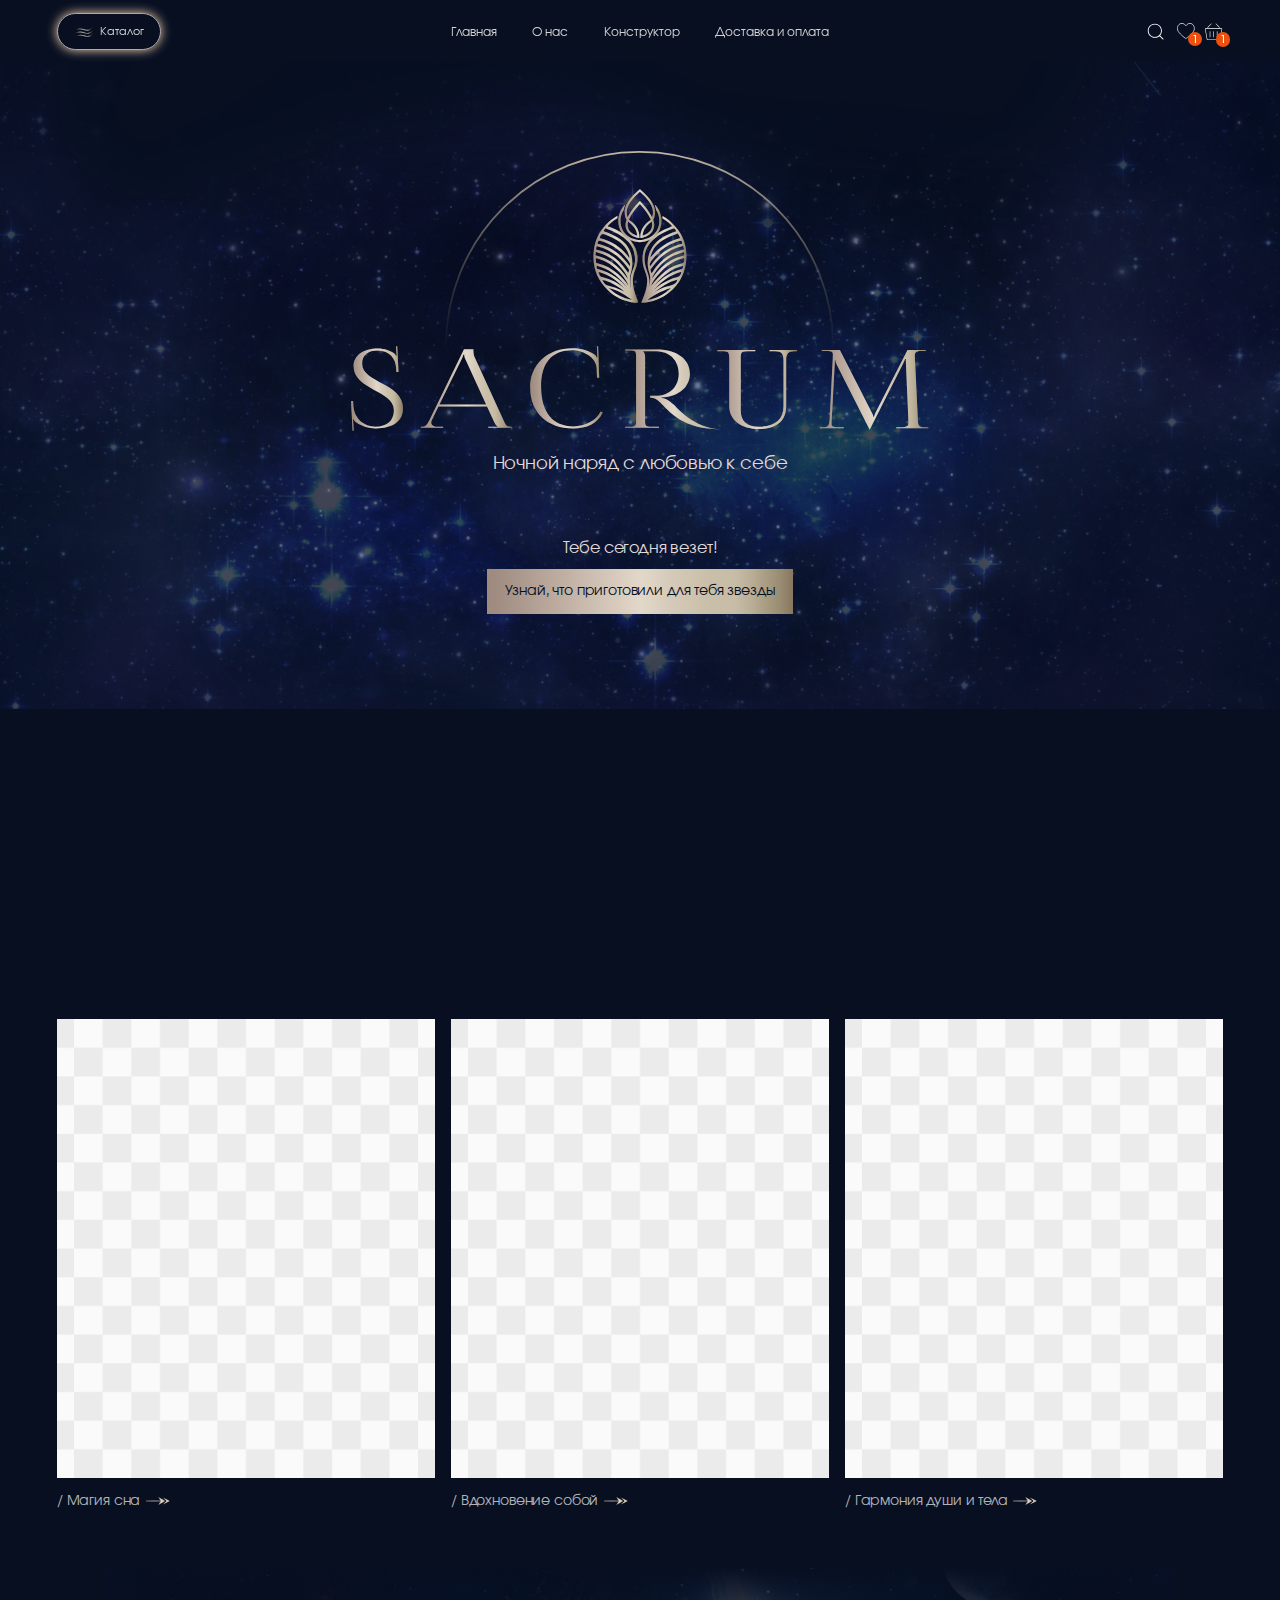
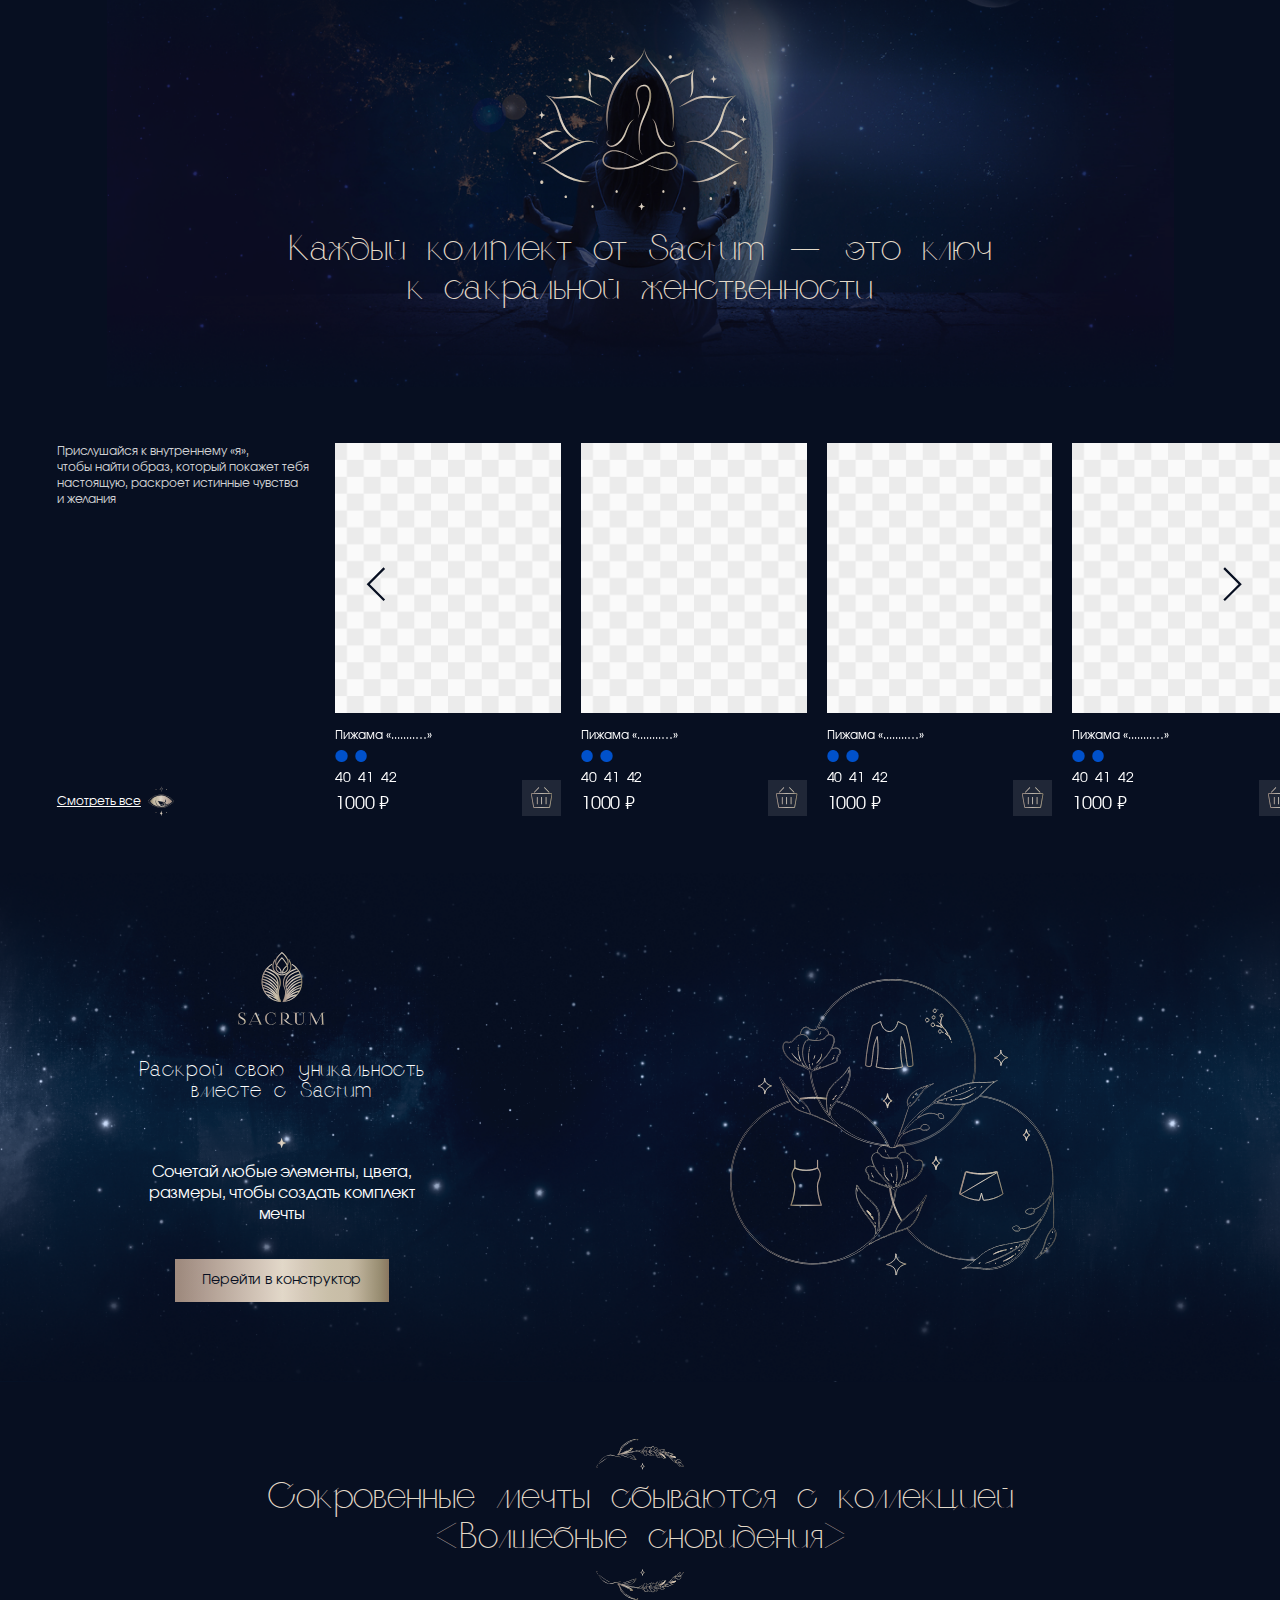
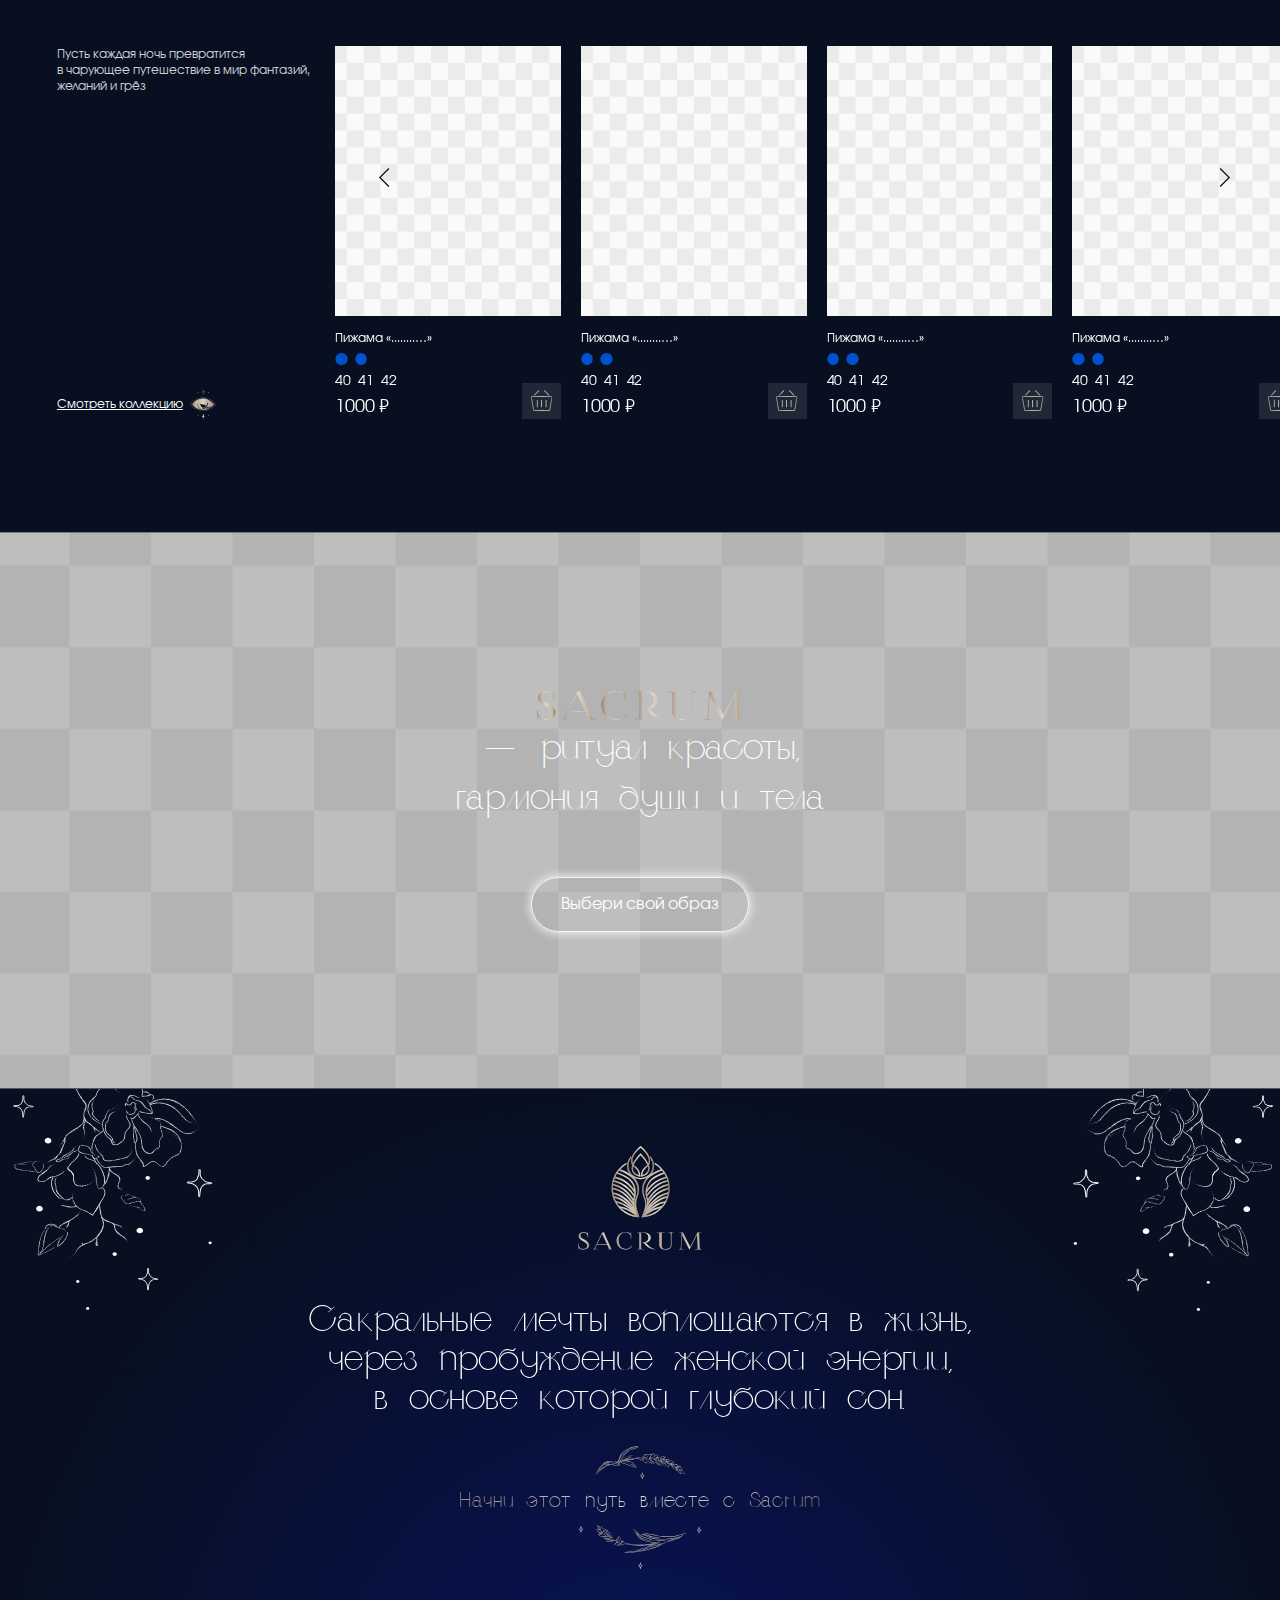
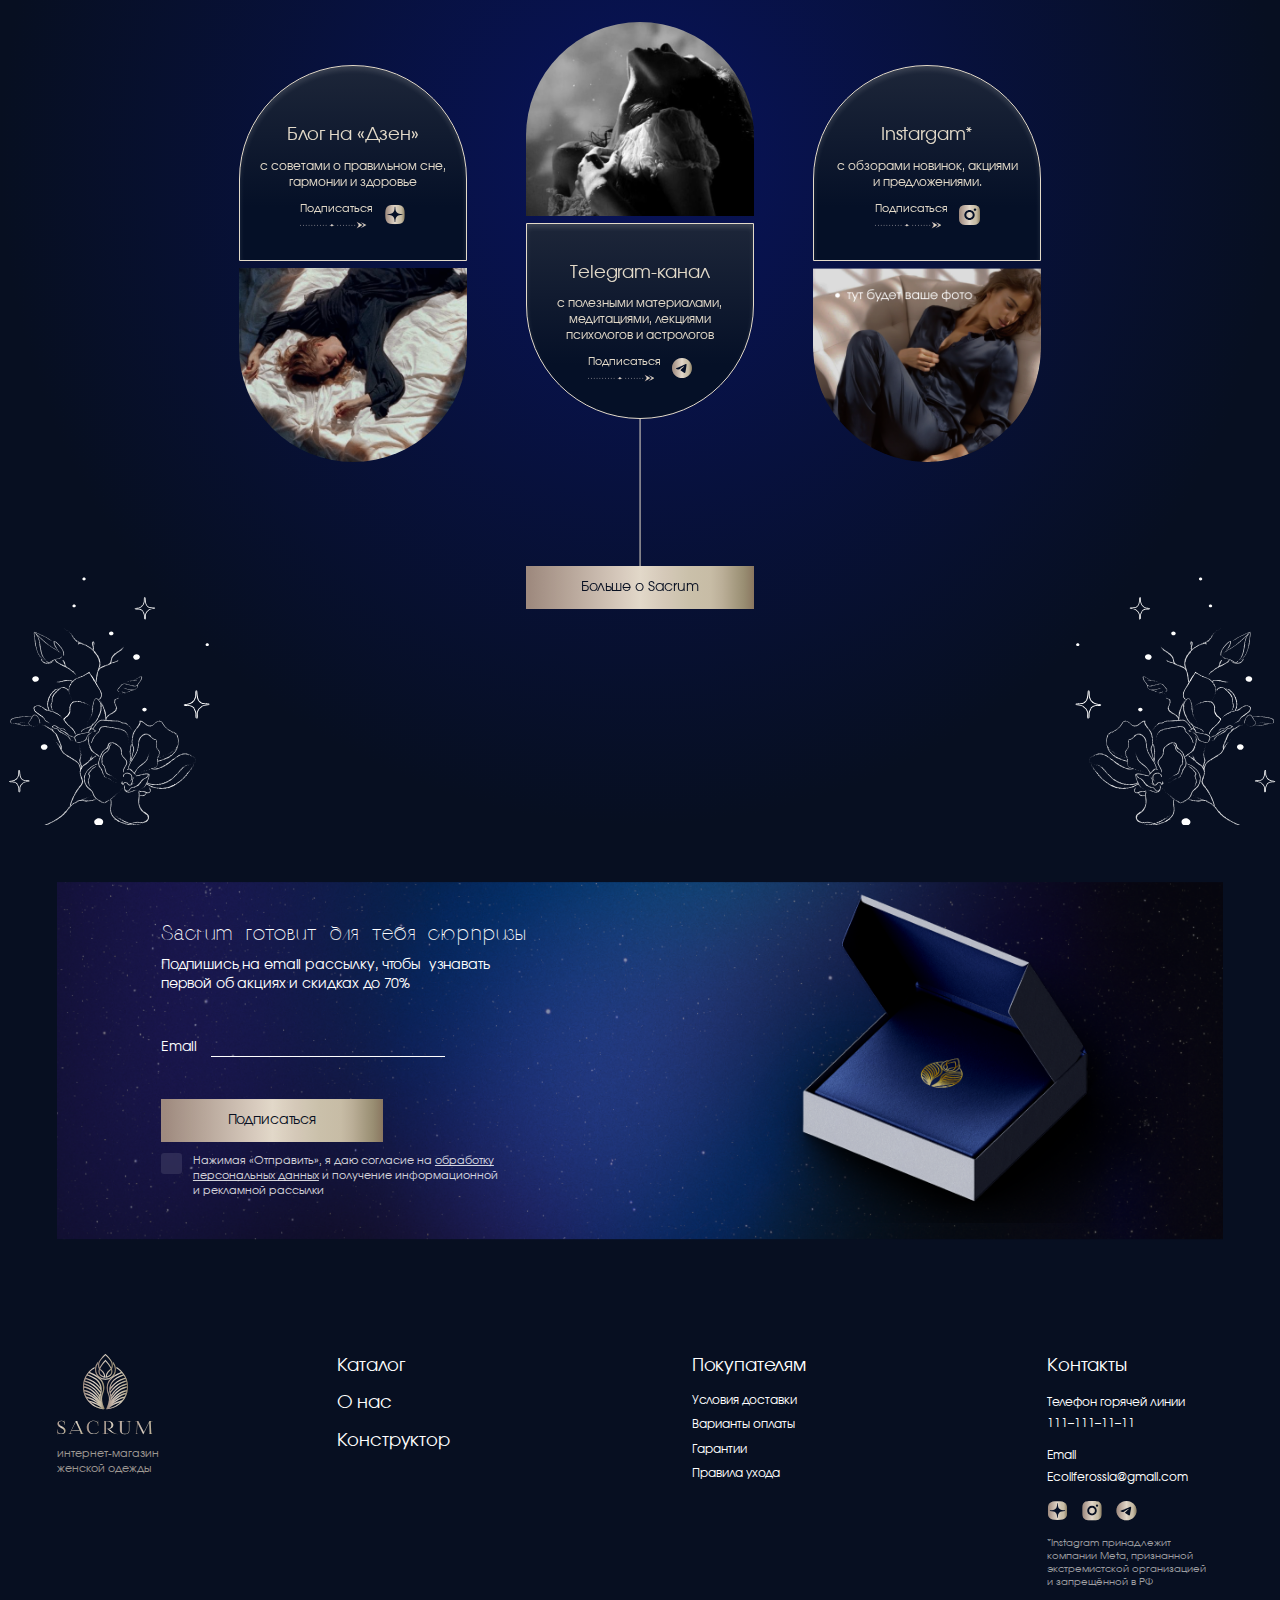
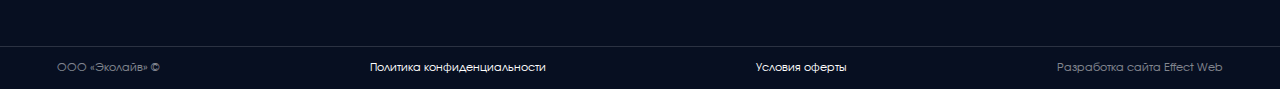
<file: index.html>
<!DOCTYPE html>
<html lang="ru">

<head>
    <meta charset="UTF-8">
    <meta name="viewport" content="width=device-width, initial-scale=1.0">
    <title>Sacrum</title>
    <link rel="stylesheet" href="https://cdn.jsdelivr.net/npm/swiper@11/swiper-bundle.min.css" />
    <script src="https://cdn.jsdelivr.net/npm/swiper@11/swiper-bundle.min.js"></script>
    <script src="https://code.jquery.com/jquery-3.7.1.min.js"></script>


    <link rel="stylesheet" href="asssets/fonts/stylesheet.css">
    <link rel="stylesheet" href="asssets/css/style.css">
</head>

<body class="main_page">
    <header id="header">
        <div class="container">
            <div class="header__wrap">
                <div class="header__left">
                    <button class="header__menu_mobile">
                        <svg width="16" height="16" viewBox="0 0 16 16" fill="none" xmlns="http://www.w3.org/2000/svg">
                            <rect y="2.5" width="16" height="1" rx="0.5" fill="white" />
                            <rect y="7.5" width="16" height="1" rx="0.5" fill="white" />
                            <rect y="12.5" width="16" height="1" rx="0.5" fill="white" />
                        </svg>
                    </button>
                    <a href="" class="header__catalog">
                        <svg xmlns="http://www.w3.org/2000/svg" width="23" height="14" viewBox="0 0 23 14" fill="none">
                            <path
                                d="M19.6706 3.54545C20.0762 3.13131 20.3989 2.69123 20.6531 2.27413C20.4246 2.83539 20.1066 3.44894 19.667 4.02527C19.0148 4.88043 18.0957 5.65274 16.8019 6.05386C15.5074 6.45516 13.8243 6.48911 11.6373 5.84365C7.06087 4.49291 4.35578 4.66365 2.78465 5.19126C2.49229 5.28944 2.23955 5.39987 2.02169 5.5149C2.30848 5.25791 2.6692 4.99351 3.11728 4.75664C4.69691 3.92161 7.38927 3.41518 11.8087 4.83391L11.8546 4.69109L11.8087 4.83391C13.8027 5.47398 15.411 5.51955 16.7027 5.21838C17.9949 4.91711 18.9598 4.27127 19.6706 3.54545ZM20.0391 7.05153C20.4447 6.63738 20.7674 6.19731 21.0216 5.78021C20.7931 6.34147 20.4751 6.95502 20.0356 7.53135C19.3833 8.38651 18.4642 9.15882 17.1704 9.55994C15.8759 9.96124 14.1928 9.99519 12.0058 9.34973C7.42937 7.99899 4.72428 8.16973 3.15315 8.69734C2.86079 8.79552 2.60805 8.90595 2.3902 9.02098C2.67698 8.76398 3.0377 8.49959 3.48578 8.26272C5.06541 7.42769 7.75778 6.92125 12.1772 8.33998L12.2231 8.19716L12.1772 8.33999C14.1712 8.98006 15.7795 9.02563 17.0712 8.72446C18.3634 8.42318 19.3283 7.77735 20.0391 7.05153ZM20.4076 10.5576C20.8132 10.1435 21.1359 9.70339 21.3901 9.28629C21.1616 9.84755 20.8436 10.4611 20.4041 11.0374C19.7518 11.8926 18.8327 12.6649 17.5389 13.066C16.2444 13.4673 14.5613 13.5013 12.3743 12.8558C7.79788 11.5051 5.09278 11.6758 3.52165 12.2034C3.2293 12.3016 2.97656 12.412 2.7587 12.5271C3.04549 12.2701 3.4062 12.0057 3.85429 11.7688C5.43391 10.9338 8.12628 10.4273 12.5457 11.8461L12.5916 11.7032L12.5457 11.8461C14.5397 12.4861 16.148 12.5317 17.4397 12.2305C18.7319 11.9293 19.6969 11.2834 20.4076 10.5576Z"
                                fill="url(#paint0_linear_2001_634)" />
                            <path
                                d="M19.6706 3.54545C20.0762 3.13131 20.3989 2.69123 20.6531 2.27413C20.4246 2.83539 20.1066 3.44894 19.667 4.02527C19.0148 4.88043 18.0957 5.65274 16.8019 6.05386C15.5074 6.45516 13.8243 6.48911 11.6373 5.84365C7.06087 4.49291 4.35578 4.66365 2.78465 5.19126C2.49229 5.28944 2.23955 5.39987 2.02169 5.5149C2.30848 5.25791 2.6692 4.99351 3.11728 4.75664C4.69691 3.92161 7.38927 3.41518 11.8087 4.83391L11.8546 4.69109L11.8087 4.83391C13.8027 5.47398 15.411 5.51955 16.7027 5.21838C17.9949 4.91711 18.9598 4.27127 19.6706 3.54545ZM20.0391 7.05153C20.4447 6.63738 20.7674 6.19731 21.0216 5.78021C20.7931 6.34147 20.4751 6.95502 20.0356 7.53135C19.3833 8.38651 18.4642 9.15882 17.1704 9.55994C15.8759 9.96124 14.1928 9.99519 12.0058 9.34973C7.42937 7.99899 4.72428 8.16973 3.15315 8.69734C2.86079 8.79552 2.60805 8.90595 2.3902 9.02098C2.67698 8.76398 3.0377 8.49959 3.48578 8.26272C5.06541 7.42769 7.75778 6.92125 12.1772 8.33998L12.2231 8.19716L12.1772 8.33999C14.1712 8.98006 15.7795 9.02563 17.0712 8.72446C18.3634 8.42318 19.3283 7.77735 20.0391 7.05153ZM20.4076 10.5576C20.8132 10.1435 21.1359 9.70339 21.3901 9.28629C21.1616 9.84755 20.8436 10.4611 20.4041 11.0374C19.7518 11.8926 18.8327 12.6649 17.5389 13.066C16.2444 13.4673 14.5613 13.5013 12.3743 12.8558C7.79788 11.5051 5.09278 11.6758 3.52165 12.2034C3.2293 12.3016 2.97656 12.412 2.7587 12.5271C3.04549 12.2701 3.4062 12.0057 3.85429 11.7688C5.43391 10.9338 8.12628 10.4273 12.5457 11.8461L12.5916 11.7032L12.5457 11.8461C14.5397 12.4861 16.148 12.5317 17.4397 12.2305C18.7319 11.9293 19.6969 11.2834 20.4076 10.5576Z"
                                fill="#FFE9BF" fill-opacity="0.24" style="mix-blend-mode:saturation" />
                            <path
                                d="M19.6706 3.54545C20.0762 3.13131 20.3989 2.69123 20.6531 2.27413C20.4246 2.83539 20.1066 3.44894 19.667 4.02527C19.0148 4.88043 18.0957 5.65274 16.8019 6.05386C15.5074 6.45516 13.8243 6.48911 11.6373 5.84365C7.06087 4.49291 4.35578 4.66365 2.78465 5.19126C2.49229 5.28944 2.23955 5.39987 2.02169 5.5149C2.30848 5.25791 2.6692 4.99351 3.11728 4.75664C4.69691 3.92161 7.38927 3.41518 11.8087 4.83391L11.8546 4.69109L11.8087 4.83391C13.8027 5.47398 15.411 5.51955 16.7027 5.21838C17.9949 4.91711 18.9598 4.27127 19.6706 3.54545ZM20.0391 7.05153C20.4447 6.63738 20.7674 6.19731 21.0216 5.78021C20.7931 6.34147 20.4751 6.95502 20.0356 7.53135C19.3833 8.38651 18.4642 9.15882 17.1704 9.55994C15.8759 9.96124 14.1928 9.99519 12.0058 9.34973C7.42937 7.99899 4.72428 8.16973 3.15315 8.69734C2.86079 8.79552 2.60805 8.90595 2.3902 9.02098C2.67698 8.76398 3.0377 8.49959 3.48578 8.26272C5.06541 7.42769 7.75778 6.92125 12.1772 8.33998L12.2231 8.19716L12.1772 8.33999C14.1712 8.98006 15.7795 9.02563 17.0712 8.72446C18.3634 8.42318 19.3283 7.77735 20.0391 7.05153ZM20.4076 10.5576C20.8132 10.1435 21.1359 9.70339 21.3901 9.28629C21.1616 9.84755 20.8436 10.4611 20.4041 11.0374C19.7518 11.8926 18.8327 12.6649 17.5389 13.066C16.2444 13.4673 14.5613 13.5013 12.3743 12.8558C7.79788 11.5051 5.09278 11.6758 3.52165 12.2034C3.2293 12.3016 2.97656 12.412 2.7587 12.5271C3.04549 12.2701 3.4062 12.0057 3.85429 11.7688C5.43391 10.9338 8.12628 10.4273 12.5457 11.8461L12.5916 11.7032L12.5457 11.8461C14.5397 12.4861 16.148 12.5317 17.4397 12.2305C18.7319 11.9293 19.6969 11.2834 20.4076 10.5576Z"
                                stroke="#070F21" stroke-width="0.3" stroke-linejoin="round" />
                            <defs>
                                <linearGradient id="paint0_linear_2001_634" x1="0.917638" y1="6.99844" x2="22.1735"
                                    y2="6.99844" gradientUnits="userSpaceOnUse">
                                    <stop offset="0.0186222" stop-color="#9A8C84" />
                                    <stop offset="0.4235" stop-color="#D3CCC5" />
                                    <stop offset="0.4999" stop-color="#DED9D1" />
                                    <stop offset="0.5991" stop-color="#D1CAC0" />
                                    <stop offset="0.7129" stop-color="#C7C0B1" />
                                    <stop offset="0.8064" stop-color="#C4BCAC" />
                                    <stop offset="0.8566" stop-color="#B8AF9E" />
                                    <stop offset="0.9516" stop-color="#978E78" />
                                    <stop offset="0.9972" stop-color="#867664" />
                                </linearGradient>
                            </defs>
                        </svg>
                        Каталог
                    </a>
                </div>
                <div class="header__center">
                    <nav>
                        <ul>
                            <li>
                                <a href="">
                                    Главная
                                </a>
                            </li>
                            <li>
                                <a href="">
                                    О нас
                                </a>
                            </li>
                            <li>
                                <a href="">
                                    Конструктор
                                </a>
                            </li>
                            <li>
                                <a href="">
                                    Доставка и оплата
                                </a>
                            </li>
                        </ul>
                    </nav>
                </div>
                <div class="header__right">
                    <div class="header__search__wrap">
                        <input type="text" placeholder="Начните вводить">
                        <button>
                            <svg width="24" height="24" viewBox="0 0 24 24" fill="none"
                                xmlns="http://www.w3.org/2000/svg">
                                <path
                                    d="M20.0313 20.7901C20.4913 21.2501 21.2013 20.5401 20.7413 20.0901L16.9913 16.3301C18.3071 14.8748 19.0343 12.982 19.0313 11.0201C19.0313 6.63006 15.4613 3.06006 11.0713 3.06006C6.68133 3.06006 3.11133 6.63006 3.11133 11.0201C3.11133 15.4101 6.68133 18.9801 11.0713 18.9801C13.0513 18.9801 14.8813 18.2501 16.2813 17.0401L20.0313 20.7901ZM4.11033 11.0201C4.11033 7.18006 7.24033 4.06006 11.0703 4.06006C14.9103 4.06006 18.0303 7.18006 18.0303 11.0201C18.0303 14.8601 14.9103 17.9801 11.0703 17.9801C7.24033 17.9801 4.11033 14.8601 4.11033 11.0201Z"
                                    fill="white" />
                            </svg>
                        </button>
                    </div>
                    <button class="header__search">
                        <svg width="24" height="24" viewBox="0 0 24 24" fill="none" xmlns="http://www.w3.org/2000/svg">
                            <path
                                d="M20.0313 20.7901C20.4913 21.2501 21.2013 20.5401 20.7413 20.0901L16.9913 16.3301C18.3071 14.8748 19.0343 12.982 19.0313 11.0201C19.0313 6.63006 15.4613 3.06006 11.0713 3.06006C6.68133 3.06006 3.11133 6.63006 3.11133 11.0201C3.11133 15.4101 6.68133 18.9801 11.0713 18.9801C13.0513 18.9801 14.8813 18.2501 16.2813 17.0401L20.0313 20.7901ZM4.11033 11.0201C4.11033 7.18006 7.24033 4.06006 11.0703 4.06006C14.9103 4.06006 18.0303 7.18006 18.0303 11.0201C18.0303 14.8601 14.9103 17.9801 11.0703 17.9801C7.24033 17.9801 4.11033 14.8601 4.11033 11.0201Z"
                                fill="white" />
                        </svg>
                    </button>
                    <a href="" class="header__wishlist">
                        <svg width="20" height="19" viewBox="0 0 20 19" fill="none" xmlns="http://www.w3.org/2000/svg">
                            <path
                                d="M9.99953 17.6128C9.99953 17.6128 15.9229 13.4997 18.5027 9.54631C21.0569 5.63304 18.5968 1.28397 15.7002 0.553356C11.8537 -0.417776 9.99953 3.34117 9.99953 3.34117C9.99953 3.34117 8.1456 -0.417776 4.29912 0.553356C1.40222 1.2845 -1.05727 5.63357 1.4964 9.54631C4.07616 13.4997 9.99953 17.6128 9.99953 17.6128Z"
                                stroke="white" stroke-width="0.798191" stroke-linejoin="round" />
                        </svg>

                        <span>
                            1
                        </span>
                    </a>
                    <a href="" class="header__cart">
                        <svg width="20" height="20" viewBox="0 0 20 20" fill="none" xmlns="http://www.w3.org/2000/svg">
                            <path
                                d="M13.6665 9.33512C13.8512 9.33512 13.9998 9.48379 13.9998 9.66846V15.6685C13.9998 15.8531 13.8512 16.0018 13.6665 16.0018C13.4818 16.0018 13.3332 15.8531 13.3332 15.6685V9.66846C13.3332 9.48379 13.4818 9.33512 13.6665 9.33512ZM9.66649 9.33512C9.85116 9.33512 9.99982 9.48379 9.99982 9.66846V15.6685C9.99982 15.8531 9.85116 16.0018 9.66649 16.0018C9.48182 16.0018 9.33316 15.8531 9.33316 15.6685V9.66846C9.33316 9.48379 9.48182 9.33512 9.66649 9.33512ZM5.66649 9.33512C5.85116 9.33512 5.99982 9.48379 5.99982 9.66846V15.6685C5.99982 15.8531 5.85116 16.0018 5.66649 16.0018C5.48182 16.0018 5.33316 15.8531 5.33316 15.6685V9.66846C5.33316 9.48379 5.48182 9.33512 5.66649 9.33512ZM12.3505 0.668457C12.4372 0.668457 12.5192 0.707124 12.5792 0.768457L16.5725 4.76846C16.8672 5.06512 16.3992 5.53846 16.1012 5.24046L12.1078 1.24046C11.8932 1.02846 12.0112 0.668457 12.3505 0.668457ZM6.98249 0.668457C6.89582 0.668457 6.81382 0.707124 6.75382 0.768457L2.76049 4.76846C2.46582 5.06512 2.93382 5.53846 3.23182 5.24046L7.22516 1.24046C7.44116 1.02846 7.32249 0.668457 6.98316 0.668457H6.98249ZM0.999824 6.00179C0.723824 6.00179 0.46849 6.10846 0.275824 6.28979C0.0824903 6.47112 -0.0481764 6.75646 0.00515694 7.05912L2.00516 18.3925C2.04649 18.6258 2.14049 18.8525 2.30716 19.0325C2.47382 19.2111 2.72449 19.3351 3.00049 19.3351H16.3338C16.6098 19.3351 16.8605 19.2111 17.0272 19.0318C17.1938 18.8518 17.2872 18.6265 17.3285 18.3918L19.3285 7.05846C19.3818 6.75646 19.2505 6.47179 19.0578 6.28979C18.8638 6.10846 18.6092 6.00179 18.3332 6.00179H0.999824ZM0.999824 6.66846H18.3332C18.6665 6.66846 18.7092 6.80512 18.6718 6.94446L16.6718 18.2778C16.5918 18.5738 16.5185 18.6685 16.3332 18.6685H2.99982C2.75649 18.6685 2.72649 18.5218 2.66116 18.2778L0.661157 6.94446C0.619824 6.72446 0.833157 6.66846 0.999824 6.66846Z"
                                fill="white" />
                        </svg>

                        <span>
                            1
                        </span>
                    </a>
                </div>
            </div>
        </div>
    </header>
    <section class="promo">
        <div class="container">
            <div class="promo__wrap">
                <img src="asssets/images/promo_logo.svg" alt="" class="promo__logo">
                <div class="promo__subtitle">
                    Ночной наряд с любовью к себе
                </div>
                <div class="promo__text">
                    Тебе сегодня везет!
                </div>
                <button class="promo__btn">
                    Узнай, что приготовили для тебя звезды
                </button>
            </div>
        </div>
    </section>
    <section class="category">
        <div class="container">
            <div class="category__wrap">
                <a href="" class="category__item">
                    <div class="category__item__img">
                        <img src="asssets/images/category.png" alt="">
                    </div>
                    <div class="category__item__text">
                        / Магия сна
                        <svg xmlns="http://www.w3.org/2000/svg" width="27" height="9" viewBox="0 0 27 9" fill="none">
                            <g clip-path="url(#clip0_103_9426)">
                                <path d="M17.7593 4.12988H0V4.8521H17.7593V4.12988Z"
                                    fill="url(#paint0_linear_103_9426)" />
                                <path d="M17.7593 4.12988H0V4.8521H17.7593V4.12988Z" fill="#FFE9BF" fill-opacity="0.24"
                                    style="mix-blend-mode:saturation" />
                                <path d="M18.8516 0.5L26.8516 4.5L18.8516 8.5L23.259 4.5L18.8516 0.5Z"
                                    fill="url(#paint1_linear_103_9426)" />
                                <path d="M18.8516 0.5L26.8516 4.5L18.8516 8.5L23.259 4.5L18.8516 0.5Z" fill="#FFE9BF"
                                    fill-opacity="0.24" style="mix-blend-mode:saturation" />
                                <path d="M13.7773 0L21.5736 4.5L13.7773 9L16.5736 4.5L13.7773 0Z"
                                    fill="url(#paint2_linear_103_9426)" />
                                <path d="M13.7773 0L21.5736 4.5L13.7773 9L16.5736 4.5L13.7773 0Z" fill="#FFE9BF"
                                    fill-opacity="0.24" style="mix-blend-mode:saturation" />
                            </g>
                            <defs>
                                <linearGradient id="paint0_linear_103_9426" x1="0.00627332" y1="4.49091" x2="17.8299"
                                    y2="4.49091" gradientUnits="userSpaceOnUse">
                                    <stop offset="0.0186222" stop-color="#9A8C84" />
                                    <stop offset="0.4235" stop-color="#D3CCC5" />
                                    <stop offset="0.4999" stop-color="#DED9D1" />
                                    <stop offset="0.5991" stop-color="#D1CAC0" />
                                    <stop offset="0.7129" stop-color="#C7C0B1" />
                                    <stop offset="0.8064" stop-color="#C4BCAC" />
                                    <stop offset="0.8566" stop-color="#B8AF9E" />
                                    <stop offset="0.9516" stop-color="#978E78" />
                                    <stop offset="0.9972" stop-color="#867664" />
                                </linearGradient>
                                <linearGradient id="paint1_linear_103_9426" x1="18.8544" y1="4.49907" x2="26.8834"
                                    y2="4.49907" gradientUnits="userSpaceOnUse">
                                    <stop offset="0.0186222" stop-color="#9A8C84" />
                                    <stop offset="0.4235" stop-color="#D3CCC5" />
                                    <stop offset="0.4999" stop-color="#DED9D1" />
                                    <stop offset="0.5991" stop-color="#D1CAC0" />
                                    <stop offset="0.7129" stop-color="#C7C0B1" />
                                    <stop offset="0.8064" stop-color="#C4BCAC" />
                                    <stop offset="0.8566" stop-color="#B8AF9E" />
                                    <stop offset="0.9516" stop-color="#978E78" />
                                    <stop offset="0.9972" stop-color="#867664" />
                                </linearGradient>
                                <linearGradient id="paint2_linear_103_9426" x1="13.7801" y1="4.49895" x2="21.6047"
                                    y2="4.49895" gradientUnits="userSpaceOnUse">
                                    <stop offset="0.0186222" stop-color="#9A8C84" />
                                    <stop offset="0.4235" stop-color="#D3CCC5" />
                                    <stop offset="0.4999" stop-color="#DED9D1" />
                                    <stop offset="0.5991" stop-color="#D1CAC0" />
                                    <stop offset="0.7129" stop-color="#C7C0B1" />
                                    <stop offset="0.8064" stop-color="#C4BCAC" />
                                    <stop offset="0.8566" stop-color="#B8AF9E" />
                                    <stop offset="0.9516" stop-color="#978E78" />
                                    <stop offset="0.9972" stop-color="#867664" />
                                </linearGradient>
                                <clipPath id="clip0_103_9426">
                                    <rect width="26.8519" height="9" fill="white" />
                                </clipPath>
                            </defs>
                        </svg>
                    </div>
                </a>
                <a href="" class="category__item">
                    <div class="category__item__img">
                        <img src="asssets/images/category.png" alt="">
                    </div>
                    <div class="category__item__text">
                        / Вдохновение собой
                        <svg xmlns="http://www.w3.org/2000/svg" width="27" height="9" viewBox="0 0 27 9" fill="none">
                            <g clip-path="url(#clip0_103_9426)">
                                <path d="M17.7593 4.12988H0V4.8521H17.7593V4.12988Z"
                                    fill="url(#paint0_linear_103_9426)" />
                                <path d="M17.7593 4.12988H0V4.8521H17.7593V4.12988Z" fill="#FFE9BF" fill-opacity="0.24"
                                    style="mix-blend-mode:saturation" />
                                <path d="M18.8516 0.5L26.8516 4.5L18.8516 8.5L23.259 4.5L18.8516 0.5Z"
                                    fill="url(#paint1_linear_103_9426)" />
                                <path d="M18.8516 0.5L26.8516 4.5L18.8516 8.5L23.259 4.5L18.8516 0.5Z" fill="#FFE9BF"
                                    fill-opacity="0.24" style="mix-blend-mode:saturation" />
                                <path d="M13.7773 0L21.5736 4.5L13.7773 9L16.5736 4.5L13.7773 0Z"
                                    fill="url(#paint2_linear_103_9426)" />
                                <path d="M13.7773 0L21.5736 4.5L13.7773 9L16.5736 4.5L13.7773 0Z" fill="#FFE9BF"
                                    fill-opacity="0.24" style="mix-blend-mode:saturation" />
                            </g>
                            <defs>
                                <linearGradient id="paint0_linear_103_9426" x1="0.00627332" y1="4.49091" x2="17.8299"
                                    y2="4.49091" gradientUnits="userSpaceOnUse">
                                    <stop offset="0.0186222" stop-color="#9A8C84" />
                                    <stop offset="0.4235" stop-color="#D3CCC5" />
                                    <stop offset="0.4999" stop-color="#DED9D1" />
                                    <stop offset="0.5991" stop-color="#D1CAC0" />
                                    <stop offset="0.7129" stop-color="#C7C0B1" />
                                    <stop offset="0.8064" stop-color="#C4BCAC" />
                                    <stop offset="0.8566" stop-color="#B8AF9E" />
                                    <stop offset="0.9516" stop-color="#978E78" />
                                    <stop offset="0.9972" stop-color="#867664" />
                                </linearGradient>
                                <linearGradient id="paint1_linear_103_9426" x1="18.8544" y1="4.49907" x2="26.8834"
                                    y2="4.49907" gradientUnits="userSpaceOnUse">
                                    <stop offset="0.0186222" stop-color="#9A8C84" />
                                    <stop offset="0.4235" stop-color="#D3CCC5" />
                                    <stop offset="0.4999" stop-color="#DED9D1" />
                                    <stop offset="0.5991" stop-color="#D1CAC0" />
                                    <stop offset="0.7129" stop-color="#C7C0B1" />
                                    <stop offset="0.8064" stop-color="#C4BCAC" />
                                    <stop offset="0.8566" stop-color="#B8AF9E" />
                                    <stop offset="0.9516" stop-color="#978E78" />
                                    <stop offset="0.9972" stop-color="#867664" />
                                </linearGradient>
                                <linearGradient id="paint2_linear_103_9426" x1="13.7801" y1="4.49895" x2="21.6047"
                                    y2="4.49895" gradientUnits="userSpaceOnUse">
                                    <stop offset="0.0186222" stop-color="#9A8C84" />
                                    <stop offset="0.4235" stop-color="#D3CCC5" />
                                    <stop offset="0.4999" stop-color="#DED9D1" />
                                    <stop offset="0.5991" stop-color="#D1CAC0" />
                                    <stop offset="0.7129" stop-color="#C7C0B1" />
                                    <stop offset="0.8064" stop-color="#C4BCAC" />
                                    <stop offset="0.8566" stop-color="#B8AF9E" />
                                    <stop offset="0.9516" stop-color="#978E78" />
                                    <stop offset="0.9972" stop-color="#867664" />
                                </linearGradient>
                                <clipPath id="clip0_103_9426">
                                    <rect width="26.8519" height="9" fill="white" />
                                </clipPath>
                            </defs>
                        </svg>
                    </div>
                </a>
                <a href="" class="category__item">
                    <div class="category__item__img">
                        <img src="asssets/images/category.png" alt="">
                    </div>
                    <div class="category__item__text">
                        / Гармония души и тела
                        <svg xmlns="http://www.w3.org/2000/svg" width="27" height="9" viewBox="0 0 27 9" fill="none">
                            <g clip-path="url(#clip0_103_9426)">
                                <path d="M17.7593 4.12988H0V4.8521H17.7593V4.12988Z"
                                    fill="url(#paint0_linear_103_9426)" />
                                <path d="M17.7593 4.12988H0V4.8521H17.7593V4.12988Z" fill="#FFE9BF" fill-opacity="0.24"
                                    style="mix-blend-mode:saturation" />
                                <path d="M18.8516 0.5L26.8516 4.5L18.8516 8.5L23.259 4.5L18.8516 0.5Z"
                                    fill="url(#paint1_linear_103_9426)" />
                                <path d="M18.8516 0.5L26.8516 4.5L18.8516 8.5L23.259 4.5L18.8516 0.5Z" fill="#FFE9BF"
                                    fill-opacity="0.24" style="mix-blend-mode:saturation" />
                                <path d="M13.7773 0L21.5736 4.5L13.7773 9L16.5736 4.5L13.7773 0Z"
                                    fill="url(#paint2_linear_103_9426)" />
                                <path d="M13.7773 0L21.5736 4.5L13.7773 9L16.5736 4.5L13.7773 0Z" fill="#FFE9BF"
                                    fill-opacity="0.24" style="mix-blend-mode:saturation" />
                            </g>
                            <defs>
                                <linearGradient id="paint0_linear_103_9426" x1="0.00627332" y1="4.49091" x2="17.8299"
                                    y2="4.49091" gradientUnits="userSpaceOnUse">
                                    <stop offset="0.0186222" stop-color="#9A8C84" />
                                    <stop offset="0.4235" stop-color="#D3CCC5" />
                                    <stop offset="0.4999" stop-color="#DED9D1" />
                                    <stop offset="0.5991" stop-color="#D1CAC0" />
                                    <stop offset="0.7129" stop-color="#C7C0B1" />
                                    <stop offset="0.8064" stop-color="#C4BCAC" />
                                    <stop offset="0.8566" stop-color="#B8AF9E" />
                                    <stop offset="0.9516" stop-color="#978E78" />
                                    <stop offset="0.9972" stop-color="#867664" />
                                </linearGradient>
                                <linearGradient id="paint1_linear_103_9426" x1="18.8544" y1="4.49907" x2="26.8834"
                                    y2="4.49907" gradientUnits="userSpaceOnUse">
                                    <stop offset="0.0186222" stop-color="#9A8C84" />
                                    <stop offset="0.4235" stop-color="#D3CCC5" />
                                    <stop offset="0.4999" stop-color="#DED9D1" />
                                    <stop offset="0.5991" stop-color="#D1CAC0" />
                                    <stop offset="0.7129" stop-color="#C7C0B1" />
                                    <stop offset="0.8064" stop-color="#C4BCAC" />
                                    <stop offset="0.8566" stop-color="#B8AF9E" />
                                    <stop offset="0.9516" stop-color="#978E78" />
                                    <stop offset="0.9972" stop-color="#867664" />
                                </linearGradient>
                                <linearGradient id="paint2_linear_103_9426" x1="13.7801" y1="4.49895" x2="21.6047"
                                    y2="4.49895" gradientUnits="userSpaceOnUse">
                                    <stop offset="0.0186222" stop-color="#9A8C84" />
                                    <stop offset="0.4235" stop-color="#D3CCC5" />
                                    <stop offset="0.4999" stop-color="#DED9D1" />
                                    <stop offset="0.5991" stop-color="#D1CAC0" />
                                    <stop offset="0.7129" stop-color="#C7C0B1" />
                                    <stop offset="0.8064" stop-color="#C4BCAC" />
                                    <stop offset="0.8566" stop-color="#B8AF9E" />
                                    <stop offset="0.9516" stop-color="#978E78" />
                                    <stop offset="0.9972" stop-color="#867664" />
                                </linearGradient>
                                <clipPath id="clip0_103_9426">
                                    <rect width="26.8519" height="9" fill="white" />
                                </clipPath>
                            </defs>
                        </svg>
                    </div>
                </a>
            </div>
        </div>
    </section>
    <section class="baner">
        <div class="container">
            <div class="baner__wrap">
                <div class="baner__logo">
                    <img src="asssets/images/baner_logo.svg" alt="">
                </div>
                <div class="baner__text">
                    Каждый комплект от Sacrum — это ключ
                    к сакральной женственности
                </div>
            </div>
        </div>
    </section>
    <section class="main_catalog">
        <div class="main_catalog__wrap">
            <div class="main_catalog__left">
                <div class="main_catalog__text">
                    Прислушайся к внутреннему «я», чтобы найти образ, который покажет тебя настоящую, раскроет истинные
                    чувства
                    и желания
                </div>
                <a href="" class="main_catalog__btn">
                    Смотреть все
                    <img src="asssets/images/cat_btn.svg" alt="">
                </a>
            </div>
            <div class="main_catalog__right">
                <div class="swiper main_catalog__swiper">
                    <div class="swiper-wrapper">
                        <div class="swiper-slide">
                            <a href="" class="main_catalog__slide__container">
                                <div class="main_catalog__slide__img">
                                    <img src="asssets/images/catalog.png" alt="">
                                </div>
                                <div class="main_catalog__slide__name">
                                    Пижама «........…»
                                </div>
                                <div class="main_catalog__slide__info">
                                    <div class="left">
                                        <div class="main_catalog__slide__color">
                                            <img src="asssets/images/color.png" alt="">
                                            <img src="asssets/images/color.png" alt="">
                                        </div>
                                        <div class="main_catalog__slide__size">
                                            <span>
                                                40
                                            </span>
                                            <span>
                                                41
                                            </span>
                                            <span>
                                                42
                                            </span>
                                        </div>
                                        <div class="main_catalog__slide__price">
                                            1000 ₽
                                        </div>
                                    </div>
                                    <div class="right">
                                        <button class="main_catalog__slide__btn addproduct_popup__open">
                                            <svg xmlns="http://www.w3.org/2000/svg" width="24" height="24"
                                                viewBox="0 0 24 24" fill="none">
                                                <path
                                                    d="M16.9615 11.1727C17.1906 11.1727 17.375 11.3572 17.375 11.5862V19.0291C17.375 19.2582 17.1906 19.4426 16.9615 19.4426C16.7325 19.4426 16.5481 19.2582 16.5481 19.0291V11.5862C16.5481 11.3572 16.7325 11.1727 16.9615 11.1727ZM11.9996 11.1727C12.2287 11.1727 12.4131 11.3572 12.4131 11.5862V19.0291C12.4131 19.2582 12.2287 19.4426 11.9996 19.4426C11.7705 19.4426 11.5861 19.2582 11.5861 19.0291V11.5862C11.5861 11.3572 11.7705 11.1727 11.9996 11.1727ZM7.03767 11.1727C7.26675 11.1727 7.45117 11.3572 7.45117 11.5862V19.0291C7.45117 19.2582 7.26675 19.4426 7.03767 19.4426C6.8086 19.4426 6.62418 19.2582 6.62418 19.0291V11.5862C6.62418 11.3572 6.8086 11.1727 7.03767 11.1727ZM15.3291 0.421875C15.4366 0.421875 15.5383 0.46984 15.6127 0.545923L20.5664 5.50786C20.9319 5.87587 20.3514 6.46303 19.9817 6.09337L15.028 1.13143C14.7618 0.868449 14.9081 0.421875 15.3291 0.421875ZM8.67015 0.421875C8.56264 0.421875 8.46092 0.46984 8.38649 0.545923L3.43283 5.50786C3.0673 5.87587 3.64784 6.46303 4.01751 6.09337L8.97118 1.13143C9.23912 0.868449 9.09192 0.421875 8.67098 0.421875H8.67015ZM1.24875 7.03779C0.906372 7.03779 0.589635 7.17011 0.350635 7.39505C0.110808 7.61999 -0.0512822 7.97394 0.014877 8.3494L2.49585 22.4082C2.54712 22.6977 2.66372 22.9788 2.87047 23.2021C3.07722 23.4238 3.38817 23.5776 3.73054 23.5776H20.2703C20.6127 23.5776 20.9237 23.4238 21.1304 23.2013C21.3372 22.978 21.4529 22.6985 21.5042 22.4074L23.9852 8.34857C24.0513 7.97394 23.8884 7.62082 23.6494 7.39505C23.4088 7.17011 23.0928 7.03779 22.7505 7.03779H1.24875ZM1.24875 7.86478H22.7505C23.164 7.86478 23.2169 8.03431 23.1706 8.20716L20.6896 22.266C20.5904 22.6332 20.4994 22.7506 20.2695 22.7506H3.72971C3.42786 22.7506 3.39065 22.5687 3.3096 22.266L0.828635 8.20716C0.777361 7.93425 1.042 7.86478 1.24875 7.86478Z"
                                                    fill="url(#paint0_linear_2001_76)" />
                                                <path
                                                    d="M16.9615 11.1727C17.1906 11.1727 17.375 11.3572 17.375 11.5862V19.0291C17.375 19.2582 17.1906 19.4426 16.9615 19.4426C16.7325 19.4426 16.5481 19.2582 16.5481 19.0291V11.5862C16.5481 11.3572 16.7325 11.1727 16.9615 11.1727ZM11.9996 11.1727C12.2287 11.1727 12.4131 11.3572 12.4131 11.5862V19.0291C12.4131 19.2582 12.2287 19.4426 11.9996 19.4426C11.7705 19.4426 11.5861 19.2582 11.5861 19.0291V11.5862C11.5861 11.3572 11.7705 11.1727 11.9996 11.1727ZM7.03767 11.1727C7.26675 11.1727 7.45117 11.3572 7.45117 11.5862V19.0291C7.45117 19.2582 7.26675 19.4426 7.03767 19.4426C6.8086 19.4426 6.62418 19.2582 6.62418 19.0291V11.5862C6.62418 11.3572 6.8086 11.1727 7.03767 11.1727ZM15.3291 0.421875C15.4366 0.421875 15.5383 0.46984 15.6127 0.545923L20.5664 5.50786C20.9319 5.87587 20.3514 6.46303 19.9817 6.09337L15.028 1.13143C14.7618 0.868449 14.9081 0.421875 15.3291 0.421875ZM8.67015 0.421875C8.56264 0.421875 8.46092 0.46984 8.38649 0.545923L3.43283 5.50786C3.0673 5.87587 3.64784 6.46303 4.01751 6.09337L8.97118 1.13143C9.23912 0.868449 9.09192 0.421875 8.67098 0.421875H8.67015ZM1.24875 7.03779C0.906372 7.03779 0.589635 7.17011 0.350635 7.39505C0.110808 7.61999 -0.0512822 7.97394 0.014877 8.3494L2.49585 22.4082C2.54712 22.6977 2.66372 22.9788 2.87047 23.2021C3.07722 23.4238 3.38817 23.5776 3.73054 23.5776H20.2703C20.6127 23.5776 20.9237 23.4238 21.1304 23.2013C21.3372 22.978 21.4529 22.6985 21.5042 22.4074L23.9852 8.34857C24.0513 7.97394 23.8884 7.62082 23.6494 7.39505C23.4088 7.17011 23.0928 7.03779 22.7505 7.03779H1.24875ZM1.24875 7.86478H22.7505C23.164 7.86478 23.2169 8.03431 23.1706 8.20716L20.6896 22.266C20.5904 22.6332 20.4994 22.7506 20.2695 22.7506H3.72971C3.42786 22.7506 3.39065 22.5687 3.3096 22.266L0.828635 8.20716C0.777361 7.93425 1.042 7.86478 1.24875 7.86478Z"
                                                    fill="#FFE9BF" fill-opacity="0.24"
                                                    style="mix-blend-mode:saturation" />
                                                <defs>
                                                    <linearGradient id="paint0_linear_2001_76" x1="0.00847781"
                                                        y1="11.997" x2="24.0955" y2="11.997"
                                                        gradientUnits="userSpaceOnUse">
                                                        <stop offset="0.0186222" stop-color="#9A8C84" />
                                                        <stop offset="0.4235" stop-color="#D3CCC5" />
                                                        <stop offset="0.4999" stop-color="#DED9D1" />
                                                        <stop offset="0.5991" stop-color="#D1CAC0" />
                                                        <stop offset="0.7129" stop-color="#C7C0B1" />
                                                        <stop offset="0.8064" stop-color="#C4BCAC" />
                                                        <stop offset="0.8566" stop-color="#B8AF9E" />
                                                        <stop offset="0.9516" stop-color="#978E78" />
                                                        <stop offset="0.9972" stop-color="#867664" />
                                                    </linearGradient>
                                                </defs>
                                            </svg>
                                        </button>
                                    </div>
                                </div>

                            </a>
                        </div>
                        <div class="swiper-slide">
                            <a href="" class="main_catalog__slide__container">
                                <div class="main_catalog__slide__img">
                                    <img src="asssets/images/catalog.png" alt="">
                                </div>
                                <div class="main_catalog__slide__name">
                                    Пижама «........…»
                                </div>
                                <div class="main_catalog__slide__info">
                                    <div class="left">
                                        <div class="main_catalog__slide__color">
                                            <img src="asssets/images/color.png" alt="">
                                            <img src="asssets/images/color.png" alt="">
                                        </div>
                                        <div class="main_catalog__slide__size">
                                            <span>
                                                40
                                            </span>
                                            <span>
                                                41
                                            </span>
                                            <span>
                                                42
                                            </span>
                                        </div>
                                        <div class="main_catalog__slide__price">
                                            1000 ₽
                                        </div>
                                    </div>
                                    <div class="right">
                                        <button class="main_catalog__slide__btn addproduct_popup__open">
                                            <svg xmlns="http://www.w3.org/2000/svg" width="24" height="24"
                                                viewBox="0 0 24 24" fill="none">
                                                <path
                                                    d="M16.9615 11.1727C17.1906 11.1727 17.375 11.3572 17.375 11.5862V19.0291C17.375 19.2582 17.1906 19.4426 16.9615 19.4426C16.7325 19.4426 16.5481 19.2582 16.5481 19.0291V11.5862C16.5481 11.3572 16.7325 11.1727 16.9615 11.1727ZM11.9996 11.1727C12.2287 11.1727 12.4131 11.3572 12.4131 11.5862V19.0291C12.4131 19.2582 12.2287 19.4426 11.9996 19.4426C11.7705 19.4426 11.5861 19.2582 11.5861 19.0291V11.5862C11.5861 11.3572 11.7705 11.1727 11.9996 11.1727ZM7.03767 11.1727C7.26675 11.1727 7.45117 11.3572 7.45117 11.5862V19.0291C7.45117 19.2582 7.26675 19.4426 7.03767 19.4426C6.8086 19.4426 6.62418 19.2582 6.62418 19.0291V11.5862C6.62418 11.3572 6.8086 11.1727 7.03767 11.1727ZM15.3291 0.421875C15.4366 0.421875 15.5383 0.46984 15.6127 0.545923L20.5664 5.50786C20.9319 5.87587 20.3514 6.46303 19.9817 6.09337L15.028 1.13143C14.7618 0.868449 14.9081 0.421875 15.3291 0.421875ZM8.67015 0.421875C8.56264 0.421875 8.46092 0.46984 8.38649 0.545923L3.43283 5.50786C3.0673 5.87587 3.64784 6.46303 4.01751 6.09337L8.97118 1.13143C9.23912 0.868449 9.09192 0.421875 8.67098 0.421875H8.67015ZM1.24875 7.03779C0.906372 7.03779 0.589635 7.17011 0.350635 7.39505C0.110808 7.61999 -0.0512822 7.97394 0.014877 8.3494L2.49585 22.4082C2.54712 22.6977 2.66372 22.9788 2.87047 23.2021C3.07722 23.4238 3.38817 23.5776 3.73054 23.5776H20.2703C20.6127 23.5776 20.9237 23.4238 21.1304 23.2013C21.3372 22.978 21.4529 22.6985 21.5042 22.4074L23.9852 8.34857C24.0513 7.97394 23.8884 7.62082 23.6494 7.39505C23.4088 7.17011 23.0928 7.03779 22.7505 7.03779H1.24875ZM1.24875 7.86478H22.7505C23.164 7.86478 23.2169 8.03431 23.1706 8.20716L20.6896 22.266C20.5904 22.6332 20.4994 22.7506 20.2695 22.7506H3.72971C3.42786 22.7506 3.39065 22.5687 3.3096 22.266L0.828635 8.20716C0.777361 7.93425 1.042 7.86478 1.24875 7.86478Z"
                                                    fill="url(#paint0_linear_2001_76)" />
                                                <path
                                                    d="M16.9615 11.1727C17.1906 11.1727 17.375 11.3572 17.375 11.5862V19.0291C17.375 19.2582 17.1906 19.4426 16.9615 19.4426C16.7325 19.4426 16.5481 19.2582 16.5481 19.0291V11.5862C16.5481 11.3572 16.7325 11.1727 16.9615 11.1727ZM11.9996 11.1727C12.2287 11.1727 12.4131 11.3572 12.4131 11.5862V19.0291C12.4131 19.2582 12.2287 19.4426 11.9996 19.4426C11.7705 19.4426 11.5861 19.2582 11.5861 19.0291V11.5862C11.5861 11.3572 11.7705 11.1727 11.9996 11.1727ZM7.03767 11.1727C7.26675 11.1727 7.45117 11.3572 7.45117 11.5862V19.0291C7.45117 19.2582 7.26675 19.4426 7.03767 19.4426C6.8086 19.4426 6.62418 19.2582 6.62418 19.0291V11.5862C6.62418 11.3572 6.8086 11.1727 7.03767 11.1727ZM15.3291 0.421875C15.4366 0.421875 15.5383 0.46984 15.6127 0.545923L20.5664 5.50786C20.9319 5.87587 20.3514 6.46303 19.9817 6.09337L15.028 1.13143C14.7618 0.868449 14.9081 0.421875 15.3291 0.421875ZM8.67015 0.421875C8.56264 0.421875 8.46092 0.46984 8.38649 0.545923L3.43283 5.50786C3.0673 5.87587 3.64784 6.46303 4.01751 6.09337L8.97118 1.13143C9.23912 0.868449 9.09192 0.421875 8.67098 0.421875H8.67015ZM1.24875 7.03779C0.906372 7.03779 0.589635 7.17011 0.350635 7.39505C0.110808 7.61999 -0.0512822 7.97394 0.014877 8.3494L2.49585 22.4082C2.54712 22.6977 2.66372 22.9788 2.87047 23.2021C3.07722 23.4238 3.38817 23.5776 3.73054 23.5776H20.2703C20.6127 23.5776 20.9237 23.4238 21.1304 23.2013C21.3372 22.978 21.4529 22.6985 21.5042 22.4074L23.9852 8.34857C24.0513 7.97394 23.8884 7.62082 23.6494 7.39505C23.4088 7.17011 23.0928 7.03779 22.7505 7.03779H1.24875ZM1.24875 7.86478H22.7505C23.164 7.86478 23.2169 8.03431 23.1706 8.20716L20.6896 22.266C20.5904 22.6332 20.4994 22.7506 20.2695 22.7506H3.72971C3.42786 22.7506 3.39065 22.5687 3.3096 22.266L0.828635 8.20716C0.777361 7.93425 1.042 7.86478 1.24875 7.86478Z"
                                                    fill="#FFE9BF" fill-opacity="0.24"
                                                    style="mix-blend-mode:saturation" />
                                                <defs>
                                                    <linearGradient id="paint0_linear_2001_76" x1="0.00847781"
                                                        y1="11.997" x2="24.0955" y2="11.997"
                                                        gradientUnits="userSpaceOnUse">
                                                        <stop offset="0.0186222" stop-color="#9A8C84" />
                                                        <stop offset="0.4235" stop-color="#D3CCC5" />
                                                        <stop offset="0.4999" stop-color="#DED9D1" />
                                                        <stop offset="0.5991" stop-color="#D1CAC0" />
                                                        <stop offset="0.7129" stop-color="#C7C0B1" />
                                                        <stop offset="0.8064" stop-color="#C4BCAC" />
                                                        <stop offset="0.8566" stop-color="#B8AF9E" />
                                                        <stop offset="0.9516" stop-color="#978E78" />
                                                        <stop offset="0.9972" stop-color="#867664" />
                                                    </linearGradient>
                                                </defs>
                                            </svg>
                                        </button>
                                    </div>
                                </div>

                            </a>
                        </div>
                        <div class="swiper-slide">
                            <a href="" class="main_catalog__slide__container">
                                <div class="main_catalog__slide__img">
                                    <img src="asssets/images/catalog.png" alt="">
                                </div>
                                <div class="main_catalog__slide__name">
                                    Пижама «........…»
                                </div>
                                <div class="main_catalog__slide__info">
                                    <div class="left">
                                        <div class="main_catalog__slide__color">
                                            <img src="asssets/images/color.png" alt="">
                                            <img src="asssets/images/color.png" alt="">
                                        </div>
                                        <div class="main_catalog__slide__size">
                                            <span>
                                                40
                                            </span>
                                            <span>
                                                41
                                            </span>
                                            <span>
                                                42
                                            </span>
                                        </div>
                                        <div class="main_catalog__slide__price">
                                            1000 ₽
                                        </div>
                                    </div>
                                    <div class="right">
                                        <button class="main_catalog__slide__btn addproduct_popup__open">
                                            <svg xmlns="http://www.w3.org/2000/svg" width="24" height="24"
                                                viewBox="0 0 24 24" fill="none">
                                                <path
                                                    d="M16.9615 11.1727C17.1906 11.1727 17.375 11.3572 17.375 11.5862V19.0291C17.375 19.2582 17.1906 19.4426 16.9615 19.4426C16.7325 19.4426 16.5481 19.2582 16.5481 19.0291V11.5862C16.5481 11.3572 16.7325 11.1727 16.9615 11.1727ZM11.9996 11.1727C12.2287 11.1727 12.4131 11.3572 12.4131 11.5862V19.0291C12.4131 19.2582 12.2287 19.4426 11.9996 19.4426C11.7705 19.4426 11.5861 19.2582 11.5861 19.0291V11.5862C11.5861 11.3572 11.7705 11.1727 11.9996 11.1727ZM7.03767 11.1727C7.26675 11.1727 7.45117 11.3572 7.45117 11.5862V19.0291C7.45117 19.2582 7.26675 19.4426 7.03767 19.4426C6.8086 19.4426 6.62418 19.2582 6.62418 19.0291V11.5862C6.62418 11.3572 6.8086 11.1727 7.03767 11.1727ZM15.3291 0.421875C15.4366 0.421875 15.5383 0.46984 15.6127 0.545923L20.5664 5.50786C20.9319 5.87587 20.3514 6.46303 19.9817 6.09337L15.028 1.13143C14.7618 0.868449 14.9081 0.421875 15.3291 0.421875ZM8.67015 0.421875C8.56264 0.421875 8.46092 0.46984 8.38649 0.545923L3.43283 5.50786C3.0673 5.87587 3.64784 6.46303 4.01751 6.09337L8.97118 1.13143C9.23912 0.868449 9.09192 0.421875 8.67098 0.421875H8.67015ZM1.24875 7.03779C0.906372 7.03779 0.589635 7.17011 0.350635 7.39505C0.110808 7.61999 -0.0512822 7.97394 0.014877 8.3494L2.49585 22.4082C2.54712 22.6977 2.66372 22.9788 2.87047 23.2021C3.07722 23.4238 3.38817 23.5776 3.73054 23.5776H20.2703C20.6127 23.5776 20.9237 23.4238 21.1304 23.2013C21.3372 22.978 21.4529 22.6985 21.5042 22.4074L23.9852 8.34857C24.0513 7.97394 23.8884 7.62082 23.6494 7.39505C23.4088 7.17011 23.0928 7.03779 22.7505 7.03779H1.24875ZM1.24875 7.86478H22.7505C23.164 7.86478 23.2169 8.03431 23.1706 8.20716L20.6896 22.266C20.5904 22.6332 20.4994 22.7506 20.2695 22.7506H3.72971C3.42786 22.7506 3.39065 22.5687 3.3096 22.266L0.828635 8.20716C0.777361 7.93425 1.042 7.86478 1.24875 7.86478Z"
                                                    fill="url(#paint0_linear_2001_76)" />
                                                <path
                                                    d="M16.9615 11.1727C17.1906 11.1727 17.375 11.3572 17.375 11.5862V19.0291C17.375 19.2582 17.1906 19.4426 16.9615 19.4426C16.7325 19.4426 16.5481 19.2582 16.5481 19.0291V11.5862C16.5481 11.3572 16.7325 11.1727 16.9615 11.1727ZM11.9996 11.1727C12.2287 11.1727 12.4131 11.3572 12.4131 11.5862V19.0291C12.4131 19.2582 12.2287 19.4426 11.9996 19.4426C11.7705 19.4426 11.5861 19.2582 11.5861 19.0291V11.5862C11.5861 11.3572 11.7705 11.1727 11.9996 11.1727ZM7.03767 11.1727C7.26675 11.1727 7.45117 11.3572 7.45117 11.5862V19.0291C7.45117 19.2582 7.26675 19.4426 7.03767 19.4426C6.8086 19.4426 6.62418 19.2582 6.62418 19.0291V11.5862C6.62418 11.3572 6.8086 11.1727 7.03767 11.1727ZM15.3291 0.421875C15.4366 0.421875 15.5383 0.46984 15.6127 0.545923L20.5664 5.50786C20.9319 5.87587 20.3514 6.46303 19.9817 6.09337L15.028 1.13143C14.7618 0.868449 14.9081 0.421875 15.3291 0.421875ZM8.67015 0.421875C8.56264 0.421875 8.46092 0.46984 8.38649 0.545923L3.43283 5.50786C3.0673 5.87587 3.64784 6.46303 4.01751 6.09337L8.97118 1.13143C9.23912 0.868449 9.09192 0.421875 8.67098 0.421875H8.67015ZM1.24875 7.03779C0.906372 7.03779 0.589635 7.17011 0.350635 7.39505C0.110808 7.61999 -0.0512822 7.97394 0.014877 8.3494L2.49585 22.4082C2.54712 22.6977 2.66372 22.9788 2.87047 23.2021C3.07722 23.4238 3.38817 23.5776 3.73054 23.5776H20.2703C20.6127 23.5776 20.9237 23.4238 21.1304 23.2013C21.3372 22.978 21.4529 22.6985 21.5042 22.4074L23.9852 8.34857C24.0513 7.97394 23.8884 7.62082 23.6494 7.39505C23.4088 7.17011 23.0928 7.03779 22.7505 7.03779H1.24875ZM1.24875 7.86478H22.7505C23.164 7.86478 23.2169 8.03431 23.1706 8.20716L20.6896 22.266C20.5904 22.6332 20.4994 22.7506 20.2695 22.7506H3.72971C3.42786 22.7506 3.39065 22.5687 3.3096 22.266L0.828635 8.20716C0.777361 7.93425 1.042 7.86478 1.24875 7.86478Z"
                                                    fill="#FFE9BF" fill-opacity="0.24"
                                                    style="mix-blend-mode:saturation" />
                                                <defs>
                                                    <linearGradient id="paint0_linear_2001_76" x1="0.00847781"
                                                        y1="11.997" x2="24.0955" y2="11.997"
                                                        gradientUnits="userSpaceOnUse">
                                                        <stop offset="0.0186222" stop-color="#9A8C84" />
                                                        <stop offset="0.4235" stop-color="#D3CCC5" />
                                                        <stop offset="0.4999" stop-color="#DED9D1" />
                                                        <stop offset="0.5991" stop-color="#D1CAC0" />
                                                        <stop offset="0.7129" stop-color="#C7C0B1" />
                                                        <stop offset="0.8064" stop-color="#C4BCAC" />
                                                        <stop offset="0.8566" stop-color="#B8AF9E" />
                                                        <stop offset="0.9516" stop-color="#978E78" />
                                                        <stop offset="0.9972" stop-color="#867664" />
                                                    </linearGradient>
                                                </defs>
                                            </svg>
                                        </button>
                                    </div>
                                </div>

                            </a>
                        </div>
                        <div class="swiper-slide">
                            <a href="" class="main_catalog__slide__container">
                                <div class="main_catalog__slide__img">
                                    <img src="asssets/images/catalog.png" alt="">
                                </div>
                                <div class="main_catalog__slide__name">
                                    Пижама «........…»
                                </div>
                                <div class="main_catalog__slide__info">
                                    <div class="left">
                                        <div class="main_catalog__slide__color">
                                            <img src="asssets/images/color.png" alt="">
                                            <img src="asssets/images/color.png" alt="">
                                        </div>
                                        <div class="main_catalog__slide__size">
                                            <span>
                                                40
                                            </span>
                                            <span>
                                                41
                                            </span>
                                            <span>
                                                42
                                            </span>
                                        </div>
                                        <div class="main_catalog__slide__price">
                                            1000 ₽
                                        </div>
                                    </div>
                                    <div class="right">
                                        <button class="main_catalog__slide__btn addproduct_popup__open">
                                            <svg xmlns="http://www.w3.org/2000/svg" width="24" height="24"
                                                viewBox="0 0 24 24" fill="none">
                                                <path
                                                    d="M16.9615 11.1727C17.1906 11.1727 17.375 11.3572 17.375 11.5862V19.0291C17.375 19.2582 17.1906 19.4426 16.9615 19.4426C16.7325 19.4426 16.5481 19.2582 16.5481 19.0291V11.5862C16.5481 11.3572 16.7325 11.1727 16.9615 11.1727ZM11.9996 11.1727C12.2287 11.1727 12.4131 11.3572 12.4131 11.5862V19.0291C12.4131 19.2582 12.2287 19.4426 11.9996 19.4426C11.7705 19.4426 11.5861 19.2582 11.5861 19.0291V11.5862C11.5861 11.3572 11.7705 11.1727 11.9996 11.1727ZM7.03767 11.1727C7.26675 11.1727 7.45117 11.3572 7.45117 11.5862V19.0291C7.45117 19.2582 7.26675 19.4426 7.03767 19.4426C6.8086 19.4426 6.62418 19.2582 6.62418 19.0291V11.5862C6.62418 11.3572 6.8086 11.1727 7.03767 11.1727ZM15.3291 0.421875C15.4366 0.421875 15.5383 0.46984 15.6127 0.545923L20.5664 5.50786C20.9319 5.87587 20.3514 6.46303 19.9817 6.09337L15.028 1.13143C14.7618 0.868449 14.9081 0.421875 15.3291 0.421875ZM8.67015 0.421875C8.56264 0.421875 8.46092 0.46984 8.38649 0.545923L3.43283 5.50786C3.0673 5.87587 3.64784 6.46303 4.01751 6.09337L8.97118 1.13143C9.23912 0.868449 9.09192 0.421875 8.67098 0.421875H8.67015ZM1.24875 7.03779C0.906372 7.03779 0.589635 7.17011 0.350635 7.39505C0.110808 7.61999 -0.0512822 7.97394 0.014877 8.3494L2.49585 22.4082C2.54712 22.6977 2.66372 22.9788 2.87047 23.2021C3.07722 23.4238 3.38817 23.5776 3.73054 23.5776H20.2703C20.6127 23.5776 20.9237 23.4238 21.1304 23.2013C21.3372 22.978 21.4529 22.6985 21.5042 22.4074L23.9852 8.34857C24.0513 7.97394 23.8884 7.62082 23.6494 7.39505C23.4088 7.17011 23.0928 7.03779 22.7505 7.03779H1.24875ZM1.24875 7.86478H22.7505C23.164 7.86478 23.2169 8.03431 23.1706 8.20716L20.6896 22.266C20.5904 22.6332 20.4994 22.7506 20.2695 22.7506H3.72971C3.42786 22.7506 3.39065 22.5687 3.3096 22.266L0.828635 8.20716C0.777361 7.93425 1.042 7.86478 1.24875 7.86478Z"
                                                    fill="url(#paint0_linear_2001_76)" />
                                                <path
                                                    d="M16.9615 11.1727C17.1906 11.1727 17.375 11.3572 17.375 11.5862V19.0291C17.375 19.2582 17.1906 19.4426 16.9615 19.4426C16.7325 19.4426 16.5481 19.2582 16.5481 19.0291V11.5862C16.5481 11.3572 16.7325 11.1727 16.9615 11.1727ZM11.9996 11.1727C12.2287 11.1727 12.4131 11.3572 12.4131 11.5862V19.0291C12.4131 19.2582 12.2287 19.4426 11.9996 19.4426C11.7705 19.4426 11.5861 19.2582 11.5861 19.0291V11.5862C11.5861 11.3572 11.7705 11.1727 11.9996 11.1727ZM7.03767 11.1727C7.26675 11.1727 7.45117 11.3572 7.45117 11.5862V19.0291C7.45117 19.2582 7.26675 19.4426 7.03767 19.4426C6.8086 19.4426 6.62418 19.2582 6.62418 19.0291V11.5862C6.62418 11.3572 6.8086 11.1727 7.03767 11.1727ZM15.3291 0.421875C15.4366 0.421875 15.5383 0.46984 15.6127 0.545923L20.5664 5.50786C20.9319 5.87587 20.3514 6.46303 19.9817 6.09337L15.028 1.13143C14.7618 0.868449 14.9081 0.421875 15.3291 0.421875ZM8.67015 0.421875C8.56264 0.421875 8.46092 0.46984 8.38649 0.545923L3.43283 5.50786C3.0673 5.87587 3.64784 6.46303 4.01751 6.09337L8.97118 1.13143C9.23912 0.868449 9.09192 0.421875 8.67098 0.421875H8.67015ZM1.24875 7.03779C0.906372 7.03779 0.589635 7.17011 0.350635 7.39505C0.110808 7.61999 -0.0512822 7.97394 0.014877 8.3494L2.49585 22.4082C2.54712 22.6977 2.66372 22.9788 2.87047 23.2021C3.07722 23.4238 3.38817 23.5776 3.73054 23.5776H20.2703C20.6127 23.5776 20.9237 23.4238 21.1304 23.2013C21.3372 22.978 21.4529 22.6985 21.5042 22.4074L23.9852 8.34857C24.0513 7.97394 23.8884 7.62082 23.6494 7.39505C23.4088 7.17011 23.0928 7.03779 22.7505 7.03779H1.24875ZM1.24875 7.86478H22.7505C23.164 7.86478 23.2169 8.03431 23.1706 8.20716L20.6896 22.266C20.5904 22.6332 20.4994 22.7506 20.2695 22.7506H3.72971C3.42786 22.7506 3.39065 22.5687 3.3096 22.266L0.828635 8.20716C0.777361 7.93425 1.042 7.86478 1.24875 7.86478Z"
                                                    fill="#FFE9BF" fill-opacity="0.24"
                                                    style="mix-blend-mode:saturation" />
                                                <defs>
                                                    <linearGradient id="paint0_linear_2001_76" x1="0.00847781"
                                                        y1="11.997" x2="24.0955" y2="11.997"
                                                        gradientUnits="userSpaceOnUse">
                                                        <stop offset="0.0186222" stop-color="#9A8C84" />
                                                        <stop offset="0.4235" stop-color="#D3CCC5" />
                                                        <stop offset="0.4999" stop-color="#DED9D1" />
                                                        <stop offset="0.5991" stop-color="#D1CAC0" />
                                                        <stop offset="0.7129" stop-color="#C7C0B1" />
                                                        <stop offset="0.8064" stop-color="#C4BCAC" />
                                                        <stop offset="0.8566" stop-color="#B8AF9E" />
                                                        <stop offset="0.9516" stop-color="#978E78" />
                                                        <stop offset="0.9972" stop-color="#867664" />
                                                    </linearGradient>
                                                </defs>
                                            </svg>
                                        </button>
                                    </div>
                                </div>

                            </a>
                        </div>
                        <div class="swiper-slide">
                            <a href="" class="main_catalog__slide__container">
                                <div class="main_catalog__slide__img">
                                    <img src="asssets/images/catalog.png" alt="">
                                </div>
                                <div class="main_catalog__slide__name">
                                    Пижама «........…»
                                </div>
                                <div class="main_catalog__slide__info">
                                    <div class="left">
                                        <div class="main_catalog__slide__color">
                                            <img src="asssets/images/color.png" alt="">
                                            <img src="asssets/images/color.png" alt="">
                                        </div>
                                        <div class="main_catalog__slide__size">
                                            <span>
                                                40
                                            </span>
                                            <span>
                                                41
                                            </span>
                                            <span>
                                                42
                                            </span>
                                        </div>
                                        <div class="main_catalog__slide__price">
                                            1000 ₽
                                        </div>
                                    </div>
                                    <div class="right">
                                        <button class="main_catalog__slide__btn addproduct_popup__open">
                                            <svg xmlns="http://www.w3.org/2000/svg" width="24" height="24"
                                                viewBox="0 0 24 24" fill="none">
                                                <path
                                                    d="M16.9615 11.1727C17.1906 11.1727 17.375 11.3572 17.375 11.5862V19.0291C17.375 19.2582 17.1906 19.4426 16.9615 19.4426C16.7325 19.4426 16.5481 19.2582 16.5481 19.0291V11.5862C16.5481 11.3572 16.7325 11.1727 16.9615 11.1727ZM11.9996 11.1727C12.2287 11.1727 12.4131 11.3572 12.4131 11.5862V19.0291C12.4131 19.2582 12.2287 19.4426 11.9996 19.4426C11.7705 19.4426 11.5861 19.2582 11.5861 19.0291V11.5862C11.5861 11.3572 11.7705 11.1727 11.9996 11.1727ZM7.03767 11.1727C7.26675 11.1727 7.45117 11.3572 7.45117 11.5862V19.0291C7.45117 19.2582 7.26675 19.4426 7.03767 19.4426C6.8086 19.4426 6.62418 19.2582 6.62418 19.0291V11.5862C6.62418 11.3572 6.8086 11.1727 7.03767 11.1727ZM15.3291 0.421875C15.4366 0.421875 15.5383 0.46984 15.6127 0.545923L20.5664 5.50786C20.9319 5.87587 20.3514 6.46303 19.9817 6.09337L15.028 1.13143C14.7618 0.868449 14.9081 0.421875 15.3291 0.421875ZM8.67015 0.421875C8.56264 0.421875 8.46092 0.46984 8.38649 0.545923L3.43283 5.50786C3.0673 5.87587 3.64784 6.46303 4.01751 6.09337L8.97118 1.13143C9.23912 0.868449 9.09192 0.421875 8.67098 0.421875H8.67015ZM1.24875 7.03779C0.906372 7.03779 0.589635 7.17011 0.350635 7.39505C0.110808 7.61999 -0.0512822 7.97394 0.014877 8.3494L2.49585 22.4082C2.54712 22.6977 2.66372 22.9788 2.87047 23.2021C3.07722 23.4238 3.38817 23.5776 3.73054 23.5776H20.2703C20.6127 23.5776 20.9237 23.4238 21.1304 23.2013C21.3372 22.978 21.4529 22.6985 21.5042 22.4074L23.9852 8.34857C24.0513 7.97394 23.8884 7.62082 23.6494 7.39505C23.4088 7.17011 23.0928 7.03779 22.7505 7.03779H1.24875ZM1.24875 7.86478H22.7505C23.164 7.86478 23.2169 8.03431 23.1706 8.20716L20.6896 22.266C20.5904 22.6332 20.4994 22.7506 20.2695 22.7506H3.72971C3.42786 22.7506 3.39065 22.5687 3.3096 22.266L0.828635 8.20716C0.777361 7.93425 1.042 7.86478 1.24875 7.86478Z"
                                                    fill="url(#paint0_linear_2001_76)" />
                                                <path
                                                    d="M16.9615 11.1727C17.1906 11.1727 17.375 11.3572 17.375 11.5862V19.0291C17.375 19.2582 17.1906 19.4426 16.9615 19.4426C16.7325 19.4426 16.5481 19.2582 16.5481 19.0291V11.5862C16.5481 11.3572 16.7325 11.1727 16.9615 11.1727ZM11.9996 11.1727C12.2287 11.1727 12.4131 11.3572 12.4131 11.5862V19.0291C12.4131 19.2582 12.2287 19.4426 11.9996 19.4426C11.7705 19.4426 11.5861 19.2582 11.5861 19.0291V11.5862C11.5861 11.3572 11.7705 11.1727 11.9996 11.1727ZM7.03767 11.1727C7.26675 11.1727 7.45117 11.3572 7.45117 11.5862V19.0291C7.45117 19.2582 7.26675 19.4426 7.03767 19.4426C6.8086 19.4426 6.62418 19.2582 6.62418 19.0291V11.5862C6.62418 11.3572 6.8086 11.1727 7.03767 11.1727ZM15.3291 0.421875C15.4366 0.421875 15.5383 0.46984 15.6127 0.545923L20.5664 5.50786C20.9319 5.87587 20.3514 6.46303 19.9817 6.09337L15.028 1.13143C14.7618 0.868449 14.9081 0.421875 15.3291 0.421875ZM8.67015 0.421875C8.56264 0.421875 8.46092 0.46984 8.38649 0.545923L3.43283 5.50786C3.0673 5.87587 3.64784 6.46303 4.01751 6.09337L8.97118 1.13143C9.23912 0.868449 9.09192 0.421875 8.67098 0.421875H8.67015ZM1.24875 7.03779C0.906372 7.03779 0.589635 7.17011 0.350635 7.39505C0.110808 7.61999 -0.0512822 7.97394 0.014877 8.3494L2.49585 22.4082C2.54712 22.6977 2.66372 22.9788 2.87047 23.2021C3.07722 23.4238 3.38817 23.5776 3.73054 23.5776H20.2703C20.6127 23.5776 20.9237 23.4238 21.1304 23.2013C21.3372 22.978 21.4529 22.6985 21.5042 22.4074L23.9852 8.34857C24.0513 7.97394 23.8884 7.62082 23.6494 7.39505C23.4088 7.17011 23.0928 7.03779 22.7505 7.03779H1.24875ZM1.24875 7.86478H22.7505C23.164 7.86478 23.2169 8.03431 23.1706 8.20716L20.6896 22.266C20.5904 22.6332 20.4994 22.7506 20.2695 22.7506H3.72971C3.42786 22.7506 3.39065 22.5687 3.3096 22.266L0.828635 8.20716C0.777361 7.93425 1.042 7.86478 1.24875 7.86478Z"
                                                    fill="#FFE9BF" fill-opacity="0.24"
                                                    style="mix-blend-mode:saturation" />
                                                <defs>
                                                    <linearGradient id="paint0_linear_2001_76" x1="0.00847781"
                                                        y1="11.997" x2="24.0955" y2="11.997"
                                                        gradientUnits="userSpaceOnUse">
                                                        <stop offset="0.0186222" stop-color="#9A8C84" />
                                                        <stop offset="0.4235" stop-color="#D3CCC5" />
                                                        <stop offset="0.4999" stop-color="#DED9D1" />
                                                        <stop offset="0.5991" stop-color="#D1CAC0" />
                                                        <stop offset="0.7129" stop-color="#C7C0B1" />
                                                        <stop offset="0.8064" stop-color="#C4BCAC" />
                                                        <stop offset="0.8566" stop-color="#B8AF9E" />
                                                        <stop offset="0.9516" stop-color="#978E78" />
                                                        <stop offset="0.9972" stop-color="#867664" />
                                                    </linearGradient>
                                                </defs>
                                            </svg>
                                        </button>
                                    </div>
                                </div>

                            </a>
                        </div>
                        <div class="swiper-slide">
                            <a href="" class="main_catalog__slide__container">
                                <div class="main_catalog__slide__img">
                                    <img src="asssets/images/catalog.png" alt="">
                                </div>
                                <div class="main_catalog__slide__name">
                                    Пижама «........…»
                                </div>
                                <div class="main_catalog__slide__info">
                                    <div class="left">
                                        <div class="main_catalog__slide__color">
                                            <img src="asssets/images/color.png" alt="">
                                            <img src="asssets/images/color.png" alt="">
                                        </div>
                                        <div class="main_catalog__slide__size">
                                            <span>
                                                40
                                            </span>
                                            <span>
                                                41
                                            </span>
                                            <span>
                                                42
                                            </span>
                                        </div>
                                        <div class="main_catalog__slide__price">
                                            1000 ₽
                                        </div>
                                    </div>
                                    <div class="right">
                                        <button class="main_catalog__slide__btn addproduct_popup__open">
                                            <svg xmlns="http://www.w3.org/2000/svg" width="24" height="24"
                                                viewBox="0 0 24 24" fill="none">
                                                <path
                                                    d="M16.9615 11.1727C17.1906 11.1727 17.375 11.3572 17.375 11.5862V19.0291C17.375 19.2582 17.1906 19.4426 16.9615 19.4426C16.7325 19.4426 16.5481 19.2582 16.5481 19.0291V11.5862C16.5481 11.3572 16.7325 11.1727 16.9615 11.1727ZM11.9996 11.1727C12.2287 11.1727 12.4131 11.3572 12.4131 11.5862V19.0291C12.4131 19.2582 12.2287 19.4426 11.9996 19.4426C11.7705 19.4426 11.5861 19.2582 11.5861 19.0291V11.5862C11.5861 11.3572 11.7705 11.1727 11.9996 11.1727ZM7.03767 11.1727C7.26675 11.1727 7.45117 11.3572 7.45117 11.5862V19.0291C7.45117 19.2582 7.26675 19.4426 7.03767 19.4426C6.8086 19.4426 6.62418 19.2582 6.62418 19.0291V11.5862C6.62418 11.3572 6.8086 11.1727 7.03767 11.1727ZM15.3291 0.421875C15.4366 0.421875 15.5383 0.46984 15.6127 0.545923L20.5664 5.50786C20.9319 5.87587 20.3514 6.46303 19.9817 6.09337L15.028 1.13143C14.7618 0.868449 14.9081 0.421875 15.3291 0.421875ZM8.67015 0.421875C8.56264 0.421875 8.46092 0.46984 8.38649 0.545923L3.43283 5.50786C3.0673 5.87587 3.64784 6.46303 4.01751 6.09337L8.97118 1.13143C9.23912 0.868449 9.09192 0.421875 8.67098 0.421875H8.67015ZM1.24875 7.03779C0.906372 7.03779 0.589635 7.17011 0.350635 7.39505C0.110808 7.61999 -0.0512822 7.97394 0.014877 8.3494L2.49585 22.4082C2.54712 22.6977 2.66372 22.9788 2.87047 23.2021C3.07722 23.4238 3.38817 23.5776 3.73054 23.5776H20.2703C20.6127 23.5776 20.9237 23.4238 21.1304 23.2013C21.3372 22.978 21.4529 22.6985 21.5042 22.4074L23.9852 8.34857C24.0513 7.97394 23.8884 7.62082 23.6494 7.39505C23.4088 7.17011 23.0928 7.03779 22.7505 7.03779H1.24875ZM1.24875 7.86478H22.7505C23.164 7.86478 23.2169 8.03431 23.1706 8.20716L20.6896 22.266C20.5904 22.6332 20.4994 22.7506 20.2695 22.7506H3.72971C3.42786 22.7506 3.39065 22.5687 3.3096 22.266L0.828635 8.20716C0.777361 7.93425 1.042 7.86478 1.24875 7.86478Z"
                                                    fill="url(#paint0_linear_2001_76)" />
                                                <path
                                                    d="M16.9615 11.1727C17.1906 11.1727 17.375 11.3572 17.375 11.5862V19.0291C17.375 19.2582 17.1906 19.4426 16.9615 19.4426C16.7325 19.4426 16.5481 19.2582 16.5481 19.0291V11.5862C16.5481 11.3572 16.7325 11.1727 16.9615 11.1727ZM11.9996 11.1727C12.2287 11.1727 12.4131 11.3572 12.4131 11.5862V19.0291C12.4131 19.2582 12.2287 19.4426 11.9996 19.4426C11.7705 19.4426 11.5861 19.2582 11.5861 19.0291V11.5862C11.5861 11.3572 11.7705 11.1727 11.9996 11.1727ZM7.03767 11.1727C7.26675 11.1727 7.45117 11.3572 7.45117 11.5862V19.0291C7.45117 19.2582 7.26675 19.4426 7.03767 19.4426C6.8086 19.4426 6.62418 19.2582 6.62418 19.0291V11.5862C6.62418 11.3572 6.8086 11.1727 7.03767 11.1727ZM15.3291 0.421875C15.4366 0.421875 15.5383 0.46984 15.6127 0.545923L20.5664 5.50786C20.9319 5.87587 20.3514 6.46303 19.9817 6.09337L15.028 1.13143C14.7618 0.868449 14.9081 0.421875 15.3291 0.421875ZM8.67015 0.421875C8.56264 0.421875 8.46092 0.46984 8.38649 0.545923L3.43283 5.50786C3.0673 5.87587 3.64784 6.46303 4.01751 6.09337L8.97118 1.13143C9.23912 0.868449 9.09192 0.421875 8.67098 0.421875H8.67015ZM1.24875 7.03779C0.906372 7.03779 0.589635 7.17011 0.350635 7.39505C0.110808 7.61999 -0.0512822 7.97394 0.014877 8.3494L2.49585 22.4082C2.54712 22.6977 2.66372 22.9788 2.87047 23.2021C3.07722 23.4238 3.38817 23.5776 3.73054 23.5776H20.2703C20.6127 23.5776 20.9237 23.4238 21.1304 23.2013C21.3372 22.978 21.4529 22.6985 21.5042 22.4074L23.9852 8.34857C24.0513 7.97394 23.8884 7.62082 23.6494 7.39505C23.4088 7.17011 23.0928 7.03779 22.7505 7.03779H1.24875ZM1.24875 7.86478H22.7505C23.164 7.86478 23.2169 8.03431 23.1706 8.20716L20.6896 22.266C20.5904 22.6332 20.4994 22.7506 20.2695 22.7506H3.72971C3.42786 22.7506 3.39065 22.5687 3.3096 22.266L0.828635 8.20716C0.777361 7.93425 1.042 7.86478 1.24875 7.86478Z"
                                                    fill="#FFE9BF" fill-opacity="0.24"
                                                    style="mix-blend-mode:saturation" />
                                                <defs>
                                                    <linearGradient id="paint0_linear_2001_76" x1="0.00847781"
                                                        y1="11.997" x2="24.0955" y2="11.997"
                                                        gradientUnits="userSpaceOnUse">
                                                        <stop offset="0.0186222" stop-color="#9A8C84" />
                                                        <stop offset="0.4235" stop-color="#D3CCC5" />
                                                        <stop offset="0.4999" stop-color="#DED9D1" />
                                                        <stop offset="0.5991" stop-color="#D1CAC0" />
                                                        <stop offset="0.7129" stop-color="#C7C0B1" />
                                                        <stop offset="0.8064" stop-color="#C4BCAC" />
                                                        <stop offset="0.8566" stop-color="#B8AF9E" />
                                                        <stop offset="0.9516" stop-color="#978E78" />
                                                        <stop offset="0.9972" stop-color="#867664" />
                                                    </linearGradient>
                                                </defs>
                                            </svg>
                                        </button>
                                    </div>
                                </div>

                            </a>
                        </div>

                    </div>
                    <button class="main_catalog__swiper__prev">
                        <svg xmlns="http://www.w3.org/2000/svg" width="50" height="50" viewBox="0 0 50 50" fill="none">
                            <mask id="mask0_160_14481" style="mask-type:alpha" maskUnits="userSpaceOnUse" x="0" y="0"
                                width="50" height="50">
                                <rect width="50" height="50" fill="#D9D9D9" />
                            </mask>
                            <g mask="url(#mask0_160_14481)">
                                <path
                                    d="M20.8333 43.9577L1.875 24.9993L20.8333 6.04102L22.6042 7.81185L5.41667 24.9993L22.6042 42.1868L20.8333 43.9577Z"
                                    fill="#070F21" />
                            </g>
                        </svg>
                    </button>
                    <button class="main_catalog__swiper__next">
                        <svg xmlns="http://www.w3.org/2000/svg" width="50" height="50" viewBox="0 0 50 50" fill="none">
                            <mask id="mask0_160_14484" style="mask-type:alpha" maskUnits="userSpaceOnUse" x="0" y="0"
                                width="50" height="50">
                                <rect width="50" height="50" transform="matrix(-1 0 0 1 50 0)" fill="#D9D9D9" />
                            </mask>
                            <g mask="url(#mask0_160_14484)">
                                <path
                                    d="M29.1667 43.9577L48.125 24.9993L29.1667 6.04102L27.3958 7.81185L44.5833 24.9993L27.3958 42.1868L29.1667 43.9577Z"
                                    fill="#070F21" />
                            </g>
                        </svg>
                    </button>
                </div>
            </div>
            <div class="main_catalog__mobile">
                <a href="" class="">
                    Смотреть все
                    <img src="asssets/images/cat_btn.svg" alt="">
                </a>
            </div>
        </div>
    </section>
    <section class="baner_two">
        <div class="container">
            <div class="baner_two__wrap">
                <div class="baner_two__content">
                    <img src="asssets/images/baner_ico.svg" alt="" class="ico">
                    <div class="baner_two__title">
                        Раскрой свою уникальность вместе с Sacrum
                    </div>
                    <div class="baner_two__text">
                        Cочетай любые элементы, цвета, размеры, чтобы создать комплект мечты
                    </div>
                    <a href="" class="baner_two__btn">
                        Перейти в конструктор
                    </a>
                </div>
                <img src="asssets/images/baner2_logo.svg" alt="" class="baner_two__img">
            </div>

        </div>

    </section>
    <section class="catalog_two">
        <div class="container">
            <div class="catalog_two__wrap">
                <div class="catalog_two__title">
                    <div class="ico">
                        <img src="asssets/images/catalog_title1.svg" alt="">
                    </div>
                    <div class="title">
                        Сокровенные мечты сбываются с коллекцией «Волшебные сновидения»
                    </div>
                    <div class="ico">
                        <img src="asssets/images/catalog_title2.svg" alt="">
                    </div>
                </div>
            </div>
        </div>
        <div class="catalog_two__bottom">
            <div class="catalog_two__left">
                <div class="catalog_two__text">
                    Пусть каждая ночь превратится в чарующее путешествие в мир фантазий, желаний и грёз
                </div>
                <a href="" class="catalog_two__btn">
                    Смотреть коллекцию
                    <img src="asssets/images/cat_btn.svg" alt="">
                </a>
            </div>
            <div class="catalog_two__right">
                <div class="swiper catalog_two__swiper">
                    <div class="swiper-wrapper">
                        <div class="swiper-slide">
                            <a href="" class="catalog_two__slide__container">
                                <div class="catalog_two__slide__img">
                                    <img src="asssets/images/catalog.png" alt="">
                                </div>
                                <div class="catalog_two__slide__name">
                                    Пижама «........…»
                                </div>
                                <div class="catalog_two__slide__info">
                                    <div class="left">
                                        <div class="catalog_two__slide__color">
                                            <img src="asssets/images/color.png" alt="">
                                            <img src="asssets/images/color.png" alt="">
                                        </div>
                                        <div class="catalog_two__slide__size">
                                            <span>
                                                40
                                            </span>
                                            <span>
                                                41
                                            </span>
                                            <span>
                                                42
                                            </span>
                                        </div>
                                        <div class="catalog_two__slide__price">
                                            1000 ₽
                                        </div>
                                    </div>
                                    <div class="right">
                                        <button class="catalog_two__slide__btn addproduct_popup__open">
                                            <svg xmlns="http://www.w3.org/2000/svg" width="24" height="24"
                                                viewBox="0 0 24 24" fill="none">
                                                <path
                                                    d="M16.9615 11.1727C17.1906 11.1727 17.375 11.3572 17.375 11.5862V19.0291C17.375 19.2582 17.1906 19.4426 16.9615 19.4426C16.7325 19.4426 16.5481 19.2582 16.5481 19.0291V11.5862C16.5481 11.3572 16.7325 11.1727 16.9615 11.1727ZM11.9996 11.1727C12.2287 11.1727 12.4131 11.3572 12.4131 11.5862V19.0291C12.4131 19.2582 12.2287 19.4426 11.9996 19.4426C11.7705 19.4426 11.5861 19.2582 11.5861 19.0291V11.5862C11.5861 11.3572 11.7705 11.1727 11.9996 11.1727ZM7.03767 11.1727C7.26675 11.1727 7.45117 11.3572 7.45117 11.5862V19.0291C7.45117 19.2582 7.26675 19.4426 7.03767 19.4426C6.8086 19.4426 6.62418 19.2582 6.62418 19.0291V11.5862C6.62418 11.3572 6.8086 11.1727 7.03767 11.1727ZM15.3291 0.421875C15.4366 0.421875 15.5383 0.46984 15.6127 0.545923L20.5664 5.50786C20.9319 5.87587 20.3514 6.46303 19.9817 6.09337L15.028 1.13143C14.7618 0.868449 14.9081 0.421875 15.3291 0.421875ZM8.67015 0.421875C8.56264 0.421875 8.46092 0.46984 8.38649 0.545923L3.43283 5.50786C3.0673 5.87587 3.64784 6.46303 4.01751 6.09337L8.97118 1.13143C9.23912 0.868449 9.09192 0.421875 8.67098 0.421875H8.67015ZM1.24875 7.03779C0.906372 7.03779 0.589635 7.17011 0.350635 7.39505C0.110808 7.61999 -0.0512822 7.97394 0.014877 8.3494L2.49585 22.4082C2.54712 22.6977 2.66372 22.9788 2.87047 23.2021C3.07722 23.4238 3.38817 23.5776 3.73054 23.5776H20.2703C20.6127 23.5776 20.9237 23.4238 21.1304 23.2013C21.3372 22.978 21.4529 22.6985 21.5042 22.4074L23.9852 8.34857C24.0513 7.97394 23.8884 7.62082 23.6494 7.39505C23.4088 7.17011 23.0928 7.03779 22.7505 7.03779H1.24875ZM1.24875 7.86478H22.7505C23.164 7.86478 23.2169 8.03431 23.1706 8.20716L20.6896 22.266C20.5904 22.6332 20.4994 22.7506 20.2695 22.7506H3.72971C3.42786 22.7506 3.39065 22.5687 3.3096 22.266L0.828635 8.20716C0.777361 7.93425 1.042 7.86478 1.24875 7.86478Z"
                                                    fill="url(#paint0_linear_2001_76)" />
                                                <path
                                                    d="M16.9615 11.1727C17.1906 11.1727 17.375 11.3572 17.375 11.5862V19.0291C17.375 19.2582 17.1906 19.4426 16.9615 19.4426C16.7325 19.4426 16.5481 19.2582 16.5481 19.0291V11.5862C16.5481 11.3572 16.7325 11.1727 16.9615 11.1727ZM11.9996 11.1727C12.2287 11.1727 12.4131 11.3572 12.4131 11.5862V19.0291C12.4131 19.2582 12.2287 19.4426 11.9996 19.4426C11.7705 19.4426 11.5861 19.2582 11.5861 19.0291V11.5862C11.5861 11.3572 11.7705 11.1727 11.9996 11.1727ZM7.03767 11.1727C7.26675 11.1727 7.45117 11.3572 7.45117 11.5862V19.0291C7.45117 19.2582 7.26675 19.4426 7.03767 19.4426C6.8086 19.4426 6.62418 19.2582 6.62418 19.0291V11.5862C6.62418 11.3572 6.8086 11.1727 7.03767 11.1727ZM15.3291 0.421875C15.4366 0.421875 15.5383 0.46984 15.6127 0.545923L20.5664 5.50786C20.9319 5.87587 20.3514 6.46303 19.9817 6.09337L15.028 1.13143C14.7618 0.868449 14.9081 0.421875 15.3291 0.421875ZM8.67015 0.421875C8.56264 0.421875 8.46092 0.46984 8.38649 0.545923L3.43283 5.50786C3.0673 5.87587 3.64784 6.46303 4.01751 6.09337L8.97118 1.13143C9.23912 0.868449 9.09192 0.421875 8.67098 0.421875H8.67015ZM1.24875 7.03779C0.906372 7.03779 0.589635 7.17011 0.350635 7.39505C0.110808 7.61999 -0.0512822 7.97394 0.014877 8.3494L2.49585 22.4082C2.54712 22.6977 2.66372 22.9788 2.87047 23.2021C3.07722 23.4238 3.38817 23.5776 3.73054 23.5776H20.2703C20.6127 23.5776 20.9237 23.4238 21.1304 23.2013C21.3372 22.978 21.4529 22.6985 21.5042 22.4074L23.9852 8.34857C24.0513 7.97394 23.8884 7.62082 23.6494 7.39505C23.4088 7.17011 23.0928 7.03779 22.7505 7.03779H1.24875ZM1.24875 7.86478H22.7505C23.164 7.86478 23.2169 8.03431 23.1706 8.20716L20.6896 22.266C20.5904 22.6332 20.4994 22.7506 20.2695 22.7506H3.72971C3.42786 22.7506 3.39065 22.5687 3.3096 22.266L0.828635 8.20716C0.777361 7.93425 1.042 7.86478 1.24875 7.86478Z"
                                                    fill="#FFE9BF" fill-opacity="0.24"
                                                    style="mix-blend-mode:saturation" />
                                                <defs>
                                                    <linearGradient id="paint0_linear_2001_76" x1="0.00847781"
                                                        y1="11.997" x2="24.0955" y2="11.997"
                                                        gradientUnits="userSpaceOnUse">
                                                        <stop offset="0.0186222" stop-color="#9A8C84" />
                                                        <stop offset="0.4235" stop-color="#D3CCC5" />
                                                        <stop offset="0.4999" stop-color="#DED9D1" />
                                                        <stop offset="0.5991" stop-color="#D1CAC0" />
                                                        <stop offset="0.7129" stop-color="#C7C0B1" />
                                                        <stop offset="0.8064" stop-color="#C4BCAC" />
                                                        <stop offset="0.8566" stop-color="#B8AF9E" />
                                                        <stop offset="0.9516" stop-color="#978E78" />
                                                        <stop offset="0.9972" stop-color="#867664" />
                                                    </linearGradient>
                                                </defs>
                                            </svg>
                                        </button>
                                    </div>
                                </div>

                            </a>
                        </div>
                        <div class="swiper-slide">
                            <a href="" class="catalog_two__slide__container">
                                <div class="catalog_two__slide__img">
                                    <img src="asssets/images/catalog.png" alt="">
                                </div>
                                <div class="catalog_two__slide__name">
                                    Пижама «........…»
                                </div>
                                <div class="catalog_two__slide__info">
                                    <div class="left">
                                        <div class="catalog_two__slide__color">
                                            <img src="asssets/images/color.png" alt="">
                                            <img src="asssets/images/color.png" alt="">
                                        </div>
                                        <div class="catalog_two__slide__size">
                                            <span>
                                                40
                                            </span>
                                            <span>
                                                41
                                            </span>
                                            <span>
                                                42
                                            </span>
                                        </div>
                                        <div class="catalog_two__slide__price">
                                            1000 ₽
                                        </div>
                                    </div>
                                    <div class="right">
                                        <button class="catalog_two__slide__btn addproduct_popup__open">
                                            <svg xmlns="http://www.w3.org/2000/svg" width="24" height="24"
                                                viewBox="0 0 24 24" fill="none">
                                                <path
                                                    d="M16.9615 11.1727C17.1906 11.1727 17.375 11.3572 17.375 11.5862V19.0291C17.375 19.2582 17.1906 19.4426 16.9615 19.4426C16.7325 19.4426 16.5481 19.2582 16.5481 19.0291V11.5862C16.5481 11.3572 16.7325 11.1727 16.9615 11.1727ZM11.9996 11.1727C12.2287 11.1727 12.4131 11.3572 12.4131 11.5862V19.0291C12.4131 19.2582 12.2287 19.4426 11.9996 19.4426C11.7705 19.4426 11.5861 19.2582 11.5861 19.0291V11.5862C11.5861 11.3572 11.7705 11.1727 11.9996 11.1727ZM7.03767 11.1727C7.26675 11.1727 7.45117 11.3572 7.45117 11.5862V19.0291C7.45117 19.2582 7.26675 19.4426 7.03767 19.4426C6.8086 19.4426 6.62418 19.2582 6.62418 19.0291V11.5862C6.62418 11.3572 6.8086 11.1727 7.03767 11.1727ZM15.3291 0.421875C15.4366 0.421875 15.5383 0.46984 15.6127 0.545923L20.5664 5.50786C20.9319 5.87587 20.3514 6.46303 19.9817 6.09337L15.028 1.13143C14.7618 0.868449 14.9081 0.421875 15.3291 0.421875ZM8.67015 0.421875C8.56264 0.421875 8.46092 0.46984 8.38649 0.545923L3.43283 5.50786C3.0673 5.87587 3.64784 6.46303 4.01751 6.09337L8.97118 1.13143C9.23912 0.868449 9.09192 0.421875 8.67098 0.421875H8.67015ZM1.24875 7.03779C0.906372 7.03779 0.589635 7.17011 0.350635 7.39505C0.110808 7.61999 -0.0512822 7.97394 0.014877 8.3494L2.49585 22.4082C2.54712 22.6977 2.66372 22.9788 2.87047 23.2021C3.07722 23.4238 3.38817 23.5776 3.73054 23.5776H20.2703C20.6127 23.5776 20.9237 23.4238 21.1304 23.2013C21.3372 22.978 21.4529 22.6985 21.5042 22.4074L23.9852 8.34857C24.0513 7.97394 23.8884 7.62082 23.6494 7.39505C23.4088 7.17011 23.0928 7.03779 22.7505 7.03779H1.24875ZM1.24875 7.86478H22.7505C23.164 7.86478 23.2169 8.03431 23.1706 8.20716L20.6896 22.266C20.5904 22.6332 20.4994 22.7506 20.2695 22.7506H3.72971C3.42786 22.7506 3.39065 22.5687 3.3096 22.266L0.828635 8.20716C0.777361 7.93425 1.042 7.86478 1.24875 7.86478Z"
                                                    fill="url(#paint0_linear_2001_76)" />
                                                <path
                                                    d="M16.9615 11.1727C17.1906 11.1727 17.375 11.3572 17.375 11.5862V19.0291C17.375 19.2582 17.1906 19.4426 16.9615 19.4426C16.7325 19.4426 16.5481 19.2582 16.5481 19.0291V11.5862C16.5481 11.3572 16.7325 11.1727 16.9615 11.1727ZM11.9996 11.1727C12.2287 11.1727 12.4131 11.3572 12.4131 11.5862V19.0291C12.4131 19.2582 12.2287 19.4426 11.9996 19.4426C11.7705 19.4426 11.5861 19.2582 11.5861 19.0291V11.5862C11.5861 11.3572 11.7705 11.1727 11.9996 11.1727ZM7.03767 11.1727C7.26675 11.1727 7.45117 11.3572 7.45117 11.5862V19.0291C7.45117 19.2582 7.26675 19.4426 7.03767 19.4426C6.8086 19.4426 6.62418 19.2582 6.62418 19.0291V11.5862C6.62418 11.3572 6.8086 11.1727 7.03767 11.1727ZM15.3291 0.421875C15.4366 0.421875 15.5383 0.46984 15.6127 0.545923L20.5664 5.50786C20.9319 5.87587 20.3514 6.46303 19.9817 6.09337L15.028 1.13143C14.7618 0.868449 14.9081 0.421875 15.3291 0.421875ZM8.67015 0.421875C8.56264 0.421875 8.46092 0.46984 8.38649 0.545923L3.43283 5.50786C3.0673 5.87587 3.64784 6.46303 4.01751 6.09337L8.97118 1.13143C9.23912 0.868449 9.09192 0.421875 8.67098 0.421875H8.67015ZM1.24875 7.03779C0.906372 7.03779 0.589635 7.17011 0.350635 7.39505C0.110808 7.61999 -0.0512822 7.97394 0.014877 8.3494L2.49585 22.4082C2.54712 22.6977 2.66372 22.9788 2.87047 23.2021C3.07722 23.4238 3.38817 23.5776 3.73054 23.5776H20.2703C20.6127 23.5776 20.9237 23.4238 21.1304 23.2013C21.3372 22.978 21.4529 22.6985 21.5042 22.4074L23.9852 8.34857C24.0513 7.97394 23.8884 7.62082 23.6494 7.39505C23.4088 7.17011 23.0928 7.03779 22.7505 7.03779H1.24875ZM1.24875 7.86478H22.7505C23.164 7.86478 23.2169 8.03431 23.1706 8.20716L20.6896 22.266C20.5904 22.6332 20.4994 22.7506 20.2695 22.7506H3.72971C3.42786 22.7506 3.39065 22.5687 3.3096 22.266L0.828635 8.20716C0.777361 7.93425 1.042 7.86478 1.24875 7.86478Z"
                                                    fill="#FFE9BF" fill-opacity="0.24"
                                                    style="mix-blend-mode:saturation" />
                                                <defs>
                                                    <linearGradient id="paint0_linear_2001_76" x1="0.00847781"
                                                        y1="11.997" x2="24.0955" y2="11.997"
                                                        gradientUnits="userSpaceOnUse">
                                                        <stop offset="0.0186222" stop-color="#9A8C84" />
                                                        <stop offset="0.4235" stop-color="#D3CCC5" />
                                                        <stop offset="0.4999" stop-color="#DED9D1" />
                                                        <stop offset="0.5991" stop-color="#D1CAC0" />
                                                        <stop offset="0.7129" stop-color="#C7C0B1" />
                                                        <stop offset="0.8064" stop-color="#C4BCAC" />
                                                        <stop offset="0.8566" stop-color="#B8AF9E" />
                                                        <stop offset="0.9516" stop-color="#978E78" />
                                                        <stop offset="0.9972" stop-color="#867664" />
                                                    </linearGradient>
                                                </defs>
                                            </svg>
                                        </button>
                                    </div>
                                </div>

                            </a>
                        </div>
                        <div class="swiper-slide">
                            <a href="" class="catalog_two__slide__container">
                                <div class="catalog_two__slide__img">
                                    <img src="asssets/images/catalog.png" alt="">
                                </div>
                                <div class="catalog_two__slide__name">
                                    Пижама «........…»
                                </div>
                                <div class="catalog_two__slide__info">
                                    <div class="left">
                                        <div class="catalog_two__slide__color">
                                            <img src="asssets/images/color.png" alt="">
                                            <img src="asssets/images/color.png" alt="">
                                        </div>
                                        <div class="catalog_two__slide__size">
                                            <span>
                                                40
                                            </span>
                                            <span>
                                                41
                                            </span>
                                            <span>
                                                42
                                            </span>
                                        </div>
                                        <div class="catalog_two__slide__price">
                                            1000 ₽
                                        </div>
                                    </div>
                                    <div class="right">
                                        <button class="catalog_two__slide__btn addproduct_popup__open">
                                            <svg xmlns="http://www.w3.org/2000/svg" width="24" height="24"
                                                viewBox="0 0 24 24" fill="none">
                                                <path
                                                    d="M16.9615 11.1727C17.1906 11.1727 17.375 11.3572 17.375 11.5862V19.0291C17.375 19.2582 17.1906 19.4426 16.9615 19.4426C16.7325 19.4426 16.5481 19.2582 16.5481 19.0291V11.5862C16.5481 11.3572 16.7325 11.1727 16.9615 11.1727ZM11.9996 11.1727C12.2287 11.1727 12.4131 11.3572 12.4131 11.5862V19.0291C12.4131 19.2582 12.2287 19.4426 11.9996 19.4426C11.7705 19.4426 11.5861 19.2582 11.5861 19.0291V11.5862C11.5861 11.3572 11.7705 11.1727 11.9996 11.1727ZM7.03767 11.1727C7.26675 11.1727 7.45117 11.3572 7.45117 11.5862V19.0291C7.45117 19.2582 7.26675 19.4426 7.03767 19.4426C6.8086 19.4426 6.62418 19.2582 6.62418 19.0291V11.5862C6.62418 11.3572 6.8086 11.1727 7.03767 11.1727ZM15.3291 0.421875C15.4366 0.421875 15.5383 0.46984 15.6127 0.545923L20.5664 5.50786C20.9319 5.87587 20.3514 6.46303 19.9817 6.09337L15.028 1.13143C14.7618 0.868449 14.9081 0.421875 15.3291 0.421875ZM8.67015 0.421875C8.56264 0.421875 8.46092 0.46984 8.38649 0.545923L3.43283 5.50786C3.0673 5.87587 3.64784 6.46303 4.01751 6.09337L8.97118 1.13143C9.23912 0.868449 9.09192 0.421875 8.67098 0.421875H8.67015ZM1.24875 7.03779C0.906372 7.03779 0.589635 7.17011 0.350635 7.39505C0.110808 7.61999 -0.0512822 7.97394 0.014877 8.3494L2.49585 22.4082C2.54712 22.6977 2.66372 22.9788 2.87047 23.2021C3.07722 23.4238 3.38817 23.5776 3.73054 23.5776H20.2703C20.6127 23.5776 20.9237 23.4238 21.1304 23.2013C21.3372 22.978 21.4529 22.6985 21.5042 22.4074L23.9852 8.34857C24.0513 7.97394 23.8884 7.62082 23.6494 7.39505C23.4088 7.17011 23.0928 7.03779 22.7505 7.03779H1.24875ZM1.24875 7.86478H22.7505C23.164 7.86478 23.2169 8.03431 23.1706 8.20716L20.6896 22.266C20.5904 22.6332 20.4994 22.7506 20.2695 22.7506H3.72971C3.42786 22.7506 3.39065 22.5687 3.3096 22.266L0.828635 8.20716C0.777361 7.93425 1.042 7.86478 1.24875 7.86478Z"
                                                    fill="url(#paint0_linear_2001_76)" />
                                                <path
                                                    d="M16.9615 11.1727C17.1906 11.1727 17.375 11.3572 17.375 11.5862V19.0291C17.375 19.2582 17.1906 19.4426 16.9615 19.4426C16.7325 19.4426 16.5481 19.2582 16.5481 19.0291V11.5862C16.5481 11.3572 16.7325 11.1727 16.9615 11.1727ZM11.9996 11.1727C12.2287 11.1727 12.4131 11.3572 12.4131 11.5862V19.0291C12.4131 19.2582 12.2287 19.4426 11.9996 19.4426C11.7705 19.4426 11.5861 19.2582 11.5861 19.0291V11.5862C11.5861 11.3572 11.7705 11.1727 11.9996 11.1727ZM7.03767 11.1727C7.26675 11.1727 7.45117 11.3572 7.45117 11.5862V19.0291C7.45117 19.2582 7.26675 19.4426 7.03767 19.4426C6.8086 19.4426 6.62418 19.2582 6.62418 19.0291V11.5862C6.62418 11.3572 6.8086 11.1727 7.03767 11.1727ZM15.3291 0.421875C15.4366 0.421875 15.5383 0.46984 15.6127 0.545923L20.5664 5.50786C20.9319 5.87587 20.3514 6.46303 19.9817 6.09337L15.028 1.13143C14.7618 0.868449 14.9081 0.421875 15.3291 0.421875ZM8.67015 0.421875C8.56264 0.421875 8.46092 0.46984 8.38649 0.545923L3.43283 5.50786C3.0673 5.87587 3.64784 6.46303 4.01751 6.09337L8.97118 1.13143C9.23912 0.868449 9.09192 0.421875 8.67098 0.421875H8.67015ZM1.24875 7.03779C0.906372 7.03779 0.589635 7.17011 0.350635 7.39505C0.110808 7.61999 -0.0512822 7.97394 0.014877 8.3494L2.49585 22.4082C2.54712 22.6977 2.66372 22.9788 2.87047 23.2021C3.07722 23.4238 3.38817 23.5776 3.73054 23.5776H20.2703C20.6127 23.5776 20.9237 23.4238 21.1304 23.2013C21.3372 22.978 21.4529 22.6985 21.5042 22.4074L23.9852 8.34857C24.0513 7.97394 23.8884 7.62082 23.6494 7.39505C23.4088 7.17011 23.0928 7.03779 22.7505 7.03779H1.24875ZM1.24875 7.86478H22.7505C23.164 7.86478 23.2169 8.03431 23.1706 8.20716L20.6896 22.266C20.5904 22.6332 20.4994 22.7506 20.2695 22.7506H3.72971C3.42786 22.7506 3.39065 22.5687 3.3096 22.266L0.828635 8.20716C0.777361 7.93425 1.042 7.86478 1.24875 7.86478Z"
                                                    fill="#FFE9BF" fill-opacity="0.24"
                                                    style="mix-blend-mode:saturation" />
                                                <defs>
                                                    <linearGradient id="paint0_linear_2001_76" x1="0.00847781"
                                                        y1="11.997" x2="24.0955" y2="11.997"
                                                        gradientUnits="userSpaceOnUse">
                                                        <stop offset="0.0186222" stop-color="#9A8C84" />
                                                        <stop offset="0.4235" stop-color="#D3CCC5" />
                                                        <stop offset="0.4999" stop-color="#DED9D1" />
                                                        <stop offset="0.5991" stop-color="#D1CAC0" />
                                                        <stop offset="0.7129" stop-color="#C7C0B1" />
                                                        <stop offset="0.8064" stop-color="#C4BCAC" />
                                                        <stop offset="0.8566" stop-color="#B8AF9E" />
                                                        <stop offset="0.9516" stop-color="#978E78" />
                                                        <stop offset="0.9972" stop-color="#867664" />
                                                    </linearGradient>
                                                </defs>
                                            </svg>
                                        </button>
                                    </div>
                                </div>

                            </a>
                        </div>
                        <div class="swiper-slide">
                            <a href="" class="catalog_two__slide__container">
                                <div class="catalog_two__slide__img">
                                    <img src="asssets/images/catalog.png" alt="">
                                </div>
                                <div class="catalog_two__slide__name">
                                    Пижама «........…»
                                </div>
                                <div class="catalog_two__slide__info">
                                    <div class="left">
                                        <div class="catalog_two__slide__color">
                                            <img src="asssets/images/color.png" alt="">
                                            <img src="asssets/images/color.png" alt="">
                                        </div>
                                        <div class="catalog_two__slide__size">
                                            <span>
                                                40
                                            </span>
                                            <span>
                                                41
                                            </span>
                                            <span>
                                                42
                                            </span>
                                        </div>
                                        <div class="catalog_two__slide__price">
                                            1000 ₽
                                        </div>
                                    </div>
                                    <div class="right">
                                        <button class="catalog_two__slide__btn addproduct_popup__open">
                                            <svg xmlns="http://www.w3.org/2000/svg" width="24" height="24"
                                                viewBox="0 0 24 24" fill="none">
                                                <path
                                                    d="M16.9615 11.1727C17.1906 11.1727 17.375 11.3572 17.375 11.5862V19.0291C17.375 19.2582 17.1906 19.4426 16.9615 19.4426C16.7325 19.4426 16.5481 19.2582 16.5481 19.0291V11.5862C16.5481 11.3572 16.7325 11.1727 16.9615 11.1727ZM11.9996 11.1727C12.2287 11.1727 12.4131 11.3572 12.4131 11.5862V19.0291C12.4131 19.2582 12.2287 19.4426 11.9996 19.4426C11.7705 19.4426 11.5861 19.2582 11.5861 19.0291V11.5862C11.5861 11.3572 11.7705 11.1727 11.9996 11.1727ZM7.03767 11.1727C7.26675 11.1727 7.45117 11.3572 7.45117 11.5862V19.0291C7.45117 19.2582 7.26675 19.4426 7.03767 19.4426C6.8086 19.4426 6.62418 19.2582 6.62418 19.0291V11.5862C6.62418 11.3572 6.8086 11.1727 7.03767 11.1727ZM15.3291 0.421875C15.4366 0.421875 15.5383 0.46984 15.6127 0.545923L20.5664 5.50786C20.9319 5.87587 20.3514 6.46303 19.9817 6.09337L15.028 1.13143C14.7618 0.868449 14.9081 0.421875 15.3291 0.421875ZM8.67015 0.421875C8.56264 0.421875 8.46092 0.46984 8.38649 0.545923L3.43283 5.50786C3.0673 5.87587 3.64784 6.46303 4.01751 6.09337L8.97118 1.13143C9.23912 0.868449 9.09192 0.421875 8.67098 0.421875H8.67015ZM1.24875 7.03779C0.906372 7.03779 0.589635 7.17011 0.350635 7.39505C0.110808 7.61999 -0.0512822 7.97394 0.014877 8.3494L2.49585 22.4082C2.54712 22.6977 2.66372 22.9788 2.87047 23.2021C3.07722 23.4238 3.38817 23.5776 3.73054 23.5776H20.2703C20.6127 23.5776 20.9237 23.4238 21.1304 23.2013C21.3372 22.978 21.4529 22.6985 21.5042 22.4074L23.9852 8.34857C24.0513 7.97394 23.8884 7.62082 23.6494 7.39505C23.4088 7.17011 23.0928 7.03779 22.7505 7.03779H1.24875ZM1.24875 7.86478H22.7505C23.164 7.86478 23.2169 8.03431 23.1706 8.20716L20.6896 22.266C20.5904 22.6332 20.4994 22.7506 20.2695 22.7506H3.72971C3.42786 22.7506 3.39065 22.5687 3.3096 22.266L0.828635 8.20716C0.777361 7.93425 1.042 7.86478 1.24875 7.86478Z"
                                                    fill="url(#paint0_linear_2001_76)" />
                                                <path
                                                    d="M16.9615 11.1727C17.1906 11.1727 17.375 11.3572 17.375 11.5862V19.0291C17.375 19.2582 17.1906 19.4426 16.9615 19.4426C16.7325 19.4426 16.5481 19.2582 16.5481 19.0291V11.5862C16.5481 11.3572 16.7325 11.1727 16.9615 11.1727ZM11.9996 11.1727C12.2287 11.1727 12.4131 11.3572 12.4131 11.5862V19.0291C12.4131 19.2582 12.2287 19.4426 11.9996 19.4426C11.7705 19.4426 11.5861 19.2582 11.5861 19.0291V11.5862C11.5861 11.3572 11.7705 11.1727 11.9996 11.1727ZM7.03767 11.1727C7.26675 11.1727 7.45117 11.3572 7.45117 11.5862V19.0291C7.45117 19.2582 7.26675 19.4426 7.03767 19.4426C6.8086 19.4426 6.62418 19.2582 6.62418 19.0291V11.5862C6.62418 11.3572 6.8086 11.1727 7.03767 11.1727ZM15.3291 0.421875C15.4366 0.421875 15.5383 0.46984 15.6127 0.545923L20.5664 5.50786C20.9319 5.87587 20.3514 6.46303 19.9817 6.09337L15.028 1.13143C14.7618 0.868449 14.9081 0.421875 15.3291 0.421875ZM8.67015 0.421875C8.56264 0.421875 8.46092 0.46984 8.38649 0.545923L3.43283 5.50786C3.0673 5.87587 3.64784 6.46303 4.01751 6.09337L8.97118 1.13143C9.23912 0.868449 9.09192 0.421875 8.67098 0.421875H8.67015ZM1.24875 7.03779C0.906372 7.03779 0.589635 7.17011 0.350635 7.39505C0.110808 7.61999 -0.0512822 7.97394 0.014877 8.3494L2.49585 22.4082C2.54712 22.6977 2.66372 22.9788 2.87047 23.2021C3.07722 23.4238 3.38817 23.5776 3.73054 23.5776H20.2703C20.6127 23.5776 20.9237 23.4238 21.1304 23.2013C21.3372 22.978 21.4529 22.6985 21.5042 22.4074L23.9852 8.34857C24.0513 7.97394 23.8884 7.62082 23.6494 7.39505C23.4088 7.17011 23.0928 7.03779 22.7505 7.03779H1.24875ZM1.24875 7.86478H22.7505C23.164 7.86478 23.2169 8.03431 23.1706 8.20716L20.6896 22.266C20.5904 22.6332 20.4994 22.7506 20.2695 22.7506H3.72971C3.42786 22.7506 3.39065 22.5687 3.3096 22.266L0.828635 8.20716C0.777361 7.93425 1.042 7.86478 1.24875 7.86478Z"
                                                    fill="#FFE9BF" fill-opacity="0.24"
                                                    style="mix-blend-mode:saturation" />
                                                <defs>
                                                    <linearGradient id="paint0_linear_2001_76" x1="0.00847781"
                                                        y1="11.997" x2="24.0955" y2="11.997"
                                                        gradientUnits="userSpaceOnUse">
                                                        <stop offset="0.0186222" stop-color="#9A8C84" />
                                                        <stop offset="0.4235" stop-color="#D3CCC5" />
                                                        <stop offset="0.4999" stop-color="#DED9D1" />
                                                        <stop offset="0.5991" stop-color="#D1CAC0" />
                                                        <stop offset="0.7129" stop-color="#C7C0B1" />
                                                        <stop offset="0.8064" stop-color="#C4BCAC" />
                                                        <stop offset="0.8566" stop-color="#B8AF9E" />
                                                        <stop offset="0.9516" stop-color="#978E78" />
                                                        <stop offset="0.9972" stop-color="#867664" />
                                                    </linearGradient>
                                                </defs>
                                            </svg>
                                        </button>
                                    </div>
                                </div>

                            </a>
                        </div>
                        <div class="swiper-slide">
                            <a href="" class="catalog_two__slide__container">
                                <div class="catalog_two__slide__img">
                                    <img src="asssets/images/catalog.png" alt="">
                                </div>
                                <div class="catalog_two__slide__name">
                                    Пижама «........…»
                                </div>
                                <div class="catalog_two__slide__info">
                                    <div class="left">
                                        <div class="catalog_two__slide__color">
                                            <img src="asssets/images/color.png" alt="">
                                            <img src="asssets/images/color.png" alt="">
                                        </div>
                                        <div class="catalog_two__slide__size">
                                            <span>
                                                40
                                            </span>
                                            <span>
                                                41
                                            </span>
                                            <span>
                                                42
                                            </span>
                                        </div>
                                        <div class="catalog_two__slide__price">
                                            1000 ₽
                                        </div>
                                    </div>
                                    <div class="right">
                                        <button class="catalog_two__slide__btn addproduct_popup__open">
                                            <svg xmlns="http://www.w3.org/2000/svg" width="24" height="24"
                                                viewBox="0 0 24 24" fill="none">
                                                <path
                                                    d="M16.9615 11.1727C17.1906 11.1727 17.375 11.3572 17.375 11.5862V19.0291C17.375 19.2582 17.1906 19.4426 16.9615 19.4426C16.7325 19.4426 16.5481 19.2582 16.5481 19.0291V11.5862C16.5481 11.3572 16.7325 11.1727 16.9615 11.1727ZM11.9996 11.1727C12.2287 11.1727 12.4131 11.3572 12.4131 11.5862V19.0291C12.4131 19.2582 12.2287 19.4426 11.9996 19.4426C11.7705 19.4426 11.5861 19.2582 11.5861 19.0291V11.5862C11.5861 11.3572 11.7705 11.1727 11.9996 11.1727ZM7.03767 11.1727C7.26675 11.1727 7.45117 11.3572 7.45117 11.5862V19.0291C7.45117 19.2582 7.26675 19.4426 7.03767 19.4426C6.8086 19.4426 6.62418 19.2582 6.62418 19.0291V11.5862C6.62418 11.3572 6.8086 11.1727 7.03767 11.1727ZM15.3291 0.421875C15.4366 0.421875 15.5383 0.46984 15.6127 0.545923L20.5664 5.50786C20.9319 5.87587 20.3514 6.46303 19.9817 6.09337L15.028 1.13143C14.7618 0.868449 14.9081 0.421875 15.3291 0.421875ZM8.67015 0.421875C8.56264 0.421875 8.46092 0.46984 8.38649 0.545923L3.43283 5.50786C3.0673 5.87587 3.64784 6.46303 4.01751 6.09337L8.97118 1.13143C9.23912 0.868449 9.09192 0.421875 8.67098 0.421875H8.67015ZM1.24875 7.03779C0.906372 7.03779 0.589635 7.17011 0.350635 7.39505C0.110808 7.61999 -0.0512822 7.97394 0.014877 8.3494L2.49585 22.4082C2.54712 22.6977 2.66372 22.9788 2.87047 23.2021C3.07722 23.4238 3.38817 23.5776 3.73054 23.5776H20.2703C20.6127 23.5776 20.9237 23.4238 21.1304 23.2013C21.3372 22.978 21.4529 22.6985 21.5042 22.4074L23.9852 8.34857C24.0513 7.97394 23.8884 7.62082 23.6494 7.39505C23.4088 7.17011 23.0928 7.03779 22.7505 7.03779H1.24875ZM1.24875 7.86478H22.7505C23.164 7.86478 23.2169 8.03431 23.1706 8.20716L20.6896 22.266C20.5904 22.6332 20.4994 22.7506 20.2695 22.7506H3.72971C3.42786 22.7506 3.39065 22.5687 3.3096 22.266L0.828635 8.20716C0.777361 7.93425 1.042 7.86478 1.24875 7.86478Z"
                                                    fill="url(#paint0_linear_2001_76)" />
                                                <path
                                                    d="M16.9615 11.1727C17.1906 11.1727 17.375 11.3572 17.375 11.5862V19.0291C17.375 19.2582 17.1906 19.4426 16.9615 19.4426C16.7325 19.4426 16.5481 19.2582 16.5481 19.0291V11.5862C16.5481 11.3572 16.7325 11.1727 16.9615 11.1727ZM11.9996 11.1727C12.2287 11.1727 12.4131 11.3572 12.4131 11.5862V19.0291C12.4131 19.2582 12.2287 19.4426 11.9996 19.4426C11.7705 19.4426 11.5861 19.2582 11.5861 19.0291V11.5862C11.5861 11.3572 11.7705 11.1727 11.9996 11.1727ZM7.03767 11.1727C7.26675 11.1727 7.45117 11.3572 7.45117 11.5862V19.0291C7.45117 19.2582 7.26675 19.4426 7.03767 19.4426C6.8086 19.4426 6.62418 19.2582 6.62418 19.0291V11.5862C6.62418 11.3572 6.8086 11.1727 7.03767 11.1727ZM15.3291 0.421875C15.4366 0.421875 15.5383 0.46984 15.6127 0.545923L20.5664 5.50786C20.9319 5.87587 20.3514 6.46303 19.9817 6.09337L15.028 1.13143C14.7618 0.868449 14.9081 0.421875 15.3291 0.421875ZM8.67015 0.421875C8.56264 0.421875 8.46092 0.46984 8.38649 0.545923L3.43283 5.50786C3.0673 5.87587 3.64784 6.46303 4.01751 6.09337L8.97118 1.13143C9.23912 0.868449 9.09192 0.421875 8.67098 0.421875H8.67015ZM1.24875 7.03779C0.906372 7.03779 0.589635 7.17011 0.350635 7.39505C0.110808 7.61999 -0.0512822 7.97394 0.014877 8.3494L2.49585 22.4082C2.54712 22.6977 2.66372 22.9788 2.87047 23.2021C3.07722 23.4238 3.38817 23.5776 3.73054 23.5776H20.2703C20.6127 23.5776 20.9237 23.4238 21.1304 23.2013C21.3372 22.978 21.4529 22.6985 21.5042 22.4074L23.9852 8.34857C24.0513 7.97394 23.8884 7.62082 23.6494 7.39505C23.4088 7.17011 23.0928 7.03779 22.7505 7.03779H1.24875ZM1.24875 7.86478H22.7505C23.164 7.86478 23.2169 8.03431 23.1706 8.20716L20.6896 22.266C20.5904 22.6332 20.4994 22.7506 20.2695 22.7506H3.72971C3.42786 22.7506 3.39065 22.5687 3.3096 22.266L0.828635 8.20716C0.777361 7.93425 1.042 7.86478 1.24875 7.86478Z"
                                                    fill="#FFE9BF" fill-opacity="0.24"
                                                    style="mix-blend-mode:saturation" />
                                                <defs>
                                                    <linearGradient id="paint0_linear_2001_76" x1="0.00847781"
                                                        y1="11.997" x2="24.0955" y2="11.997"
                                                        gradientUnits="userSpaceOnUse">
                                                        <stop offset="0.0186222" stop-color="#9A8C84" />
                                                        <stop offset="0.4235" stop-color="#D3CCC5" />
                                                        <stop offset="0.4999" stop-color="#DED9D1" />
                                                        <stop offset="0.5991" stop-color="#D1CAC0" />
                                                        <stop offset="0.7129" stop-color="#C7C0B1" />
                                                        <stop offset="0.8064" stop-color="#C4BCAC" />
                                                        <stop offset="0.8566" stop-color="#B8AF9E" />
                                                        <stop offset="0.9516" stop-color="#978E78" />
                                                        <stop offset="0.9972" stop-color="#867664" />
                                                    </linearGradient>
                                                </defs>
                                            </svg>
                                        </button>
                                    </div>
                                </div>

                            </a>
                        </div>
                        <div class="swiper-slide">
                            <a href="" class="catalog_two__slide__container">
                                <div class="catalog_two__slide__img">
                                    <img src="asssets/images/catalog.png" alt="">
                                </div>
                                <div class="catalog_two__slide__name">
                                    Пижама «........…»
                                </div>
                                <div class="catalog_two__slide__info">
                                    <div class="left">
                                        <div class="catalog_two__slide__color">
                                            <img src="asssets/images/color.png" alt="">
                                            <img src="asssets/images/color.png" alt="">
                                        </div>
                                        <div class="catalog_two__slide__size">
                                            <span>
                                                40
                                            </span>
                                            <span>
                                                41
                                            </span>
                                            <span>
                                                42
                                            </span>
                                        </div>
                                        <div class="catalog_two__slide__price">
                                            1000 ₽
                                        </div>
                                    </div>
                                    <div class="right">
                                        <button class="catalog_two__slide__btn addproduct_popup__open">
                                            <svg xmlns="http://www.w3.org/2000/svg" width="24" height="24"
                                                viewBox="0 0 24 24" fill="none">
                                                <path
                                                    d="M16.9615 11.1727C17.1906 11.1727 17.375 11.3572 17.375 11.5862V19.0291C17.375 19.2582 17.1906 19.4426 16.9615 19.4426C16.7325 19.4426 16.5481 19.2582 16.5481 19.0291V11.5862C16.5481 11.3572 16.7325 11.1727 16.9615 11.1727ZM11.9996 11.1727C12.2287 11.1727 12.4131 11.3572 12.4131 11.5862V19.0291C12.4131 19.2582 12.2287 19.4426 11.9996 19.4426C11.7705 19.4426 11.5861 19.2582 11.5861 19.0291V11.5862C11.5861 11.3572 11.7705 11.1727 11.9996 11.1727ZM7.03767 11.1727C7.26675 11.1727 7.45117 11.3572 7.45117 11.5862V19.0291C7.45117 19.2582 7.26675 19.4426 7.03767 19.4426C6.8086 19.4426 6.62418 19.2582 6.62418 19.0291V11.5862C6.62418 11.3572 6.8086 11.1727 7.03767 11.1727ZM15.3291 0.421875C15.4366 0.421875 15.5383 0.46984 15.6127 0.545923L20.5664 5.50786C20.9319 5.87587 20.3514 6.46303 19.9817 6.09337L15.028 1.13143C14.7618 0.868449 14.9081 0.421875 15.3291 0.421875ZM8.67015 0.421875C8.56264 0.421875 8.46092 0.46984 8.38649 0.545923L3.43283 5.50786C3.0673 5.87587 3.64784 6.46303 4.01751 6.09337L8.97118 1.13143C9.23912 0.868449 9.09192 0.421875 8.67098 0.421875H8.67015ZM1.24875 7.03779C0.906372 7.03779 0.589635 7.17011 0.350635 7.39505C0.110808 7.61999 -0.0512822 7.97394 0.014877 8.3494L2.49585 22.4082C2.54712 22.6977 2.66372 22.9788 2.87047 23.2021C3.07722 23.4238 3.38817 23.5776 3.73054 23.5776H20.2703C20.6127 23.5776 20.9237 23.4238 21.1304 23.2013C21.3372 22.978 21.4529 22.6985 21.5042 22.4074L23.9852 8.34857C24.0513 7.97394 23.8884 7.62082 23.6494 7.39505C23.4088 7.17011 23.0928 7.03779 22.7505 7.03779H1.24875ZM1.24875 7.86478H22.7505C23.164 7.86478 23.2169 8.03431 23.1706 8.20716L20.6896 22.266C20.5904 22.6332 20.4994 22.7506 20.2695 22.7506H3.72971C3.42786 22.7506 3.39065 22.5687 3.3096 22.266L0.828635 8.20716C0.777361 7.93425 1.042 7.86478 1.24875 7.86478Z"
                                                    fill="url(#paint0_linear_2001_76)" />
                                                <path
                                                    d="M16.9615 11.1727C17.1906 11.1727 17.375 11.3572 17.375 11.5862V19.0291C17.375 19.2582 17.1906 19.4426 16.9615 19.4426C16.7325 19.4426 16.5481 19.2582 16.5481 19.0291V11.5862C16.5481 11.3572 16.7325 11.1727 16.9615 11.1727ZM11.9996 11.1727C12.2287 11.1727 12.4131 11.3572 12.4131 11.5862V19.0291C12.4131 19.2582 12.2287 19.4426 11.9996 19.4426C11.7705 19.4426 11.5861 19.2582 11.5861 19.0291V11.5862C11.5861 11.3572 11.7705 11.1727 11.9996 11.1727ZM7.03767 11.1727C7.26675 11.1727 7.45117 11.3572 7.45117 11.5862V19.0291C7.45117 19.2582 7.26675 19.4426 7.03767 19.4426C6.8086 19.4426 6.62418 19.2582 6.62418 19.0291V11.5862C6.62418 11.3572 6.8086 11.1727 7.03767 11.1727ZM15.3291 0.421875C15.4366 0.421875 15.5383 0.46984 15.6127 0.545923L20.5664 5.50786C20.9319 5.87587 20.3514 6.46303 19.9817 6.09337L15.028 1.13143C14.7618 0.868449 14.9081 0.421875 15.3291 0.421875ZM8.67015 0.421875C8.56264 0.421875 8.46092 0.46984 8.38649 0.545923L3.43283 5.50786C3.0673 5.87587 3.64784 6.46303 4.01751 6.09337L8.97118 1.13143C9.23912 0.868449 9.09192 0.421875 8.67098 0.421875H8.67015ZM1.24875 7.03779C0.906372 7.03779 0.589635 7.17011 0.350635 7.39505C0.110808 7.61999 -0.0512822 7.97394 0.014877 8.3494L2.49585 22.4082C2.54712 22.6977 2.66372 22.9788 2.87047 23.2021C3.07722 23.4238 3.38817 23.5776 3.73054 23.5776H20.2703C20.6127 23.5776 20.9237 23.4238 21.1304 23.2013C21.3372 22.978 21.4529 22.6985 21.5042 22.4074L23.9852 8.34857C24.0513 7.97394 23.8884 7.62082 23.6494 7.39505C23.4088 7.17011 23.0928 7.03779 22.7505 7.03779H1.24875ZM1.24875 7.86478H22.7505C23.164 7.86478 23.2169 8.03431 23.1706 8.20716L20.6896 22.266C20.5904 22.6332 20.4994 22.7506 20.2695 22.7506H3.72971C3.42786 22.7506 3.39065 22.5687 3.3096 22.266L0.828635 8.20716C0.777361 7.93425 1.042 7.86478 1.24875 7.86478Z"
                                                    fill="#FFE9BF" fill-opacity="0.24"
                                                    style="mix-blend-mode:saturation" />
                                                <defs>
                                                    <linearGradient id="paint0_linear_2001_76" x1="0.00847781"
                                                        y1="11.997" x2="24.0955" y2="11.997"
                                                        gradientUnits="userSpaceOnUse">
                                                        <stop offset="0.0186222" stop-color="#9A8C84" />
                                                        <stop offset="0.4235" stop-color="#D3CCC5" />
                                                        <stop offset="0.4999" stop-color="#DED9D1" />
                                                        <stop offset="0.5991" stop-color="#D1CAC0" />
                                                        <stop offset="0.7129" stop-color="#C7C0B1" />
                                                        <stop offset="0.8064" stop-color="#C4BCAC" />
                                                        <stop offset="0.8566" stop-color="#B8AF9E" />
                                                        <stop offset="0.9516" stop-color="#978E78" />
                                                        <stop offset="0.9972" stop-color="#867664" />
                                                    </linearGradient>
                                                </defs>
                                            </svg>
                                        </button>
                                    </div>
                                </div>

                            </a>
                        </div>
                        <div class="swiper-slide">
                            <a href="" class="catalog_two__slide__container">
                                <div class="catalog_two__slide__img">
                                    <img src="asssets/images/catalog.png" alt="">
                                </div>
                                <div class="catalog_two__slide__name">
                                    Пижама «........…»
                                </div>
                                <div class="catalog_two__slide__info">
                                    <div class="left">
                                        <div class="catalog_two__slide__color">
                                            <img src="asssets/images/color.png" alt="">
                                            <img src="asssets/images/color.png" alt="">
                                        </div>
                                        <div class="catalog_two__slide__size">
                                            <span>
                                                40
                                            </span>
                                            <span>
                                                41
                                            </span>
                                            <span>
                                                42
                                            </span>
                                        </div>
                                        <div class="catalog_two__slide__price">
                                            1000 ₽
                                        </div>
                                    </div>
                                    <div class="right">
                                        <button class="catalog_two__slide__btn addproduct_popup__open">
                                            <svg xmlns="http://www.w3.org/2000/svg" width="24" height="24"
                                                viewBox="0 0 24 24" fill="none">
                                                <path
                                                    d="M16.9615 11.1727C17.1906 11.1727 17.375 11.3572 17.375 11.5862V19.0291C17.375 19.2582 17.1906 19.4426 16.9615 19.4426C16.7325 19.4426 16.5481 19.2582 16.5481 19.0291V11.5862C16.5481 11.3572 16.7325 11.1727 16.9615 11.1727ZM11.9996 11.1727C12.2287 11.1727 12.4131 11.3572 12.4131 11.5862V19.0291C12.4131 19.2582 12.2287 19.4426 11.9996 19.4426C11.7705 19.4426 11.5861 19.2582 11.5861 19.0291V11.5862C11.5861 11.3572 11.7705 11.1727 11.9996 11.1727ZM7.03767 11.1727C7.26675 11.1727 7.45117 11.3572 7.45117 11.5862V19.0291C7.45117 19.2582 7.26675 19.4426 7.03767 19.4426C6.8086 19.4426 6.62418 19.2582 6.62418 19.0291V11.5862C6.62418 11.3572 6.8086 11.1727 7.03767 11.1727ZM15.3291 0.421875C15.4366 0.421875 15.5383 0.46984 15.6127 0.545923L20.5664 5.50786C20.9319 5.87587 20.3514 6.46303 19.9817 6.09337L15.028 1.13143C14.7618 0.868449 14.9081 0.421875 15.3291 0.421875ZM8.67015 0.421875C8.56264 0.421875 8.46092 0.46984 8.38649 0.545923L3.43283 5.50786C3.0673 5.87587 3.64784 6.46303 4.01751 6.09337L8.97118 1.13143C9.23912 0.868449 9.09192 0.421875 8.67098 0.421875H8.67015ZM1.24875 7.03779C0.906372 7.03779 0.589635 7.17011 0.350635 7.39505C0.110808 7.61999 -0.0512822 7.97394 0.014877 8.3494L2.49585 22.4082C2.54712 22.6977 2.66372 22.9788 2.87047 23.2021C3.07722 23.4238 3.38817 23.5776 3.73054 23.5776H20.2703C20.6127 23.5776 20.9237 23.4238 21.1304 23.2013C21.3372 22.978 21.4529 22.6985 21.5042 22.4074L23.9852 8.34857C24.0513 7.97394 23.8884 7.62082 23.6494 7.39505C23.4088 7.17011 23.0928 7.03779 22.7505 7.03779H1.24875ZM1.24875 7.86478H22.7505C23.164 7.86478 23.2169 8.03431 23.1706 8.20716L20.6896 22.266C20.5904 22.6332 20.4994 22.7506 20.2695 22.7506H3.72971C3.42786 22.7506 3.39065 22.5687 3.3096 22.266L0.828635 8.20716C0.777361 7.93425 1.042 7.86478 1.24875 7.86478Z"
                                                    fill="url(#paint0_linear_2001_76)" />
                                                <path
                                                    d="M16.9615 11.1727C17.1906 11.1727 17.375 11.3572 17.375 11.5862V19.0291C17.375 19.2582 17.1906 19.4426 16.9615 19.4426C16.7325 19.4426 16.5481 19.2582 16.5481 19.0291V11.5862C16.5481 11.3572 16.7325 11.1727 16.9615 11.1727ZM11.9996 11.1727C12.2287 11.1727 12.4131 11.3572 12.4131 11.5862V19.0291C12.4131 19.2582 12.2287 19.4426 11.9996 19.4426C11.7705 19.4426 11.5861 19.2582 11.5861 19.0291V11.5862C11.5861 11.3572 11.7705 11.1727 11.9996 11.1727ZM7.03767 11.1727C7.26675 11.1727 7.45117 11.3572 7.45117 11.5862V19.0291C7.45117 19.2582 7.26675 19.4426 7.03767 19.4426C6.8086 19.4426 6.62418 19.2582 6.62418 19.0291V11.5862C6.62418 11.3572 6.8086 11.1727 7.03767 11.1727ZM15.3291 0.421875C15.4366 0.421875 15.5383 0.46984 15.6127 0.545923L20.5664 5.50786C20.9319 5.87587 20.3514 6.46303 19.9817 6.09337L15.028 1.13143C14.7618 0.868449 14.9081 0.421875 15.3291 0.421875ZM8.67015 0.421875C8.56264 0.421875 8.46092 0.46984 8.38649 0.545923L3.43283 5.50786C3.0673 5.87587 3.64784 6.46303 4.01751 6.09337L8.97118 1.13143C9.23912 0.868449 9.09192 0.421875 8.67098 0.421875H8.67015ZM1.24875 7.03779C0.906372 7.03779 0.589635 7.17011 0.350635 7.39505C0.110808 7.61999 -0.0512822 7.97394 0.014877 8.3494L2.49585 22.4082C2.54712 22.6977 2.66372 22.9788 2.87047 23.2021C3.07722 23.4238 3.38817 23.5776 3.73054 23.5776H20.2703C20.6127 23.5776 20.9237 23.4238 21.1304 23.2013C21.3372 22.978 21.4529 22.6985 21.5042 22.4074L23.9852 8.34857C24.0513 7.97394 23.8884 7.62082 23.6494 7.39505C23.4088 7.17011 23.0928 7.03779 22.7505 7.03779H1.24875ZM1.24875 7.86478H22.7505C23.164 7.86478 23.2169 8.03431 23.1706 8.20716L20.6896 22.266C20.5904 22.6332 20.4994 22.7506 20.2695 22.7506H3.72971C3.42786 22.7506 3.39065 22.5687 3.3096 22.266L0.828635 8.20716C0.777361 7.93425 1.042 7.86478 1.24875 7.86478Z"
                                                    fill="#FFE9BF" fill-opacity="0.24"
                                                    style="mix-blend-mode:saturation" />
                                                <defs>
                                                    <linearGradient id="paint0_linear_2001_76" x1="0.00847781"
                                                        y1="11.997" x2="24.0955" y2="11.997"
                                                        gradientUnits="userSpaceOnUse">
                                                        <stop offset="0.0186222" stop-color="#9A8C84" />
                                                        <stop offset="0.4235" stop-color="#D3CCC5" />
                                                        <stop offset="0.4999" stop-color="#DED9D1" />
                                                        <stop offset="0.5991" stop-color="#D1CAC0" />
                                                        <stop offset="0.7129" stop-color="#C7C0B1" />
                                                        <stop offset="0.8064" stop-color="#C4BCAC" />
                                                        <stop offset="0.8566" stop-color="#B8AF9E" />
                                                        <stop offset="0.9516" stop-color="#978E78" />
                                                        <stop offset="0.9972" stop-color="#867664" />
                                                    </linearGradient>
                                                </defs>
                                            </svg>
                                        </button>
                                    </div>
                                </div>

                            </a>
                        </div>
                        <div class="swiper-slide">
                            <a href="" class="catalog_two__slide__container">
                                <div class="catalog_two__slide__img">
                                    <img src="asssets/images/catalog.png" alt="">
                                </div>
                                <div class="catalog_two__slide__name">
                                    Пижама «........…»
                                </div>
                                <div class="catalog_two__slide__info">
                                    <div class="left">
                                        <div class="catalog_two__slide__color">
                                            <img src="asssets/images/color.png" alt="">
                                            <img src="asssets/images/color.png" alt="">
                                        </div>
                                        <div class="catalog_two__slide__size">
                                            <span>
                                                40
                                            </span>
                                            <span>
                                                41
                                            </span>
                                            <span>
                                                42
                                            </span>
                                        </div>
                                        <div class="catalog_two__slide__price">
                                            1000 ₽
                                        </div>
                                    </div>
                                    <div class="right">
                                        <button class="catalog_two__slide__btn addproduct_popup__open">
                                            <svg xmlns="http://www.w3.org/2000/svg" width="24" height="24"
                                                viewBox="0 0 24 24" fill="none">
                                                <path
                                                    d="M16.9615 11.1727C17.1906 11.1727 17.375 11.3572 17.375 11.5862V19.0291C17.375 19.2582 17.1906 19.4426 16.9615 19.4426C16.7325 19.4426 16.5481 19.2582 16.5481 19.0291V11.5862C16.5481 11.3572 16.7325 11.1727 16.9615 11.1727ZM11.9996 11.1727C12.2287 11.1727 12.4131 11.3572 12.4131 11.5862V19.0291C12.4131 19.2582 12.2287 19.4426 11.9996 19.4426C11.7705 19.4426 11.5861 19.2582 11.5861 19.0291V11.5862C11.5861 11.3572 11.7705 11.1727 11.9996 11.1727ZM7.03767 11.1727C7.26675 11.1727 7.45117 11.3572 7.45117 11.5862V19.0291C7.45117 19.2582 7.26675 19.4426 7.03767 19.4426C6.8086 19.4426 6.62418 19.2582 6.62418 19.0291V11.5862C6.62418 11.3572 6.8086 11.1727 7.03767 11.1727ZM15.3291 0.421875C15.4366 0.421875 15.5383 0.46984 15.6127 0.545923L20.5664 5.50786C20.9319 5.87587 20.3514 6.46303 19.9817 6.09337L15.028 1.13143C14.7618 0.868449 14.9081 0.421875 15.3291 0.421875ZM8.67015 0.421875C8.56264 0.421875 8.46092 0.46984 8.38649 0.545923L3.43283 5.50786C3.0673 5.87587 3.64784 6.46303 4.01751 6.09337L8.97118 1.13143C9.23912 0.868449 9.09192 0.421875 8.67098 0.421875H8.67015ZM1.24875 7.03779C0.906372 7.03779 0.589635 7.17011 0.350635 7.39505C0.110808 7.61999 -0.0512822 7.97394 0.014877 8.3494L2.49585 22.4082C2.54712 22.6977 2.66372 22.9788 2.87047 23.2021C3.07722 23.4238 3.38817 23.5776 3.73054 23.5776H20.2703C20.6127 23.5776 20.9237 23.4238 21.1304 23.2013C21.3372 22.978 21.4529 22.6985 21.5042 22.4074L23.9852 8.34857C24.0513 7.97394 23.8884 7.62082 23.6494 7.39505C23.4088 7.17011 23.0928 7.03779 22.7505 7.03779H1.24875ZM1.24875 7.86478H22.7505C23.164 7.86478 23.2169 8.03431 23.1706 8.20716L20.6896 22.266C20.5904 22.6332 20.4994 22.7506 20.2695 22.7506H3.72971C3.42786 22.7506 3.39065 22.5687 3.3096 22.266L0.828635 8.20716C0.777361 7.93425 1.042 7.86478 1.24875 7.86478Z"
                                                    fill="url(#paint0_linear_2001_76)" />
                                                <path
                                                    d="M16.9615 11.1727C17.1906 11.1727 17.375 11.3572 17.375 11.5862V19.0291C17.375 19.2582 17.1906 19.4426 16.9615 19.4426C16.7325 19.4426 16.5481 19.2582 16.5481 19.0291V11.5862C16.5481 11.3572 16.7325 11.1727 16.9615 11.1727ZM11.9996 11.1727C12.2287 11.1727 12.4131 11.3572 12.4131 11.5862V19.0291C12.4131 19.2582 12.2287 19.4426 11.9996 19.4426C11.7705 19.4426 11.5861 19.2582 11.5861 19.0291V11.5862C11.5861 11.3572 11.7705 11.1727 11.9996 11.1727ZM7.03767 11.1727C7.26675 11.1727 7.45117 11.3572 7.45117 11.5862V19.0291C7.45117 19.2582 7.26675 19.4426 7.03767 19.4426C6.8086 19.4426 6.62418 19.2582 6.62418 19.0291V11.5862C6.62418 11.3572 6.8086 11.1727 7.03767 11.1727ZM15.3291 0.421875C15.4366 0.421875 15.5383 0.46984 15.6127 0.545923L20.5664 5.50786C20.9319 5.87587 20.3514 6.46303 19.9817 6.09337L15.028 1.13143C14.7618 0.868449 14.9081 0.421875 15.3291 0.421875ZM8.67015 0.421875C8.56264 0.421875 8.46092 0.46984 8.38649 0.545923L3.43283 5.50786C3.0673 5.87587 3.64784 6.46303 4.01751 6.09337L8.97118 1.13143C9.23912 0.868449 9.09192 0.421875 8.67098 0.421875H8.67015ZM1.24875 7.03779C0.906372 7.03779 0.589635 7.17011 0.350635 7.39505C0.110808 7.61999 -0.0512822 7.97394 0.014877 8.3494L2.49585 22.4082C2.54712 22.6977 2.66372 22.9788 2.87047 23.2021C3.07722 23.4238 3.38817 23.5776 3.73054 23.5776H20.2703C20.6127 23.5776 20.9237 23.4238 21.1304 23.2013C21.3372 22.978 21.4529 22.6985 21.5042 22.4074L23.9852 8.34857C24.0513 7.97394 23.8884 7.62082 23.6494 7.39505C23.4088 7.17011 23.0928 7.03779 22.7505 7.03779H1.24875ZM1.24875 7.86478H22.7505C23.164 7.86478 23.2169 8.03431 23.1706 8.20716L20.6896 22.266C20.5904 22.6332 20.4994 22.7506 20.2695 22.7506H3.72971C3.42786 22.7506 3.39065 22.5687 3.3096 22.266L0.828635 8.20716C0.777361 7.93425 1.042 7.86478 1.24875 7.86478Z"
                                                    fill="#FFE9BF" fill-opacity="0.24"
                                                    style="mix-blend-mode:saturation" />
                                                <defs>
                                                    <linearGradient id="paint0_linear_2001_76" x1="0.00847781"
                                                        y1="11.997" x2="24.0955" y2="11.997"
                                                        gradientUnits="userSpaceOnUse">
                                                        <stop offset="0.0186222" stop-color="#9A8C84" />
                                                        <stop offset="0.4235" stop-color="#D3CCC5" />
                                                        <stop offset="0.4999" stop-color="#DED9D1" />
                                                        <stop offset="0.5991" stop-color="#D1CAC0" />
                                                        <stop offset="0.7129" stop-color="#C7C0B1" />
                                                        <stop offset="0.8064" stop-color="#C4BCAC" />
                                                        <stop offset="0.8566" stop-color="#B8AF9E" />
                                                        <stop offset="0.9516" stop-color="#978E78" />
                                                        <stop offset="0.9972" stop-color="#867664" />
                                                    </linearGradient>
                                                </defs>
                                            </svg>
                                        </button>
                                    </div>
                                </div>

                            </a>
                        </div>

                    </div>
                    <button class="catalog_two__swiper__prev">
                        <svg xmlns="http://www.w3.org/2000/svg" width="50" height="50" viewBox="0 0 50 50" fill="none">
                            <mask id="mask0_160_14481" style="mask-type:alpha" maskUnits="userSpaceOnUse" x="0" y="0"
                                width="50" height="50">
                                <rect width="50" height="50" fill="#D9D9D9" />
                            </mask>
                            <g mask="url(#mask0_160_14481)">
                                <path
                                    d="M20.8333 43.9577L1.875 24.9993L20.8333 6.04102L22.6042 7.81185L5.41667 24.9993L22.6042 42.1868L20.8333 43.9577Z"
                                    fill="#070F21" />
                            </g>
                        </svg>
                    </button>
                    <button class="catalog_two__swiper__next">
                        <svg xmlns="http://www.w3.org/2000/svg" width="50" height="50" viewBox="0 0 50 50" fill="none">
                            <mask id="mask0_160_14484" style="mask-type:alpha" maskUnits="userSpaceOnUse" x="0" y="0"
                                width="50" height="50">
                                <rect width="50" height="50" transform="matrix(-1 0 0 1 50 0)" fill="#D9D9D9" />
                            </mask>
                            <g mask="url(#mask0_160_14484)">
                                <path
                                    d="M29.1667 43.9577L48.125 24.9993L29.1667 6.04102L27.3958 7.81185L44.5833 24.9993L27.3958 42.1868L29.1667 43.9577Z"
                                    fill="#070F21" />
                            </g>
                        </svg>
                    </button>
                </div>
            </div>
            <div class="catalog_two__mobile">
                <a href="" class="">
                    Смотреть коллекцию
                    <img src="asssets/images/cat_btn.svg" alt="">
                </a>
            </div>
        </div>
    </section>
    <section class="video_baner">
        <div class="container">
            <div class="video_baner__wrap">
                <div class="video_baner__logo">
                    <img src="asssets/images/video_baner_logo.svg" alt="">
                </div>
                <div class="video_baner__text">
                    <p>— ритуал красоты, </p>
                    <p>гармония души и тела</p>
                </div>
                <a href="" class="video_baner__btn">
                    Выбери свой образ
                </a>
            </div>
        </div>
    </section>
    <section class="socies">
        <img src="asssets/images/soc1.svg" alt="" class="soc_bg1">
        <img src="asssets/images/soc2.svg" alt="" class="soc_bg2">
        <img src="asssets/images/soc3.svg" alt="" class="soc_bg3">
        <img src="asssets/images/soc4.svg" alt="" class="soc_bg4">
        <img src="asssets/images/soc1_mob.svg" alt="" class="soc_bg1_mob">
        <img src="asssets/images/soc2_mob.svg" alt="" class="soc_bg2_mob">
        <img src="asssets/images/soc3_mob.svg" alt="" class="soc_bg3_mob">
        <img src="asssets/images/soc4_mob.svg" alt="" class="soc_bg4_mob">
        <div class="container">
            <div class="socies__wrap">
                <div class="socies__ico">
                    <img src="asssets/images/baner_ico.svg" alt="">
                </div>
                <div class="socies__subtitle">
                    Сакральные мечты воплощаются в жизнь, через пробуждение женской энергии, в основе которой
                    глубокий сон.
                </div>
                <div class="socies__text">
                    <div class="ico">
                        <img src="asssets/images/socies__text1.svg" alt="">
                    </div>
                    <div class="text">
                        Начни этот путь вместе с Sacrum
                    </div>
                    <div class="ico">
                        <img src="asssets/images/socies__text2.svg" alt="">
                    </div>
                </div>
                <div class="socies__main">
                    <div class="socies__main__left">
                        <div class="socies__main__content">
                            <div class="top">
                                <div class="name">
                                    Блог на «Дзен»
                                </div>
                                <div class="text">
                                    с советами о правильном сне, гармонии и здоровье
                                </div>
                                <a href="">
                                    Подписаться
                                    <svg xmlns="http://www.w3.org/2000/svg" width="75" height="9" viewBox="0 0 75 9"
                                        fill="none">
                                        <path
                                            d="M1.06138 4.89809C1.05268 5.17649 0.800388 5.44619 0.530692 5.45489C0.269696 5.46359 0 5.17649 0 4.89809C0 4.6284 0.278396 4.3587 0.556791 4.3674C0.800388 4.3674 1.09618 4.6284 1.06138 4.89809Z"
                                            fill="url(#paint0_linear_103_11389)" />
                                        <path
                                            d="M1.06138 4.89809C1.05268 5.17649 0.800388 5.44619 0.530692 5.45489C0.269696 5.46359 0 5.17649 0 4.89809C0 4.6284 0.278396 4.3587 0.556791 4.3674C0.800388 4.3674 1.09618 4.6284 1.06138 4.89809Z"
                                            fill="#FFE9BF" fill-opacity="0.24" style="mix-blend-mode:saturation" />
                                        <path
                                            d="M4.2733 4.89809C4.2646 5.17649 4.0123 5.44619 3.74261 5.45489C3.48161 5.46359 3.21191 5.17649 3.21191 4.89809C3.21191 4.6284 3.49031 4.3587 3.76871 4.3674C4.0123 4.3674 4.3081 4.6284 4.2733 4.89809Z"
                                            fill="url(#paint1_linear_103_11389)" />
                                        <path
                                            d="M4.2733 4.89809C4.2646 5.17649 4.0123 5.44619 3.74261 5.45489C3.48161 5.46359 3.21191 5.17649 3.21191 4.89809C3.21191 4.6284 3.49031 4.3587 3.76871 4.3674C4.0123 4.3674 4.3081 4.6284 4.2733 4.89809Z"
                                            fill="#FFE9BF" fill-opacity="0.24" style="mix-blend-mode:saturation" />
                                        <path
                                            d="M7.46666 4.89809C7.45796 5.17649 7.20566 5.44619 6.93597 5.45489C6.67497 5.46359 6.40527 5.17649 6.40527 4.89809C6.40527 4.6284 6.68367 4.3587 6.96206 4.3674C7.19696 4.3674 7.49276 4.6284 7.46666 4.89809Z"
                                            fill="url(#paint2_linear_103_11389)" />
                                        <path
                                            d="M7.46666 4.89809C7.45796 5.17649 7.20566 5.44619 6.93597 5.45489C6.67497 5.46359 6.40527 5.17649 6.40527 4.89809C6.40527 4.6284 6.68367 4.3587 6.96206 4.3674C7.19696 4.3674 7.49276 4.6284 7.46666 4.89809Z"
                                            fill="#FFE9BF" fill-opacity="0.24" style="mix-blend-mode:saturation" />
                                        <path
                                            d="M10.6688 4.89809C10.6601 5.17649 10.4078 5.44619 10.1381 5.45489C9.87712 5.46359 9.60742 5.17649 9.60742 4.89809C9.60742 4.6284 9.88582 4.3587 10.1642 4.3674C10.3991 4.3674 10.6949 4.6284 10.6688 4.89809Z"
                                            fill="url(#paint3_linear_103_11389)" />
                                        <path
                                            d="M10.6688 4.89809C10.6601 5.17649 10.4078 5.44619 10.1381 5.45489C9.87712 5.46359 9.60742 5.17649 9.60742 4.89809C9.60742 4.6284 9.88582 4.3587 10.1642 4.3674C10.3991 4.3674 10.6949 4.6284 10.6688 4.89809Z"
                                            fill="#FFE9BF" fill-opacity="0.24" style="mix-blend-mode:saturation" />
                                        <path
                                            d="M13.8544 4.89809C13.8457 5.17649 13.5934 5.44619 13.3237 5.45489C13.0627 5.46359 12.793 5.17649 12.793 4.89809C12.793 4.6284 13.0714 4.3587 13.3498 4.3674C13.5934 4.3674 13.8892 4.6284 13.8544 4.89809Z"
                                            fill="url(#paint4_linear_103_11389)" />
                                        <path
                                            d="M13.8544 4.89809C13.8457 5.17649 13.5934 5.44619 13.3237 5.45489C13.0627 5.46359 12.793 5.17649 12.793 4.89809C12.793 4.6284 13.0714 4.3587 13.3498 4.3674C13.5934 4.3674 13.8892 4.6284 13.8544 4.89809Z"
                                            fill="#FFE9BF" fill-opacity="0.24" style="mix-blend-mode:saturation" />
                                        <path
                                            d="M17.0663 4.89809C17.0576 5.17649 16.8053 5.44619 16.5356 5.45489C16.2746 5.46359 16.0049 5.17649 16.0049 4.89809C16.0049 4.6284 16.2833 4.3587 16.5617 4.3674C16.8053 4.3674 17.1011 4.6284 17.0663 4.89809Z"
                                            fill="url(#paint5_linear_103_11389)" />
                                        <path
                                            d="M17.0663 4.89809C17.0576 5.17649 16.8053 5.44619 16.5356 5.45489C16.2746 5.46359 16.0049 5.17649 16.0049 4.89809C16.0049 4.6284 16.2833 4.3587 16.5617 4.3674C16.8053 4.3674 17.1011 4.6284 17.0663 4.89809Z"
                                            fill="#FFE9BF" fill-opacity="0.24" style="mix-blend-mode:saturation" />
                                        <path
                                            d="M20.2596 4.89809C20.2509 5.17649 19.9986 5.44619 19.7289 5.45489C19.4679 5.46359 19.1982 5.17649 19.1982 4.89809C19.1982 4.6284 19.4766 4.3587 19.755 4.3674C19.9986 4.3674 20.2944 4.6284 20.2596 4.89809Z"
                                            fill="url(#paint6_linear_103_11389)" />
                                        <path
                                            d="M20.2596 4.89809C20.2509 5.17649 19.9986 5.44619 19.7289 5.45489C19.4679 5.46359 19.1982 5.17649 19.1982 4.89809C19.1982 4.6284 19.4766 4.3587 19.755 4.3674C19.9986 4.3674 20.2944 4.6284 20.2596 4.89809Z"
                                            fill="#FFE9BF" fill-opacity="0.24" style="mix-blend-mode:saturation" />
                                        <path
                                            d="M23.4715 4.89809C23.4628 5.17649 23.2105 5.44619 22.9408 5.45489C22.6799 5.46359 22.4102 5.17649 22.4102 4.89809C22.4102 4.6284 22.6886 4.3587 22.9669 4.3674C23.2018 4.3674 23.4976 4.6284 23.4715 4.89809Z"
                                            fill="url(#paint7_linear_103_11389)" />
                                        <path
                                            d="M23.4715 4.89809C23.4628 5.17649 23.2105 5.44619 22.9408 5.45489C22.6799 5.46359 22.4102 5.17649 22.4102 4.89809C22.4102 4.6284 22.6886 4.3587 22.9669 4.3674C23.2018 4.3674 23.4976 4.6284 23.4715 4.89809Z"
                                            fill="#FFE9BF" fill-opacity="0.24" style="mix-blend-mode:saturation" />
                                        <path
                                            d="M26.6659 4.89809C26.6572 5.17649 26.4049 5.44619 26.1352 5.45489C25.8742 5.46359 25.6045 5.17649 25.6045 4.89809C25.6045 4.6284 25.8829 4.3587 26.1613 4.3674C26.3962 4.3674 26.692 4.6284 26.6659 4.89809Z"
                                            fill="url(#paint8_linear_103_11389)" />
                                        <path
                                            d="M26.6659 4.89809C26.6572 5.17649 26.4049 5.44619 26.1352 5.45489C25.8742 5.46359 25.6045 5.17649 25.6045 4.89809C25.6045 4.6284 25.8829 4.3587 26.1613 4.3674C26.3962 4.3674 26.692 4.6284 26.6659 4.89809Z"
                                            fill="#FFE9BF" fill-opacity="0.24" style="mix-blend-mode:saturation" />
                                        <path
                                            d="M29.8553 4.89809C29.8466 5.17649 29.5943 5.44619 29.3246 5.45489C29.0636 5.46359 28.7939 5.17649 28.7939 4.89809C28.7939 4.6284 29.0723 4.3587 29.3507 4.3674C29.5943 4.3674 29.8901 4.6284 29.8553 4.89809Z"
                                            fill="url(#paint9_linear_103_11389)" />
                                        <path
                                            d="M29.8553 4.89809C29.8466 5.17649 29.5943 5.44619 29.3246 5.45489C29.0636 5.46359 28.7939 5.17649 28.7939 4.89809C28.7939 4.6284 29.0723 4.3587 29.3507 4.3674C29.5943 4.3674 29.8901 4.6284 29.8553 4.89809Z"
                                            fill="#FFE9BF" fill-opacity="0.24" style="mix-blend-mode:saturation" />
                                        <path
                                            d="M43.0184 4.89809C43.0097 5.17649 42.7574 5.44619 42.4877 5.45489C42.2267 5.46359 41.957 5.17649 41.957 4.89809C41.957 4.6284 42.2354 4.3587 42.5138 4.3674C42.7574 4.3674 43.0532 4.6284 43.0184 4.89809Z"
                                            fill="url(#paint10_linear_103_11389)" />
                                        <path
                                            d="M43.0184 4.89809C43.0097 5.17649 42.7574 5.44619 42.4877 5.45489C42.2267 5.46359 41.957 5.17649 41.957 4.89809C41.957 4.6284 42.2354 4.3587 42.5138 4.3674C42.7574 4.3674 43.0532 4.6284 43.0184 4.89809Z"
                                            fill="#FFE9BF" fill-opacity="0.24" style="mix-blend-mode:saturation" />
                                        <path
                                            d="M46.2137 4.89809C46.205 5.17649 45.9527 5.44619 45.683 5.45489C45.422 5.46359 45.1523 5.17649 45.1523 4.89809C45.1523 4.6284 45.4307 4.3587 45.7091 4.3674C45.9527 4.3674 46.2485 4.6284 46.2137 4.89809Z"
                                            fill="url(#paint11_linear_103_11389)" />
                                        <path
                                            d="M46.2137 4.89809C46.205 5.17649 45.9527 5.44619 45.683 5.45489C45.422 5.46359 45.1523 5.17649 45.1523 4.89809C45.1523 4.6284 45.4307 4.3587 45.7091 4.3674C45.9527 4.3674 46.2485 4.6284 46.2137 4.89809Z"
                                            fill="#FFE9BF" fill-opacity="0.24" style="mix-blend-mode:saturation" />
                                        <path
                                            d="M49.4071 4.89809C49.3984 5.17649 49.1461 5.44619 48.8764 5.45489C48.6154 5.46359 48.3457 5.17649 48.3457 4.89809C48.3457 4.6284 48.6241 4.3587 48.9025 4.3674C49.1461 4.3674 49.4419 4.6284 49.4071 4.89809Z"
                                            fill="url(#paint12_linear_103_11389)" />
                                        <path
                                            d="M49.4071 4.89809C49.3984 5.17649 49.1461 5.44619 48.8764 5.45489C48.6154 5.46359 48.3457 5.17649 48.3457 4.89809C48.3457 4.6284 48.6241 4.3587 48.9025 4.3674C49.1461 4.3674 49.4419 4.6284 49.4071 4.89809Z"
                                            fill="#FFE9BF" fill-opacity="0.24" style="mix-blend-mode:saturation" />
                                        <path
                                            d="M52.619 4.89809C52.6103 5.17649 52.358 5.44619 52.0883 5.45489C51.8273 5.46359 51.5576 5.17649 51.5576 4.89809C51.5576 4.6284 51.836 4.3587 52.1144 4.3674C52.3493 4.3674 52.6451 4.6284 52.619 4.89809Z"
                                            fill="url(#paint13_linear_103_11389)" />
                                        <path
                                            d="M52.619 4.89809C52.6103 5.17649 52.358 5.44619 52.0883 5.45489C51.8273 5.46359 51.5576 5.17649 51.5576 4.89809C51.5576 4.6284 51.836 4.3587 52.1144 4.3674C52.3493 4.3674 52.6451 4.6284 52.619 4.89809Z"
                                            fill="#FFE9BF" fill-opacity="0.24" style="mix-blend-mode:saturation" />
                                        <path
                                            d="M55.8124 4.89809C55.8037 5.17649 55.5514 5.44619 55.2817 5.45489C55.0207 5.46359 54.751 5.17649 54.751 4.89809C54.751 4.6284 55.0294 4.3587 55.3078 4.3674C55.5427 4.3674 55.8385 4.6284 55.8124 4.89809Z"
                                            fill="url(#paint14_linear_103_11389)" />
                                        <path
                                            d="M55.8124 4.89809C55.8037 5.17649 55.5514 5.44619 55.2817 5.45489C55.0207 5.46359 54.751 5.17649 54.751 4.89809C54.751 4.6284 55.0294 4.3587 55.3078 4.3674C55.5427 4.3674 55.8385 4.6284 55.8124 4.89809Z"
                                            fill="#FFE9BF" fill-opacity="0.24" style="mix-blend-mode:saturation" />
                                        <path
                                            d="M59.0038 4.89809C58.9951 5.17649 58.7428 5.44619 58.4731 5.45489C58.2121 5.46359 57.9424 5.17649 57.9424 4.89809C57.9424 4.6284 58.2208 4.3587 58.4992 4.3674C58.7428 4.3674 59.0386 4.6284 59.0038 4.89809Z"
                                            fill="url(#paint15_linear_103_11389)" />
                                        <path
                                            d="M59.0038 4.89809C58.9951 5.17649 58.7428 5.44619 58.4731 5.45489C58.2121 5.46359 57.9424 5.17649 57.9424 4.89809C57.9424 4.6284 58.2208 4.3587 58.4992 4.3674C58.7428 4.3674 59.0386 4.6284 59.0038 4.89809Z"
                                            fill="#FFE9BF" fill-opacity="0.24" style="mix-blend-mode:saturation" />
                                        <path
                                            d="M62.2137 4.89809C62.205 5.17649 61.9527 5.44619 61.683 5.45489C61.422 5.46359 61.1523 5.17649 61.1523 4.89809C61.1523 4.6284 61.4307 4.3587 61.7091 4.3674C61.9527 4.3674 62.2485 4.6284 62.2137 4.89809Z"
                                            fill="url(#paint16_linear_103_11389)" />
                                        <path
                                            d="M62.2137 4.89809C62.205 5.17649 61.9527 5.44619 61.683 5.45489C61.422 5.46359 61.1523 5.17649 61.1523 4.89809C61.1523 4.6284 61.4307 4.3587 61.7091 4.3674C61.9527 4.3674 62.2485 4.6284 62.2137 4.89809Z"
                                            fill="#FFE9BF" fill-opacity="0.24" style="mix-blend-mode:saturation" />
                                        <path
                                            d="M68.0938 1.19238L75.0004 4.64572L68.0938 8.09906L71.8988 4.64572L68.0938 1.19238Z"
                                            fill="url(#paint17_linear_103_11389)" />
                                        <path
                                            d="M68.0938 1.19238L75.0004 4.64572L68.0938 8.09906L71.8988 4.64572L68.0938 1.19238Z"
                                            fill="#FFE9BF" fill-opacity="0.24" style="mix-blend-mode:saturation" />
                                        <path
                                            d="M63.7129 0.762695L70.4437 4.6477L63.7129 8.5327L66.127 4.6477L63.7129 0.762695Z"
                                            fill="url(#paint18_linear_103_11389)" />
                                        <path
                                            d="M63.7129 0.762695L70.4437 4.6477L63.7129 8.5327L66.127 4.6477L63.7129 0.762695Z"
                                            fill="#FFE9BF" fill-opacity="0.24" style="mix-blend-mode:saturation" />
                                        <path
                                            d="M35.9006 3.39258C35.9006 3.39258 35.4784 3.95549 34.6868 4.41286C33.3147 4.67672 31.626 4.81745 31.626 4.81745C31.626 4.81745 33.3147 4.95818 34.6868 5.22204C35.4784 5.67941 35.9006 6.24232 35.9006 6.24232C35.9006 6.24232 36.3228 5.67941 37.1144 5.22204C38.4865 4.95818 40.1752 4.81745 40.1752 4.81745C40.1752 4.81745 38.4865 4.67672 37.1144 4.41286C36.3404 3.94963 35.9006 3.39258 35.9006 3.39258Z"
                                            fill="url(#paint19_linear_103_11389)" />
                                        <path
                                            d="M35.9006 3.39258C35.9006 3.39258 35.4784 3.95549 34.6868 4.41286C33.3147 4.67672 31.626 4.81745 31.626 4.81745C31.626 4.81745 33.3147 4.95818 34.6868 5.22204C35.4784 5.67941 35.9006 6.24232 35.9006 6.24232C35.9006 6.24232 36.3228 5.67941 37.1144 5.22204C38.4865 4.95818 40.1752 4.81745 40.1752 4.81745C40.1752 4.81745 38.4865 4.67672 37.1144 4.41286C36.3404 3.94963 35.9006 3.39258 35.9006 3.39258Z"
                                            fill="#FFE9BF" fill-opacity="0.24" style="mix-blend-mode:saturation" />
                                        <defs>
                                            <linearGradient id="paint0_linear_103_11389" x1="0.531971" y1="5.45469"
                                                x2="0.531971" y2="4.36287" gradientUnits="userSpaceOnUse">
                                                <stop offset="0.0186222" stop-color="#9A8C84" />
                                                <stop offset="0.4235" stop-color="#D3CCC5" />
                                                <stop offset="0.4999" stop-color="#DED9D1" />
                                                <stop offset="0.5991" stop-color="#D1CAC0" />
                                                <stop offset="0.7129" stop-color="#C7C0B1" />
                                                <stop offset="0.8064" stop-color="#C4BCAC" />
                                                <stop offset="0.8566" stop-color="#B8AF9E" />
                                                <stop offset="0.9516" stop-color="#978E78" />
                                                <stop offset="0.9972" stop-color="#867664" />
                                            </linearGradient>
                                            <linearGradient id="paint1_linear_103_11389" x1="3.74388" y1="5.45469"
                                                x2="3.74388" y2="4.36287" gradientUnits="userSpaceOnUse">
                                                <stop offset="0.0186222" stop-color="#9A8C84" />
                                                <stop offset="0.4235" stop-color="#D3CCC5" />
                                                <stop offset="0.4999" stop-color="#DED9D1" />
                                                <stop offset="0.5991" stop-color="#D1CAC0" />
                                                <stop offset="0.7129" stop-color="#C7C0B1" />
                                                <stop offset="0.8064" stop-color="#C4BCAC" />
                                                <stop offset="0.8566" stop-color="#B8AF9E" />
                                                <stop offset="0.9516" stop-color="#978E78" />
                                                <stop offset="0.9972" stop-color="#867664" />
                                            </linearGradient>
                                            <linearGradient id="paint2_linear_103_11389" x1="6.93665" y1="5.45469"
                                                x2="6.93665" y2="4.36287" gradientUnits="userSpaceOnUse">
                                                <stop offset="0.0186222" stop-color="#9A8C84" />
                                                <stop offset="0.4235" stop-color="#D3CCC5" />
                                                <stop offset="0.4999" stop-color="#DED9D1" />
                                                <stop offset="0.5991" stop-color="#D1CAC0" />
                                                <stop offset="0.7129" stop-color="#C7C0B1" />
                                                <stop offset="0.8064" stop-color="#C4BCAC" />
                                                <stop offset="0.8566" stop-color="#B8AF9E" />
                                                <stop offset="0.9516" stop-color="#978E78" />
                                                <stop offset="0.9972" stop-color="#867664" />
                                            </linearGradient>
                                            <linearGradient id="paint3_linear_103_11389" x1="10.1388" y1="5.45469"
                                                x2="10.1388" y2="4.36287" gradientUnits="userSpaceOnUse">
                                                <stop offset="0.0186222" stop-color="#9A8C84" />
                                                <stop offset="0.4235" stop-color="#D3CCC5" />
                                                <stop offset="0.4999" stop-color="#DED9D1" />
                                                <stop offset="0.5991" stop-color="#D1CAC0" />
                                                <stop offset="0.7129" stop-color="#C7C0B1" />
                                                <stop offset="0.8064" stop-color="#C4BCAC" />
                                                <stop offset="0.8566" stop-color="#B8AF9E" />
                                                <stop offset="0.9516" stop-color="#978E78" />
                                                <stop offset="0.9972" stop-color="#867664" />
                                            </linearGradient>
                                            <linearGradient id="paint4_linear_103_11389" x1="13.3249" y1="5.45469"
                                                x2="13.3249" y2="4.36287" gradientUnits="userSpaceOnUse">
                                                <stop offset="0.0186222" stop-color="#9A8C84" />
                                                <stop offset="0.4235" stop-color="#D3CCC5" />
                                                <stop offset="0.4999" stop-color="#DED9D1" />
                                                <stop offset="0.5991" stop-color="#D1CAC0" />
                                                <stop offset="0.7129" stop-color="#C7C0B1" />
                                                <stop offset="0.8064" stop-color="#C4BCAC" />
                                                <stop offset="0.8566" stop-color="#B8AF9E" />
                                                <stop offset="0.9516" stop-color="#978E78" />
                                                <stop offset="0.9972" stop-color="#867664" />
                                            </linearGradient>
                                            <linearGradient id="paint5_linear_103_11389" x1="16.5369" y1="5.45469"
                                                x2="16.5369" y2="4.36287" gradientUnits="userSpaceOnUse">
                                                <stop offset="0.0186222" stop-color="#9A8C84" />
                                                <stop offset="0.4235" stop-color="#D3CCC5" />
                                                <stop offset="0.4999" stop-color="#DED9D1" />
                                                <stop offset="0.5991" stop-color="#D1CAC0" />
                                                <stop offset="0.7129" stop-color="#C7C0B1" />
                                                <stop offset="0.8064" stop-color="#C4BCAC" />
                                                <stop offset="0.8566" stop-color="#B8AF9E" />
                                                <stop offset="0.9516" stop-color="#978E78" />
                                                <stop offset="0.9972" stop-color="#867664" />
                                            </linearGradient>
                                            <linearGradient id="paint6_linear_103_11389" x1="19.7302" y1="5.45469"
                                                x2="19.7302" y2="4.36287" gradientUnits="userSpaceOnUse">
                                                <stop offset="0.0186222" stop-color="#9A8C84" />
                                                <stop offset="0.4235" stop-color="#D3CCC5" />
                                                <stop offset="0.4999" stop-color="#DED9D1" />
                                                <stop offset="0.5991" stop-color="#D1CAC0" />
                                                <stop offset="0.7129" stop-color="#C7C0B1" />
                                                <stop offset="0.8064" stop-color="#C4BCAC" />
                                                <stop offset="0.8566" stop-color="#B8AF9E" />
                                                <stop offset="0.9516" stop-color="#978E78" />
                                                <stop offset="0.9972" stop-color="#867664" />
                                            </linearGradient>
                                            <linearGradient id="paint7_linear_103_11389" x1="22.9415" y1="5.45469"
                                                x2="22.9415" y2="4.36287" gradientUnits="userSpaceOnUse">
                                                <stop offset="0.0186222" stop-color="#9A8C84" />
                                                <stop offset="0.4235" stop-color="#D3CCC5" />
                                                <stop offset="0.4999" stop-color="#DED9D1" />
                                                <stop offset="0.5991" stop-color="#D1CAC0" />
                                                <stop offset="0.7129" stop-color="#C7C0B1" />
                                                <stop offset="0.8064" stop-color="#C4BCAC" />
                                                <stop offset="0.8566" stop-color="#B8AF9E" />
                                                <stop offset="0.9516" stop-color="#978E78" />
                                                <stop offset="0.9972" stop-color="#867664" />
                                            </linearGradient>
                                            <linearGradient id="paint8_linear_103_11389" x1="26.1359" y1="5.45469"
                                                x2="26.1359" y2="4.36287" gradientUnits="userSpaceOnUse">
                                                <stop offset="0.0186222" stop-color="#9A8C84" />
                                                <stop offset="0.4235" stop-color="#D3CCC5" />
                                                <stop offset="0.4999" stop-color="#DED9D1" />
                                                <stop offset="0.5991" stop-color="#D1CAC0" />
                                                <stop offset="0.7129" stop-color="#C7C0B1" />
                                                <stop offset="0.8064" stop-color="#C4BCAC" />
                                                <stop offset="0.8566" stop-color="#B8AF9E" />
                                                <stop offset="0.9516" stop-color="#978E78" />
                                                <stop offset="0.9972" stop-color="#867664" />
                                            </linearGradient>
                                            <linearGradient id="paint9_linear_103_11389" x1="29.3259" y1="5.45469"
                                                x2="29.3259" y2="4.36287" gradientUnits="userSpaceOnUse">
                                                <stop offset="0.0186222" stop-color="#9A8C84" />
                                                <stop offset="0.4235" stop-color="#D3CCC5" />
                                                <stop offset="0.4999" stop-color="#DED9D1" />
                                                <stop offset="0.5991" stop-color="#D1CAC0" />
                                                <stop offset="0.7129" stop-color="#C7C0B1" />
                                                <stop offset="0.8064" stop-color="#C4BCAC" />
                                                <stop offset="0.8566" stop-color="#B8AF9E" />
                                                <stop offset="0.9516" stop-color="#978E78" />
                                                <stop offset="0.9972" stop-color="#867664" />
                                            </linearGradient>
                                            <linearGradient id="paint10_linear_103_11389" x1="42.489" y1="5.45469"
                                                x2="42.489" y2="4.36287" gradientUnits="userSpaceOnUse">
                                                <stop offset="0.0186222" stop-color="#9A8C84" />
                                                <stop offset="0.4235" stop-color="#D3CCC5" />
                                                <stop offset="0.4999" stop-color="#DED9D1" />
                                                <stop offset="0.5991" stop-color="#D1CAC0" />
                                                <stop offset="0.7129" stop-color="#C7C0B1" />
                                                <stop offset="0.8064" stop-color="#C4BCAC" />
                                                <stop offset="0.8566" stop-color="#B8AF9E" />
                                                <stop offset="0.9516" stop-color="#978E78" />
                                                <stop offset="0.9972" stop-color="#867664" />
                                            </linearGradient>
                                            <linearGradient id="paint11_linear_103_11389" x1="45.6843" y1="5.45469"
                                                x2="45.6843" y2="4.36287" gradientUnits="userSpaceOnUse">
                                                <stop offset="0.0186222" stop-color="#9A8C84" />
                                                <stop offset="0.4235" stop-color="#D3CCC5" />
                                                <stop offset="0.4999" stop-color="#DED9D1" />
                                                <stop offset="0.5991" stop-color="#D1CAC0" />
                                                <stop offset="0.7129" stop-color="#C7C0B1" />
                                                <stop offset="0.8064" stop-color="#C4BCAC" />
                                                <stop offset="0.8566" stop-color="#B8AF9E" />
                                                <stop offset="0.9516" stop-color="#978E78" />
                                                <stop offset="0.9972" stop-color="#867664" />
                                            </linearGradient>
                                            <linearGradient id="paint12_linear_103_11389" x1="48.8777" y1="5.45469"
                                                x2="48.8777" y2="4.36287" gradientUnits="userSpaceOnUse">
                                                <stop offset="0.0186222" stop-color="#9A8C84" />
                                                <stop offset="0.4235" stop-color="#D3CCC5" />
                                                <stop offset="0.4999" stop-color="#DED9D1" />
                                                <stop offset="0.5991" stop-color="#D1CAC0" />
                                                <stop offset="0.7129" stop-color="#C7C0B1" />
                                                <stop offset="0.8064" stop-color="#C4BCAC" />
                                                <stop offset="0.8566" stop-color="#B8AF9E" />
                                                <stop offset="0.9516" stop-color="#978E78" />
                                                <stop offset="0.9972" stop-color="#867664" />
                                            </linearGradient>
                                            <linearGradient id="paint13_linear_103_11389" x1="52.089" y1="5.45469"
                                                x2="52.089" y2="4.36287" gradientUnits="userSpaceOnUse">
                                                <stop offset="0.0186222" stop-color="#9A8C84" />
                                                <stop offset="0.4235" stop-color="#D3CCC5" />
                                                <stop offset="0.4999" stop-color="#DED9D1" />
                                                <stop offset="0.5991" stop-color="#D1CAC0" />
                                                <stop offset="0.7129" stop-color="#C7C0B1" />
                                                <stop offset="0.8064" stop-color="#C4BCAC" />
                                                <stop offset="0.8566" stop-color="#B8AF9E" />
                                                <stop offset="0.9516" stop-color="#978E78" />
                                                <stop offset="0.9972" stop-color="#867664" />
                                            </linearGradient>
                                            <linearGradient id="paint14_linear_103_11389" x1="55.2823" y1="5.45469"
                                                x2="55.2823" y2="4.36287" gradientUnits="userSpaceOnUse">
                                                <stop offset="0.0186222" stop-color="#9A8C84" />
                                                <stop offset="0.4235" stop-color="#D3CCC5" />
                                                <stop offset="0.4999" stop-color="#DED9D1" />
                                                <stop offset="0.5991" stop-color="#D1CAC0" />
                                                <stop offset="0.7129" stop-color="#C7C0B1" />
                                                <stop offset="0.8064" stop-color="#C4BCAC" />
                                                <stop offset="0.8566" stop-color="#B8AF9E" />
                                                <stop offset="0.9516" stop-color="#978E78" />
                                                <stop offset="0.9972" stop-color="#867664" />
                                            </linearGradient>
                                            <linearGradient id="paint15_linear_103_11389" x1="58.4744" y1="5.45469"
                                                x2="58.4744" y2="4.36287" gradientUnits="userSpaceOnUse">
                                                <stop offset="0.0186222" stop-color="#9A8C84" />
                                                <stop offset="0.4235" stop-color="#D3CCC5" />
                                                <stop offset="0.4999" stop-color="#DED9D1" />
                                                <stop offset="0.5991" stop-color="#D1CAC0" />
                                                <stop offset="0.7129" stop-color="#C7C0B1" />
                                                <stop offset="0.8064" stop-color="#C4BCAC" />
                                                <stop offset="0.8566" stop-color="#B8AF9E" />
                                                <stop offset="0.9516" stop-color="#978E78" />
                                                <stop offset="0.9972" stop-color="#867664" />
                                            </linearGradient>
                                            <linearGradient id="paint16_linear_103_11389" x1="61.6843" y1="5.45469"
                                                x2="61.6843" y2="4.36287" gradientUnits="userSpaceOnUse">
                                                <stop offset="0.0186222" stop-color="#9A8C84" />
                                                <stop offset="0.4235" stop-color="#D3CCC5" />
                                                <stop offset="0.4999" stop-color="#DED9D1" />
                                                <stop offset="0.5991" stop-color="#D1CAC0" />
                                                <stop offset="0.7129" stop-color="#C7C0B1" />
                                                <stop offset="0.8064" stop-color="#C4BCAC" />
                                                <stop offset="0.8566" stop-color="#B8AF9E" />
                                                <stop offset="0.9516" stop-color="#978E78" />
                                                <stop offset="0.9972" stop-color="#867664" />
                                            </linearGradient>
                                            <linearGradient id="paint17_linear_103_11389" x1="68.0962" y1="4.64491"
                                                x2="75.0279" y2="4.64491" gradientUnits="userSpaceOnUse">
                                                <stop offset="0.0186222" stop-color="#9A8C84" />
                                                <stop offset="0.4235" stop-color="#D3CCC5" />
                                                <stop offset="0.4999" stop-color="#DED9D1" />
                                                <stop offset="0.5991" stop-color="#D1CAC0" />
                                                <stop offset="0.7129" stop-color="#C7C0B1" />
                                                <stop offset="0.8064" stop-color="#C4BCAC" />
                                                <stop offset="0.8566" stop-color="#B8AF9E" />
                                                <stop offset="0.9516" stop-color="#978E78" />
                                                <stop offset="0.9972" stop-color="#867664" />
                                            </linearGradient>
                                            <linearGradient id="paint18_linear_103_11389" x1="63.7153" y1="4.64679"
                                                x2="70.4705" y2="4.64679" gradientUnits="userSpaceOnUse">
                                                <stop offset="0.0186222" stop-color="#9A8C84" />
                                                <stop offset="0.4235" stop-color="#D3CCC5" />
                                                <stop offset="0.4999" stop-color="#DED9D1" />
                                                <stop offset="0.5991" stop-color="#D1CAC0" />
                                                <stop offset="0.7129" stop-color="#C7C0B1" />
                                                <stop offset="0.8064" stop-color="#C4BCAC" />
                                                <stop offset="0.8566" stop-color="#B8AF9E" />
                                                <stop offset="0.9516" stop-color="#978E78" />
                                                <stop offset="0.9972" stop-color="#867664" />
                                            </linearGradient>
                                            <linearGradient id="paint19_linear_103_11389" x1="31.629" y1="4.81712"
                                                x2="40.2092" y2="4.81712" gradientUnits="userSpaceOnUse">
                                                <stop offset="0.0186222" stop-color="#9A8C84" />
                                                <stop offset="0.4235" stop-color="#D3CCC5" />
                                                <stop offset="0.4999" stop-color="#DED9D1" />
                                                <stop offset="0.5991" stop-color="#D1CAC0" />
                                                <stop offset="0.7129" stop-color="#C7C0B1" />
                                                <stop offset="0.8064" stop-color="#C4BCAC" />
                                                <stop offset="0.8566" stop-color="#B8AF9E" />
                                                <stop offset="0.9516" stop-color="#978E78" />
                                                <stop offset="0.9972" stop-color="#867664" />
                                            </linearGradient>
                                        </defs>
                                    </svg>
                                </a>
                            </div>
                            <div class="bottom">
                                <img src="asssets/images/soc_item1.png" alt="">
                            </div>
                        </div>
                    </div>
                    <div class="socies__main__center">
                        <div class="socies__main__content">
                            <div class="top">
                                <img src="asssets/images/soc_item2.png" alt="">
                            </div>
                            <div class="bottom">
                                <div class="name">
                                    Telegram-канал
                                </div>
                                <div class="text">
                                    с полезными материалами, медитациями, лекциями психологов и астрологов
                                </div>
                                <a href="">
                                    Подписаться
                                    <svg xmlns="http://www.w3.org/2000/svg" width="75" height="9" viewBox="0 0 75 9"
                                        fill="none">
                                        <path
                                            d="M1.06138 4.89809C1.05268 5.17649 0.800388 5.44619 0.530692 5.45489C0.269696 5.46359 0 5.17649 0 4.89809C0 4.6284 0.278396 4.3587 0.556791 4.3674C0.800388 4.3674 1.09618 4.6284 1.06138 4.89809Z"
                                            fill="url(#paint0_linear_103_11389)" />
                                        <path
                                            d="M1.06138 4.89809C1.05268 5.17649 0.800388 5.44619 0.530692 5.45489C0.269696 5.46359 0 5.17649 0 4.89809C0 4.6284 0.278396 4.3587 0.556791 4.3674C0.800388 4.3674 1.09618 4.6284 1.06138 4.89809Z"
                                            fill="#FFE9BF" fill-opacity="0.24" style="mix-blend-mode:saturation" />
                                        <path
                                            d="M4.2733 4.89809C4.2646 5.17649 4.0123 5.44619 3.74261 5.45489C3.48161 5.46359 3.21191 5.17649 3.21191 4.89809C3.21191 4.6284 3.49031 4.3587 3.76871 4.3674C4.0123 4.3674 4.3081 4.6284 4.2733 4.89809Z"
                                            fill="url(#paint1_linear_103_11389)" />
                                        <path
                                            d="M4.2733 4.89809C4.2646 5.17649 4.0123 5.44619 3.74261 5.45489C3.48161 5.46359 3.21191 5.17649 3.21191 4.89809C3.21191 4.6284 3.49031 4.3587 3.76871 4.3674C4.0123 4.3674 4.3081 4.6284 4.2733 4.89809Z"
                                            fill="#FFE9BF" fill-opacity="0.24" style="mix-blend-mode:saturation" />
                                        <path
                                            d="M7.46666 4.89809C7.45796 5.17649 7.20566 5.44619 6.93597 5.45489C6.67497 5.46359 6.40527 5.17649 6.40527 4.89809C6.40527 4.6284 6.68367 4.3587 6.96206 4.3674C7.19696 4.3674 7.49276 4.6284 7.46666 4.89809Z"
                                            fill="url(#paint2_linear_103_11389)" />
                                        <path
                                            d="M7.46666 4.89809C7.45796 5.17649 7.20566 5.44619 6.93597 5.45489C6.67497 5.46359 6.40527 5.17649 6.40527 4.89809C6.40527 4.6284 6.68367 4.3587 6.96206 4.3674C7.19696 4.3674 7.49276 4.6284 7.46666 4.89809Z"
                                            fill="#FFE9BF" fill-opacity="0.24" style="mix-blend-mode:saturation" />
                                        <path
                                            d="M10.6688 4.89809C10.6601 5.17649 10.4078 5.44619 10.1381 5.45489C9.87712 5.46359 9.60742 5.17649 9.60742 4.89809C9.60742 4.6284 9.88582 4.3587 10.1642 4.3674C10.3991 4.3674 10.6949 4.6284 10.6688 4.89809Z"
                                            fill="url(#paint3_linear_103_11389)" />
                                        <path
                                            d="M10.6688 4.89809C10.6601 5.17649 10.4078 5.44619 10.1381 5.45489C9.87712 5.46359 9.60742 5.17649 9.60742 4.89809C9.60742 4.6284 9.88582 4.3587 10.1642 4.3674C10.3991 4.3674 10.6949 4.6284 10.6688 4.89809Z"
                                            fill="#FFE9BF" fill-opacity="0.24" style="mix-blend-mode:saturation" />
                                        <path
                                            d="M13.8544 4.89809C13.8457 5.17649 13.5934 5.44619 13.3237 5.45489C13.0627 5.46359 12.793 5.17649 12.793 4.89809C12.793 4.6284 13.0714 4.3587 13.3498 4.3674C13.5934 4.3674 13.8892 4.6284 13.8544 4.89809Z"
                                            fill="url(#paint4_linear_103_11389)" />
                                        <path
                                            d="M13.8544 4.89809C13.8457 5.17649 13.5934 5.44619 13.3237 5.45489C13.0627 5.46359 12.793 5.17649 12.793 4.89809C12.793 4.6284 13.0714 4.3587 13.3498 4.3674C13.5934 4.3674 13.8892 4.6284 13.8544 4.89809Z"
                                            fill="#FFE9BF" fill-opacity="0.24" style="mix-blend-mode:saturation" />
                                        <path
                                            d="M17.0663 4.89809C17.0576 5.17649 16.8053 5.44619 16.5356 5.45489C16.2746 5.46359 16.0049 5.17649 16.0049 4.89809C16.0049 4.6284 16.2833 4.3587 16.5617 4.3674C16.8053 4.3674 17.1011 4.6284 17.0663 4.89809Z"
                                            fill="url(#paint5_linear_103_11389)" />
                                        <path
                                            d="M17.0663 4.89809C17.0576 5.17649 16.8053 5.44619 16.5356 5.45489C16.2746 5.46359 16.0049 5.17649 16.0049 4.89809C16.0049 4.6284 16.2833 4.3587 16.5617 4.3674C16.8053 4.3674 17.1011 4.6284 17.0663 4.89809Z"
                                            fill="#FFE9BF" fill-opacity="0.24" style="mix-blend-mode:saturation" />
                                        <path
                                            d="M20.2596 4.89809C20.2509 5.17649 19.9986 5.44619 19.7289 5.45489C19.4679 5.46359 19.1982 5.17649 19.1982 4.89809C19.1982 4.6284 19.4766 4.3587 19.755 4.3674C19.9986 4.3674 20.2944 4.6284 20.2596 4.89809Z"
                                            fill="url(#paint6_linear_103_11389)" />
                                        <path
                                            d="M20.2596 4.89809C20.2509 5.17649 19.9986 5.44619 19.7289 5.45489C19.4679 5.46359 19.1982 5.17649 19.1982 4.89809C19.1982 4.6284 19.4766 4.3587 19.755 4.3674C19.9986 4.3674 20.2944 4.6284 20.2596 4.89809Z"
                                            fill="#FFE9BF" fill-opacity="0.24" style="mix-blend-mode:saturation" />
                                        <path
                                            d="M23.4715 4.89809C23.4628 5.17649 23.2105 5.44619 22.9408 5.45489C22.6799 5.46359 22.4102 5.17649 22.4102 4.89809C22.4102 4.6284 22.6886 4.3587 22.9669 4.3674C23.2018 4.3674 23.4976 4.6284 23.4715 4.89809Z"
                                            fill="url(#paint7_linear_103_11389)" />
                                        <path
                                            d="M23.4715 4.89809C23.4628 5.17649 23.2105 5.44619 22.9408 5.45489C22.6799 5.46359 22.4102 5.17649 22.4102 4.89809C22.4102 4.6284 22.6886 4.3587 22.9669 4.3674C23.2018 4.3674 23.4976 4.6284 23.4715 4.89809Z"
                                            fill="#FFE9BF" fill-opacity="0.24" style="mix-blend-mode:saturation" />
                                        <path
                                            d="M26.6659 4.89809C26.6572 5.17649 26.4049 5.44619 26.1352 5.45489C25.8742 5.46359 25.6045 5.17649 25.6045 4.89809C25.6045 4.6284 25.8829 4.3587 26.1613 4.3674C26.3962 4.3674 26.692 4.6284 26.6659 4.89809Z"
                                            fill="url(#paint8_linear_103_11389)" />
                                        <path
                                            d="M26.6659 4.89809C26.6572 5.17649 26.4049 5.44619 26.1352 5.45489C25.8742 5.46359 25.6045 5.17649 25.6045 4.89809C25.6045 4.6284 25.8829 4.3587 26.1613 4.3674C26.3962 4.3674 26.692 4.6284 26.6659 4.89809Z"
                                            fill="#FFE9BF" fill-opacity="0.24" style="mix-blend-mode:saturation" />
                                        <path
                                            d="M29.8553 4.89809C29.8466 5.17649 29.5943 5.44619 29.3246 5.45489C29.0636 5.46359 28.7939 5.17649 28.7939 4.89809C28.7939 4.6284 29.0723 4.3587 29.3507 4.3674C29.5943 4.3674 29.8901 4.6284 29.8553 4.89809Z"
                                            fill="url(#paint9_linear_103_11389)" />
                                        <path
                                            d="M29.8553 4.89809C29.8466 5.17649 29.5943 5.44619 29.3246 5.45489C29.0636 5.46359 28.7939 5.17649 28.7939 4.89809C28.7939 4.6284 29.0723 4.3587 29.3507 4.3674C29.5943 4.3674 29.8901 4.6284 29.8553 4.89809Z"
                                            fill="#FFE9BF" fill-opacity="0.24" style="mix-blend-mode:saturation" />
                                        <path
                                            d="M43.0184 4.89809C43.0097 5.17649 42.7574 5.44619 42.4877 5.45489C42.2267 5.46359 41.957 5.17649 41.957 4.89809C41.957 4.6284 42.2354 4.3587 42.5138 4.3674C42.7574 4.3674 43.0532 4.6284 43.0184 4.89809Z"
                                            fill="url(#paint10_linear_103_11389)" />
                                        <path
                                            d="M43.0184 4.89809C43.0097 5.17649 42.7574 5.44619 42.4877 5.45489C42.2267 5.46359 41.957 5.17649 41.957 4.89809C41.957 4.6284 42.2354 4.3587 42.5138 4.3674C42.7574 4.3674 43.0532 4.6284 43.0184 4.89809Z"
                                            fill="#FFE9BF" fill-opacity="0.24" style="mix-blend-mode:saturation" />
                                        <path
                                            d="M46.2137 4.89809C46.205 5.17649 45.9527 5.44619 45.683 5.45489C45.422 5.46359 45.1523 5.17649 45.1523 4.89809C45.1523 4.6284 45.4307 4.3587 45.7091 4.3674C45.9527 4.3674 46.2485 4.6284 46.2137 4.89809Z"
                                            fill="url(#paint11_linear_103_11389)" />
                                        <path
                                            d="M46.2137 4.89809C46.205 5.17649 45.9527 5.44619 45.683 5.45489C45.422 5.46359 45.1523 5.17649 45.1523 4.89809C45.1523 4.6284 45.4307 4.3587 45.7091 4.3674C45.9527 4.3674 46.2485 4.6284 46.2137 4.89809Z"
                                            fill="#FFE9BF" fill-opacity="0.24" style="mix-blend-mode:saturation" />
                                        <path
                                            d="M49.4071 4.89809C49.3984 5.17649 49.1461 5.44619 48.8764 5.45489C48.6154 5.46359 48.3457 5.17649 48.3457 4.89809C48.3457 4.6284 48.6241 4.3587 48.9025 4.3674C49.1461 4.3674 49.4419 4.6284 49.4071 4.89809Z"
                                            fill="url(#paint12_linear_103_11389)" />
                                        <path
                                            d="M49.4071 4.89809C49.3984 5.17649 49.1461 5.44619 48.8764 5.45489C48.6154 5.46359 48.3457 5.17649 48.3457 4.89809C48.3457 4.6284 48.6241 4.3587 48.9025 4.3674C49.1461 4.3674 49.4419 4.6284 49.4071 4.89809Z"
                                            fill="#FFE9BF" fill-opacity="0.24" style="mix-blend-mode:saturation" />
                                        <path
                                            d="M52.619 4.89809C52.6103 5.17649 52.358 5.44619 52.0883 5.45489C51.8273 5.46359 51.5576 5.17649 51.5576 4.89809C51.5576 4.6284 51.836 4.3587 52.1144 4.3674C52.3493 4.3674 52.6451 4.6284 52.619 4.89809Z"
                                            fill="url(#paint13_linear_103_11389)" />
                                        <path
                                            d="M52.619 4.89809C52.6103 5.17649 52.358 5.44619 52.0883 5.45489C51.8273 5.46359 51.5576 5.17649 51.5576 4.89809C51.5576 4.6284 51.836 4.3587 52.1144 4.3674C52.3493 4.3674 52.6451 4.6284 52.619 4.89809Z"
                                            fill="#FFE9BF" fill-opacity="0.24" style="mix-blend-mode:saturation" />
                                        <path
                                            d="M55.8124 4.89809C55.8037 5.17649 55.5514 5.44619 55.2817 5.45489C55.0207 5.46359 54.751 5.17649 54.751 4.89809C54.751 4.6284 55.0294 4.3587 55.3078 4.3674C55.5427 4.3674 55.8385 4.6284 55.8124 4.89809Z"
                                            fill="url(#paint14_linear_103_11389)" />
                                        <path
                                            d="M55.8124 4.89809C55.8037 5.17649 55.5514 5.44619 55.2817 5.45489C55.0207 5.46359 54.751 5.17649 54.751 4.89809C54.751 4.6284 55.0294 4.3587 55.3078 4.3674C55.5427 4.3674 55.8385 4.6284 55.8124 4.89809Z"
                                            fill="#FFE9BF" fill-opacity="0.24" style="mix-blend-mode:saturation" />
                                        <path
                                            d="M59.0038 4.89809C58.9951 5.17649 58.7428 5.44619 58.4731 5.45489C58.2121 5.46359 57.9424 5.17649 57.9424 4.89809C57.9424 4.6284 58.2208 4.3587 58.4992 4.3674C58.7428 4.3674 59.0386 4.6284 59.0038 4.89809Z"
                                            fill="url(#paint15_linear_103_11389)" />
                                        <path
                                            d="M59.0038 4.89809C58.9951 5.17649 58.7428 5.44619 58.4731 5.45489C58.2121 5.46359 57.9424 5.17649 57.9424 4.89809C57.9424 4.6284 58.2208 4.3587 58.4992 4.3674C58.7428 4.3674 59.0386 4.6284 59.0038 4.89809Z"
                                            fill="#FFE9BF" fill-opacity="0.24" style="mix-blend-mode:saturation" />
                                        <path
                                            d="M62.2137 4.89809C62.205 5.17649 61.9527 5.44619 61.683 5.45489C61.422 5.46359 61.1523 5.17649 61.1523 4.89809C61.1523 4.6284 61.4307 4.3587 61.7091 4.3674C61.9527 4.3674 62.2485 4.6284 62.2137 4.89809Z"
                                            fill="url(#paint16_linear_103_11389)" />
                                        <path
                                            d="M62.2137 4.89809C62.205 5.17649 61.9527 5.44619 61.683 5.45489C61.422 5.46359 61.1523 5.17649 61.1523 4.89809C61.1523 4.6284 61.4307 4.3587 61.7091 4.3674C61.9527 4.3674 62.2485 4.6284 62.2137 4.89809Z"
                                            fill="#FFE9BF" fill-opacity="0.24" style="mix-blend-mode:saturation" />
                                        <path
                                            d="M68.0938 1.19238L75.0004 4.64572L68.0938 8.09906L71.8988 4.64572L68.0938 1.19238Z"
                                            fill="url(#paint17_linear_103_11389)" />
                                        <path
                                            d="M68.0938 1.19238L75.0004 4.64572L68.0938 8.09906L71.8988 4.64572L68.0938 1.19238Z"
                                            fill="#FFE9BF" fill-opacity="0.24" style="mix-blend-mode:saturation" />
                                        <path
                                            d="M63.7129 0.762695L70.4437 4.6477L63.7129 8.5327L66.127 4.6477L63.7129 0.762695Z"
                                            fill="url(#paint18_linear_103_11389)" />
                                        <path
                                            d="M63.7129 0.762695L70.4437 4.6477L63.7129 8.5327L66.127 4.6477L63.7129 0.762695Z"
                                            fill="#FFE9BF" fill-opacity="0.24" style="mix-blend-mode:saturation" />
                                        <path
                                            d="M35.9006 3.39258C35.9006 3.39258 35.4784 3.95549 34.6868 4.41286C33.3147 4.67672 31.626 4.81745 31.626 4.81745C31.626 4.81745 33.3147 4.95818 34.6868 5.22204C35.4784 5.67941 35.9006 6.24232 35.9006 6.24232C35.9006 6.24232 36.3228 5.67941 37.1144 5.22204C38.4865 4.95818 40.1752 4.81745 40.1752 4.81745C40.1752 4.81745 38.4865 4.67672 37.1144 4.41286C36.3404 3.94963 35.9006 3.39258 35.9006 3.39258Z"
                                            fill="url(#paint19_linear_103_11389)" />
                                        <path
                                            d="M35.9006 3.39258C35.9006 3.39258 35.4784 3.95549 34.6868 4.41286C33.3147 4.67672 31.626 4.81745 31.626 4.81745C31.626 4.81745 33.3147 4.95818 34.6868 5.22204C35.4784 5.67941 35.9006 6.24232 35.9006 6.24232C35.9006 6.24232 36.3228 5.67941 37.1144 5.22204C38.4865 4.95818 40.1752 4.81745 40.1752 4.81745C40.1752 4.81745 38.4865 4.67672 37.1144 4.41286C36.3404 3.94963 35.9006 3.39258 35.9006 3.39258Z"
                                            fill="#FFE9BF" fill-opacity="0.24" style="mix-blend-mode:saturation" />
                                        <defs>
                                            <linearGradient id="paint0_linear_103_11389" x1="0.531971" y1="5.45469"
                                                x2="0.531971" y2="4.36287" gradientUnits="userSpaceOnUse">
                                                <stop offset="0.0186222" stop-color="#9A8C84" />
                                                <stop offset="0.4235" stop-color="#D3CCC5" />
                                                <stop offset="0.4999" stop-color="#DED9D1" />
                                                <stop offset="0.5991" stop-color="#D1CAC0" />
                                                <stop offset="0.7129" stop-color="#C7C0B1" />
                                                <stop offset="0.8064" stop-color="#C4BCAC" />
                                                <stop offset="0.8566" stop-color="#B8AF9E" />
                                                <stop offset="0.9516" stop-color="#978E78" />
                                                <stop offset="0.9972" stop-color="#867664" />
                                            </linearGradient>
                                            <linearGradient id="paint1_linear_103_11389" x1="3.74388" y1="5.45469"
                                                x2="3.74388" y2="4.36287" gradientUnits="userSpaceOnUse">
                                                <stop offset="0.0186222" stop-color="#9A8C84" />
                                                <stop offset="0.4235" stop-color="#D3CCC5" />
                                                <stop offset="0.4999" stop-color="#DED9D1" />
                                                <stop offset="0.5991" stop-color="#D1CAC0" />
                                                <stop offset="0.7129" stop-color="#C7C0B1" />
                                                <stop offset="0.8064" stop-color="#C4BCAC" />
                                                <stop offset="0.8566" stop-color="#B8AF9E" />
                                                <stop offset="0.9516" stop-color="#978E78" />
                                                <stop offset="0.9972" stop-color="#867664" />
                                            </linearGradient>
                                            <linearGradient id="paint2_linear_103_11389" x1="6.93665" y1="5.45469"
                                                x2="6.93665" y2="4.36287" gradientUnits="userSpaceOnUse">
                                                <stop offset="0.0186222" stop-color="#9A8C84" />
                                                <stop offset="0.4235" stop-color="#D3CCC5" />
                                                <stop offset="0.4999" stop-color="#DED9D1" />
                                                <stop offset="0.5991" stop-color="#D1CAC0" />
                                                <stop offset="0.7129" stop-color="#C7C0B1" />
                                                <stop offset="0.8064" stop-color="#C4BCAC" />
                                                <stop offset="0.8566" stop-color="#B8AF9E" />
                                                <stop offset="0.9516" stop-color="#978E78" />
                                                <stop offset="0.9972" stop-color="#867664" />
                                            </linearGradient>
                                            <linearGradient id="paint3_linear_103_11389" x1="10.1388" y1="5.45469"
                                                x2="10.1388" y2="4.36287" gradientUnits="userSpaceOnUse">
                                                <stop offset="0.0186222" stop-color="#9A8C84" />
                                                <stop offset="0.4235" stop-color="#D3CCC5" />
                                                <stop offset="0.4999" stop-color="#DED9D1" />
                                                <stop offset="0.5991" stop-color="#D1CAC0" />
                                                <stop offset="0.7129" stop-color="#C7C0B1" />
                                                <stop offset="0.8064" stop-color="#C4BCAC" />
                                                <stop offset="0.8566" stop-color="#B8AF9E" />
                                                <stop offset="0.9516" stop-color="#978E78" />
                                                <stop offset="0.9972" stop-color="#867664" />
                                            </linearGradient>
                                            <linearGradient id="paint4_linear_103_11389" x1="13.3249" y1="5.45469"
                                                x2="13.3249" y2="4.36287" gradientUnits="userSpaceOnUse">
                                                <stop offset="0.0186222" stop-color="#9A8C84" />
                                                <stop offset="0.4235" stop-color="#D3CCC5" />
                                                <stop offset="0.4999" stop-color="#DED9D1" />
                                                <stop offset="0.5991" stop-color="#D1CAC0" />
                                                <stop offset="0.7129" stop-color="#C7C0B1" />
                                                <stop offset="0.8064" stop-color="#C4BCAC" />
                                                <stop offset="0.8566" stop-color="#B8AF9E" />
                                                <stop offset="0.9516" stop-color="#978E78" />
                                                <stop offset="0.9972" stop-color="#867664" />
                                            </linearGradient>
                                            <linearGradient id="paint5_linear_103_11389" x1="16.5369" y1="5.45469"
                                                x2="16.5369" y2="4.36287" gradientUnits="userSpaceOnUse">
                                                <stop offset="0.0186222" stop-color="#9A8C84" />
                                                <stop offset="0.4235" stop-color="#D3CCC5" />
                                                <stop offset="0.4999" stop-color="#DED9D1" />
                                                <stop offset="0.5991" stop-color="#D1CAC0" />
                                                <stop offset="0.7129" stop-color="#C7C0B1" />
                                                <stop offset="0.8064" stop-color="#C4BCAC" />
                                                <stop offset="0.8566" stop-color="#B8AF9E" />
                                                <stop offset="0.9516" stop-color="#978E78" />
                                                <stop offset="0.9972" stop-color="#867664" />
                                            </linearGradient>
                                            <linearGradient id="paint6_linear_103_11389" x1="19.7302" y1="5.45469"
                                                x2="19.7302" y2="4.36287" gradientUnits="userSpaceOnUse">
                                                <stop offset="0.0186222" stop-color="#9A8C84" />
                                                <stop offset="0.4235" stop-color="#D3CCC5" />
                                                <stop offset="0.4999" stop-color="#DED9D1" />
                                                <stop offset="0.5991" stop-color="#D1CAC0" />
                                                <stop offset="0.7129" stop-color="#C7C0B1" />
                                                <stop offset="0.8064" stop-color="#C4BCAC" />
                                                <stop offset="0.8566" stop-color="#B8AF9E" />
                                                <stop offset="0.9516" stop-color="#978E78" />
                                                <stop offset="0.9972" stop-color="#867664" />
                                            </linearGradient>
                                            <linearGradient id="paint7_linear_103_11389" x1="22.9415" y1="5.45469"
                                                x2="22.9415" y2="4.36287" gradientUnits="userSpaceOnUse">
                                                <stop offset="0.0186222" stop-color="#9A8C84" />
                                                <stop offset="0.4235" stop-color="#D3CCC5" />
                                                <stop offset="0.4999" stop-color="#DED9D1" />
                                                <stop offset="0.5991" stop-color="#D1CAC0" />
                                                <stop offset="0.7129" stop-color="#C7C0B1" />
                                                <stop offset="0.8064" stop-color="#C4BCAC" />
                                                <stop offset="0.8566" stop-color="#B8AF9E" />
                                                <stop offset="0.9516" stop-color="#978E78" />
                                                <stop offset="0.9972" stop-color="#867664" />
                                            </linearGradient>
                                            <linearGradient id="paint8_linear_103_11389" x1="26.1359" y1="5.45469"
                                                x2="26.1359" y2="4.36287" gradientUnits="userSpaceOnUse">
                                                <stop offset="0.0186222" stop-color="#9A8C84" />
                                                <stop offset="0.4235" stop-color="#D3CCC5" />
                                                <stop offset="0.4999" stop-color="#DED9D1" />
                                                <stop offset="0.5991" stop-color="#D1CAC0" />
                                                <stop offset="0.7129" stop-color="#C7C0B1" />
                                                <stop offset="0.8064" stop-color="#C4BCAC" />
                                                <stop offset="0.8566" stop-color="#B8AF9E" />
                                                <stop offset="0.9516" stop-color="#978E78" />
                                                <stop offset="0.9972" stop-color="#867664" />
                                            </linearGradient>
                                            <linearGradient id="paint9_linear_103_11389" x1="29.3259" y1="5.45469"
                                                x2="29.3259" y2="4.36287" gradientUnits="userSpaceOnUse">
                                                <stop offset="0.0186222" stop-color="#9A8C84" />
                                                <stop offset="0.4235" stop-color="#D3CCC5" />
                                                <stop offset="0.4999" stop-color="#DED9D1" />
                                                <stop offset="0.5991" stop-color="#D1CAC0" />
                                                <stop offset="0.7129" stop-color="#C7C0B1" />
                                                <stop offset="0.8064" stop-color="#C4BCAC" />
                                                <stop offset="0.8566" stop-color="#B8AF9E" />
                                                <stop offset="0.9516" stop-color="#978E78" />
                                                <stop offset="0.9972" stop-color="#867664" />
                                            </linearGradient>
                                            <linearGradient id="paint10_linear_103_11389" x1="42.489" y1="5.45469"
                                                x2="42.489" y2="4.36287" gradientUnits="userSpaceOnUse">
                                                <stop offset="0.0186222" stop-color="#9A8C84" />
                                                <stop offset="0.4235" stop-color="#D3CCC5" />
                                                <stop offset="0.4999" stop-color="#DED9D1" />
                                                <stop offset="0.5991" stop-color="#D1CAC0" />
                                                <stop offset="0.7129" stop-color="#C7C0B1" />
                                                <stop offset="0.8064" stop-color="#C4BCAC" />
                                                <stop offset="0.8566" stop-color="#B8AF9E" />
                                                <stop offset="0.9516" stop-color="#978E78" />
                                                <stop offset="0.9972" stop-color="#867664" />
                                            </linearGradient>
                                            <linearGradient id="paint11_linear_103_11389" x1="45.6843" y1="5.45469"
                                                x2="45.6843" y2="4.36287" gradientUnits="userSpaceOnUse">
                                                <stop offset="0.0186222" stop-color="#9A8C84" />
                                                <stop offset="0.4235" stop-color="#D3CCC5" />
                                                <stop offset="0.4999" stop-color="#DED9D1" />
                                                <stop offset="0.5991" stop-color="#D1CAC0" />
                                                <stop offset="0.7129" stop-color="#C7C0B1" />
                                                <stop offset="0.8064" stop-color="#C4BCAC" />
                                                <stop offset="0.8566" stop-color="#B8AF9E" />
                                                <stop offset="0.9516" stop-color="#978E78" />
                                                <stop offset="0.9972" stop-color="#867664" />
                                            </linearGradient>
                                            <linearGradient id="paint12_linear_103_11389" x1="48.8777" y1="5.45469"
                                                x2="48.8777" y2="4.36287" gradientUnits="userSpaceOnUse">
                                                <stop offset="0.0186222" stop-color="#9A8C84" />
                                                <stop offset="0.4235" stop-color="#D3CCC5" />
                                                <stop offset="0.4999" stop-color="#DED9D1" />
                                                <stop offset="0.5991" stop-color="#D1CAC0" />
                                                <stop offset="0.7129" stop-color="#C7C0B1" />
                                                <stop offset="0.8064" stop-color="#C4BCAC" />
                                                <stop offset="0.8566" stop-color="#B8AF9E" />
                                                <stop offset="0.9516" stop-color="#978E78" />
                                                <stop offset="0.9972" stop-color="#867664" />
                                            </linearGradient>
                                            <linearGradient id="paint13_linear_103_11389" x1="52.089" y1="5.45469"
                                                x2="52.089" y2="4.36287" gradientUnits="userSpaceOnUse">
                                                <stop offset="0.0186222" stop-color="#9A8C84" />
                                                <stop offset="0.4235" stop-color="#D3CCC5" />
                                                <stop offset="0.4999" stop-color="#DED9D1" />
                                                <stop offset="0.5991" stop-color="#D1CAC0" />
                                                <stop offset="0.7129" stop-color="#C7C0B1" />
                                                <stop offset="0.8064" stop-color="#C4BCAC" />
                                                <stop offset="0.8566" stop-color="#B8AF9E" />
                                                <stop offset="0.9516" stop-color="#978E78" />
                                                <stop offset="0.9972" stop-color="#867664" />
                                            </linearGradient>
                                            <linearGradient id="paint14_linear_103_11389" x1="55.2823" y1="5.45469"
                                                x2="55.2823" y2="4.36287" gradientUnits="userSpaceOnUse">
                                                <stop offset="0.0186222" stop-color="#9A8C84" />
                                                <stop offset="0.4235" stop-color="#D3CCC5" />
                                                <stop offset="0.4999" stop-color="#DED9D1" />
                                                <stop offset="0.5991" stop-color="#D1CAC0" />
                                                <stop offset="0.7129" stop-color="#C7C0B1" />
                                                <stop offset="0.8064" stop-color="#C4BCAC" />
                                                <stop offset="0.8566" stop-color="#B8AF9E" />
                                                <stop offset="0.9516" stop-color="#978E78" />
                                                <stop offset="0.9972" stop-color="#867664" />
                                            </linearGradient>
                                            <linearGradient id="paint15_linear_103_11389" x1="58.4744" y1="5.45469"
                                                x2="58.4744" y2="4.36287" gradientUnits="userSpaceOnUse">
                                                <stop offset="0.0186222" stop-color="#9A8C84" />
                                                <stop offset="0.4235" stop-color="#D3CCC5" />
                                                <stop offset="0.4999" stop-color="#DED9D1" />
                                                <stop offset="0.5991" stop-color="#D1CAC0" />
                                                <stop offset="0.7129" stop-color="#C7C0B1" />
                                                <stop offset="0.8064" stop-color="#C4BCAC" />
                                                <stop offset="0.8566" stop-color="#B8AF9E" />
                                                <stop offset="0.9516" stop-color="#978E78" />
                                                <stop offset="0.9972" stop-color="#867664" />
                                            </linearGradient>
                                            <linearGradient id="paint16_linear_103_11389" x1="61.6843" y1="5.45469"
                                                x2="61.6843" y2="4.36287" gradientUnits="userSpaceOnUse">
                                                <stop offset="0.0186222" stop-color="#9A8C84" />
                                                <stop offset="0.4235" stop-color="#D3CCC5" />
                                                <stop offset="0.4999" stop-color="#DED9D1" />
                                                <stop offset="0.5991" stop-color="#D1CAC0" />
                                                <stop offset="0.7129" stop-color="#C7C0B1" />
                                                <stop offset="0.8064" stop-color="#C4BCAC" />
                                                <stop offset="0.8566" stop-color="#B8AF9E" />
                                                <stop offset="0.9516" stop-color="#978E78" />
                                                <stop offset="0.9972" stop-color="#867664" />
                                            </linearGradient>
                                            <linearGradient id="paint17_linear_103_11389" x1="68.0962" y1="4.64491"
                                                x2="75.0279" y2="4.64491" gradientUnits="userSpaceOnUse">
                                                <stop offset="0.0186222" stop-color="#9A8C84" />
                                                <stop offset="0.4235" stop-color="#D3CCC5" />
                                                <stop offset="0.4999" stop-color="#DED9D1" />
                                                <stop offset="0.5991" stop-color="#D1CAC0" />
                                                <stop offset="0.7129" stop-color="#C7C0B1" />
                                                <stop offset="0.8064" stop-color="#C4BCAC" />
                                                <stop offset="0.8566" stop-color="#B8AF9E" />
                                                <stop offset="0.9516" stop-color="#978E78" />
                                                <stop offset="0.9972" stop-color="#867664" />
                                            </linearGradient>
                                            <linearGradient id="paint18_linear_103_11389" x1="63.7153" y1="4.64679"
                                                x2="70.4705" y2="4.64679" gradientUnits="userSpaceOnUse">
                                                <stop offset="0.0186222" stop-color="#9A8C84" />
                                                <stop offset="0.4235" stop-color="#D3CCC5" />
                                                <stop offset="0.4999" stop-color="#DED9D1" />
                                                <stop offset="0.5991" stop-color="#D1CAC0" />
                                                <stop offset="0.7129" stop-color="#C7C0B1" />
                                                <stop offset="0.8064" stop-color="#C4BCAC" />
                                                <stop offset="0.8566" stop-color="#B8AF9E" />
                                                <stop offset="0.9516" stop-color="#978E78" />
                                                <stop offset="0.9972" stop-color="#867664" />
                                            </linearGradient>
                                            <linearGradient id="paint19_linear_103_11389" x1="31.629" y1="4.81712"
                                                x2="40.2092" y2="4.81712" gradientUnits="userSpaceOnUse">
                                                <stop offset="0.0186222" stop-color="#9A8C84" />
                                                <stop offset="0.4235" stop-color="#D3CCC5" />
                                                <stop offset="0.4999" stop-color="#DED9D1" />
                                                <stop offset="0.5991" stop-color="#D1CAC0" />
                                                <stop offset="0.7129" stop-color="#C7C0B1" />
                                                <stop offset="0.8064" stop-color="#C4BCAC" />
                                                <stop offset="0.8566" stop-color="#B8AF9E" />
                                                <stop offset="0.9516" stop-color="#978E78" />
                                                <stop offset="0.9972" stop-color="#867664" />
                                            </linearGradient>
                                        </defs>
                                    </svg>
                                </a>
                            </div>
                        </div>
                        <a href="" class="socies__main__btn">
                            Больше о Sacrum
                        </a>

                    </div>
                    <div class="socies__main__right">
                        <div class="socies__main__content">
                            <div class="top">
                                <div class="name">
                                    Instargam*
                                </div>
                                <div class="text">
                                    с обзорами новинок, акциями и предложениями.
                                </div>
                                <a href="">
                                    Подписаться
                                    <svg xmlns="http://www.w3.org/2000/svg" width="75" height="9" viewBox="0 0 75 9"
                                        fill="none">
                                        <path
                                            d="M1.06138 4.89809C1.05268 5.17649 0.800388 5.44619 0.530692 5.45489C0.269696 5.46359 0 5.17649 0 4.89809C0 4.6284 0.278396 4.3587 0.556791 4.3674C0.800388 4.3674 1.09618 4.6284 1.06138 4.89809Z"
                                            fill="url(#paint0_linear_103_11389)" />
                                        <path
                                            d="M1.06138 4.89809C1.05268 5.17649 0.800388 5.44619 0.530692 5.45489C0.269696 5.46359 0 5.17649 0 4.89809C0 4.6284 0.278396 4.3587 0.556791 4.3674C0.800388 4.3674 1.09618 4.6284 1.06138 4.89809Z"
                                            fill="#FFE9BF" fill-opacity="0.24" style="mix-blend-mode:saturation" />
                                        <path
                                            d="M4.2733 4.89809C4.2646 5.17649 4.0123 5.44619 3.74261 5.45489C3.48161 5.46359 3.21191 5.17649 3.21191 4.89809C3.21191 4.6284 3.49031 4.3587 3.76871 4.3674C4.0123 4.3674 4.3081 4.6284 4.2733 4.89809Z"
                                            fill="url(#paint1_linear_103_11389)" />
                                        <path
                                            d="M4.2733 4.89809C4.2646 5.17649 4.0123 5.44619 3.74261 5.45489C3.48161 5.46359 3.21191 5.17649 3.21191 4.89809C3.21191 4.6284 3.49031 4.3587 3.76871 4.3674C4.0123 4.3674 4.3081 4.6284 4.2733 4.89809Z"
                                            fill="#FFE9BF" fill-opacity="0.24" style="mix-blend-mode:saturation" />
                                        <path
                                            d="M7.46666 4.89809C7.45796 5.17649 7.20566 5.44619 6.93597 5.45489C6.67497 5.46359 6.40527 5.17649 6.40527 4.89809C6.40527 4.6284 6.68367 4.3587 6.96206 4.3674C7.19696 4.3674 7.49276 4.6284 7.46666 4.89809Z"
                                            fill="url(#paint2_linear_103_11389)" />
                                        <path
                                            d="M7.46666 4.89809C7.45796 5.17649 7.20566 5.44619 6.93597 5.45489C6.67497 5.46359 6.40527 5.17649 6.40527 4.89809C6.40527 4.6284 6.68367 4.3587 6.96206 4.3674C7.19696 4.3674 7.49276 4.6284 7.46666 4.89809Z"
                                            fill="#FFE9BF" fill-opacity="0.24" style="mix-blend-mode:saturation" />
                                        <path
                                            d="M10.6688 4.89809C10.6601 5.17649 10.4078 5.44619 10.1381 5.45489C9.87712 5.46359 9.60742 5.17649 9.60742 4.89809C9.60742 4.6284 9.88582 4.3587 10.1642 4.3674C10.3991 4.3674 10.6949 4.6284 10.6688 4.89809Z"
                                            fill="url(#paint3_linear_103_11389)" />
                                        <path
                                            d="M10.6688 4.89809C10.6601 5.17649 10.4078 5.44619 10.1381 5.45489C9.87712 5.46359 9.60742 5.17649 9.60742 4.89809C9.60742 4.6284 9.88582 4.3587 10.1642 4.3674C10.3991 4.3674 10.6949 4.6284 10.6688 4.89809Z"
                                            fill="#FFE9BF" fill-opacity="0.24" style="mix-blend-mode:saturation" />
                                        <path
                                            d="M13.8544 4.89809C13.8457 5.17649 13.5934 5.44619 13.3237 5.45489C13.0627 5.46359 12.793 5.17649 12.793 4.89809C12.793 4.6284 13.0714 4.3587 13.3498 4.3674C13.5934 4.3674 13.8892 4.6284 13.8544 4.89809Z"
                                            fill="url(#paint4_linear_103_11389)" />
                                        <path
                                            d="M13.8544 4.89809C13.8457 5.17649 13.5934 5.44619 13.3237 5.45489C13.0627 5.46359 12.793 5.17649 12.793 4.89809C12.793 4.6284 13.0714 4.3587 13.3498 4.3674C13.5934 4.3674 13.8892 4.6284 13.8544 4.89809Z"
                                            fill="#FFE9BF" fill-opacity="0.24" style="mix-blend-mode:saturation" />
                                        <path
                                            d="M17.0663 4.89809C17.0576 5.17649 16.8053 5.44619 16.5356 5.45489C16.2746 5.46359 16.0049 5.17649 16.0049 4.89809C16.0049 4.6284 16.2833 4.3587 16.5617 4.3674C16.8053 4.3674 17.1011 4.6284 17.0663 4.89809Z"
                                            fill="url(#paint5_linear_103_11389)" />
                                        <path
                                            d="M17.0663 4.89809C17.0576 5.17649 16.8053 5.44619 16.5356 5.45489C16.2746 5.46359 16.0049 5.17649 16.0049 4.89809C16.0049 4.6284 16.2833 4.3587 16.5617 4.3674C16.8053 4.3674 17.1011 4.6284 17.0663 4.89809Z"
                                            fill="#FFE9BF" fill-opacity="0.24" style="mix-blend-mode:saturation" />
                                        <path
                                            d="M20.2596 4.89809C20.2509 5.17649 19.9986 5.44619 19.7289 5.45489C19.4679 5.46359 19.1982 5.17649 19.1982 4.89809C19.1982 4.6284 19.4766 4.3587 19.755 4.3674C19.9986 4.3674 20.2944 4.6284 20.2596 4.89809Z"
                                            fill="url(#paint6_linear_103_11389)" />
                                        <path
                                            d="M20.2596 4.89809C20.2509 5.17649 19.9986 5.44619 19.7289 5.45489C19.4679 5.46359 19.1982 5.17649 19.1982 4.89809C19.1982 4.6284 19.4766 4.3587 19.755 4.3674C19.9986 4.3674 20.2944 4.6284 20.2596 4.89809Z"
                                            fill="#FFE9BF" fill-opacity="0.24" style="mix-blend-mode:saturation" />
                                        <path
                                            d="M23.4715 4.89809C23.4628 5.17649 23.2105 5.44619 22.9408 5.45489C22.6799 5.46359 22.4102 5.17649 22.4102 4.89809C22.4102 4.6284 22.6886 4.3587 22.9669 4.3674C23.2018 4.3674 23.4976 4.6284 23.4715 4.89809Z"
                                            fill="url(#paint7_linear_103_11389)" />
                                        <path
                                            d="M23.4715 4.89809C23.4628 5.17649 23.2105 5.44619 22.9408 5.45489C22.6799 5.46359 22.4102 5.17649 22.4102 4.89809C22.4102 4.6284 22.6886 4.3587 22.9669 4.3674C23.2018 4.3674 23.4976 4.6284 23.4715 4.89809Z"
                                            fill="#FFE9BF" fill-opacity="0.24" style="mix-blend-mode:saturation" />
                                        <path
                                            d="M26.6659 4.89809C26.6572 5.17649 26.4049 5.44619 26.1352 5.45489C25.8742 5.46359 25.6045 5.17649 25.6045 4.89809C25.6045 4.6284 25.8829 4.3587 26.1613 4.3674C26.3962 4.3674 26.692 4.6284 26.6659 4.89809Z"
                                            fill="url(#paint8_linear_103_11389)" />
                                        <path
                                            d="M26.6659 4.89809C26.6572 5.17649 26.4049 5.44619 26.1352 5.45489C25.8742 5.46359 25.6045 5.17649 25.6045 4.89809C25.6045 4.6284 25.8829 4.3587 26.1613 4.3674C26.3962 4.3674 26.692 4.6284 26.6659 4.89809Z"
                                            fill="#FFE9BF" fill-opacity="0.24" style="mix-blend-mode:saturation" />
                                        <path
                                            d="M29.8553 4.89809C29.8466 5.17649 29.5943 5.44619 29.3246 5.45489C29.0636 5.46359 28.7939 5.17649 28.7939 4.89809C28.7939 4.6284 29.0723 4.3587 29.3507 4.3674C29.5943 4.3674 29.8901 4.6284 29.8553 4.89809Z"
                                            fill="url(#paint9_linear_103_11389)" />
                                        <path
                                            d="M29.8553 4.89809C29.8466 5.17649 29.5943 5.44619 29.3246 5.45489C29.0636 5.46359 28.7939 5.17649 28.7939 4.89809C28.7939 4.6284 29.0723 4.3587 29.3507 4.3674C29.5943 4.3674 29.8901 4.6284 29.8553 4.89809Z"
                                            fill="#FFE9BF" fill-opacity="0.24" style="mix-blend-mode:saturation" />
                                        <path
                                            d="M43.0184 4.89809C43.0097 5.17649 42.7574 5.44619 42.4877 5.45489C42.2267 5.46359 41.957 5.17649 41.957 4.89809C41.957 4.6284 42.2354 4.3587 42.5138 4.3674C42.7574 4.3674 43.0532 4.6284 43.0184 4.89809Z"
                                            fill="url(#paint10_linear_103_11389)" />
                                        <path
                                            d="M43.0184 4.89809C43.0097 5.17649 42.7574 5.44619 42.4877 5.45489C42.2267 5.46359 41.957 5.17649 41.957 4.89809C41.957 4.6284 42.2354 4.3587 42.5138 4.3674C42.7574 4.3674 43.0532 4.6284 43.0184 4.89809Z"
                                            fill="#FFE9BF" fill-opacity="0.24" style="mix-blend-mode:saturation" />
                                        <path
                                            d="M46.2137 4.89809C46.205 5.17649 45.9527 5.44619 45.683 5.45489C45.422 5.46359 45.1523 5.17649 45.1523 4.89809C45.1523 4.6284 45.4307 4.3587 45.7091 4.3674C45.9527 4.3674 46.2485 4.6284 46.2137 4.89809Z"
                                            fill="url(#paint11_linear_103_11389)" />
                                        <path
                                            d="M46.2137 4.89809C46.205 5.17649 45.9527 5.44619 45.683 5.45489C45.422 5.46359 45.1523 5.17649 45.1523 4.89809C45.1523 4.6284 45.4307 4.3587 45.7091 4.3674C45.9527 4.3674 46.2485 4.6284 46.2137 4.89809Z"
                                            fill="#FFE9BF" fill-opacity="0.24" style="mix-blend-mode:saturation" />
                                        <path
                                            d="M49.4071 4.89809C49.3984 5.17649 49.1461 5.44619 48.8764 5.45489C48.6154 5.46359 48.3457 5.17649 48.3457 4.89809C48.3457 4.6284 48.6241 4.3587 48.9025 4.3674C49.1461 4.3674 49.4419 4.6284 49.4071 4.89809Z"
                                            fill="url(#paint12_linear_103_11389)" />
                                        <path
                                            d="M49.4071 4.89809C49.3984 5.17649 49.1461 5.44619 48.8764 5.45489C48.6154 5.46359 48.3457 5.17649 48.3457 4.89809C48.3457 4.6284 48.6241 4.3587 48.9025 4.3674C49.1461 4.3674 49.4419 4.6284 49.4071 4.89809Z"
                                            fill="#FFE9BF" fill-opacity="0.24" style="mix-blend-mode:saturation" />
                                        <path
                                            d="M52.619 4.89809C52.6103 5.17649 52.358 5.44619 52.0883 5.45489C51.8273 5.46359 51.5576 5.17649 51.5576 4.89809C51.5576 4.6284 51.836 4.3587 52.1144 4.3674C52.3493 4.3674 52.6451 4.6284 52.619 4.89809Z"
                                            fill="url(#paint13_linear_103_11389)" />
                                        <path
                                            d="M52.619 4.89809C52.6103 5.17649 52.358 5.44619 52.0883 5.45489C51.8273 5.46359 51.5576 5.17649 51.5576 4.89809C51.5576 4.6284 51.836 4.3587 52.1144 4.3674C52.3493 4.3674 52.6451 4.6284 52.619 4.89809Z"
                                            fill="#FFE9BF" fill-opacity="0.24" style="mix-blend-mode:saturation" />
                                        <path
                                            d="M55.8124 4.89809C55.8037 5.17649 55.5514 5.44619 55.2817 5.45489C55.0207 5.46359 54.751 5.17649 54.751 4.89809C54.751 4.6284 55.0294 4.3587 55.3078 4.3674C55.5427 4.3674 55.8385 4.6284 55.8124 4.89809Z"
                                            fill="url(#paint14_linear_103_11389)" />
                                        <path
                                            d="M55.8124 4.89809C55.8037 5.17649 55.5514 5.44619 55.2817 5.45489C55.0207 5.46359 54.751 5.17649 54.751 4.89809C54.751 4.6284 55.0294 4.3587 55.3078 4.3674C55.5427 4.3674 55.8385 4.6284 55.8124 4.89809Z"
                                            fill="#FFE9BF" fill-opacity="0.24" style="mix-blend-mode:saturation" />
                                        <path
                                            d="M59.0038 4.89809C58.9951 5.17649 58.7428 5.44619 58.4731 5.45489C58.2121 5.46359 57.9424 5.17649 57.9424 4.89809C57.9424 4.6284 58.2208 4.3587 58.4992 4.3674C58.7428 4.3674 59.0386 4.6284 59.0038 4.89809Z"
                                            fill="url(#paint15_linear_103_11389)" />
                                        <path
                                            d="M59.0038 4.89809C58.9951 5.17649 58.7428 5.44619 58.4731 5.45489C58.2121 5.46359 57.9424 5.17649 57.9424 4.89809C57.9424 4.6284 58.2208 4.3587 58.4992 4.3674C58.7428 4.3674 59.0386 4.6284 59.0038 4.89809Z"
                                            fill="#FFE9BF" fill-opacity="0.24" style="mix-blend-mode:saturation" />
                                        <path
                                            d="M62.2137 4.89809C62.205 5.17649 61.9527 5.44619 61.683 5.45489C61.422 5.46359 61.1523 5.17649 61.1523 4.89809C61.1523 4.6284 61.4307 4.3587 61.7091 4.3674C61.9527 4.3674 62.2485 4.6284 62.2137 4.89809Z"
                                            fill="url(#paint16_linear_103_11389)" />
                                        <path
                                            d="M62.2137 4.89809C62.205 5.17649 61.9527 5.44619 61.683 5.45489C61.422 5.46359 61.1523 5.17649 61.1523 4.89809C61.1523 4.6284 61.4307 4.3587 61.7091 4.3674C61.9527 4.3674 62.2485 4.6284 62.2137 4.89809Z"
                                            fill="#FFE9BF" fill-opacity="0.24" style="mix-blend-mode:saturation" />
                                        <path
                                            d="M68.0938 1.19238L75.0004 4.64572L68.0938 8.09906L71.8988 4.64572L68.0938 1.19238Z"
                                            fill="url(#paint17_linear_103_11389)" />
                                        <path
                                            d="M68.0938 1.19238L75.0004 4.64572L68.0938 8.09906L71.8988 4.64572L68.0938 1.19238Z"
                                            fill="#FFE9BF" fill-opacity="0.24" style="mix-blend-mode:saturation" />
                                        <path
                                            d="M63.7129 0.762695L70.4437 4.6477L63.7129 8.5327L66.127 4.6477L63.7129 0.762695Z"
                                            fill="url(#paint18_linear_103_11389)" />
                                        <path
                                            d="M63.7129 0.762695L70.4437 4.6477L63.7129 8.5327L66.127 4.6477L63.7129 0.762695Z"
                                            fill="#FFE9BF" fill-opacity="0.24" style="mix-blend-mode:saturation" />
                                        <path
                                            d="M35.9006 3.39258C35.9006 3.39258 35.4784 3.95549 34.6868 4.41286C33.3147 4.67672 31.626 4.81745 31.626 4.81745C31.626 4.81745 33.3147 4.95818 34.6868 5.22204C35.4784 5.67941 35.9006 6.24232 35.9006 6.24232C35.9006 6.24232 36.3228 5.67941 37.1144 5.22204C38.4865 4.95818 40.1752 4.81745 40.1752 4.81745C40.1752 4.81745 38.4865 4.67672 37.1144 4.41286C36.3404 3.94963 35.9006 3.39258 35.9006 3.39258Z"
                                            fill="url(#paint19_linear_103_11389)" />
                                        <path
                                            d="M35.9006 3.39258C35.9006 3.39258 35.4784 3.95549 34.6868 4.41286C33.3147 4.67672 31.626 4.81745 31.626 4.81745C31.626 4.81745 33.3147 4.95818 34.6868 5.22204C35.4784 5.67941 35.9006 6.24232 35.9006 6.24232C35.9006 6.24232 36.3228 5.67941 37.1144 5.22204C38.4865 4.95818 40.1752 4.81745 40.1752 4.81745C40.1752 4.81745 38.4865 4.67672 37.1144 4.41286C36.3404 3.94963 35.9006 3.39258 35.9006 3.39258Z"
                                            fill="#FFE9BF" fill-opacity="0.24" style="mix-blend-mode:saturation" />
                                        <defs>
                                            <linearGradient id="paint0_linear_103_11389" x1="0.531971" y1="5.45469"
                                                x2="0.531971" y2="4.36287" gradientUnits="userSpaceOnUse">
                                                <stop offset="0.0186222" stop-color="#9A8C84" />
                                                <stop offset="0.4235" stop-color="#D3CCC5" />
                                                <stop offset="0.4999" stop-color="#DED9D1" />
                                                <stop offset="0.5991" stop-color="#D1CAC0" />
                                                <stop offset="0.7129" stop-color="#C7C0B1" />
                                                <stop offset="0.8064" stop-color="#C4BCAC" />
                                                <stop offset="0.8566" stop-color="#B8AF9E" />
                                                <stop offset="0.9516" stop-color="#978E78" />
                                                <stop offset="0.9972" stop-color="#867664" />
                                            </linearGradient>
                                            <linearGradient id="paint1_linear_103_11389" x1="3.74388" y1="5.45469"
                                                x2="3.74388" y2="4.36287" gradientUnits="userSpaceOnUse">
                                                <stop offset="0.0186222" stop-color="#9A8C84" />
                                                <stop offset="0.4235" stop-color="#D3CCC5" />
                                                <stop offset="0.4999" stop-color="#DED9D1" />
                                                <stop offset="0.5991" stop-color="#D1CAC0" />
                                                <stop offset="0.7129" stop-color="#C7C0B1" />
                                                <stop offset="0.8064" stop-color="#C4BCAC" />
                                                <stop offset="0.8566" stop-color="#B8AF9E" />
                                                <stop offset="0.9516" stop-color="#978E78" />
                                                <stop offset="0.9972" stop-color="#867664" />
                                            </linearGradient>
                                            <linearGradient id="paint2_linear_103_11389" x1="6.93665" y1="5.45469"
                                                x2="6.93665" y2="4.36287" gradientUnits="userSpaceOnUse">
                                                <stop offset="0.0186222" stop-color="#9A8C84" />
                                                <stop offset="0.4235" stop-color="#D3CCC5" />
                                                <stop offset="0.4999" stop-color="#DED9D1" />
                                                <stop offset="0.5991" stop-color="#D1CAC0" />
                                                <stop offset="0.7129" stop-color="#C7C0B1" />
                                                <stop offset="0.8064" stop-color="#C4BCAC" />
                                                <stop offset="0.8566" stop-color="#B8AF9E" />
                                                <stop offset="0.9516" stop-color="#978E78" />
                                                <stop offset="0.9972" stop-color="#867664" />
                                            </linearGradient>
                                            <linearGradient id="paint3_linear_103_11389" x1="10.1388" y1="5.45469"
                                                x2="10.1388" y2="4.36287" gradientUnits="userSpaceOnUse">
                                                <stop offset="0.0186222" stop-color="#9A8C84" />
                                                <stop offset="0.4235" stop-color="#D3CCC5" />
                                                <stop offset="0.4999" stop-color="#DED9D1" />
                                                <stop offset="0.5991" stop-color="#D1CAC0" />
                                                <stop offset="0.7129" stop-color="#C7C0B1" />
                                                <stop offset="0.8064" stop-color="#C4BCAC" />
                                                <stop offset="0.8566" stop-color="#B8AF9E" />
                                                <stop offset="0.9516" stop-color="#978E78" />
                                                <stop offset="0.9972" stop-color="#867664" />
                                            </linearGradient>
                                            <linearGradient id="paint4_linear_103_11389" x1="13.3249" y1="5.45469"
                                                x2="13.3249" y2="4.36287" gradientUnits="userSpaceOnUse">
                                                <stop offset="0.0186222" stop-color="#9A8C84" />
                                                <stop offset="0.4235" stop-color="#D3CCC5" />
                                                <stop offset="0.4999" stop-color="#DED9D1" />
                                                <stop offset="0.5991" stop-color="#D1CAC0" />
                                                <stop offset="0.7129" stop-color="#C7C0B1" />
                                                <stop offset="0.8064" stop-color="#C4BCAC" />
                                                <stop offset="0.8566" stop-color="#B8AF9E" />
                                                <stop offset="0.9516" stop-color="#978E78" />
                                                <stop offset="0.9972" stop-color="#867664" />
                                            </linearGradient>
                                            <linearGradient id="paint5_linear_103_11389" x1="16.5369" y1="5.45469"
                                                x2="16.5369" y2="4.36287" gradientUnits="userSpaceOnUse">
                                                <stop offset="0.0186222" stop-color="#9A8C84" />
                                                <stop offset="0.4235" stop-color="#D3CCC5" />
                                                <stop offset="0.4999" stop-color="#DED9D1" />
                                                <stop offset="0.5991" stop-color="#D1CAC0" />
                                                <stop offset="0.7129" stop-color="#C7C0B1" />
                                                <stop offset="0.8064" stop-color="#C4BCAC" />
                                                <stop offset="0.8566" stop-color="#B8AF9E" />
                                                <stop offset="0.9516" stop-color="#978E78" />
                                                <stop offset="0.9972" stop-color="#867664" />
                                            </linearGradient>
                                            <linearGradient id="paint6_linear_103_11389" x1="19.7302" y1="5.45469"
                                                x2="19.7302" y2="4.36287" gradientUnits="userSpaceOnUse">
                                                <stop offset="0.0186222" stop-color="#9A8C84" />
                                                <stop offset="0.4235" stop-color="#D3CCC5" />
                                                <stop offset="0.4999" stop-color="#DED9D1" />
                                                <stop offset="0.5991" stop-color="#D1CAC0" />
                                                <stop offset="0.7129" stop-color="#C7C0B1" />
                                                <stop offset="0.8064" stop-color="#C4BCAC" />
                                                <stop offset="0.8566" stop-color="#B8AF9E" />
                                                <stop offset="0.9516" stop-color="#978E78" />
                                                <stop offset="0.9972" stop-color="#867664" />
                                            </linearGradient>
                                            <linearGradient id="paint7_linear_103_11389" x1="22.9415" y1="5.45469"
                                                x2="22.9415" y2="4.36287" gradientUnits="userSpaceOnUse">
                                                <stop offset="0.0186222" stop-color="#9A8C84" />
                                                <stop offset="0.4235" stop-color="#D3CCC5" />
                                                <stop offset="0.4999" stop-color="#DED9D1" />
                                                <stop offset="0.5991" stop-color="#D1CAC0" />
                                                <stop offset="0.7129" stop-color="#C7C0B1" />
                                                <stop offset="0.8064" stop-color="#C4BCAC" />
                                                <stop offset="0.8566" stop-color="#B8AF9E" />
                                                <stop offset="0.9516" stop-color="#978E78" />
                                                <stop offset="0.9972" stop-color="#867664" />
                                            </linearGradient>
                                            <linearGradient id="paint8_linear_103_11389" x1="26.1359" y1="5.45469"
                                                x2="26.1359" y2="4.36287" gradientUnits="userSpaceOnUse">
                                                <stop offset="0.0186222" stop-color="#9A8C84" />
                                                <stop offset="0.4235" stop-color="#D3CCC5" />
                                                <stop offset="0.4999" stop-color="#DED9D1" />
                                                <stop offset="0.5991" stop-color="#D1CAC0" />
                                                <stop offset="0.7129" stop-color="#C7C0B1" />
                                                <stop offset="0.8064" stop-color="#C4BCAC" />
                                                <stop offset="0.8566" stop-color="#B8AF9E" />
                                                <stop offset="0.9516" stop-color="#978E78" />
                                                <stop offset="0.9972" stop-color="#867664" />
                                            </linearGradient>
                                            <linearGradient id="paint9_linear_103_11389" x1="29.3259" y1="5.45469"
                                                x2="29.3259" y2="4.36287" gradientUnits="userSpaceOnUse">
                                                <stop offset="0.0186222" stop-color="#9A8C84" />
                                                <stop offset="0.4235" stop-color="#D3CCC5" />
                                                <stop offset="0.4999" stop-color="#DED9D1" />
                                                <stop offset="0.5991" stop-color="#D1CAC0" />
                                                <stop offset="0.7129" stop-color="#C7C0B1" />
                                                <stop offset="0.8064" stop-color="#C4BCAC" />
                                                <stop offset="0.8566" stop-color="#B8AF9E" />
                                                <stop offset="0.9516" stop-color="#978E78" />
                                                <stop offset="0.9972" stop-color="#867664" />
                                            </linearGradient>
                                            <linearGradient id="paint10_linear_103_11389" x1="42.489" y1="5.45469"
                                                x2="42.489" y2="4.36287" gradientUnits="userSpaceOnUse">
                                                <stop offset="0.0186222" stop-color="#9A8C84" />
                                                <stop offset="0.4235" stop-color="#D3CCC5" />
                                                <stop offset="0.4999" stop-color="#DED9D1" />
                                                <stop offset="0.5991" stop-color="#D1CAC0" />
                                                <stop offset="0.7129" stop-color="#C7C0B1" />
                                                <stop offset="0.8064" stop-color="#C4BCAC" />
                                                <stop offset="0.8566" stop-color="#B8AF9E" />
                                                <stop offset="0.9516" stop-color="#978E78" />
                                                <stop offset="0.9972" stop-color="#867664" />
                                            </linearGradient>
                                            <linearGradient id="paint11_linear_103_11389" x1="45.6843" y1="5.45469"
                                                x2="45.6843" y2="4.36287" gradientUnits="userSpaceOnUse">
                                                <stop offset="0.0186222" stop-color="#9A8C84" />
                                                <stop offset="0.4235" stop-color="#D3CCC5" />
                                                <stop offset="0.4999" stop-color="#DED9D1" />
                                                <stop offset="0.5991" stop-color="#D1CAC0" />
                                                <stop offset="0.7129" stop-color="#C7C0B1" />
                                                <stop offset="0.8064" stop-color="#C4BCAC" />
                                                <stop offset="0.8566" stop-color="#B8AF9E" />
                                                <stop offset="0.9516" stop-color="#978E78" />
                                                <stop offset="0.9972" stop-color="#867664" />
                                            </linearGradient>
                                            <linearGradient id="paint12_linear_103_11389" x1="48.8777" y1="5.45469"
                                                x2="48.8777" y2="4.36287" gradientUnits="userSpaceOnUse">
                                                <stop offset="0.0186222" stop-color="#9A8C84" />
                                                <stop offset="0.4235" stop-color="#D3CCC5" />
                                                <stop offset="0.4999" stop-color="#DED9D1" />
                                                <stop offset="0.5991" stop-color="#D1CAC0" />
                                                <stop offset="0.7129" stop-color="#C7C0B1" />
                                                <stop offset="0.8064" stop-color="#C4BCAC" />
                                                <stop offset="0.8566" stop-color="#B8AF9E" />
                                                <stop offset="0.9516" stop-color="#978E78" />
                                                <stop offset="0.9972" stop-color="#867664" />
                                            </linearGradient>
                                            <linearGradient id="paint13_linear_103_11389" x1="52.089" y1="5.45469"
                                                x2="52.089" y2="4.36287" gradientUnits="userSpaceOnUse">
                                                <stop offset="0.0186222" stop-color="#9A8C84" />
                                                <stop offset="0.4235" stop-color="#D3CCC5" />
                                                <stop offset="0.4999" stop-color="#DED9D1" />
                                                <stop offset="0.5991" stop-color="#D1CAC0" />
                                                <stop offset="0.7129" stop-color="#C7C0B1" />
                                                <stop offset="0.8064" stop-color="#C4BCAC" />
                                                <stop offset="0.8566" stop-color="#B8AF9E" />
                                                <stop offset="0.9516" stop-color="#978E78" />
                                                <stop offset="0.9972" stop-color="#867664" />
                                            </linearGradient>
                                            <linearGradient id="paint14_linear_103_11389" x1="55.2823" y1="5.45469"
                                                x2="55.2823" y2="4.36287" gradientUnits="userSpaceOnUse">
                                                <stop offset="0.0186222" stop-color="#9A8C84" />
                                                <stop offset="0.4235" stop-color="#D3CCC5" />
                                                <stop offset="0.4999" stop-color="#DED9D1" />
                                                <stop offset="0.5991" stop-color="#D1CAC0" />
                                                <stop offset="0.7129" stop-color="#C7C0B1" />
                                                <stop offset="0.8064" stop-color="#C4BCAC" />
                                                <stop offset="0.8566" stop-color="#B8AF9E" />
                                                <stop offset="0.9516" stop-color="#978E78" />
                                                <stop offset="0.9972" stop-color="#867664" />
                                            </linearGradient>
                                            <linearGradient id="paint15_linear_103_11389" x1="58.4744" y1="5.45469"
                                                x2="58.4744" y2="4.36287" gradientUnits="userSpaceOnUse">
                                                <stop offset="0.0186222" stop-color="#9A8C84" />
                                                <stop offset="0.4235" stop-color="#D3CCC5" />
                                                <stop offset="0.4999" stop-color="#DED9D1" />
                                                <stop offset="0.5991" stop-color="#D1CAC0" />
                                                <stop offset="0.7129" stop-color="#C7C0B1" />
                                                <stop offset="0.8064" stop-color="#C4BCAC" />
                                                <stop offset="0.8566" stop-color="#B8AF9E" />
                                                <stop offset="0.9516" stop-color="#978E78" />
                                                <stop offset="0.9972" stop-color="#867664" />
                                            </linearGradient>
                                            <linearGradient id="paint16_linear_103_11389" x1="61.6843" y1="5.45469"
                                                x2="61.6843" y2="4.36287" gradientUnits="userSpaceOnUse">
                                                <stop offset="0.0186222" stop-color="#9A8C84" />
                                                <stop offset="0.4235" stop-color="#D3CCC5" />
                                                <stop offset="0.4999" stop-color="#DED9D1" />
                                                <stop offset="0.5991" stop-color="#D1CAC0" />
                                                <stop offset="0.7129" stop-color="#C7C0B1" />
                                                <stop offset="0.8064" stop-color="#C4BCAC" />
                                                <stop offset="0.8566" stop-color="#B8AF9E" />
                                                <stop offset="0.9516" stop-color="#978E78" />
                                                <stop offset="0.9972" stop-color="#867664" />
                                            </linearGradient>
                                            <linearGradient id="paint17_linear_103_11389" x1="68.0962" y1="4.64491"
                                                x2="75.0279" y2="4.64491" gradientUnits="userSpaceOnUse">
                                                <stop offset="0.0186222" stop-color="#9A8C84" />
                                                <stop offset="0.4235" stop-color="#D3CCC5" />
                                                <stop offset="0.4999" stop-color="#DED9D1" />
                                                <stop offset="0.5991" stop-color="#D1CAC0" />
                                                <stop offset="0.7129" stop-color="#C7C0B1" />
                                                <stop offset="0.8064" stop-color="#C4BCAC" />
                                                <stop offset="0.8566" stop-color="#B8AF9E" />
                                                <stop offset="0.9516" stop-color="#978E78" />
                                                <stop offset="0.9972" stop-color="#867664" />
                                            </linearGradient>
                                            <linearGradient id="paint18_linear_103_11389" x1="63.7153" y1="4.64679"
                                                x2="70.4705" y2="4.64679" gradientUnits="userSpaceOnUse">
                                                <stop offset="0.0186222" stop-color="#9A8C84" />
                                                <stop offset="0.4235" stop-color="#D3CCC5" />
                                                <stop offset="0.4999" stop-color="#DED9D1" />
                                                <stop offset="0.5991" stop-color="#D1CAC0" />
                                                <stop offset="0.7129" stop-color="#C7C0B1" />
                                                <stop offset="0.8064" stop-color="#C4BCAC" />
                                                <stop offset="0.8566" stop-color="#B8AF9E" />
                                                <stop offset="0.9516" stop-color="#978E78" />
                                                <stop offset="0.9972" stop-color="#867664" />
                                            </linearGradient>
                                            <linearGradient id="paint19_linear_103_11389" x1="31.629" y1="4.81712"
                                                x2="40.2092" y2="4.81712" gradientUnits="userSpaceOnUse">
                                                <stop offset="0.0186222" stop-color="#9A8C84" />
                                                <stop offset="0.4235" stop-color="#D3CCC5" />
                                                <stop offset="0.4999" stop-color="#DED9D1" />
                                                <stop offset="0.5991" stop-color="#D1CAC0" />
                                                <stop offset="0.7129" stop-color="#C7C0B1" />
                                                <stop offset="0.8064" stop-color="#C4BCAC" />
                                                <stop offset="0.8566" stop-color="#B8AF9E" />
                                                <stop offset="0.9516" stop-color="#978E78" />
                                                <stop offset="0.9972" stop-color="#867664" />
                                            </linearGradient>
                                        </defs>
                                    </svg>
                                </a>
                            </div>
                            <div class="bottom">
                                <img src="asssets/images/soc_item3.png" alt="">
                            </div>
                        </div>
                        <a href="" class="socies__main__btn_mob">
                            Больше о Sacrum
                        </a>
                    </div>
                </div>
            </div>
        </div>
    </section>
    <section class="subscription">
        <div class="container">
            <div class="subscription__wrap">
                <div class="subscription__content">
                    <div class="subscription__title">
                        Sacrum готовит для тебя сюрпризы
                    </div>
                    <div class="subscription__text">
                        Подпишись на email рассылку, чтобы  узнавать <br> первой об акциях и скидках до 70%
                    </div>
                    <form action="">
                        <div class="subscription__form__line">
                            <label for="">Email</label>
                            <input type="text">
                        </div>
                        <button>
                            Подписаться
                        </button>
                        <div class="checkbox">
                            <input class="custom-checkbox" type="checkbox" id="color-1" name="color-1" value="indigo">
                            <label for="color-1">Нажимая «Отправить», я даю согласие на <a href="">обработку
                                    персональных данных</a> и получение информационной и рекламной рассылки</label>
                        </div>
                    </form>
                </div>
                <img src="asssets/images/subscription_img.png" alt="" class="subscription__img">
            </div>
        </div>
    </section>
    <footer>
        <div class="footer__top">
            <div class="container">
                <div class="footer__wrap">
                    <div class="footer__left">
                        <a href="" class="footer__logo">
                            <img src="asssets/images/footer_logo.svg" alt="">
                        </a>
                        <div class="footer__subtitle">
                            интернет-магазин женской одежды
                        </div>
                    </div>
                    <div class="footer__nav_first">
                        <nav>
                            <ul>
                                <li>
                                    <a href="">
                                        Каталог
                                    </a>
                                </li>
                                <li>
                                    <a href="">
                                        О нас
                                    </a>
                                </li>
                                <li>
                                    <a href="">
                                        Конструктор
                                    </a>
                                </li>
                            </ul>
                        </nav>
                    </div>
                    <div class="footer__nav_second">
                        <div class="name">
                            Покупателям
                        </div>
                        <nav>
                            <ul>
                                <li>
                                    <a href="">
                                        Условия доставки
                                    </a>
                                </li>
                                <li>
                                    <a href="">
                                        Варианты оплаты
                                    </a>
                                </li>
                                <li>
                                    <a href="">
                                        Гарантии
                                    </a>
                                </li>
                                <li>
                                    <a href="">
                                        Правила ухода
                                    </a>
                                </li>
                            </ul>
                        </nav>
                    </div>
                    <div class="footer__contact">
                        <div class="name">
                            Контакты
                        </div>
                        <div class="tel">
                            <span class="text">
                                Телефон горячей линии
                            </span>
                            <a href="" class="">
                                111–111–11–11
                            </a>
                        </div>
                        <div class="mail">
                            <span class="text">
                                Email
                            </span>
                            <a href="">
                                Ecoliferossia@gmail.com
                            </a>
                        </div>
                        <div class="footer_socies">
                            <a href="" class="item">
                                <img src="asssets/images/dzen.svg" alt="">
                            </a>
                            <a href="" class="item">
                                <img src="asssets/images/inst.svg" alt="">
                            </a>
                            <a href="" class="item">
                                <img src="asssets/images/telegram.svg" alt="">
                            </a>
                        </div>
                        <div class="inst__text">
                            *Instagram принадлежит компании Meta, признанной экстремистской организацией и запрещённой
                            в РФ
                        </div>
                    </div>
                </div>
            </div>
        </div>

        <div class="footer__bottom">
            <div class="container">
                <div class="footer__bottom__wrap">
                    <div class="footer__bottom__copyright">
                        ООО «Эколайв» ©
                    </div>
                    <a href="" class="footer__bottom__policy">
                        Политика конфиденциальности
                    </a>
                    <a href="" class="footer__bottom__oferta">
                        Условия оферты
                    </a>
                    <a href="" class="footer__bottom__razrab">
                        Разработка сайта Effect Web
                    </a>
                </div>
            </div>
        </div>
    </footer>
    <div class="mobile_menu">
        <div class="mobile_menu__container">
            <div class="mobile_menu__wrap">
                <div class="mobile_menu__close_btn">
                    <button class="mobile_menu__close">
                        <svg xmlns="http://www.w3.org/2000/svg" width="32" height="32" viewBox="0 0 32 32" fill="none">
                            <path d="M8 8L24 24M24 8L8 24" stroke="white" stroke-width="1.33333"
                                stroke-linecap="round" />
                        </svg>
                    </button>
                </div>
                <div class="mobile_menu__main">
                    <a href="" class="mobile_menu__catalog">
                        Каталог
                    </a>
                    <nav>
                        <ul>
                            <li>
                                <a href="">
                                    Конструктор
                                </a>
                            </li>
                            <li>
                                <a href="">
                                    Главная
                                </a>
                            </li>
                            <li>
                                <a href="">
                                    О нас
                                </a>
                            </li>
                            <li>
                                <a href="">
                                    Доставка и оплата
                                </a>
                            </li>
                            <li>
                                <a href="">
                                    Контакты
                                </a>
                            </li>
                        </ul>
                    </nav>
                </div>
            </div>
        </div>
    </div>
    <div class="popup_bg"></div>
    <div class="addproduct_popup">
        <div class="addproduct_popup__container">
            <button class="addproduct_popup__close">
                <svg xmlns="http://www.w3.org/2000/svg" width="33" height="32" viewBox="0 0 33 32" fill="none">
                    <path d="M8.5 8L24.5 24M24.5 8L8.5 24" stroke="white" stroke-width="1.33333"
                        stroke-linecap="round" />
                </svg>
            </button>
            <div class="addproduct_popup__wrap">
                <form action="">
                    <div class="addproduct_popup__color">
                        <div class="name">
                            Цвет
                        </div>
                        <div class="content">
                            <div class="radio">
                                <input class="custom-radio" type="radio" id="color-2" name="color" value="color2">
                                <label for="color-2">
                                    <img src="asssets/images/color.png" alt="">
                                </label>
                            </div>
                            <div class="radio">
                                <input class="custom-radio" type="radio" id="color-3" name="color" value="color3">
                                <label for="color-3">
                                    <img src="asssets/images/color.png" alt="">
                                </label>
                            </div>
                            <div class="radio">
                                <input class="custom-radio" type="radio" id="color-4" name="color" value="color4">
                                <label for="color-4">
                                    <img src="asssets/images/color.png" alt="">
                                </label>
                            </div>
                            <div class="radio">
                                <input class="custom-radio" type="radio" id="color-5" name="color" value="color5">
                                <label for="color-5">
                                    <img src="asssets/images/color.png" alt="">
                                </label>
                            </div>
                        </div>
                    </div>
                    <div class="addproduct_popup__size">
                        <div class="name">
                            Размер
                        </div>
                        <div class="content">
                            <div class="radio">
                                <input class="custom-radio" type="radio" id="size-1" name="size" value="size">
                                <label for="size-1">41</label>
                            </div>
                            <div class="radio">
                                <input class="custom-radio" type="radio" id="size-2" name="size" value="size">
                                <label for="size-2">42</label>
                            </div>
                            <div class="radio">
                                <input class="custom-radio" type="radio" id="size-3" name="size" value="size">
                                <label for="size-3">43</label>
                            </div>
                            <div class="radio">
                                <input class="custom-radio" type="radio" id="size-4" name="size" value="size">
                                <label for="size-4">44</label>
                            </div>
                        </div>
                    </div>
                    <a href="" class="addproduct_popup__btn">
                        Добавить в корзину
                    </a>
                </form>
            </div>
        </div>
    </div>
    <div class="roll_popup">
        <div class="roll_popup__container">
            <button class="roll_popup__close">
                <svg xmlns="http://www.w3.org/2000/svg" width="33" height="33" viewBox="0 0 33 33" fill="none">
                    <path d="M8.5 8.5L24.5 24.5M24.5 8.5L8.5 24.5" stroke="white" stroke-width="1.33333"
                        stroke-linecap="round" />
                </svg>
            </button>
            <div class="roll_popup__wrap">
                <div class="roll_popup__left">
                    <div class="roll_popup__left__wrap">
                        <div class="roll_popup__arow">
                            <svg width="33" height="23" viewBox="0 0 33 23" fill="none"
                                xmlns="http://www.w3.org/2000/svg">
                                <path
                                    d="M0.631836 0.991719L17.1318 22.9072L32.6318 0.907211C19.9679 -0.263595 13.1422 -0.216521 0.631836 0.991719Z"
                                    fill="url(#paint0_linear_348_5341)" />
                                <path
                                    d="M0.631836 0.991719L17.1318 22.9072L32.6318 0.907211C19.9679 -0.263595 13.1422 -0.216521 0.631836 0.991719Z"
                                    fill="#FFE9BF" fill-opacity="0.24" style="mix-blend-mode:saturation" />
                                <defs>
                                    <linearGradient id="paint0_linear_348_5341" x1="0.64314" y1="11.4793" x2="32.7591"
                                        y2="11.4793" gradientUnits="userSpaceOnUse">
                                        <stop offset="0.0186222" stop-color="#9A8C84" />
                                        <stop offset="0.4235" stop-color="#D3CCC5" />
                                        <stop offset="0.4999" stop-color="#DED9D1" />
                                        <stop offset="0.5991" stop-color="#D1CAC0" />
                                        <stop offset="0.7129" stop-color="#C7C0B1" />
                                        <stop offset="0.8064" stop-color="#C4BCAC" />
                                        <stop offset="0.8566" stop-color="#B8AF9E" />
                                        <stop offset="0.9516" stop-color="#978E78" />
                                        <stop offset="0.9972" stop-color="#867664" />
                                    </linearGradient>
                                </defs>
                            </svg>
                        </div>
                        <div class="roll_popup__wheel" id="wheel">
                            <img src="asssets/images/wheel.svg" alt="">
                        </div>
                        <div class="roll_popup__whell_bg">
                            <svg width="120" height="160" viewBox="0 0 120 160" fill="none"
                                xmlns="http://www.w3.org/2000/svg">
                                <path
                                    d="M70.3586 157.171C60.676 155.893 50.9491 156.508 41.4076 159.093C41.2142 159.145 41.0212 159.198 40.8285 159.252L40.2764 157.232L7.56642 36.5103L0 8.60174C0.195955 8.5481 0.392012 8.49471 0.588182 8.44156C0.853827 8.36958 1.11952 8.29808 1.38527 8.22707C30.9891 0.316397 61.248 -1.61347 91.3695 2.51653C100.961 3.80669 110.517 5.73778 119.905 8.26614L119.568 9.64672L112.505 36.2944L112.09 37.5913L89.0801 124.438L88.8125 125.765L80.4682 157.153L79.9315 159.152C76.7995 158.284 73.6056 157.623 70.3586 157.171Z"
                                    fill="url(#paint0_linear_348_5364)" fill-opacity="0.2" />
                                <defs>
                                    <linearGradient id="paint0_linear_348_5364" x1="0.0423556" y1="79.8088" x2="120.382"
                                        y2="79.8088" gradientUnits="userSpaceOnUse">
                                        <stop offset="0.0186222" stop-color="#9A8C84" />
                                        <stop offset="0.4235" stop-color="#D3CCC5" />
                                        <stop offset="0.4999" stop-color="#DED9D1" />
                                        <stop offset="0.5991" stop-color="#D1CAC0" />
                                        <stop offset="0.7129" stop-color="#C7C0B1" />
                                        <stop offset="0.8064" stop-color="#C4BCAC" />
                                        <stop offset="0.8566" stop-color="#B8AF9E" />
                                        <stop offset="0.9516" stop-color="#978E78" />
                                        <stop offset="0.9972" stop-color="#867664" />
                                    </linearGradient>
                                </defs>
                            </svg>
                        </div>
                        <div class="roll_popup__arrow_center">
                            <img src="asssets/images/roll_arow_center.svg" alt="">
                        </div>
                    </div>
                </div>
                <div class="roll_popup__right">
                    <div class="roll_popup__right__main">
                        <div class="roll_popup__title">
                            <div class="ico">
                                <img src="asssets/images/rol_ico1.svg" alt="">
                            </div>
                            <div class="title">
                                Следуй за космическим компасом вселенной
                            </div>
                            <div class="ico">
                                <img src="asssets/images/rol_ico2.svg" alt="">
                            </div>
                        </div>
                        <div class="roll_popup__text">
                            Путь всего живого пронизан звёздной нитью и окружён гармонией галактик. Каким будет этот
                            путь: чарующим, ярким и творческим или гармоничным, нежным и волшебным. У вселенной уже есть
                            свой план, готова узнать его?
                        </div>
                        <button class="roll_popup__btn" id="spinButton">
                            Крутить колесо фортуны
                        </button>
                    </div>
                    <div class="roll_popup__load">
                        <div class="load__line">
                            <span>
                                <img src="asssets/images/load_star.svg" alt="">
                            </span>
                            <span>
                                <img src="asssets/images/load_star.svg" alt="">
                            </span>
                            <span>
                                <img src="asssets/images/load_star.svg" alt="">
                            </span>
                        </div>
                        <div class="load__text">
                            До получения предсказания осталась пара мгновений
                        </div>
                    </div>
                    <div class="roll_popup__sucsess">
                        <div class="roll_popup__title">
                            <div class="ico">
                                <img src="asssets/images/rol_ico1.svg" alt="">
                            </div>
                            <div class="title">
                                Следуй за космическим компасом вселенной
                            </div>
                            <div class="ico">
                                <img src="asssets/images/rol_ico2.svg" alt="">
                            </div>
                        </div>
                        <div class="roll_popup__text">
                            Путь всего живого пронизан звёздной нитью и окружён гармонией галактик. Каким будет этот
                            путь: чарующим, ярким и творческим или гармоничным, нежным и волшебным. У вселенной уже есть
                            свой план, готова узнать его?
                        </div>
                        <div class="roll_popup__promocod">
                            <div class="star">
                                <img src="asssets/images/load_star.svg" alt="">
                            </div>
                            <div class="content">
                                <div class="line">
                                    <p>Дарим скидку 20% на первый</p>
                                </div>
                                <div class="line">
                                    <p>заказ по промокоду</p>
                                    <button id="copyButton">
                                        <span>
                                            123456
                                        </span>
                                        <img src="asssets/images/copy.svg" alt="">
                                    </button>
                                </div>
                            </div>
                            <div class="star">
                                <img src="asssets/images/load_star.svg" alt="">
                            </div>
                        </div>
                    </div>
                </div>
            </div>
        </div>
    </div>
    <div class="philosophy_popup">
        <div class="philosophy_popup__container">
            <button class="philosophy_popup__close">
                <svg xmlns="http://www.w3.org/2000/svg" width="33" height="32" viewBox="0 0 33 32" fill="none">
                    <path d="M8.5 8L24.5 24M24.5 8L8.5 24" stroke="white" stroke-width="1.33333"
                        stroke-linecap="round" />
                </svg>
            </button>
            <div class="philosophy_popup__wrap">
                <img src="asssets/images/about_logo.svg" alt="" class="logo">
                <div class="philosophy_popup__title">
                    Философия бренда
                </div>
                <div class="philosophy_popup__text">
                    Lorem Ipsum is simply dummy text of the printing and typesetting industry. Lorem Ipsum has been the industry's standard dummy text ever since the 1500s, when an unknown printer took a galley of type and scrambled it to make a type specimen book. It has survived not only five centuries, but also the leap into electronic typesetting, remaining essentially unchanged. It was popularised in the 1960s with the release of Letraset sheets containing Lorem Ipsum passages, and more recently with desktop publishing software like Aldus PageMaker including versions of Lorem Ipsum.
                </div>
            </div>
        </div>
    </div>
    <div class="filter_popup">
        <div class="filter_popup__container">
            <div class="filter_popup__wrap">
                <div class="filter_popup__header">
                    <div class="filter_popup__header_left">
                        <button class="filter_popup__close">
                            <svg xmlns="http://www.w3.org/2000/svg" width="35" height="35" viewBox="0 0 35 35"
                                fill="none">
                                <path d="M21.1519 10.3595L13.8602 17.6512L21.1519 24.9429" stroke="white"
                                    stroke-width="1.45833" stroke-linecap="round" stroke-linejoin="round" />
                            </svg>
                        </button>
                    </div>
                    <div class="filter_popup__header_center">
                        Фильтры
                    </div>
                    <div class="filter_popup__header_right">
                        <button class="filter_popup__clear">
                            Сбросить всё
                        </button>
                    </div>
                </div>
                <div class="filter_popup__main">
                    <button class="filter_popup__sort_btn">
                        Сортировать
                    </button>
                    <details class="filter_category">
                        <summary>Пижамы</summary>
                        <div class="content">
                            <ul>
                                <li>
                                    <a href="">
                                        Гармония души и тела
                                    </a>
                                </li>
                                <li>
                                    <a href="">
                                        Гармония души и тела
                                    </a>
                                </li>
                                <li>
                                    <a href="">
                                        Гармония души и тела
                                    </a>
                                </li>
                            </ul>
                        </div>
                    </details>
                    <details class="filter_news">
                        <summary>Новинки</summary>
                        <div class="content">
                            <ul>
                                <li>
                                    <a href="">
                                        Гармония души и тела
                                    </a>
                                </li>
                                <li>
                                    <a href="">
                                        Гармония души и тела
                                    </a>
                                </li>
                                <li>
                                    <a href="">
                                        Гармония души и тела
                                    </a>
                                </li>
                            </ul>
                        </div>
                    </details>
                    <details class="filter_size">
                        <summary>Размер</summary>
                        <div class="content">
                            <div class="checkbox">
                                <input class="custom-checkbox" type="checkbox" id="size-111" name="filter_size2"
                                    value="ХS">
                                <label for="size-111">ХS </label>
                            </div>
                            <div class="checkbox">
                                <input class="custom-checkbox" type="checkbox" id="size-222" name="filter_size2"
                                    value="S">
                                <label for="size-222">S</label>
                            </div>
                            <div class="checkbox">
                                <input class="custom-checkbox" type="checkbox" id="size-333" name="filter_size2"
                                    value="M">
                                <label for="size-333">M</label>
                            </div>
                            <div class="checkbox">
                                <input class="custom-checkbox" type="checkbox" id="size-444" name="filter_size2"
                                    value="L">
                                <label for="size-444">L</label>
                            </div>

                        </div>
                    </details>
                    <details class="filter_color">
                        <summary>Цвет</summary>
                        <div class="content">
                            <div class="checkbox">
                                <input class="custom-checkbox" type="checkbox" id="color-11" name="filter_color"
                                    value="color-11">
                                <label for="color-11">
                                    <img src="asssets/images/color.png" alt="">
                                </label>
                            </div>
                            <div class="checkbox">
                                <input class="custom-checkbox" type="checkbox" id="color-22" name="filter_color"
                                    value="color-11">
                                <label for="color-22">
                                    <img src="asssets/images/color.png" alt="">
                                </label>
                            </div>
                            <div class="checkbox">
                                <input class="custom-checkbox" type="checkbox" id="color-33" name="filter_color"
                                    value="color-11">
                                <label for="color-33">
                                    <img src="asssets/images/color.png" alt="">
                                </label>
                            </div>
                            <div class="checkbox">
                                <input class="custom-checkbox" type="checkbox" id="color-44" name="filter_color"
                                    value="color-11">
                                <label for="color-44">
                                    <img src="asssets/images/color.png" alt="">
                                </label>
                            </div>
                        </div>
                    </details>
                    <details class="filter_price">
                        <summary>Цена</summary>
                        <div class="content">

                            <div class="custom-wrapper">

                                <div class="price-input-container">
                                    <div class="slider-container">
                                        <div class="price-slider">
                                        </div>
                                    </div>
                                </div>
                                <div class="range-input">
                                    <input type="range" class="min-range" min="0" max="10000" value="2500" step="1">
                                    <input type="range" class="max-range" min="0" max="10000" value="8500" step="1">
                                </div>
                                <div class="price-input">
                                    <div class="price-field">

                                        <input type="number" class="min-input" value="2500">
                                    </div>
                                    <span>
                                        <svg width="15" height="2" viewBox="0 0 15 2" fill="none"
                                            xmlns="http://www.w3.org/2000/svg">
                                            <line x1="0.980713" y1="1" x2="14.0191" y2="1" stroke="white" />
                                        </svg>
                                    </span>
                                    <div class="price-field">

                                        <input type="number" class="max-input" value="8500">
                                    </div>
                                </div>
                            </div>
                        </div>
                    </details>
                    <button class="filter_popup__btn_sucsess">
                        Применить
                    </button>
                </div>
            </div>
        </div>
    </div>
    <div class="sort_popup">
        <div class="sort_popup__container">
            <div class="sort_popup__wrap">
                <div class="sort_popup__header">
                    <button class="sort_popup__close">
                        <svg xmlns="http://www.w3.org/2000/svg" width="35" height="35" viewBox="0 0 35 35" fill="none">
                            <path d="M21.1519 10.3595L13.8602 17.6512L21.1519 24.9429" stroke="white"
                                stroke-width="1.45833" stroke-linecap="round" stroke-linejoin="round" />
                        </svg>
                    </button>
                    <div class="sort_popup__name">
                        Сортировать
                    </div>
                </div>
                <div class="sort_popup__main">
                    <div class="radio">
                        <input class="custom-radio" type="radio" id="sortpopup-1" name="sortpopup" value="indigo">
                        <label for="sortpopup-1">По популярности</label>
                    </div>
                    <div class="radio">
                        <input class="custom-radio" type="radio" id="sortpopup-2" name="sortpopup" value="indigo">
                        <label for="sortpopup-2">По возрастанию цены</label>
                    </div>
                    <div class="radio">
                        <input class="custom-radio" type="radio" id="sortpopup-3" name="sortpopup" value="indigo">
                        <label for="sortpopup-3">По убыванию цены</label>
                    </div>
                    <div class="radio">
                        <input class="custom-radio" type="radio" id="sortpopup-4" name="sortpopup" value="indigo">
                        <label for="sortpopup-4">По новизне</label>
                    </div>

                </div>
            </div>
        </div>
    </div>
    <div class="thankyou_popup">
        <div class="thankyou_popup__container">
            <button class="thankyou_popup__close">
                <svg xmlns="http://www.w3.org/2000/svg" width="33" height="32" viewBox="0 0 33 32" fill="none">
                    <path d="M8.5 8L24.5 24M24.5 8L8.5 24" stroke="white" stroke-width="1.33333"
                        stroke-linecap="round" />
                </svg>
            </button>
            <div class="thankyou_popup__wrap">
                <img src="asssets/images/about_logo.svg" alt="" class="logo">
                <div class="thankyou_popup__title">
                    Благодарим за отзыв!
                </div>
                <div class="thankyou_popup__text">
                    Вы помогаете нам стать чуточку лучше
                </div>
            </div>
        </div>
    </div>
    <div class="charitable_popup">
        <div class="charitable_popup__container">
            <button class="charitable_popup__close">
                <img src="asssets/images/close.svg" alt="" srcset="">
            </button>
            <div class="charitable_popup__wrap">
                <img src="asssets/images/about_logo.svg" alt="" class="logo">
                <div class="charitable_popup__title">
                    <p>
                        Благодарим за покупку. Информацию о заказе направим
                    </p>
                    <p>
                        на указанный e–mail в ближайшее время
                        <img src="asssets/images/hands.svg" alt="">
                    </p>
                </div>
                <div class="charitable_popup__content">
                    <div class="charitable_popup__text">
                        Часть суммы от каждого заказа жертвуем на благотворительность
                    </div>
                    <div class="charitable_popup__value">
                        <div class="text">
                            Выбери кому хочешь помочь
                            <img src="asssets/images/heart.svg" alt="">
                        </div>
                        <div class="list">
                            <div class="radio">
                                <input class="custom-radio" type="radio" id="fond-2" name="fond" value="fond2">
                                <label for="fond-2">
                                    <div class="img">
                                        <img src="asssets/images/fond.png" alt="">
                                    </div>
                                    <div class="name">
                                        Фонд Твори добро
                                    </div>
                                </label>
                            </div>
                            <div class="radio">
                                <input class="custom-radio" type="radio" id="fond-3" name="fond" value="fond3">
                                <label for="fond-3">
                                    <div class="img">
                                        <img src="asssets/images/fond.png" alt="">
                                    </div>
                                    <div class="name">
                                        Фонд Твори добро
                                    </div>
                                </label>
                            </div>
                            <div class="radio">
                                <input class="custom-radio" type="radio" id="fond-4" name="fond" value="fond4">
                                <label for="fond-4">
                                    <div class="img">
                                        <img src="asssets/images/fond.png" alt="">
                                    </div>
                                    <div class="name">
                                        Фонд Твори добро
                                    </div>
                                </label>
                            </div>
                            <div class="radio">
                                <input class="custom-radio" type="radio" id="fond-5" name="fond" value="fond5">
                                <label for="fond-5">
                                    <div class="img">
                                        <img src="asssets/images/fond.png" alt="">
                                    </div>
                                    <div class="name">
                                        Фонд Твори добро
                                    </div>
                                </label>
                            </div>
                            <div class="radio">
                                <input class="custom-radio" type="radio" id="fond-6" name="fond" value="fond6">
                                <label for="fond-6">
                                    <div class="img">
                                        <img src="asssets/images/fond.png" alt="">
                                    </div>
                                    <div class="name">
                                        Фонд Твори добро
                                    </div>
                                </label>
                            </div>
                        </div>
                    </div>
                    <a href="" class="charitable_popup__btn">
                        Помочь фонду
                    </a>
                    <div class="charitable_popup__bottom_text">
                        Каждое маленькое добро, как капля росы на утреннем цветке, наполняет мир светом и гармонией и
                        возвращается вам добром
                    </div>
                </div>
            </div>
        </div>
    </div>
    <div class="tablesize_popup">
        <div class="tablesize_popup__container">
            <button class="tablesize_popup__close">
                <svg xmlns="http://www.w3.org/2000/svg" width="33" height="32" viewBox="0 0 33 32" fill="none">
                    <path d="M8.5 8L24.5 24M24.5 8L8.5 24" stroke="white" stroke-width="1.33333"
                        stroke-linecap="round" />
                </svg>
            </button>
            <div class="tablesize_popup__wrap">
                <div class="tablesize_popup__left">
                    <img src="asssets/images/tablesize.png" alt="">
                </div>
                <div class="tablesize_popup__right">
                    <div class="tablesize_popup__title">
                        Таблица размеров
                    </div>
                    <div class="tablesize_popup__text">
                        Обхват груди (1) : Сантиметровая лента строго горизонтально проходит по наиболее выступающим
                        точкам. <br>
                        Обхват талии (2) : По самой узкой части тела. <br>
                        Обхват бёдер (3) : По наиболее выступающим точкам ягодиц <br>
                    </div>
                    <div class="tablesize_popup__table">
                        <table>
                            <thead>
                                <tr>
                                    <th>
                                        EUR
                                    </th>
                                    <th>
                                        Rus
                                    </th>
                                    <th>
                                        Обхват груди <br>
                                        <span>см</span>

                                    </th>
                                    <th>
                                        Обхват талии <br>
                                        <span>см</span>
                                    </th>
                                    <th>
                                        Рост <br>
                                        <span>см</span>
                                    </th>
                                </tr>
                            </thead>
                            <tr>
                                <td>
                                    xxs
                                </td>
                                <td>
                                    40
                                </td>
                                <td>
                                    76-80
                                </td>
                                <td>
                                    58-62
                                </td>
                                <td>
                                    84-88
                                </td>
                            </tr>
                            <tr>
                                <td>
                                    xxs
                                </td>
                                <td>
                                    40
                                </td>
                                <td>
                                    76-80
                                </td>
                                <td>
                                    58-62
                                </td>
                                <td>
                                    84-88
                                </td>
                            </tr>
                            <tr>
                                <td>
                                    xxs
                                </td>
                                <td>
                                    40
                                </td>
                                <td>
                                    76-80
                                </td>
                                <td>
                                    58-62
                                </td>
                                <td>
                                    84-88
                                </td>
                            </tr>
                            <tr>
                                <td>
                                    xxs
                                </td>
                                <td>
                                    40
                                </td>
                                <td>
                                    76-80
                                </td>
                                <td>
                                    58-62
                                </td>
                                <td>
                                    84-88
                                </td>
                            </tr>
                            <tr>
                                <td>
                                    xxs
                                </td>
                                <td>
                                    40
                                </td>
                                <td>
                                    76-80
                                </td>
                                <td>
                                    58-62
                                </td>
                                <td>
                                    84-88
                                </td>
                            </tr>
                            <tr>
                                <td>
                                    xxs
                                </td>
                                <td>
                                    40
                                </td>
                                <td>
                                    76-80
                                </td>
                                <td>
                                    58-62
                                </td>
                                <td>
                                    84-88
                                </td>
                            </tr>
                            <tr>
                                <td>
                                    xxs
                                </td>
                                <td>
                                    40
                                </td>
                                <td>
                                    76-80
                                </td>
                                <td>
                                    58-62
                                </td>
                                <td>
                                    84-88
                                </td>
                            </tr>
                        </table>
                    </div>
                </div>
            </div>
        </div>
    </div>
    <div class="review_popup">
        <div class="review_popup__container">
            <button class="review_popup__close">
                <svg xmlns="http://www.w3.org/2000/svg" width="33" height="32" viewBox="0 0 33 32" fill="none">
                    <path d="M8.5 8L24.5 24M24.5 8L8.5 24" stroke="white" stroke-width="1.33333"
                        stroke-linecap="round" />
                </svg>
            </button>
            <div class="review_popup__wrap">
                <div class="review_popup__title">
                    Добавьте отзыв
                </div>
                <div class="review_popup__content">
                    <form action="">
                        <input type="text" placeholder="ФИО*">
                        <input type="text" placeholder="E-mail*">
                        <textarea name="" id="" placeholder="Комментарий / Вопрос*"></textarea>
                        <div class="review_popup__btn">
                            <button>
                                Отправить
                            </button>
                            <div class="checkbox">
                                <input class="custom-checkbox" type="checkbox" id="color-1" name="color-1"
                                    value="indigo">
                                <label for="color-1">Нажимая «Отправить», я даю согласие на <a href="">обработку
                                        персональных
                                        данных</a></label>
                            </div>
                        </div>
                    </form>
                </div>
            </div>
        </div>
    </div>
    <div class="wishlist_popup">
        <div class="wishlist_popup__container">
            <div class="wishlist_popup__wrap">
                <div class="wishlist_popup__header">
                    <div class="wishlist_popup__title">
                        Избранное
                    </div>
                    <button class="wishlist_popup__close">
                        <svg xmlns="http://www.w3.org/2000/svg" width="33" height="32" viewBox="0 0 33 32" fill="none">
                            <path d="M8.5 8L24.5 24M24.5 8L8.5 24" stroke="white" stroke-width="1.33333"
                                stroke-linecap="round" />
                        </svg>
                    </button>
                </div>
                <div class="wishlist_popup__main">
                    <div class="wishlist_popup__item">
                        <div class="wishlist_popup__item__img">
                            <img src="asssets/images/product.png" alt="">
                        </div>
                        <div class="wishlist_popup__item__info">
                            <div class="wishlist_popup__item__header">
                                <div class="wishlist_popup__item__name">
                                    Рубашка «Волшебные сновидения»
                                </div>
                                <a href="" class="wishlist_popup__item__delete">
                                    <svg xmlns="http://www.w3.org/2000/svg" width="24" height="24" viewBox="0 0 24 24"
                                        fill="none">
                                        <path d="M6 6L18 18M18 6L6 18" stroke="white" stroke-linecap="round" />
                                    </svg>
                                </a>
                            </div>
                            <div class="wishlist_popup__item__character">
                                <ul>
                                    <li>
                                        Артикул: 123456
                                    </li>
                                    <li>
                                        Цвет: синий
                                    </li>
                                    <li>
                                        Размер: 44
                                    </li>
                                </ul>
                            </div>
                            <div class="wishlist_popup__item__bottom">
                                <div class="wishlist_popup__item__left">
                                    <div class="number" data-step="1" data-min="1" data-max="100">
                                        <input class="number-text" type="text" name="count" value="1">
                                        <a href="#" class="number-minus">
                                            <svg width="8" height="2" viewBox="0 0 8 2" fill="none"
                                                xmlns="http://www.w3.org/2000/svg">
                                                <path d="M8 0.75V1.25H0V0.75H8Z"
                                                    fill="url(#paint0_linear_182_7693)" />
                                                <path d="M8 0.75V1.25H0V0.75H8Z" fill="#FFE9BF"
                                                    fill-opacity="0.24" style="mix-blend-mode:saturation" />
                                                <defs>
                                                    <linearGradient id="paint0_linear_182_7693" x1="0.00282594"
                                                        y1="0.999942" x2="8.03182" y2="0.999942"
                                                        gradientUnits="userSpaceOnUse">
                                                        <stop offset="0.0186222" stop-color="#9A8C84" />
                                                        <stop offset="0.4235" stop-color="#D3CCC5" />
                                                        <stop offset="0.4999" stop-color="#DED9D1" />
                                                        <stop offset="0.5991" stop-color="#D1CAC0" />
                                                        <stop offset="0.7129" stop-color="#C7C0B1" />
                                                        <stop offset="0.8064" stop-color="#C4BCAC" />
                                                        <stop offset="0.8566" stop-color="#B8AF9E" />
                                                        <stop offset="0.9516" stop-color="#978E78" />
                                                        <stop offset="0.9972" stop-color="#867664" />
                                                    </linearGradient>
                                                </defs>
                                            </svg>
                                        </a>
                                        <a href="#" class="number-plus">
                                            <svg width="8" height="8" viewBox="0 0 8 8" fill="none"
                                                xmlns="http://www.w3.org/2000/svg">
                                                <path d="M3.75 0H4.25V8H3.75V0Z"
                                                    fill="url(#paint0_linear_182_7696)" />
                                                <path d="M3.75 0H4.25V8H3.75V0Z" fill="#FFE9BF"
                                                    fill-opacity="0.24" style="mix-blend-mode:saturation" />
                                                <path d="M8 3.74414V4.24414H0V3.74414H8Z"
                                                    fill="url(#paint1_linear_182_7696)" />
                                                <path d="M8 3.74414V4.24414H0V3.74414H8Z" fill="#FFE9BF"
                                                    fill-opacity="0.24" style="mix-blend-mode:saturation" />
                                                <defs>
                                                    <linearGradient id="paint0_linear_182_7696" x1="0.00282594"
                                                        y1="3.99907" x2="8.03182" y2="3.99907"
                                                        gradientUnits="userSpaceOnUse">
                                                        <stop offset="0.0186222" stop-color="#9A8C84" />
                                                        <stop offset="0.4235" stop-color="#D3CCC5" />
                                                        <stop offset="0.4999" stop-color="#DED9D1" />
                                                        <stop offset="0.5991" stop-color="#D1CAC0" />
                                                        <stop offset="0.7129" stop-color="#C7C0B1" />
                                                        <stop offset="0.8064" stop-color="#C4BCAC" />
                                                        <stop offset="0.8566" stop-color="#B8AF9E" />
                                                        <stop offset="0.9516" stop-color="#978E78" />
                                                        <stop offset="0.9972" stop-color="#867664" />
                                                    </linearGradient>
                                                    <linearGradient id="paint1_linear_182_7696" x1="0.00282594"
                                                        y1="3.99907" x2="8.03182" y2="3.99907"
                                                        gradientUnits="userSpaceOnUse">
                                                        <stop offset="0.0186222" stop-color="#9A8C84" />
                                                        <stop offset="0.4235" stop-color="#D3CCC5" />
                                                        <stop offset="0.4999" stop-color="#DED9D1" />
                                                        <stop offset="0.5991" stop-color="#D1CAC0" />
                                                        <stop offset="0.7129" stop-color="#C7C0B1" />
                                                        <stop offset="0.8064" stop-color="#C4BCAC" />
                                                        <stop offset="0.8566" stop-color="#B8AF9E" />
                                                        <stop offset="0.9516" stop-color="#978E78" />
                                                        <stop offset="0.9972" stop-color="#867664" />
                                                    </linearGradient>
                                                </defs>
                                            </svg>
                                        </a>
                                    </div>
                                    <div class="wishlist_popup__item__price">
                                        13 000 ₽
                                    </div>
                                </div>
                                <div class="wishlist_popup__item__right">
                                    <a href="" class="wishlist_popup__item__btn">
                                        Добавить в корзину
                                    </a>
                                </div>
                            </div>
                        </div>
                    </div>
                    <div class="wishlist_popup__item">
                        <div class="wishlist_popup__item__img">
                            <img src="asssets/images/product.png" alt="">
                        </div>
                        <div class="wishlist_popup__item__info">
                            <div class="wishlist_popup__item__header">
                                <div class="wishlist_popup__item__name">
                                    Рубашка «Волшебные сновидения»
                                </div>
                                <a href="" class="wishlist_popup__item__delete">
                                    <svg xmlns="http://www.w3.org/2000/svg" width="24" height="24" viewBox="0 0 24 24"
                                        fill="none">
                                        <path d="M6 6L18 18M18 6L6 18" stroke="white" stroke-linecap="round" />
                                    </svg>
                                </a>
                            </div>
                            <div class="wishlist_popup__item__character">
                                <ul>
                                    <li>
                                        Артикул: 123456
                                    </li>
                                    <li>
                                        Цвет: синий
                                    </li>
                                    <li>
                                        Размер: 44
                                    </li>
                                </ul>
                            </div>
                            <div class="wishlist_popup__item__bottom">
                                <div class="wishlist_popup__item__left">
                                    <div class="number" data-step="1" data-min="1" data-max="100">
                                        <input class="number-text" type="text" name="count" value="1">
                                        <a href="#" class="number-minus">
                                            <svg width="8" height="2" viewBox="0 0 8 2" fill="none"
                                                xmlns="http://www.w3.org/2000/svg">
                                                <path d="M8 0.75V1.25H0V0.75H8Z"
                                                    fill="url(#paint0_linear_182_7693)" />
                                                <path d="M8 0.75V1.25H0V0.75H8Z" fill="#FFE9BF"
                                                    fill-opacity="0.24" style="mix-blend-mode:saturation" />
                                                <defs>
                                                    <linearGradient id="paint0_linear_182_7693" x1="0.00282594"
                                                        y1="0.999942" x2="8.03182" y2="0.999942"
                                                        gradientUnits="userSpaceOnUse">
                                                        <stop offset="0.0186222" stop-color="#9A8C84" />
                                                        <stop offset="0.4235" stop-color="#D3CCC5" />
                                                        <stop offset="0.4999" stop-color="#DED9D1" />
                                                        <stop offset="0.5991" stop-color="#D1CAC0" />
                                                        <stop offset="0.7129" stop-color="#C7C0B1" />
                                                        <stop offset="0.8064" stop-color="#C4BCAC" />
                                                        <stop offset="0.8566" stop-color="#B8AF9E" />
                                                        <stop offset="0.9516" stop-color="#978E78" />
                                                        <stop offset="0.9972" stop-color="#867664" />
                                                    </linearGradient>
                                                </defs>
                                            </svg>
                                        </a>
                                        <a href="#" class="number-plus">
                                            <svg width="8" height="8" viewBox="0 0 8 8" fill="none"
                                                xmlns="http://www.w3.org/2000/svg">
                                                <path d="M3.75 0H4.25V8H3.75V0Z"
                                                    fill="url(#paint0_linear_182_7696)" />
                                                <path d="M3.75 0H4.25V8H3.75V0Z" fill="#FFE9BF"
                                                    fill-opacity="0.24" style="mix-blend-mode:saturation" />
                                                <path d="M8 3.74414V4.24414H0V3.74414H8Z"
                                                    fill="url(#paint1_linear_182_7696)" />
                                                <path d="M8 3.74414V4.24414H0V3.74414H8Z" fill="#FFE9BF"
                                                    fill-opacity="0.24" style="mix-blend-mode:saturation" />
                                                <defs>
                                                    <linearGradient id="paint0_linear_182_7696" x1="0.00282594"
                                                        y1="3.99907" x2="8.03182" y2="3.99907"
                                                        gradientUnits="userSpaceOnUse">
                                                        <stop offset="0.0186222" stop-color="#9A8C84" />
                                                        <stop offset="0.4235" stop-color="#D3CCC5" />
                                                        <stop offset="0.4999" stop-color="#DED9D1" />
                                                        <stop offset="0.5991" stop-color="#D1CAC0" />
                                                        <stop offset="0.7129" stop-color="#C7C0B1" />
                                                        <stop offset="0.8064" stop-color="#C4BCAC" />
                                                        <stop offset="0.8566" stop-color="#B8AF9E" />
                                                        <stop offset="0.9516" stop-color="#978E78" />
                                                        <stop offset="0.9972" stop-color="#867664" />
                                                    </linearGradient>
                                                    <linearGradient id="paint1_linear_182_7696" x1="0.00282594"
                                                        y1="3.99907" x2="8.03182" y2="3.99907"
                                                        gradientUnits="userSpaceOnUse">
                                                        <stop offset="0.0186222" stop-color="#9A8C84" />
                                                        <stop offset="0.4235" stop-color="#D3CCC5" />
                                                        <stop offset="0.4999" stop-color="#DED9D1" />
                                                        <stop offset="0.5991" stop-color="#D1CAC0" />
                                                        <stop offset="0.7129" stop-color="#C7C0B1" />
                                                        <stop offset="0.8064" stop-color="#C4BCAC" />
                                                        <stop offset="0.8566" stop-color="#B8AF9E" />
                                                        <stop offset="0.9516" stop-color="#978E78" />
                                                        <stop offset="0.9972" stop-color="#867664" />
                                                    </linearGradient>
                                                </defs>
                                            </svg>
                                        </a>
                                    </div>
                                    <div class="wishlist_popup__item__price">
                                        13 000 ₽
                                    </div>
                                </div>
                                <div class="wishlist_popup__item__right">
                                    <a href="" class="wishlist_popup__item__btn">
                                        Добавить в корзину
                                    </a>
                                </div>
                            </div>
                        </div>
                    </div>
                    <div class="wishlist_popup__item">
                        <div class="wishlist_popup__item__img">
                            <img src="asssets/images/product.png" alt="">
                        </div>
                        <div class="wishlist_popup__item__info">
                            <div class="wishlist_popup__item__header">
                                <div class="wishlist_popup__item__name">
                                    Рубашка «Волшебные сновидения»
                                </div>
                                <a href="" class="wishlist_popup__item__delete">
                                    <svg xmlns="http://www.w3.org/2000/svg" width="24" height="24" viewBox="0 0 24 24"
                                        fill="none">
                                        <path d="M6 6L18 18M18 6L6 18" stroke="white" stroke-linecap="round" />
                                    </svg>
                                </a>
                            </div>
                            <div class="wishlist_popup__item__character">
                                <ul>
                                    <li>
                                        Артикул: 123456
                                    </li>
                                    <li>
                                        Цвет: синий
                                    </li>
                                    <li>
                                        Размер: 44
                                    </li>
                                </ul>
                            </div>
                            <div class="wishlist_popup__item__bottom">
                                <div class="wishlist_popup__item__left">
                                    <div class="number" data-step="1" data-min="1" data-max="100">
                                        <input class="number-text" type="text" name="count" value="1">
                                        <a href="#" class="number-minus">
                                            <svg width="8" height="2" viewBox="0 0 8 2" fill="none"
                                                xmlns="http://www.w3.org/2000/svg">
                                                <path d="M8 0.75V1.25H0V0.75H8Z"
                                                    fill="url(#paint0_linear_182_7693)" />
                                                <path d="M8 0.75V1.25H0V0.75H8Z" fill="#FFE9BF"
                                                    fill-opacity="0.24" style="mix-blend-mode:saturation" />
                                                <defs>
                                                    <linearGradient id="paint0_linear_182_7693" x1="0.00282594"
                                                        y1="0.999942" x2="8.03182" y2="0.999942"
                                                        gradientUnits="userSpaceOnUse">
                                                        <stop offset="0.0186222" stop-color="#9A8C84" />
                                                        <stop offset="0.4235" stop-color="#D3CCC5" />
                                                        <stop offset="0.4999" stop-color="#DED9D1" />
                                                        <stop offset="0.5991" stop-color="#D1CAC0" />
                                                        <stop offset="0.7129" stop-color="#C7C0B1" />
                                                        <stop offset="0.8064" stop-color="#C4BCAC" />
                                                        <stop offset="0.8566" stop-color="#B8AF9E" />
                                                        <stop offset="0.9516" stop-color="#978E78" />
                                                        <stop offset="0.9972" stop-color="#867664" />
                                                    </linearGradient>
                                                </defs>
                                            </svg>
                                        </a>
                                        <a href="#" class="number-plus">
                                            <svg width="8" height="8" viewBox="0 0 8 8" fill="none"
                                                xmlns="http://www.w3.org/2000/svg">
                                                <path d="M3.75 0H4.25V8H3.75V0Z"
                                                    fill="url(#paint0_linear_182_7696)" />
                                                <path d="M3.75 0H4.25V8H3.75V0Z" fill="#FFE9BF"
                                                    fill-opacity="0.24" style="mix-blend-mode:saturation" />
                                                <path d="M8 3.74414V4.24414H0V3.74414H8Z"
                                                    fill="url(#paint1_linear_182_7696)" />
                                                <path d="M8 3.74414V4.24414H0V3.74414H8Z" fill="#FFE9BF"
                                                    fill-opacity="0.24" style="mix-blend-mode:saturation" />
                                                <defs>
                                                    <linearGradient id="paint0_linear_182_7696" x1="0.00282594"
                                                        y1="3.99907" x2="8.03182" y2="3.99907"
                                                        gradientUnits="userSpaceOnUse">
                                                        <stop offset="0.0186222" stop-color="#9A8C84" />
                                                        <stop offset="0.4235" stop-color="#D3CCC5" />
                                                        <stop offset="0.4999" stop-color="#DED9D1" />
                                                        <stop offset="0.5991" stop-color="#D1CAC0" />
                                                        <stop offset="0.7129" stop-color="#C7C0B1" />
                                                        <stop offset="0.8064" stop-color="#C4BCAC" />
                                                        <stop offset="0.8566" stop-color="#B8AF9E" />
                                                        <stop offset="0.9516" stop-color="#978E78" />
                                                        <stop offset="0.9972" stop-color="#867664" />
                                                    </linearGradient>
                                                    <linearGradient id="paint1_linear_182_7696" x1="0.00282594"
                                                        y1="3.99907" x2="8.03182" y2="3.99907"
                                                        gradientUnits="userSpaceOnUse">
                                                        <stop offset="0.0186222" stop-color="#9A8C84" />
                                                        <stop offset="0.4235" stop-color="#D3CCC5" />
                                                        <stop offset="0.4999" stop-color="#DED9D1" />
                                                        <stop offset="0.5991" stop-color="#D1CAC0" />
                                                        <stop offset="0.7129" stop-color="#C7C0B1" />
                                                        <stop offset="0.8064" stop-color="#C4BCAC" />
                                                        <stop offset="0.8566" stop-color="#B8AF9E" />
                                                        <stop offset="0.9516" stop-color="#978E78" />
                                                        <stop offset="0.9972" stop-color="#867664" />
                                                    </linearGradient>
                                                </defs>
                                            </svg>
                                        </a>
                                    </div>
                                    <div class="wishlist_popup__item__price">
                                        13 000 ₽
                                    </div>
                                </div>
                                <div class="wishlist_popup__item__right">
                                    <a href="" class="wishlist_popup__item__btn">
                                        Товар в корзине
                                    </a>
                                </div>
                            </div>
                        </div>
                    </div>
                </div>
            </div>
        </div>
    </div>
    <script src="asssets/js/app.js"></script>
</body>

</html>
</file>
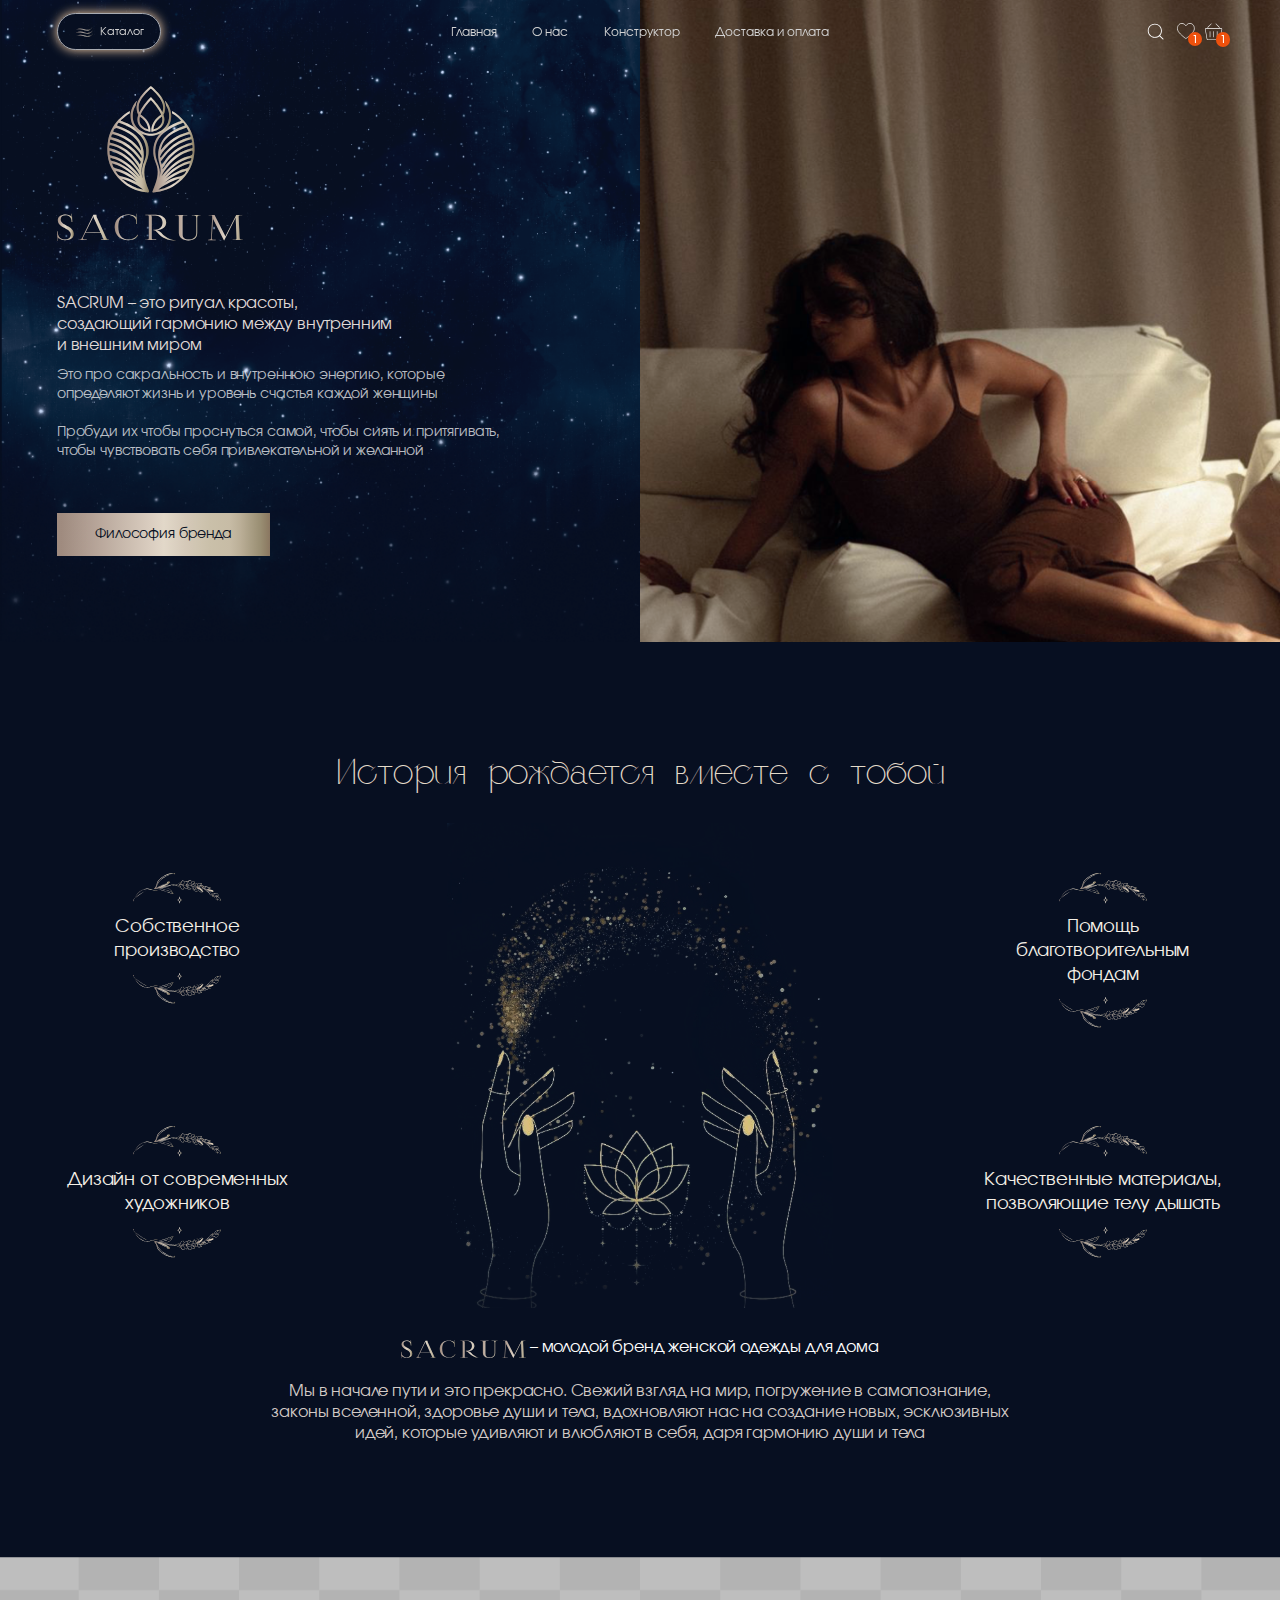
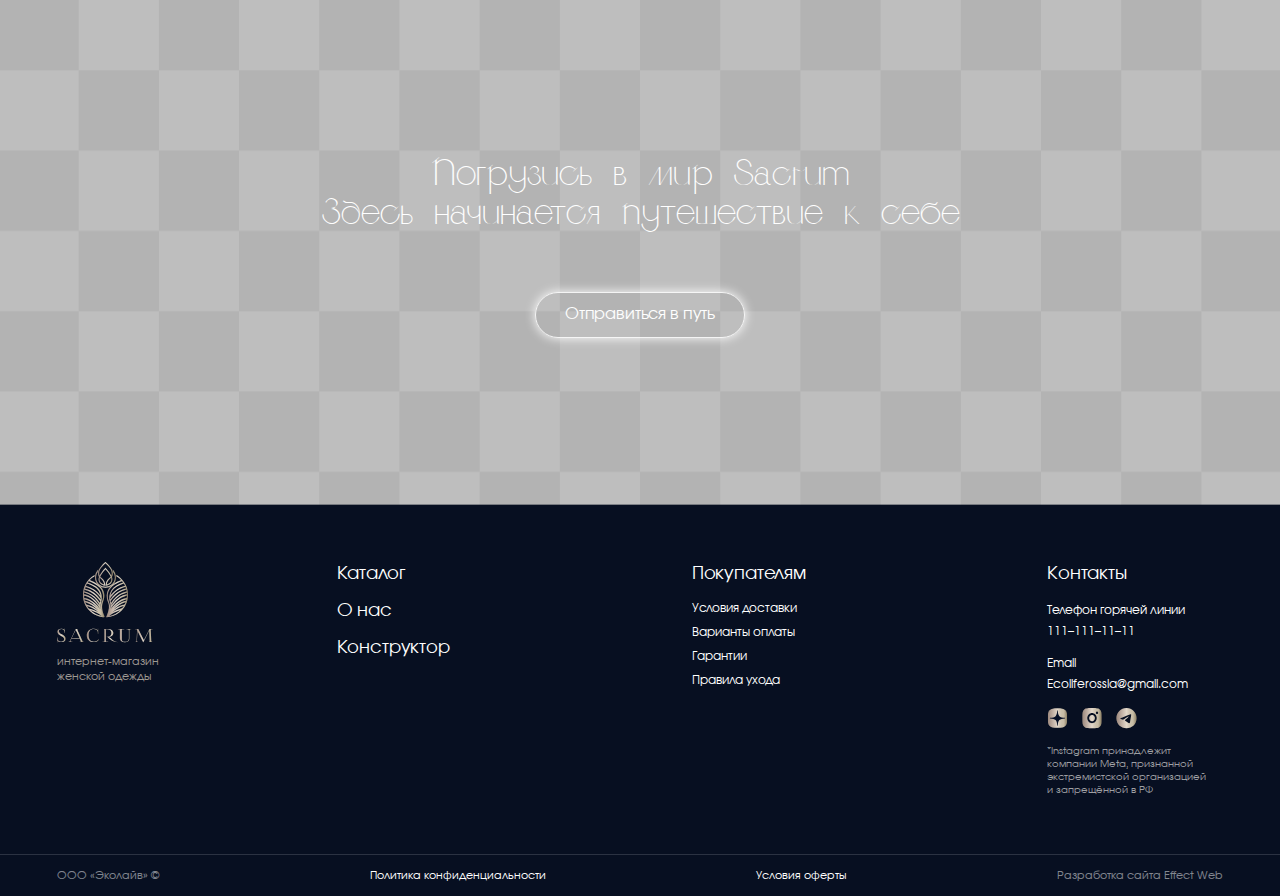
<file: about.html>
<!DOCTYPE html>
<html lang="ru">

<head>
    <meta charset="UTF-8">
    <meta name="viewport" content="width=device-width, initial-scale=1.0">
    <title>Sacrum</title>
    <link rel="stylesheet" href="https://cdn.jsdelivr.net/npm/swiper@11/swiper-bundle.min.css" />
    <script src="https://cdn.jsdelivr.net/npm/swiper@11/swiper-bundle.min.js"></script>
    <script src="https://code.jquery.com/jquery-3.7.1.min.js"></script>


    <link rel="stylesheet" href="asssets/fonts/stylesheet.css">
    <link rel="stylesheet" href="asssets/css/style.css">
</head>

<body>
    <header id="header">
        <div class="container">
            <div class="header__wrap">
                <div class="header__left">
                    <button class="header__menu_mobile">
                        <svg width="16" height="16" viewBox="0 0 16 16" fill="none" xmlns="http://www.w3.org/2000/svg">
                            <rect y="2.5" width="16" height="1" rx="0.5" fill="white" />
                            <rect y="7.5" width="16" height="1" rx="0.5" fill="white" />
                            <rect y="12.5" width="16" height="1" rx="0.5" fill="white" />
                        </svg>
                    </button>
                    <a href="" class="header__catalog">
                        <svg xmlns="http://www.w3.org/2000/svg" width="23" height="14" viewBox="0 0 23 14" fill="none">
                            <path
                                d="M19.6706 3.54545C20.0762 3.13131 20.3989 2.69123 20.6531 2.27413C20.4246 2.83539 20.1066 3.44894 19.667 4.02527C19.0148 4.88043 18.0957 5.65274 16.8019 6.05386C15.5074 6.45516 13.8243 6.48911 11.6373 5.84365C7.06087 4.49291 4.35578 4.66365 2.78465 5.19126C2.49229 5.28944 2.23955 5.39987 2.02169 5.5149C2.30848 5.25791 2.6692 4.99351 3.11728 4.75664C4.69691 3.92161 7.38927 3.41518 11.8087 4.83391L11.8546 4.69109L11.8087 4.83391C13.8027 5.47398 15.411 5.51955 16.7027 5.21838C17.9949 4.91711 18.9598 4.27127 19.6706 3.54545ZM20.0391 7.05153C20.4447 6.63738 20.7674 6.19731 21.0216 5.78021C20.7931 6.34147 20.4751 6.95502 20.0356 7.53135C19.3833 8.38651 18.4642 9.15882 17.1704 9.55994C15.8759 9.96124 14.1928 9.99519 12.0058 9.34973C7.42937 7.99899 4.72428 8.16973 3.15315 8.69734C2.86079 8.79552 2.60805 8.90595 2.3902 9.02098C2.67698 8.76398 3.0377 8.49959 3.48578 8.26272C5.06541 7.42769 7.75778 6.92125 12.1772 8.33998L12.2231 8.19716L12.1772 8.33999C14.1712 8.98006 15.7795 9.02563 17.0712 8.72446C18.3634 8.42318 19.3283 7.77735 20.0391 7.05153ZM20.4076 10.5576C20.8132 10.1435 21.1359 9.70339 21.3901 9.28629C21.1616 9.84755 20.8436 10.4611 20.4041 11.0374C19.7518 11.8926 18.8327 12.6649 17.5389 13.066C16.2444 13.4673 14.5613 13.5013 12.3743 12.8558C7.79788 11.5051 5.09278 11.6758 3.52165 12.2034C3.2293 12.3016 2.97656 12.412 2.7587 12.5271C3.04549 12.2701 3.4062 12.0057 3.85429 11.7688C5.43391 10.9338 8.12628 10.4273 12.5457 11.8461L12.5916 11.7032L12.5457 11.8461C14.5397 12.4861 16.148 12.5317 17.4397 12.2305C18.7319 11.9293 19.6969 11.2834 20.4076 10.5576Z"
                                fill="url(#paint0_linear_2001_634)" />
                            <path
                                d="M19.6706 3.54545C20.0762 3.13131 20.3989 2.69123 20.6531 2.27413C20.4246 2.83539 20.1066 3.44894 19.667 4.02527C19.0148 4.88043 18.0957 5.65274 16.8019 6.05386C15.5074 6.45516 13.8243 6.48911 11.6373 5.84365C7.06087 4.49291 4.35578 4.66365 2.78465 5.19126C2.49229 5.28944 2.23955 5.39987 2.02169 5.5149C2.30848 5.25791 2.6692 4.99351 3.11728 4.75664C4.69691 3.92161 7.38927 3.41518 11.8087 4.83391L11.8546 4.69109L11.8087 4.83391C13.8027 5.47398 15.411 5.51955 16.7027 5.21838C17.9949 4.91711 18.9598 4.27127 19.6706 3.54545ZM20.0391 7.05153C20.4447 6.63738 20.7674 6.19731 21.0216 5.78021C20.7931 6.34147 20.4751 6.95502 20.0356 7.53135C19.3833 8.38651 18.4642 9.15882 17.1704 9.55994C15.8759 9.96124 14.1928 9.99519 12.0058 9.34973C7.42937 7.99899 4.72428 8.16973 3.15315 8.69734C2.86079 8.79552 2.60805 8.90595 2.3902 9.02098C2.67698 8.76398 3.0377 8.49959 3.48578 8.26272C5.06541 7.42769 7.75778 6.92125 12.1772 8.33998L12.2231 8.19716L12.1772 8.33999C14.1712 8.98006 15.7795 9.02563 17.0712 8.72446C18.3634 8.42318 19.3283 7.77735 20.0391 7.05153ZM20.4076 10.5576C20.8132 10.1435 21.1359 9.70339 21.3901 9.28629C21.1616 9.84755 20.8436 10.4611 20.4041 11.0374C19.7518 11.8926 18.8327 12.6649 17.5389 13.066C16.2444 13.4673 14.5613 13.5013 12.3743 12.8558C7.79788 11.5051 5.09278 11.6758 3.52165 12.2034C3.2293 12.3016 2.97656 12.412 2.7587 12.5271C3.04549 12.2701 3.4062 12.0057 3.85429 11.7688C5.43391 10.9338 8.12628 10.4273 12.5457 11.8461L12.5916 11.7032L12.5457 11.8461C14.5397 12.4861 16.148 12.5317 17.4397 12.2305C18.7319 11.9293 19.6969 11.2834 20.4076 10.5576Z"
                                fill="#FFE9BF" fill-opacity="0.24" style="mix-blend-mode:saturation" />
                            <path
                                d="M19.6706 3.54545C20.0762 3.13131 20.3989 2.69123 20.6531 2.27413C20.4246 2.83539 20.1066 3.44894 19.667 4.02527C19.0148 4.88043 18.0957 5.65274 16.8019 6.05386C15.5074 6.45516 13.8243 6.48911 11.6373 5.84365C7.06087 4.49291 4.35578 4.66365 2.78465 5.19126C2.49229 5.28944 2.23955 5.39987 2.02169 5.5149C2.30848 5.25791 2.6692 4.99351 3.11728 4.75664C4.69691 3.92161 7.38927 3.41518 11.8087 4.83391L11.8546 4.69109L11.8087 4.83391C13.8027 5.47398 15.411 5.51955 16.7027 5.21838C17.9949 4.91711 18.9598 4.27127 19.6706 3.54545ZM20.0391 7.05153C20.4447 6.63738 20.7674 6.19731 21.0216 5.78021C20.7931 6.34147 20.4751 6.95502 20.0356 7.53135C19.3833 8.38651 18.4642 9.15882 17.1704 9.55994C15.8759 9.96124 14.1928 9.99519 12.0058 9.34973C7.42937 7.99899 4.72428 8.16973 3.15315 8.69734C2.86079 8.79552 2.60805 8.90595 2.3902 9.02098C2.67698 8.76398 3.0377 8.49959 3.48578 8.26272C5.06541 7.42769 7.75778 6.92125 12.1772 8.33998L12.2231 8.19716L12.1772 8.33999C14.1712 8.98006 15.7795 9.02563 17.0712 8.72446C18.3634 8.42318 19.3283 7.77735 20.0391 7.05153ZM20.4076 10.5576C20.8132 10.1435 21.1359 9.70339 21.3901 9.28629C21.1616 9.84755 20.8436 10.4611 20.4041 11.0374C19.7518 11.8926 18.8327 12.6649 17.5389 13.066C16.2444 13.4673 14.5613 13.5013 12.3743 12.8558C7.79788 11.5051 5.09278 11.6758 3.52165 12.2034C3.2293 12.3016 2.97656 12.412 2.7587 12.5271C3.04549 12.2701 3.4062 12.0057 3.85429 11.7688C5.43391 10.9338 8.12628 10.4273 12.5457 11.8461L12.5916 11.7032L12.5457 11.8461C14.5397 12.4861 16.148 12.5317 17.4397 12.2305C18.7319 11.9293 19.6969 11.2834 20.4076 10.5576Z"
                                stroke="#070F21" stroke-width="0.3" stroke-linejoin="round" />
                            <defs>
                                <linearGradient id="paint0_linear_2001_634" x1="0.917638" y1="6.99844" x2="22.1735"
                                    y2="6.99844" gradientUnits="userSpaceOnUse">
                                    <stop offset="0.0186222" stop-color="#9A8C84" />
                                    <stop offset="0.4235" stop-color="#D3CCC5" />
                                    <stop offset="0.4999" stop-color="#DED9D1" />
                                    <stop offset="0.5991" stop-color="#D1CAC0" />
                                    <stop offset="0.7129" stop-color="#C7C0B1" />
                                    <stop offset="0.8064" stop-color="#C4BCAC" />
                                    <stop offset="0.8566" stop-color="#B8AF9E" />
                                    <stop offset="0.9516" stop-color="#978E78" />
                                    <stop offset="0.9972" stop-color="#867664" />
                                </linearGradient>
                            </defs>
                        </svg>
                        Каталог
                    </a>
                </div>
                <div class="header__center">
                    <nav>
                        <ul>
                            <li>
                                <a href="">
                                    Главная
                                </a>
                            </li>
                            <li>
                                <a href="">
                                    О нас
                                </a>
                            </li>
                            <li>
                                <a href="">
                                    Конструктор
                                </a>
                            </li>
                            <li>
                                <a href="">
                                    Доставка и оплата
                                </a>
                            </li>
                        </ul>
                    </nav>
                </div>
                <div class="header__right">
                    <div class="header__search__wrap">
                        <input type="text" placeholder="Начните вводить">
                        <button>
                            <svg width="24" height="24" viewBox="0 0 24 24" fill="none"
                                xmlns="http://www.w3.org/2000/svg">
                                <path
                                    d="M20.0313 20.7901C20.4913 21.2501 21.2013 20.5401 20.7413 20.0901L16.9913 16.3301C18.3071 14.8748 19.0343 12.982 19.0313 11.0201C19.0313 6.63006 15.4613 3.06006 11.0713 3.06006C6.68133 3.06006 3.11133 6.63006 3.11133 11.0201C3.11133 15.4101 6.68133 18.9801 11.0713 18.9801C13.0513 18.9801 14.8813 18.2501 16.2813 17.0401L20.0313 20.7901ZM4.11033 11.0201C4.11033 7.18006 7.24033 4.06006 11.0703 4.06006C14.9103 4.06006 18.0303 7.18006 18.0303 11.0201C18.0303 14.8601 14.9103 17.9801 11.0703 17.9801C7.24033 17.9801 4.11033 14.8601 4.11033 11.0201Z"
                                    fill="white" />
                            </svg>
                        </button>
                    </div>
                    <button class="header__search">
                        <svg width="24" height="24" viewBox="0 0 24 24" fill="none" xmlns="http://www.w3.org/2000/svg">
                            <path
                                d="M20.0313 20.7901C20.4913 21.2501 21.2013 20.5401 20.7413 20.0901L16.9913 16.3301C18.3071 14.8748 19.0343 12.982 19.0313 11.0201C19.0313 6.63006 15.4613 3.06006 11.0713 3.06006C6.68133 3.06006 3.11133 6.63006 3.11133 11.0201C3.11133 15.4101 6.68133 18.9801 11.0713 18.9801C13.0513 18.9801 14.8813 18.2501 16.2813 17.0401L20.0313 20.7901ZM4.11033 11.0201C4.11033 7.18006 7.24033 4.06006 11.0703 4.06006C14.9103 4.06006 18.0303 7.18006 18.0303 11.0201C18.0303 14.8601 14.9103 17.9801 11.0703 17.9801C7.24033 17.9801 4.11033 14.8601 4.11033 11.0201Z"
                                fill="white" />
                        </svg>
                    </button>
                    <a href="" class="header__wishlist">
                        <svg width="20" height="19" viewBox="0 0 20 19" fill="none" xmlns="http://www.w3.org/2000/svg">
                            <path
                                d="M9.99953 17.6128C9.99953 17.6128 15.9229 13.4997 18.5027 9.54631C21.0569 5.63304 18.5968 1.28397 15.7002 0.553356C11.8537 -0.417776 9.99953 3.34117 9.99953 3.34117C9.99953 3.34117 8.1456 -0.417776 4.29912 0.553356C1.40222 1.2845 -1.05727 5.63357 1.4964 9.54631C4.07616 13.4997 9.99953 17.6128 9.99953 17.6128Z"
                                stroke="white" stroke-width="0.798191" stroke-linejoin="round" />
                        </svg>

                        <span>
                            1
                        </span>
                    </a>
                    <a href="" class="header__cart">
                        <svg width="20" height="20" viewBox="0 0 20 20" fill="none" xmlns="http://www.w3.org/2000/svg">
                            <path
                                d="M13.6665 9.33512C13.8512 9.33512 13.9998 9.48379 13.9998 9.66846V15.6685C13.9998 15.8531 13.8512 16.0018 13.6665 16.0018C13.4818 16.0018 13.3332 15.8531 13.3332 15.6685V9.66846C13.3332 9.48379 13.4818 9.33512 13.6665 9.33512ZM9.66649 9.33512C9.85116 9.33512 9.99982 9.48379 9.99982 9.66846V15.6685C9.99982 15.8531 9.85116 16.0018 9.66649 16.0018C9.48182 16.0018 9.33316 15.8531 9.33316 15.6685V9.66846C9.33316 9.48379 9.48182 9.33512 9.66649 9.33512ZM5.66649 9.33512C5.85116 9.33512 5.99982 9.48379 5.99982 9.66846V15.6685C5.99982 15.8531 5.85116 16.0018 5.66649 16.0018C5.48182 16.0018 5.33316 15.8531 5.33316 15.6685V9.66846C5.33316 9.48379 5.48182 9.33512 5.66649 9.33512ZM12.3505 0.668457C12.4372 0.668457 12.5192 0.707124 12.5792 0.768457L16.5725 4.76846C16.8672 5.06512 16.3992 5.53846 16.1012 5.24046L12.1078 1.24046C11.8932 1.02846 12.0112 0.668457 12.3505 0.668457ZM6.98249 0.668457C6.89582 0.668457 6.81382 0.707124 6.75382 0.768457L2.76049 4.76846C2.46582 5.06512 2.93382 5.53846 3.23182 5.24046L7.22516 1.24046C7.44116 1.02846 7.32249 0.668457 6.98316 0.668457H6.98249ZM0.999824 6.00179C0.723824 6.00179 0.46849 6.10846 0.275824 6.28979C0.0824903 6.47112 -0.0481764 6.75646 0.00515694 7.05912L2.00516 18.3925C2.04649 18.6258 2.14049 18.8525 2.30716 19.0325C2.47382 19.2111 2.72449 19.3351 3.00049 19.3351H16.3338C16.6098 19.3351 16.8605 19.2111 17.0272 19.0318C17.1938 18.8518 17.2872 18.6265 17.3285 18.3918L19.3285 7.05846C19.3818 6.75646 19.2505 6.47179 19.0578 6.28979C18.8638 6.10846 18.6092 6.00179 18.3332 6.00179H0.999824ZM0.999824 6.66846H18.3332C18.6665 6.66846 18.7092 6.80512 18.6718 6.94446L16.6718 18.2778C16.5918 18.5738 16.5185 18.6685 16.3332 18.6685H2.99982C2.75649 18.6685 2.72649 18.5218 2.66116 18.2778L0.661157 6.94446C0.619824 6.72446 0.833157 6.66846 0.999824 6.66846Z"
                                fill="white" />
                        </svg>

                        <span>
                            1
                        </span>
                    </a>
                </div>
            </div>
        </div>
    </header>
    <section class="about_promo">
        <div class="about_promo__wrap">
            <div class="about_promo__left">
                <div class="about_promo__logo">
                    <img src="asssets/images/about_logo.svg" alt="">
                </div>
                <div class="about_promo__subtitle">
                    SACRUM – это ритуал красоты, <br>
                    создающий гармонию между внутренним <br> и внешним миром
                </div>
                <div class="about_promo__text">
                    Это про сакральность и внутреннюю энергию, которые определяют жизнь и уровень счастья каждой женщины
                    <br><br>
                    Пробуди их чтобы проснуться самой, чтобы сиять и притягивать, чтобы чувствовать себя привлекательной
                    и
                    желанной
                </div>
                <button class="about_promo__btn">
                    Философия бренда
                </button>
            </div>
            <div class="about_promo__right">
                <img src="asssets/images/about_img.png" alt="">
            </div>
        </div>

    </section>
    <section class="history">
        <div class="container">
            <div class="history__wrap">
                <div class="history__title">
                    История рождается вместе с тобой
                </div>
                <div class="history__content">
                    <div class="history__col">
                        <div class="history__item">
                            <div class="ico">
                                <img src="asssets/images/history1.svg" alt="">
                            </div>
                            <div class="text">
                                Собственное производство
                            </div>
                            <div class="ico">
                                <img src="asssets/images/history2.svg" alt="">
                            </div>
                        </div>
                        <div class="history__item">
                            <div class="ico">
                                <img src="asssets/images/history1.svg" alt="">
                            </div>
                            <div class="text">
                                Дизайн от современных художников
                            </div>
                            <div class="ico">
                                <img src="asssets/images/history2.svg" alt="">
                            </div>
                        </div>
                    </div>
                    <img src="asssets/images/history_img.svg" alt="" class="history__bg">
                    <div class="history__col">
                        <div class="history__item">
                            <div class="ico">
                                <img src="asssets/images/history1.svg" alt="">
                            </div>
                            <div class="text">
                                Помощь благотворительным фондам
                            </div>
                            <div class="ico">
                                <img src="asssets/images/history2.svg" alt="">
                            </div>
                        </div>
                        <div class="history__item">
                            <div class="ico">
                                <img src="asssets/images/history1.svg" alt="">
                            </div>
                            <div class="text">
                                Качественные материалы, позволяющие телу дышать
                            </div>
                            <div class="ico">
                                <img src="asssets/images/history2.svg" alt="">
                            </div>
                        </div>
                    </div>
                </div>

                <div class="history__bottom">
                    <div class="history__subtitle">
                        <img src="asssets/images/history_logo.svg" alt="">
                        – молодой бренд женской одежды для дома
                    </div>
                    <div class="history__text">
                        Мы в начале пути и это прекрасно. Свежий взгляд на мир, погружение в самопознание, законы
                        вселенной, здоровье души и тела, вдохновляют нас на создание новых, эсклюзивных идей, которые
                        удивляют и влюбляют в себя, даря гармонию души и тела
                    </div>
                </div>
            </div>
        </div>
    </section>
    <section class="way">
        <div class="container">
            <div class="way__wrap">
                <div class="way__title">
                    Погрузись в мир Sacrum <br> Здесь начинается путешествие к себе
                </div>
                <button class="way__btn">
                    Отправиться в путь
                </button>
            </div>
        </div>
    </section>
    <footer>
        <div class="footer__top">
            <div class="container">
                <div class="footer__wrap">
                    <div class="footer__left">
                        <a href="" class="footer__logo">
                            <img src="asssets/images/footer_logo.svg" alt="">
                        </a>
                        <div class="footer__subtitle">
                            интернет-магазин женской одежды
                        </div>
                    </div>
                    <div class="footer__nav_first">
                        <nav>
                            <ul>
                                <li>
                                    <a href="">
                                        Каталог
                                    </a>
                                </li>
                                <li>
                                    <a href="">
                                        О нас
                                    </a>
                                </li>
                                <li>
                                    <a href="">
                                        Конструктор
                                    </a>
                                </li>
                            </ul>
                        </nav>
                    </div>
                    <div class="footer__nav_second">
                        <div class="name">
                            Покупателям
                        </div>
                        <nav>
                            <ul>
                                <li>
                                    <a href="">
                                        Условия доставки
                                    </a>
                                </li>
                                <li>
                                    <a href="">
                                        Варианты оплаты
                                    </a>
                                </li>
                                <li>
                                    <a href="">
                                        Гарантии
                                    </a>
                                </li>
                                <li>
                                    <a href="">
                                        Правила ухода
                                    </a>
                                </li>
                            </ul>
                        </nav>
                    </div>
                    <div class="footer__contact">
                        <div class="name">
                            Контакты
                        </div>
                        <div class="tel">
                            <span class="text">
                                Телефон горячей линии
                            </span>
                            <a href="" class="">
                                111–111–11–11
                            </a>
                        </div>
                        <div class="mail">
                            <span class="text">
                                Email
                            </span>
                            <a href="">
                                Ecoliferossia@gmail.com
                            </a>
                        </div>
                        <div class="footer_socies">
                            <a href="" class="item">
                                <img src="asssets/images/dzen.svg" alt="">
                            </a>
                            <a href="" class="item">
                                <img src="asssets/images/inst.svg" alt="">
                            </a>
                            <a href="" class="item">
                                <img src="asssets/images/telegram.svg" alt="">
                            </a>
                        </div>
                        <div class="inst__text">
                            *Instagram принадлежит компании Meta, признанной экстремистской организацией и запрещённой
                            в РФ
                        </div>
                    </div>
                </div>
            </div>
        </div>

        <div class="footer__bottom">
            <div class="container">
                <div class="footer__bottom__wrap">
                    <div class="footer__bottom__copyright">
                        ООО «Эколайв» ©
                    </div>
                    <a href="" class="footer__bottom__policy">
                        Политика конфиденциальности
                    </a>
                    <a href="" class="footer__bottom__oferta">
                        Условия оферты
                    </a>
                    <a href="" class="footer__bottom__razrab">
                        Разработка сайта Effect Web
                    </a>
                </div>
            </div>
        </div>
    </footer>
    <div class="mobile_menu">
        <div class="mobile_menu__container">
            <div class="mobile_menu__wrap">
                <div class="mobile_menu__close_btn">
                    <button class="mobile_menu__close">
                        <svg xmlns="http://www.w3.org/2000/svg" width="32" height="32" viewBox="0 0 32 32" fill="none">
                            <path d="M8 8L24 24M24 8L8 24" stroke="white" stroke-width="1.33333"
                                stroke-linecap="round" />
                        </svg>
                    </button>
                </div>
                <div class="mobile_menu__main">
                    <a href="" class="mobile_menu__catalog">
                        Каталог
                    </a>
                    <nav>
                        <ul>
                            <li>
                                <a href="">
                                    Конструктор
                                </a>
                            </li>
                            <li>
                                <a href="">
                                    Главная
                                </a>
                            </li>
                            <li>
                                <a href="">
                                    О нас
                                </a>
                            </li>
                            <li>
                                <a href="">
                                    Доставка и оплата
                                </a>
                            </li>
                            <li>
                                <a href="">
                                    Контакты
                                </a>
                            </li>
                        </ul>
                    </nav>
                </div>
            </div>
        </div>
    </div>
    <div class="popup_bg"></div>
    <div class="addproduct_popup">
        <div class="addproduct_popup__container">
            <button class="addproduct_popup__close">
                <svg xmlns="http://www.w3.org/2000/svg" width="33" height="32" viewBox="0 0 33 32" fill="none">
                    <path d="M8.5 8L24.5 24M24.5 8L8.5 24" stroke="white" stroke-width="1.33333"
                        stroke-linecap="round" />
                </svg>
            </button>
            <div class="addproduct_popup__wrap">
                <form action="">
                    <div class="addproduct_popup__color">
                        <div class="name">
                            Цвет
                        </div>
                        <div class="content">
                            <div class="radio">
                                <input class="custom-radio" type="radio" id="color-2" name="color" value="color2">
                                <label for="color-2">
                                    <img src="asssets/images/color.png" alt="">
                                </label>
                            </div>
                            <div class="radio">
                                <input class="custom-radio" type="radio" id="color-3" name="color" value="color3">
                                <label for="color-3">
                                    <img src="asssets/images/color.png" alt="">
                                </label>
                            </div>
                            <div class="radio">
                                <input class="custom-radio" type="radio" id="color-4" name="color" value="color4">
                                <label for="color-4">
                                    <img src="asssets/images/color.png" alt="">
                                </label>
                            </div>
                            <div class="radio">
                                <input class="custom-radio" type="radio" id="color-5" name="color" value="color5">
                                <label for="color-5">
                                    <img src="asssets/images/color.png" alt="">
                                </label>
                            </div>
                        </div>
                    </div>
                    <div class="addproduct_popup__size">
                        <div class="name">
                            Размер
                        </div>
                        <div class="content">
                            <div class="radio">
                                <input class="custom-radio" type="radio" id="size-1" name="size" value="size">
                                <label for="size-1">41</label>
                            </div>
                            <div class="radio">
                                <input class="custom-radio" type="radio" id="size-2" name="size" value="size">
                                <label for="size-2">42</label>
                            </div>
                            <div class="radio">
                                <input class="custom-radio" type="radio" id="size-3" name="size" value="size">
                                <label for="size-3">43</label>
                            </div>
                            <div class="radio">
                                <input class="custom-radio" type="radio" id="size-4" name="size" value="size">
                                <label for="size-4">44</label>
                            </div>
                        </div>
                    </div>
                    <a href="" class="addproduct_popup__btn">
                        Добавить в корзину
                    </a>
                </form>
            </div>
        </div>
    </div>
    <div class="roll_popup">
        <div class="roll_popup__container">
            <button class="roll_popup__close">
                <svg xmlns="http://www.w3.org/2000/svg" width="33" height="33" viewBox="0 0 33 33" fill="none">
                    <path d="M8.5 8.5L24.5 24.5M24.5 8.5L8.5 24.5" stroke="white" stroke-width="1.33333"
                        stroke-linecap="round" />
                </svg>
            </button>
            <div class="roll_popup__wrap">
                <div class="roll_popup__left">
                    <div class="roll_popup__left__wrap">
                        <div class="roll_popup__arow">
                            <svg width="33" height="23" viewBox="0 0 33 23" fill="none"
                                xmlns="http://www.w3.org/2000/svg">
                                <path
                                    d="M0.631836 0.991719L17.1318 22.9072L32.6318 0.907211C19.9679 -0.263595 13.1422 -0.216521 0.631836 0.991719Z"
                                    fill="url(#paint0_linear_348_5341)" />
                                <path
                                    d="M0.631836 0.991719L17.1318 22.9072L32.6318 0.907211C19.9679 -0.263595 13.1422 -0.216521 0.631836 0.991719Z"
                                    fill="#FFE9BF" fill-opacity="0.24" style="mix-blend-mode:saturation" />
                                <defs>
                                    <linearGradient id="paint0_linear_348_5341" x1="0.64314" y1="11.4793" x2="32.7591"
                                        y2="11.4793" gradientUnits="userSpaceOnUse">
                                        <stop offset="0.0186222" stop-color="#9A8C84" />
                                        <stop offset="0.4235" stop-color="#D3CCC5" />
                                        <stop offset="0.4999" stop-color="#DED9D1" />
                                        <stop offset="0.5991" stop-color="#D1CAC0" />
                                        <stop offset="0.7129" stop-color="#C7C0B1" />
                                        <stop offset="0.8064" stop-color="#C4BCAC" />
                                        <stop offset="0.8566" stop-color="#B8AF9E" />
                                        <stop offset="0.9516" stop-color="#978E78" />
                                        <stop offset="0.9972" stop-color="#867664" />
                                    </linearGradient>
                                </defs>
                            </svg>
                        </div>
                        <div class="roll_popup__wheel" id="wheel">
                            <img src="asssets/images/wheel.svg" alt="">
                        </div>
                        <div class="roll_popup__whell_bg">
                            <svg width="120" height="160" viewBox="0 0 120 160" fill="none"
                                xmlns="http://www.w3.org/2000/svg">
                                <path
                                    d="M70.3586 157.171C60.676 155.893 50.9491 156.508 41.4076 159.093C41.2142 159.145 41.0212 159.198 40.8285 159.252L40.2764 157.232L7.56642 36.5103L0 8.60174C0.195955 8.5481 0.392012 8.49471 0.588182 8.44156C0.853827 8.36958 1.11952 8.29808 1.38527 8.22707C30.9891 0.316397 61.248 -1.61347 91.3695 2.51653C100.961 3.80669 110.517 5.73778 119.905 8.26614L119.568 9.64672L112.505 36.2944L112.09 37.5913L89.0801 124.438L88.8125 125.765L80.4682 157.153L79.9315 159.152C76.7995 158.284 73.6056 157.623 70.3586 157.171Z"
                                    fill="url(#paint0_linear_348_5364)" fill-opacity="0.2" />
                                <defs>
                                    <linearGradient id="paint0_linear_348_5364" x1="0.0423556" y1="79.8088" x2="120.382"
                                        y2="79.8088" gradientUnits="userSpaceOnUse">
                                        <stop offset="0.0186222" stop-color="#9A8C84" />
                                        <stop offset="0.4235" stop-color="#D3CCC5" />
                                        <stop offset="0.4999" stop-color="#DED9D1" />
                                        <stop offset="0.5991" stop-color="#D1CAC0" />
                                        <stop offset="0.7129" stop-color="#C7C0B1" />
                                        <stop offset="0.8064" stop-color="#C4BCAC" />
                                        <stop offset="0.8566" stop-color="#B8AF9E" />
                                        <stop offset="0.9516" stop-color="#978E78" />
                                        <stop offset="0.9972" stop-color="#867664" />
                                    </linearGradient>
                                </defs>
                            </svg>
                        </div>
                        <div class="roll_popup__arrow_center">
                            <img src="asssets/images/roll_arow_center.svg" alt="">
                        </div>
                    </div>
                </div>
                <div class="roll_popup__right">
                    <div class="roll_popup__right__main">
                        <div class="roll_popup__title">
                            <div class="ico">
                                <img src="asssets/images/rol_ico1.svg" alt="">
                            </div>
                            <div class="title">
                                Следуй за космическим компасом вселенной
                            </div>
                            <div class="ico">
                                <img src="asssets/images/rol_ico2.svg" alt="">
                            </div>
                        </div>
                        <div class="roll_popup__text">
                            Путь всего живого пронизан звёздной нитью и окружён гармонией галактик. Каким будет этот
                            путь: чарующим, ярким и творческим или гармоничным, нежным и волшебным. У вселенной уже есть
                            свой план, готова узнать его?
                        </div>
                        <button class="roll_popup__btn" id="spinButton">
                            Крутить колесо фортуны
                        </button>
                    </div>
                    <div class="roll_popup__load">
                        <div class="load__line">
                            <span>
                                <img src="asssets/images/load_star.svg" alt="">
                            </span>
                            <span>
                                <img src="asssets/images/load_star.svg" alt="">
                            </span>
                            <span>
                                <img src="asssets/images/load_star.svg" alt="">
                            </span>
                        </div>
                        <div class="load__text">
                            До получения предсказания осталась пара мгновений
                        </div>
                    </div>
                    <div class="roll_popup__sucsess">
                        <div class="roll_popup__title">
                            <div class="ico">
                                <img src="asssets/images/rol_ico1.svg" alt="">
                            </div>
                            <div class="title">
                                Следуй за космическим компасом вселенной
                            </div>
                            <div class="ico">
                                <img src="asssets/images/rol_ico2.svg" alt="">
                            </div>
                        </div>
                        <div class="roll_popup__text">
                            Путь всего живого пронизан звёздной нитью и окружён гармонией галактик. Каким будет этот
                            путь: чарующим, ярким и творческим или гармоничным, нежным и волшебным. У вселенной уже есть
                            свой план, готова узнать его?
                        </div>
                        <div class="roll_popup__promocod">
                            <div class="star">
                                <img src="asssets/images/load_star.svg" alt="">
                            </div>
                            <div class="content">
                                <div class="line">
                                    <p>Дарим скидку 20% на первый</p>
                                </div>
                                <div class="line">
                                    <p>заказ по промокоду</p>
                                    <button id="copyButton">
                                        <span>
                                            123456
                                        </span>
                                        <img src="asssets/images/copy.svg" alt="">
                                    </button>
                                </div>
                            </div>
                            <div class="star">
                                <img src="asssets/images/load_star.svg" alt="">
                            </div>
                        </div>
                    </div>
                </div>
            </div>
        </div>
    </div>
    <div class="philosophy_popup">
        <div class="philosophy_popup__container">
            <button class="philosophy_popup__close">
                <svg xmlns="http://www.w3.org/2000/svg" width="33" height="32" viewBox="0 0 33 32" fill="none">
                    <path d="M8.5 8L24.5 24M24.5 8L8.5 24" stroke="white" stroke-width="1.33333"
                        stroke-linecap="round" />
                </svg>
            </button>
            <div class="philosophy_popup__wrap">
                <img src="asssets/images/about_logo.svg" alt="" class="logo">
                <div class="philosophy_popup__title">
                    Философия бренда
                </div>
                <div class="philosophy_popup__text">
                    Lorem Ipsum is simply dummy text of the printing and typesetting industry. Lorem Ipsum has been the industry's standard dummy text ever since the 1500s, when an unknown printer took a galley of type and scrambled it to make a type specimen book. It has survived not only five centuries, but also the leap into electronic typesetting, remaining essentially unchanged. It was popularised in the 1960s with the release of Letraset sheets containing Lorem Ipsum passages, and more recently with desktop publishing software like Aldus PageMaker including versions of Lorem Ipsum.
                </div>
            </div>
        </div>
    </div>
    <div class="filter_popup">
        <div class="filter_popup__container">
            <div class="filter_popup__wrap">
                <div class="filter_popup__header">
                    <div class="filter_popup__header_left">
                        <button class="filter_popup__close">
                            <svg xmlns="http://www.w3.org/2000/svg" width="35" height="35" viewBox="0 0 35 35"
                                fill="none">
                                <path d="M21.1519 10.3595L13.8602 17.6512L21.1519 24.9429" stroke="white"
                                    stroke-width="1.45833" stroke-linecap="round" stroke-linejoin="round" />
                            </svg>
                        </button>
                    </div>
                    <div class="filter_popup__header_center">
                        Фильтры
                    </div>
                    <div class="filter_popup__header_right">
                        <button class="filter_popup__clear">
                            Сбросить всё
                        </button>
                    </div>
                </div>
                <div class="filter_popup__main">
                    <button class="filter_popup__sort_btn">
                        Сортировать
                    </button>
                    <details class="filter_category">
                        <summary>Пижамы</summary>
                        <div class="content">
                            <ul>
                                <li>
                                    <a href="">
                                        Гармония души и тела
                                    </a>
                                </li>
                                <li>
                                    <a href="">
                                        Гармония души и тела
                                    </a>
                                </li>
                                <li>
                                    <a href="">
                                        Гармония души и тела
                                    </a>
                                </li>
                            </ul>
                        </div>
                    </details>
                    <details class="filter_news">
                        <summary>Новинки</summary>
                        <div class="content">
                            <ul>
                                <li>
                                    <a href="">
                                        Гармония души и тела
                                    </a>
                                </li>
                                <li>
                                    <a href="">
                                        Гармония души и тела
                                    </a>
                                </li>
                                <li>
                                    <a href="">
                                        Гармония души и тела
                                    </a>
                                </li>
                            </ul>
                        </div>
                    </details>
                    <details class="filter_size">
                        <summary>Размер</summary>
                        <div class="content">
                            <div class="checkbox">
                                <input class="custom-checkbox" type="checkbox" id="size-111" name="filter_size2"
                                    value="ХS">
                                <label for="size-111">ХS </label>
                            </div>
                            <div class="checkbox">
                                <input class="custom-checkbox" type="checkbox" id="size-222" name="filter_size2"
                                    value="S">
                                <label for="size-222">S</label>
                            </div>
                            <div class="checkbox">
                                <input class="custom-checkbox" type="checkbox" id="size-333" name="filter_size2"
                                    value="M">
                                <label for="size-333">M</label>
                            </div>
                            <div class="checkbox">
                                <input class="custom-checkbox" type="checkbox" id="size-444" name="filter_size2"
                                    value="L">
                                <label for="size-444">L</label>
                            </div>

                        </div>
                    </details>
                    <details class="filter_color">
                        <summary>Цвет</summary>
                        <div class="content">
                            <div class="checkbox">
                                <input class="custom-checkbox" type="checkbox" id="color-11" name="filter_color"
                                    value="color-11">
                                <label for="color-11">
                                    <img src="asssets/images/color.png" alt="">
                                </label>
                            </div>
                            <div class="checkbox">
                                <input class="custom-checkbox" type="checkbox" id="color-22" name="filter_color"
                                    value="color-11">
                                <label for="color-22">
                                    <img src="asssets/images/color.png" alt="">
                                </label>
                            </div>
                            <div class="checkbox">
                                <input class="custom-checkbox" type="checkbox" id="color-33" name="filter_color"
                                    value="color-11">
                                <label for="color-33">
                                    <img src="asssets/images/color.png" alt="">
                                </label>
                            </div>
                            <div class="checkbox">
                                <input class="custom-checkbox" type="checkbox" id="color-44" name="filter_color"
                                    value="color-11">
                                <label for="color-44">
                                    <img src="asssets/images/color.png" alt="">
                                </label>
                            </div>
                        </div>
                    </details>
                    <details class="filter_price">
                        <summary>Цена</summary>
                        <div class="content">

                            <div class="custom-wrapper">

                                <div class="price-input-container">
                                    <div class="slider-container">
                                        <div class="price-slider">
                                        </div>
                                    </div>
                                </div>
                                <div class="range-input">
                                    <input type="range" class="min-range" min="0" max="10000" value="2500" step="1">
                                    <input type="range" class="max-range" min="0" max="10000" value="8500" step="1">
                                </div>
                                <div class="price-input">
                                    <div class="price-field">

                                        <input type="number" class="min-input" value="2500">
                                    </div>
                                    <span>
                                        <svg width="15" height="2" viewBox="0 0 15 2" fill="none"
                                            xmlns="http://www.w3.org/2000/svg">
                                            <line x1="0.980713" y1="1" x2="14.0191" y2="1" stroke="white" />
                                        </svg>
                                    </span>
                                    <div class="price-field">

                                        <input type="number" class="max-input" value="8500">
                                    </div>
                                </div>
                            </div>
                        </div>
                    </details>
                    <button class="filter_popup__btn_sucsess">
                        Применить
                    </button>
                </div>
            </div>
        </div>
    </div>
    <div class="sort_popup">
        <div class="sort_popup__container">
            <div class="sort_popup__wrap">
                <div class="sort_popup__header">
                    <button class="sort_popup__close">
                        <svg xmlns="http://www.w3.org/2000/svg" width="35" height="35" viewBox="0 0 35 35" fill="none">
                            <path d="M21.1519 10.3595L13.8602 17.6512L21.1519 24.9429" stroke="white"
                                stroke-width="1.45833" stroke-linecap="round" stroke-linejoin="round" />
                        </svg>
                    </button>
                    <div class="sort_popup__name">
                        Сортировать
                    </div>
                </div>
                <div class="sort_popup__main">
                    <div class="radio">
                        <input class="custom-radio" type="radio" id="sortpopup-1" name="sortpopup" value="indigo">
                        <label for="sortpopup-1">По популярности</label>
                    </div>
                    <div class="radio">
                        <input class="custom-radio" type="radio" id="sortpopup-2" name="sortpopup" value="indigo">
                        <label for="sortpopup-2">По возрастанию цены</label>
                    </div>
                    <div class="radio">
                        <input class="custom-radio" type="radio" id="sortpopup-3" name="sortpopup" value="indigo">
                        <label for="sortpopup-3">По убыванию цены</label>
                    </div>
                    <div class="radio">
                        <input class="custom-radio" type="radio" id="sortpopup-4" name="sortpopup" value="indigo">
                        <label for="sortpopup-4">По новизне</label>
                    </div>

                </div>
            </div>
        </div>
    </div>
    <div class="thankyou_popup">
        <div class="thankyou_popup__container">
            <button class="thankyou_popup__close">
                <svg xmlns="http://www.w3.org/2000/svg" width="33" height="32" viewBox="0 0 33 32" fill="none">
                    <path d="M8.5 8L24.5 24M24.5 8L8.5 24" stroke="white" stroke-width="1.33333"
                        stroke-linecap="round" />
                </svg>
            </button>
            <div class="thankyou_popup__wrap">
                <img src="asssets/images/about_logo.svg" alt="" class="logo">
                <div class="thankyou_popup__title">
                    Благодарим за отзыв!
                </div>
                <div class="thankyou_popup__text">
                    Вы помогаете нам стать чуточку лучше
                </div>
            </div>
        </div>
    </div>
    <div class="charitable_popup">
        <div class="charitable_popup__container">
            <button class="charitable_popup__close">
                <img src="asssets/images/close.svg" alt="" srcset="">
            </button>
            <div class="charitable_popup__wrap">
                <img src="asssets/images/about_logo.svg" alt="" class="logo">
                <div class="charitable_popup__title">
                    <p>
                        Благодарим за покупку. Информацию о заказе направим
                    </p>
                    <p>
                        на указанный e–mail в ближайшее время
                        <img src="asssets/images/hands.svg" alt="">
                    </p>
                </div>
                <div class="charitable_popup__content">
                    <div class="charitable_popup__text">
                        Часть суммы от каждого заказа жертвуем на благотворительность
                    </div>
                    <div class="charitable_popup__value">
                        <div class="text">
                            Выбери кому хочешь помочь
                            <img src="asssets/images/heart.svg" alt="">
                        </div>
                        <div class="list">
                            <div class="radio">
                                <input class="custom-radio" type="radio" id="fond-2" name="fond" value="fond2">
                                <label for="fond-2">
                                    <div class="img">
                                        <img src="asssets/images/fond.png" alt="">
                                    </div>
                                    <div class="name">
                                        Фонд Твори добро
                                    </div>
                                </label>
                            </div>
                            <div class="radio">
                                <input class="custom-radio" type="radio" id="fond-3" name="fond" value="fond3">
                                <label for="fond-3">
                                    <div class="img">
                                        <img src="asssets/images/fond.png" alt="">
                                    </div>
                                    <div class="name">
                                        Фонд Твори добро
                                    </div>
                                </label>
                            </div>
                            <div class="radio">
                                <input class="custom-radio" type="radio" id="fond-4" name="fond" value="fond4">
                                <label for="fond-4">
                                    <div class="img">
                                        <img src="asssets/images/fond.png" alt="">
                                    </div>
                                    <div class="name">
                                        Фонд Твори добро
                                    </div>
                                </label>
                            </div>
                            <div class="radio">
                                <input class="custom-radio" type="radio" id="fond-5" name="fond" value="fond5">
                                <label for="fond-5">
                                    <div class="img">
                                        <img src="asssets/images/fond.png" alt="">
                                    </div>
                                    <div class="name">
                                        Фонд Твори добро
                                    </div>
                                </label>
                            </div>
                            <div class="radio">
                                <input class="custom-radio" type="radio" id="fond-6" name="fond" value="fond6">
                                <label for="fond-6">
                                    <div class="img">
                                        <img src="asssets/images/fond.png" alt="">
                                    </div>
                                    <div class="name">
                                        Фонд Твори добро
                                    </div>
                                </label>
                            </div>
                        </div>
                    </div>
                    <a href="" class="charitable_popup__btn">
                        Помочь фонду
                    </a>
                    <div class="charitable_popup__bottom_text">
                        Каждое маленькое добро, как капля росы на утреннем цветке, наполняет мир светом и гармонией и
                        возвращается вам добром
                    </div>
                </div>
            </div>
        </div>
    </div>
    <div class="tablesize_popup">
        <div class="tablesize_popup__container">
            <button class="tablesize_popup__close">
                <svg xmlns="http://www.w3.org/2000/svg" width="33" height="32" viewBox="0 0 33 32" fill="none">
                    <path d="M8.5 8L24.5 24M24.5 8L8.5 24" stroke="white" stroke-width="1.33333"
                        stroke-linecap="round" />
                </svg>
            </button>
            <div class="tablesize_popup__wrap">
                <div class="tablesize_popup__left">
                    <img src="asssets/images/tablesize.png" alt="">
                </div>
                <div class="tablesize_popup__right">
                    <div class="tablesize_popup__title">
                        Таблица размеров
                    </div>
                    <div class="tablesize_popup__text">
                        Обхват груди (1) : Сантиметровая лента строго горизонтально проходит по наиболее выступающим
                        точкам. <br>
                        Обхват талии (2) : По самой узкой части тела. <br>
                        Обхват бёдер (3) : По наиболее выступающим точкам ягодиц <br>
                    </div>
                    <div class="tablesize_popup__table">
                        <table>
                            <thead>
                                <tr>
                                    <th>
                                        EUR
                                    </th>
                                    <th>
                                        Rus
                                    </th>
                                    <th>
                                        Обхват груди <br>
                                        <span>см</span>

                                    </th>
                                    <th>
                                        Обхват талии <br>
                                        <span>см</span>
                                    </th>
                                    <th>
                                        Рост <br>
                                        <span>см</span>
                                    </th>
                                </tr>
                            </thead>
                            <tr>
                                <td>
                                    xxs
                                </td>
                                <td>
                                    40
                                </td>
                                <td>
                                    76-80
                                </td>
                                <td>
                                    58-62
                                </td>
                                <td>
                                    84-88
                                </td>
                            </tr>
                            <tr>
                                <td>
                                    xxs
                                </td>
                                <td>
                                    40
                                </td>
                                <td>
                                    76-80
                                </td>
                                <td>
                                    58-62
                                </td>
                                <td>
                                    84-88
                                </td>
                            </tr>
                            <tr>
                                <td>
                                    xxs
                                </td>
                                <td>
                                    40
                                </td>
                                <td>
                                    76-80
                                </td>
                                <td>
                                    58-62
                                </td>
                                <td>
                                    84-88
                                </td>
                            </tr>
                            <tr>
                                <td>
                                    xxs
                                </td>
                                <td>
                                    40
                                </td>
                                <td>
                                    76-80
                                </td>
                                <td>
                                    58-62
                                </td>
                                <td>
                                    84-88
                                </td>
                            </tr>
                            <tr>
                                <td>
                                    xxs
                                </td>
                                <td>
                                    40
                                </td>
                                <td>
                                    76-80
                                </td>
                                <td>
                                    58-62
                                </td>
                                <td>
                                    84-88
                                </td>
                            </tr>
                            <tr>
                                <td>
                                    xxs
                                </td>
                                <td>
                                    40
                                </td>
                                <td>
                                    76-80
                                </td>
                                <td>
                                    58-62
                                </td>
                                <td>
                                    84-88
                                </td>
                            </tr>
                            <tr>
                                <td>
                                    xxs
                                </td>
                                <td>
                                    40
                                </td>
                                <td>
                                    76-80
                                </td>
                                <td>
                                    58-62
                                </td>
                                <td>
                                    84-88
                                </td>
                            </tr>
                        </table>
                    </div>
                </div>
            </div>
        </div>
    </div>
    <div class="review_popup">
        <div class="review_popup__container">
            <button class="review_popup__close">
                <svg xmlns="http://www.w3.org/2000/svg" width="33" height="32" viewBox="0 0 33 32" fill="none">
                    <path d="M8.5 8L24.5 24M24.5 8L8.5 24" stroke="white" stroke-width="1.33333"
                        stroke-linecap="round" />
                </svg>
            </button>
            <div class="review_popup__wrap">
                <div class="review_popup__title">
                    Добавьте отзыв
                </div>
                <div class="review_popup__content">
                    <form action="">
                        <input type="text" placeholder="ФИО*">
                        <input type="text" placeholder="E-mail*">
                        <textarea name="" id="" placeholder="Комментарий / Вопрос*"></textarea>
                        <div class="review_popup__btn">
                            <button>
                                Отправить
                            </button>
                            <div class="checkbox">
                                <input class="custom-checkbox" type="checkbox" id="color-1" name="color-1"
                                    value="indigo">
                                <label for="color-1">Нажимая «Отправить», я даю согласие на <a href="">обработку
                                        персональных
                                        данных</a></label>
                            </div>
                        </div>
                    </form>
                </div>
            </div>
        </div>
    </div>
    <div class="wishlist_popup">
        <div class="wishlist_popup__container">
            <div class="wishlist_popup__wrap">
                <div class="wishlist_popup__header">
                    <div class="wishlist_popup__title">
                        Избранное
                    </div>
                    <button class="wishlist_popup__close">
                        <svg xmlns="http://www.w3.org/2000/svg" width="33" height="32" viewBox="0 0 33 32" fill="none">
                            <path d="M8.5 8L24.5 24M24.5 8L8.5 24" stroke="white" stroke-width="1.33333"
                                stroke-linecap="round" />
                        </svg>
                    </button>
                </div>
                <div class="wishlist_popup__main">
                    <div class="wishlist_popup__item">
                        <div class="wishlist_popup__item__img">
                            <img src="asssets/images/product.png" alt="">
                        </div>
                        <div class="wishlist_popup__item__info">
                            <div class="wishlist_popup__item__header">
                                <div class="wishlist_popup__item__name">
                                    Рубашка «Волшебные сновидения»
                                </div>
                                <a href="" class="wishlist_popup__item__delete">
                                    <svg xmlns="http://www.w3.org/2000/svg" width="24" height="24" viewBox="0 0 24 24"
                                        fill="none">
                                        <path d="M6 6L18 18M18 6L6 18" stroke="white" stroke-linecap="round" />
                                    </svg>
                                </a>
                            </div>
                            <div class="wishlist_popup__item__character">
                                <ul>
                                    <li>
                                        Артикул: 123456
                                    </li>
                                    <li>
                                        Цвет: синий
                                    </li>
                                    <li>
                                        Размер: 44
                                    </li>
                                </ul>
                            </div>
                            <div class="wishlist_popup__item__bottom">
                                <div class="wishlist_popup__item__left">
                                    <div class="number" data-step="1" data-min="1" data-max="100">
                                        <input class="number-text" type="text" name="count" value="1">
                                        <a href="#" class="number-minus">
                                            <svg width="8" height="2" viewBox="0 0 8 2" fill="none"
                                                xmlns="http://www.w3.org/2000/svg">
                                                <path d="M8 0.75V1.25H0V0.75H8Z"
                                                    fill="url(#paint0_linear_182_7693)" />
                                                <path d="M8 0.75V1.25H0V0.75H8Z" fill="#FFE9BF"
                                                    fill-opacity="0.24" style="mix-blend-mode:saturation" />
                                                <defs>
                                                    <linearGradient id="paint0_linear_182_7693" x1="0.00282594"
                                                        y1="0.999942" x2="8.03182" y2="0.999942"
                                                        gradientUnits="userSpaceOnUse">
                                                        <stop offset="0.0186222" stop-color="#9A8C84" />
                                                        <stop offset="0.4235" stop-color="#D3CCC5" />
                                                        <stop offset="0.4999" stop-color="#DED9D1" />
                                                        <stop offset="0.5991" stop-color="#D1CAC0" />
                                                        <stop offset="0.7129" stop-color="#C7C0B1" />
                                                        <stop offset="0.8064" stop-color="#C4BCAC" />
                                                        <stop offset="0.8566" stop-color="#B8AF9E" />
                                                        <stop offset="0.9516" stop-color="#978E78" />
                                                        <stop offset="0.9972" stop-color="#867664" />
                                                    </linearGradient>
                                                </defs>
                                            </svg>
                                        </a>
                                        <a href="#" class="number-plus">
                                            <svg width="8" height="8" viewBox="0 0 8 8" fill="none"
                                                xmlns="http://www.w3.org/2000/svg">
                                                <path d="M3.75 0H4.25V8H3.75V0Z"
                                                    fill="url(#paint0_linear_182_7696)" />
                                                <path d="M3.75 0H4.25V8H3.75V0Z" fill="#FFE9BF"
                                                    fill-opacity="0.24" style="mix-blend-mode:saturation" />
                                                <path d="M8 3.74414V4.24414H0V3.74414H8Z"
                                                    fill="url(#paint1_linear_182_7696)" />
                                                <path d="M8 3.74414V4.24414H0V3.74414H8Z" fill="#FFE9BF"
                                                    fill-opacity="0.24" style="mix-blend-mode:saturation" />
                                                <defs>
                                                    <linearGradient id="paint0_linear_182_7696" x1="0.00282594"
                                                        y1="3.99907" x2="8.03182" y2="3.99907"
                                                        gradientUnits="userSpaceOnUse">
                                                        <stop offset="0.0186222" stop-color="#9A8C84" />
                                                        <stop offset="0.4235" stop-color="#D3CCC5" />
                                                        <stop offset="0.4999" stop-color="#DED9D1" />
                                                        <stop offset="0.5991" stop-color="#D1CAC0" />
                                                        <stop offset="0.7129" stop-color="#C7C0B1" />
                                                        <stop offset="0.8064" stop-color="#C4BCAC" />
                                                        <stop offset="0.8566" stop-color="#B8AF9E" />
                                                        <stop offset="0.9516" stop-color="#978E78" />
                                                        <stop offset="0.9972" stop-color="#867664" />
                                                    </linearGradient>
                                                    <linearGradient id="paint1_linear_182_7696" x1="0.00282594"
                                                        y1="3.99907" x2="8.03182" y2="3.99907"
                                                        gradientUnits="userSpaceOnUse">
                                                        <stop offset="0.0186222" stop-color="#9A8C84" />
                                                        <stop offset="0.4235" stop-color="#D3CCC5" />
                                                        <stop offset="0.4999" stop-color="#DED9D1" />
                                                        <stop offset="0.5991" stop-color="#D1CAC0" />
                                                        <stop offset="0.7129" stop-color="#C7C0B1" />
                                                        <stop offset="0.8064" stop-color="#C4BCAC" />
                                                        <stop offset="0.8566" stop-color="#B8AF9E" />
                                                        <stop offset="0.9516" stop-color="#978E78" />
                                                        <stop offset="0.9972" stop-color="#867664" />
                                                    </linearGradient>
                                                </defs>
                                            </svg>
                                        </a>
                                    </div>
                                    <div class="wishlist_popup__item__price">
                                        13 000 ₽
                                    </div>
                                </div>
                                <div class="wishlist_popup__item__right">
                                    <a href="" class="wishlist_popup__item__btn">
                                        Добавить в корзину
                                    </a>
                                </div>
                            </div>
                        </div>
                    </div>
                    <div class="wishlist_popup__item">
                        <div class="wishlist_popup__item__img">
                            <img src="asssets/images/product.png" alt="">
                        </div>
                        <div class="wishlist_popup__item__info">
                            <div class="wishlist_popup__item__header">
                                <div class="wishlist_popup__item__name">
                                    Рубашка «Волшебные сновидения»
                                </div>
                                <a href="" class="wishlist_popup__item__delete">
                                    <svg xmlns="http://www.w3.org/2000/svg" width="24" height="24" viewBox="0 0 24 24"
                                        fill="none">
                                        <path d="M6 6L18 18M18 6L6 18" stroke="white" stroke-linecap="round" />
                                    </svg>
                                </a>
                            </div>
                            <div class="wishlist_popup__item__character">
                                <ul>
                                    <li>
                                        Артикул: 123456
                                    </li>
                                    <li>
                                        Цвет: синий
                                    </li>
                                    <li>
                                        Размер: 44
                                    </li>
                                </ul>
                            </div>
                            <div class="wishlist_popup__item__bottom">
                                <div class="wishlist_popup__item__left">
                                    <div class="number" data-step="1" data-min="1" data-max="100">
                                        <input class="number-text" type="text" name="count" value="1">
                                        <a href="#" class="number-minus">
                                            <svg width="8" height="2" viewBox="0 0 8 2" fill="none"
                                                xmlns="http://www.w3.org/2000/svg">
                                                <path d="M8 0.75V1.25H0V0.75H8Z"
                                                    fill="url(#paint0_linear_182_7693)" />
                                                <path d="M8 0.75V1.25H0V0.75H8Z" fill="#FFE9BF"
                                                    fill-opacity="0.24" style="mix-blend-mode:saturation" />
                                                <defs>
                                                    <linearGradient id="paint0_linear_182_7693" x1="0.00282594"
                                                        y1="0.999942" x2="8.03182" y2="0.999942"
                                                        gradientUnits="userSpaceOnUse">
                                                        <stop offset="0.0186222" stop-color="#9A8C84" />
                                                        <stop offset="0.4235" stop-color="#D3CCC5" />
                                                        <stop offset="0.4999" stop-color="#DED9D1" />
                                                        <stop offset="0.5991" stop-color="#D1CAC0" />
                                                        <stop offset="0.7129" stop-color="#C7C0B1" />
                                                        <stop offset="0.8064" stop-color="#C4BCAC" />
                                                        <stop offset="0.8566" stop-color="#B8AF9E" />
                                                        <stop offset="0.9516" stop-color="#978E78" />
                                                        <stop offset="0.9972" stop-color="#867664" />
                                                    </linearGradient>
                                                </defs>
                                            </svg>
                                        </a>
                                        <a href="#" class="number-plus">
                                            <svg width="8" height="8" viewBox="0 0 8 8" fill="none"
                                                xmlns="http://www.w3.org/2000/svg">
                                                <path d="M3.75 0H4.25V8H3.75V0Z"
                                                    fill="url(#paint0_linear_182_7696)" />
                                                <path d="M3.75 0H4.25V8H3.75V0Z" fill="#FFE9BF"
                                                    fill-opacity="0.24" style="mix-blend-mode:saturation" />
                                                <path d="M8 3.74414V4.24414H0V3.74414H8Z"
                                                    fill="url(#paint1_linear_182_7696)" />
                                                <path d="M8 3.74414V4.24414H0V3.74414H8Z" fill="#FFE9BF"
                                                    fill-opacity="0.24" style="mix-blend-mode:saturation" />
                                                <defs>
                                                    <linearGradient id="paint0_linear_182_7696" x1="0.00282594"
                                                        y1="3.99907" x2="8.03182" y2="3.99907"
                                                        gradientUnits="userSpaceOnUse">
                                                        <stop offset="0.0186222" stop-color="#9A8C84" />
                                                        <stop offset="0.4235" stop-color="#D3CCC5" />
                                                        <stop offset="0.4999" stop-color="#DED9D1" />
                                                        <stop offset="0.5991" stop-color="#D1CAC0" />
                                                        <stop offset="0.7129" stop-color="#C7C0B1" />
                                                        <stop offset="0.8064" stop-color="#C4BCAC" />
                                                        <stop offset="0.8566" stop-color="#B8AF9E" />
                                                        <stop offset="0.9516" stop-color="#978E78" />
                                                        <stop offset="0.9972" stop-color="#867664" />
                                                    </linearGradient>
                                                    <linearGradient id="paint1_linear_182_7696" x1="0.00282594"
                                                        y1="3.99907" x2="8.03182" y2="3.99907"
                                                        gradientUnits="userSpaceOnUse">
                                                        <stop offset="0.0186222" stop-color="#9A8C84" />
                                                        <stop offset="0.4235" stop-color="#D3CCC5" />
                                                        <stop offset="0.4999" stop-color="#DED9D1" />
                                                        <stop offset="0.5991" stop-color="#D1CAC0" />
                                                        <stop offset="0.7129" stop-color="#C7C0B1" />
                                                        <stop offset="0.8064" stop-color="#C4BCAC" />
                                                        <stop offset="0.8566" stop-color="#B8AF9E" />
                                                        <stop offset="0.9516" stop-color="#978E78" />
                                                        <stop offset="0.9972" stop-color="#867664" />
                                                    </linearGradient>
                                                </defs>
                                            </svg>
                                        </a>
                                    </div>
                                    <div class="wishlist_popup__item__price">
                                        13 000 ₽
                                    </div>
                                </div>
                                <div class="wishlist_popup__item__right">
                                    <a href="" class="wishlist_popup__item__btn">
                                        Добавить в корзину
                                    </a>
                                </div>
                            </div>
                        </div>
                    </div>
                    <div class="wishlist_popup__item">
                        <div class="wishlist_popup__item__img">
                            <img src="asssets/images/product.png" alt="">
                        </div>
                        <div class="wishlist_popup__item__info">
                            <div class="wishlist_popup__item__header">
                                <div class="wishlist_popup__item__name">
                                    Рубашка «Волшебные сновидения»
                                </div>
                                <a href="" class="wishlist_popup__item__delete">
                                    <svg xmlns="http://www.w3.org/2000/svg" width="24" height="24" viewBox="0 0 24 24"
                                        fill="none">
                                        <path d="M6 6L18 18M18 6L6 18" stroke="white" stroke-linecap="round" />
                                    </svg>
                                </a>
                            </div>
                            <div class="wishlist_popup__item__character">
                                <ul>
                                    <li>
                                        Артикул: 123456
                                    </li>
                                    <li>
                                        Цвет: синий
                                    </li>
                                    <li>
                                        Размер: 44
                                    </li>
                                </ul>
                            </div>
                            <div class="wishlist_popup__item__bottom">
                                <div class="wishlist_popup__item__left">
                                    <div class="number" data-step="1" data-min="1" data-max="100">
                                        <input class="number-text" type="text" name="count" value="1">
                                        <a href="#" class="number-minus">
                                            <svg width="8" height="2" viewBox="0 0 8 2" fill="none"
                                                xmlns="http://www.w3.org/2000/svg">
                                                <path d="M8 0.75V1.25H0V0.75H8Z"
                                                    fill="url(#paint0_linear_182_7693)" />
                                                <path d="M8 0.75V1.25H0V0.75H8Z" fill="#FFE9BF"
                                                    fill-opacity="0.24" style="mix-blend-mode:saturation" />
                                                <defs>
                                                    <linearGradient id="paint0_linear_182_7693" x1="0.00282594"
                                                        y1="0.999942" x2="8.03182" y2="0.999942"
                                                        gradientUnits="userSpaceOnUse">
                                                        <stop offset="0.0186222" stop-color="#9A8C84" />
                                                        <stop offset="0.4235" stop-color="#D3CCC5" />
                                                        <stop offset="0.4999" stop-color="#DED9D1" />
                                                        <stop offset="0.5991" stop-color="#D1CAC0" />
                                                        <stop offset="0.7129" stop-color="#C7C0B1" />
                                                        <stop offset="0.8064" stop-color="#C4BCAC" />
                                                        <stop offset="0.8566" stop-color="#B8AF9E" />
                                                        <stop offset="0.9516" stop-color="#978E78" />
                                                        <stop offset="0.9972" stop-color="#867664" />
                                                    </linearGradient>
                                                </defs>
                                            </svg>
                                        </a>
                                        <a href="#" class="number-plus">
                                            <svg width="8" height="8" viewBox="0 0 8 8" fill="none"
                                                xmlns="http://www.w3.org/2000/svg">
                                                <path d="M3.75 0H4.25V8H3.75V0Z"
                                                    fill="url(#paint0_linear_182_7696)" />
                                                <path d="M3.75 0H4.25V8H3.75V0Z" fill="#FFE9BF"
                                                    fill-opacity="0.24" style="mix-blend-mode:saturation" />
                                                <path d="M8 3.74414V4.24414H0V3.74414H8Z"
                                                    fill="url(#paint1_linear_182_7696)" />
                                                <path d="M8 3.74414V4.24414H0V3.74414H8Z" fill="#FFE9BF"
                                                    fill-opacity="0.24" style="mix-blend-mode:saturation" />
                                                <defs>
                                                    <linearGradient id="paint0_linear_182_7696" x1="0.00282594"
                                                        y1="3.99907" x2="8.03182" y2="3.99907"
                                                        gradientUnits="userSpaceOnUse">
                                                        <stop offset="0.0186222" stop-color="#9A8C84" />
                                                        <stop offset="0.4235" stop-color="#D3CCC5" />
                                                        <stop offset="0.4999" stop-color="#DED9D1" />
                                                        <stop offset="0.5991" stop-color="#D1CAC0" />
                                                        <stop offset="0.7129" stop-color="#C7C0B1" />
                                                        <stop offset="0.8064" stop-color="#C4BCAC" />
                                                        <stop offset="0.8566" stop-color="#B8AF9E" />
                                                        <stop offset="0.9516" stop-color="#978E78" />
                                                        <stop offset="0.9972" stop-color="#867664" />
                                                    </linearGradient>
                                                    <linearGradient id="paint1_linear_182_7696" x1="0.00282594"
                                                        y1="3.99907" x2="8.03182" y2="3.99907"
                                                        gradientUnits="userSpaceOnUse">
                                                        <stop offset="0.0186222" stop-color="#9A8C84" />
                                                        <stop offset="0.4235" stop-color="#D3CCC5" />
                                                        <stop offset="0.4999" stop-color="#DED9D1" />
                                                        <stop offset="0.5991" stop-color="#D1CAC0" />
                                                        <stop offset="0.7129" stop-color="#C7C0B1" />
                                                        <stop offset="0.8064" stop-color="#C4BCAC" />
                                                        <stop offset="0.8566" stop-color="#B8AF9E" />
                                                        <stop offset="0.9516" stop-color="#978E78" />
                                                        <stop offset="0.9972" stop-color="#867664" />
                                                    </linearGradient>
                                                </defs>
                                            </svg>
                                        </a>
                                    </div>
                                    <div class="wishlist_popup__item__price">
                                        13 000 ₽
                                    </div>
                                </div>
                                <div class="wishlist_popup__item__right">
                                    <a href="" class="wishlist_popup__item__btn">
                                        Товар в корзине
                                    </a>
                                </div>
                            </div>
                        </div>
                    </div>
                </div>
            </div>
        </div>
    </div>
    <script src="asssets/js/app.js"></script>
</body>

</html>
</file>
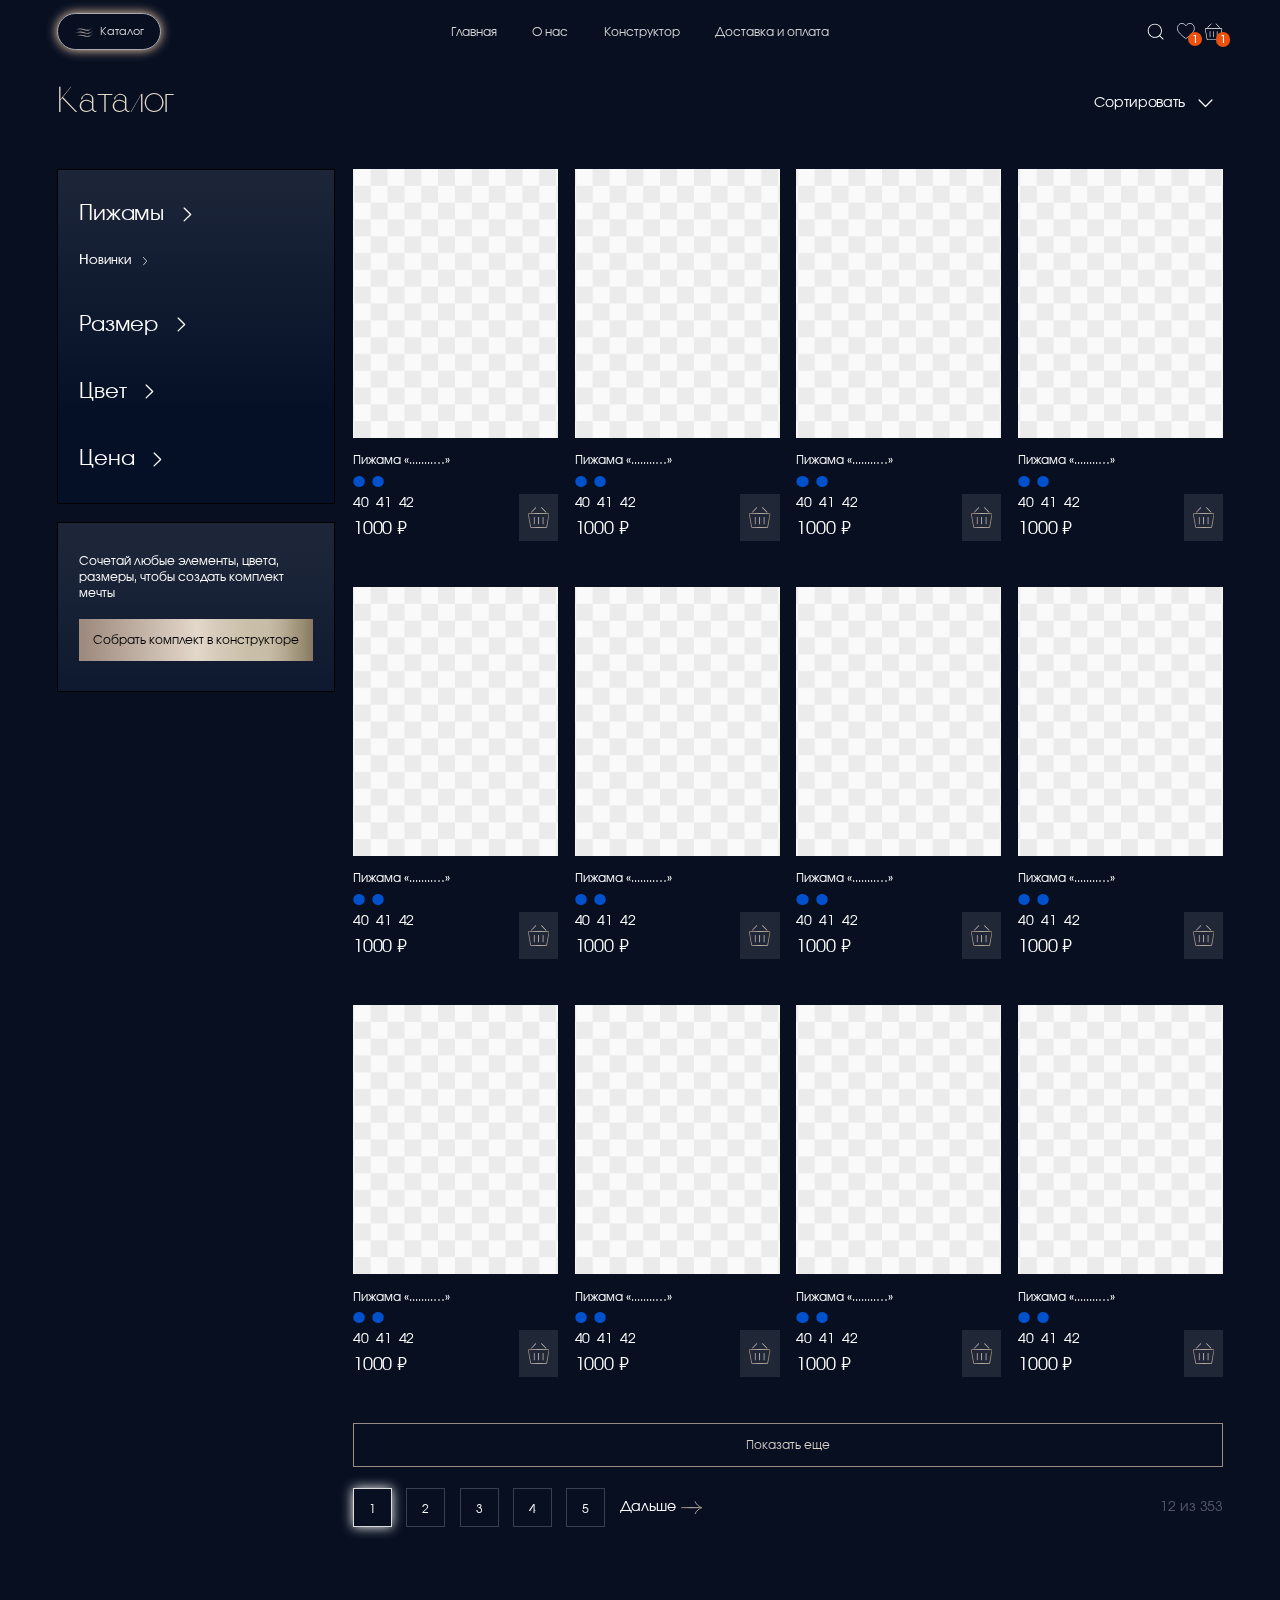
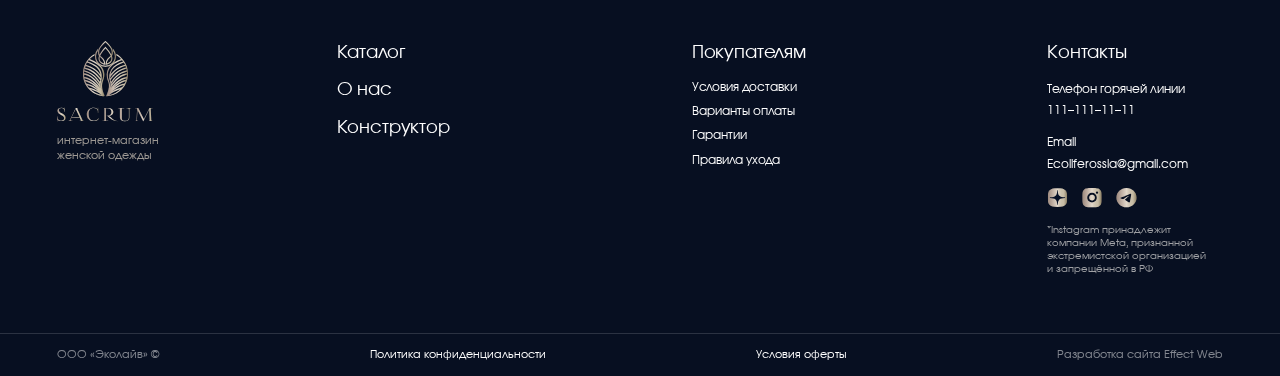
<file: catalog.html>
<!DOCTYPE html>
<html lang="ru">

<head>
    <meta charset="UTF-8">
    <meta name="viewport" content="width=device-width, initial-scale=1.0">
    <title>Sacrum</title>
    <link rel="stylesheet" href="https://cdn.jsdelivr.net/npm/swiper@11/swiper-bundle.min.css" />
    <script src="https://cdn.jsdelivr.net/npm/swiper@11/swiper-bundle.min.js"></script>
    <script src="https://code.jquery.com/jquery-3.7.1.min.js"></script>


    <link rel="stylesheet" href="asssets/fonts/stylesheet.css">
    <link rel="stylesheet" href="asssets/css/style.css">
</head>

<body>
    <header id="header">
        <div class="container">
            <div class="header__wrap">
                <div class="header__left">
                    <button class="header__menu_mobile">
                        <svg width="16" height="16" viewBox="0 0 16 16" fill="none" xmlns="http://www.w3.org/2000/svg">
                            <rect y="2.5" width="16" height="1" rx="0.5" fill="white" />
                            <rect y="7.5" width="16" height="1" rx="0.5" fill="white" />
                            <rect y="12.5" width="16" height="1" rx="0.5" fill="white" />
                        </svg>
                    </button>
                    <a href="" class="header__catalog">
                        <svg xmlns="http://www.w3.org/2000/svg" width="23" height="14" viewBox="0 0 23 14" fill="none">
                            <path
                                d="M19.6706 3.54545C20.0762 3.13131 20.3989 2.69123 20.6531 2.27413C20.4246 2.83539 20.1066 3.44894 19.667 4.02527C19.0148 4.88043 18.0957 5.65274 16.8019 6.05386C15.5074 6.45516 13.8243 6.48911 11.6373 5.84365C7.06087 4.49291 4.35578 4.66365 2.78465 5.19126C2.49229 5.28944 2.23955 5.39987 2.02169 5.5149C2.30848 5.25791 2.6692 4.99351 3.11728 4.75664C4.69691 3.92161 7.38927 3.41518 11.8087 4.83391L11.8546 4.69109L11.8087 4.83391C13.8027 5.47398 15.411 5.51955 16.7027 5.21838C17.9949 4.91711 18.9598 4.27127 19.6706 3.54545ZM20.0391 7.05153C20.4447 6.63738 20.7674 6.19731 21.0216 5.78021C20.7931 6.34147 20.4751 6.95502 20.0356 7.53135C19.3833 8.38651 18.4642 9.15882 17.1704 9.55994C15.8759 9.96124 14.1928 9.99519 12.0058 9.34973C7.42937 7.99899 4.72428 8.16973 3.15315 8.69734C2.86079 8.79552 2.60805 8.90595 2.3902 9.02098C2.67698 8.76398 3.0377 8.49959 3.48578 8.26272C5.06541 7.42769 7.75778 6.92125 12.1772 8.33998L12.2231 8.19716L12.1772 8.33999C14.1712 8.98006 15.7795 9.02563 17.0712 8.72446C18.3634 8.42318 19.3283 7.77735 20.0391 7.05153ZM20.4076 10.5576C20.8132 10.1435 21.1359 9.70339 21.3901 9.28629C21.1616 9.84755 20.8436 10.4611 20.4041 11.0374C19.7518 11.8926 18.8327 12.6649 17.5389 13.066C16.2444 13.4673 14.5613 13.5013 12.3743 12.8558C7.79788 11.5051 5.09278 11.6758 3.52165 12.2034C3.2293 12.3016 2.97656 12.412 2.7587 12.5271C3.04549 12.2701 3.4062 12.0057 3.85429 11.7688C5.43391 10.9338 8.12628 10.4273 12.5457 11.8461L12.5916 11.7032L12.5457 11.8461C14.5397 12.4861 16.148 12.5317 17.4397 12.2305C18.7319 11.9293 19.6969 11.2834 20.4076 10.5576Z"
                                fill="url(#paint0_linear_2001_634)" />
                            <path
                                d="M19.6706 3.54545C20.0762 3.13131 20.3989 2.69123 20.6531 2.27413C20.4246 2.83539 20.1066 3.44894 19.667 4.02527C19.0148 4.88043 18.0957 5.65274 16.8019 6.05386C15.5074 6.45516 13.8243 6.48911 11.6373 5.84365C7.06087 4.49291 4.35578 4.66365 2.78465 5.19126C2.49229 5.28944 2.23955 5.39987 2.02169 5.5149C2.30848 5.25791 2.6692 4.99351 3.11728 4.75664C4.69691 3.92161 7.38927 3.41518 11.8087 4.83391L11.8546 4.69109L11.8087 4.83391C13.8027 5.47398 15.411 5.51955 16.7027 5.21838C17.9949 4.91711 18.9598 4.27127 19.6706 3.54545ZM20.0391 7.05153C20.4447 6.63738 20.7674 6.19731 21.0216 5.78021C20.7931 6.34147 20.4751 6.95502 20.0356 7.53135C19.3833 8.38651 18.4642 9.15882 17.1704 9.55994C15.8759 9.96124 14.1928 9.99519 12.0058 9.34973C7.42937 7.99899 4.72428 8.16973 3.15315 8.69734C2.86079 8.79552 2.60805 8.90595 2.3902 9.02098C2.67698 8.76398 3.0377 8.49959 3.48578 8.26272C5.06541 7.42769 7.75778 6.92125 12.1772 8.33998L12.2231 8.19716L12.1772 8.33999C14.1712 8.98006 15.7795 9.02563 17.0712 8.72446C18.3634 8.42318 19.3283 7.77735 20.0391 7.05153ZM20.4076 10.5576C20.8132 10.1435 21.1359 9.70339 21.3901 9.28629C21.1616 9.84755 20.8436 10.4611 20.4041 11.0374C19.7518 11.8926 18.8327 12.6649 17.5389 13.066C16.2444 13.4673 14.5613 13.5013 12.3743 12.8558C7.79788 11.5051 5.09278 11.6758 3.52165 12.2034C3.2293 12.3016 2.97656 12.412 2.7587 12.5271C3.04549 12.2701 3.4062 12.0057 3.85429 11.7688C5.43391 10.9338 8.12628 10.4273 12.5457 11.8461L12.5916 11.7032L12.5457 11.8461C14.5397 12.4861 16.148 12.5317 17.4397 12.2305C18.7319 11.9293 19.6969 11.2834 20.4076 10.5576Z"
                                fill="#FFE9BF" fill-opacity="0.24" style="mix-blend-mode:saturation" />
                            <path
                                d="M19.6706 3.54545C20.0762 3.13131 20.3989 2.69123 20.6531 2.27413C20.4246 2.83539 20.1066 3.44894 19.667 4.02527C19.0148 4.88043 18.0957 5.65274 16.8019 6.05386C15.5074 6.45516 13.8243 6.48911 11.6373 5.84365C7.06087 4.49291 4.35578 4.66365 2.78465 5.19126C2.49229 5.28944 2.23955 5.39987 2.02169 5.5149C2.30848 5.25791 2.6692 4.99351 3.11728 4.75664C4.69691 3.92161 7.38927 3.41518 11.8087 4.83391L11.8546 4.69109L11.8087 4.83391C13.8027 5.47398 15.411 5.51955 16.7027 5.21838C17.9949 4.91711 18.9598 4.27127 19.6706 3.54545ZM20.0391 7.05153C20.4447 6.63738 20.7674 6.19731 21.0216 5.78021C20.7931 6.34147 20.4751 6.95502 20.0356 7.53135C19.3833 8.38651 18.4642 9.15882 17.1704 9.55994C15.8759 9.96124 14.1928 9.99519 12.0058 9.34973C7.42937 7.99899 4.72428 8.16973 3.15315 8.69734C2.86079 8.79552 2.60805 8.90595 2.3902 9.02098C2.67698 8.76398 3.0377 8.49959 3.48578 8.26272C5.06541 7.42769 7.75778 6.92125 12.1772 8.33998L12.2231 8.19716L12.1772 8.33999C14.1712 8.98006 15.7795 9.02563 17.0712 8.72446C18.3634 8.42318 19.3283 7.77735 20.0391 7.05153ZM20.4076 10.5576C20.8132 10.1435 21.1359 9.70339 21.3901 9.28629C21.1616 9.84755 20.8436 10.4611 20.4041 11.0374C19.7518 11.8926 18.8327 12.6649 17.5389 13.066C16.2444 13.4673 14.5613 13.5013 12.3743 12.8558C7.79788 11.5051 5.09278 11.6758 3.52165 12.2034C3.2293 12.3016 2.97656 12.412 2.7587 12.5271C3.04549 12.2701 3.4062 12.0057 3.85429 11.7688C5.43391 10.9338 8.12628 10.4273 12.5457 11.8461L12.5916 11.7032L12.5457 11.8461C14.5397 12.4861 16.148 12.5317 17.4397 12.2305C18.7319 11.9293 19.6969 11.2834 20.4076 10.5576Z"
                                stroke="#070F21" stroke-width="0.3" stroke-linejoin="round" />
                            <defs>
                                <linearGradient id="paint0_linear_2001_634" x1="0.917638" y1="6.99844" x2="22.1735"
                                    y2="6.99844" gradientUnits="userSpaceOnUse">
                                    <stop offset="0.0186222" stop-color="#9A8C84" />
                                    <stop offset="0.4235" stop-color="#D3CCC5" />
                                    <stop offset="0.4999" stop-color="#DED9D1" />
                                    <stop offset="0.5991" stop-color="#D1CAC0" />
                                    <stop offset="0.7129" stop-color="#C7C0B1" />
                                    <stop offset="0.8064" stop-color="#C4BCAC" />
                                    <stop offset="0.8566" stop-color="#B8AF9E" />
                                    <stop offset="0.9516" stop-color="#978E78" />
                                    <stop offset="0.9972" stop-color="#867664" />
                                </linearGradient>
                            </defs>
                        </svg>
                        Каталог
                    </a>
                </div>
                <div class="header__center">
                    <nav>
                        <ul>
                            <li>
                                <a href="">
                                    Главная
                                </a>
                            </li>
                            <li>
                                <a href="">
                                    О нас
                                </a>
                            </li>
                            <li>
                                <a href="">
                                    Конструктор
                                </a>
                            </li>
                            <li>
                                <a href="">
                                    Доставка и оплата
                                </a>
                            </li>
                        </ul>
                    </nav>
                </div>
                <div class="header__right">
                    <div class="header__search__wrap">
                        <input type="text" placeholder="Начните вводить">
                        <button>
                            <svg width="24" height="24" viewBox="0 0 24 24" fill="none"
                                xmlns="http://www.w3.org/2000/svg">
                                <path
                                    d="M20.0313 20.7901C20.4913 21.2501 21.2013 20.5401 20.7413 20.0901L16.9913 16.3301C18.3071 14.8748 19.0343 12.982 19.0313 11.0201C19.0313 6.63006 15.4613 3.06006 11.0713 3.06006C6.68133 3.06006 3.11133 6.63006 3.11133 11.0201C3.11133 15.4101 6.68133 18.9801 11.0713 18.9801C13.0513 18.9801 14.8813 18.2501 16.2813 17.0401L20.0313 20.7901ZM4.11033 11.0201C4.11033 7.18006 7.24033 4.06006 11.0703 4.06006C14.9103 4.06006 18.0303 7.18006 18.0303 11.0201C18.0303 14.8601 14.9103 17.9801 11.0703 17.9801C7.24033 17.9801 4.11033 14.8601 4.11033 11.0201Z"
                                    fill="white" />
                            </svg>
                        </button>
                    </div>
                    <button class="header__search">
                        <svg width="24" height="24" viewBox="0 0 24 24" fill="none" xmlns="http://www.w3.org/2000/svg">
                            <path
                                d="M20.0313 20.7901C20.4913 21.2501 21.2013 20.5401 20.7413 20.0901L16.9913 16.3301C18.3071 14.8748 19.0343 12.982 19.0313 11.0201C19.0313 6.63006 15.4613 3.06006 11.0713 3.06006C6.68133 3.06006 3.11133 6.63006 3.11133 11.0201C3.11133 15.4101 6.68133 18.9801 11.0713 18.9801C13.0513 18.9801 14.8813 18.2501 16.2813 17.0401L20.0313 20.7901ZM4.11033 11.0201C4.11033 7.18006 7.24033 4.06006 11.0703 4.06006C14.9103 4.06006 18.0303 7.18006 18.0303 11.0201C18.0303 14.8601 14.9103 17.9801 11.0703 17.9801C7.24033 17.9801 4.11033 14.8601 4.11033 11.0201Z"
                                fill="white" />
                        </svg>
                    </button>
                    <a href="" class="header__wishlist">
                        <svg width="20" height="19" viewBox="0 0 20 19" fill="none" xmlns="http://www.w3.org/2000/svg">
                            <path
                                d="M9.99953 17.6128C9.99953 17.6128 15.9229 13.4997 18.5027 9.54631C21.0569 5.63304 18.5968 1.28397 15.7002 0.553356C11.8537 -0.417776 9.99953 3.34117 9.99953 3.34117C9.99953 3.34117 8.1456 -0.417776 4.29912 0.553356C1.40222 1.2845 -1.05727 5.63357 1.4964 9.54631C4.07616 13.4997 9.99953 17.6128 9.99953 17.6128Z"
                                stroke="white" stroke-width="0.798191" stroke-linejoin="round" />
                        </svg>

                        <span>
                            1
                        </span>
                    </a>
                    <a href="" class="header__cart">
                        <svg width="20" height="20" viewBox="0 0 20 20" fill="none" xmlns="http://www.w3.org/2000/svg">
                            <path
                                d="M13.6665 9.33512C13.8512 9.33512 13.9998 9.48379 13.9998 9.66846V15.6685C13.9998 15.8531 13.8512 16.0018 13.6665 16.0018C13.4818 16.0018 13.3332 15.8531 13.3332 15.6685V9.66846C13.3332 9.48379 13.4818 9.33512 13.6665 9.33512ZM9.66649 9.33512C9.85116 9.33512 9.99982 9.48379 9.99982 9.66846V15.6685C9.99982 15.8531 9.85116 16.0018 9.66649 16.0018C9.48182 16.0018 9.33316 15.8531 9.33316 15.6685V9.66846C9.33316 9.48379 9.48182 9.33512 9.66649 9.33512ZM5.66649 9.33512C5.85116 9.33512 5.99982 9.48379 5.99982 9.66846V15.6685C5.99982 15.8531 5.85116 16.0018 5.66649 16.0018C5.48182 16.0018 5.33316 15.8531 5.33316 15.6685V9.66846C5.33316 9.48379 5.48182 9.33512 5.66649 9.33512ZM12.3505 0.668457C12.4372 0.668457 12.5192 0.707124 12.5792 0.768457L16.5725 4.76846C16.8672 5.06512 16.3992 5.53846 16.1012 5.24046L12.1078 1.24046C11.8932 1.02846 12.0112 0.668457 12.3505 0.668457ZM6.98249 0.668457C6.89582 0.668457 6.81382 0.707124 6.75382 0.768457L2.76049 4.76846C2.46582 5.06512 2.93382 5.53846 3.23182 5.24046L7.22516 1.24046C7.44116 1.02846 7.32249 0.668457 6.98316 0.668457H6.98249ZM0.999824 6.00179C0.723824 6.00179 0.46849 6.10846 0.275824 6.28979C0.0824903 6.47112 -0.0481764 6.75646 0.00515694 7.05912L2.00516 18.3925C2.04649 18.6258 2.14049 18.8525 2.30716 19.0325C2.47382 19.2111 2.72449 19.3351 3.00049 19.3351H16.3338C16.6098 19.3351 16.8605 19.2111 17.0272 19.0318C17.1938 18.8518 17.2872 18.6265 17.3285 18.3918L19.3285 7.05846C19.3818 6.75646 19.2505 6.47179 19.0578 6.28979C18.8638 6.10846 18.6092 6.00179 18.3332 6.00179H0.999824ZM0.999824 6.66846H18.3332C18.6665 6.66846 18.7092 6.80512 18.6718 6.94446L16.6718 18.2778C16.5918 18.5738 16.5185 18.6685 16.3332 18.6685H2.99982C2.75649 18.6685 2.72649 18.5218 2.66116 18.2778L0.661157 6.94446C0.619824 6.72446 0.833157 6.66846 0.999824 6.66846Z"
                                fill="white" />
                        </svg>

                        <span>
                            1
                        </span>
                    </a>
                </div>
            </div>
        </div>
    </header>
    <section class="catalog">
        <div class="container">
            <div class="catalog__wrap">
                <div class="catalog__header">
                    <div class="catalog__title">
                        <h1>
                            Каталог
                        </h1>
                    </div>
                    <div class="catalog__sort">
                        <button class="sort">
                            Сортировать
                        </button>
                        <div class="sort__content">
                            <button>
                                По популярности
                            </button>
                            <button>
                                По возрастанию цены
                            </button>
                            <button class="checkedsort">
                                По убыванию цены
                            </button>
                            <button>
                                По новизне
                            </button>
                        </div>
                    </div>
                    <button class="catalog__filter_btn_mobile">
                        <svg xmlns="http://www.w3.org/2000/svg" width="20" height="21" viewBox="0 0 20 21" fill="none">
                            <path
                                d="M19.25 10.4999H6.895M2.534 10.4999H0.75M2.534 10.4999C2.534 9.92172 2.76368 9.36723 3.17251 8.9584C3.58134 8.54957 4.13583 8.31989 4.714 8.31989C5.29217 8.31989 5.84666 8.54957 6.25549 8.9584C6.66432 9.36723 6.894 9.92172 6.894 10.4999C6.894 11.0781 6.66432 11.6326 6.25549 12.0414C5.84666 12.4502 5.29217 12.6799 4.714 12.6799C4.13583 12.6799 3.58134 12.4502 3.17251 12.0414C2.76368 11.6326 2.534 11.0781 2.534 10.4999ZM19.25 17.1069H13.502M13.502 17.1069C13.502 17.6852 13.2718 18.2403 12.8628 18.6492C12.4539 19.0582 11.8993 19.2879 11.321 19.2879C10.7428 19.2879 10.1883 19.0572 9.77951 18.6484C9.37068 18.2396 9.141 17.6851 9.141 17.1069M13.502 17.1069C13.502 16.5286 13.2718 15.9745 12.8628 15.5655C12.4539 15.1566 11.8993 14.9269 11.321 14.9269C10.7428 14.9269 10.1883 15.1566 9.77951 15.5654C9.37068 15.9742 9.141 16.5287 9.141 17.1069M9.141 17.1069H0.75M19.25 3.89289H16.145M11.784 3.89289H0.75M11.784 3.89289C11.784 3.31472 12.0137 2.76023 12.4225 2.3514C12.8313 1.94257 13.3858 1.71289 13.964 1.71289C14.2503 1.71289 14.5338 1.76928 14.7983 1.87883C15.0627 1.98839 15.3031 2.14897 15.5055 2.3514C15.7079 2.55383 15.8685 2.79415 15.9781 3.05864C16.0876 3.32313 16.144 3.60661 16.144 3.89289C16.144 4.17917 16.0876 4.46265 15.9781 4.72714C15.8685 4.99163 15.7079 5.23195 15.5055 5.43438C15.3031 5.63681 15.0627 5.79739 14.7983 5.90695C14.5338 6.0165 14.2503 6.07289 13.964 6.07289C13.3858 6.07289 12.8313 5.84321 12.4225 5.43438C12.0137 5.02555 11.784 4.47106 11.784 3.89289Z"
                                stroke="white" stroke-width="1.5" stroke-miterlimit="10" stroke-linecap="round" />
                        </svg>
                    </button>
                </div>
                <script>
                    function openSort() {
                        $('.catalog__sort .sort__content').toggleClass('active');
                    }

                    $('.catalog__sort .sort').on('click', function (event) {
                        event.preventDefault();
                        openSort();
                    });
                    $(document).on('click', function (e) {
                        if (!$(e.target).closest('.catalog__sort .sort__content').length && !$(e.target).closest('.catalog__sort .sort').length) {
                            $('.catalog__sort .sort__content').removeClass('active');
                        }
                    });
                </script>
                <div class="catalog__main">
                    <div class="catalog__filter">
                        <div class="filter">
                            <details class="filter_category">
                                <summary>Пижамы</summary>
                                <div class="content">
                                    <ul>
                                        <li>
                                            <a href="">
                                                Гармония души и тела
                                            </a>
                                        </li>
                                        <li>
                                            <a href="">
                                                Гармония души и тела
                                            </a>
                                        </li>
                                        <li>
                                            <a href="">
                                                Гармония души и тела
                                            </a>
                                        </li>
                                    </ul>
                                </div>
                            </details>
                            <details class="filter_news">
                                <summary>Новинки</summary>
                                <div class="content">
                                    <ul>
                                        <li>
                                            <a href="">
                                                Гармония души и тела
                                            </a>
                                        </li>
                                        <li>
                                            <a href="">
                                                Гармония души и тела
                                            </a>
                                        </li>
                                        <li>
                                            <a href="">
                                                Гармония души и тела
                                            </a>
                                        </li>
                                    </ul>
                                </div>
                            </details>
                            <details class="filter_size">
                                <summary>Размер</summary>
                                <div class="content">
                                    <div class="checkbox">
                                        <input class="custom-checkbox" type="checkbox" id="size-11" name="filter_size"
                                            value="ХS">
                                        <label for="size-11">ХS </label>
                                    </div>
                                    <div class="checkbox">
                                        <input class="custom-checkbox" type="checkbox" id="size-22" name="filter_size"
                                            value="S">
                                        <label for="size-22">S</label>
                                    </div>
                                    <div class="checkbox">
                                        <input class="custom-checkbox" type="checkbox" id="size-33" name="filter_size"
                                            value="M">
                                        <label for="size-33">M</label>
                                    </div>
                                    <div class="checkbox">
                                        <input class="custom-checkbox" type="checkbox" id="size-44" name="filter_size"
                                            value="L">
                                        <label for="size-44">L</label>
                                    </div>

                                </div>
                            </details>
                            <details class="filter_color">
                                <summary>Цвет</summary>
                                <div class="content">
                                    <div class="checkbox">
                                        <input class="custom-checkbox" type="checkbox" id="color-11" name="filter_color"
                                            value="color-11">
                                        <label for="color-11">
                                            <img src="asssets/images/color.png" alt="">
                                        </label>
                                    </div>
                                    <div class="checkbox">
                                        <input class="custom-checkbox" type="checkbox" id="color-22" name="filter_color"
                                            value="color-11">
                                        <label for="color-22">
                                            <img src="asssets/images/color.png" alt="">
                                        </label>
                                    </div>
                                    <div class="checkbox">
                                        <input class="custom-checkbox" type="checkbox" id="color-33" name="filter_color"
                                            value="color-11">
                                        <label for="color-33">
                                            <img src="asssets/images/color.png" alt="">
                                        </label>
                                    </div>
                                    <div class="checkbox">
                                        <input class="custom-checkbox" type="checkbox" id="color-44" name="filter_color"
                                            value="color-11">
                                        <label for="color-44">
                                            <img src="asssets/images/color.png" alt="">
                                        </label>
                                    </div>
                                </div>
                            </details>
                            <details class="filter_price">
                                <summary>Цена</summary>
                                <div class="content">

                                    <div class="custom-wrapper">

                                        <div class="price-input-container">
                                            <div class="slider-container">
                                                <div class="price-slider">
                                                </div>
                                            </div>
                                        </div>
                                        <div class="range-input">
                                            <input type="range" class="min-range" min="0" max="10000" value="2500"
                                                step="1">
                                            <input type="range" class="max-range" min="0" max="10000" value="8500"
                                                step="1">
                                        </div>
                                        <div class="price-input">
                                            <div class="price-field">

                                                <input type="number" class="min-input" value="2500">
                                            </div>
                                            <span>
                                                <svg width="15" height="2" viewBox="0 0 15 2" fill="none"
                                                    xmlns="http://www.w3.org/2000/svg">
                                                    <line x1="0.980713" y1="1" x2="14.0191" y2="1" stroke="white" />
                                                </svg>
                                            </span>
                                            <div class="price-field">

                                                <input type="number" class="max-input" value="8500">
                                            </div>
                                        </div>
                                    </div>
                                </div>
                            </details>
                        </div>
                        <div class="catalog_construktor">
                            <div class="catalog_construktor__text">
                                Cочетай любые элементы, цвета, размеры, чтобы создать комплект мечты
                            </div>
                            <a href="" class="catalog_construktor__btn">
                                Собрать комплект в конструкторе
                            </a>
                        </div>
                    </div>
                    <div class="catalog__content">
                        <div class="catalog__products">
                            <div class="catalog__item">
                                <div class="catalog__item__img">
                                    <img src="asssets/images/catalog.png" alt="">
                                </div>
                                <div class="catalog__item__info">
                                    <div class="catalog__item__name">
                                        Пижама «........…»
                                    </div>
                                    <div class="catalog__item__content">
                                        <div class="catalog__item__variation">
                                            <div class="catalog__item__color">
                                                <img src="asssets/images/color.png" alt="">
                                                <img src="asssets/images/color.png" alt="">
                                            </div>
                                            <div class="catalog__item__size">
                                                <span>
                                                    40
                                                </span>
                                                <span>
                                                    41
                                                </span>
                                                <span>
                                                    42
                                                </span>
                                            </div>
                                            <div class="catalog__item__price">
                                                1000 ₽
                                            </div>
                                        </div>
                                        <div class="catalog__item__btn">
                                            <button>
                                                <svg xmlns="http://www.w3.org/2000/svg" width="24" height="24"
                                                    viewBox="0 0 24 24" fill="none">
                                                    <path
                                                        d="M16.9615 11.1727C17.1906 11.1727 17.375 11.3572 17.375 11.5862V19.0291C17.375 19.2582 17.1906 19.4426 16.9615 19.4426C16.7325 19.4426 16.5481 19.2582 16.5481 19.0291V11.5862C16.5481 11.3572 16.7325 11.1727 16.9615 11.1727ZM11.9996 11.1727C12.2287 11.1727 12.4131 11.3572 12.4131 11.5862V19.0291C12.4131 19.2582 12.2287 19.4426 11.9996 19.4426C11.7705 19.4426 11.5861 19.2582 11.5861 19.0291V11.5862C11.5861 11.3572 11.7705 11.1727 11.9996 11.1727ZM7.03767 11.1727C7.26675 11.1727 7.45117 11.3572 7.45117 11.5862V19.0291C7.45117 19.2582 7.26675 19.4426 7.03767 19.4426C6.8086 19.4426 6.62418 19.2582 6.62418 19.0291V11.5862C6.62418 11.3572 6.8086 11.1727 7.03767 11.1727ZM15.3291 0.421875C15.4366 0.421875 15.5383 0.46984 15.6127 0.545923L20.5664 5.50786C20.9319 5.87587 20.3514 6.46303 19.9817 6.09337L15.028 1.13143C14.7618 0.868449 14.9081 0.421875 15.3291 0.421875ZM8.67015 0.421875C8.56264 0.421875 8.46092 0.46984 8.38649 0.545923L3.43283 5.50786C3.0673 5.87587 3.64784 6.46303 4.01751 6.09337L8.97118 1.13143C9.23912 0.868449 9.09192 0.421875 8.67098 0.421875H8.67015ZM1.24875 7.03779C0.906372 7.03779 0.589635 7.17011 0.350635 7.39505C0.110808 7.61999 -0.0512822 7.97394 0.014877 8.3494L2.49585 22.4082C2.54712 22.6977 2.66372 22.9788 2.87047 23.2021C3.07722 23.4238 3.38817 23.5776 3.73054 23.5776H20.2703C20.6127 23.5776 20.9237 23.4238 21.1304 23.2013C21.3372 22.978 21.4529 22.6985 21.5042 22.4074L23.9852 8.34857C24.0513 7.97394 23.8884 7.62082 23.6494 7.39505C23.4088 7.17011 23.0928 7.03779 22.7505 7.03779H1.24875ZM1.24875 7.86478H22.7505C23.164 7.86478 23.2169 8.03431 23.1706 8.20716L20.6896 22.266C20.5904 22.6332 20.4994 22.7506 20.2695 22.7506H3.72971C3.42786 22.7506 3.39065 22.5687 3.3096 22.266L0.828635 8.20716C0.777361 7.93425 1.042 7.86478 1.24875 7.86478Z"
                                                        fill="url(#paint0_linear_2001_76)" />
                                                    <path
                                                        d="M16.9615 11.1727C17.1906 11.1727 17.375 11.3572 17.375 11.5862V19.0291C17.375 19.2582 17.1906 19.4426 16.9615 19.4426C16.7325 19.4426 16.5481 19.2582 16.5481 19.0291V11.5862C16.5481 11.3572 16.7325 11.1727 16.9615 11.1727ZM11.9996 11.1727C12.2287 11.1727 12.4131 11.3572 12.4131 11.5862V19.0291C12.4131 19.2582 12.2287 19.4426 11.9996 19.4426C11.7705 19.4426 11.5861 19.2582 11.5861 19.0291V11.5862C11.5861 11.3572 11.7705 11.1727 11.9996 11.1727ZM7.03767 11.1727C7.26675 11.1727 7.45117 11.3572 7.45117 11.5862V19.0291C7.45117 19.2582 7.26675 19.4426 7.03767 19.4426C6.8086 19.4426 6.62418 19.2582 6.62418 19.0291V11.5862C6.62418 11.3572 6.8086 11.1727 7.03767 11.1727ZM15.3291 0.421875C15.4366 0.421875 15.5383 0.46984 15.6127 0.545923L20.5664 5.50786C20.9319 5.87587 20.3514 6.46303 19.9817 6.09337L15.028 1.13143C14.7618 0.868449 14.9081 0.421875 15.3291 0.421875ZM8.67015 0.421875C8.56264 0.421875 8.46092 0.46984 8.38649 0.545923L3.43283 5.50786C3.0673 5.87587 3.64784 6.46303 4.01751 6.09337L8.97118 1.13143C9.23912 0.868449 9.09192 0.421875 8.67098 0.421875H8.67015ZM1.24875 7.03779C0.906372 7.03779 0.589635 7.17011 0.350635 7.39505C0.110808 7.61999 -0.0512822 7.97394 0.014877 8.3494L2.49585 22.4082C2.54712 22.6977 2.66372 22.9788 2.87047 23.2021C3.07722 23.4238 3.38817 23.5776 3.73054 23.5776H20.2703C20.6127 23.5776 20.9237 23.4238 21.1304 23.2013C21.3372 22.978 21.4529 22.6985 21.5042 22.4074L23.9852 8.34857C24.0513 7.97394 23.8884 7.62082 23.6494 7.39505C23.4088 7.17011 23.0928 7.03779 22.7505 7.03779H1.24875ZM1.24875 7.86478H22.7505C23.164 7.86478 23.2169 8.03431 23.1706 8.20716L20.6896 22.266C20.5904 22.6332 20.4994 22.7506 20.2695 22.7506H3.72971C3.42786 22.7506 3.39065 22.5687 3.3096 22.266L0.828635 8.20716C0.777361 7.93425 1.042 7.86478 1.24875 7.86478Z"
                                                        fill="#FFE9BF" fill-opacity="0.24"
                                                        style="mix-blend-mode:saturation" />
                                                    <defs>
                                                        <linearGradient id="paint0_linear_2001_76" x1="0.00847781"
                                                            y1="11.997" x2="24.0955" y2="11.997"
                                                            gradientUnits="userSpaceOnUse">
                                                            <stop offset="0.0186222" stop-color="#9A8C84" />
                                                            <stop offset="0.4235" stop-color="#D3CCC5" />
                                                            <stop offset="0.4999" stop-color="#DED9D1" />
                                                            <stop offset="0.5991" stop-color="#D1CAC0" />
                                                            <stop offset="0.7129" stop-color="#C7C0B1" />
                                                            <stop offset="0.8064" stop-color="#C4BCAC" />
                                                            <stop offset="0.8566" stop-color="#B8AF9E" />
                                                            <stop offset="0.9516" stop-color="#978E78" />
                                                            <stop offset="0.9972" stop-color="#867664" />
                                                        </linearGradient>
                                                    </defs>
                                                </svg>
                                            </button>
                                        </div>
                                    </div>
                                </div>
                            </div>
                            <div class="catalog__item">
                                <div class="catalog__item__img">
                                    <img src="asssets/images/catalog.png" alt="">
                                </div>
                                <div class="catalog__item__info">
                                    <div class="catalog__item__name">
                                        Пижама «........…»
                                    </div>
                                    <div class="catalog__item__content">
                                        <div class="catalog__item__variation">
                                            <div class="catalog__item__color">
                                                <img src="asssets/images/color.png" alt="">
                                                <img src="asssets/images/color.png" alt="">
                                            </div>
                                            <div class="catalog__item__size">
                                                <span>
                                                    40
                                                </span>
                                                <span>
                                                    41
                                                </span>
                                                <span>
                                                    42
                                                </span>
                                            </div>
                                            <div class="catalog__item__price">
                                                1000 ₽
                                            </div>
                                        </div>
                                        <div class="catalog__item__btn">
                                            <button>
                                                <svg xmlns="http://www.w3.org/2000/svg" width="24" height="24"
                                                    viewBox="0 0 24 24" fill="none">
                                                    <path
                                                        d="M16.9615 11.1727C17.1906 11.1727 17.375 11.3572 17.375 11.5862V19.0291C17.375 19.2582 17.1906 19.4426 16.9615 19.4426C16.7325 19.4426 16.5481 19.2582 16.5481 19.0291V11.5862C16.5481 11.3572 16.7325 11.1727 16.9615 11.1727ZM11.9996 11.1727C12.2287 11.1727 12.4131 11.3572 12.4131 11.5862V19.0291C12.4131 19.2582 12.2287 19.4426 11.9996 19.4426C11.7705 19.4426 11.5861 19.2582 11.5861 19.0291V11.5862C11.5861 11.3572 11.7705 11.1727 11.9996 11.1727ZM7.03767 11.1727C7.26675 11.1727 7.45117 11.3572 7.45117 11.5862V19.0291C7.45117 19.2582 7.26675 19.4426 7.03767 19.4426C6.8086 19.4426 6.62418 19.2582 6.62418 19.0291V11.5862C6.62418 11.3572 6.8086 11.1727 7.03767 11.1727ZM15.3291 0.421875C15.4366 0.421875 15.5383 0.46984 15.6127 0.545923L20.5664 5.50786C20.9319 5.87587 20.3514 6.46303 19.9817 6.09337L15.028 1.13143C14.7618 0.868449 14.9081 0.421875 15.3291 0.421875ZM8.67015 0.421875C8.56264 0.421875 8.46092 0.46984 8.38649 0.545923L3.43283 5.50786C3.0673 5.87587 3.64784 6.46303 4.01751 6.09337L8.97118 1.13143C9.23912 0.868449 9.09192 0.421875 8.67098 0.421875H8.67015ZM1.24875 7.03779C0.906372 7.03779 0.589635 7.17011 0.350635 7.39505C0.110808 7.61999 -0.0512822 7.97394 0.014877 8.3494L2.49585 22.4082C2.54712 22.6977 2.66372 22.9788 2.87047 23.2021C3.07722 23.4238 3.38817 23.5776 3.73054 23.5776H20.2703C20.6127 23.5776 20.9237 23.4238 21.1304 23.2013C21.3372 22.978 21.4529 22.6985 21.5042 22.4074L23.9852 8.34857C24.0513 7.97394 23.8884 7.62082 23.6494 7.39505C23.4088 7.17011 23.0928 7.03779 22.7505 7.03779H1.24875ZM1.24875 7.86478H22.7505C23.164 7.86478 23.2169 8.03431 23.1706 8.20716L20.6896 22.266C20.5904 22.6332 20.4994 22.7506 20.2695 22.7506H3.72971C3.42786 22.7506 3.39065 22.5687 3.3096 22.266L0.828635 8.20716C0.777361 7.93425 1.042 7.86478 1.24875 7.86478Z"
                                                        fill="url(#paint0_linear_2001_76)" />
                                                    <path
                                                        d="M16.9615 11.1727C17.1906 11.1727 17.375 11.3572 17.375 11.5862V19.0291C17.375 19.2582 17.1906 19.4426 16.9615 19.4426C16.7325 19.4426 16.5481 19.2582 16.5481 19.0291V11.5862C16.5481 11.3572 16.7325 11.1727 16.9615 11.1727ZM11.9996 11.1727C12.2287 11.1727 12.4131 11.3572 12.4131 11.5862V19.0291C12.4131 19.2582 12.2287 19.4426 11.9996 19.4426C11.7705 19.4426 11.5861 19.2582 11.5861 19.0291V11.5862C11.5861 11.3572 11.7705 11.1727 11.9996 11.1727ZM7.03767 11.1727C7.26675 11.1727 7.45117 11.3572 7.45117 11.5862V19.0291C7.45117 19.2582 7.26675 19.4426 7.03767 19.4426C6.8086 19.4426 6.62418 19.2582 6.62418 19.0291V11.5862C6.62418 11.3572 6.8086 11.1727 7.03767 11.1727ZM15.3291 0.421875C15.4366 0.421875 15.5383 0.46984 15.6127 0.545923L20.5664 5.50786C20.9319 5.87587 20.3514 6.46303 19.9817 6.09337L15.028 1.13143C14.7618 0.868449 14.9081 0.421875 15.3291 0.421875ZM8.67015 0.421875C8.56264 0.421875 8.46092 0.46984 8.38649 0.545923L3.43283 5.50786C3.0673 5.87587 3.64784 6.46303 4.01751 6.09337L8.97118 1.13143C9.23912 0.868449 9.09192 0.421875 8.67098 0.421875H8.67015ZM1.24875 7.03779C0.906372 7.03779 0.589635 7.17011 0.350635 7.39505C0.110808 7.61999 -0.0512822 7.97394 0.014877 8.3494L2.49585 22.4082C2.54712 22.6977 2.66372 22.9788 2.87047 23.2021C3.07722 23.4238 3.38817 23.5776 3.73054 23.5776H20.2703C20.6127 23.5776 20.9237 23.4238 21.1304 23.2013C21.3372 22.978 21.4529 22.6985 21.5042 22.4074L23.9852 8.34857C24.0513 7.97394 23.8884 7.62082 23.6494 7.39505C23.4088 7.17011 23.0928 7.03779 22.7505 7.03779H1.24875ZM1.24875 7.86478H22.7505C23.164 7.86478 23.2169 8.03431 23.1706 8.20716L20.6896 22.266C20.5904 22.6332 20.4994 22.7506 20.2695 22.7506H3.72971C3.42786 22.7506 3.39065 22.5687 3.3096 22.266L0.828635 8.20716C0.777361 7.93425 1.042 7.86478 1.24875 7.86478Z"
                                                        fill="#FFE9BF" fill-opacity="0.24"
                                                        style="mix-blend-mode:saturation" />
                                                    <defs>
                                                        <linearGradient id="paint0_linear_2001_76" x1="0.00847781"
                                                            y1="11.997" x2="24.0955" y2="11.997"
                                                            gradientUnits="userSpaceOnUse">
                                                            <stop offset="0.0186222" stop-color="#9A8C84" />
                                                            <stop offset="0.4235" stop-color="#D3CCC5" />
                                                            <stop offset="0.4999" stop-color="#DED9D1" />
                                                            <stop offset="0.5991" stop-color="#D1CAC0" />
                                                            <stop offset="0.7129" stop-color="#C7C0B1" />
                                                            <stop offset="0.8064" stop-color="#C4BCAC" />
                                                            <stop offset="0.8566" stop-color="#B8AF9E" />
                                                            <stop offset="0.9516" stop-color="#978E78" />
                                                            <stop offset="0.9972" stop-color="#867664" />
                                                        </linearGradient>
                                                    </defs>
                                                </svg>
                                            </button>
                                        </div>
                                    </div>
                                </div>
                            </div>
                            <div class="catalog__item">
                                <div class="catalog__item__img">
                                    <img src="asssets/images/catalog.png" alt="">
                                </div>
                                <div class="catalog__item__info">
                                    <div class="catalog__item__name">
                                        Пижама «........…»
                                    </div>
                                    <div class="catalog__item__content">
                                        <div class="catalog__item__variation">
                                            <div class="catalog__item__color">
                                                <img src="asssets/images/color.png" alt="">
                                                <img src="asssets/images/color.png" alt="">
                                            </div>
                                            <div class="catalog__item__size">
                                                <span>
                                                    40
                                                </span>
                                                <span>
                                                    41
                                                </span>
                                                <span>
                                                    42
                                                </span>
                                            </div>
                                            <div class="catalog__item__price">
                                                1000 ₽
                                            </div>
                                        </div>
                                        <div class="catalog__item__btn">
                                            <button>
                                                <svg xmlns="http://www.w3.org/2000/svg" width="24" height="24"
                                                    viewBox="0 0 24 24" fill="none">
                                                    <path
                                                        d="M16.9615 11.1727C17.1906 11.1727 17.375 11.3572 17.375 11.5862V19.0291C17.375 19.2582 17.1906 19.4426 16.9615 19.4426C16.7325 19.4426 16.5481 19.2582 16.5481 19.0291V11.5862C16.5481 11.3572 16.7325 11.1727 16.9615 11.1727ZM11.9996 11.1727C12.2287 11.1727 12.4131 11.3572 12.4131 11.5862V19.0291C12.4131 19.2582 12.2287 19.4426 11.9996 19.4426C11.7705 19.4426 11.5861 19.2582 11.5861 19.0291V11.5862C11.5861 11.3572 11.7705 11.1727 11.9996 11.1727ZM7.03767 11.1727C7.26675 11.1727 7.45117 11.3572 7.45117 11.5862V19.0291C7.45117 19.2582 7.26675 19.4426 7.03767 19.4426C6.8086 19.4426 6.62418 19.2582 6.62418 19.0291V11.5862C6.62418 11.3572 6.8086 11.1727 7.03767 11.1727ZM15.3291 0.421875C15.4366 0.421875 15.5383 0.46984 15.6127 0.545923L20.5664 5.50786C20.9319 5.87587 20.3514 6.46303 19.9817 6.09337L15.028 1.13143C14.7618 0.868449 14.9081 0.421875 15.3291 0.421875ZM8.67015 0.421875C8.56264 0.421875 8.46092 0.46984 8.38649 0.545923L3.43283 5.50786C3.0673 5.87587 3.64784 6.46303 4.01751 6.09337L8.97118 1.13143C9.23912 0.868449 9.09192 0.421875 8.67098 0.421875H8.67015ZM1.24875 7.03779C0.906372 7.03779 0.589635 7.17011 0.350635 7.39505C0.110808 7.61999 -0.0512822 7.97394 0.014877 8.3494L2.49585 22.4082C2.54712 22.6977 2.66372 22.9788 2.87047 23.2021C3.07722 23.4238 3.38817 23.5776 3.73054 23.5776H20.2703C20.6127 23.5776 20.9237 23.4238 21.1304 23.2013C21.3372 22.978 21.4529 22.6985 21.5042 22.4074L23.9852 8.34857C24.0513 7.97394 23.8884 7.62082 23.6494 7.39505C23.4088 7.17011 23.0928 7.03779 22.7505 7.03779H1.24875ZM1.24875 7.86478H22.7505C23.164 7.86478 23.2169 8.03431 23.1706 8.20716L20.6896 22.266C20.5904 22.6332 20.4994 22.7506 20.2695 22.7506H3.72971C3.42786 22.7506 3.39065 22.5687 3.3096 22.266L0.828635 8.20716C0.777361 7.93425 1.042 7.86478 1.24875 7.86478Z"
                                                        fill="url(#paint0_linear_2001_76)" />
                                                    <path
                                                        d="M16.9615 11.1727C17.1906 11.1727 17.375 11.3572 17.375 11.5862V19.0291C17.375 19.2582 17.1906 19.4426 16.9615 19.4426C16.7325 19.4426 16.5481 19.2582 16.5481 19.0291V11.5862C16.5481 11.3572 16.7325 11.1727 16.9615 11.1727ZM11.9996 11.1727C12.2287 11.1727 12.4131 11.3572 12.4131 11.5862V19.0291C12.4131 19.2582 12.2287 19.4426 11.9996 19.4426C11.7705 19.4426 11.5861 19.2582 11.5861 19.0291V11.5862C11.5861 11.3572 11.7705 11.1727 11.9996 11.1727ZM7.03767 11.1727C7.26675 11.1727 7.45117 11.3572 7.45117 11.5862V19.0291C7.45117 19.2582 7.26675 19.4426 7.03767 19.4426C6.8086 19.4426 6.62418 19.2582 6.62418 19.0291V11.5862C6.62418 11.3572 6.8086 11.1727 7.03767 11.1727ZM15.3291 0.421875C15.4366 0.421875 15.5383 0.46984 15.6127 0.545923L20.5664 5.50786C20.9319 5.87587 20.3514 6.46303 19.9817 6.09337L15.028 1.13143C14.7618 0.868449 14.9081 0.421875 15.3291 0.421875ZM8.67015 0.421875C8.56264 0.421875 8.46092 0.46984 8.38649 0.545923L3.43283 5.50786C3.0673 5.87587 3.64784 6.46303 4.01751 6.09337L8.97118 1.13143C9.23912 0.868449 9.09192 0.421875 8.67098 0.421875H8.67015ZM1.24875 7.03779C0.906372 7.03779 0.589635 7.17011 0.350635 7.39505C0.110808 7.61999 -0.0512822 7.97394 0.014877 8.3494L2.49585 22.4082C2.54712 22.6977 2.66372 22.9788 2.87047 23.2021C3.07722 23.4238 3.38817 23.5776 3.73054 23.5776H20.2703C20.6127 23.5776 20.9237 23.4238 21.1304 23.2013C21.3372 22.978 21.4529 22.6985 21.5042 22.4074L23.9852 8.34857C24.0513 7.97394 23.8884 7.62082 23.6494 7.39505C23.4088 7.17011 23.0928 7.03779 22.7505 7.03779H1.24875ZM1.24875 7.86478H22.7505C23.164 7.86478 23.2169 8.03431 23.1706 8.20716L20.6896 22.266C20.5904 22.6332 20.4994 22.7506 20.2695 22.7506H3.72971C3.42786 22.7506 3.39065 22.5687 3.3096 22.266L0.828635 8.20716C0.777361 7.93425 1.042 7.86478 1.24875 7.86478Z"
                                                        fill="#FFE9BF" fill-opacity="0.24"
                                                        style="mix-blend-mode:saturation" />
                                                    <defs>
                                                        <linearGradient id="paint0_linear_2001_76" x1="0.00847781"
                                                            y1="11.997" x2="24.0955" y2="11.997"
                                                            gradientUnits="userSpaceOnUse">
                                                            <stop offset="0.0186222" stop-color="#9A8C84" />
                                                            <stop offset="0.4235" stop-color="#D3CCC5" />
                                                            <stop offset="0.4999" stop-color="#DED9D1" />
                                                            <stop offset="0.5991" stop-color="#D1CAC0" />
                                                            <stop offset="0.7129" stop-color="#C7C0B1" />
                                                            <stop offset="0.8064" stop-color="#C4BCAC" />
                                                            <stop offset="0.8566" stop-color="#B8AF9E" />
                                                            <stop offset="0.9516" stop-color="#978E78" />
                                                            <stop offset="0.9972" stop-color="#867664" />
                                                        </linearGradient>
                                                    </defs>
                                                </svg>
                                            </button>
                                        </div>
                                    </div>
                                </div>
                            </div>
                            <div class="catalog__item">
                                <div class="catalog__item__img">
                                    <img src="asssets/images/catalog.png" alt="">
                                </div>
                                <div class="catalog__item__info">
                                    <div class="catalog__item__name">
                                        Пижама «........…»
                                    </div>
                                    <div class="catalog__item__content">
                                        <div class="catalog__item__variation">
                                            <div class="catalog__item__color">
                                                <img src="asssets/images/color.png" alt="">
                                                <img src="asssets/images/color.png" alt="">
                                            </div>
                                            <div class="catalog__item__size">
                                                <span>
                                                    40
                                                </span>
                                                <span>
                                                    41
                                                </span>
                                                <span>
                                                    42
                                                </span>
                                            </div>
                                            <div class="catalog__item__price">
                                                1000 ₽
                                            </div>
                                        </div>
                                        <div class="catalog__item__btn">
                                            <button>
                                                <svg xmlns="http://www.w3.org/2000/svg" width="24" height="24"
                                                    viewBox="0 0 24 24" fill="none">
                                                    <path
                                                        d="M16.9615 11.1727C17.1906 11.1727 17.375 11.3572 17.375 11.5862V19.0291C17.375 19.2582 17.1906 19.4426 16.9615 19.4426C16.7325 19.4426 16.5481 19.2582 16.5481 19.0291V11.5862C16.5481 11.3572 16.7325 11.1727 16.9615 11.1727ZM11.9996 11.1727C12.2287 11.1727 12.4131 11.3572 12.4131 11.5862V19.0291C12.4131 19.2582 12.2287 19.4426 11.9996 19.4426C11.7705 19.4426 11.5861 19.2582 11.5861 19.0291V11.5862C11.5861 11.3572 11.7705 11.1727 11.9996 11.1727ZM7.03767 11.1727C7.26675 11.1727 7.45117 11.3572 7.45117 11.5862V19.0291C7.45117 19.2582 7.26675 19.4426 7.03767 19.4426C6.8086 19.4426 6.62418 19.2582 6.62418 19.0291V11.5862C6.62418 11.3572 6.8086 11.1727 7.03767 11.1727ZM15.3291 0.421875C15.4366 0.421875 15.5383 0.46984 15.6127 0.545923L20.5664 5.50786C20.9319 5.87587 20.3514 6.46303 19.9817 6.09337L15.028 1.13143C14.7618 0.868449 14.9081 0.421875 15.3291 0.421875ZM8.67015 0.421875C8.56264 0.421875 8.46092 0.46984 8.38649 0.545923L3.43283 5.50786C3.0673 5.87587 3.64784 6.46303 4.01751 6.09337L8.97118 1.13143C9.23912 0.868449 9.09192 0.421875 8.67098 0.421875H8.67015ZM1.24875 7.03779C0.906372 7.03779 0.589635 7.17011 0.350635 7.39505C0.110808 7.61999 -0.0512822 7.97394 0.014877 8.3494L2.49585 22.4082C2.54712 22.6977 2.66372 22.9788 2.87047 23.2021C3.07722 23.4238 3.38817 23.5776 3.73054 23.5776H20.2703C20.6127 23.5776 20.9237 23.4238 21.1304 23.2013C21.3372 22.978 21.4529 22.6985 21.5042 22.4074L23.9852 8.34857C24.0513 7.97394 23.8884 7.62082 23.6494 7.39505C23.4088 7.17011 23.0928 7.03779 22.7505 7.03779H1.24875ZM1.24875 7.86478H22.7505C23.164 7.86478 23.2169 8.03431 23.1706 8.20716L20.6896 22.266C20.5904 22.6332 20.4994 22.7506 20.2695 22.7506H3.72971C3.42786 22.7506 3.39065 22.5687 3.3096 22.266L0.828635 8.20716C0.777361 7.93425 1.042 7.86478 1.24875 7.86478Z"
                                                        fill="url(#paint0_linear_2001_76)" />
                                                    <path
                                                        d="M16.9615 11.1727C17.1906 11.1727 17.375 11.3572 17.375 11.5862V19.0291C17.375 19.2582 17.1906 19.4426 16.9615 19.4426C16.7325 19.4426 16.5481 19.2582 16.5481 19.0291V11.5862C16.5481 11.3572 16.7325 11.1727 16.9615 11.1727ZM11.9996 11.1727C12.2287 11.1727 12.4131 11.3572 12.4131 11.5862V19.0291C12.4131 19.2582 12.2287 19.4426 11.9996 19.4426C11.7705 19.4426 11.5861 19.2582 11.5861 19.0291V11.5862C11.5861 11.3572 11.7705 11.1727 11.9996 11.1727ZM7.03767 11.1727C7.26675 11.1727 7.45117 11.3572 7.45117 11.5862V19.0291C7.45117 19.2582 7.26675 19.4426 7.03767 19.4426C6.8086 19.4426 6.62418 19.2582 6.62418 19.0291V11.5862C6.62418 11.3572 6.8086 11.1727 7.03767 11.1727ZM15.3291 0.421875C15.4366 0.421875 15.5383 0.46984 15.6127 0.545923L20.5664 5.50786C20.9319 5.87587 20.3514 6.46303 19.9817 6.09337L15.028 1.13143C14.7618 0.868449 14.9081 0.421875 15.3291 0.421875ZM8.67015 0.421875C8.56264 0.421875 8.46092 0.46984 8.38649 0.545923L3.43283 5.50786C3.0673 5.87587 3.64784 6.46303 4.01751 6.09337L8.97118 1.13143C9.23912 0.868449 9.09192 0.421875 8.67098 0.421875H8.67015ZM1.24875 7.03779C0.906372 7.03779 0.589635 7.17011 0.350635 7.39505C0.110808 7.61999 -0.0512822 7.97394 0.014877 8.3494L2.49585 22.4082C2.54712 22.6977 2.66372 22.9788 2.87047 23.2021C3.07722 23.4238 3.38817 23.5776 3.73054 23.5776H20.2703C20.6127 23.5776 20.9237 23.4238 21.1304 23.2013C21.3372 22.978 21.4529 22.6985 21.5042 22.4074L23.9852 8.34857C24.0513 7.97394 23.8884 7.62082 23.6494 7.39505C23.4088 7.17011 23.0928 7.03779 22.7505 7.03779H1.24875ZM1.24875 7.86478H22.7505C23.164 7.86478 23.2169 8.03431 23.1706 8.20716L20.6896 22.266C20.5904 22.6332 20.4994 22.7506 20.2695 22.7506H3.72971C3.42786 22.7506 3.39065 22.5687 3.3096 22.266L0.828635 8.20716C0.777361 7.93425 1.042 7.86478 1.24875 7.86478Z"
                                                        fill="#FFE9BF" fill-opacity="0.24"
                                                        style="mix-blend-mode:saturation" />
                                                    <defs>
                                                        <linearGradient id="paint0_linear_2001_76" x1="0.00847781"
                                                            y1="11.997" x2="24.0955" y2="11.997"
                                                            gradientUnits="userSpaceOnUse">
                                                            <stop offset="0.0186222" stop-color="#9A8C84" />
                                                            <stop offset="0.4235" stop-color="#D3CCC5" />
                                                            <stop offset="0.4999" stop-color="#DED9D1" />
                                                            <stop offset="0.5991" stop-color="#D1CAC0" />
                                                            <stop offset="0.7129" stop-color="#C7C0B1" />
                                                            <stop offset="0.8064" stop-color="#C4BCAC" />
                                                            <stop offset="0.8566" stop-color="#B8AF9E" />
                                                            <stop offset="0.9516" stop-color="#978E78" />
                                                            <stop offset="0.9972" stop-color="#867664" />
                                                        </linearGradient>
                                                    </defs>
                                                </svg>
                                            </button>
                                        </div>
                                    </div>
                                </div>
                            </div>
                            <div class="catalog__item">
                                <div class="catalog__item__img">
                                    <img src="asssets/images/catalog.png" alt="">
                                </div>
                                <div class="catalog__item__info">
                                    <div class="catalog__item__name">
                                        Пижама «........…»
                                    </div>
                                    <div class="catalog__item__content">
                                        <div class="catalog__item__variation">
                                            <div class="catalog__item__color">
                                                <img src="asssets/images/color.png" alt="">
                                                <img src="asssets/images/color.png" alt="">
                                            </div>
                                            <div class="catalog__item__size">
                                                <span>
                                                    40
                                                </span>
                                                <span>
                                                    41
                                                </span>
                                                <span>
                                                    42
                                                </span>
                                            </div>
                                            <div class="catalog__item__price">
                                                1000 ₽
                                            </div>
                                        </div>
                                        <div class="catalog__item__btn">
                                            <button>
                                                <svg xmlns="http://www.w3.org/2000/svg" width="24" height="24"
                                                    viewBox="0 0 24 24" fill="none">
                                                    <path
                                                        d="M16.9615 11.1727C17.1906 11.1727 17.375 11.3572 17.375 11.5862V19.0291C17.375 19.2582 17.1906 19.4426 16.9615 19.4426C16.7325 19.4426 16.5481 19.2582 16.5481 19.0291V11.5862C16.5481 11.3572 16.7325 11.1727 16.9615 11.1727ZM11.9996 11.1727C12.2287 11.1727 12.4131 11.3572 12.4131 11.5862V19.0291C12.4131 19.2582 12.2287 19.4426 11.9996 19.4426C11.7705 19.4426 11.5861 19.2582 11.5861 19.0291V11.5862C11.5861 11.3572 11.7705 11.1727 11.9996 11.1727ZM7.03767 11.1727C7.26675 11.1727 7.45117 11.3572 7.45117 11.5862V19.0291C7.45117 19.2582 7.26675 19.4426 7.03767 19.4426C6.8086 19.4426 6.62418 19.2582 6.62418 19.0291V11.5862C6.62418 11.3572 6.8086 11.1727 7.03767 11.1727ZM15.3291 0.421875C15.4366 0.421875 15.5383 0.46984 15.6127 0.545923L20.5664 5.50786C20.9319 5.87587 20.3514 6.46303 19.9817 6.09337L15.028 1.13143C14.7618 0.868449 14.9081 0.421875 15.3291 0.421875ZM8.67015 0.421875C8.56264 0.421875 8.46092 0.46984 8.38649 0.545923L3.43283 5.50786C3.0673 5.87587 3.64784 6.46303 4.01751 6.09337L8.97118 1.13143C9.23912 0.868449 9.09192 0.421875 8.67098 0.421875H8.67015ZM1.24875 7.03779C0.906372 7.03779 0.589635 7.17011 0.350635 7.39505C0.110808 7.61999 -0.0512822 7.97394 0.014877 8.3494L2.49585 22.4082C2.54712 22.6977 2.66372 22.9788 2.87047 23.2021C3.07722 23.4238 3.38817 23.5776 3.73054 23.5776H20.2703C20.6127 23.5776 20.9237 23.4238 21.1304 23.2013C21.3372 22.978 21.4529 22.6985 21.5042 22.4074L23.9852 8.34857C24.0513 7.97394 23.8884 7.62082 23.6494 7.39505C23.4088 7.17011 23.0928 7.03779 22.7505 7.03779H1.24875ZM1.24875 7.86478H22.7505C23.164 7.86478 23.2169 8.03431 23.1706 8.20716L20.6896 22.266C20.5904 22.6332 20.4994 22.7506 20.2695 22.7506H3.72971C3.42786 22.7506 3.39065 22.5687 3.3096 22.266L0.828635 8.20716C0.777361 7.93425 1.042 7.86478 1.24875 7.86478Z"
                                                        fill="url(#paint0_linear_2001_76)" />
                                                    <path
                                                        d="M16.9615 11.1727C17.1906 11.1727 17.375 11.3572 17.375 11.5862V19.0291C17.375 19.2582 17.1906 19.4426 16.9615 19.4426C16.7325 19.4426 16.5481 19.2582 16.5481 19.0291V11.5862C16.5481 11.3572 16.7325 11.1727 16.9615 11.1727ZM11.9996 11.1727C12.2287 11.1727 12.4131 11.3572 12.4131 11.5862V19.0291C12.4131 19.2582 12.2287 19.4426 11.9996 19.4426C11.7705 19.4426 11.5861 19.2582 11.5861 19.0291V11.5862C11.5861 11.3572 11.7705 11.1727 11.9996 11.1727ZM7.03767 11.1727C7.26675 11.1727 7.45117 11.3572 7.45117 11.5862V19.0291C7.45117 19.2582 7.26675 19.4426 7.03767 19.4426C6.8086 19.4426 6.62418 19.2582 6.62418 19.0291V11.5862C6.62418 11.3572 6.8086 11.1727 7.03767 11.1727ZM15.3291 0.421875C15.4366 0.421875 15.5383 0.46984 15.6127 0.545923L20.5664 5.50786C20.9319 5.87587 20.3514 6.46303 19.9817 6.09337L15.028 1.13143C14.7618 0.868449 14.9081 0.421875 15.3291 0.421875ZM8.67015 0.421875C8.56264 0.421875 8.46092 0.46984 8.38649 0.545923L3.43283 5.50786C3.0673 5.87587 3.64784 6.46303 4.01751 6.09337L8.97118 1.13143C9.23912 0.868449 9.09192 0.421875 8.67098 0.421875H8.67015ZM1.24875 7.03779C0.906372 7.03779 0.589635 7.17011 0.350635 7.39505C0.110808 7.61999 -0.0512822 7.97394 0.014877 8.3494L2.49585 22.4082C2.54712 22.6977 2.66372 22.9788 2.87047 23.2021C3.07722 23.4238 3.38817 23.5776 3.73054 23.5776H20.2703C20.6127 23.5776 20.9237 23.4238 21.1304 23.2013C21.3372 22.978 21.4529 22.6985 21.5042 22.4074L23.9852 8.34857C24.0513 7.97394 23.8884 7.62082 23.6494 7.39505C23.4088 7.17011 23.0928 7.03779 22.7505 7.03779H1.24875ZM1.24875 7.86478H22.7505C23.164 7.86478 23.2169 8.03431 23.1706 8.20716L20.6896 22.266C20.5904 22.6332 20.4994 22.7506 20.2695 22.7506H3.72971C3.42786 22.7506 3.39065 22.5687 3.3096 22.266L0.828635 8.20716C0.777361 7.93425 1.042 7.86478 1.24875 7.86478Z"
                                                        fill="#FFE9BF" fill-opacity="0.24"
                                                        style="mix-blend-mode:saturation" />
                                                    <defs>
                                                        <linearGradient id="paint0_linear_2001_76" x1="0.00847781"
                                                            y1="11.997" x2="24.0955" y2="11.997"
                                                            gradientUnits="userSpaceOnUse">
                                                            <stop offset="0.0186222" stop-color="#9A8C84" />
                                                            <stop offset="0.4235" stop-color="#D3CCC5" />
                                                            <stop offset="0.4999" stop-color="#DED9D1" />
                                                            <stop offset="0.5991" stop-color="#D1CAC0" />
                                                            <stop offset="0.7129" stop-color="#C7C0B1" />
                                                            <stop offset="0.8064" stop-color="#C4BCAC" />
                                                            <stop offset="0.8566" stop-color="#B8AF9E" />
                                                            <stop offset="0.9516" stop-color="#978E78" />
                                                            <stop offset="0.9972" stop-color="#867664" />
                                                        </linearGradient>
                                                    </defs>
                                                </svg>
                                            </button>
                                        </div>
                                    </div>
                                </div>
                            </div>
                            <div class="catalog__item">
                                <div class="catalog__item__img">
                                    <img src="asssets/images/catalog.png" alt="">
                                </div>
                                <div class="catalog__item__info">
                                    <div class="catalog__item__name">
                                        Пижама «........…»
                                    </div>
                                    <div class="catalog__item__content">
                                        <div class="catalog__item__variation">
                                            <div class="catalog__item__color">
                                                <img src="asssets/images/color.png" alt="">
                                                <img src="asssets/images/color.png" alt="">
                                            </div>
                                            <div class="catalog__item__size">
                                                <span>
                                                    40
                                                </span>
                                                <span>
                                                    41
                                                </span>
                                                <span>
                                                    42
                                                </span>
                                            </div>
                                            <div class="catalog__item__price">
                                                1000 ₽
                                            </div>
                                        </div>
                                        <div class="catalog__item__btn">
                                            <button>
                                                <svg xmlns="http://www.w3.org/2000/svg" width="24" height="24"
                                                    viewBox="0 0 24 24" fill="none">
                                                    <path
                                                        d="M16.9615 11.1727C17.1906 11.1727 17.375 11.3572 17.375 11.5862V19.0291C17.375 19.2582 17.1906 19.4426 16.9615 19.4426C16.7325 19.4426 16.5481 19.2582 16.5481 19.0291V11.5862C16.5481 11.3572 16.7325 11.1727 16.9615 11.1727ZM11.9996 11.1727C12.2287 11.1727 12.4131 11.3572 12.4131 11.5862V19.0291C12.4131 19.2582 12.2287 19.4426 11.9996 19.4426C11.7705 19.4426 11.5861 19.2582 11.5861 19.0291V11.5862C11.5861 11.3572 11.7705 11.1727 11.9996 11.1727ZM7.03767 11.1727C7.26675 11.1727 7.45117 11.3572 7.45117 11.5862V19.0291C7.45117 19.2582 7.26675 19.4426 7.03767 19.4426C6.8086 19.4426 6.62418 19.2582 6.62418 19.0291V11.5862C6.62418 11.3572 6.8086 11.1727 7.03767 11.1727ZM15.3291 0.421875C15.4366 0.421875 15.5383 0.46984 15.6127 0.545923L20.5664 5.50786C20.9319 5.87587 20.3514 6.46303 19.9817 6.09337L15.028 1.13143C14.7618 0.868449 14.9081 0.421875 15.3291 0.421875ZM8.67015 0.421875C8.56264 0.421875 8.46092 0.46984 8.38649 0.545923L3.43283 5.50786C3.0673 5.87587 3.64784 6.46303 4.01751 6.09337L8.97118 1.13143C9.23912 0.868449 9.09192 0.421875 8.67098 0.421875H8.67015ZM1.24875 7.03779C0.906372 7.03779 0.589635 7.17011 0.350635 7.39505C0.110808 7.61999 -0.0512822 7.97394 0.014877 8.3494L2.49585 22.4082C2.54712 22.6977 2.66372 22.9788 2.87047 23.2021C3.07722 23.4238 3.38817 23.5776 3.73054 23.5776H20.2703C20.6127 23.5776 20.9237 23.4238 21.1304 23.2013C21.3372 22.978 21.4529 22.6985 21.5042 22.4074L23.9852 8.34857C24.0513 7.97394 23.8884 7.62082 23.6494 7.39505C23.4088 7.17011 23.0928 7.03779 22.7505 7.03779H1.24875ZM1.24875 7.86478H22.7505C23.164 7.86478 23.2169 8.03431 23.1706 8.20716L20.6896 22.266C20.5904 22.6332 20.4994 22.7506 20.2695 22.7506H3.72971C3.42786 22.7506 3.39065 22.5687 3.3096 22.266L0.828635 8.20716C0.777361 7.93425 1.042 7.86478 1.24875 7.86478Z"
                                                        fill="url(#paint0_linear_2001_76)" />
                                                    <path
                                                        d="M16.9615 11.1727C17.1906 11.1727 17.375 11.3572 17.375 11.5862V19.0291C17.375 19.2582 17.1906 19.4426 16.9615 19.4426C16.7325 19.4426 16.5481 19.2582 16.5481 19.0291V11.5862C16.5481 11.3572 16.7325 11.1727 16.9615 11.1727ZM11.9996 11.1727C12.2287 11.1727 12.4131 11.3572 12.4131 11.5862V19.0291C12.4131 19.2582 12.2287 19.4426 11.9996 19.4426C11.7705 19.4426 11.5861 19.2582 11.5861 19.0291V11.5862C11.5861 11.3572 11.7705 11.1727 11.9996 11.1727ZM7.03767 11.1727C7.26675 11.1727 7.45117 11.3572 7.45117 11.5862V19.0291C7.45117 19.2582 7.26675 19.4426 7.03767 19.4426C6.8086 19.4426 6.62418 19.2582 6.62418 19.0291V11.5862C6.62418 11.3572 6.8086 11.1727 7.03767 11.1727ZM15.3291 0.421875C15.4366 0.421875 15.5383 0.46984 15.6127 0.545923L20.5664 5.50786C20.9319 5.87587 20.3514 6.46303 19.9817 6.09337L15.028 1.13143C14.7618 0.868449 14.9081 0.421875 15.3291 0.421875ZM8.67015 0.421875C8.56264 0.421875 8.46092 0.46984 8.38649 0.545923L3.43283 5.50786C3.0673 5.87587 3.64784 6.46303 4.01751 6.09337L8.97118 1.13143C9.23912 0.868449 9.09192 0.421875 8.67098 0.421875H8.67015ZM1.24875 7.03779C0.906372 7.03779 0.589635 7.17011 0.350635 7.39505C0.110808 7.61999 -0.0512822 7.97394 0.014877 8.3494L2.49585 22.4082C2.54712 22.6977 2.66372 22.9788 2.87047 23.2021C3.07722 23.4238 3.38817 23.5776 3.73054 23.5776H20.2703C20.6127 23.5776 20.9237 23.4238 21.1304 23.2013C21.3372 22.978 21.4529 22.6985 21.5042 22.4074L23.9852 8.34857C24.0513 7.97394 23.8884 7.62082 23.6494 7.39505C23.4088 7.17011 23.0928 7.03779 22.7505 7.03779H1.24875ZM1.24875 7.86478H22.7505C23.164 7.86478 23.2169 8.03431 23.1706 8.20716L20.6896 22.266C20.5904 22.6332 20.4994 22.7506 20.2695 22.7506H3.72971C3.42786 22.7506 3.39065 22.5687 3.3096 22.266L0.828635 8.20716C0.777361 7.93425 1.042 7.86478 1.24875 7.86478Z"
                                                        fill="#FFE9BF" fill-opacity="0.24"
                                                        style="mix-blend-mode:saturation" />
                                                    <defs>
                                                        <linearGradient id="paint0_linear_2001_76" x1="0.00847781"
                                                            y1="11.997" x2="24.0955" y2="11.997"
                                                            gradientUnits="userSpaceOnUse">
                                                            <stop offset="0.0186222" stop-color="#9A8C84" />
                                                            <stop offset="0.4235" stop-color="#D3CCC5" />
                                                            <stop offset="0.4999" stop-color="#DED9D1" />
                                                            <stop offset="0.5991" stop-color="#D1CAC0" />
                                                            <stop offset="0.7129" stop-color="#C7C0B1" />
                                                            <stop offset="0.8064" stop-color="#C4BCAC" />
                                                            <stop offset="0.8566" stop-color="#B8AF9E" />
                                                            <stop offset="0.9516" stop-color="#978E78" />
                                                            <stop offset="0.9972" stop-color="#867664" />
                                                        </linearGradient>
                                                    </defs>
                                                </svg>
                                            </button>
                                        </div>
                                    </div>
                                </div>
                            </div>
                            <div class="catalog__item">
                                <div class="catalog__item__img">
                                    <img src="asssets/images/catalog.png" alt="">
                                </div>
                                <div class="catalog__item__info">
                                    <div class="catalog__item__name">
                                        Пижама «........…»
                                    </div>
                                    <div class="catalog__item__content">
                                        <div class="catalog__item__variation">
                                            <div class="catalog__item__color">
                                                <img src="asssets/images/color.png" alt="">
                                                <img src="asssets/images/color.png" alt="">
                                            </div>
                                            <div class="catalog__item__size">
                                                <span>
                                                    40
                                                </span>
                                                <span>
                                                    41
                                                </span>
                                                <span>
                                                    42
                                                </span>
                                            </div>
                                            <div class="catalog__item__price">
                                                1000 ₽
                                            </div>
                                        </div>
                                        <div class="catalog__item__btn">
                                            <button>
                                                <svg xmlns="http://www.w3.org/2000/svg" width="24" height="24"
                                                    viewBox="0 0 24 24" fill="none">
                                                    <path
                                                        d="M16.9615 11.1727C17.1906 11.1727 17.375 11.3572 17.375 11.5862V19.0291C17.375 19.2582 17.1906 19.4426 16.9615 19.4426C16.7325 19.4426 16.5481 19.2582 16.5481 19.0291V11.5862C16.5481 11.3572 16.7325 11.1727 16.9615 11.1727ZM11.9996 11.1727C12.2287 11.1727 12.4131 11.3572 12.4131 11.5862V19.0291C12.4131 19.2582 12.2287 19.4426 11.9996 19.4426C11.7705 19.4426 11.5861 19.2582 11.5861 19.0291V11.5862C11.5861 11.3572 11.7705 11.1727 11.9996 11.1727ZM7.03767 11.1727C7.26675 11.1727 7.45117 11.3572 7.45117 11.5862V19.0291C7.45117 19.2582 7.26675 19.4426 7.03767 19.4426C6.8086 19.4426 6.62418 19.2582 6.62418 19.0291V11.5862C6.62418 11.3572 6.8086 11.1727 7.03767 11.1727ZM15.3291 0.421875C15.4366 0.421875 15.5383 0.46984 15.6127 0.545923L20.5664 5.50786C20.9319 5.87587 20.3514 6.46303 19.9817 6.09337L15.028 1.13143C14.7618 0.868449 14.9081 0.421875 15.3291 0.421875ZM8.67015 0.421875C8.56264 0.421875 8.46092 0.46984 8.38649 0.545923L3.43283 5.50786C3.0673 5.87587 3.64784 6.46303 4.01751 6.09337L8.97118 1.13143C9.23912 0.868449 9.09192 0.421875 8.67098 0.421875H8.67015ZM1.24875 7.03779C0.906372 7.03779 0.589635 7.17011 0.350635 7.39505C0.110808 7.61999 -0.0512822 7.97394 0.014877 8.3494L2.49585 22.4082C2.54712 22.6977 2.66372 22.9788 2.87047 23.2021C3.07722 23.4238 3.38817 23.5776 3.73054 23.5776H20.2703C20.6127 23.5776 20.9237 23.4238 21.1304 23.2013C21.3372 22.978 21.4529 22.6985 21.5042 22.4074L23.9852 8.34857C24.0513 7.97394 23.8884 7.62082 23.6494 7.39505C23.4088 7.17011 23.0928 7.03779 22.7505 7.03779H1.24875ZM1.24875 7.86478H22.7505C23.164 7.86478 23.2169 8.03431 23.1706 8.20716L20.6896 22.266C20.5904 22.6332 20.4994 22.7506 20.2695 22.7506H3.72971C3.42786 22.7506 3.39065 22.5687 3.3096 22.266L0.828635 8.20716C0.777361 7.93425 1.042 7.86478 1.24875 7.86478Z"
                                                        fill="url(#paint0_linear_2001_76)" />
                                                    <path
                                                        d="M16.9615 11.1727C17.1906 11.1727 17.375 11.3572 17.375 11.5862V19.0291C17.375 19.2582 17.1906 19.4426 16.9615 19.4426C16.7325 19.4426 16.5481 19.2582 16.5481 19.0291V11.5862C16.5481 11.3572 16.7325 11.1727 16.9615 11.1727ZM11.9996 11.1727C12.2287 11.1727 12.4131 11.3572 12.4131 11.5862V19.0291C12.4131 19.2582 12.2287 19.4426 11.9996 19.4426C11.7705 19.4426 11.5861 19.2582 11.5861 19.0291V11.5862C11.5861 11.3572 11.7705 11.1727 11.9996 11.1727ZM7.03767 11.1727C7.26675 11.1727 7.45117 11.3572 7.45117 11.5862V19.0291C7.45117 19.2582 7.26675 19.4426 7.03767 19.4426C6.8086 19.4426 6.62418 19.2582 6.62418 19.0291V11.5862C6.62418 11.3572 6.8086 11.1727 7.03767 11.1727ZM15.3291 0.421875C15.4366 0.421875 15.5383 0.46984 15.6127 0.545923L20.5664 5.50786C20.9319 5.87587 20.3514 6.46303 19.9817 6.09337L15.028 1.13143C14.7618 0.868449 14.9081 0.421875 15.3291 0.421875ZM8.67015 0.421875C8.56264 0.421875 8.46092 0.46984 8.38649 0.545923L3.43283 5.50786C3.0673 5.87587 3.64784 6.46303 4.01751 6.09337L8.97118 1.13143C9.23912 0.868449 9.09192 0.421875 8.67098 0.421875H8.67015ZM1.24875 7.03779C0.906372 7.03779 0.589635 7.17011 0.350635 7.39505C0.110808 7.61999 -0.0512822 7.97394 0.014877 8.3494L2.49585 22.4082C2.54712 22.6977 2.66372 22.9788 2.87047 23.2021C3.07722 23.4238 3.38817 23.5776 3.73054 23.5776H20.2703C20.6127 23.5776 20.9237 23.4238 21.1304 23.2013C21.3372 22.978 21.4529 22.6985 21.5042 22.4074L23.9852 8.34857C24.0513 7.97394 23.8884 7.62082 23.6494 7.39505C23.4088 7.17011 23.0928 7.03779 22.7505 7.03779H1.24875ZM1.24875 7.86478H22.7505C23.164 7.86478 23.2169 8.03431 23.1706 8.20716L20.6896 22.266C20.5904 22.6332 20.4994 22.7506 20.2695 22.7506H3.72971C3.42786 22.7506 3.39065 22.5687 3.3096 22.266L0.828635 8.20716C0.777361 7.93425 1.042 7.86478 1.24875 7.86478Z"
                                                        fill="#FFE9BF" fill-opacity="0.24"
                                                        style="mix-blend-mode:saturation" />
                                                    <defs>
                                                        <linearGradient id="paint0_linear_2001_76" x1="0.00847781"
                                                            y1="11.997" x2="24.0955" y2="11.997"
                                                            gradientUnits="userSpaceOnUse">
                                                            <stop offset="0.0186222" stop-color="#9A8C84" />
                                                            <stop offset="0.4235" stop-color="#D3CCC5" />
                                                            <stop offset="0.4999" stop-color="#DED9D1" />
                                                            <stop offset="0.5991" stop-color="#D1CAC0" />
                                                            <stop offset="0.7129" stop-color="#C7C0B1" />
                                                            <stop offset="0.8064" stop-color="#C4BCAC" />
                                                            <stop offset="0.8566" stop-color="#B8AF9E" />
                                                            <stop offset="0.9516" stop-color="#978E78" />
                                                            <stop offset="0.9972" stop-color="#867664" />
                                                        </linearGradient>
                                                    </defs>
                                                </svg>
                                            </button>
                                        </div>
                                    </div>
                                </div>
                            </div>
                            <div class="catalog__item">
                                <div class="catalog__item__img">
                                    <img src="asssets/images/catalog.png" alt="">
                                </div>
                                <div class="catalog__item__info">
                                    <div class="catalog__item__name">
                                        Пижама «........…»
                                    </div>
                                    <div class="catalog__item__content">
                                        <div class="catalog__item__variation">
                                            <div class="catalog__item__color">
                                                <img src="asssets/images/color.png" alt="">
                                                <img src="asssets/images/color.png" alt="">
                                            </div>
                                            <div class="catalog__item__size">
                                                <span>
                                                    40
                                                </span>
                                                <span>
                                                    41
                                                </span>
                                                <span>
                                                    42
                                                </span>
                                            </div>
                                            <div class="catalog__item__price">
                                                1000 ₽
                                            </div>
                                        </div>
                                        <div class="catalog__item__btn">
                                            <button>
                                                <svg xmlns="http://www.w3.org/2000/svg" width="24" height="24"
                                                    viewBox="0 0 24 24" fill="none">
                                                    <path
                                                        d="M16.9615 11.1727C17.1906 11.1727 17.375 11.3572 17.375 11.5862V19.0291C17.375 19.2582 17.1906 19.4426 16.9615 19.4426C16.7325 19.4426 16.5481 19.2582 16.5481 19.0291V11.5862C16.5481 11.3572 16.7325 11.1727 16.9615 11.1727ZM11.9996 11.1727C12.2287 11.1727 12.4131 11.3572 12.4131 11.5862V19.0291C12.4131 19.2582 12.2287 19.4426 11.9996 19.4426C11.7705 19.4426 11.5861 19.2582 11.5861 19.0291V11.5862C11.5861 11.3572 11.7705 11.1727 11.9996 11.1727ZM7.03767 11.1727C7.26675 11.1727 7.45117 11.3572 7.45117 11.5862V19.0291C7.45117 19.2582 7.26675 19.4426 7.03767 19.4426C6.8086 19.4426 6.62418 19.2582 6.62418 19.0291V11.5862C6.62418 11.3572 6.8086 11.1727 7.03767 11.1727ZM15.3291 0.421875C15.4366 0.421875 15.5383 0.46984 15.6127 0.545923L20.5664 5.50786C20.9319 5.87587 20.3514 6.46303 19.9817 6.09337L15.028 1.13143C14.7618 0.868449 14.9081 0.421875 15.3291 0.421875ZM8.67015 0.421875C8.56264 0.421875 8.46092 0.46984 8.38649 0.545923L3.43283 5.50786C3.0673 5.87587 3.64784 6.46303 4.01751 6.09337L8.97118 1.13143C9.23912 0.868449 9.09192 0.421875 8.67098 0.421875H8.67015ZM1.24875 7.03779C0.906372 7.03779 0.589635 7.17011 0.350635 7.39505C0.110808 7.61999 -0.0512822 7.97394 0.014877 8.3494L2.49585 22.4082C2.54712 22.6977 2.66372 22.9788 2.87047 23.2021C3.07722 23.4238 3.38817 23.5776 3.73054 23.5776H20.2703C20.6127 23.5776 20.9237 23.4238 21.1304 23.2013C21.3372 22.978 21.4529 22.6985 21.5042 22.4074L23.9852 8.34857C24.0513 7.97394 23.8884 7.62082 23.6494 7.39505C23.4088 7.17011 23.0928 7.03779 22.7505 7.03779H1.24875ZM1.24875 7.86478H22.7505C23.164 7.86478 23.2169 8.03431 23.1706 8.20716L20.6896 22.266C20.5904 22.6332 20.4994 22.7506 20.2695 22.7506H3.72971C3.42786 22.7506 3.39065 22.5687 3.3096 22.266L0.828635 8.20716C0.777361 7.93425 1.042 7.86478 1.24875 7.86478Z"
                                                        fill="url(#paint0_linear_2001_76)" />
                                                    <path
                                                        d="M16.9615 11.1727C17.1906 11.1727 17.375 11.3572 17.375 11.5862V19.0291C17.375 19.2582 17.1906 19.4426 16.9615 19.4426C16.7325 19.4426 16.5481 19.2582 16.5481 19.0291V11.5862C16.5481 11.3572 16.7325 11.1727 16.9615 11.1727ZM11.9996 11.1727C12.2287 11.1727 12.4131 11.3572 12.4131 11.5862V19.0291C12.4131 19.2582 12.2287 19.4426 11.9996 19.4426C11.7705 19.4426 11.5861 19.2582 11.5861 19.0291V11.5862C11.5861 11.3572 11.7705 11.1727 11.9996 11.1727ZM7.03767 11.1727C7.26675 11.1727 7.45117 11.3572 7.45117 11.5862V19.0291C7.45117 19.2582 7.26675 19.4426 7.03767 19.4426C6.8086 19.4426 6.62418 19.2582 6.62418 19.0291V11.5862C6.62418 11.3572 6.8086 11.1727 7.03767 11.1727ZM15.3291 0.421875C15.4366 0.421875 15.5383 0.46984 15.6127 0.545923L20.5664 5.50786C20.9319 5.87587 20.3514 6.46303 19.9817 6.09337L15.028 1.13143C14.7618 0.868449 14.9081 0.421875 15.3291 0.421875ZM8.67015 0.421875C8.56264 0.421875 8.46092 0.46984 8.38649 0.545923L3.43283 5.50786C3.0673 5.87587 3.64784 6.46303 4.01751 6.09337L8.97118 1.13143C9.23912 0.868449 9.09192 0.421875 8.67098 0.421875H8.67015ZM1.24875 7.03779C0.906372 7.03779 0.589635 7.17011 0.350635 7.39505C0.110808 7.61999 -0.0512822 7.97394 0.014877 8.3494L2.49585 22.4082C2.54712 22.6977 2.66372 22.9788 2.87047 23.2021C3.07722 23.4238 3.38817 23.5776 3.73054 23.5776H20.2703C20.6127 23.5776 20.9237 23.4238 21.1304 23.2013C21.3372 22.978 21.4529 22.6985 21.5042 22.4074L23.9852 8.34857C24.0513 7.97394 23.8884 7.62082 23.6494 7.39505C23.4088 7.17011 23.0928 7.03779 22.7505 7.03779H1.24875ZM1.24875 7.86478H22.7505C23.164 7.86478 23.2169 8.03431 23.1706 8.20716L20.6896 22.266C20.5904 22.6332 20.4994 22.7506 20.2695 22.7506H3.72971C3.42786 22.7506 3.39065 22.5687 3.3096 22.266L0.828635 8.20716C0.777361 7.93425 1.042 7.86478 1.24875 7.86478Z"
                                                        fill="#FFE9BF" fill-opacity="0.24"
                                                        style="mix-blend-mode:saturation" />
                                                    <defs>
                                                        <linearGradient id="paint0_linear_2001_76" x1="0.00847781"
                                                            y1="11.997" x2="24.0955" y2="11.997"
                                                            gradientUnits="userSpaceOnUse">
                                                            <stop offset="0.0186222" stop-color="#9A8C84" />
                                                            <stop offset="0.4235" stop-color="#D3CCC5" />
                                                            <stop offset="0.4999" stop-color="#DED9D1" />
                                                            <stop offset="0.5991" stop-color="#D1CAC0" />
                                                            <stop offset="0.7129" stop-color="#C7C0B1" />
                                                            <stop offset="0.8064" stop-color="#C4BCAC" />
                                                            <stop offset="0.8566" stop-color="#B8AF9E" />
                                                            <stop offset="0.9516" stop-color="#978E78" />
                                                            <stop offset="0.9972" stop-color="#867664" />
                                                        </linearGradient>
                                                    </defs>
                                                </svg>
                                            </button>
                                        </div>
                                    </div>
                                </div>
                            </div>
                            <div class="catalog__item">
                                <div class="catalog__item__img">
                                    <img src="asssets/images/catalog.png" alt="">
                                </div>
                                <div class="catalog__item__info">
                                    <div class="catalog__item__name">
                                        Пижама «........…»
                                    </div>
                                    <div class="catalog__item__content">
                                        <div class="catalog__item__variation">
                                            <div class="catalog__item__color">
                                                <img src="asssets/images/color.png" alt="">
                                                <img src="asssets/images/color.png" alt="">
                                            </div>
                                            <div class="catalog__item__size">
                                                <span>
                                                    40
                                                </span>
                                                <span>
                                                    41
                                                </span>
                                                <span>
                                                    42
                                                </span>
                                            </div>
                                            <div class="catalog__item__price">
                                                1000 ₽
                                            </div>
                                        </div>
                                        <div class="catalog__item__btn">
                                            <button>
                                                <svg xmlns="http://www.w3.org/2000/svg" width="24" height="24"
                                                    viewBox="0 0 24 24" fill="none">
                                                    <path
                                                        d="M16.9615 11.1727C17.1906 11.1727 17.375 11.3572 17.375 11.5862V19.0291C17.375 19.2582 17.1906 19.4426 16.9615 19.4426C16.7325 19.4426 16.5481 19.2582 16.5481 19.0291V11.5862C16.5481 11.3572 16.7325 11.1727 16.9615 11.1727ZM11.9996 11.1727C12.2287 11.1727 12.4131 11.3572 12.4131 11.5862V19.0291C12.4131 19.2582 12.2287 19.4426 11.9996 19.4426C11.7705 19.4426 11.5861 19.2582 11.5861 19.0291V11.5862C11.5861 11.3572 11.7705 11.1727 11.9996 11.1727ZM7.03767 11.1727C7.26675 11.1727 7.45117 11.3572 7.45117 11.5862V19.0291C7.45117 19.2582 7.26675 19.4426 7.03767 19.4426C6.8086 19.4426 6.62418 19.2582 6.62418 19.0291V11.5862C6.62418 11.3572 6.8086 11.1727 7.03767 11.1727ZM15.3291 0.421875C15.4366 0.421875 15.5383 0.46984 15.6127 0.545923L20.5664 5.50786C20.9319 5.87587 20.3514 6.46303 19.9817 6.09337L15.028 1.13143C14.7618 0.868449 14.9081 0.421875 15.3291 0.421875ZM8.67015 0.421875C8.56264 0.421875 8.46092 0.46984 8.38649 0.545923L3.43283 5.50786C3.0673 5.87587 3.64784 6.46303 4.01751 6.09337L8.97118 1.13143C9.23912 0.868449 9.09192 0.421875 8.67098 0.421875H8.67015ZM1.24875 7.03779C0.906372 7.03779 0.589635 7.17011 0.350635 7.39505C0.110808 7.61999 -0.0512822 7.97394 0.014877 8.3494L2.49585 22.4082C2.54712 22.6977 2.66372 22.9788 2.87047 23.2021C3.07722 23.4238 3.38817 23.5776 3.73054 23.5776H20.2703C20.6127 23.5776 20.9237 23.4238 21.1304 23.2013C21.3372 22.978 21.4529 22.6985 21.5042 22.4074L23.9852 8.34857C24.0513 7.97394 23.8884 7.62082 23.6494 7.39505C23.4088 7.17011 23.0928 7.03779 22.7505 7.03779H1.24875ZM1.24875 7.86478H22.7505C23.164 7.86478 23.2169 8.03431 23.1706 8.20716L20.6896 22.266C20.5904 22.6332 20.4994 22.7506 20.2695 22.7506H3.72971C3.42786 22.7506 3.39065 22.5687 3.3096 22.266L0.828635 8.20716C0.777361 7.93425 1.042 7.86478 1.24875 7.86478Z"
                                                        fill="url(#paint0_linear_2001_76)" />
                                                    <path
                                                        d="M16.9615 11.1727C17.1906 11.1727 17.375 11.3572 17.375 11.5862V19.0291C17.375 19.2582 17.1906 19.4426 16.9615 19.4426C16.7325 19.4426 16.5481 19.2582 16.5481 19.0291V11.5862C16.5481 11.3572 16.7325 11.1727 16.9615 11.1727ZM11.9996 11.1727C12.2287 11.1727 12.4131 11.3572 12.4131 11.5862V19.0291C12.4131 19.2582 12.2287 19.4426 11.9996 19.4426C11.7705 19.4426 11.5861 19.2582 11.5861 19.0291V11.5862C11.5861 11.3572 11.7705 11.1727 11.9996 11.1727ZM7.03767 11.1727C7.26675 11.1727 7.45117 11.3572 7.45117 11.5862V19.0291C7.45117 19.2582 7.26675 19.4426 7.03767 19.4426C6.8086 19.4426 6.62418 19.2582 6.62418 19.0291V11.5862C6.62418 11.3572 6.8086 11.1727 7.03767 11.1727ZM15.3291 0.421875C15.4366 0.421875 15.5383 0.46984 15.6127 0.545923L20.5664 5.50786C20.9319 5.87587 20.3514 6.46303 19.9817 6.09337L15.028 1.13143C14.7618 0.868449 14.9081 0.421875 15.3291 0.421875ZM8.67015 0.421875C8.56264 0.421875 8.46092 0.46984 8.38649 0.545923L3.43283 5.50786C3.0673 5.87587 3.64784 6.46303 4.01751 6.09337L8.97118 1.13143C9.23912 0.868449 9.09192 0.421875 8.67098 0.421875H8.67015ZM1.24875 7.03779C0.906372 7.03779 0.589635 7.17011 0.350635 7.39505C0.110808 7.61999 -0.0512822 7.97394 0.014877 8.3494L2.49585 22.4082C2.54712 22.6977 2.66372 22.9788 2.87047 23.2021C3.07722 23.4238 3.38817 23.5776 3.73054 23.5776H20.2703C20.6127 23.5776 20.9237 23.4238 21.1304 23.2013C21.3372 22.978 21.4529 22.6985 21.5042 22.4074L23.9852 8.34857C24.0513 7.97394 23.8884 7.62082 23.6494 7.39505C23.4088 7.17011 23.0928 7.03779 22.7505 7.03779H1.24875ZM1.24875 7.86478H22.7505C23.164 7.86478 23.2169 8.03431 23.1706 8.20716L20.6896 22.266C20.5904 22.6332 20.4994 22.7506 20.2695 22.7506H3.72971C3.42786 22.7506 3.39065 22.5687 3.3096 22.266L0.828635 8.20716C0.777361 7.93425 1.042 7.86478 1.24875 7.86478Z"
                                                        fill="#FFE9BF" fill-opacity="0.24"
                                                        style="mix-blend-mode:saturation" />
                                                    <defs>
                                                        <linearGradient id="paint0_linear_2001_76" x1="0.00847781"
                                                            y1="11.997" x2="24.0955" y2="11.997"
                                                            gradientUnits="userSpaceOnUse">
                                                            <stop offset="0.0186222" stop-color="#9A8C84" />
                                                            <stop offset="0.4235" stop-color="#D3CCC5" />
                                                            <stop offset="0.4999" stop-color="#DED9D1" />
                                                            <stop offset="0.5991" stop-color="#D1CAC0" />
                                                            <stop offset="0.7129" stop-color="#C7C0B1" />
                                                            <stop offset="0.8064" stop-color="#C4BCAC" />
                                                            <stop offset="0.8566" stop-color="#B8AF9E" />
                                                            <stop offset="0.9516" stop-color="#978E78" />
                                                            <stop offset="0.9972" stop-color="#867664" />
                                                        </linearGradient>
                                                    </defs>
                                                </svg>
                                            </button>
                                        </div>
                                    </div>
                                </div>
                            </div>
                            <div class="catalog__item">
                                <div class="catalog__item__img">
                                    <img src="asssets/images/catalog.png" alt="">
                                </div>
                                <div class="catalog__item__info">
                                    <div class="catalog__item__name">
                                        Пижама «........…»
                                    </div>
                                    <div class="catalog__item__content">
                                        <div class="catalog__item__variation">
                                            <div class="catalog__item__color">
                                                <img src="asssets/images/color.png" alt="">
                                                <img src="asssets/images/color.png" alt="">
                                            </div>
                                            <div class="catalog__item__size">
                                                <span>
                                                    40
                                                </span>
                                                <span>
                                                    41
                                                </span>
                                                <span>
                                                    42
                                                </span>
                                            </div>
                                            <div class="catalog__item__price">
                                                1000 ₽
                                            </div>
                                        </div>
                                        <div class="catalog__item__btn">
                                            <button>
                                                <svg xmlns="http://www.w3.org/2000/svg" width="24" height="24"
                                                    viewBox="0 0 24 24" fill="none">
                                                    <path
                                                        d="M16.9615 11.1727C17.1906 11.1727 17.375 11.3572 17.375 11.5862V19.0291C17.375 19.2582 17.1906 19.4426 16.9615 19.4426C16.7325 19.4426 16.5481 19.2582 16.5481 19.0291V11.5862C16.5481 11.3572 16.7325 11.1727 16.9615 11.1727ZM11.9996 11.1727C12.2287 11.1727 12.4131 11.3572 12.4131 11.5862V19.0291C12.4131 19.2582 12.2287 19.4426 11.9996 19.4426C11.7705 19.4426 11.5861 19.2582 11.5861 19.0291V11.5862C11.5861 11.3572 11.7705 11.1727 11.9996 11.1727ZM7.03767 11.1727C7.26675 11.1727 7.45117 11.3572 7.45117 11.5862V19.0291C7.45117 19.2582 7.26675 19.4426 7.03767 19.4426C6.8086 19.4426 6.62418 19.2582 6.62418 19.0291V11.5862C6.62418 11.3572 6.8086 11.1727 7.03767 11.1727ZM15.3291 0.421875C15.4366 0.421875 15.5383 0.46984 15.6127 0.545923L20.5664 5.50786C20.9319 5.87587 20.3514 6.46303 19.9817 6.09337L15.028 1.13143C14.7618 0.868449 14.9081 0.421875 15.3291 0.421875ZM8.67015 0.421875C8.56264 0.421875 8.46092 0.46984 8.38649 0.545923L3.43283 5.50786C3.0673 5.87587 3.64784 6.46303 4.01751 6.09337L8.97118 1.13143C9.23912 0.868449 9.09192 0.421875 8.67098 0.421875H8.67015ZM1.24875 7.03779C0.906372 7.03779 0.589635 7.17011 0.350635 7.39505C0.110808 7.61999 -0.0512822 7.97394 0.014877 8.3494L2.49585 22.4082C2.54712 22.6977 2.66372 22.9788 2.87047 23.2021C3.07722 23.4238 3.38817 23.5776 3.73054 23.5776H20.2703C20.6127 23.5776 20.9237 23.4238 21.1304 23.2013C21.3372 22.978 21.4529 22.6985 21.5042 22.4074L23.9852 8.34857C24.0513 7.97394 23.8884 7.62082 23.6494 7.39505C23.4088 7.17011 23.0928 7.03779 22.7505 7.03779H1.24875ZM1.24875 7.86478H22.7505C23.164 7.86478 23.2169 8.03431 23.1706 8.20716L20.6896 22.266C20.5904 22.6332 20.4994 22.7506 20.2695 22.7506H3.72971C3.42786 22.7506 3.39065 22.5687 3.3096 22.266L0.828635 8.20716C0.777361 7.93425 1.042 7.86478 1.24875 7.86478Z"
                                                        fill="url(#paint0_linear_2001_76)" />
                                                    <path
                                                        d="M16.9615 11.1727C17.1906 11.1727 17.375 11.3572 17.375 11.5862V19.0291C17.375 19.2582 17.1906 19.4426 16.9615 19.4426C16.7325 19.4426 16.5481 19.2582 16.5481 19.0291V11.5862C16.5481 11.3572 16.7325 11.1727 16.9615 11.1727ZM11.9996 11.1727C12.2287 11.1727 12.4131 11.3572 12.4131 11.5862V19.0291C12.4131 19.2582 12.2287 19.4426 11.9996 19.4426C11.7705 19.4426 11.5861 19.2582 11.5861 19.0291V11.5862C11.5861 11.3572 11.7705 11.1727 11.9996 11.1727ZM7.03767 11.1727C7.26675 11.1727 7.45117 11.3572 7.45117 11.5862V19.0291C7.45117 19.2582 7.26675 19.4426 7.03767 19.4426C6.8086 19.4426 6.62418 19.2582 6.62418 19.0291V11.5862C6.62418 11.3572 6.8086 11.1727 7.03767 11.1727ZM15.3291 0.421875C15.4366 0.421875 15.5383 0.46984 15.6127 0.545923L20.5664 5.50786C20.9319 5.87587 20.3514 6.46303 19.9817 6.09337L15.028 1.13143C14.7618 0.868449 14.9081 0.421875 15.3291 0.421875ZM8.67015 0.421875C8.56264 0.421875 8.46092 0.46984 8.38649 0.545923L3.43283 5.50786C3.0673 5.87587 3.64784 6.46303 4.01751 6.09337L8.97118 1.13143C9.23912 0.868449 9.09192 0.421875 8.67098 0.421875H8.67015ZM1.24875 7.03779C0.906372 7.03779 0.589635 7.17011 0.350635 7.39505C0.110808 7.61999 -0.0512822 7.97394 0.014877 8.3494L2.49585 22.4082C2.54712 22.6977 2.66372 22.9788 2.87047 23.2021C3.07722 23.4238 3.38817 23.5776 3.73054 23.5776H20.2703C20.6127 23.5776 20.9237 23.4238 21.1304 23.2013C21.3372 22.978 21.4529 22.6985 21.5042 22.4074L23.9852 8.34857C24.0513 7.97394 23.8884 7.62082 23.6494 7.39505C23.4088 7.17011 23.0928 7.03779 22.7505 7.03779H1.24875ZM1.24875 7.86478H22.7505C23.164 7.86478 23.2169 8.03431 23.1706 8.20716L20.6896 22.266C20.5904 22.6332 20.4994 22.7506 20.2695 22.7506H3.72971C3.42786 22.7506 3.39065 22.5687 3.3096 22.266L0.828635 8.20716C0.777361 7.93425 1.042 7.86478 1.24875 7.86478Z"
                                                        fill="#FFE9BF" fill-opacity="0.24"
                                                        style="mix-blend-mode:saturation" />
                                                    <defs>
                                                        <linearGradient id="paint0_linear_2001_76" x1="0.00847781"
                                                            y1="11.997" x2="24.0955" y2="11.997"
                                                            gradientUnits="userSpaceOnUse">
                                                            <stop offset="0.0186222" stop-color="#9A8C84" />
                                                            <stop offset="0.4235" stop-color="#D3CCC5" />
                                                            <stop offset="0.4999" stop-color="#DED9D1" />
                                                            <stop offset="0.5991" stop-color="#D1CAC0" />
                                                            <stop offset="0.7129" stop-color="#C7C0B1" />
                                                            <stop offset="0.8064" stop-color="#C4BCAC" />
                                                            <stop offset="0.8566" stop-color="#B8AF9E" />
                                                            <stop offset="0.9516" stop-color="#978E78" />
                                                            <stop offset="0.9972" stop-color="#867664" />
                                                        </linearGradient>
                                                    </defs>
                                                </svg>
                                            </button>
                                        </div>
                                    </div>
                                </div>
                            </div>
                            <div class="catalog__item">
                                <div class="catalog__item__img">
                                    <img src="asssets/images/catalog.png" alt="">
                                </div>
                                <div class="catalog__item__info">
                                    <div class="catalog__item__name">
                                        Пижама «........…»
                                    </div>
                                    <div class="catalog__item__content">
                                        <div class="catalog__item__variation">
                                            <div class="catalog__item__color">
                                                <img src="asssets/images/color.png" alt="">
                                                <img src="asssets/images/color.png" alt="">
                                            </div>
                                            <div class="catalog__item__size">
                                                <span>
                                                    40
                                                </span>
                                                <span>
                                                    41
                                                </span>
                                                <span>
                                                    42
                                                </span>
                                            </div>
                                            <div class="catalog__item__price">
                                                1000 ₽
                                            </div>
                                        </div>
                                        <div class="catalog__item__btn">
                                            <button>
                                                <svg xmlns="http://www.w3.org/2000/svg" width="24" height="24"
                                                    viewBox="0 0 24 24" fill="none">
                                                    <path
                                                        d="M16.9615 11.1727C17.1906 11.1727 17.375 11.3572 17.375 11.5862V19.0291C17.375 19.2582 17.1906 19.4426 16.9615 19.4426C16.7325 19.4426 16.5481 19.2582 16.5481 19.0291V11.5862C16.5481 11.3572 16.7325 11.1727 16.9615 11.1727ZM11.9996 11.1727C12.2287 11.1727 12.4131 11.3572 12.4131 11.5862V19.0291C12.4131 19.2582 12.2287 19.4426 11.9996 19.4426C11.7705 19.4426 11.5861 19.2582 11.5861 19.0291V11.5862C11.5861 11.3572 11.7705 11.1727 11.9996 11.1727ZM7.03767 11.1727C7.26675 11.1727 7.45117 11.3572 7.45117 11.5862V19.0291C7.45117 19.2582 7.26675 19.4426 7.03767 19.4426C6.8086 19.4426 6.62418 19.2582 6.62418 19.0291V11.5862C6.62418 11.3572 6.8086 11.1727 7.03767 11.1727ZM15.3291 0.421875C15.4366 0.421875 15.5383 0.46984 15.6127 0.545923L20.5664 5.50786C20.9319 5.87587 20.3514 6.46303 19.9817 6.09337L15.028 1.13143C14.7618 0.868449 14.9081 0.421875 15.3291 0.421875ZM8.67015 0.421875C8.56264 0.421875 8.46092 0.46984 8.38649 0.545923L3.43283 5.50786C3.0673 5.87587 3.64784 6.46303 4.01751 6.09337L8.97118 1.13143C9.23912 0.868449 9.09192 0.421875 8.67098 0.421875H8.67015ZM1.24875 7.03779C0.906372 7.03779 0.589635 7.17011 0.350635 7.39505C0.110808 7.61999 -0.0512822 7.97394 0.014877 8.3494L2.49585 22.4082C2.54712 22.6977 2.66372 22.9788 2.87047 23.2021C3.07722 23.4238 3.38817 23.5776 3.73054 23.5776H20.2703C20.6127 23.5776 20.9237 23.4238 21.1304 23.2013C21.3372 22.978 21.4529 22.6985 21.5042 22.4074L23.9852 8.34857C24.0513 7.97394 23.8884 7.62082 23.6494 7.39505C23.4088 7.17011 23.0928 7.03779 22.7505 7.03779H1.24875ZM1.24875 7.86478H22.7505C23.164 7.86478 23.2169 8.03431 23.1706 8.20716L20.6896 22.266C20.5904 22.6332 20.4994 22.7506 20.2695 22.7506H3.72971C3.42786 22.7506 3.39065 22.5687 3.3096 22.266L0.828635 8.20716C0.777361 7.93425 1.042 7.86478 1.24875 7.86478Z"
                                                        fill="url(#paint0_linear_2001_76)" />
                                                    <path
                                                        d="M16.9615 11.1727C17.1906 11.1727 17.375 11.3572 17.375 11.5862V19.0291C17.375 19.2582 17.1906 19.4426 16.9615 19.4426C16.7325 19.4426 16.5481 19.2582 16.5481 19.0291V11.5862C16.5481 11.3572 16.7325 11.1727 16.9615 11.1727ZM11.9996 11.1727C12.2287 11.1727 12.4131 11.3572 12.4131 11.5862V19.0291C12.4131 19.2582 12.2287 19.4426 11.9996 19.4426C11.7705 19.4426 11.5861 19.2582 11.5861 19.0291V11.5862C11.5861 11.3572 11.7705 11.1727 11.9996 11.1727ZM7.03767 11.1727C7.26675 11.1727 7.45117 11.3572 7.45117 11.5862V19.0291C7.45117 19.2582 7.26675 19.4426 7.03767 19.4426C6.8086 19.4426 6.62418 19.2582 6.62418 19.0291V11.5862C6.62418 11.3572 6.8086 11.1727 7.03767 11.1727ZM15.3291 0.421875C15.4366 0.421875 15.5383 0.46984 15.6127 0.545923L20.5664 5.50786C20.9319 5.87587 20.3514 6.46303 19.9817 6.09337L15.028 1.13143C14.7618 0.868449 14.9081 0.421875 15.3291 0.421875ZM8.67015 0.421875C8.56264 0.421875 8.46092 0.46984 8.38649 0.545923L3.43283 5.50786C3.0673 5.87587 3.64784 6.46303 4.01751 6.09337L8.97118 1.13143C9.23912 0.868449 9.09192 0.421875 8.67098 0.421875H8.67015ZM1.24875 7.03779C0.906372 7.03779 0.589635 7.17011 0.350635 7.39505C0.110808 7.61999 -0.0512822 7.97394 0.014877 8.3494L2.49585 22.4082C2.54712 22.6977 2.66372 22.9788 2.87047 23.2021C3.07722 23.4238 3.38817 23.5776 3.73054 23.5776H20.2703C20.6127 23.5776 20.9237 23.4238 21.1304 23.2013C21.3372 22.978 21.4529 22.6985 21.5042 22.4074L23.9852 8.34857C24.0513 7.97394 23.8884 7.62082 23.6494 7.39505C23.4088 7.17011 23.0928 7.03779 22.7505 7.03779H1.24875ZM1.24875 7.86478H22.7505C23.164 7.86478 23.2169 8.03431 23.1706 8.20716L20.6896 22.266C20.5904 22.6332 20.4994 22.7506 20.2695 22.7506H3.72971C3.42786 22.7506 3.39065 22.5687 3.3096 22.266L0.828635 8.20716C0.777361 7.93425 1.042 7.86478 1.24875 7.86478Z"
                                                        fill="#FFE9BF" fill-opacity="0.24"
                                                        style="mix-blend-mode:saturation" />
                                                    <defs>
                                                        <linearGradient id="paint0_linear_2001_76" x1="0.00847781"
                                                            y1="11.997" x2="24.0955" y2="11.997"
                                                            gradientUnits="userSpaceOnUse">
                                                            <stop offset="0.0186222" stop-color="#9A8C84" />
                                                            <stop offset="0.4235" stop-color="#D3CCC5" />
                                                            <stop offset="0.4999" stop-color="#DED9D1" />
                                                            <stop offset="0.5991" stop-color="#D1CAC0" />
                                                            <stop offset="0.7129" stop-color="#C7C0B1" />
                                                            <stop offset="0.8064" stop-color="#C4BCAC" />
                                                            <stop offset="0.8566" stop-color="#B8AF9E" />
                                                            <stop offset="0.9516" stop-color="#978E78" />
                                                            <stop offset="0.9972" stop-color="#867664" />
                                                        </linearGradient>
                                                    </defs>
                                                </svg>
                                            </button>
                                        </div>
                                    </div>
                                </div>
                            </div>
                            <div class="catalog__item">
                                <div class="catalog__item__img">
                                    <img src="asssets/images/catalog.png" alt="">
                                </div>
                                <div class="catalog__item__info">
                                    <div class="catalog__item__name">
                                        Пижама «........…»
                                    </div>
                                    <div class="catalog__item__content">
                                        <div class="catalog__item__variation">
                                            <div class="catalog__item__color">
                                                <img src="asssets/images/color.png" alt="">
                                                <img src="asssets/images/color.png" alt="">
                                            </div>
                                            <div class="catalog__item__size">
                                                <span>
                                                    40
                                                </span>
                                                <span>
                                                    41
                                                </span>
                                                <span>
                                                    42
                                                </span>
                                            </div>
                                            <div class="catalog__item__price">
                                                1000 ₽
                                            </div>
                                        </div>
                                        <div class="catalog__item__btn">
                                            <button>
                                                <svg xmlns="http://www.w3.org/2000/svg" width="24" height="24"
                                                    viewBox="0 0 24 24" fill="none">
                                                    <path
                                                        d="M16.9615 11.1727C17.1906 11.1727 17.375 11.3572 17.375 11.5862V19.0291C17.375 19.2582 17.1906 19.4426 16.9615 19.4426C16.7325 19.4426 16.5481 19.2582 16.5481 19.0291V11.5862C16.5481 11.3572 16.7325 11.1727 16.9615 11.1727ZM11.9996 11.1727C12.2287 11.1727 12.4131 11.3572 12.4131 11.5862V19.0291C12.4131 19.2582 12.2287 19.4426 11.9996 19.4426C11.7705 19.4426 11.5861 19.2582 11.5861 19.0291V11.5862C11.5861 11.3572 11.7705 11.1727 11.9996 11.1727ZM7.03767 11.1727C7.26675 11.1727 7.45117 11.3572 7.45117 11.5862V19.0291C7.45117 19.2582 7.26675 19.4426 7.03767 19.4426C6.8086 19.4426 6.62418 19.2582 6.62418 19.0291V11.5862C6.62418 11.3572 6.8086 11.1727 7.03767 11.1727ZM15.3291 0.421875C15.4366 0.421875 15.5383 0.46984 15.6127 0.545923L20.5664 5.50786C20.9319 5.87587 20.3514 6.46303 19.9817 6.09337L15.028 1.13143C14.7618 0.868449 14.9081 0.421875 15.3291 0.421875ZM8.67015 0.421875C8.56264 0.421875 8.46092 0.46984 8.38649 0.545923L3.43283 5.50786C3.0673 5.87587 3.64784 6.46303 4.01751 6.09337L8.97118 1.13143C9.23912 0.868449 9.09192 0.421875 8.67098 0.421875H8.67015ZM1.24875 7.03779C0.906372 7.03779 0.589635 7.17011 0.350635 7.39505C0.110808 7.61999 -0.0512822 7.97394 0.014877 8.3494L2.49585 22.4082C2.54712 22.6977 2.66372 22.9788 2.87047 23.2021C3.07722 23.4238 3.38817 23.5776 3.73054 23.5776H20.2703C20.6127 23.5776 20.9237 23.4238 21.1304 23.2013C21.3372 22.978 21.4529 22.6985 21.5042 22.4074L23.9852 8.34857C24.0513 7.97394 23.8884 7.62082 23.6494 7.39505C23.4088 7.17011 23.0928 7.03779 22.7505 7.03779H1.24875ZM1.24875 7.86478H22.7505C23.164 7.86478 23.2169 8.03431 23.1706 8.20716L20.6896 22.266C20.5904 22.6332 20.4994 22.7506 20.2695 22.7506H3.72971C3.42786 22.7506 3.39065 22.5687 3.3096 22.266L0.828635 8.20716C0.777361 7.93425 1.042 7.86478 1.24875 7.86478Z"
                                                        fill="url(#paint0_linear_2001_76)" />
                                                    <path
                                                        d="M16.9615 11.1727C17.1906 11.1727 17.375 11.3572 17.375 11.5862V19.0291C17.375 19.2582 17.1906 19.4426 16.9615 19.4426C16.7325 19.4426 16.5481 19.2582 16.5481 19.0291V11.5862C16.5481 11.3572 16.7325 11.1727 16.9615 11.1727ZM11.9996 11.1727C12.2287 11.1727 12.4131 11.3572 12.4131 11.5862V19.0291C12.4131 19.2582 12.2287 19.4426 11.9996 19.4426C11.7705 19.4426 11.5861 19.2582 11.5861 19.0291V11.5862C11.5861 11.3572 11.7705 11.1727 11.9996 11.1727ZM7.03767 11.1727C7.26675 11.1727 7.45117 11.3572 7.45117 11.5862V19.0291C7.45117 19.2582 7.26675 19.4426 7.03767 19.4426C6.8086 19.4426 6.62418 19.2582 6.62418 19.0291V11.5862C6.62418 11.3572 6.8086 11.1727 7.03767 11.1727ZM15.3291 0.421875C15.4366 0.421875 15.5383 0.46984 15.6127 0.545923L20.5664 5.50786C20.9319 5.87587 20.3514 6.46303 19.9817 6.09337L15.028 1.13143C14.7618 0.868449 14.9081 0.421875 15.3291 0.421875ZM8.67015 0.421875C8.56264 0.421875 8.46092 0.46984 8.38649 0.545923L3.43283 5.50786C3.0673 5.87587 3.64784 6.46303 4.01751 6.09337L8.97118 1.13143C9.23912 0.868449 9.09192 0.421875 8.67098 0.421875H8.67015ZM1.24875 7.03779C0.906372 7.03779 0.589635 7.17011 0.350635 7.39505C0.110808 7.61999 -0.0512822 7.97394 0.014877 8.3494L2.49585 22.4082C2.54712 22.6977 2.66372 22.9788 2.87047 23.2021C3.07722 23.4238 3.38817 23.5776 3.73054 23.5776H20.2703C20.6127 23.5776 20.9237 23.4238 21.1304 23.2013C21.3372 22.978 21.4529 22.6985 21.5042 22.4074L23.9852 8.34857C24.0513 7.97394 23.8884 7.62082 23.6494 7.39505C23.4088 7.17011 23.0928 7.03779 22.7505 7.03779H1.24875ZM1.24875 7.86478H22.7505C23.164 7.86478 23.2169 8.03431 23.1706 8.20716L20.6896 22.266C20.5904 22.6332 20.4994 22.7506 20.2695 22.7506H3.72971C3.42786 22.7506 3.39065 22.5687 3.3096 22.266L0.828635 8.20716C0.777361 7.93425 1.042 7.86478 1.24875 7.86478Z"
                                                        fill="#FFE9BF" fill-opacity="0.24"
                                                        style="mix-blend-mode:saturation" />
                                                    <defs>
                                                        <linearGradient id="paint0_linear_2001_76" x1="0.00847781"
                                                            y1="11.997" x2="24.0955" y2="11.997"
                                                            gradientUnits="userSpaceOnUse">
                                                            <stop offset="0.0186222" stop-color="#9A8C84" />
                                                            <stop offset="0.4235" stop-color="#D3CCC5" />
                                                            <stop offset="0.4999" stop-color="#DED9D1" />
                                                            <stop offset="0.5991" stop-color="#D1CAC0" />
                                                            <stop offset="0.7129" stop-color="#C7C0B1" />
                                                            <stop offset="0.8064" stop-color="#C4BCAC" />
                                                            <stop offset="0.8566" stop-color="#B8AF9E" />
                                                            <stop offset="0.9516" stop-color="#978E78" />
                                                            <stop offset="0.9972" stop-color="#867664" />
                                                        </linearGradient>
                                                    </defs>
                                                </svg>
                                            </button>
                                        </div>
                                    </div>
                                </div>
                            </div>
                        </div>
                        <div class="catalog__content__bottom">
                            <button class="catalog__btn_more">
                                Показать еще
                            </button>
                            <div class="catalog__pagination">
                                <nav>
                                    <ul>
                                        <li>
                                            <span>
                                                1
                                            </span>
                                        </li>
                                        <li>
                                            <a href="">
                                                2
                                            </a>
                                        </li>
                                        <li>
                                            <a href="">
                                                3
                                            </a>
                                        </li>
                                        <li>
                                            <a href="">
                                                4
                                            </a>
                                        </li>
                                        <li>
                                            <a href="">
                                                5
                                            </a>
                                        </li>
                                        <li class="next">
                                            <a href="">
                                                Дальше
                                                <svg xmlns="http://www.w3.org/2000/svg" width="24" height="24"
                                                    viewBox="0 0 24 24" fill="none">
                                                    <path
                                                        d="M16 4.99805C16 5.74005 16.733 6.84805 17.475 7.77805C18.429 8.97805 19.569 10.025 20.876 10.824C21.856 11.423 23.044 11.998 24 11.998M24 11.998C23.044 11.998 21.855 12.573 20.876 13.172C19.569 13.972 18.429 15.019 17.475 16.217C16.733 17.148 16 18.258 16 18.998M24 11.998H0"
                                                        stroke="url(#paint0_linear_249_7470)" />
                                                    <path
                                                        d="M16 4.99805C16 5.74005 16.733 6.84805 17.475 7.77805C18.429 8.97805 19.569 10.025 20.876 10.824C21.856 11.423 23.044 11.998 24 11.998M24 11.998C23.044 11.998 21.855 12.573 20.876 13.172C19.569 13.972 18.429 15.019 17.475 16.217C16.733 17.148 16 18.258 16 18.998M24 11.998H0"
                                                        stroke="#FFE9BF" stroke-opacity="0.24"
                                                        style="mix-blend-mode:saturation" />
                                                    <defs>
                                                        <linearGradient id="paint0_linear_249_7470" x1="0.00847781"
                                                            y1="11.9964" x2="24.0955" y2="11.9964"
                                                            gradientUnits="userSpaceOnUse">
                                                            <stop offset="0.0186222" stop-color="#9A8C84" />
                                                            <stop offset="0.4235" stop-color="#D3CCC5" />
                                                            <stop offset="0.4999" stop-color="#DED9D1" />
                                                            <stop offset="0.5991" stop-color="#D1CAC0" />
                                                            <stop offset="0.7129" stop-color="#C7C0B1" />
                                                            <stop offset="0.8064" stop-color="#C4BCAC" />
                                                            <stop offset="0.8566" stop-color="#B8AF9E" />
                                                            <stop offset="0.9516" stop-color="#978E78" />
                                                            <stop offset="0.9972" stop-color="#867664" />
                                                        </linearGradient>
                                                    </defs>
                                                </svg>
                                            </a>
                                        </li>
                                    </ul>
                                </nav>
                                <div class="catalog__pagination__page">
                                    <span>
                                        12
                                    </span>
                                    из
                                    <span>
                                        353
                                    </span>
                                </div>
                            </div>
                        </div>

                    </div>
                </div>
            </div>
        </div>
    </section>
    <footer>
        <div class="footer__top">
            <div class="container">
                <div class="footer__wrap">
                    <div class="footer__left">
                        <a href="" class="footer__logo">
                            <img src="asssets/images/footer_logo.svg" alt="">
                        </a>
                        <div class="footer__subtitle">
                            интернет-магазин женской одежды
                        </div>
                    </div>
                    <div class="footer__nav_first">
                        <nav>
                            <ul>
                                <li>
                                    <a href="">
                                        Каталог
                                    </a>
                                </li>
                                <li>
                                    <a href="">
                                        О нас
                                    </a>
                                </li>
                                <li>
                                    <a href="">
                                        Конструктор
                                    </a>
                                </li>
                            </ul>
                        </nav>
                    </div>
                    <div class="footer__nav_second">
                        <div class="name">
                            Покупателям
                        </div>
                        <nav>
                            <ul>
                                <li>
                                    <a href="">
                                        Условия доставки
                                    </a>
                                </li>
                                <li>
                                    <a href="">
                                        Варианты оплаты
                                    </a>
                                </li>
                                <li>
                                    <a href="">
                                        Гарантии
                                    </a>
                                </li>
                                <li>
                                    <a href="">
                                        Правила ухода
                                    </a>
                                </li>
                            </ul>
                        </nav>
                    </div>
                    <div class="footer__contact">
                        <div class="name">
                            Контакты
                        </div>
                        <div class="tel">
                            <span class="text">
                                Телефон горячей линии
                            </span>
                            <a href="" class="">
                                111–111–11–11
                            </a>
                        </div>
                        <div class="mail">
                            <span class="text">
                                Email
                            </span>
                            <a href="">
                                Ecoliferossia@gmail.com
                            </a>
                        </div>
                        <div class="footer_socies">
                            <a href="" class="item">
                                <img src="asssets/images/dzen.svg" alt="">
                            </a>
                            <a href="" class="item">
                                <img src="asssets/images/inst.svg" alt="">
                            </a>
                            <a href="" class="item">
                                <img src="asssets/images/telegram.svg" alt="">
                            </a>
                        </div>
                        <div class="inst__text">
                            *Instagram принадлежит компании Meta, признанной экстремистской организацией и запрещённой
                            в РФ
                        </div>
                    </div>
                </div>
            </div>
        </div>

        <div class="footer__bottom">
            <div class="container">
                <div class="footer__bottom__wrap">
                    <div class="footer__bottom__copyright">
                        ООО «Эколайв» ©
                    </div>
                    <a href="" class="footer__bottom__policy">
                        Политика конфиденциальности
                    </a>
                    <a href="" class="footer__bottom__oferta">
                        Условия оферты
                    </a>
                    <a href="" class="footer__bottom__razrab">
                        Разработка сайта Effect Web
                    </a>
                </div>
            </div>
        </div>
    </footer>
    <div class="mobile_menu">
        <div class="mobile_menu__container">
            <div class="mobile_menu__wrap">
                <div class="mobile_menu__close_btn">
                    <button class="mobile_menu__close">
                        <svg xmlns="http://www.w3.org/2000/svg" width="32" height="32" viewBox="0 0 32 32" fill="none">
                            <path d="M8 8L24 24M24 8L8 24" stroke="white" stroke-width="1.33333"
                                stroke-linecap="round" />
                        </svg>
                    </button>
                </div>
                <div class="mobile_menu__main">
                    <a href="" class="mobile_menu__catalog">
                        Каталог
                    </a>
                    <nav>
                        <ul>
                            <li>
                                <a href="">
                                    Конструктор
                                </a>
                            </li>
                            <li>
                                <a href="">
                                    Главная
                                </a>
                            </li>
                            <li>
                                <a href="">
                                    О нас
                                </a>
                            </li>
                            <li>
                                <a href="">
                                    Доставка и оплата
                                </a>
                            </li>
                            <li>
                                <a href="">
                                    Контакты
                                </a>
                            </li>
                        </ul>
                    </nav>
                </div>
            </div>
        </div>
    </div>
    <div class="popup_bg"></div>
    <div class="addproduct_popup">
        <div class="addproduct_popup__container">
            <button class="addproduct_popup__close">
                <svg xmlns="http://www.w3.org/2000/svg" width="33" height="32" viewBox="0 0 33 32" fill="none">
                    <path d="M8.5 8L24.5 24M24.5 8L8.5 24" stroke="white" stroke-width="1.33333"
                        stroke-linecap="round" />
                </svg>
            </button>
            <div class="addproduct_popup__wrap">
                <form action="">
                    <div class="addproduct_popup__color">
                        <div class="name">
                            Цвет
                        </div>
                        <div class="content">
                            <div class="radio">
                                <input class="custom-radio" type="radio" id="color-2" name="color" value="color2">
                                <label for="color-2">
                                    <img src="asssets/images/color.png" alt="">
                                </label>
                            </div>
                            <div class="radio">
                                <input class="custom-radio" type="radio" id="color-3" name="color" value="color3">
                                <label for="color-3">
                                    <img src="asssets/images/color.png" alt="">
                                </label>
                            </div>
                            <div class="radio">
                                <input class="custom-radio" type="radio" id="color-4" name="color" value="color4">
                                <label for="color-4">
                                    <img src="asssets/images/color.png" alt="">
                                </label>
                            </div>
                            <div class="radio">
                                <input class="custom-radio" type="radio" id="color-5" name="color" value="color5">
                                <label for="color-5">
                                    <img src="asssets/images/color.png" alt="">
                                </label>
                            </div>
                        </div>
                    </div>
                    <div class="addproduct_popup__size">
                        <div class="name">
                            Размер
                        </div>
                        <div class="content">
                            <div class="radio">
                                <input class="custom-radio" type="radio" id="size-1" name="size" value="size">
                                <label for="size-1">41</label>
                            </div>
                            <div class="radio">
                                <input class="custom-radio" type="radio" id="size-2" name="size" value="size">
                                <label for="size-2">42</label>
                            </div>
                            <div class="radio">
                                <input class="custom-radio" type="radio" id="size-3" name="size" value="size">
                                <label for="size-3">43</label>
                            </div>
                            <div class="radio">
                                <input class="custom-radio" type="radio" id="size-4" name="size" value="size">
                                <label for="size-4">44</label>
                            </div>
                        </div>
                    </div>
                    <a href="" class="addproduct_popup__btn">
                        Добавить в корзину
                    </a>
                </form>
            </div>
        </div>
    </div>
    <div class="roll_popup">
        <div class="roll_popup__container">
            <button class="roll_popup__close">
                <svg xmlns="http://www.w3.org/2000/svg" width="33" height="33" viewBox="0 0 33 33" fill="none">
                    <path d="M8.5 8.5L24.5 24.5M24.5 8.5L8.5 24.5" stroke="white" stroke-width="1.33333"
                        stroke-linecap="round" />
                </svg>
            </button>
            <div class="roll_popup__wrap">
                <div class="roll_popup__left">
                    <div class="roll_popup__left__wrap">
                        <div class="roll_popup__arow">
                            <svg width="33" height="23" viewBox="0 0 33 23" fill="none"
                                xmlns="http://www.w3.org/2000/svg">
                                <path
                                    d="M0.631836 0.991719L17.1318 22.9072L32.6318 0.907211C19.9679 -0.263595 13.1422 -0.216521 0.631836 0.991719Z"
                                    fill="url(#paint0_linear_348_5341)" />
                                <path
                                    d="M0.631836 0.991719L17.1318 22.9072L32.6318 0.907211C19.9679 -0.263595 13.1422 -0.216521 0.631836 0.991719Z"
                                    fill="#FFE9BF" fill-opacity="0.24" style="mix-blend-mode:saturation" />
                                <defs>
                                    <linearGradient id="paint0_linear_348_5341" x1="0.64314" y1="11.4793" x2="32.7591"
                                        y2="11.4793" gradientUnits="userSpaceOnUse">
                                        <stop offset="0.0186222" stop-color="#9A8C84" />
                                        <stop offset="0.4235" stop-color="#D3CCC5" />
                                        <stop offset="0.4999" stop-color="#DED9D1" />
                                        <stop offset="0.5991" stop-color="#D1CAC0" />
                                        <stop offset="0.7129" stop-color="#C7C0B1" />
                                        <stop offset="0.8064" stop-color="#C4BCAC" />
                                        <stop offset="0.8566" stop-color="#B8AF9E" />
                                        <stop offset="0.9516" stop-color="#978E78" />
                                        <stop offset="0.9972" stop-color="#867664" />
                                    </linearGradient>
                                </defs>
                            </svg>
                        </div>
                        <div class="roll_popup__wheel" id="wheel">
                            <img src="asssets/images/wheel.svg" alt="">
                        </div>
                        <div class="roll_popup__whell_bg">
                            <svg width="120" height="160" viewBox="0 0 120 160" fill="none"
                                xmlns="http://www.w3.org/2000/svg">
                                <path
                                    d="M70.3586 157.171C60.676 155.893 50.9491 156.508 41.4076 159.093C41.2142 159.145 41.0212 159.198 40.8285 159.252L40.2764 157.232L7.56642 36.5103L0 8.60174C0.195955 8.5481 0.392012 8.49471 0.588182 8.44156C0.853827 8.36958 1.11952 8.29808 1.38527 8.22707C30.9891 0.316397 61.248 -1.61347 91.3695 2.51653C100.961 3.80669 110.517 5.73778 119.905 8.26614L119.568 9.64672L112.505 36.2944L112.09 37.5913L89.0801 124.438L88.8125 125.765L80.4682 157.153L79.9315 159.152C76.7995 158.284 73.6056 157.623 70.3586 157.171Z"
                                    fill="url(#paint0_linear_348_5364)" fill-opacity="0.2" />
                                <defs>
                                    <linearGradient id="paint0_linear_348_5364" x1="0.0423556" y1="79.8088" x2="120.382"
                                        y2="79.8088" gradientUnits="userSpaceOnUse">
                                        <stop offset="0.0186222" stop-color="#9A8C84" />
                                        <stop offset="0.4235" stop-color="#D3CCC5" />
                                        <stop offset="0.4999" stop-color="#DED9D1" />
                                        <stop offset="0.5991" stop-color="#D1CAC0" />
                                        <stop offset="0.7129" stop-color="#C7C0B1" />
                                        <stop offset="0.8064" stop-color="#C4BCAC" />
                                        <stop offset="0.8566" stop-color="#B8AF9E" />
                                        <stop offset="0.9516" stop-color="#978E78" />
                                        <stop offset="0.9972" stop-color="#867664" />
                                    </linearGradient>
                                </defs>
                            </svg>
                        </div>
                        <div class="roll_popup__arrow_center">
                            <img src="asssets/images/roll_arow_center.svg" alt="">
                        </div>
                    </div>
                </div>
                <div class="roll_popup__right">
                    <div class="roll_popup__right__main">
                        <div class="roll_popup__title">
                            <div class="ico">
                                <img src="asssets/images/rol_ico1.svg" alt="">
                            </div>
                            <div class="title">
                                Следуй за космическим компасом вселенной
                            </div>
                            <div class="ico">
                                <img src="asssets/images/rol_ico2.svg" alt="">
                            </div>
                        </div>
                        <div class="roll_popup__text">
                            Путь всего живого пронизан звёздной нитью и окружён гармонией галактик. Каким будет этот
                            путь: чарующим, ярким и творческим или гармоничным, нежным и волшебным. У вселенной уже есть
                            свой план, готова узнать его?
                        </div>
                        <button class="roll_popup__btn" id="spinButton">
                            Крутить колесо фортуны
                        </button>
                    </div>
                    <div class="roll_popup__load">
                        <div class="load__line">
                            <span>
                                <img src="asssets/images/load_star.svg" alt="">
                            </span>
                            <span>
                                <img src="asssets/images/load_star.svg" alt="">
                            </span>
                            <span>
                                <img src="asssets/images/load_star.svg" alt="">
                            </span>
                        </div>
                        <div class="load__text">
                            До получения предсказания осталась пара мгновений
                        </div>
                    </div>
                    <div class="roll_popup__sucsess">
                        <div class="roll_popup__title">
                            <div class="ico">
                                <img src="asssets/images/rol_ico1.svg" alt="">
                            </div>
                            <div class="title">
                                Следуй за космическим компасом вселенной
                            </div>
                            <div class="ico">
                                <img src="asssets/images/rol_ico2.svg" alt="">
                            </div>
                        </div>
                        <div class="roll_popup__text">
                            Путь всего живого пронизан звёздной нитью и окружён гармонией галактик. Каким будет этот
                            путь: чарующим, ярким и творческим или гармоничным, нежным и волшебным. У вселенной уже есть
                            свой план, готова узнать его?
                        </div>
                        <div class="roll_popup__promocod">
                            <div class="star">
                                <img src="asssets/images/load_star.svg" alt="">
                            </div>
                            <div class="content">
                                <div class="line">
                                    <p>Дарим скидку 20% на первый</p>
                                </div>
                                <div class="line">
                                    <p>заказ по промокоду</p>
                                    <button id="copyButton">
                                        <span>
                                            123456
                                        </span>
                                        <img src="asssets/images/copy.svg" alt="">
                                    </button>
                                </div>
                            </div>
                            <div class="star">
                                <img src="asssets/images/load_star.svg" alt="">
                            </div>
                        </div>
                    </div>
                </div>
            </div>
        </div>
    </div>
    <div class="philosophy_popup">
        <div class="philosophy_popup__container">
            <button class="philosophy_popup__close">
                <svg xmlns="http://www.w3.org/2000/svg" width="33" height="32" viewBox="0 0 33 32" fill="none">
                    <path d="M8.5 8L24.5 24M24.5 8L8.5 24" stroke="white" stroke-width="1.33333"
                        stroke-linecap="round" />
                </svg>
            </button>
            <div class="philosophy_popup__wrap">
                <img src="asssets/images/about_logo.svg" alt="" class="logo">
                <div class="philosophy_popup__title">
                    Философия бренда
                </div>
                <div class="philosophy_popup__text">
                    Lorem Ipsum is simply dummy text of the printing and typesetting industry. Lorem Ipsum has been the industry's standard dummy text ever since the 1500s, when an unknown printer took a galley of type and scrambled it to make a type specimen book. It has survived not only five centuries, but also the leap into electronic typesetting, remaining essentially unchanged. It was popularised in the 1960s with the release of Letraset sheets containing Lorem Ipsum passages, and more recently with desktop publishing software like Aldus PageMaker including versions of Lorem Ipsum.
                </div>
            </div>
        </div>
    </div>
    <div class="filter_popup">
        <div class="filter_popup__container">
            <div class="filter_popup__wrap">
                <div class="filter_popup__header">
                    <div class="filter_popup__header_left">
                        <button class="filter_popup__close">
                            <svg xmlns="http://www.w3.org/2000/svg" width="35" height="35" viewBox="0 0 35 35"
                                fill="none">
                                <path d="M21.1519 10.3595L13.8602 17.6512L21.1519 24.9429" stroke="white"
                                    stroke-width="1.45833" stroke-linecap="round" stroke-linejoin="round" />
                            </svg>
                        </button>
                    </div>
                    <div class="filter_popup__header_center">
                        Фильтры
                    </div>
                    <div class="filter_popup__header_right">
                        <button class="filter_popup__clear">
                            Сбросить всё
                        </button>
                    </div>
                </div>
                <div class="filter_popup__main">
                    <button class="filter_popup__sort_btn">
                        Сортировать
                    </button>
                    <details class="filter_category">
                        <summary>Пижамы</summary>
                        <div class="content">
                            <ul>
                                <li>
                                    <a href="">
                                        Гармония души и тела
                                    </a>
                                </li>
                                <li>
                                    <a href="">
                                        Гармония души и тела
                                    </a>
                                </li>
                                <li>
                                    <a href="">
                                        Гармония души и тела
                                    </a>
                                </li>
                            </ul>
                        </div>
                    </details>
                    <details class="filter_news">
                        <summary>Новинки</summary>
                        <div class="content">
                            <ul>
                                <li>
                                    <a href="">
                                        Гармония души и тела
                                    </a>
                                </li>
                                <li>
                                    <a href="">
                                        Гармония души и тела
                                    </a>
                                </li>
                                <li>
                                    <a href="">
                                        Гармония души и тела
                                    </a>
                                </li>
                            </ul>
                        </div>
                    </details>
                    <details class="filter_size">
                        <summary>Размер</summary>
                        <div class="content">
                            <div class="checkbox">
                                <input class="custom-checkbox" type="checkbox" id="size-111" name="filter_size2"
                                    value="ХS">
                                <label for="size-111">ХS </label>
                            </div>
                            <div class="checkbox">
                                <input class="custom-checkbox" type="checkbox" id="size-222" name="filter_size2"
                                    value="S">
                                <label for="size-222">S</label>
                            </div>
                            <div class="checkbox">
                                <input class="custom-checkbox" type="checkbox" id="size-333" name="filter_size2"
                                    value="M">
                                <label for="size-333">M</label>
                            </div>
                            <div class="checkbox">
                                <input class="custom-checkbox" type="checkbox" id="size-444" name="filter_size2"
                                    value="L">
                                <label for="size-444">L</label>
                            </div>

                        </div>
                    </details>
                    <details class="filter_color">
                        <summary>Цвет</summary>
                        <div class="content">
                            <div class="checkbox">
                                <input class="custom-checkbox" type="checkbox" id="color-11" name="filter_color"
                                    value="color-11">
                                <label for="color-11">
                                    <img src="asssets/images/color.png" alt="">
                                </label>
                            </div>
                            <div class="checkbox">
                                <input class="custom-checkbox" type="checkbox" id="color-22" name="filter_color"
                                    value="color-11">
                                <label for="color-22">
                                    <img src="asssets/images/color.png" alt="">
                                </label>
                            </div>
                            <div class="checkbox">
                                <input class="custom-checkbox" type="checkbox" id="color-33" name="filter_color"
                                    value="color-11">
                                <label for="color-33">
                                    <img src="asssets/images/color.png" alt="">
                                </label>
                            </div>
                            <div class="checkbox">
                                <input class="custom-checkbox" type="checkbox" id="color-44" name="filter_color"
                                    value="color-11">
                                <label for="color-44">
                                    <img src="asssets/images/color.png" alt="">
                                </label>
                            </div>
                        </div>
                    </details>
                    <details class="filter_price">
                        <summary>Цена</summary>
                        <div class="content">

                            <div class="custom-wrapper">

                                <div class="price-input-container">
                                    <div class="slider-container">
                                        <div class="price-slider">
                                        </div>
                                    </div>
                                </div>
                                <div class="range-input">
                                    <input type="range" class="min-range" min="0" max="10000" value="2500" step="1">
                                    <input type="range" class="max-range" min="0" max="10000" value="8500" step="1">
                                </div>
                                <div class="price-input">
                                    <div class="price-field">

                                        <input type="number" class="min-input" value="2500">
                                    </div>
                                    <span>
                                        <svg width="15" height="2" viewBox="0 0 15 2" fill="none"
                                            xmlns="http://www.w3.org/2000/svg">
                                            <line x1="0.980713" y1="1" x2="14.0191" y2="1" stroke="white" />
                                        </svg>
                                    </span>
                                    <div class="price-field">

                                        <input type="number" class="max-input" value="8500">
                                    </div>
                                </div>
                            </div>
                        </div>
                    </details>
                    <button class="filter_popup__btn_sucsess">
                        Применить
                    </button>
                </div>
            </div>
        </div>
    </div>
    <div class="sort_popup">
        <div class="sort_popup__container">
            <div class="sort_popup__wrap">
                <div class="sort_popup__header">
                    <button class="sort_popup__close">
                        <svg xmlns="http://www.w3.org/2000/svg" width="35" height="35" viewBox="0 0 35 35" fill="none">
                            <path d="M21.1519 10.3595L13.8602 17.6512L21.1519 24.9429" stroke="white"
                                stroke-width="1.45833" stroke-linecap="round" stroke-linejoin="round" />
                        </svg>
                    </button>
                    <div class="sort_popup__name">
                        Сортировать
                    </div>
                </div>
                <div class="sort_popup__main">
                    <div class="radio">
                        <input class="custom-radio" type="radio" id="sortpopup-1" name="sortpopup" value="indigo">
                        <label for="sortpopup-1">По популярности</label>
                    </div>
                    <div class="radio">
                        <input class="custom-radio" type="radio" id="sortpopup-2" name="sortpopup" value="indigo">
                        <label for="sortpopup-2">По возрастанию цены</label>
                    </div>
                    <div class="radio">
                        <input class="custom-radio" type="radio" id="sortpopup-3" name="sortpopup" value="indigo">
                        <label for="sortpopup-3">По убыванию цены</label>
                    </div>
                    <div class="radio">
                        <input class="custom-radio" type="radio" id="sortpopup-4" name="sortpopup" value="indigo">
                        <label for="sortpopup-4">По новизне</label>
                    </div>

                </div>
            </div>
        </div>
    </div>
    <div class="thankyou_popup">
        <div class="thankyou_popup__container">
            <button class="thankyou_popup__close">
                <svg xmlns="http://www.w3.org/2000/svg" width="33" height="32" viewBox="0 0 33 32" fill="none">
                    <path d="M8.5 8L24.5 24M24.5 8L8.5 24" stroke="white" stroke-width="1.33333"
                        stroke-linecap="round" />
                </svg>
            </button>
            <div class="thankyou_popup__wrap">
                <img src="asssets/images/about_logo.svg" alt="" class="logo">
                <div class="thankyou_popup__title">
                    Благодарим за отзыв!
                </div>
                <div class="thankyou_popup__text">
                    Вы помогаете нам стать чуточку лучше
                </div>
            </div>
        </div>
    </div>
    <div class="charitable_popup">
        <div class="charitable_popup__container">
            <button class="charitable_popup__close">
                <img src="asssets/images/close.svg" alt="" srcset="">
            </button>
            <div class="charitable_popup__wrap">
                <img src="asssets/images/about_logo.svg" alt="" class="logo">
                <div class="charitable_popup__title">
                    <p>
                        Благодарим за покупку. Информацию о заказе направим
                    </p>
                    <p>
                        на указанный e–mail в ближайшее время
                        <img src="asssets/images/hands.svg" alt="">
                    </p>
                </div>
                <div class="charitable_popup__content">
                    <div class="charitable_popup__text">
                        Часть суммы от каждого заказа жертвуем на благотворительность
                    </div>
                    <div class="charitable_popup__value">
                        <div class="text">
                            Выбери кому хочешь помочь
                            <img src="asssets/images/heart.svg" alt="">
                        </div>
                        <div class="list">
                            <div class="radio">
                                <input class="custom-radio" type="radio" id="fond-2" name="fond" value="fond2">
                                <label for="fond-2">
                                    <div class="img">
                                        <img src="asssets/images/fond.png" alt="">
                                    </div>
                                    <div class="name">
                                        Фонд Твори добро
                                    </div>
                                </label>
                            </div>
                            <div class="radio">
                                <input class="custom-radio" type="radio" id="fond-3" name="fond" value="fond3">
                                <label for="fond-3">
                                    <div class="img">
                                        <img src="asssets/images/fond.png" alt="">
                                    </div>
                                    <div class="name">
                                        Фонд Твори добро
                                    </div>
                                </label>
                            </div>
                            <div class="radio">
                                <input class="custom-radio" type="radio" id="fond-4" name="fond" value="fond4">
                                <label for="fond-4">
                                    <div class="img">
                                        <img src="asssets/images/fond.png" alt="">
                                    </div>
                                    <div class="name">
                                        Фонд Твори добро
                                    </div>
                                </label>
                            </div>
                            <div class="radio">
                                <input class="custom-radio" type="radio" id="fond-5" name="fond" value="fond5">
                                <label for="fond-5">
                                    <div class="img">
                                        <img src="asssets/images/fond.png" alt="">
                                    </div>
                                    <div class="name">
                                        Фонд Твори добро
                                    </div>
                                </label>
                            </div>
                            <div class="radio">
                                <input class="custom-radio" type="radio" id="fond-6" name="fond" value="fond6">
                                <label for="fond-6">
                                    <div class="img">
                                        <img src="asssets/images/fond.png" alt="">
                                    </div>
                                    <div class="name">
                                        Фонд Твори добро
                                    </div>
                                </label>
                            </div>
                        </div>
                    </div>
                    <a href="" class="charitable_popup__btn">
                        Помочь фонду
                    </a>
                    <div class="charitable_popup__bottom_text">
                        Каждое маленькое добро, как капля росы на утреннем цветке, наполняет мир светом и гармонией и
                        возвращается вам добром
                    </div>
                </div>
            </div>
        </div>
    </div>
    <div class="tablesize_popup">
        <div class="tablesize_popup__container">
            <button class="tablesize_popup__close">
                <svg xmlns="http://www.w3.org/2000/svg" width="33" height="32" viewBox="0 0 33 32" fill="none">
                    <path d="M8.5 8L24.5 24M24.5 8L8.5 24" stroke="white" stroke-width="1.33333"
                        stroke-linecap="round" />
                </svg>
            </button>
            <div class="tablesize_popup__wrap">
                <div class="tablesize_popup__left">
                    <img src="asssets/images/tablesize.png" alt="">
                </div>
                <div class="tablesize_popup__right">
                    <div class="tablesize_popup__title">
                        Таблица размеров
                    </div>
                    <div class="tablesize_popup__text">
                        Обхват груди (1) : Сантиметровая лента строго горизонтально проходит по наиболее выступающим
                        точкам. <br>
                        Обхват талии (2) : По самой узкой части тела. <br>
                        Обхват бёдер (3) : По наиболее выступающим точкам ягодиц <br>
                    </div>
                    <div class="tablesize_popup__table">
                        <table>
                            <thead>
                                <tr>
                                    <th>
                                        EUR
                                    </th>
                                    <th>
                                        Rus
                                    </th>
                                    <th>
                                        Обхват груди <br>
                                        <span>см</span>

                                    </th>
                                    <th>
                                        Обхват талии <br>
                                        <span>см</span>
                                    </th>
                                    <th>
                                        Рост <br>
                                        <span>см</span>
                                    </th>
                                </tr>
                            </thead>
                            <tr>
                                <td>
                                    xxs
                                </td>
                                <td>
                                    40
                                </td>
                                <td>
                                    76-80
                                </td>
                                <td>
                                    58-62
                                </td>
                                <td>
                                    84-88
                                </td>
                            </tr>
                            <tr>
                                <td>
                                    xxs
                                </td>
                                <td>
                                    40
                                </td>
                                <td>
                                    76-80
                                </td>
                                <td>
                                    58-62
                                </td>
                                <td>
                                    84-88
                                </td>
                            </tr>
                            <tr>
                                <td>
                                    xxs
                                </td>
                                <td>
                                    40
                                </td>
                                <td>
                                    76-80
                                </td>
                                <td>
                                    58-62
                                </td>
                                <td>
                                    84-88
                                </td>
                            </tr>
                            <tr>
                                <td>
                                    xxs
                                </td>
                                <td>
                                    40
                                </td>
                                <td>
                                    76-80
                                </td>
                                <td>
                                    58-62
                                </td>
                                <td>
                                    84-88
                                </td>
                            </tr>
                            <tr>
                                <td>
                                    xxs
                                </td>
                                <td>
                                    40
                                </td>
                                <td>
                                    76-80
                                </td>
                                <td>
                                    58-62
                                </td>
                                <td>
                                    84-88
                                </td>
                            </tr>
                            <tr>
                                <td>
                                    xxs
                                </td>
                                <td>
                                    40
                                </td>
                                <td>
                                    76-80
                                </td>
                                <td>
                                    58-62
                                </td>
                                <td>
                                    84-88
                                </td>
                            </tr>
                            <tr>
                                <td>
                                    xxs
                                </td>
                                <td>
                                    40
                                </td>
                                <td>
                                    76-80
                                </td>
                                <td>
                                    58-62
                                </td>
                                <td>
                                    84-88
                                </td>
                            </tr>
                        </table>
                    </div>
                </div>
            </div>
        </div>
    </div>
    <div class="review_popup">
        <div class="review_popup__container">
            <button class="review_popup__close">
                <svg xmlns="http://www.w3.org/2000/svg" width="33" height="32" viewBox="0 0 33 32" fill="none">
                    <path d="M8.5 8L24.5 24M24.5 8L8.5 24" stroke="white" stroke-width="1.33333"
                        stroke-linecap="round" />
                </svg>
            </button>
            <div class="review_popup__wrap">
                <div class="review_popup__title">
                    Добавьте отзыв
                </div>
                <div class="review_popup__content">
                    <form action="">
                        <input type="text" placeholder="ФИО*">
                        <input type="text" placeholder="E-mail*">
                        <textarea name="" id="" placeholder="Комментарий / Вопрос*"></textarea>
                        <div class="review_popup__btn">
                            <button>
                                Отправить
                            </button>
                            <div class="checkbox">
                                <input class="custom-checkbox" type="checkbox" id="color-1" name="color-1"
                                    value="indigo">
                                <label for="color-1">Нажимая «Отправить», я даю согласие на <a href="">обработку
                                        персональных
                                        данных</a></label>
                            </div>
                        </div>
                    </form>
                </div>
            </div>
        </div>
    </div>
    <div class="wishlist_popup">
        <div class="wishlist_popup__container">
            <div class="wishlist_popup__wrap">
                <div class="wishlist_popup__header">
                    <div class="wishlist_popup__title">
                        Избранное
                    </div>
                    <button class="wishlist_popup__close">
                        <svg xmlns="http://www.w3.org/2000/svg" width="33" height="32" viewBox="0 0 33 32" fill="none">
                            <path d="M8.5 8L24.5 24M24.5 8L8.5 24" stroke="white" stroke-width="1.33333"
                                stroke-linecap="round" />
                        </svg>
                    </button>
                </div>
                <div class="wishlist_popup__main">
                    <div class="wishlist_popup__item">
                        <div class="wishlist_popup__item__img">
                            <img src="asssets/images/product.png" alt="">
                        </div>
                        <div class="wishlist_popup__item__info">
                            <div class="wishlist_popup__item__header">
                                <div class="wishlist_popup__item__name">
                                    Рубашка «Волшебные сновидения»
                                </div>
                                <a href="" class="wishlist_popup__item__delete">
                                    <svg xmlns="http://www.w3.org/2000/svg" width="24" height="24" viewBox="0 0 24 24"
                                        fill="none">
                                        <path d="M6 6L18 18M18 6L6 18" stroke="white" stroke-linecap="round" />
                                    </svg>
                                </a>
                            </div>
                            <div class="wishlist_popup__item__character">
                                <ul>
                                    <li>
                                        Артикул: 123456
                                    </li>
                                    <li>
                                        Цвет: синий
                                    </li>
                                    <li>
                                        Размер: 44
                                    </li>
                                </ul>
                            </div>
                            <div class="wishlist_popup__item__bottom">
                                <div class="wishlist_popup__item__left">
                                    <div class="number" data-step="1" data-min="1" data-max="100">
                                        <input class="number-text" type="text" name="count" value="1">
                                        <a href="#" class="number-minus">
                                            <svg width="8" height="2" viewBox="0 0 8 2" fill="none"
                                                xmlns="http://www.w3.org/2000/svg">
                                                <path d="M8 0.75V1.25H0V0.75H8Z"
                                                    fill="url(#paint0_linear_182_7693)" />
                                                <path d="M8 0.75V1.25H0V0.75H8Z" fill="#FFE9BF"
                                                    fill-opacity="0.24" style="mix-blend-mode:saturation" />
                                                <defs>
                                                    <linearGradient id="paint0_linear_182_7693" x1="0.00282594"
                                                        y1="0.999942" x2="8.03182" y2="0.999942"
                                                        gradientUnits="userSpaceOnUse">
                                                        <stop offset="0.0186222" stop-color="#9A8C84" />
                                                        <stop offset="0.4235" stop-color="#D3CCC5" />
                                                        <stop offset="0.4999" stop-color="#DED9D1" />
                                                        <stop offset="0.5991" stop-color="#D1CAC0" />
                                                        <stop offset="0.7129" stop-color="#C7C0B1" />
                                                        <stop offset="0.8064" stop-color="#C4BCAC" />
                                                        <stop offset="0.8566" stop-color="#B8AF9E" />
                                                        <stop offset="0.9516" stop-color="#978E78" />
                                                        <stop offset="0.9972" stop-color="#867664" />
                                                    </linearGradient>
                                                </defs>
                                            </svg>
                                        </a>
                                        <a href="#" class="number-plus">
                                            <svg width="8" height="8" viewBox="0 0 8 8" fill="none"
                                                xmlns="http://www.w3.org/2000/svg">
                                                <path d="M3.75 0H4.25V8H3.75V0Z"
                                                    fill="url(#paint0_linear_182_7696)" />
                                                <path d="M3.75 0H4.25V8H3.75V0Z" fill="#FFE9BF"
                                                    fill-opacity="0.24" style="mix-blend-mode:saturation" />
                                                <path d="M8 3.74414V4.24414H0V3.74414H8Z"
                                                    fill="url(#paint1_linear_182_7696)" />
                                                <path d="M8 3.74414V4.24414H0V3.74414H8Z" fill="#FFE9BF"
                                                    fill-opacity="0.24" style="mix-blend-mode:saturation" />
                                                <defs>
                                                    <linearGradient id="paint0_linear_182_7696" x1="0.00282594"
                                                        y1="3.99907" x2="8.03182" y2="3.99907"
                                                        gradientUnits="userSpaceOnUse">
                                                        <stop offset="0.0186222" stop-color="#9A8C84" />
                                                        <stop offset="0.4235" stop-color="#D3CCC5" />
                                                        <stop offset="0.4999" stop-color="#DED9D1" />
                                                        <stop offset="0.5991" stop-color="#D1CAC0" />
                                                        <stop offset="0.7129" stop-color="#C7C0B1" />
                                                        <stop offset="0.8064" stop-color="#C4BCAC" />
                                                        <stop offset="0.8566" stop-color="#B8AF9E" />
                                                        <stop offset="0.9516" stop-color="#978E78" />
                                                        <stop offset="0.9972" stop-color="#867664" />
                                                    </linearGradient>
                                                    <linearGradient id="paint1_linear_182_7696" x1="0.00282594"
                                                        y1="3.99907" x2="8.03182" y2="3.99907"
                                                        gradientUnits="userSpaceOnUse">
                                                        <stop offset="0.0186222" stop-color="#9A8C84" />
                                                        <stop offset="0.4235" stop-color="#D3CCC5" />
                                                        <stop offset="0.4999" stop-color="#DED9D1" />
                                                        <stop offset="0.5991" stop-color="#D1CAC0" />
                                                        <stop offset="0.7129" stop-color="#C7C0B1" />
                                                        <stop offset="0.8064" stop-color="#C4BCAC" />
                                                        <stop offset="0.8566" stop-color="#B8AF9E" />
                                                        <stop offset="0.9516" stop-color="#978E78" />
                                                        <stop offset="0.9972" stop-color="#867664" />
                                                    </linearGradient>
                                                </defs>
                                            </svg>
                                        </a>
                                    </div>
                                    <div class="wishlist_popup__item__price">
                                        13 000 ₽
                                    </div>
                                </div>
                                <div class="wishlist_popup__item__right">
                                    <a href="" class="wishlist_popup__item__btn">
                                        Добавить в корзину
                                    </a>
                                </div>
                            </div>
                        </div>
                    </div>
                    <div class="wishlist_popup__item">
                        <div class="wishlist_popup__item__img">
                            <img src="asssets/images/product.png" alt="">
                        </div>
                        <div class="wishlist_popup__item__info">
                            <div class="wishlist_popup__item__header">
                                <div class="wishlist_popup__item__name">
                                    Рубашка «Волшебные сновидения»
                                </div>
                                <a href="" class="wishlist_popup__item__delete">
                                    <svg xmlns="http://www.w3.org/2000/svg" width="24" height="24" viewBox="0 0 24 24"
                                        fill="none">
                                        <path d="M6 6L18 18M18 6L6 18" stroke="white" stroke-linecap="round" />
                                    </svg>
                                </a>
                            </div>
                            <div class="wishlist_popup__item__character">
                                <ul>
                                    <li>
                                        Артикул: 123456
                                    </li>
                                    <li>
                                        Цвет: синий
                                    </li>
                                    <li>
                                        Размер: 44
                                    </li>
                                </ul>
                            </div>
                            <div class="wishlist_popup__item__bottom">
                                <div class="wishlist_popup__item__left">
                                    <div class="number" data-step="1" data-min="1" data-max="100">
                                        <input class="number-text" type="text" name="count" value="1">
                                        <a href="#" class="number-minus">
                                            <svg width="8" height="2" viewBox="0 0 8 2" fill="none"
                                                xmlns="http://www.w3.org/2000/svg">
                                                <path d="M8 0.75V1.25H0V0.75H8Z"
                                                    fill="url(#paint0_linear_182_7693)" />
                                                <path d="M8 0.75V1.25H0V0.75H8Z" fill="#FFE9BF"
                                                    fill-opacity="0.24" style="mix-blend-mode:saturation" />
                                                <defs>
                                                    <linearGradient id="paint0_linear_182_7693" x1="0.00282594"
                                                        y1="0.999942" x2="8.03182" y2="0.999942"
                                                        gradientUnits="userSpaceOnUse">
                                                        <stop offset="0.0186222" stop-color="#9A8C84" />
                                                        <stop offset="0.4235" stop-color="#D3CCC5" />
                                                        <stop offset="0.4999" stop-color="#DED9D1" />
                                                        <stop offset="0.5991" stop-color="#D1CAC0" />
                                                        <stop offset="0.7129" stop-color="#C7C0B1" />
                                                        <stop offset="0.8064" stop-color="#C4BCAC" />
                                                        <stop offset="0.8566" stop-color="#B8AF9E" />
                                                        <stop offset="0.9516" stop-color="#978E78" />
                                                        <stop offset="0.9972" stop-color="#867664" />
                                                    </linearGradient>
                                                </defs>
                                            </svg>
                                        </a>
                                        <a href="#" class="number-plus">
                                            <svg width="8" height="8" viewBox="0 0 8 8" fill="none"
                                                xmlns="http://www.w3.org/2000/svg">
                                                <path d="M3.75 0H4.25V8H3.75V0Z"
                                                    fill="url(#paint0_linear_182_7696)" />
                                                <path d="M3.75 0H4.25V8H3.75V0Z" fill="#FFE9BF"
                                                    fill-opacity="0.24" style="mix-blend-mode:saturation" />
                                                <path d="M8 3.74414V4.24414H0V3.74414H8Z"
                                                    fill="url(#paint1_linear_182_7696)" />
                                                <path d="M8 3.74414V4.24414H0V3.74414H8Z" fill="#FFE9BF"
                                                    fill-opacity="0.24" style="mix-blend-mode:saturation" />
                                                <defs>
                                                    <linearGradient id="paint0_linear_182_7696" x1="0.00282594"
                                                        y1="3.99907" x2="8.03182" y2="3.99907"
                                                        gradientUnits="userSpaceOnUse">
                                                        <stop offset="0.0186222" stop-color="#9A8C84" />
                                                        <stop offset="0.4235" stop-color="#D3CCC5" />
                                                        <stop offset="0.4999" stop-color="#DED9D1" />
                                                        <stop offset="0.5991" stop-color="#D1CAC0" />
                                                        <stop offset="0.7129" stop-color="#C7C0B1" />
                                                        <stop offset="0.8064" stop-color="#C4BCAC" />
                                                        <stop offset="0.8566" stop-color="#B8AF9E" />
                                                        <stop offset="0.9516" stop-color="#978E78" />
                                                        <stop offset="0.9972" stop-color="#867664" />
                                                    </linearGradient>
                                                    <linearGradient id="paint1_linear_182_7696" x1="0.00282594"
                                                        y1="3.99907" x2="8.03182" y2="3.99907"
                                                        gradientUnits="userSpaceOnUse">
                                                        <stop offset="0.0186222" stop-color="#9A8C84" />
                                                        <stop offset="0.4235" stop-color="#D3CCC5" />
                                                        <stop offset="0.4999" stop-color="#DED9D1" />
                                                        <stop offset="0.5991" stop-color="#D1CAC0" />
                                                        <stop offset="0.7129" stop-color="#C7C0B1" />
                                                        <stop offset="0.8064" stop-color="#C4BCAC" />
                                                        <stop offset="0.8566" stop-color="#B8AF9E" />
                                                        <stop offset="0.9516" stop-color="#978E78" />
                                                        <stop offset="0.9972" stop-color="#867664" />
                                                    </linearGradient>
                                                </defs>
                                            </svg>
                                        </a>
                                    </div>
                                    <div class="wishlist_popup__item__price">
                                        13 000 ₽
                                    </div>
                                </div>
                                <div class="wishlist_popup__item__right">
                                    <a href="" class="wishlist_popup__item__btn">
                                        Добавить в корзину
                                    </a>
                                </div>
                            </div>
                        </div>
                    </div>
                    <div class="wishlist_popup__item">
                        <div class="wishlist_popup__item__img">
                            <img src="asssets/images/product.png" alt="">
                        </div>
                        <div class="wishlist_popup__item__info">
                            <div class="wishlist_popup__item__header">
                                <div class="wishlist_popup__item__name">
                                    Рубашка «Волшебные сновидения»
                                </div>
                                <a href="" class="wishlist_popup__item__delete">
                                    <svg xmlns="http://www.w3.org/2000/svg" width="24" height="24" viewBox="0 0 24 24"
                                        fill="none">
                                        <path d="M6 6L18 18M18 6L6 18" stroke="white" stroke-linecap="round" />
                                    </svg>
                                </a>
                            </div>
                            <div class="wishlist_popup__item__character">
                                <ul>
                                    <li>
                                        Артикул: 123456
                                    </li>
                                    <li>
                                        Цвет: синий
                                    </li>
                                    <li>
                                        Размер: 44
                                    </li>
                                </ul>
                            </div>
                            <div class="wishlist_popup__item__bottom">
                                <div class="wishlist_popup__item__left">
                                    <div class="number" data-step="1" data-min="1" data-max="100">
                                        <input class="number-text" type="text" name="count" value="1">
                                        <a href="#" class="number-minus">
                                            <svg width="8" height="2" viewBox="0 0 8 2" fill="none"
                                                xmlns="http://www.w3.org/2000/svg">
                                                <path d="M8 0.75V1.25H0V0.75H8Z"
                                                    fill="url(#paint0_linear_182_7693)" />
                                                <path d="M8 0.75V1.25H0V0.75H8Z" fill="#FFE9BF"
                                                    fill-opacity="0.24" style="mix-blend-mode:saturation" />
                                                <defs>
                                                    <linearGradient id="paint0_linear_182_7693" x1="0.00282594"
                                                        y1="0.999942" x2="8.03182" y2="0.999942"
                                                        gradientUnits="userSpaceOnUse">
                                                        <stop offset="0.0186222" stop-color="#9A8C84" />
                                                        <stop offset="0.4235" stop-color="#D3CCC5" />
                                                        <stop offset="0.4999" stop-color="#DED9D1" />
                                                        <stop offset="0.5991" stop-color="#D1CAC0" />
                                                        <stop offset="0.7129" stop-color="#C7C0B1" />
                                                        <stop offset="0.8064" stop-color="#C4BCAC" />
                                                        <stop offset="0.8566" stop-color="#B8AF9E" />
                                                        <stop offset="0.9516" stop-color="#978E78" />
                                                        <stop offset="0.9972" stop-color="#867664" />
                                                    </linearGradient>
                                                </defs>
                                            </svg>
                                        </a>
                                        <a href="#" class="number-plus">
                                            <svg width="8" height="8" viewBox="0 0 8 8" fill="none"
                                                xmlns="http://www.w3.org/2000/svg">
                                                <path d="M3.75 0H4.25V8H3.75V0Z"
                                                    fill="url(#paint0_linear_182_7696)" />
                                                <path d="M3.75 0H4.25V8H3.75V0Z" fill="#FFE9BF"
                                                    fill-opacity="0.24" style="mix-blend-mode:saturation" />
                                                <path d="M8 3.74414V4.24414H0V3.74414H8Z"
                                                    fill="url(#paint1_linear_182_7696)" />
                                                <path d="M8 3.74414V4.24414H0V3.74414H8Z" fill="#FFE9BF"
                                                    fill-opacity="0.24" style="mix-blend-mode:saturation" />
                                                <defs>
                                                    <linearGradient id="paint0_linear_182_7696" x1="0.00282594"
                                                        y1="3.99907" x2="8.03182" y2="3.99907"
                                                        gradientUnits="userSpaceOnUse">
                                                        <stop offset="0.0186222" stop-color="#9A8C84" />
                                                        <stop offset="0.4235" stop-color="#D3CCC5" />
                                                        <stop offset="0.4999" stop-color="#DED9D1" />
                                                        <stop offset="0.5991" stop-color="#D1CAC0" />
                                                        <stop offset="0.7129" stop-color="#C7C0B1" />
                                                        <stop offset="0.8064" stop-color="#C4BCAC" />
                                                        <stop offset="0.8566" stop-color="#B8AF9E" />
                                                        <stop offset="0.9516" stop-color="#978E78" />
                                                        <stop offset="0.9972" stop-color="#867664" />
                                                    </linearGradient>
                                                    <linearGradient id="paint1_linear_182_7696" x1="0.00282594"
                                                        y1="3.99907" x2="8.03182" y2="3.99907"
                                                        gradientUnits="userSpaceOnUse">
                                                        <stop offset="0.0186222" stop-color="#9A8C84" />
                                                        <stop offset="0.4235" stop-color="#D3CCC5" />
                                                        <stop offset="0.4999" stop-color="#DED9D1" />
                                                        <stop offset="0.5991" stop-color="#D1CAC0" />
                                                        <stop offset="0.7129" stop-color="#C7C0B1" />
                                                        <stop offset="0.8064" stop-color="#C4BCAC" />
                                                        <stop offset="0.8566" stop-color="#B8AF9E" />
                                                        <stop offset="0.9516" stop-color="#978E78" />
                                                        <stop offset="0.9972" stop-color="#867664" />
                                                    </linearGradient>
                                                </defs>
                                            </svg>
                                        </a>
                                    </div>
                                    <div class="wishlist_popup__item__price">
                                        13 000 ₽
                                    </div>
                                </div>
                                <div class="wishlist_popup__item__right">
                                    <a href="" class="wishlist_popup__item__btn">
                                        Товар в корзине
                                    </a>
                                </div>
                            </div>
                        </div>
                    </div>
                </div>
            </div>
        </div>
    </div>
    <script src="asssets/js/app.js"></script>
</body>

</html>
</file>
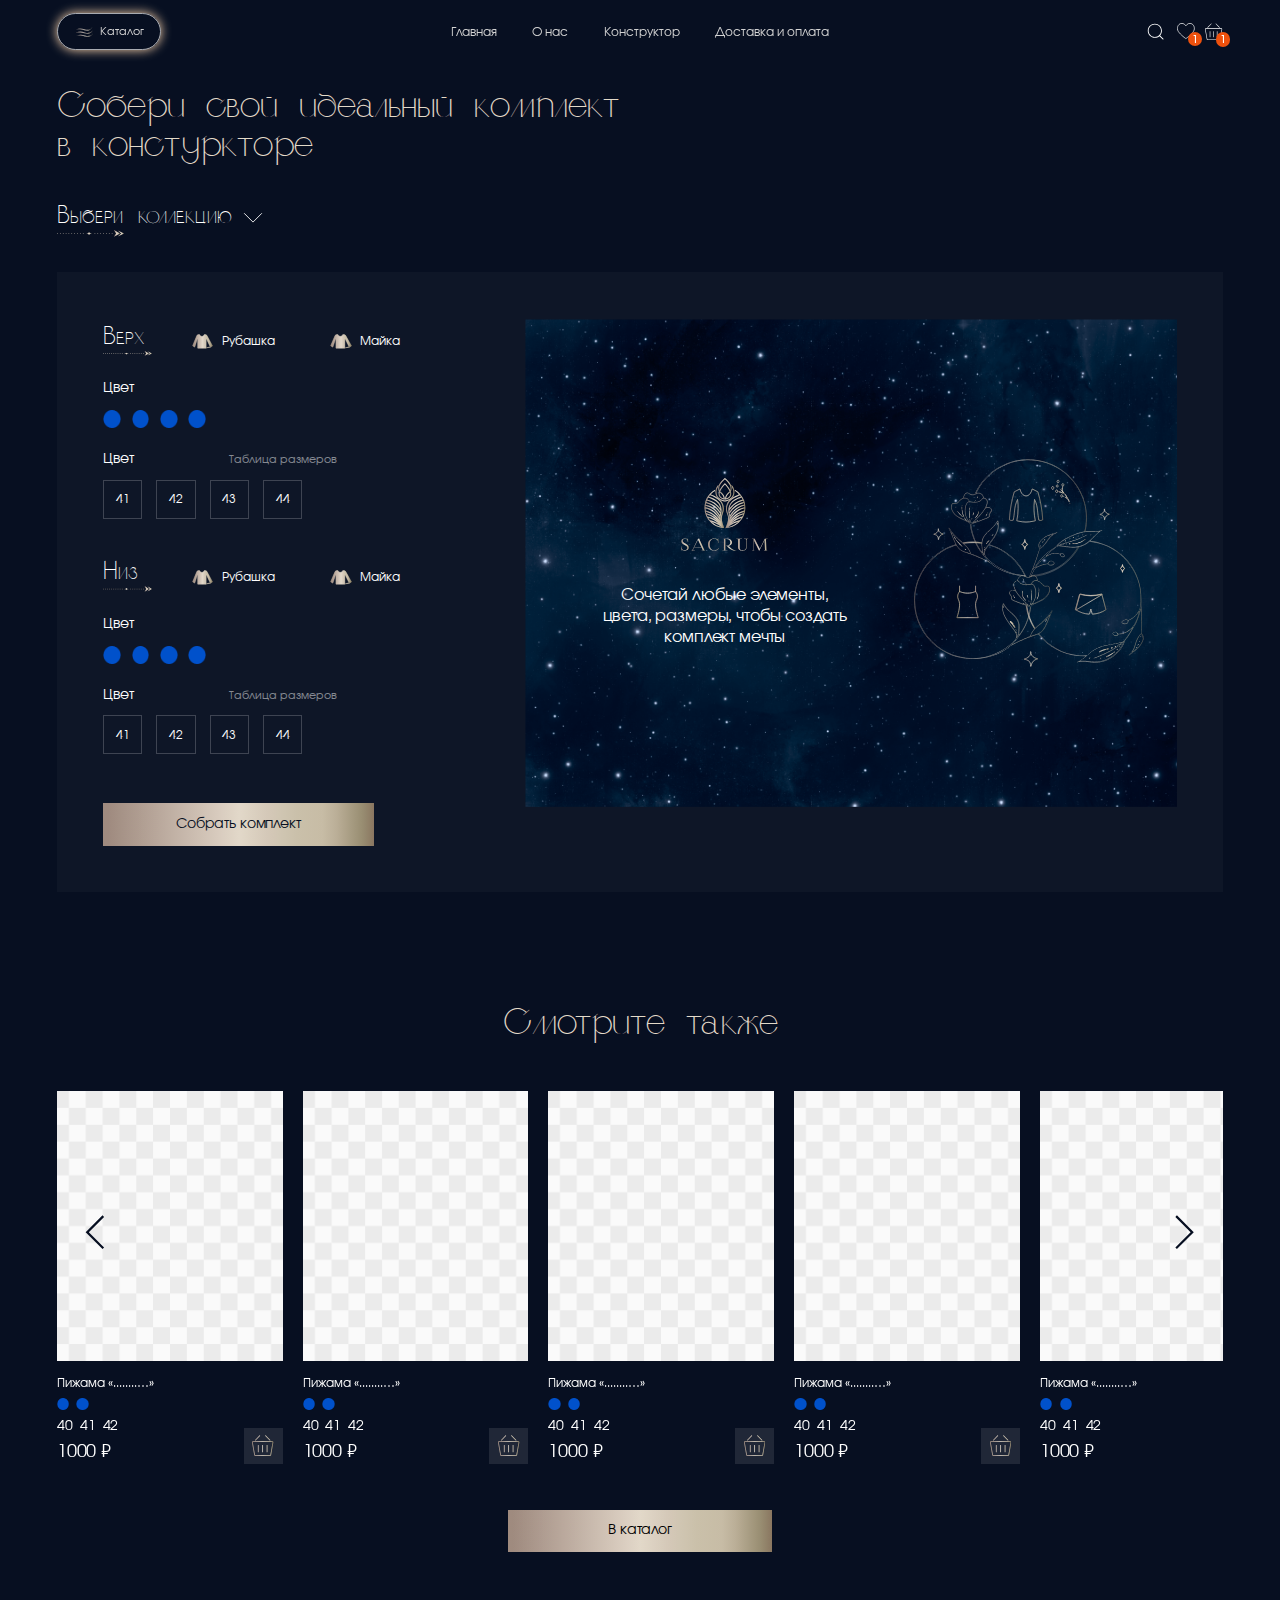
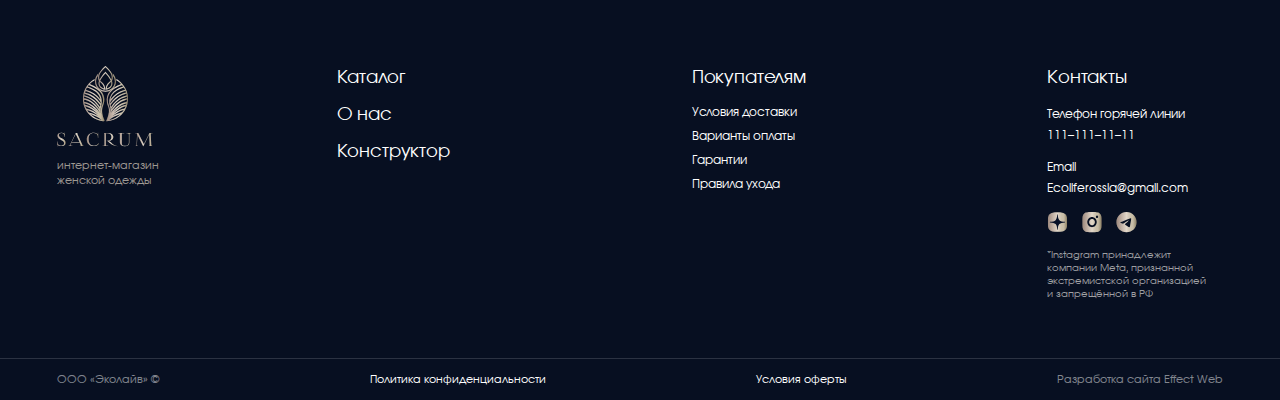
<file: construktor.html>
<!DOCTYPE html>
<html lang="ru">

<head>
    <meta charset="UTF-8">
    <meta name="viewport" content="width=device-width, initial-scale=1.0">
    <title>Sacrum</title>
    <link rel="stylesheet" href="https://cdn.jsdelivr.net/npm/swiper@11/swiper-bundle.min.css" />
    <script src="https://cdn.jsdelivr.net/npm/swiper@11/swiper-bundle.min.js"></script>
    <script src="https://code.jquery.com/jquery-3.7.1.min.js"></script>


    <link rel="stylesheet" href="asssets/fonts/stylesheet.css">
    <link rel="stylesheet" href="asssets/css/style.css">
</head>

<body>
    <header id="header">
        <div class="container">
            <div class="header__wrap">
                <div class="header__left">
                    <button class="header__menu_mobile">
                        <svg width="16" height="16" viewBox="0 0 16 16" fill="none" xmlns="http://www.w3.org/2000/svg">
                            <rect y="2.5" width="16" height="1" rx="0.5" fill="white" />
                            <rect y="7.5" width="16" height="1" rx="0.5" fill="white" />
                            <rect y="12.5" width="16" height="1" rx="0.5" fill="white" />
                        </svg>
                    </button>
                    <a href="" class="header__catalog">
                        <svg xmlns="http://www.w3.org/2000/svg" width="23" height="14" viewBox="0 0 23 14" fill="none">
                            <path
                                d="M19.6706 3.54545C20.0762 3.13131 20.3989 2.69123 20.6531 2.27413C20.4246 2.83539 20.1066 3.44894 19.667 4.02527C19.0148 4.88043 18.0957 5.65274 16.8019 6.05386C15.5074 6.45516 13.8243 6.48911 11.6373 5.84365C7.06087 4.49291 4.35578 4.66365 2.78465 5.19126C2.49229 5.28944 2.23955 5.39987 2.02169 5.5149C2.30848 5.25791 2.6692 4.99351 3.11728 4.75664C4.69691 3.92161 7.38927 3.41518 11.8087 4.83391L11.8546 4.69109L11.8087 4.83391C13.8027 5.47398 15.411 5.51955 16.7027 5.21838C17.9949 4.91711 18.9598 4.27127 19.6706 3.54545ZM20.0391 7.05153C20.4447 6.63738 20.7674 6.19731 21.0216 5.78021C20.7931 6.34147 20.4751 6.95502 20.0356 7.53135C19.3833 8.38651 18.4642 9.15882 17.1704 9.55994C15.8759 9.96124 14.1928 9.99519 12.0058 9.34973C7.42937 7.99899 4.72428 8.16973 3.15315 8.69734C2.86079 8.79552 2.60805 8.90595 2.3902 9.02098C2.67698 8.76398 3.0377 8.49959 3.48578 8.26272C5.06541 7.42769 7.75778 6.92125 12.1772 8.33998L12.2231 8.19716L12.1772 8.33999C14.1712 8.98006 15.7795 9.02563 17.0712 8.72446C18.3634 8.42318 19.3283 7.77735 20.0391 7.05153ZM20.4076 10.5576C20.8132 10.1435 21.1359 9.70339 21.3901 9.28629C21.1616 9.84755 20.8436 10.4611 20.4041 11.0374C19.7518 11.8926 18.8327 12.6649 17.5389 13.066C16.2444 13.4673 14.5613 13.5013 12.3743 12.8558C7.79788 11.5051 5.09278 11.6758 3.52165 12.2034C3.2293 12.3016 2.97656 12.412 2.7587 12.5271C3.04549 12.2701 3.4062 12.0057 3.85429 11.7688C5.43391 10.9338 8.12628 10.4273 12.5457 11.8461L12.5916 11.7032L12.5457 11.8461C14.5397 12.4861 16.148 12.5317 17.4397 12.2305C18.7319 11.9293 19.6969 11.2834 20.4076 10.5576Z"
                                fill="url(#paint0_linear_2001_634)" />
                            <path
                                d="M19.6706 3.54545C20.0762 3.13131 20.3989 2.69123 20.6531 2.27413C20.4246 2.83539 20.1066 3.44894 19.667 4.02527C19.0148 4.88043 18.0957 5.65274 16.8019 6.05386C15.5074 6.45516 13.8243 6.48911 11.6373 5.84365C7.06087 4.49291 4.35578 4.66365 2.78465 5.19126C2.49229 5.28944 2.23955 5.39987 2.02169 5.5149C2.30848 5.25791 2.6692 4.99351 3.11728 4.75664C4.69691 3.92161 7.38927 3.41518 11.8087 4.83391L11.8546 4.69109L11.8087 4.83391C13.8027 5.47398 15.411 5.51955 16.7027 5.21838C17.9949 4.91711 18.9598 4.27127 19.6706 3.54545ZM20.0391 7.05153C20.4447 6.63738 20.7674 6.19731 21.0216 5.78021C20.7931 6.34147 20.4751 6.95502 20.0356 7.53135C19.3833 8.38651 18.4642 9.15882 17.1704 9.55994C15.8759 9.96124 14.1928 9.99519 12.0058 9.34973C7.42937 7.99899 4.72428 8.16973 3.15315 8.69734C2.86079 8.79552 2.60805 8.90595 2.3902 9.02098C2.67698 8.76398 3.0377 8.49959 3.48578 8.26272C5.06541 7.42769 7.75778 6.92125 12.1772 8.33998L12.2231 8.19716L12.1772 8.33999C14.1712 8.98006 15.7795 9.02563 17.0712 8.72446C18.3634 8.42318 19.3283 7.77735 20.0391 7.05153ZM20.4076 10.5576C20.8132 10.1435 21.1359 9.70339 21.3901 9.28629C21.1616 9.84755 20.8436 10.4611 20.4041 11.0374C19.7518 11.8926 18.8327 12.6649 17.5389 13.066C16.2444 13.4673 14.5613 13.5013 12.3743 12.8558C7.79788 11.5051 5.09278 11.6758 3.52165 12.2034C3.2293 12.3016 2.97656 12.412 2.7587 12.5271C3.04549 12.2701 3.4062 12.0057 3.85429 11.7688C5.43391 10.9338 8.12628 10.4273 12.5457 11.8461L12.5916 11.7032L12.5457 11.8461C14.5397 12.4861 16.148 12.5317 17.4397 12.2305C18.7319 11.9293 19.6969 11.2834 20.4076 10.5576Z"
                                fill="#FFE9BF" fill-opacity="0.24" style="mix-blend-mode:saturation" />
                            <path
                                d="M19.6706 3.54545C20.0762 3.13131 20.3989 2.69123 20.6531 2.27413C20.4246 2.83539 20.1066 3.44894 19.667 4.02527C19.0148 4.88043 18.0957 5.65274 16.8019 6.05386C15.5074 6.45516 13.8243 6.48911 11.6373 5.84365C7.06087 4.49291 4.35578 4.66365 2.78465 5.19126C2.49229 5.28944 2.23955 5.39987 2.02169 5.5149C2.30848 5.25791 2.6692 4.99351 3.11728 4.75664C4.69691 3.92161 7.38927 3.41518 11.8087 4.83391L11.8546 4.69109L11.8087 4.83391C13.8027 5.47398 15.411 5.51955 16.7027 5.21838C17.9949 4.91711 18.9598 4.27127 19.6706 3.54545ZM20.0391 7.05153C20.4447 6.63738 20.7674 6.19731 21.0216 5.78021C20.7931 6.34147 20.4751 6.95502 20.0356 7.53135C19.3833 8.38651 18.4642 9.15882 17.1704 9.55994C15.8759 9.96124 14.1928 9.99519 12.0058 9.34973C7.42937 7.99899 4.72428 8.16973 3.15315 8.69734C2.86079 8.79552 2.60805 8.90595 2.3902 9.02098C2.67698 8.76398 3.0377 8.49959 3.48578 8.26272C5.06541 7.42769 7.75778 6.92125 12.1772 8.33998L12.2231 8.19716L12.1772 8.33999C14.1712 8.98006 15.7795 9.02563 17.0712 8.72446C18.3634 8.42318 19.3283 7.77735 20.0391 7.05153ZM20.4076 10.5576C20.8132 10.1435 21.1359 9.70339 21.3901 9.28629C21.1616 9.84755 20.8436 10.4611 20.4041 11.0374C19.7518 11.8926 18.8327 12.6649 17.5389 13.066C16.2444 13.4673 14.5613 13.5013 12.3743 12.8558C7.79788 11.5051 5.09278 11.6758 3.52165 12.2034C3.2293 12.3016 2.97656 12.412 2.7587 12.5271C3.04549 12.2701 3.4062 12.0057 3.85429 11.7688C5.43391 10.9338 8.12628 10.4273 12.5457 11.8461L12.5916 11.7032L12.5457 11.8461C14.5397 12.4861 16.148 12.5317 17.4397 12.2305C18.7319 11.9293 19.6969 11.2834 20.4076 10.5576Z"
                                stroke="#070F21" stroke-width="0.3" stroke-linejoin="round" />
                            <defs>
                                <linearGradient id="paint0_linear_2001_634" x1="0.917638" y1="6.99844" x2="22.1735"
                                    y2="6.99844" gradientUnits="userSpaceOnUse">
                                    <stop offset="0.0186222" stop-color="#9A8C84" />
                                    <stop offset="0.4235" stop-color="#D3CCC5" />
                                    <stop offset="0.4999" stop-color="#DED9D1" />
                                    <stop offset="0.5991" stop-color="#D1CAC0" />
                                    <stop offset="0.7129" stop-color="#C7C0B1" />
                                    <stop offset="0.8064" stop-color="#C4BCAC" />
                                    <stop offset="0.8566" stop-color="#B8AF9E" />
                                    <stop offset="0.9516" stop-color="#978E78" />
                                    <stop offset="0.9972" stop-color="#867664" />
                                </linearGradient>
                            </defs>
                        </svg>
                        Каталог
                    </a>
                </div>
                <div class="header__center">
                    <nav>
                        <ul>
                            <li>
                                <a href="">
                                    Главная
                                </a>
                            </li>
                            <li>
                                <a href="">
                                    О нас
                                </a>
                            </li>
                            <li>
                                <a href="">
                                    Конструктор
                                </a>
                            </li>
                            <li>
                                <a href="">
                                    Доставка и оплата
                                </a>
                            </li>
                        </ul>
                    </nav>
                </div>
                <div class="header__right">
                    <div class="header__search__wrap">
                        <input type="text" placeholder="Начните вводить">
                        <button>
                            <svg width="24" height="24" viewBox="0 0 24 24" fill="none"
                                xmlns="http://www.w3.org/2000/svg">
                                <path
                                    d="M20.0313 20.7901C20.4913 21.2501 21.2013 20.5401 20.7413 20.0901L16.9913 16.3301C18.3071 14.8748 19.0343 12.982 19.0313 11.0201C19.0313 6.63006 15.4613 3.06006 11.0713 3.06006C6.68133 3.06006 3.11133 6.63006 3.11133 11.0201C3.11133 15.4101 6.68133 18.9801 11.0713 18.9801C13.0513 18.9801 14.8813 18.2501 16.2813 17.0401L20.0313 20.7901ZM4.11033 11.0201C4.11033 7.18006 7.24033 4.06006 11.0703 4.06006C14.9103 4.06006 18.0303 7.18006 18.0303 11.0201C18.0303 14.8601 14.9103 17.9801 11.0703 17.9801C7.24033 17.9801 4.11033 14.8601 4.11033 11.0201Z"
                                    fill="white" />
                            </svg>
                        </button>
                    </div>
                    <button class="header__search">
                        <svg width="24" height="24" viewBox="0 0 24 24" fill="none" xmlns="http://www.w3.org/2000/svg">
                            <path
                                d="M20.0313 20.7901C20.4913 21.2501 21.2013 20.5401 20.7413 20.0901L16.9913 16.3301C18.3071 14.8748 19.0343 12.982 19.0313 11.0201C19.0313 6.63006 15.4613 3.06006 11.0713 3.06006C6.68133 3.06006 3.11133 6.63006 3.11133 11.0201C3.11133 15.4101 6.68133 18.9801 11.0713 18.9801C13.0513 18.9801 14.8813 18.2501 16.2813 17.0401L20.0313 20.7901ZM4.11033 11.0201C4.11033 7.18006 7.24033 4.06006 11.0703 4.06006C14.9103 4.06006 18.0303 7.18006 18.0303 11.0201C18.0303 14.8601 14.9103 17.9801 11.0703 17.9801C7.24033 17.9801 4.11033 14.8601 4.11033 11.0201Z"
                                fill="white" />
                        </svg>
                    </button>
                    <a href="" class="header__wishlist">
                        <svg width="20" height="19" viewBox="0 0 20 19" fill="none" xmlns="http://www.w3.org/2000/svg">
                            <path
                                d="M9.99953 17.6128C9.99953 17.6128 15.9229 13.4997 18.5027 9.54631C21.0569 5.63304 18.5968 1.28397 15.7002 0.553356C11.8537 -0.417776 9.99953 3.34117 9.99953 3.34117C9.99953 3.34117 8.1456 -0.417776 4.29912 0.553356C1.40222 1.2845 -1.05727 5.63357 1.4964 9.54631C4.07616 13.4997 9.99953 17.6128 9.99953 17.6128Z"
                                stroke="white" stroke-width="0.798191" stroke-linejoin="round" />
                        </svg>

                        <span>
                            1
                        </span>
                    </a>
                    <a href="" class="header__cart">
                        <svg width="20" height="20" viewBox="0 0 20 20" fill="none" xmlns="http://www.w3.org/2000/svg">
                            <path
                                d="M13.6665 9.33512C13.8512 9.33512 13.9998 9.48379 13.9998 9.66846V15.6685C13.9998 15.8531 13.8512 16.0018 13.6665 16.0018C13.4818 16.0018 13.3332 15.8531 13.3332 15.6685V9.66846C13.3332 9.48379 13.4818 9.33512 13.6665 9.33512ZM9.66649 9.33512C9.85116 9.33512 9.99982 9.48379 9.99982 9.66846V15.6685C9.99982 15.8531 9.85116 16.0018 9.66649 16.0018C9.48182 16.0018 9.33316 15.8531 9.33316 15.6685V9.66846C9.33316 9.48379 9.48182 9.33512 9.66649 9.33512ZM5.66649 9.33512C5.85116 9.33512 5.99982 9.48379 5.99982 9.66846V15.6685C5.99982 15.8531 5.85116 16.0018 5.66649 16.0018C5.48182 16.0018 5.33316 15.8531 5.33316 15.6685V9.66846C5.33316 9.48379 5.48182 9.33512 5.66649 9.33512ZM12.3505 0.668457C12.4372 0.668457 12.5192 0.707124 12.5792 0.768457L16.5725 4.76846C16.8672 5.06512 16.3992 5.53846 16.1012 5.24046L12.1078 1.24046C11.8932 1.02846 12.0112 0.668457 12.3505 0.668457ZM6.98249 0.668457C6.89582 0.668457 6.81382 0.707124 6.75382 0.768457L2.76049 4.76846C2.46582 5.06512 2.93382 5.53846 3.23182 5.24046L7.22516 1.24046C7.44116 1.02846 7.32249 0.668457 6.98316 0.668457H6.98249ZM0.999824 6.00179C0.723824 6.00179 0.46849 6.10846 0.275824 6.28979C0.0824903 6.47112 -0.0481764 6.75646 0.00515694 7.05912L2.00516 18.3925C2.04649 18.6258 2.14049 18.8525 2.30716 19.0325C2.47382 19.2111 2.72449 19.3351 3.00049 19.3351H16.3338C16.6098 19.3351 16.8605 19.2111 17.0272 19.0318C17.1938 18.8518 17.2872 18.6265 17.3285 18.3918L19.3285 7.05846C19.3818 6.75646 19.2505 6.47179 19.0578 6.28979C18.8638 6.10846 18.6092 6.00179 18.3332 6.00179H0.999824ZM0.999824 6.66846H18.3332C18.6665 6.66846 18.7092 6.80512 18.6718 6.94446L16.6718 18.2778C16.5918 18.5738 16.5185 18.6685 16.3332 18.6685H2.99982C2.75649 18.6685 2.72649 18.5218 2.66116 18.2778L0.661157 6.94446C0.619824 6.72446 0.833157 6.66846 0.999824 6.66846Z"
                                fill="white" />
                        </svg>

                        <span>
                            1
                        </span>
                    </a>
                </div>
            </div>
        </div>
    </header>
    <section class="construkrot_page">
        <div class="container">
            <div class="construkrot_page__wrap">
                <div class="construkrot_page__title">
                    <h1>
                        Собери свой идеальный комплект в констуркторе
                    </h1>
                </div>
                <div class="construkrot_page__colection">
                    <button class="construkrot_page__colection__btn">
                        Выбери коллекцию
                        <img src="asssets/images/arrow.svg" alt="">
                    </button>
                    <div class="construkrot_page__colection__content">
                        <button>
                            Коллекция волшебные сноведения
                        </button>
                        <button class="checked">
                            Коллекция волшебная
                        </button>
                        <button>
                            Коллекция волшебная ночь
                        </button>
                        <button>
                            Коллекция чудная 12345
                        </button>
                    </div>
                </div>
                <div class="construkrot_page__main">
                    <div class="construkrot_page__left">
                        <div class="construkrot_page__item">
                            <div class="construkrot_page__item__header">
                                <div class="construkrot_page__item__name">
                                    Верх
                                    <img src="asssets/images/arrow.svg" alt="">
                                </div>
                                <div class="construkrot_page__cloathing_var">
                                    <div class="checkbox">
                                        <input class="custom-checkbox" type="radio" id="cloathing-1" name="cloathing1"
                                            value="indigo">
                                        <label for="cloathing-1">
                                            <img src="asssets/images/rub.svg" alt="">
                                            Рубашка
                                        </label>
                                    </div>
                                    <div class="checkbox">
                                        <input class="custom-checkbox" type="radio" id="cloathing-2" name="cloathing1"
                                            value="indigo">
                                        <label for="cloathing-2">
                                            <img src="asssets/images/rub.svg" alt="">
                                            Майка
                                        </label>
                                    </div>
                                </div>
                            </div>
                            <div class="construkrot_page__item__color">
                                <div class="top">
                                    <div class="name">
                                        Цвет
                                    </div>
                                </div>
                                <div class="content">
                                    <div class="radio">
                                        <input class="custom-radio" type="radio" id="color-23" name="color33"
                                            value="color2">
                                        <label for="color-23">
                                            <img src="asssets/images/color.png" alt="">
                                        </label>
                                    </div>
                                    <div class="radio">
                                        <input class="custom-radio" type="radio" id="color-33" name="color33"
                                            value="color3">
                                        <label for="color-33">
                                            <img src="asssets/images/color.png" alt="">
                                        </label>
                                    </div>
                                    <div class="radio">
                                        <input class="custom-radio" type="radio" id="color-43" name="color33"
                                            value="color4">
                                        <label for="color-43">
                                            <img src="asssets/images/color.png" alt="">
                                        </label>
                                    </div>
                                    <div class="radio">
                                        <input class="custom-radio" type="radio" id="color-53" name="color33"
                                            value="color5">
                                        <label for="color-53">
                                            <img src="asssets/images/color.png" alt="">
                                        </label>
                                    </div>
                                </div>
                            </div>
                            <div class="construkrot_page__item__size">
                                <div class="top">
                                    <div class="name">
                                        Цвет
                                    </div>
                                    <a href="" class="btn_size">
                                        Таблица размеров
                                    </a>
                                </div>
                                <div class="content">
                                    <div class="radio">
                                        <input class="custom-radio" type="radio" id="size-13" name="size33"
                                            value="size">
                                        <label for="size-13">41</label>
                                    </div>
                                    <div class="radio">
                                        <input class="custom-radio" type="radio" id="size-23" name="size33"
                                            value="size">
                                        <label for="size-23">42</label>
                                    </div>
                                    <div class="radio">
                                        <input class="custom-radio" type="radio" id="size-33" name="size33"
                                            value="size">
                                        <label for="size-33">43</label>
                                    </div>
                                    <div class="radio">
                                        <input class="custom-radio" type="radio" id="size-43" name="size33"
                                            value="size">
                                        <label for="size-43">44</label>
                                    </div>
                                </div>
                            </div>
                        </div>
                        <div class="construkrot_page__item">
                            <div class="construkrot_page__item__header">
                                <div class="construkrot_page__item__name">
                                    Низ
                                    <img src="asssets/images/arrow.svg" alt="">
                                </div>
                                <div class="construkrot_page__cloathing_var">
                                    <div class="checkbox">
                                        <input class="custom-checkbox" type="radio" id="cloathing-11" name="cloathing2"
                                            value="indigo">
                                        <label for="cloathing-11">
                                            <img src="asssets/images/rub.svg" alt="">
                                            Рубашка
                                        </label>
                                    </div>
                                    <div class="checkbox">
                                        <input class="custom-checkbox" type="radio" id="cloathing-22" name="cloathing2"
                                            value="indigo">
                                        <label for="cloathing-22">
                                            <img src="asssets/images/rub.svg" alt="">
                                            Майка
                                        </label>
                                    </div>
                                </div>
                            </div>
                            <div class="construkrot_page__item__color">
                                <div class="top">
                                    <div class="name">
                                        Цвет
                                    </div>
                                </div>
                                <div class="content">
                                    <div class="radio">
                                        <input class="custom-radio" type="radio" id="color-23" name="color33"
                                            value="color2">
                                        <label for="color-23">
                                            <img src="asssets/images/color.png" alt="">
                                        </label>
                                    </div>
                                    <div class="radio">
                                        <input class="custom-radio" type="radio" id="color-33" name="color33"
                                            value="color3">
                                        <label for="color-33">
                                            <img src="asssets/images/color.png" alt="">
                                        </label>
                                    </div>
                                    <div class="radio">
                                        <input class="custom-radio" type="radio" id="color-43" name="color33"
                                            value="color4">
                                        <label for="color-43">
                                            <img src="asssets/images/color.png" alt="">
                                        </label>
                                    </div>
                                    <div class="radio">
                                        <input class="custom-radio" type="radio" id="color-53" name="color33"
                                            value="color5">
                                        <label for="color-53">
                                            <img src="asssets/images/color.png" alt="">
                                        </label>
                                    </div>
                                </div>
                            </div>
                            <div class="construkrot_page__item__size">
                                <div class="top">
                                    <div class="name">
                                        Цвет
                                    </div>
                                    <a href="" class="btn_size">
                                        Таблица размеров
                                    </a>
                                </div>
                                <div class="content">
                                    <div class="radio">
                                        <input class="custom-radio" type="radio" id="size-13" name="size33"
                                            value="size">
                                        <label for="size-13">41</label>
                                    </div>
                                    <div class="radio">
                                        <input class="custom-radio" type="radio" id="size-23" name="size33"
                                            value="size">
                                        <label for="size-23">42</label>
                                    </div>
                                    <div class="radio">
                                        <input class="custom-radio" type="radio" id="size-33" name="size33"
                                            value="size">
                                        <label for="size-33">43</label>
                                    </div>
                                    <div class="radio">
                                        <input class="custom-radio" type="radio" id="size-43" name="size33"
                                            value="size">
                                        <label for="size-43">44</label>
                                    </div>
                                </div>
                            </div>
                        </div>
                        <button class="construkrot_page__btn_sucsess">
                            Собрать комплект
                        </button>
                    </div>
                    <div class="construkrot_page__right">
                        <div class="construkrot_page__right_left">
                            <img src="asssets/images/about_logo.svg" alt="" class="ico">
                            <div class="text">
                                Cочетай любые элементы, <br> цвета, размеры, чтобы создать комплект мечты
                            </div>
                        </div>
                        <div class="construkrot_page__right__right">
                            <img src="asssets/images/baner2_logo.svg" alt="">
                        </div>
                    </div>
                </div>
            </div>
        </div>
    </section>
    <section class="seealso">
        <div class="container">
            <div class="seealso__wrap">
                <div class="seealso__title">
                    <h2>
                        Смотрите также
                    </h2>
                </div>
                <div class="seealso__main">
                    <div class="swiper seealso__swiper">
                        <div class="swiper-wrapper">
                            <div class="swiper-slide">
                                <a href="" class="seealso__slide__container">
                                    <div class="seealso__slide__img">
                                        <img src="asssets/images/catalog.png" alt="">
                                    </div>
                                    <div class="seealso__slide__name">
                                        Пижама «........…»
                                    </div>
                                    <div class="seealso__slide__info">
                                        <div class="left">
                                            <div class="seealso__slide__color">
                                                <img src="asssets/images/color.png" alt="">
                                                <img src="asssets/images/color.png" alt="">
                                            </div>
                                            <div class="seealso__slide__size">
                                                <span>
                                                    40
                                                </span>
                                                <span>
                                                    41
                                                </span>
                                                <span>
                                                    42
                                                </span>
                                            </div>
                                            <div class="seealso__slide__price">
                                                1000 ₽
                                            </div>
                                        </div>
                                        <div class="right">
                                            <button class="seealso__slide__btn addproduct_popup__open">
                                                <svg xmlns="http://www.w3.org/2000/svg" width="24" height="24"
                                                    viewBox="0 0 24 24" fill="none">
                                                    <path
                                                        d="M16.9615 11.1727C17.1906 11.1727 17.375 11.3572 17.375 11.5862V19.0291C17.375 19.2582 17.1906 19.4426 16.9615 19.4426C16.7325 19.4426 16.5481 19.2582 16.5481 19.0291V11.5862C16.5481 11.3572 16.7325 11.1727 16.9615 11.1727ZM11.9996 11.1727C12.2287 11.1727 12.4131 11.3572 12.4131 11.5862V19.0291C12.4131 19.2582 12.2287 19.4426 11.9996 19.4426C11.7705 19.4426 11.5861 19.2582 11.5861 19.0291V11.5862C11.5861 11.3572 11.7705 11.1727 11.9996 11.1727ZM7.03767 11.1727C7.26675 11.1727 7.45117 11.3572 7.45117 11.5862V19.0291C7.45117 19.2582 7.26675 19.4426 7.03767 19.4426C6.8086 19.4426 6.62418 19.2582 6.62418 19.0291V11.5862C6.62418 11.3572 6.8086 11.1727 7.03767 11.1727ZM15.3291 0.421875C15.4366 0.421875 15.5383 0.46984 15.6127 0.545923L20.5664 5.50786C20.9319 5.87587 20.3514 6.46303 19.9817 6.09337L15.028 1.13143C14.7618 0.868449 14.9081 0.421875 15.3291 0.421875ZM8.67015 0.421875C8.56264 0.421875 8.46092 0.46984 8.38649 0.545923L3.43283 5.50786C3.0673 5.87587 3.64784 6.46303 4.01751 6.09337L8.97118 1.13143C9.23912 0.868449 9.09192 0.421875 8.67098 0.421875H8.67015ZM1.24875 7.03779C0.906372 7.03779 0.589635 7.17011 0.350635 7.39505C0.110808 7.61999 -0.0512822 7.97394 0.014877 8.3494L2.49585 22.4082C2.54712 22.6977 2.66372 22.9788 2.87047 23.2021C3.07722 23.4238 3.38817 23.5776 3.73054 23.5776H20.2703C20.6127 23.5776 20.9237 23.4238 21.1304 23.2013C21.3372 22.978 21.4529 22.6985 21.5042 22.4074L23.9852 8.34857C24.0513 7.97394 23.8884 7.62082 23.6494 7.39505C23.4088 7.17011 23.0928 7.03779 22.7505 7.03779H1.24875ZM1.24875 7.86478H22.7505C23.164 7.86478 23.2169 8.03431 23.1706 8.20716L20.6896 22.266C20.5904 22.6332 20.4994 22.7506 20.2695 22.7506H3.72971C3.42786 22.7506 3.39065 22.5687 3.3096 22.266L0.828635 8.20716C0.777361 7.93425 1.042 7.86478 1.24875 7.86478Z"
                                                        fill="url(#paint0_linear_2001_76)" />
                                                    <path
                                                        d="M16.9615 11.1727C17.1906 11.1727 17.375 11.3572 17.375 11.5862V19.0291C17.375 19.2582 17.1906 19.4426 16.9615 19.4426C16.7325 19.4426 16.5481 19.2582 16.5481 19.0291V11.5862C16.5481 11.3572 16.7325 11.1727 16.9615 11.1727ZM11.9996 11.1727C12.2287 11.1727 12.4131 11.3572 12.4131 11.5862V19.0291C12.4131 19.2582 12.2287 19.4426 11.9996 19.4426C11.7705 19.4426 11.5861 19.2582 11.5861 19.0291V11.5862C11.5861 11.3572 11.7705 11.1727 11.9996 11.1727ZM7.03767 11.1727C7.26675 11.1727 7.45117 11.3572 7.45117 11.5862V19.0291C7.45117 19.2582 7.26675 19.4426 7.03767 19.4426C6.8086 19.4426 6.62418 19.2582 6.62418 19.0291V11.5862C6.62418 11.3572 6.8086 11.1727 7.03767 11.1727ZM15.3291 0.421875C15.4366 0.421875 15.5383 0.46984 15.6127 0.545923L20.5664 5.50786C20.9319 5.87587 20.3514 6.46303 19.9817 6.09337L15.028 1.13143C14.7618 0.868449 14.9081 0.421875 15.3291 0.421875ZM8.67015 0.421875C8.56264 0.421875 8.46092 0.46984 8.38649 0.545923L3.43283 5.50786C3.0673 5.87587 3.64784 6.46303 4.01751 6.09337L8.97118 1.13143C9.23912 0.868449 9.09192 0.421875 8.67098 0.421875H8.67015ZM1.24875 7.03779C0.906372 7.03779 0.589635 7.17011 0.350635 7.39505C0.110808 7.61999 -0.0512822 7.97394 0.014877 8.3494L2.49585 22.4082C2.54712 22.6977 2.66372 22.9788 2.87047 23.2021C3.07722 23.4238 3.38817 23.5776 3.73054 23.5776H20.2703C20.6127 23.5776 20.9237 23.4238 21.1304 23.2013C21.3372 22.978 21.4529 22.6985 21.5042 22.4074L23.9852 8.34857C24.0513 7.97394 23.8884 7.62082 23.6494 7.39505C23.4088 7.17011 23.0928 7.03779 22.7505 7.03779H1.24875ZM1.24875 7.86478H22.7505C23.164 7.86478 23.2169 8.03431 23.1706 8.20716L20.6896 22.266C20.5904 22.6332 20.4994 22.7506 20.2695 22.7506H3.72971C3.42786 22.7506 3.39065 22.5687 3.3096 22.266L0.828635 8.20716C0.777361 7.93425 1.042 7.86478 1.24875 7.86478Z"
                                                        fill="#FFE9BF" fill-opacity="0.24"
                                                        style="mix-blend-mode:saturation" />
                                                    <defs>
                                                        <linearGradient id="paint0_linear_2001_76" x1="0.00847781"
                                                            y1="11.997" x2="24.0955" y2="11.997"
                                                            gradientUnits="userSpaceOnUse">
                                                            <stop offset="0.0186222" stop-color="#9A8C84" />
                                                            <stop offset="0.4235" stop-color="#D3CCC5" />
                                                            <stop offset="0.4999" stop-color="#DED9D1" />
                                                            <stop offset="0.5991" stop-color="#D1CAC0" />
                                                            <stop offset="0.7129" stop-color="#C7C0B1" />
                                                            <stop offset="0.8064" stop-color="#C4BCAC" />
                                                            <stop offset="0.8566" stop-color="#B8AF9E" />
                                                            <stop offset="0.9516" stop-color="#978E78" />
                                                            <stop offset="0.9972" stop-color="#867664" />
                                                        </linearGradient>
                                                    </defs>
                                                </svg>
                                            </button>
                                        </div>
                                    </div>

                                </a>
                            </div>
                            <div class="swiper-slide">
                                <a href="" class="seealso__slide__container">
                                    <div class="seealso__slide__img">
                                        <img src="asssets/images/catalog.png" alt="">
                                    </div>
                                    <div class="seealso__slide__name">
                                        Пижама «........…»
                                    </div>
                                    <div class="seealso__slide__info">
                                        <div class="left">
                                            <div class="seealso__slide__color">
                                                <img src="asssets/images/color.png" alt="">
                                                <img src="asssets/images/color.png" alt="">
                                            </div>
                                            <div class="seealso__slide__size">
                                                <span>
                                                    40
                                                </span>
                                                <span>
                                                    41
                                                </span>
                                                <span>
                                                    42
                                                </span>
                                            </div>
                                            <div class="seealso__slide__price">
                                                1000 ₽
                                            </div>
                                        </div>
                                        <div class="right">
                                            <button class="seealso__slide__btn addproduct_popup__open">
                                                <svg xmlns="http://www.w3.org/2000/svg" width="24" height="24"
                                                    viewBox="0 0 24 24" fill="none">
                                                    <path
                                                        d="M16.9615 11.1727C17.1906 11.1727 17.375 11.3572 17.375 11.5862V19.0291C17.375 19.2582 17.1906 19.4426 16.9615 19.4426C16.7325 19.4426 16.5481 19.2582 16.5481 19.0291V11.5862C16.5481 11.3572 16.7325 11.1727 16.9615 11.1727ZM11.9996 11.1727C12.2287 11.1727 12.4131 11.3572 12.4131 11.5862V19.0291C12.4131 19.2582 12.2287 19.4426 11.9996 19.4426C11.7705 19.4426 11.5861 19.2582 11.5861 19.0291V11.5862C11.5861 11.3572 11.7705 11.1727 11.9996 11.1727ZM7.03767 11.1727C7.26675 11.1727 7.45117 11.3572 7.45117 11.5862V19.0291C7.45117 19.2582 7.26675 19.4426 7.03767 19.4426C6.8086 19.4426 6.62418 19.2582 6.62418 19.0291V11.5862C6.62418 11.3572 6.8086 11.1727 7.03767 11.1727ZM15.3291 0.421875C15.4366 0.421875 15.5383 0.46984 15.6127 0.545923L20.5664 5.50786C20.9319 5.87587 20.3514 6.46303 19.9817 6.09337L15.028 1.13143C14.7618 0.868449 14.9081 0.421875 15.3291 0.421875ZM8.67015 0.421875C8.56264 0.421875 8.46092 0.46984 8.38649 0.545923L3.43283 5.50786C3.0673 5.87587 3.64784 6.46303 4.01751 6.09337L8.97118 1.13143C9.23912 0.868449 9.09192 0.421875 8.67098 0.421875H8.67015ZM1.24875 7.03779C0.906372 7.03779 0.589635 7.17011 0.350635 7.39505C0.110808 7.61999 -0.0512822 7.97394 0.014877 8.3494L2.49585 22.4082C2.54712 22.6977 2.66372 22.9788 2.87047 23.2021C3.07722 23.4238 3.38817 23.5776 3.73054 23.5776H20.2703C20.6127 23.5776 20.9237 23.4238 21.1304 23.2013C21.3372 22.978 21.4529 22.6985 21.5042 22.4074L23.9852 8.34857C24.0513 7.97394 23.8884 7.62082 23.6494 7.39505C23.4088 7.17011 23.0928 7.03779 22.7505 7.03779H1.24875ZM1.24875 7.86478H22.7505C23.164 7.86478 23.2169 8.03431 23.1706 8.20716L20.6896 22.266C20.5904 22.6332 20.4994 22.7506 20.2695 22.7506H3.72971C3.42786 22.7506 3.39065 22.5687 3.3096 22.266L0.828635 8.20716C0.777361 7.93425 1.042 7.86478 1.24875 7.86478Z"
                                                        fill="url(#paint0_linear_2001_76)" />
                                                    <path
                                                        d="M16.9615 11.1727C17.1906 11.1727 17.375 11.3572 17.375 11.5862V19.0291C17.375 19.2582 17.1906 19.4426 16.9615 19.4426C16.7325 19.4426 16.5481 19.2582 16.5481 19.0291V11.5862C16.5481 11.3572 16.7325 11.1727 16.9615 11.1727ZM11.9996 11.1727C12.2287 11.1727 12.4131 11.3572 12.4131 11.5862V19.0291C12.4131 19.2582 12.2287 19.4426 11.9996 19.4426C11.7705 19.4426 11.5861 19.2582 11.5861 19.0291V11.5862C11.5861 11.3572 11.7705 11.1727 11.9996 11.1727ZM7.03767 11.1727C7.26675 11.1727 7.45117 11.3572 7.45117 11.5862V19.0291C7.45117 19.2582 7.26675 19.4426 7.03767 19.4426C6.8086 19.4426 6.62418 19.2582 6.62418 19.0291V11.5862C6.62418 11.3572 6.8086 11.1727 7.03767 11.1727ZM15.3291 0.421875C15.4366 0.421875 15.5383 0.46984 15.6127 0.545923L20.5664 5.50786C20.9319 5.87587 20.3514 6.46303 19.9817 6.09337L15.028 1.13143C14.7618 0.868449 14.9081 0.421875 15.3291 0.421875ZM8.67015 0.421875C8.56264 0.421875 8.46092 0.46984 8.38649 0.545923L3.43283 5.50786C3.0673 5.87587 3.64784 6.46303 4.01751 6.09337L8.97118 1.13143C9.23912 0.868449 9.09192 0.421875 8.67098 0.421875H8.67015ZM1.24875 7.03779C0.906372 7.03779 0.589635 7.17011 0.350635 7.39505C0.110808 7.61999 -0.0512822 7.97394 0.014877 8.3494L2.49585 22.4082C2.54712 22.6977 2.66372 22.9788 2.87047 23.2021C3.07722 23.4238 3.38817 23.5776 3.73054 23.5776H20.2703C20.6127 23.5776 20.9237 23.4238 21.1304 23.2013C21.3372 22.978 21.4529 22.6985 21.5042 22.4074L23.9852 8.34857C24.0513 7.97394 23.8884 7.62082 23.6494 7.39505C23.4088 7.17011 23.0928 7.03779 22.7505 7.03779H1.24875ZM1.24875 7.86478H22.7505C23.164 7.86478 23.2169 8.03431 23.1706 8.20716L20.6896 22.266C20.5904 22.6332 20.4994 22.7506 20.2695 22.7506H3.72971C3.42786 22.7506 3.39065 22.5687 3.3096 22.266L0.828635 8.20716C0.777361 7.93425 1.042 7.86478 1.24875 7.86478Z"
                                                        fill="#FFE9BF" fill-opacity="0.24"
                                                        style="mix-blend-mode:saturation" />
                                                    <defs>
                                                        <linearGradient id="paint0_linear_2001_76" x1="0.00847781"
                                                            y1="11.997" x2="24.0955" y2="11.997"
                                                            gradientUnits="userSpaceOnUse">
                                                            <stop offset="0.0186222" stop-color="#9A8C84" />
                                                            <stop offset="0.4235" stop-color="#D3CCC5" />
                                                            <stop offset="0.4999" stop-color="#DED9D1" />
                                                            <stop offset="0.5991" stop-color="#D1CAC0" />
                                                            <stop offset="0.7129" stop-color="#C7C0B1" />
                                                            <stop offset="0.8064" stop-color="#C4BCAC" />
                                                            <stop offset="0.8566" stop-color="#B8AF9E" />
                                                            <stop offset="0.9516" stop-color="#978E78" />
                                                            <stop offset="0.9972" stop-color="#867664" />
                                                        </linearGradient>
                                                    </defs>
                                                </svg>
                                            </button>
                                        </div>
                                    </div>

                                </a>
                            </div>
                            <div class="swiper-slide">
                                <a href="" class="seealso__slide__container">
                                    <div class="seealso__slide__img">
                                        <img src="asssets/images/catalog.png" alt="">
                                    </div>
                                    <div class="seealso__slide__name">
                                        Пижама «........…»
                                    </div>
                                    <div class="seealso__slide__info">
                                        <div class="left">
                                            <div class="seealso__slide__color">
                                                <img src="asssets/images/color.png" alt="">
                                                <img src="asssets/images/color.png" alt="">
                                            </div>
                                            <div class="seealso__slide__size">
                                                <span>
                                                    40
                                                </span>
                                                <span>
                                                    41
                                                </span>
                                                <span>
                                                    42
                                                </span>
                                            </div>
                                            <div class="seealso__slide__price">
                                                1000 ₽
                                            </div>
                                        </div>
                                        <div class="right">
                                            <button class="seealso__slide__btn addproduct_popup__open">
                                                <svg xmlns="http://www.w3.org/2000/svg" width="24" height="24"
                                                    viewBox="0 0 24 24" fill="none">
                                                    <path
                                                        d="M16.9615 11.1727C17.1906 11.1727 17.375 11.3572 17.375 11.5862V19.0291C17.375 19.2582 17.1906 19.4426 16.9615 19.4426C16.7325 19.4426 16.5481 19.2582 16.5481 19.0291V11.5862C16.5481 11.3572 16.7325 11.1727 16.9615 11.1727ZM11.9996 11.1727C12.2287 11.1727 12.4131 11.3572 12.4131 11.5862V19.0291C12.4131 19.2582 12.2287 19.4426 11.9996 19.4426C11.7705 19.4426 11.5861 19.2582 11.5861 19.0291V11.5862C11.5861 11.3572 11.7705 11.1727 11.9996 11.1727ZM7.03767 11.1727C7.26675 11.1727 7.45117 11.3572 7.45117 11.5862V19.0291C7.45117 19.2582 7.26675 19.4426 7.03767 19.4426C6.8086 19.4426 6.62418 19.2582 6.62418 19.0291V11.5862C6.62418 11.3572 6.8086 11.1727 7.03767 11.1727ZM15.3291 0.421875C15.4366 0.421875 15.5383 0.46984 15.6127 0.545923L20.5664 5.50786C20.9319 5.87587 20.3514 6.46303 19.9817 6.09337L15.028 1.13143C14.7618 0.868449 14.9081 0.421875 15.3291 0.421875ZM8.67015 0.421875C8.56264 0.421875 8.46092 0.46984 8.38649 0.545923L3.43283 5.50786C3.0673 5.87587 3.64784 6.46303 4.01751 6.09337L8.97118 1.13143C9.23912 0.868449 9.09192 0.421875 8.67098 0.421875H8.67015ZM1.24875 7.03779C0.906372 7.03779 0.589635 7.17011 0.350635 7.39505C0.110808 7.61999 -0.0512822 7.97394 0.014877 8.3494L2.49585 22.4082C2.54712 22.6977 2.66372 22.9788 2.87047 23.2021C3.07722 23.4238 3.38817 23.5776 3.73054 23.5776H20.2703C20.6127 23.5776 20.9237 23.4238 21.1304 23.2013C21.3372 22.978 21.4529 22.6985 21.5042 22.4074L23.9852 8.34857C24.0513 7.97394 23.8884 7.62082 23.6494 7.39505C23.4088 7.17011 23.0928 7.03779 22.7505 7.03779H1.24875ZM1.24875 7.86478H22.7505C23.164 7.86478 23.2169 8.03431 23.1706 8.20716L20.6896 22.266C20.5904 22.6332 20.4994 22.7506 20.2695 22.7506H3.72971C3.42786 22.7506 3.39065 22.5687 3.3096 22.266L0.828635 8.20716C0.777361 7.93425 1.042 7.86478 1.24875 7.86478Z"
                                                        fill="url(#paint0_linear_2001_76)" />
                                                    <path
                                                        d="M16.9615 11.1727C17.1906 11.1727 17.375 11.3572 17.375 11.5862V19.0291C17.375 19.2582 17.1906 19.4426 16.9615 19.4426C16.7325 19.4426 16.5481 19.2582 16.5481 19.0291V11.5862C16.5481 11.3572 16.7325 11.1727 16.9615 11.1727ZM11.9996 11.1727C12.2287 11.1727 12.4131 11.3572 12.4131 11.5862V19.0291C12.4131 19.2582 12.2287 19.4426 11.9996 19.4426C11.7705 19.4426 11.5861 19.2582 11.5861 19.0291V11.5862C11.5861 11.3572 11.7705 11.1727 11.9996 11.1727ZM7.03767 11.1727C7.26675 11.1727 7.45117 11.3572 7.45117 11.5862V19.0291C7.45117 19.2582 7.26675 19.4426 7.03767 19.4426C6.8086 19.4426 6.62418 19.2582 6.62418 19.0291V11.5862C6.62418 11.3572 6.8086 11.1727 7.03767 11.1727ZM15.3291 0.421875C15.4366 0.421875 15.5383 0.46984 15.6127 0.545923L20.5664 5.50786C20.9319 5.87587 20.3514 6.46303 19.9817 6.09337L15.028 1.13143C14.7618 0.868449 14.9081 0.421875 15.3291 0.421875ZM8.67015 0.421875C8.56264 0.421875 8.46092 0.46984 8.38649 0.545923L3.43283 5.50786C3.0673 5.87587 3.64784 6.46303 4.01751 6.09337L8.97118 1.13143C9.23912 0.868449 9.09192 0.421875 8.67098 0.421875H8.67015ZM1.24875 7.03779C0.906372 7.03779 0.589635 7.17011 0.350635 7.39505C0.110808 7.61999 -0.0512822 7.97394 0.014877 8.3494L2.49585 22.4082C2.54712 22.6977 2.66372 22.9788 2.87047 23.2021C3.07722 23.4238 3.38817 23.5776 3.73054 23.5776H20.2703C20.6127 23.5776 20.9237 23.4238 21.1304 23.2013C21.3372 22.978 21.4529 22.6985 21.5042 22.4074L23.9852 8.34857C24.0513 7.97394 23.8884 7.62082 23.6494 7.39505C23.4088 7.17011 23.0928 7.03779 22.7505 7.03779H1.24875ZM1.24875 7.86478H22.7505C23.164 7.86478 23.2169 8.03431 23.1706 8.20716L20.6896 22.266C20.5904 22.6332 20.4994 22.7506 20.2695 22.7506H3.72971C3.42786 22.7506 3.39065 22.5687 3.3096 22.266L0.828635 8.20716C0.777361 7.93425 1.042 7.86478 1.24875 7.86478Z"
                                                        fill="#FFE9BF" fill-opacity="0.24"
                                                        style="mix-blend-mode:saturation" />
                                                    <defs>
                                                        <linearGradient id="paint0_linear_2001_76" x1="0.00847781"
                                                            y1="11.997" x2="24.0955" y2="11.997"
                                                            gradientUnits="userSpaceOnUse">
                                                            <stop offset="0.0186222" stop-color="#9A8C84" />
                                                            <stop offset="0.4235" stop-color="#D3CCC5" />
                                                            <stop offset="0.4999" stop-color="#DED9D1" />
                                                            <stop offset="0.5991" stop-color="#D1CAC0" />
                                                            <stop offset="0.7129" stop-color="#C7C0B1" />
                                                            <stop offset="0.8064" stop-color="#C4BCAC" />
                                                            <stop offset="0.8566" stop-color="#B8AF9E" />
                                                            <stop offset="0.9516" stop-color="#978E78" />
                                                            <stop offset="0.9972" stop-color="#867664" />
                                                        </linearGradient>
                                                    </defs>
                                                </svg>
                                            </button>
                                        </div>
                                    </div>

                                </a>
                            </div>
                            <div class="swiper-slide">
                                <a href="" class="seealso__slide__container">
                                    <div class="seealso__slide__img">
                                        <img src="asssets/images/catalog.png" alt="">
                                    </div>
                                    <div class="seealso__slide__name">
                                        Пижама «........…»
                                    </div>
                                    <div class="seealso__slide__info">
                                        <div class="left">
                                            <div class="seealso__slide__color">
                                                <img src="asssets/images/color.png" alt="">
                                                <img src="asssets/images/color.png" alt="">
                                            </div>
                                            <div class="seealso__slide__size">
                                                <span>
                                                    40
                                                </span>
                                                <span>
                                                    41
                                                </span>
                                                <span>
                                                    42
                                                </span>
                                            </div>
                                            <div class="seealso__slide__price">
                                                1000 ₽
                                            </div>
                                        </div>
                                        <div class="right">
                                            <button class="seealso__slide__btn addproduct_popup__open">
                                                <svg xmlns="http://www.w3.org/2000/svg" width="24" height="24"
                                                    viewBox="0 0 24 24" fill="none">
                                                    <path
                                                        d="M16.9615 11.1727C17.1906 11.1727 17.375 11.3572 17.375 11.5862V19.0291C17.375 19.2582 17.1906 19.4426 16.9615 19.4426C16.7325 19.4426 16.5481 19.2582 16.5481 19.0291V11.5862C16.5481 11.3572 16.7325 11.1727 16.9615 11.1727ZM11.9996 11.1727C12.2287 11.1727 12.4131 11.3572 12.4131 11.5862V19.0291C12.4131 19.2582 12.2287 19.4426 11.9996 19.4426C11.7705 19.4426 11.5861 19.2582 11.5861 19.0291V11.5862C11.5861 11.3572 11.7705 11.1727 11.9996 11.1727ZM7.03767 11.1727C7.26675 11.1727 7.45117 11.3572 7.45117 11.5862V19.0291C7.45117 19.2582 7.26675 19.4426 7.03767 19.4426C6.8086 19.4426 6.62418 19.2582 6.62418 19.0291V11.5862C6.62418 11.3572 6.8086 11.1727 7.03767 11.1727ZM15.3291 0.421875C15.4366 0.421875 15.5383 0.46984 15.6127 0.545923L20.5664 5.50786C20.9319 5.87587 20.3514 6.46303 19.9817 6.09337L15.028 1.13143C14.7618 0.868449 14.9081 0.421875 15.3291 0.421875ZM8.67015 0.421875C8.56264 0.421875 8.46092 0.46984 8.38649 0.545923L3.43283 5.50786C3.0673 5.87587 3.64784 6.46303 4.01751 6.09337L8.97118 1.13143C9.23912 0.868449 9.09192 0.421875 8.67098 0.421875H8.67015ZM1.24875 7.03779C0.906372 7.03779 0.589635 7.17011 0.350635 7.39505C0.110808 7.61999 -0.0512822 7.97394 0.014877 8.3494L2.49585 22.4082C2.54712 22.6977 2.66372 22.9788 2.87047 23.2021C3.07722 23.4238 3.38817 23.5776 3.73054 23.5776H20.2703C20.6127 23.5776 20.9237 23.4238 21.1304 23.2013C21.3372 22.978 21.4529 22.6985 21.5042 22.4074L23.9852 8.34857C24.0513 7.97394 23.8884 7.62082 23.6494 7.39505C23.4088 7.17011 23.0928 7.03779 22.7505 7.03779H1.24875ZM1.24875 7.86478H22.7505C23.164 7.86478 23.2169 8.03431 23.1706 8.20716L20.6896 22.266C20.5904 22.6332 20.4994 22.7506 20.2695 22.7506H3.72971C3.42786 22.7506 3.39065 22.5687 3.3096 22.266L0.828635 8.20716C0.777361 7.93425 1.042 7.86478 1.24875 7.86478Z"
                                                        fill="url(#paint0_linear_2001_76)" />
                                                    <path
                                                        d="M16.9615 11.1727C17.1906 11.1727 17.375 11.3572 17.375 11.5862V19.0291C17.375 19.2582 17.1906 19.4426 16.9615 19.4426C16.7325 19.4426 16.5481 19.2582 16.5481 19.0291V11.5862C16.5481 11.3572 16.7325 11.1727 16.9615 11.1727ZM11.9996 11.1727C12.2287 11.1727 12.4131 11.3572 12.4131 11.5862V19.0291C12.4131 19.2582 12.2287 19.4426 11.9996 19.4426C11.7705 19.4426 11.5861 19.2582 11.5861 19.0291V11.5862C11.5861 11.3572 11.7705 11.1727 11.9996 11.1727ZM7.03767 11.1727C7.26675 11.1727 7.45117 11.3572 7.45117 11.5862V19.0291C7.45117 19.2582 7.26675 19.4426 7.03767 19.4426C6.8086 19.4426 6.62418 19.2582 6.62418 19.0291V11.5862C6.62418 11.3572 6.8086 11.1727 7.03767 11.1727ZM15.3291 0.421875C15.4366 0.421875 15.5383 0.46984 15.6127 0.545923L20.5664 5.50786C20.9319 5.87587 20.3514 6.46303 19.9817 6.09337L15.028 1.13143C14.7618 0.868449 14.9081 0.421875 15.3291 0.421875ZM8.67015 0.421875C8.56264 0.421875 8.46092 0.46984 8.38649 0.545923L3.43283 5.50786C3.0673 5.87587 3.64784 6.46303 4.01751 6.09337L8.97118 1.13143C9.23912 0.868449 9.09192 0.421875 8.67098 0.421875H8.67015ZM1.24875 7.03779C0.906372 7.03779 0.589635 7.17011 0.350635 7.39505C0.110808 7.61999 -0.0512822 7.97394 0.014877 8.3494L2.49585 22.4082C2.54712 22.6977 2.66372 22.9788 2.87047 23.2021C3.07722 23.4238 3.38817 23.5776 3.73054 23.5776H20.2703C20.6127 23.5776 20.9237 23.4238 21.1304 23.2013C21.3372 22.978 21.4529 22.6985 21.5042 22.4074L23.9852 8.34857C24.0513 7.97394 23.8884 7.62082 23.6494 7.39505C23.4088 7.17011 23.0928 7.03779 22.7505 7.03779H1.24875ZM1.24875 7.86478H22.7505C23.164 7.86478 23.2169 8.03431 23.1706 8.20716L20.6896 22.266C20.5904 22.6332 20.4994 22.7506 20.2695 22.7506H3.72971C3.42786 22.7506 3.39065 22.5687 3.3096 22.266L0.828635 8.20716C0.777361 7.93425 1.042 7.86478 1.24875 7.86478Z"
                                                        fill="#FFE9BF" fill-opacity="0.24"
                                                        style="mix-blend-mode:saturation" />
                                                    <defs>
                                                        <linearGradient id="paint0_linear_2001_76" x1="0.00847781"
                                                            y1="11.997" x2="24.0955" y2="11.997"
                                                            gradientUnits="userSpaceOnUse">
                                                            <stop offset="0.0186222" stop-color="#9A8C84" />
                                                            <stop offset="0.4235" stop-color="#D3CCC5" />
                                                            <stop offset="0.4999" stop-color="#DED9D1" />
                                                            <stop offset="0.5991" stop-color="#D1CAC0" />
                                                            <stop offset="0.7129" stop-color="#C7C0B1" />
                                                            <stop offset="0.8064" stop-color="#C4BCAC" />
                                                            <stop offset="0.8566" stop-color="#B8AF9E" />
                                                            <stop offset="0.9516" stop-color="#978E78" />
                                                            <stop offset="0.9972" stop-color="#867664" />
                                                        </linearGradient>
                                                    </defs>
                                                </svg>
                                            </button>
                                        </div>
                                    </div>

                                </a>
                            </div>
                            <div class="swiper-slide">
                                <a href="" class="seealso__slide__container">
                                    <div class="seealso__slide__img">
                                        <img src="asssets/images/catalog.png" alt="">
                                    </div>
                                    <div class="seealso__slide__name">
                                        Пижама «........…»
                                    </div>
                                    <div class="seealso__slide__info">
                                        <div class="left">
                                            <div class="seealso__slide__color">
                                                <img src="asssets/images/color.png" alt="">
                                                <img src="asssets/images/color.png" alt="">
                                            </div>
                                            <div class="seealso__slide__size">
                                                <span>
                                                    40
                                                </span>
                                                <span>
                                                    41
                                                </span>
                                                <span>
                                                    42
                                                </span>
                                            </div>
                                            <div class="seealso__slide__price">
                                                1000 ₽
                                            </div>
                                        </div>
                                        <div class="right">
                                            <button class="seealso__slide__btn addproduct_popup__open">
                                                <svg xmlns="http://www.w3.org/2000/svg" width="24" height="24"
                                                    viewBox="0 0 24 24" fill="none">
                                                    <path
                                                        d="M16.9615 11.1727C17.1906 11.1727 17.375 11.3572 17.375 11.5862V19.0291C17.375 19.2582 17.1906 19.4426 16.9615 19.4426C16.7325 19.4426 16.5481 19.2582 16.5481 19.0291V11.5862C16.5481 11.3572 16.7325 11.1727 16.9615 11.1727ZM11.9996 11.1727C12.2287 11.1727 12.4131 11.3572 12.4131 11.5862V19.0291C12.4131 19.2582 12.2287 19.4426 11.9996 19.4426C11.7705 19.4426 11.5861 19.2582 11.5861 19.0291V11.5862C11.5861 11.3572 11.7705 11.1727 11.9996 11.1727ZM7.03767 11.1727C7.26675 11.1727 7.45117 11.3572 7.45117 11.5862V19.0291C7.45117 19.2582 7.26675 19.4426 7.03767 19.4426C6.8086 19.4426 6.62418 19.2582 6.62418 19.0291V11.5862C6.62418 11.3572 6.8086 11.1727 7.03767 11.1727ZM15.3291 0.421875C15.4366 0.421875 15.5383 0.46984 15.6127 0.545923L20.5664 5.50786C20.9319 5.87587 20.3514 6.46303 19.9817 6.09337L15.028 1.13143C14.7618 0.868449 14.9081 0.421875 15.3291 0.421875ZM8.67015 0.421875C8.56264 0.421875 8.46092 0.46984 8.38649 0.545923L3.43283 5.50786C3.0673 5.87587 3.64784 6.46303 4.01751 6.09337L8.97118 1.13143C9.23912 0.868449 9.09192 0.421875 8.67098 0.421875H8.67015ZM1.24875 7.03779C0.906372 7.03779 0.589635 7.17011 0.350635 7.39505C0.110808 7.61999 -0.0512822 7.97394 0.014877 8.3494L2.49585 22.4082C2.54712 22.6977 2.66372 22.9788 2.87047 23.2021C3.07722 23.4238 3.38817 23.5776 3.73054 23.5776H20.2703C20.6127 23.5776 20.9237 23.4238 21.1304 23.2013C21.3372 22.978 21.4529 22.6985 21.5042 22.4074L23.9852 8.34857C24.0513 7.97394 23.8884 7.62082 23.6494 7.39505C23.4088 7.17011 23.0928 7.03779 22.7505 7.03779H1.24875ZM1.24875 7.86478H22.7505C23.164 7.86478 23.2169 8.03431 23.1706 8.20716L20.6896 22.266C20.5904 22.6332 20.4994 22.7506 20.2695 22.7506H3.72971C3.42786 22.7506 3.39065 22.5687 3.3096 22.266L0.828635 8.20716C0.777361 7.93425 1.042 7.86478 1.24875 7.86478Z"
                                                        fill="url(#paint0_linear_2001_76)" />
                                                    <path
                                                        d="M16.9615 11.1727C17.1906 11.1727 17.375 11.3572 17.375 11.5862V19.0291C17.375 19.2582 17.1906 19.4426 16.9615 19.4426C16.7325 19.4426 16.5481 19.2582 16.5481 19.0291V11.5862C16.5481 11.3572 16.7325 11.1727 16.9615 11.1727ZM11.9996 11.1727C12.2287 11.1727 12.4131 11.3572 12.4131 11.5862V19.0291C12.4131 19.2582 12.2287 19.4426 11.9996 19.4426C11.7705 19.4426 11.5861 19.2582 11.5861 19.0291V11.5862C11.5861 11.3572 11.7705 11.1727 11.9996 11.1727ZM7.03767 11.1727C7.26675 11.1727 7.45117 11.3572 7.45117 11.5862V19.0291C7.45117 19.2582 7.26675 19.4426 7.03767 19.4426C6.8086 19.4426 6.62418 19.2582 6.62418 19.0291V11.5862C6.62418 11.3572 6.8086 11.1727 7.03767 11.1727ZM15.3291 0.421875C15.4366 0.421875 15.5383 0.46984 15.6127 0.545923L20.5664 5.50786C20.9319 5.87587 20.3514 6.46303 19.9817 6.09337L15.028 1.13143C14.7618 0.868449 14.9081 0.421875 15.3291 0.421875ZM8.67015 0.421875C8.56264 0.421875 8.46092 0.46984 8.38649 0.545923L3.43283 5.50786C3.0673 5.87587 3.64784 6.46303 4.01751 6.09337L8.97118 1.13143C9.23912 0.868449 9.09192 0.421875 8.67098 0.421875H8.67015ZM1.24875 7.03779C0.906372 7.03779 0.589635 7.17011 0.350635 7.39505C0.110808 7.61999 -0.0512822 7.97394 0.014877 8.3494L2.49585 22.4082C2.54712 22.6977 2.66372 22.9788 2.87047 23.2021C3.07722 23.4238 3.38817 23.5776 3.73054 23.5776H20.2703C20.6127 23.5776 20.9237 23.4238 21.1304 23.2013C21.3372 22.978 21.4529 22.6985 21.5042 22.4074L23.9852 8.34857C24.0513 7.97394 23.8884 7.62082 23.6494 7.39505C23.4088 7.17011 23.0928 7.03779 22.7505 7.03779H1.24875ZM1.24875 7.86478H22.7505C23.164 7.86478 23.2169 8.03431 23.1706 8.20716L20.6896 22.266C20.5904 22.6332 20.4994 22.7506 20.2695 22.7506H3.72971C3.42786 22.7506 3.39065 22.5687 3.3096 22.266L0.828635 8.20716C0.777361 7.93425 1.042 7.86478 1.24875 7.86478Z"
                                                        fill="#FFE9BF" fill-opacity="0.24"
                                                        style="mix-blend-mode:saturation" />
                                                    <defs>
                                                        <linearGradient id="paint0_linear_2001_76" x1="0.00847781"
                                                            y1="11.997" x2="24.0955" y2="11.997"
                                                            gradientUnits="userSpaceOnUse">
                                                            <stop offset="0.0186222" stop-color="#9A8C84" />
                                                            <stop offset="0.4235" stop-color="#D3CCC5" />
                                                            <stop offset="0.4999" stop-color="#DED9D1" />
                                                            <stop offset="0.5991" stop-color="#D1CAC0" />
                                                            <stop offset="0.7129" stop-color="#C7C0B1" />
                                                            <stop offset="0.8064" stop-color="#C4BCAC" />
                                                            <stop offset="0.8566" stop-color="#B8AF9E" />
                                                            <stop offset="0.9516" stop-color="#978E78" />
                                                            <stop offset="0.9972" stop-color="#867664" />
                                                        </linearGradient>
                                                    </defs>
                                                </svg>
                                            </button>
                                        </div>
                                    </div>

                                </a>
                            </div>
                            <div class="swiper-slide">
                                <a href="" class="seealso__slide__container">
                                    <div class="seealso__slide__img">
                                        <img src="asssets/images/catalog.png" alt="">
                                    </div>
                                    <div class="seealso__slide__name">
                                        Пижама «........…»
                                    </div>
                                    <div class="seealso__slide__info">
                                        <div class="left">
                                            <div class="seealso__slide__color">
                                                <img src="asssets/images/color.png" alt="">
                                                <img src="asssets/images/color.png" alt="">
                                            </div>
                                            <div class="seealso__slide__size">
                                                <span>
                                                    40
                                                </span>
                                                <span>
                                                    41
                                                </span>
                                                <span>
                                                    42
                                                </span>
                                            </div>
                                            <div class="seealso__slide__price">
                                                1000 ₽
                                            </div>
                                        </div>
                                        <div class="right">
                                            <button class="seealso__slide__btn addproduct_popup__open">
                                                <svg xmlns="http://www.w3.org/2000/svg" width="24" height="24"
                                                    viewBox="0 0 24 24" fill="none">
                                                    <path
                                                        d="M16.9615 11.1727C17.1906 11.1727 17.375 11.3572 17.375 11.5862V19.0291C17.375 19.2582 17.1906 19.4426 16.9615 19.4426C16.7325 19.4426 16.5481 19.2582 16.5481 19.0291V11.5862C16.5481 11.3572 16.7325 11.1727 16.9615 11.1727ZM11.9996 11.1727C12.2287 11.1727 12.4131 11.3572 12.4131 11.5862V19.0291C12.4131 19.2582 12.2287 19.4426 11.9996 19.4426C11.7705 19.4426 11.5861 19.2582 11.5861 19.0291V11.5862C11.5861 11.3572 11.7705 11.1727 11.9996 11.1727ZM7.03767 11.1727C7.26675 11.1727 7.45117 11.3572 7.45117 11.5862V19.0291C7.45117 19.2582 7.26675 19.4426 7.03767 19.4426C6.8086 19.4426 6.62418 19.2582 6.62418 19.0291V11.5862C6.62418 11.3572 6.8086 11.1727 7.03767 11.1727ZM15.3291 0.421875C15.4366 0.421875 15.5383 0.46984 15.6127 0.545923L20.5664 5.50786C20.9319 5.87587 20.3514 6.46303 19.9817 6.09337L15.028 1.13143C14.7618 0.868449 14.9081 0.421875 15.3291 0.421875ZM8.67015 0.421875C8.56264 0.421875 8.46092 0.46984 8.38649 0.545923L3.43283 5.50786C3.0673 5.87587 3.64784 6.46303 4.01751 6.09337L8.97118 1.13143C9.23912 0.868449 9.09192 0.421875 8.67098 0.421875H8.67015ZM1.24875 7.03779C0.906372 7.03779 0.589635 7.17011 0.350635 7.39505C0.110808 7.61999 -0.0512822 7.97394 0.014877 8.3494L2.49585 22.4082C2.54712 22.6977 2.66372 22.9788 2.87047 23.2021C3.07722 23.4238 3.38817 23.5776 3.73054 23.5776H20.2703C20.6127 23.5776 20.9237 23.4238 21.1304 23.2013C21.3372 22.978 21.4529 22.6985 21.5042 22.4074L23.9852 8.34857C24.0513 7.97394 23.8884 7.62082 23.6494 7.39505C23.4088 7.17011 23.0928 7.03779 22.7505 7.03779H1.24875ZM1.24875 7.86478H22.7505C23.164 7.86478 23.2169 8.03431 23.1706 8.20716L20.6896 22.266C20.5904 22.6332 20.4994 22.7506 20.2695 22.7506H3.72971C3.42786 22.7506 3.39065 22.5687 3.3096 22.266L0.828635 8.20716C0.777361 7.93425 1.042 7.86478 1.24875 7.86478Z"
                                                        fill="url(#paint0_linear_2001_76)" />
                                                    <path
                                                        d="M16.9615 11.1727C17.1906 11.1727 17.375 11.3572 17.375 11.5862V19.0291C17.375 19.2582 17.1906 19.4426 16.9615 19.4426C16.7325 19.4426 16.5481 19.2582 16.5481 19.0291V11.5862C16.5481 11.3572 16.7325 11.1727 16.9615 11.1727ZM11.9996 11.1727C12.2287 11.1727 12.4131 11.3572 12.4131 11.5862V19.0291C12.4131 19.2582 12.2287 19.4426 11.9996 19.4426C11.7705 19.4426 11.5861 19.2582 11.5861 19.0291V11.5862C11.5861 11.3572 11.7705 11.1727 11.9996 11.1727ZM7.03767 11.1727C7.26675 11.1727 7.45117 11.3572 7.45117 11.5862V19.0291C7.45117 19.2582 7.26675 19.4426 7.03767 19.4426C6.8086 19.4426 6.62418 19.2582 6.62418 19.0291V11.5862C6.62418 11.3572 6.8086 11.1727 7.03767 11.1727ZM15.3291 0.421875C15.4366 0.421875 15.5383 0.46984 15.6127 0.545923L20.5664 5.50786C20.9319 5.87587 20.3514 6.46303 19.9817 6.09337L15.028 1.13143C14.7618 0.868449 14.9081 0.421875 15.3291 0.421875ZM8.67015 0.421875C8.56264 0.421875 8.46092 0.46984 8.38649 0.545923L3.43283 5.50786C3.0673 5.87587 3.64784 6.46303 4.01751 6.09337L8.97118 1.13143C9.23912 0.868449 9.09192 0.421875 8.67098 0.421875H8.67015ZM1.24875 7.03779C0.906372 7.03779 0.589635 7.17011 0.350635 7.39505C0.110808 7.61999 -0.0512822 7.97394 0.014877 8.3494L2.49585 22.4082C2.54712 22.6977 2.66372 22.9788 2.87047 23.2021C3.07722 23.4238 3.38817 23.5776 3.73054 23.5776H20.2703C20.6127 23.5776 20.9237 23.4238 21.1304 23.2013C21.3372 22.978 21.4529 22.6985 21.5042 22.4074L23.9852 8.34857C24.0513 7.97394 23.8884 7.62082 23.6494 7.39505C23.4088 7.17011 23.0928 7.03779 22.7505 7.03779H1.24875ZM1.24875 7.86478H22.7505C23.164 7.86478 23.2169 8.03431 23.1706 8.20716L20.6896 22.266C20.5904 22.6332 20.4994 22.7506 20.2695 22.7506H3.72971C3.42786 22.7506 3.39065 22.5687 3.3096 22.266L0.828635 8.20716C0.777361 7.93425 1.042 7.86478 1.24875 7.86478Z"
                                                        fill="#FFE9BF" fill-opacity="0.24"
                                                        style="mix-blend-mode:saturation" />
                                                    <defs>
                                                        <linearGradient id="paint0_linear_2001_76" x1="0.00847781"
                                                            y1="11.997" x2="24.0955" y2="11.997"
                                                            gradientUnits="userSpaceOnUse">
                                                            <stop offset="0.0186222" stop-color="#9A8C84" />
                                                            <stop offset="0.4235" stop-color="#D3CCC5" />
                                                            <stop offset="0.4999" stop-color="#DED9D1" />
                                                            <stop offset="0.5991" stop-color="#D1CAC0" />
                                                            <stop offset="0.7129" stop-color="#C7C0B1" />
                                                            <stop offset="0.8064" stop-color="#C4BCAC" />
                                                            <stop offset="0.8566" stop-color="#B8AF9E" />
                                                            <stop offset="0.9516" stop-color="#978E78" />
                                                            <stop offset="0.9972" stop-color="#867664" />
                                                        </linearGradient>
                                                    </defs>
                                                </svg>
                                            </button>
                                        </div>
                                    </div>

                                </a>
                            </div>
                            <div class="swiper-slide">
                                <a href="" class="seealso__slide__container">
                                    <div class="seealso__slide__img">
                                        <img src="asssets/images/catalog.png" alt="">
                                    </div>
                                    <div class="seealso__slide__name">
                                        Пижама «........…»
                                    </div>
                                    <div class="seealso__slide__info">
                                        <div class="left">
                                            <div class="seealso__slide__color">
                                                <img src="asssets/images/color.png" alt="">
                                                <img src="asssets/images/color.png" alt="">
                                            </div>
                                            <div class="seealso__slide__size">
                                                <span>
                                                    40
                                                </span>
                                                <span>
                                                    41
                                                </span>
                                                <span>
                                                    42
                                                </span>
                                            </div>
                                            <div class="seealso__slide__price">
                                                1000 ₽
                                            </div>
                                        </div>
                                        <div class="right">
                                            <button class="seealso__slide__btn addproduct_popup__open">
                                                <svg xmlns="http://www.w3.org/2000/svg" width="24" height="24"
                                                    viewBox="0 0 24 24" fill="none">
                                                    <path
                                                        d="M16.9615 11.1727C17.1906 11.1727 17.375 11.3572 17.375 11.5862V19.0291C17.375 19.2582 17.1906 19.4426 16.9615 19.4426C16.7325 19.4426 16.5481 19.2582 16.5481 19.0291V11.5862C16.5481 11.3572 16.7325 11.1727 16.9615 11.1727ZM11.9996 11.1727C12.2287 11.1727 12.4131 11.3572 12.4131 11.5862V19.0291C12.4131 19.2582 12.2287 19.4426 11.9996 19.4426C11.7705 19.4426 11.5861 19.2582 11.5861 19.0291V11.5862C11.5861 11.3572 11.7705 11.1727 11.9996 11.1727ZM7.03767 11.1727C7.26675 11.1727 7.45117 11.3572 7.45117 11.5862V19.0291C7.45117 19.2582 7.26675 19.4426 7.03767 19.4426C6.8086 19.4426 6.62418 19.2582 6.62418 19.0291V11.5862C6.62418 11.3572 6.8086 11.1727 7.03767 11.1727ZM15.3291 0.421875C15.4366 0.421875 15.5383 0.46984 15.6127 0.545923L20.5664 5.50786C20.9319 5.87587 20.3514 6.46303 19.9817 6.09337L15.028 1.13143C14.7618 0.868449 14.9081 0.421875 15.3291 0.421875ZM8.67015 0.421875C8.56264 0.421875 8.46092 0.46984 8.38649 0.545923L3.43283 5.50786C3.0673 5.87587 3.64784 6.46303 4.01751 6.09337L8.97118 1.13143C9.23912 0.868449 9.09192 0.421875 8.67098 0.421875H8.67015ZM1.24875 7.03779C0.906372 7.03779 0.589635 7.17011 0.350635 7.39505C0.110808 7.61999 -0.0512822 7.97394 0.014877 8.3494L2.49585 22.4082C2.54712 22.6977 2.66372 22.9788 2.87047 23.2021C3.07722 23.4238 3.38817 23.5776 3.73054 23.5776H20.2703C20.6127 23.5776 20.9237 23.4238 21.1304 23.2013C21.3372 22.978 21.4529 22.6985 21.5042 22.4074L23.9852 8.34857C24.0513 7.97394 23.8884 7.62082 23.6494 7.39505C23.4088 7.17011 23.0928 7.03779 22.7505 7.03779H1.24875ZM1.24875 7.86478H22.7505C23.164 7.86478 23.2169 8.03431 23.1706 8.20716L20.6896 22.266C20.5904 22.6332 20.4994 22.7506 20.2695 22.7506H3.72971C3.42786 22.7506 3.39065 22.5687 3.3096 22.266L0.828635 8.20716C0.777361 7.93425 1.042 7.86478 1.24875 7.86478Z"
                                                        fill="url(#paint0_linear_2001_76)" />
                                                    <path
                                                        d="M16.9615 11.1727C17.1906 11.1727 17.375 11.3572 17.375 11.5862V19.0291C17.375 19.2582 17.1906 19.4426 16.9615 19.4426C16.7325 19.4426 16.5481 19.2582 16.5481 19.0291V11.5862C16.5481 11.3572 16.7325 11.1727 16.9615 11.1727ZM11.9996 11.1727C12.2287 11.1727 12.4131 11.3572 12.4131 11.5862V19.0291C12.4131 19.2582 12.2287 19.4426 11.9996 19.4426C11.7705 19.4426 11.5861 19.2582 11.5861 19.0291V11.5862C11.5861 11.3572 11.7705 11.1727 11.9996 11.1727ZM7.03767 11.1727C7.26675 11.1727 7.45117 11.3572 7.45117 11.5862V19.0291C7.45117 19.2582 7.26675 19.4426 7.03767 19.4426C6.8086 19.4426 6.62418 19.2582 6.62418 19.0291V11.5862C6.62418 11.3572 6.8086 11.1727 7.03767 11.1727ZM15.3291 0.421875C15.4366 0.421875 15.5383 0.46984 15.6127 0.545923L20.5664 5.50786C20.9319 5.87587 20.3514 6.46303 19.9817 6.09337L15.028 1.13143C14.7618 0.868449 14.9081 0.421875 15.3291 0.421875ZM8.67015 0.421875C8.56264 0.421875 8.46092 0.46984 8.38649 0.545923L3.43283 5.50786C3.0673 5.87587 3.64784 6.46303 4.01751 6.09337L8.97118 1.13143C9.23912 0.868449 9.09192 0.421875 8.67098 0.421875H8.67015ZM1.24875 7.03779C0.906372 7.03779 0.589635 7.17011 0.350635 7.39505C0.110808 7.61999 -0.0512822 7.97394 0.014877 8.3494L2.49585 22.4082C2.54712 22.6977 2.66372 22.9788 2.87047 23.2021C3.07722 23.4238 3.38817 23.5776 3.73054 23.5776H20.2703C20.6127 23.5776 20.9237 23.4238 21.1304 23.2013C21.3372 22.978 21.4529 22.6985 21.5042 22.4074L23.9852 8.34857C24.0513 7.97394 23.8884 7.62082 23.6494 7.39505C23.4088 7.17011 23.0928 7.03779 22.7505 7.03779H1.24875ZM1.24875 7.86478H22.7505C23.164 7.86478 23.2169 8.03431 23.1706 8.20716L20.6896 22.266C20.5904 22.6332 20.4994 22.7506 20.2695 22.7506H3.72971C3.42786 22.7506 3.39065 22.5687 3.3096 22.266L0.828635 8.20716C0.777361 7.93425 1.042 7.86478 1.24875 7.86478Z"
                                                        fill="#FFE9BF" fill-opacity="0.24"
                                                        style="mix-blend-mode:saturation" />
                                                    <defs>
                                                        <linearGradient id="paint0_linear_2001_76" x1="0.00847781"
                                                            y1="11.997" x2="24.0955" y2="11.997"
                                                            gradientUnits="userSpaceOnUse">
                                                            <stop offset="0.0186222" stop-color="#9A8C84" />
                                                            <stop offset="0.4235" stop-color="#D3CCC5" />
                                                            <stop offset="0.4999" stop-color="#DED9D1" />
                                                            <stop offset="0.5991" stop-color="#D1CAC0" />
                                                            <stop offset="0.7129" stop-color="#C7C0B1" />
                                                            <stop offset="0.8064" stop-color="#C4BCAC" />
                                                            <stop offset="0.8566" stop-color="#B8AF9E" />
                                                            <stop offset="0.9516" stop-color="#978E78" />
                                                            <stop offset="0.9972" stop-color="#867664" />
                                                        </linearGradient>
                                                    </defs>
                                                </svg>
                                            </button>
                                        </div>
                                    </div>

                                </a>
                            </div>

                        </div>
                        <button class="seealso__swiper__prev">
                            <svg xmlns="http://www.w3.org/2000/svg" width="50" height="50" viewBox="0 0 50 50"
                                fill="none">
                                <mask id="mask0_179_4120" style="mask-type:alpha" maskUnits="userSpaceOnUse" x="0" y="0"
                                    width="50" height="50">
                                    <rect width="50" height="50" fill="#D9D9D9" />
                                </mask>
                                <g mask="url(#mask0_179_4120)">
                                    <path
                                        d="M20.8333 43.9577L1.875 24.9993L20.8333 6.04102L22.6042 7.81185L5.41667 24.9993L22.6042 42.1868L20.8333 43.9577Z"
                                        fill="#070F21" />
                                </g>
                            </svg>
                        </button>
                        <button class="seealso__swiper__next">
                            <svg xmlns="http://www.w3.org/2000/svg" width="50" height="50" viewBox="0 0 50 50"
                                fill="none">
                                <mask id="mask0_179_4123" style="mask-type:alpha" maskUnits="userSpaceOnUse" x="0" y="0"
                                    width="50" height="50">
                                    <rect width="50" height="50" transform="matrix(-1 0 0 1 50 0)" fill="#D9D9D9" />
                                </mask>
                                <g mask="url(#mask0_179_4123)">
                                    <path
                                        d="M29.1667 43.9577L48.125 24.9993L29.1667 6.04102L27.3958 7.81185L44.5833 24.9993L27.3958 42.1868L29.1667 43.9577Z"
                                        fill="#070F21" />
                                </g>
                            </svg>
                        </button>
                    </div>
                </div>
                <div class="seealso__bottom">
                    <a href="" class="seealso__btn">
                        В каталог
                    </a>
                </div>
            </div>
        </div>
    </section>
    <footer>
        <div class="footer__top">
            <div class="container">
                <div class="footer__wrap">
                    <div class="footer__left">
                        <a href="" class="footer__logo">
                            <img src="asssets/images/footer_logo.svg" alt="">
                        </a>
                        <div class="footer__subtitle">
                            интернет-магазин женской одежды
                        </div>
                    </div>
                    <div class="footer__nav_first">
                        <nav>
                            <ul>
                                <li>
                                    <a href="">
                                        Каталог
                                    </a>
                                </li>
                                <li>
                                    <a href="">
                                        О нас
                                    </a>
                                </li>
                                <li>
                                    <a href="">
                                        Конструктор
                                    </a>
                                </li>
                            </ul>
                        </nav>
                    </div>
                    <div class="footer__nav_second">
                        <div class="name">
                            Покупателям
                        </div>
                        <nav>
                            <ul>
                                <li>
                                    <a href="">
                                        Условия доставки
                                    </a>
                                </li>
                                <li>
                                    <a href="">
                                        Варианты оплаты
                                    </a>
                                </li>
                                <li>
                                    <a href="">
                                        Гарантии
                                    </a>
                                </li>
                                <li>
                                    <a href="">
                                        Правила ухода
                                    </a>
                                </li>
                            </ul>
                        </nav>
                    </div>
                    <div class="footer__contact">
                        <div class="name">
                            Контакты
                        </div>
                        <div class="tel">
                            <span class="text">
                                Телефон горячей линии
                            </span>
                            <a href="" class="">
                                111–111–11–11
                            </a>
                        </div>
                        <div class="mail">
                            <span class="text">
                                Email
                            </span>
                            <a href="">
                                Ecoliferossia@gmail.com
                            </a>
                        </div>
                        <div class="footer_socies">
                            <a href="" class="item">
                                <img src="asssets/images/dzen.svg" alt="">
                            </a>
                            <a href="" class="item">
                                <img src="asssets/images/inst.svg" alt="">
                            </a>
                            <a href="" class="item">
                                <img src="asssets/images/telegram.svg" alt="">
                            </a>
                        </div>
                        <div class="inst__text">
                            *Instagram принадлежит компании Meta, признанной экстремистской организацией и запрещённой
                            в РФ
                        </div>
                    </div>
                </div>
            </div>
        </div>

        <div class="footer__bottom">
            <div class="container">
                <div class="footer__bottom__wrap">
                    <div class="footer__bottom__copyright">
                        ООО «Эколайв» ©
                    </div>
                    <a href="" class="footer__bottom__policy">
                        Политика конфиденциальности
                    </a>
                    <a href="" class="footer__bottom__oferta">
                        Условия оферты
                    </a>
                    <a href="" class="footer__bottom__razrab">
                        Разработка сайта Effect Web
                    </a>
                </div>
            </div>
        </div>
    </footer>
    <div class="mobile_menu">
        <div class="mobile_menu__container">
            <div class="mobile_menu__wrap">
                <div class="mobile_menu__close_btn">
                    <button class="mobile_menu__close">
                        <svg xmlns="http://www.w3.org/2000/svg" width="32" height="32" viewBox="0 0 32 32" fill="none">
                            <path d="M8 8L24 24M24 8L8 24" stroke="white" stroke-width="1.33333"
                                stroke-linecap="round" />
                        </svg>
                    </button>
                </div>
                <div class="mobile_menu__main">
                    <a href="" class="mobile_menu__catalog">
                        Каталог
                    </a>
                    <nav>
                        <ul>
                            <li>
                                <a href="">
                                    Конструктор
                                </a>
                            </li>
                            <li>
                                <a href="">
                                    Главная
                                </a>
                            </li>
                            <li>
                                <a href="">
                                    О нас
                                </a>
                            </li>
                            <li>
                                <a href="">
                                    Доставка и оплата
                                </a>
                            </li>
                            <li>
                                <a href="">
                                    Контакты
                                </a>
                            </li>
                        </ul>
                    </nav>
                </div>
            </div>
        </div>
    </div>
    <div class="popup_bg"></div>
    <div class="addproduct_popup">
        <div class="addproduct_popup__container">
            <button class="addproduct_popup__close">
                <svg xmlns="http://www.w3.org/2000/svg" width="33" height="32" viewBox="0 0 33 32" fill="none">
                    <path d="M8.5 8L24.5 24M24.5 8L8.5 24" stroke="white" stroke-width="1.33333"
                        stroke-linecap="round" />
                </svg>
            </button>
            <div class="addproduct_popup__wrap">
                <form action="">
                    <div class="addproduct_popup__color">
                        <div class="name">
                            Цвет
                        </div>
                        <div class="content">
                            <div class="radio">
                                <input class="custom-radio" type="radio" id="color-2" name="color" value="color2">
                                <label for="color-2">
                                    <img src="asssets/images/color.png" alt="">
                                </label>
                            </div>
                            <div class="radio">
                                <input class="custom-radio" type="radio" id="color-3" name="color" value="color3">
                                <label for="color-3">
                                    <img src="asssets/images/color.png" alt="">
                                </label>
                            </div>
                            <div class="radio">
                                <input class="custom-radio" type="radio" id="color-4" name="color" value="color4">
                                <label for="color-4">
                                    <img src="asssets/images/color.png" alt="">
                                </label>
                            </div>
                            <div class="radio">
                                <input class="custom-radio" type="radio" id="color-5" name="color" value="color5">
                                <label for="color-5">
                                    <img src="asssets/images/color.png" alt="">
                                </label>
                            </div>
                        </div>
                    </div>
                    <div class="addproduct_popup__size">
                        <div class="name">
                            Размер
                        </div>
                        <div class="content">
                            <div class="radio">
                                <input class="custom-radio" type="radio" id="size-1" name="size" value="size">
                                <label for="size-1">41</label>
                            </div>
                            <div class="radio">
                                <input class="custom-radio" type="radio" id="size-2" name="size" value="size">
                                <label for="size-2">42</label>
                            </div>
                            <div class="radio">
                                <input class="custom-radio" type="radio" id="size-3" name="size" value="size">
                                <label for="size-3">43</label>
                            </div>
                            <div class="radio">
                                <input class="custom-radio" type="radio" id="size-4" name="size" value="size">
                                <label for="size-4">44</label>
                            </div>
                        </div>
                    </div>
                    <a href="" class="addproduct_popup__btn">
                        Добавить в корзину
                    </a>
                </form>
            </div>
        </div>
    </div>
    <div class="roll_popup">
        <div class="roll_popup__container">
            <button class="roll_popup__close">
                <svg xmlns="http://www.w3.org/2000/svg" width="33" height="33" viewBox="0 0 33 33" fill="none">
                    <path d="M8.5 8.5L24.5 24.5M24.5 8.5L8.5 24.5" stroke="white" stroke-width="1.33333"
                        stroke-linecap="round" />
                </svg>
            </button>
            <div class="roll_popup__wrap">
                <div class="roll_popup__left">
                    <div class="roll_popup__left__wrap">
                        <div class="roll_popup__arow">
                            <svg width="33" height="23" viewBox="0 0 33 23" fill="none"
                                xmlns="http://www.w3.org/2000/svg">
                                <path
                                    d="M0.631836 0.991719L17.1318 22.9072L32.6318 0.907211C19.9679 -0.263595 13.1422 -0.216521 0.631836 0.991719Z"
                                    fill="url(#paint0_linear_348_5341)" />
                                <path
                                    d="M0.631836 0.991719L17.1318 22.9072L32.6318 0.907211C19.9679 -0.263595 13.1422 -0.216521 0.631836 0.991719Z"
                                    fill="#FFE9BF" fill-opacity="0.24" style="mix-blend-mode:saturation" />
                                <defs>
                                    <linearGradient id="paint0_linear_348_5341" x1="0.64314" y1="11.4793" x2="32.7591"
                                        y2="11.4793" gradientUnits="userSpaceOnUse">
                                        <stop offset="0.0186222" stop-color="#9A8C84" />
                                        <stop offset="0.4235" stop-color="#D3CCC5" />
                                        <stop offset="0.4999" stop-color="#DED9D1" />
                                        <stop offset="0.5991" stop-color="#D1CAC0" />
                                        <stop offset="0.7129" stop-color="#C7C0B1" />
                                        <stop offset="0.8064" stop-color="#C4BCAC" />
                                        <stop offset="0.8566" stop-color="#B8AF9E" />
                                        <stop offset="0.9516" stop-color="#978E78" />
                                        <stop offset="0.9972" stop-color="#867664" />
                                    </linearGradient>
                                </defs>
                            </svg>
                        </div>
                        <div class="roll_popup__wheel" id="wheel">
                            <img src="asssets/images/wheel.svg" alt="">
                        </div>
                        <div class="roll_popup__whell_bg">
                            <svg width="120" height="160" viewBox="0 0 120 160" fill="none"
                                xmlns="http://www.w3.org/2000/svg">
                                <path
                                    d="M70.3586 157.171C60.676 155.893 50.9491 156.508 41.4076 159.093C41.2142 159.145 41.0212 159.198 40.8285 159.252L40.2764 157.232L7.56642 36.5103L0 8.60174C0.195955 8.5481 0.392012 8.49471 0.588182 8.44156C0.853827 8.36958 1.11952 8.29808 1.38527 8.22707C30.9891 0.316397 61.248 -1.61347 91.3695 2.51653C100.961 3.80669 110.517 5.73778 119.905 8.26614L119.568 9.64672L112.505 36.2944L112.09 37.5913L89.0801 124.438L88.8125 125.765L80.4682 157.153L79.9315 159.152C76.7995 158.284 73.6056 157.623 70.3586 157.171Z"
                                    fill="url(#paint0_linear_348_5364)" fill-opacity="0.2" />
                                <defs>
                                    <linearGradient id="paint0_linear_348_5364" x1="0.0423556" y1="79.8088" x2="120.382"
                                        y2="79.8088" gradientUnits="userSpaceOnUse">
                                        <stop offset="0.0186222" stop-color="#9A8C84" />
                                        <stop offset="0.4235" stop-color="#D3CCC5" />
                                        <stop offset="0.4999" stop-color="#DED9D1" />
                                        <stop offset="0.5991" stop-color="#D1CAC0" />
                                        <stop offset="0.7129" stop-color="#C7C0B1" />
                                        <stop offset="0.8064" stop-color="#C4BCAC" />
                                        <stop offset="0.8566" stop-color="#B8AF9E" />
                                        <stop offset="0.9516" stop-color="#978E78" />
                                        <stop offset="0.9972" stop-color="#867664" />
                                    </linearGradient>
                                </defs>
                            </svg>
                        </div>
                        <div class="roll_popup__arrow_center">
                            <img src="asssets/images/roll_arow_center.svg" alt="">
                        </div>
                    </div>
                </div>
                <div class="roll_popup__right">
                    <div class="roll_popup__right__main">
                        <div class="roll_popup__title">
                            <div class="ico">
                                <img src="asssets/images/rol_ico1.svg" alt="">
                            </div>
                            <div class="title">
                                Следуй за космическим компасом вселенной
                            </div>
                            <div class="ico">
                                <img src="asssets/images/rol_ico2.svg" alt="">
                            </div>
                        </div>
                        <div class="roll_popup__text">
                            Путь всего живого пронизан звёздной нитью и окружён гармонией галактик. Каким будет этот
                            путь: чарующим, ярким и творческим или гармоничным, нежным и волшебным. У вселенной уже есть
                            свой план, готова узнать его?
                        </div>
                        <button class="roll_popup__btn" id="spinButton">
                            Крутить колесо фортуны
                        </button>
                    </div>
                    <div class="roll_popup__load">
                        <div class="load__line">
                            <span>
                                <img src="asssets/images/load_star.svg" alt="">
                            </span>
                            <span>
                                <img src="asssets/images/load_star.svg" alt="">
                            </span>
                            <span>
                                <img src="asssets/images/load_star.svg" alt="">
                            </span>
                        </div>
                        <div class="load__text">
                            До получения предсказания осталась пара мгновений
                        </div>
                    </div>
                    <div class="roll_popup__sucsess">
                        <div class="roll_popup__title">
                            <div class="ico">
                                <img src="asssets/images/rol_ico1.svg" alt="">
                            </div>
                            <div class="title">
                                Следуй за космическим компасом вселенной
                            </div>
                            <div class="ico">
                                <img src="asssets/images/rol_ico2.svg" alt="">
                            </div>
                        </div>
                        <div class="roll_popup__text">
                            Путь всего живого пронизан звёздной нитью и окружён гармонией галактик. Каким будет этот
                            путь: чарующим, ярким и творческим или гармоничным, нежным и волшебным. У вселенной уже есть
                            свой план, готова узнать его?
                        </div>
                        <div class="roll_popup__promocod">
                            <div class="star">
                                <img src="asssets/images/load_star.svg" alt="">
                            </div>
                            <div class="content">
                                <div class="line">
                                    <p>Дарим скидку 20% на первый</p>
                                </div>
                                <div class="line">
                                    <p>заказ по промокоду</p>
                                    <button id="copyButton">
                                        <span>
                                            123456
                                        </span>
                                        <img src="asssets/images/copy.svg" alt="">
                                    </button>
                                </div>
                            </div>
                            <div class="star">
                                <img src="asssets/images/load_star.svg" alt="">
                            </div>
                        </div>
                    </div>
                </div>
            </div>
        </div>
    </div>
    <div class="philosophy_popup">
        <div class="philosophy_popup__container">
            <button class="philosophy_popup__close">
                <svg xmlns="http://www.w3.org/2000/svg" width="33" height="32" viewBox="0 0 33 32" fill="none">
                    <path d="M8.5 8L24.5 24M24.5 8L8.5 24" stroke="white" stroke-width="1.33333"
                        stroke-linecap="round" />
                </svg>
            </button>
            <div class="philosophy_popup__wrap">
                <img src="asssets/images/about_logo.svg" alt="" class="logo">
                <div class="philosophy_popup__title">
                    Философия бренда
                </div>
                <div class="philosophy_popup__text">
                    Lorem Ipsum is simply dummy text of the printing and typesetting industry. Lorem Ipsum has been the industry's standard dummy text ever since the 1500s, when an unknown printer took a galley of type and scrambled it to make a type specimen book. It has survived not only five centuries, but also the leap into electronic typesetting, remaining essentially unchanged. It was popularised in the 1960s with the release of Letraset sheets containing Lorem Ipsum passages, and more recently with desktop publishing software like Aldus PageMaker including versions of Lorem Ipsum.
                </div>
            </div>
        </div>
    </div>
    <div class="filter_popup">
        <div class="filter_popup__container">
            <div class="filter_popup__wrap">
                <div class="filter_popup__header">
                    <div class="filter_popup__header_left">
                        <button class="filter_popup__close">
                            <svg xmlns="http://www.w3.org/2000/svg" width="35" height="35" viewBox="0 0 35 35"
                                fill="none">
                                <path d="M21.1519 10.3595L13.8602 17.6512L21.1519 24.9429" stroke="white"
                                    stroke-width="1.45833" stroke-linecap="round" stroke-linejoin="round" />
                            </svg>
                        </button>
                    </div>
                    <div class="filter_popup__header_center">
                        Фильтры
                    </div>
                    <div class="filter_popup__header_right">
                        <button class="filter_popup__clear">
                            Сбросить всё
                        </button>
                    </div>
                </div>
                <div class="filter_popup__main">
                    <button class="filter_popup__sort_btn">
                        Сортировать
                    </button>
                    <details class="filter_category">
                        <summary>Пижамы</summary>
                        <div class="content">
                            <ul>
                                <li>
                                    <a href="">
                                        Гармония души и тела
                                    </a>
                                </li>
                                <li>
                                    <a href="">
                                        Гармония души и тела
                                    </a>
                                </li>
                                <li>
                                    <a href="">
                                        Гармония души и тела
                                    </a>
                                </li>
                            </ul>
                        </div>
                    </details>
                    <details class="filter_news">
                        <summary>Новинки</summary>
                        <div class="content">
                            <ul>
                                <li>
                                    <a href="">
                                        Гармония души и тела
                                    </a>
                                </li>
                                <li>
                                    <a href="">
                                        Гармония души и тела
                                    </a>
                                </li>
                                <li>
                                    <a href="">
                                        Гармония души и тела
                                    </a>
                                </li>
                            </ul>
                        </div>
                    </details>
                    <details class="filter_size">
                        <summary>Размер</summary>
                        <div class="content">
                            <div class="checkbox">
                                <input class="custom-checkbox" type="checkbox" id="size-111" name="filter_size2"
                                    value="ХS">
                                <label for="size-111">ХS </label>
                            </div>
                            <div class="checkbox">
                                <input class="custom-checkbox" type="checkbox" id="size-222" name="filter_size2"
                                    value="S">
                                <label for="size-222">S</label>
                            </div>
                            <div class="checkbox">
                                <input class="custom-checkbox" type="checkbox" id="size-333" name="filter_size2"
                                    value="M">
                                <label for="size-333">M</label>
                            </div>
                            <div class="checkbox">
                                <input class="custom-checkbox" type="checkbox" id="size-444" name="filter_size2"
                                    value="L">
                                <label for="size-444">L</label>
                            </div>

                        </div>
                    </details>
                    <details class="filter_color">
                        <summary>Цвет</summary>
                        <div class="content">
                            <div class="checkbox">
                                <input class="custom-checkbox" type="checkbox" id="color-11" name="filter_color"
                                    value="color-11">
                                <label for="color-11">
                                    <img src="asssets/images/color.png" alt="">
                                </label>
                            </div>
                            <div class="checkbox">
                                <input class="custom-checkbox" type="checkbox" id="color-22" name="filter_color"
                                    value="color-11">
                                <label for="color-22">
                                    <img src="asssets/images/color.png" alt="">
                                </label>
                            </div>
                            <div class="checkbox">
                                <input class="custom-checkbox" type="checkbox" id="color-33" name="filter_color"
                                    value="color-11">
                                <label for="color-33">
                                    <img src="asssets/images/color.png" alt="">
                                </label>
                            </div>
                            <div class="checkbox">
                                <input class="custom-checkbox" type="checkbox" id="color-44" name="filter_color"
                                    value="color-11">
                                <label for="color-44">
                                    <img src="asssets/images/color.png" alt="">
                                </label>
                            </div>
                        </div>
                    </details>
                    <details class="filter_price">
                        <summary>Цена</summary>
                        <div class="content">

                            <div class="custom-wrapper">

                                <div class="price-input-container">
                                    <div class="slider-container">
                                        <div class="price-slider">
                                        </div>
                                    </div>
                                </div>
                                <div class="range-input">
                                    <input type="range" class="min-range" min="0" max="10000" value="2500" step="1">
                                    <input type="range" class="max-range" min="0" max="10000" value="8500" step="1">
                                </div>
                                <div class="price-input">
                                    <div class="price-field">

                                        <input type="number" class="min-input" value="2500">
                                    </div>
                                    <span>
                                        <svg width="15" height="2" viewBox="0 0 15 2" fill="none"
                                            xmlns="http://www.w3.org/2000/svg">
                                            <line x1="0.980713" y1="1" x2="14.0191" y2="1" stroke="white" />
                                        </svg>
                                    </span>
                                    <div class="price-field">

                                        <input type="number" class="max-input" value="8500">
                                    </div>
                                </div>
                            </div>
                        </div>
                    </details>
                    <button class="filter_popup__btn_sucsess">
                        Применить
                    </button>
                </div>
            </div>
        </div>
    </div>
    <div class="sort_popup">
        <div class="sort_popup__container">
            <div class="sort_popup__wrap">
                <div class="sort_popup__header">
                    <button class="sort_popup__close">
                        <svg xmlns="http://www.w3.org/2000/svg" width="35" height="35" viewBox="0 0 35 35" fill="none">
                            <path d="M21.1519 10.3595L13.8602 17.6512L21.1519 24.9429" stroke="white"
                                stroke-width="1.45833" stroke-linecap="round" stroke-linejoin="round" />
                        </svg>
                    </button>
                    <div class="sort_popup__name">
                        Сортировать
                    </div>
                </div>
                <div class="sort_popup__main">
                    <div class="radio">
                        <input class="custom-radio" type="radio" id="sortpopup-1" name="sortpopup" value="indigo">
                        <label for="sortpopup-1">По популярности</label>
                    </div>
                    <div class="radio">
                        <input class="custom-radio" type="radio" id="sortpopup-2" name="sortpopup" value="indigo">
                        <label for="sortpopup-2">По возрастанию цены</label>
                    </div>
                    <div class="radio">
                        <input class="custom-radio" type="radio" id="sortpopup-3" name="sortpopup" value="indigo">
                        <label for="sortpopup-3">По убыванию цены</label>
                    </div>
                    <div class="radio">
                        <input class="custom-radio" type="radio" id="sortpopup-4" name="sortpopup" value="indigo">
                        <label for="sortpopup-4">По новизне</label>
                    </div>

                </div>
            </div>
        </div>
    </div>
    <div class="thankyou_popup">
        <div class="thankyou_popup__container">
            <button class="thankyou_popup__close">
                <svg xmlns="http://www.w3.org/2000/svg" width="33" height="32" viewBox="0 0 33 32" fill="none">
                    <path d="M8.5 8L24.5 24M24.5 8L8.5 24" stroke="white" stroke-width="1.33333"
                        stroke-linecap="round" />
                </svg>
            </button>
            <div class="thankyou_popup__wrap">
                <img src="asssets/images/about_logo.svg" alt="" class="logo">
                <div class="thankyou_popup__title">
                    Благодарим за отзыв!
                </div>
                <div class="thankyou_popup__text">
                    Вы помогаете нам стать чуточку лучше
                </div>
            </div>
        </div>
    </div>
    <div class="charitable_popup">
        <div class="charitable_popup__container">
            <button class="charitable_popup__close">
                <img src="asssets/images/close.svg" alt="" srcset="">
            </button>
            <div class="charitable_popup__wrap">
                <img src="asssets/images/about_logo.svg" alt="" class="logo">
                <div class="charitable_popup__title">
                    <p>
                        Благодарим за покупку. Информацию о заказе направим
                    </p>
                    <p>
                        на указанный e–mail в ближайшее время
                        <img src="asssets/images/hands.svg" alt="">
                    </p>
                </div>
                <div class="charitable_popup__content">
                    <div class="charitable_popup__text">
                        Часть суммы от каждого заказа жертвуем на благотворительность
                    </div>
                    <div class="charitable_popup__value">
                        <div class="text">
                            Выбери кому хочешь помочь
                            <img src="asssets/images/heart.svg" alt="">
                        </div>
                        <div class="list">
                            <div class="radio">
                                <input class="custom-radio" type="radio" id="fond-2" name="fond" value="fond2">
                                <label for="fond-2">
                                    <div class="img">
                                        <img src="asssets/images/fond.png" alt="">
                                    </div>
                                    <div class="name">
                                        Фонд Твори добро
                                    </div>
                                </label>
                            </div>
                            <div class="radio">
                                <input class="custom-radio" type="radio" id="fond-3" name="fond" value="fond3">
                                <label for="fond-3">
                                    <div class="img">
                                        <img src="asssets/images/fond.png" alt="">
                                    </div>
                                    <div class="name">
                                        Фонд Твори добро
                                    </div>
                                </label>
                            </div>
                            <div class="radio">
                                <input class="custom-radio" type="radio" id="fond-4" name="fond" value="fond4">
                                <label for="fond-4">
                                    <div class="img">
                                        <img src="asssets/images/fond.png" alt="">
                                    </div>
                                    <div class="name">
                                        Фонд Твори добро
                                    </div>
                                </label>
                            </div>
                            <div class="radio">
                                <input class="custom-radio" type="radio" id="fond-5" name="fond" value="fond5">
                                <label for="fond-5">
                                    <div class="img">
                                        <img src="asssets/images/fond.png" alt="">
                                    </div>
                                    <div class="name">
                                        Фонд Твори добро
                                    </div>
                                </label>
                            </div>
                            <div class="radio">
                                <input class="custom-radio" type="radio" id="fond-6" name="fond" value="fond6">
                                <label for="fond-6">
                                    <div class="img">
                                        <img src="asssets/images/fond.png" alt="">
                                    </div>
                                    <div class="name">
                                        Фонд Твори добро
                                    </div>
                                </label>
                            </div>
                        </div>
                    </div>
                    <a href="" class="charitable_popup__btn">
                        Помочь фонду
                    </a>
                    <div class="charitable_popup__bottom_text">
                        Каждое маленькое добро, как капля росы на утреннем цветке, наполняет мир светом и гармонией и
                        возвращается вам добром
                    </div>
                </div>
            </div>
        </div>
    </div>
    <div class="tablesize_popup">
        <div class="tablesize_popup__container">
            <button class="tablesize_popup__close">
                <svg xmlns="http://www.w3.org/2000/svg" width="33" height="32" viewBox="0 0 33 32" fill="none">
                    <path d="M8.5 8L24.5 24M24.5 8L8.5 24" stroke="white" stroke-width="1.33333"
                        stroke-linecap="round" />
                </svg>
            </button>
            <div class="tablesize_popup__wrap">
                <div class="tablesize_popup__left">
                    <img src="asssets/images/tablesize.png" alt="">
                </div>
                <div class="tablesize_popup__right">
                    <div class="tablesize_popup__title">
                        Таблица размеров
                    </div>
                    <div class="tablesize_popup__text">
                        Обхват груди (1) : Сантиметровая лента строго горизонтально проходит по наиболее выступающим
                        точкам. <br>
                        Обхват талии (2) : По самой узкой части тела. <br>
                        Обхват бёдер (3) : По наиболее выступающим точкам ягодиц <br>
                    </div>
                    <div class="tablesize_popup__table">
                        <table>
                            <thead>
                                <tr>
                                    <th>
                                        EUR
                                    </th>
                                    <th>
                                        Rus
                                    </th>
                                    <th>
                                        Обхват груди <br>
                                        <span>см</span>

                                    </th>
                                    <th>
                                        Обхват талии <br>
                                        <span>см</span>
                                    </th>
                                    <th>
                                        Рост <br>
                                        <span>см</span>
                                    </th>
                                </tr>
                            </thead>
                            <tr>
                                <td>
                                    xxs
                                </td>
                                <td>
                                    40
                                </td>
                                <td>
                                    76-80
                                </td>
                                <td>
                                    58-62
                                </td>
                                <td>
                                    84-88
                                </td>
                            </tr>
                            <tr>
                                <td>
                                    xxs
                                </td>
                                <td>
                                    40
                                </td>
                                <td>
                                    76-80
                                </td>
                                <td>
                                    58-62
                                </td>
                                <td>
                                    84-88
                                </td>
                            </tr>
                            <tr>
                                <td>
                                    xxs
                                </td>
                                <td>
                                    40
                                </td>
                                <td>
                                    76-80
                                </td>
                                <td>
                                    58-62
                                </td>
                                <td>
                                    84-88
                                </td>
                            </tr>
                            <tr>
                                <td>
                                    xxs
                                </td>
                                <td>
                                    40
                                </td>
                                <td>
                                    76-80
                                </td>
                                <td>
                                    58-62
                                </td>
                                <td>
                                    84-88
                                </td>
                            </tr>
                            <tr>
                                <td>
                                    xxs
                                </td>
                                <td>
                                    40
                                </td>
                                <td>
                                    76-80
                                </td>
                                <td>
                                    58-62
                                </td>
                                <td>
                                    84-88
                                </td>
                            </tr>
                            <tr>
                                <td>
                                    xxs
                                </td>
                                <td>
                                    40
                                </td>
                                <td>
                                    76-80
                                </td>
                                <td>
                                    58-62
                                </td>
                                <td>
                                    84-88
                                </td>
                            </tr>
                            <tr>
                                <td>
                                    xxs
                                </td>
                                <td>
                                    40
                                </td>
                                <td>
                                    76-80
                                </td>
                                <td>
                                    58-62
                                </td>
                                <td>
                                    84-88
                                </td>
                            </tr>
                        </table>
                    </div>
                </div>
            </div>
        </div>
    </div>
    <div class="review_popup">
        <div class="review_popup__container">
            <button class="review_popup__close">
                <svg xmlns="http://www.w3.org/2000/svg" width="33" height="32" viewBox="0 0 33 32" fill="none">
                    <path d="M8.5 8L24.5 24M24.5 8L8.5 24" stroke="white" stroke-width="1.33333"
                        stroke-linecap="round" />
                </svg>
            </button>
            <div class="review_popup__wrap">
                <div class="review_popup__title">
                    Добавьте отзыв
                </div>
                <div class="review_popup__content">
                    <form action="">
                        <input type="text" placeholder="ФИО*">
                        <input type="text" placeholder="E-mail*">
                        <textarea name="" id="" placeholder="Комментарий / Вопрос*"></textarea>
                        <div class="review_popup__btn">
                            <button>
                                Отправить
                            </button>
                            <div class="checkbox">
                                <input class="custom-checkbox" type="checkbox" id="color-1" name="color-1"
                                    value="indigo">
                                <label for="color-1">Нажимая «Отправить», я даю согласие на <a href="">обработку
                                        персональных
                                        данных</a></label>
                            </div>
                        </div>
                    </form>
                </div>
            </div>
        </div>
    </div>
    <div class="wishlist_popup">
        <div class="wishlist_popup__container">
            <div class="wishlist_popup__wrap">
                <div class="wishlist_popup__header">
                    <div class="wishlist_popup__title">
                        Избранное
                    </div>
                    <button class="wishlist_popup__close">
                        <svg xmlns="http://www.w3.org/2000/svg" width="33" height="32" viewBox="0 0 33 32" fill="none">
                            <path d="M8.5 8L24.5 24M24.5 8L8.5 24" stroke="white" stroke-width="1.33333"
                                stroke-linecap="round" />
                        </svg>
                    </button>
                </div>
                <div class="wishlist_popup__main">
                    <div class="wishlist_popup__item">
                        <div class="wishlist_popup__item__img">
                            <img src="asssets/images/product.png" alt="">
                        </div>
                        <div class="wishlist_popup__item__info">
                            <div class="wishlist_popup__item__header">
                                <div class="wishlist_popup__item__name">
                                    Рубашка «Волшебные сновидения»
                                </div>
                                <a href="" class="wishlist_popup__item__delete">
                                    <svg xmlns="http://www.w3.org/2000/svg" width="24" height="24" viewBox="0 0 24 24"
                                        fill="none">
                                        <path d="M6 6L18 18M18 6L6 18" stroke="white" stroke-linecap="round" />
                                    </svg>
                                </a>
                            </div>
                            <div class="wishlist_popup__item__character">
                                <ul>
                                    <li>
                                        Артикул: 123456
                                    </li>
                                    <li>
                                        Цвет: синий
                                    </li>
                                    <li>
                                        Размер: 44
                                    </li>
                                </ul>
                            </div>
                            <div class="wishlist_popup__item__bottom">
                                <div class="wishlist_popup__item__left">
                                    <div class="number" data-step="1" data-min="1" data-max="100">
                                        <input class="number-text" type="text" name="count" value="1">
                                        <a href="#" class="number-minus">
                                            <svg width="8" height="2" viewBox="0 0 8 2" fill="none"
                                                xmlns="http://www.w3.org/2000/svg">
                                                <path d="M8 0.75V1.25H0V0.75H8Z"
                                                    fill="url(#paint0_linear_182_7693)" />
                                                <path d="M8 0.75V1.25H0V0.75H8Z" fill="#FFE9BF"
                                                    fill-opacity="0.24" style="mix-blend-mode:saturation" />
                                                <defs>
                                                    <linearGradient id="paint0_linear_182_7693" x1="0.00282594"
                                                        y1="0.999942" x2="8.03182" y2="0.999942"
                                                        gradientUnits="userSpaceOnUse">
                                                        <stop offset="0.0186222" stop-color="#9A8C84" />
                                                        <stop offset="0.4235" stop-color="#D3CCC5" />
                                                        <stop offset="0.4999" stop-color="#DED9D1" />
                                                        <stop offset="0.5991" stop-color="#D1CAC0" />
                                                        <stop offset="0.7129" stop-color="#C7C0B1" />
                                                        <stop offset="0.8064" stop-color="#C4BCAC" />
                                                        <stop offset="0.8566" stop-color="#B8AF9E" />
                                                        <stop offset="0.9516" stop-color="#978E78" />
                                                        <stop offset="0.9972" stop-color="#867664" />
                                                    </linearGradient>
                                                </defs>
                                            </svg>
                                        </a>
                                        <a href="#" class="number-plus">
                                            <svg width="8" height="8" viewBox="0 0 8 8" fill="none"
                                                xmlns="http://www.w3.org/2000/svg">
                                                <path d="M3.75 0H4.25V8H3.75V0Z"
                                                    fill="url(#paint0_linear_182_7696)" />
                                                <path d="M3.75 0H4.25V8H3.75V0Z" fill="#FFE9BF"
                                                    fill-opacity="0.24" style="mix-blend-mode:saturation" />
                                                <path d="M8 3.74414V4.24414H0V3.74414H8Z"
                                                    fill="url(#paint1_linear_182_7696)" />
                                                <path d="M8 3.74414V4.24414H0V3.74414H8Z" fill="#FFE9BF"
                                                    fill-opacity="0.24" style="mix-blend-mode:saturation" />
                                                <defs>
                                                    <linearGradient id="paint0_linear_182_7696" x1="0.00282594"
                                                        y1="3.99907" x2="8.03182" y2="3.99907"
                                                        gradientUnits="userSpaceOnUse">
                                                        <stop offset="0.0186222" stop-color="#9A8C84" />
                                                        <stop offset="0.4235" stop-color="#D3CCC5" />
                                                        <stop offset="0.4999" stop-color="#DED9D1" />
                                                        <stop offset="0.5991" stop-color="#D1CAC0" />
                                                        <stop offset="0.7129" stop-color="#C7C0B1" />
                                                        <stop offset="0.8064" stop-color="#C4BCAC" />
                                                        <stop offset="0.8566" stop-color="#B8AF9E" />
                                                        <stop offset="0.9516" stop-color="#978E78" />
                                                        <stop offset="0.9972" stop-color="#867664" />
                                                    </linearGradient>
                                                    <linearGradient id="paint1_linear_182_7696" x1="0.00282594"
                                                        y1="3.99907" x2="8.03182" y2="3.99907"
                                                        gradientUnits="userSpaceOnUse">
                                                        <stop offset="0.0186222" stop-color="#9A8C84" />
                                                        <stop offset="0.4235" stop-color="#D3CCC5" />
                                                        <stop offset="0.4999" stop-color="#DED9D1" />
                                                        <stop offset="0.5991" stop-color="#D1CAC0" />
                                                        <stop offset="0.7129" stop-color="#C7C0B1" />
                                                        <stop offset="0.8064" stop-color="#C4BCAC" />
                                                        <stop offset="0.8566" stop-color="#B8AF9E" />
                                                        <stop offset="0.9516" stop-color="#978E78" />
                                                        <stop offset="0.9972" stop-color="#867664" />
                                                    </linearGradient>
                                                </defs>
                                            </svg>
                                        </a>
                                    </div>
                                    <div class="wishlist_popup__item__price">
                                        13 000 ₽
                                    </div>
                                </div>
                                <div class="wishlist_popup__item__right">
                                    <a href="" class="wishlist_popup__item__btn">
                                        Добавить в корзину
                                    </a>
                                </div>
                            </div>
                        </div>
                    </div>
                    <div class="wishlist_popup__item">
                        <div class="wishlist_popup__item__img">
                            <img src="asssets/images/product.png" alt="">
                        </div>
                        <div class="wishlist_popup__item__info">
                            <div class="wishlist_popup__item__header">
                                <div class="wishlist_popup__item__name">
                                    Рубашка «Волшебные сновидения»
                                </div>
                                <a href="" class="wishlist_popup__item__delete">
                                    <svg xmlns="http://www.w3.org/2000/svg" width="24" height="24" viewBox="0 0 24 24"
                                        fill="none">
                                        <path d="M6 6L18 18M18 6L6 18" stroke="white" stroke-linecap="round" />
                                    </svg>
                                </a>
                            </div>
                            <div class="wishlist_popup__item__character">
                                <ul>
                                    <li>
                                        Артикул: 123456
                                    </li>
                                    <li>
                                        Цвет: синий
                                    </li>
                                    <li>
                                        Размер: 44
                                    </li>
                                </ul>
                            </div>
                            <div class="wishlist_popup__item__bottom">
                                <div class="wishlist_popup__item__left">
                                    <div class="number" data-step="1" data-min="1" data-max="100">
                                        <input class="number-text" type="text" name="count" value="1">
                                        <a href="#" class="number-minus">
                                            <svg width="8" height="2" viewBox="0 0 8 2" fill="none"
                                                xmlns="http://www.w3.org/2000/svg">
                                                <path d="M8 0.75V1.25H0V0.75H8Z"
                                                    fill="url(#paint0_linear_182_7693)" />
                                                <path d="M8 0.75V1.25H0V0.75H8Z" fill="#FFE9BF"
                                                    fill-opacity="0.24" style="mix-blend-mode:saturation" />
                                                <defs>
                                                    <linearGradient id="paint0_linear_182_7693" x1="0.00282594"
                                                        y1="0.999942" x2="8.03182" y2="0.999942"
                                                        gradientUnits="userSpaceOnUse">
                                                        <stop offset="0.0186222" stop-color="#9A8C84" />
                                                        <stop offset="0.4235" stop-color="#D3CCC5" />
                                                        <stop offset="0.4999" stop-color="#DED9D1" />
                                                        <stop offset="0.5991" stop-color="#D1CAC0" />
                                                        <stop offset="0.7129" stop-color="#C7C0B1" />
                                                        <stop offset="0.8064" stop-color="#C4BCAC" />
                                                        <stop offset="0.8566" stop-color="#B8AF9E" />
                                                        <stop offset="0.9516" stop-color="#978E78" />
                                                        <stop offset="0.9972" stop-color="#867664" />
                                                    </linearGradient>
                                                </defs>
                                            </svg>
                                        </a>
                                        <a href="#" class="number-plus">
                                            <svg width="8" height="8" viewBox="0 0 8 8" fill="none"
                                                xmlns="http://www.w3.org/2000/svg">
                                                <path d="M3.75 0H4.25V8H3.75V0Z"
                                                    fill="url(#paint0_linear_182_7696)" />
                                                <path d="M3.75 0H4.25V8H3.75V0Z" fill="#FFE9BF"
                                                    fill-opacity="0.24" style="mix-blend-mode:saturation" />
                                                <path d="M8 3.74414V4.24414H0V3.74414H8Z"
                                                    fill="url(#paint1_linear_182_7696)" />
                                                <path d="M8 3.74414V4.24414H0V3.74414H8Z" fill="#FFE9BF"
                                                    fill-opacity="0.24" style="mix-blend-mode:saturation" />
                                                <defs>
                                                    <linearGradient id="paint0_linear_182_7696" x1="0.00282594"
                                                        y1="3.99907" x2="8.03182" y2="3.99907"
                                                        gradientUnits="userSpaceOnUse">
                                                        <stop offset="0.0186222" stop-color="#9A8C84" />
                                                        <stop offset="0.4235" stop-color="#D3CCC5" />
                                                        <stop offset="0.4999" stop-color="#DED9D1" />
                                                        <stop offset="0.5991" stop-color="#D1CAC0" />
                                                        <stop offset="0.7129" stop-color="#C7C0B1" />
                                                        <stop offset="0.8064" stop-color="#C4BCAC" />
                                                        <stop offset="0.8566" stop-color="#B8AF9E" />
                                                        <stop offset="0.9516" stop-color="#978E78" />
                                                        <stop offset="0.9972" stop-color="#867664" />
                                                    </linearGradient>
                                                    <linearGradient id="paint1_linear_182_7696" x1="0.00282594"
                                                        y1="3.99907" x2="8.03182" y2="3.99907"
                                                        gradientUnits="userSpaceOnUse">
                                                        <stop offset="0.0186222" stop-color="#9A8C84" />
                                                        <stop offset="0.4235" stop-color="#D3CCC5" />
                                                        <stop offset="0.4999" stop-color="#DED9D1" />
                                                        <stop offset="0.5991" stop-color="#D1CAC0" />
                                                        <stop offset="0.7129" stop-color="#C7C0B1" />
                                                        <stop offset="0.8064" stop-color="#C4BCAC" />
                                                        <stop offset="0.8566" stop-color="#B8AF9E" />
                                                        <stop offset="0.9516" stop-color="#978E78" />
                                                        <stop offset="0.9972" stop-color="#867664" />
                                                    </linearGradient>
                                                </defs>
                                            </svg>
                                        </a>
                                    </div>
                                    <div class="wishlist_popup__item__price">
                                        13 000 ₽
                                    </div>
                                </div>
                                <div class="wishlist_popup__item__right">
                                    <a href="" class="wishlist_popup__item__btn">
                                        Добавить в корзину
                                    </a>
                                </div>
                            </div>
                        </div>
                    </div>
                    <div class="wishlist_popup__item">
                        <div class="wishlist_popup__item__img">
                            <img src="asssets/images/product.png" alt="">
                        </div>
                        <div class="wishlist_popup__item__info">
                            <div class="wishlist_popup__item__header">
                                <div class="wishlist_popup__item__name">
                                    Рубашка «Волшебные сновидения»
                                </div>
                                <a href="" class="wishlist_popup__item__delete">
                                    <svg xmlns="http://www.w3.org/2000/svg" width="24" height="24" viewBox="0 0 24 24"
                                        fill="none">
                                        <path d="M6 6L18 18M18 6L6 18" stroke="white" stroke-linecap="round" />
                                    </svg>
                                </a>
                            </div>
                            <div class="wishlist_popup__item__character">
                                <ul>
                                    <li>
                                        Артикул: 123456
                                    </li>
                                    <li>
                                        Цвет: синий
                                    </li>
                                    <li>
                                        Размер: 44
                                    </li>
                                </ul>
                            </div>
                            <div class="wishlist_popup__item__bottom">
                                <div class="wishlist_popup__item__left">
                                    <div class="number" data-step="1" data-min="1" data-max="100">
                                        <input class="number-text" type="text" name="count" value="1">
                                        <a href="#" class="number-minus">
                                            <svg width="8" height="2" viewBox="0 0 8 2" fill="none"
                                                xmlns="http://www.w3.org/2000/svg">
                                                <path d="M8 0.75V1.25H0V0.75H8Z"
                                                    fill="url(#paint0_linear_182_7693)" />
                                                <path d="M8 0.75V1.25H0V0.75H8Z" fill="#FFE9BF"
                                                    fill-opacity="0.24" style="mix-blend-mode:saturation" />
                                                <defs>
                                                    <linearGradient id="paint0_linear_182_7693" x1="0.00282594"
                                                        y1="0.999942" x2="8.03182" y2="0.999942"
                                                        gradientUnits="userSpaceOnUse">
                                                        <stop offset="0.0186222" stop-color="#9A8C84" />
                                                        <stop offset="0.4235" stop-color="#D3CCC5" />
                                                        <stop offset="0.4999" stop-color="#DED9D1" />
                                                        <stop offset="0.5991" stop-color="#D1CAC0" />
                                                        <stop offset="0.7129" stop-color="#C7C0B1" />
                                                        <stop offset="0.8064" stop-color="#C4BCAC" />
                                                        <stop offset="0.8566" stop-color="#B8AF9E" />
                                                        <stop offset="0.9516" stop-color="#978E78" />
                                                        <stop offset="0.9972" stop-color="#867664" />
                                                    </linearGradient>
                                                </defs>
                                            </svg>
                                        </a>
                                        <a href="#" class="number-plus">
                                            <svg width="8" height="8" viewBox="0 0 8 8" fill="none"
                                                xmlns="http://www.w3.org/2000/svg">
                                                <path d="M3.75 0H4.25V8H3.75V0Z"
                                                    fill="url(#paint0_linear_182_7696)" />
                                                <path d="M3.75 0H4.25V8H3.75V0Z" fill="#FFE9BF"
                                                    fill-opacity="0.24" style="mix-blend-mode:saturation" />
                                                <path d="M8 3.74414V4.24414H0V3.74414H8Z"
                                                    fill="url(#paint1_linear_182_7696)" />
                                                <path d="M8 3.74414V4.24414H0V3.74414H8Z" fill="#FFE9BF"
                                                    fill-opacity="0.24" style="mix-blend-mode:saturation" />
                                                <defs>
                                                    <linearGradient id="paint0_linear_182_7696" x1="0.00282594"
                                                        y1="3.99907" x2="8.03182" y2="3.99907"
                                                        gradientUnits="userSpaceOnUse">
                                                        <stop offset="0.0186222" stop-color="#9A8C84" />
                                                        <stop offset="0.4235" stop-color="#D3CCC5" />
                                                        <stop offset="0.4999" stop-color="#DED9D1" />
                                                        <stop offset="0.5991" stop-color="#D1CAC0" />
                                                        <stop offset="0.7129" stop-color="#C7C0B1" />
                                                        <stop offset="0.8064" stop-color="#C4BCAC" />
                                                        <stop offset="0.8566" stop-color="#B8AF9E" />
                                                        <stop offset="0.9516" stop-color="#978E78" />
                                                        <stop offset="0.9972" stop-color="#867664" />
                                                    </linearGradient>
                                                    <linearGradient id="paint1_linear_182_7696" x1="0.00282594"
                                                        y1="3.99907" x2="8.03182" y2="3.99907"
                                                        gradientUnits="userSpaceOnUse">
                                                        <stop offset="0.0186222" stop-color="#9A8C84" />
                                                        <stop offset="0.4235" stop-color="#D3CCC5" />
                                                        <stop offset="0.4999" stop-color="#DED9D1" />
                                                        <stop offset="0.5991" stop-color="#D1CAC0" />
                                                        <stop offset="0.7129" stop-color="#C7C0B1" />
                                                        <stop offset="0.8064" stop-color="#C4BCAC" />
                                                        <stop offset="0.8566" stop-color="#B8AF9E" />
                                                        <stop offset="0.9516" stop-color="#978E78" />
                                                        <stop offset="0.9972" stop-color="#867664" />
                                                    </linearGradient>
                                                </defs>
                                            </svg>
                                        </a>
                                    </div>
                                    <div class="wishlist_popup__item__price">
                                        13 000 ₽
                                    </div>
                                </div>
                                <div class="wishlist_popup__item__right">
                                    <a href="" class="wishlist_popup__item__btn">
                                        Товар в корзине
                                    </a>
                                </div>
                            </div>
                        </div>
                    </div>
                </div>
            </div>
        </div>
    </div>
    <script src="asssets/js/app.js"></script>
</body>

</html>
</file>
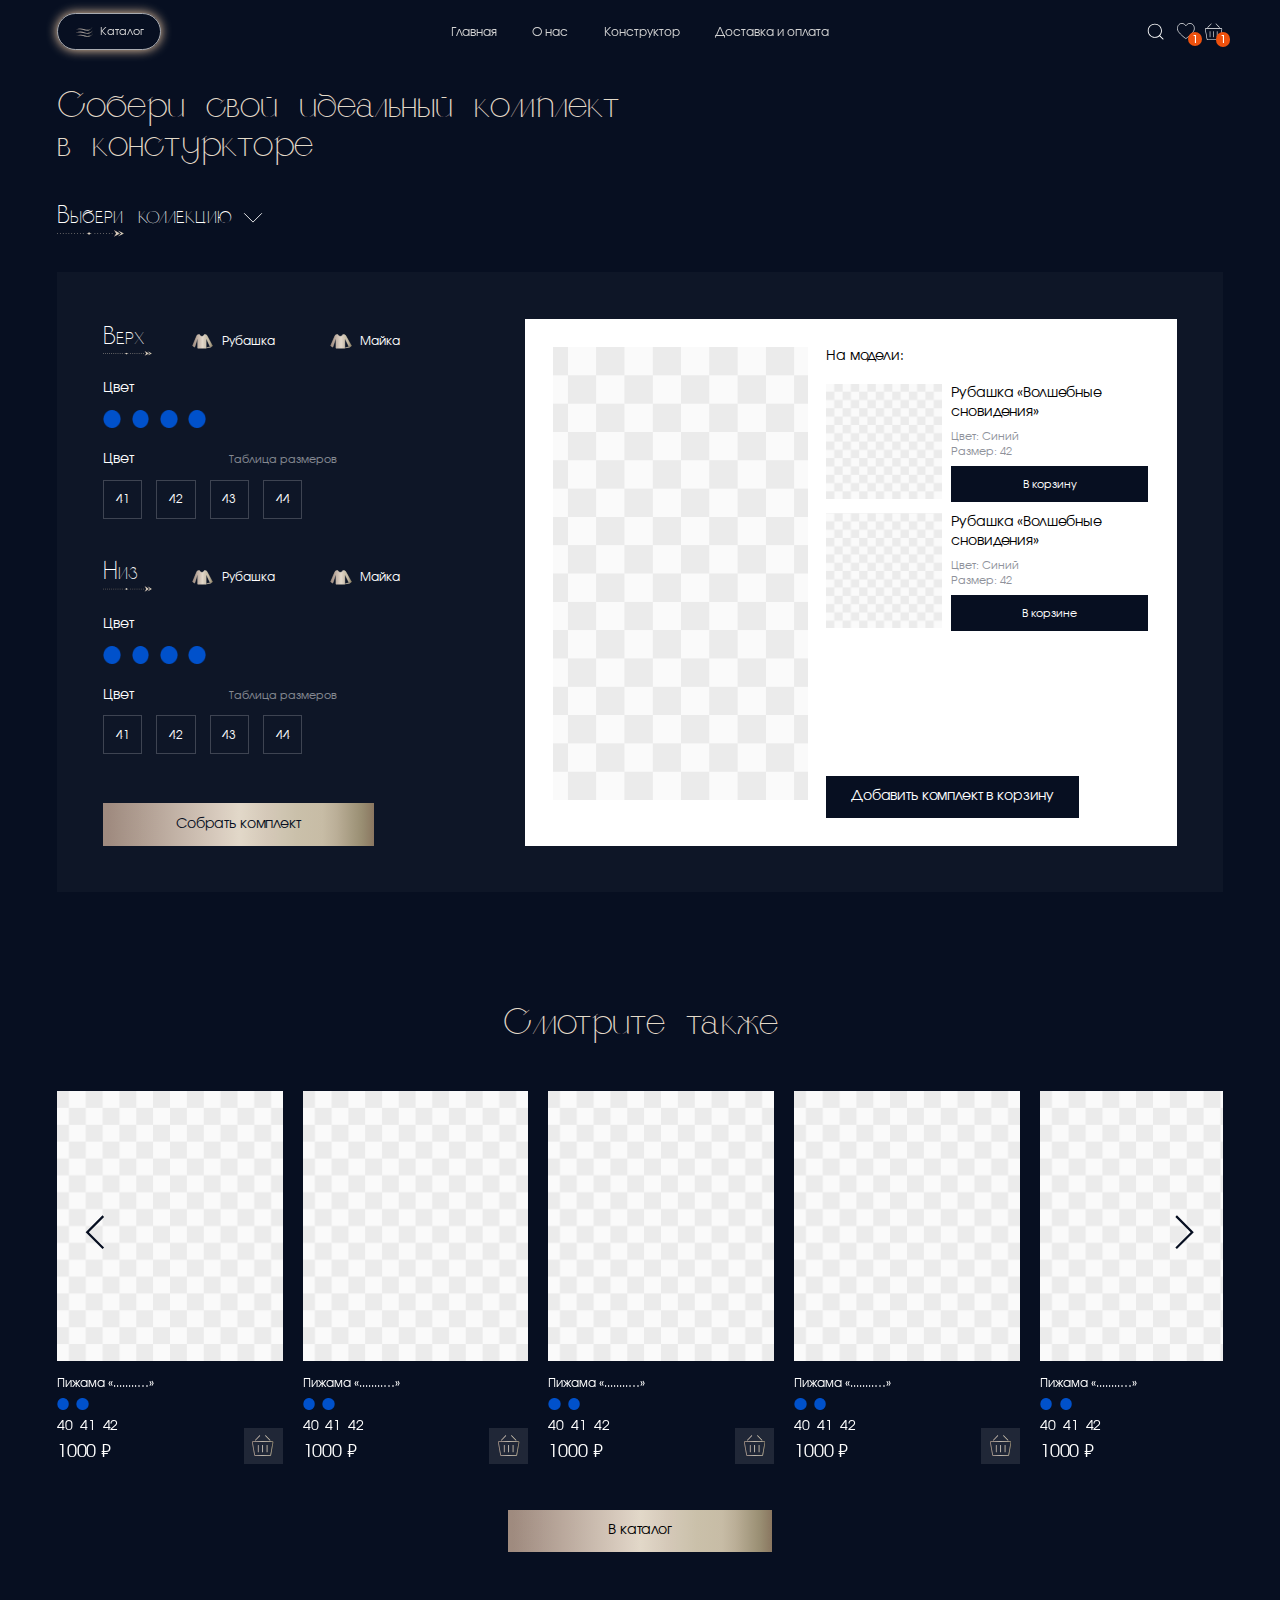
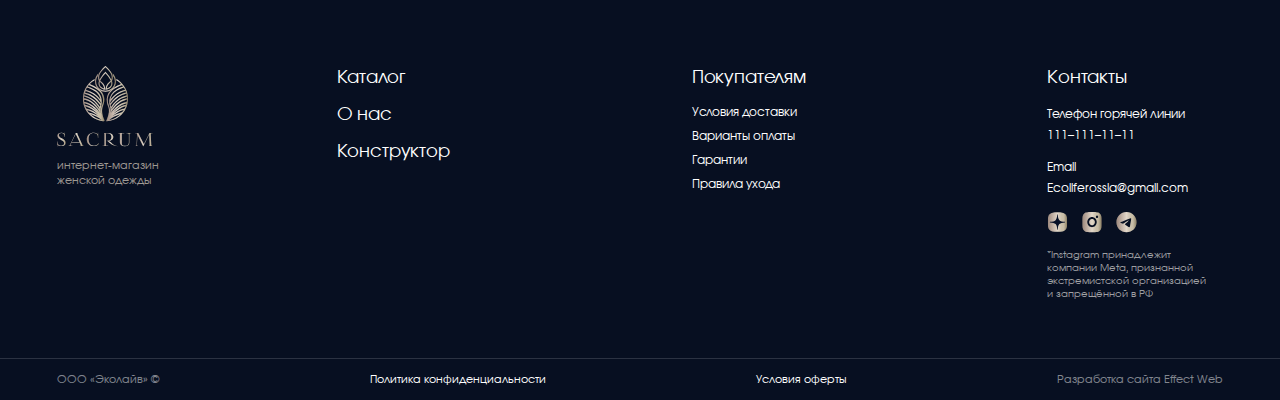
<file: construktor2.html>
<!DOCTYPE html>
<html lang="ru">

<head>
    <meta charset="UTF-8">
    <meta name="viewport" content="width=device-width, initial-scale=1.0">
    <title>Sacrum</title>
    <link rel="stylesheet" href="https://cdn.jsdelivr.net/npm/swiper@11/swiper-bundle.min.css" />
    <script src="https://cdn.jsdelivr.net/npm/swiper@11/swiper-bundle.min.js"></script>
    <script src="https://code.jquery.com/jquery-3.7.1.min.js"></script>


    <link rel="stylesheet" href="asssets/fonts/stylesheet.css">
    <link rel="stylesheet" href="asssets/css/style.css">
</head>

<body>
    <header id="header">
        <div class="container">
            <div class="header__wrap">
                <div class="header__left">
                    <button class="header__menu_mobile">
                        <svg width="16" height="16" viewBox="0 0 16 16" fill="none" xmlns="http://www.w3.org/2000/svg">
                            <rect y="2.5" width="16" height="1" rx="0.5" fill="white" />
                            <rect y="7.5" width="16" height="1" rx="0.5" fill="white" />
                            <rect y="12.5" width="16" height="1" rx="0.5" fill="white" />
                        </svg>
                    </button>
                    <a href="" class="header__catalog">
                        <svg xmlns="http://www.w3.org/2000/svg" width="23" height="14" viewBox="0 0 23 14" fill="none">
                            <path
                                d="M19.6706 3.54545C20.0762 3.13131 20.3989 2.69123 20.6531 2.27413C20.4246 2.83539 20.1066 3.44894 19.667 4.02527C19.0148 4.88043 18.0957 5.65274 16.8019 6.05386C15.5074 6.45516 13.8243 6.48911 11.6373 5.84365C7.06087 4.49291 4.35578 4.66365 2.78465 5.19126C2.49229 5.28944 2.23955 5.39987 2.02169 5.5149C2.30848 5.25791 2.6692 4.99351 3.11728 4.75664C4.69691 3.92161 7.38927 3.41518 11.8087 4.83391L11.8546 4.69109L11.8087 4.83391C13.8027 5.47398 15.411 5.51955 16.7027 5.21838C17.9949 4.91711 18.9598 4.27127 19.6706 3.54545ZM20.0391 7.05153C20.4447 6.63738 20.7674 6.19731 21.0216 5.78021C20.7931 6.34147 20.4751 6.95502 20.0356 7.53135C19.3833 8.38651 18.4642 9.15882 17.1704 9.55994C15.8759 9.96124 14.1928 9.99519 12.0058 9.34973C7.42937 7.99899 4.72428 8.16973 3.15315 8.69734C2.86079 8.79552 2.60805 8.90595 2.3902 9.02098C2.67698 8.76398 3.0377 8.49959 3.48578 8.26272C5.06541 7.42769 7.75778 6.92125 12.1772 8.33998L12.2231 8.19716L12.1772 8.33999C14.1712 8.98006 15.7795 9.02563 17.0712 8.72446C18.3634 8.42318 19.3283 7.77735 20.0391 7.05153ZM20.4076 10.5576C20.8132 10.1435 21.1359 9.70339 21.3901 9.28629C21.1616 9.84755 20.8436 10.4611 20.4041 11.0374C19.7518 11.8926 18.8327 12.6649 17.5389 13.066C16.2444 13.4673 14.5613 13.5013 12.3743 12.8558C7.79788 11.5051 5.09278 11.6758 3.52165 12.2034C3.2293 12.3016 2.97656 12.412 2.7587 12.5271C3.04549 12.2701 3.4062 12.0057 3.85429 11.7688C5.43391 10.9338 8.12628 10.4273 12.5457 11.8461L12.5916 11.7032L12.5457 11.8461C14.5397 12.4861 16.148 12.5317 17.4397 12.2305C18.7319 11.9293 19.6969 11.2834 20.4076 10.5576Z"
                                fill="url(#paint0_linear_2001_634)" />
                            <path
                                d="M19.6706 3.54545C20.0762 3.13131 20.3989 2.69123 20.6531 2.27413C20.4246 2.83539 20.1066 3.44894 19.667 4.02527C19.0148 4.88043 18.0957 5.65274 16.8019 6.05386C15.5074 6.45516 13.8243 6.48911 11.6373 5.84365C7.06087 4.49291 4.35578 4.66365 2.78465 5.19126C2.49229 5.28944 2.23955 5.39987 2.02169 5.5149C2.30848 5.25791 2.6692 4.99351 3.11728 4.75664C4.69691 3.92161 7.38927 3.41518 11.8087 4.83391L11.8546 4.69109L11.8087 4.83391C13.8027 5.47398 15.411 5.51955 16.7027 5.21838C17.9949 4.91711 18.9598 4.27127 19.6706 3.54545ZM20.0391 7.05153C20.4447 6.63738 20.7674 6.19731 21.0216 5.78021C20.7931 6.34147 20.4751 6.95502 20.0356 7.53135C19.3833 8.38651 18.4642 9.15882 17.1704 9.55994C15.8759 9.96124 14.1928 9.99519 12.0058 9.34973C7.42937 7.99899 4.72428 8.16973 3.15315 8.69734C2.86079 8.79552 2.60805 8.90595 2.3902 9.02098C2.67698 8.76398 3.0377 8.49959 3.48578 8.26272C5.06541 7.42769 7.75778 6.92125 12.1772 8.33998L12.2231 8.19716L12.1772 8.33999C14.1712 8.98006 15.7795 9.02563 17.0712 8.72446C18.3634 8.42318 19.3283 7.77735 20.0391 7.05153ZM20.4076 10.5576C20.8132 10.1435 21.1359 9.70339 21.3901 9.28629C21.1616 9.84755 20.8436 10.4611 20.4041 11.0374C19.7518 11.8926 18.8327 12.6649 17.5389 13.066C16.2444 13.4673 14.5613 13.5013 12.3743 12.8558C7.79788 11.5051 5.09278 11.6758 3.52165 12.2034C3.2293 12.3016 2.97656 12.412 2.7587 12.5271C3.04549 12.2701 3.4062 12.0057 3.85429 11.7688C5.43391 10.9338 8.12628 10.4273 12.5457 11.8461L12.5916 11.7032L12.5457 11.8461C14.5397 12.4861 16.148 12.5317 17.4397 12.2305C18.7319 11.9293 19.6969 11.2834 20.4076 10.5576Z"
                                fill="#FFE9BF" fill-opacity="0.24" style="mix-blend-mode:saturation" />
                            <path
                                d="M19.6706 3.54545C20.0762 3.13131 20.3989 2.69123 20.6531 2.27413C20.4246 2.83539 20.1066 3.44894 19.667 4.02527C19.0148 4.88043 18.0957 5.65274 16.8019 6.05386C15.5074 6.45516 13.8243 6.48911 11.6373 5.84365C7.06087 4.49291 4.35578 4.66365 2.78465 5.19126C2.49229 5.28944 2.23955 5.39987 2.02169 5.5149C2.30848 5.25791 2.6692 4.99351 3.11728 4.75664C4.69691 3.92161 7.38927 3.41518 11.8087 4.83391L11.8546 4.69109L11.8087 4.83391C13.8027 5.47398 15.411 5.51955 16.7027 5.21838C17.9949 4.91711 18.9598 4.27127 19.6706 3.54545ZM20.0391 7.05153C20.4447 6.63738 20.7674 6.19731 21.0216 5.78021C20.7931 6.34147 20.4751 6.95502 20.0356 7.53135C19.3833 8.38651 18.4642 9.15882 17.1704 9.55994C15.8759 9.96124 14.1928 9.99519 12.0058 9.34973C7.42937 7.99899 4.72428 8.16973 3.15315 8.69734C2.86079 8.79552 2.60805 8.90595 2.3902 9.02098C2.67698 8.76398 3.0377 8.49959 3.48578 8.26272C5.06541 7.42769 7.75778 6.92125 12.1772 8.33998L12.2231 8.19716L12.1772 8.33999C14.1712 8.98006 15.7795 9.02563 17.0712 8.72446C18.3634 8.42318 19.3283 7.77735 20.0391 7.05153ZM20.4076 10.5576C20.8132 10.1435 21.1359 9.70339 21.3901 9.28629C21.1616 9.84755 20.8436 10.4611 20.4041 11.0374C19.7518 11.8926 18.8327 12.6649 17.5389 13.066C16.2444 13.4673 14.5613 13.5013 12.3743 12.8558C7.79788 11.5051 5.09278 11.6758 3.52165 12.2034C3.2293 12.3016 2.97656 12.412 2.7587 12.5271C3.04549 12.2701 3.4062 12.0057 3.85429 11.7688C5.43391 10.9338 8.12628 10.4273 12.5457 11.8461L12.5916 11.7032L12.5457 11.8461C14.5397 12.4861 16.148 12.5317 17.4397 12.2305C18.7319 11.9293 19.6969 11.2834 20.4076 10.5576Z"
                                stroke="#070F21" stroke-width="0.3" stroke-linejoin="round" />
                            <defs>
                                <linearGradient id="paint0_linear_2001_634" x1="0.917638" y1="6.99844" x2="22.1735"
                                    y2="6.99844" gradientUnits="userSpaceOnUse">
                                    <stop offset="0.0186222" stop-color="#9A8C84" />
                                    <stop offset="0.4235" stop-color="#D3CCC5" />
                                    <stop offset="0.4999" stop-color="#DED9D1" />
                                    <stop offset="0.5991" stop-color="#D1CAC0" />
                                    <stop offset="0.7129" stop-color="#C7C0B1" />
                                    <stop offset="0.8064" stop-color="#C4BCAC" />
                                    <stop offset="0.8566" stop-color="#B8AF9E" />
                                    <stop offset="0.9516" stop-color="#978E78" />
                                    <stop offset="0.9972" stop-color="#867664" />
                                </linearGradient>
                            </defs>
                        </svg>
                        Каталог
                    </a>
                </div>
                <div class="header__center">
                    <nav>
                        <ul>
                            <li>
                                <a href="">
                                    Главная
                                </a>
                            </li>
                            <li>
                                <a href="">
                                    О нас
                                </a>
                            </li>
                            <li>
                                <a href="">
                                    Конструктор
                                </a>
                            </li>
                            <li>
                                <a href="">
                                    Доставка и оплата
                                </a>
                            </li>
                        </ul>
                    </nav>
                </div>
                <div class="header__right">
                    <div class="header__search__wrap">
                        <input type="text" placeholder="Начните вводить">
                        <button>
                            <svg width="24" height="24" viewBox="0 0 24 24" fill="none"
                                xmlns="http://www.w3.org/2000/svg">
                                <path
                                    d="M20.0313 20.7901C20.4913 21.2501 21.2013 20.5401 20.7413 20.0901L16.9913 16.3301C18.3071 14.8748 19.0343 12.982 19.0313 11.0201C19.0313 6.63006 15.4613 3.06006 11.0713 3.06006C6.68133 3.06006 3.11133 6.63006 3.11133 11.0201C3.11133 15.4101 6.68133 18.9801 11.0713 18.9801C13.0513 18.9801 14.8813 18.2501 16.2813 17.0401L20.0313 20.7901ZM4.11033 11.0201C4.11033 7.18006 7.24033 4.06006 11.0703 4.06006C14.9103 4.06006 18.0303 7.18006 18.0303 11.0201C18.0303 14.8601 14.9103 17.9801 11.0703 17.9801C7.24033 17.9801 4.11033 14.8601 4.11033 11.0201Z"
                                    fill="white" />
                            </svg>
                        </button>
                    </div>
                    <button class="header__search">
                        <svg width="24" height="24" viewBox="0 0 24 24" fill="none" xmlns="http://www.w3.org/2000/svg">
                            <path
                                d="M20.0313 20.7901C20.4913 21.2501 21.2013 20.5401 20.7413 20.0901L16.9913 16.3301C18.3071 14.8748 19.0343 12.982 19.0313 11.0201C19.0313 6.63006 15.4613 3.06006 11.0713 3.06006C6.68133 3.06006 3.11133 6.63006 3.11133 11.0201C3.11133 15.4101 6.68133 18.9801 11.0713 18.9801C13.0513 18.9801 14.8813 18.2501 16.2813 17.0401L20.0313 20.7901ZM4.11033 11.0201C4.11033 7.18006 7.24033 4.06006 11.0703 4.06006C14.9103 4.06006 18.0303 7.18006 18.0303 11.0201C18.0303 14.8601 14.9103 17.9801 11.0703 17.9801C7.24033 17.9801 4.11033 14.8601 4.11033 11.0201Z"
                                fill="white" />
                        </svg>
                    </button>
                    <a href="" class="header__wishlist">
                        <svg width="20" height="19" viewBox="0 0 20 19" fill="none" xmlns="http://www.w3.org/2000/svg">
                            <path
                                d="M9.99953 17.6128C9.99953 17.6128 15.9229 13.4997 18.5027 9.54631C21.0569 5.63304 18.5968 1.28397 15.7002 0.553356C11.8537 -0.417776 9.99953 3.34117 9.99953 3.34117C9.99953 3.34117 8.1456 -0.417776 4.29912 0.553356C1.40222 1.2845 -1.05727 5.63357 1.4964 9.54631C4.07616 13.4997 9.99953 17.6128 9.99953 17.6128Z"
                                stroke="white" stroke-width="0.798191" stroke-linejoin="round" />
                        </svg>

                        <span>
                            1
                        </span>
                    </a>
                    <a href="" class="header__cart">
                        <svg width="20" height="20" viewBox="0 0 20 20" fill="none" xmlns="http://www.w3.org/2000/svg">
                            <path
                                d="M13.6665 9.33512C13.8512 9.33512 13.9998 9.48379 13.9998 9.66846V15.6685C13.9998 15.8531 13.8512 16.0018 13.6665 16.0018C13.4818 16.0018 13.3332 15.8531 13.3332 15.6685V9.66846C13.3332 9.48379 13.4818 9.33512 13.6665 9.33512ZM9.66649 9.33512C9.85116 9.33512 9.99982 9.48379 9.99982 9.66846V15.6685C9.99982 15.8531 9.85116 16.0018 9.66649 16.0018C9.48182 16.0018 9.33316 15.8531 9.33316 15.6685V9.66846C9.33316 9.48379 9.48182 9.33512 9.66649 9.33512ZM5.66649 9.33512C5.85116 9.33512 5.99982 9.48379 5.99982 9.66846V15.6685C5.99982 15.8531 5.85116 16.0018 5.66649 16.0018C5.48182 16.0018 5.33316 15.8531 5.33316 15.6685V9.66846C5.33316 9.48379 5.48182 9.33512 5.66649 9.33512ZM12.3505 0.668457C12.4372 0.668457 12.5192 0.707124 12.5792 0.768457L16.5725 4.76846C16.8672 5.06512 16.3992 5.53846 16.1012 5.24046L12.1078 1.24046C11.8932 1.02846 12.0112 0.668457 12.3505 0.668457ZM6.98249 0.668457C6.89582 0.668457 6.81382 0.707124 6.75382 0.768457L2.76049 4.76846C2.46582 5.06512 2.93382 5.53846 3.23182 5.24046L7.22516 1.24046C7.44116 1.02846 7.32249 0.668457 6.98316 0.668457H6.98249ZM0.999824 6.00179C0.723824 6.00179 0.46849 6.10846 0.275824 6.28979C0.0824903 6.47112 -0.0481764 6.75646 0.00515694 7.05912L2.00516 18.3925C2.04649 18.6258 2.14049 18.8525 2.30716 19.0325C2.47382 19.2111 2.72449 19.3351 3.00049 19.3351H16.3338C16.6098 19.3351 16.8605 19.2111 17.0272 19.0318C17.1938 18.8518 17.2872 18.6265 17.3285 18.3918L19.3285 7.05846C19.3818 6.75646 19.2505 6.47179 19.0578 6.28979C18.8638 6.10846 18.6092 6.00179 18.3332 6.00179H0.999824ZM0.999824 6.66846H18.3332C18.6665 6.66846 18.7092 6.80512 18.6718 6.94446L16.6718 18.2778C16.5918 18.5738 16.5185 18.6685 16.3332 18.6685H2.99982C2.75649 18.6685 2.72649 18.5218 2.66116 18.2778L0.661157 6.94446C0.619824 6.72446 0.833157 6.66846 0.999824 6.66846Z"
                                fill="white" />
                        </svg>

                        <span>
                            1
                        </span>
                    </a>
                </div>
            </div>
        </div>
    </header>
    <section class="construkrot_page">
        <div class="container">
            <div class="construkrot_page__wrap">
                <div class="construkrot_page__title">
                    <h1>
                        Собери свой идеальный комплект в констуркторе
                    </h1>
                </div>
                <div class="construkrot_page__colection">
                    <button class="construkrot_page__colection__btn">
                        Выбери коллекцию
                        <img src="asssets/images/arrow.svg" alt="">
                    </button>
                    <div class="construkrot_page__colection__content">
                        <button>
                            Коллекция волшебные сноведения
                        </button>
                        <button class="checked">
                            Коллекция волшебная
                        </button>
                        <button>
                            Коллекция волшебная ночь
                        </button>
                        <button>
                            Коллекция чудная 12345
                        </button>
                    </div>
                </div>
                <div class="construkrot_page__main">
                    <div class="construkrot_page__left">
                        <div class="construkrot_page__item">
                            <div class="construkrot_page__item__header">
                                <div class="construkrot_page__item__name">
                                    Верх
                                    <img src="asssets/images/arrow.svg" alt="">
                                </div>
                                <div class="construkrot_page__cloathing_var">
                                    <div class="checkbox">
                                        <input class="custom-checkbox" type="radio" id="cloathing-1" name="cloathing1"
                                            value="indigo">
                                        <label for="cloathing-1">
                                            <img src="asssets/images/rub.svg" alt="">
                                            Рубашка
                                        </label>
                                    </div>
                                    <div class="checkbox">
                                        <input class="custom-checkbox" type="radio" id="cloathing-2" name="cloathing1"
                                            value="indigo">
                                        <label for="cloathing-2">
                                            <img src="asssets/images/rub.svg" alt="">
                                            Майка
                                        </label>
                                    </div>
                                </div>
                            </div>
                            <div class="construkrot_page__item__color">
                                <div class="top">
                                    <div class="name">
                                        Цвет
                                    </div>
                                </div>
                                <div class="content">
                                    <div class="radio">
                                        <input class="custom-radio" type="radio" id="color-23" name="color33"
                                            value="color2">
                                        <label for="color-23">
                                            <img src="asssets/images/color.png" alt="">
                                        </label>
                                    </div>
                                    <div class="radio">
                                        <input class="custom-radio" type="radio" id="color-33" name="color33"
                                            value="color3">
                                        <label for="color-33">
                                            <img src="asssets/images/color.png" alt="">
                                        </label>
                                    </div>
                                    <div class="radio">
                                        <input class="custom-radio" type="radio" id="color-43" name="color33"
                                            value="color4">
                                        <label for="color-43">
                                            <img src="asssets/images/color.png" alt="">
                                        </label>
                                    </div>
                                    <div class="radio">
                                        <input class="custom-radio" type="radio" id="color-53" name="color33"
                                            value="color5">
                                        <label for="color-53">
                                            <img src="asssets/images/color.png" alt="">
                                        </label>
                                    </div>
                                </div>
                            </div>
                            <div class="construkrot_page__item__size">
                                <div class="top">
                                    <div class="name">
                                        Цвет
                                    </div>
                                    <a href="" class="btn_size">
                                        Таблица размеров
                                    </a>
                                </div>
                                <div class="content">
                                    <div class="radio">
                                        <input class="custom-radio" type="radio" id="size-13" name="size33"
                                            value="size">
                                        <label for="size-13">41</label>
                                    </div>
                                    <div class="radio">
                                        <input class="custom-radio" type="radio" id="size-23" name="size33"
                                            value="size">
                                        <label for="size-23">42</label>
                                    </div>
                                    <div class="radio">
                                        <input class="custom-radio" type="radio" id="size-33" name="size33"
                                            value="size">
                                        <label for="size-33">43</label>
                                    </div>
                                    <div class="radio">
                                        <input class="custom-radio" type="radio" id="size-43" name="size33"
                                            value="size">
                                        <label for="size-43">44</label>
                                    </div>
                                </div>
                            </div>
                        </div>
                        <div class="construkrot_page__item">
                            <div class="construkrot_page__item__header">
                                <div class="construkrot_page__item__name">
                                    Низ
                                    <img src="asssets/images/arrow.svg" alt="">
                                </div>
                                <div class="construkrot_page__cloathing_var">
                                    <div class="checkbox">
                                        <input class="custom-checkbox" type="radio" id="cloathing-11" name="cloathing2"
                                            value="indigo">
                                        <label for="cloathing-11">
                                            <img src="asssets/images/rub.svg" alt="">
                                            Рубашка
                                        </label>
                                    </div>
                                    <div class="checkbox">
                                        <input class="custom-checkbox" type="radio" id="cloathing-22" name="cloathing2"
                                            value="indigo">
                                        <label for="cloathing-22">
                                            <img src="asssets/images/rub.svg" alt="">
                                            Майка
                                        </label>
                                    </div>
                                </div>
                            </div>
                            <div class="construkrot_page__item__color">
                                <div class="top">
                                    <div class="name">
                                        Цвет
                                    </div>
                                </div>
                                <div class="content">
                                    <div class="radio">
                                        <input class="custom-radio" type="radio" id="color-23" name="color33"
                                            value="color2">
                                        <label for="color-23">
                                            <img src="asssets/images/color.png" alt="">
                                        </label>
                                    </div>
                                    <div class="radio">
                                        <input class="custom-radio" type="radio" id="color-33" name="color33"
                                            value="color3">
                                        <label for="color-33">
                                            <img src="asssets/images/color.png" alt="">
                                        </label>
                                    </div>
                                    <div class="radio">
                                        <input class="custom-radio" type="radio" id="color-43" name="color33"
                                            value="color4">
                                        <label for="color-43">
                                            <img src="asssets/images/color.png" alt="">
                                        </label>
                                    </div>
                                    <div class="radio">
                                        <input class="custom-radio" type="radio" id="color-53" name="color33"
                                            value="color5">
                                        <label for="color-53">
                                            <img src="asssets/images/color.png" alt="">
                                        </label>
                                    </div>
                                </div>
                            </div>
                            <div class="construkrot_page__item__size">
                                <div class="top">
                                    <div class="name">
                                        Цвет
                                    </div>
                                    <a href="" class="btn_size">
                                        Таблица размеров
                                    </a>
                                </div>
                                <div class="content">
                                    <div class="radio">
                                        <input class="custom-radio" type="radio" id="size-13" name="size33"
                                            value="size">
                                        <label for="size-13">41</label>
                                    </div>
                                    <div class="radio">
                                        <input class="custom-radio" type="radio" id="size-23" name="size33"
                                            value="size">
                                        <label for="size-23">42</label>
                                    </div>
                                    <div class="radio">
                                        <input class="custom-radio" type="radio" id="size-33" name="size33"
                                            value="size">
                                        <label for="size-33">43</label>
                                    </div>
                                    <div class="radio">
                                        <input class="custom-radio" type="radio" id="size-43" name="size33"
                                            value="size">
                                        <label for="size-43">44</label>
                                    </div>
                                </div>
                            </div>
                        </div>
                        <button class="construkrot_page__btn_sucsess">
                            Собрать комплект
                        </button>
                    </div>
                    <!-- <div class="construkrot_page__right">
                        <div class="construkrot_page__right_left">
                            <img src="asssets/images/about_logo.svg" alt="" class="ico">
                            <div class="text">
                                Cочетай любые элементы, <br> цвета, размеры, чтобы создать комплект мечты
                            </div>
                        </div>
                        <div class="construkrot_page__right__right">
                            <img src="asssets/images/baner2_logo.svg" alt="">
                        </div>
                        
                    </div> -->
                    <div class="construkrot_page__product">
                        <div class="construkrot_page__product__left">
                            <img src="asssets/images/product.png" alt="">
                        </div>
                        <div class="construkrot_page__product__right">
                            <div class="construkrot_page__product__right__title">
                                На модели:
                            </div>
                            <div class="construkrot_page__product__right__content">
                                <div class="construkrot_page__product__item">
                                    <div class="img">
                                        <img src="asssets/images/product.png" alt="">
                                    </div>
                                    <div class="info">
                                        <div class="name">
                                            Рубашка «Волшебные сновидения»
                                        </div>
                                        <ul>
                                            <li>
                                                Цвет: Синий
                                            </li>
                                            <li>
                                                Размер: 42
                                            </li>
                                        </ul>
                                        <a href="" class="add_btn">
                                            В корзину
                                        </a>    
                                    </div>
                                </div>
                                <div class="construkrot_page__product__item">
                                    <div class="img">
                                        <img src="asssets/images/product.png" alt="">
                                    </div>
                                    <div class="info">
                                        <div class="name">
                                            Рубашка «Волшебные сновидения»
                                        </div>
                                        <ul>
                                            <li>
                                                Цвет: Синий
                                            </li>
                                            <li>
                                                Размер: 42
                                            </li>
                                        </ul>
                                        <a href="" class="add_btn">
                                            В корзине
                                        </a>    
                                    </div>
                                </div>
                            </div>
                            <a href="" class="construkrot_page__product__add_btn">
                                Добавить комплект в корзину
                            </a>
                        </div>
                        <a href="" class="construkrot_page__product__add_btn_mobile">
                            Добавить комплект в корзину
                        </a>
                    </div>
                </div>
            </div>
        </div>
    </section>
    <section class="seealso">
        <div class="container">
            <div class="seealso__wrap">
                <div class="seealso__title">
                    <h2>
                        Смотрите также
                    </h2>
                </div>
                <div class="seealso__main">
                    <div class="swiper seealso__swiper">
                        <div class="swiper-wrapper">
                            <div class="swiper-slide">
                                <a href="" class="seealso__slide__container">
                                    <div class="seealso__slide__img">
                                        <img src="asssets/images/catalog.png" alt="">
                                    </div>
                                    <div class="seealso__slide__name">
                                        Пижама «........…»
                                    </div>
                                    <div class="seealso__slide__info">
                                        <div class="left">
                                            <div class="seealso__slide__color">
                                                <img src="asssets/images/color.png" alt="">
                                                <img src="asssets/images/color.png" alt="">
                                            </div>
                                            <div class="seealso__slide__size">
                                                <span>
                                                    40
                                                </span>
                                                <span>
                                                    41
                                                </span>
                                                <span>
                                                    42
                                                </span>
                                            </div>
                                            <div class="seealso__slide__price">
                                                1000 ₽
                                            </div>
                                        </div>
                                        <div class="right">
                                            <button class="seealso__slide__btn addproduct_popup__open">
                                                <svg xmlns="http://www.w3.org/2000/svg" width="24" height="24"
                                                    viewBox="0 0 24 24" fill="none">
                                                    <path
                                                        d="M16.9615 11.1727C17.1906 11.1727 17.375 11.3572 17.375 11.5862V19.0291C17.375 19.2582 17.1906 19.4426 16.9615 19.4426C16.7325 19.4426 16.5481 19.2582 16.5481 19.0291V11.5862C16.5481 11.3572 16.7325 11.1727 16.9615 11.1727ZM11.9996 11.1727C12.2287 11.1727 12.4131 11.3572 12.4131 11.5862V19.0291C12.4131 19.2582 12.2287 19.4426 11.9996 19.4426C11.7705 19.4426 11.5861 19.2582 11.5861 19.0291V11.5862C11.5861 11.3572 11.7705 11.1727 11.9996 11.1727ZM7.03767 11.1727C7.26675 11.1727 7.45117 11.3572 7.45117 11.5862V19.0291C7.45117 19.2582 7.26675 19.4426 7.03767 19.4426C6.8086 19.4426 6.62418 19.2582 6.62418 19.0291V11.5862C6.62418 11.3572 6.8086 11.1727 7.03767 11.1727ZM15.3291 0.421875C15.4366 0.421875 15.5383 0.46984 15.6127 0.545923L20.5664 5.50786C20.9319 5.87587 20.3514 6.46303 19.9817 6.09337L15.028 1.13143C14.7618 0.868449 14.9081 0.421875 15.3291 0.421875ZM8.67015 0.421875C8.56264 0.421875 8.46092 0.46984 8.38649 0.545923L3.43283 5.50786C3.0673 5.87587 3.64784 6.46303 4.01751 6.09337L8.97118 1.13143C9.23912 0.868449 9.09192 0.421875 8.67098 0.421875H8.67015ZM1.24875 7.03779C0.906372 7.03779 0.589635 7.17011 0.350635 7.39505C0.110808 7.61999 -0.0512822 7.97394 0.014877 8.3494L2.49585 22.4082C2.54712 22.6977 2.66372 22.9788 2.87047 23.2021C3.07722 23.4238 3.38817 23.5776 3.73054 23.5776H20.2703C20.6127 23.5776 20.9237 23.4238 21.1304 23.2013C21.3372 22.978 21.4529 22.6985 21.5042 22.4074L23.9852 8.34857C24.0513 7.97394 23.8884 7.62082 23.6494 7.39505C23.4088 7.17011 23.0928 7.03779 22.7505 7.03779H1.24875ZM1.24875 7.86478H22.7505C23.164 7.86478 23.2169 8.03431 23.1706 8.20716L20.6896 22.266C20.5904 22.6332 20.4994 22.7506 20.2695 22.7506H3.72971C3.42786 22.7506 3.39065 22.5687 3.3096 22.266L0.828635 8.20716C0.777361 7.93425 1.042 7.86478 1.24875 7.86478Z"
                                                        fill="url(#paint0_linear_2001_76)" />
                                                    <path
                                                        d="M16.9615 11.1727C17.1906 11.1727 17.375 11.3572 17.375 11.5862V19.0291C17.375 19.2582 17.1906 19.4426 16.9615 19.4426C16.7325 19.4426 16.5481 19.2582 16.5481 19.0291V11.5862C16.5481 11.3572 16.7325 11.1727 16.9615 11.1727ZM11.9996 11.1727C12.2287 11.1727 12.4131 11.3572 12.4131 11.5862V19.0291C12.4131 19.2582 12.2287 19.4426 11.9996 19.4426C11.7705 19.4426 11.5861 19.2582 11.5861 19.0291V11.5862C11.5861 11.3572 11.7705 11.1727 11.9996 11.1727ZM7.03767 11.1727C7.26675 11.1727 7.45117 11.3572 7.45117 11.5862V19.0291C7.45117 19.2582 7.26675 19.4426 7.03767 19.4426C6.8086 19.4426 6.62418 19.2582 6.62418 19.0291V11.5862C6.62418 11.3572 6.8086 11.1727 7.03767 11.1727ZM15.3291 0.421875C15.4366 0.421875 15.5383 0.46984 15.6127 0.545923L20.5664 5.50786C20.9319 5.87587 20.3514 6.46303 19.9817 6.09337L15.028 1.13143C14.7618 0.868449 14.9081 0.421875 15.3291 0.421875ZM8.67015 0.421875C8.56264 0.421875 8.46092 0.46984 8.38649 0.545923L3.43283 5.50786C3.0673 5.87587 3.64784 6.46303 4.01751 6.09337L8.97118 1.13143C9.23912 0.868449 9.09192 0.421875 8.67098 0.421875H8.67015ZM1.24875 7.03779C0.906372 7.03779 0.589635 7.17011 0.350635 7.39505C0.110808 7.61999 -0.0512822 7.97394 0.014877 8.3494L2.49585 22.4082C2.54712 22.6977 2.66372 22.9788 2.87047 23.2021C3.07722 23.4238 3.38817 23.5776 3.73054 23.5776H20.2703C20.6127 23.5776 20.9237 23.4238 21.1304 23.2013C21.3372 22.978 21.4529 22.6985 21.5042 22.4074L23.9852 8.34857C24.0513 7.97394 23.8884 7.62082 23.6494 7.39505C23.4088 7.17011 23.0928 7.03779 22.7505 7.03779H1.24875ZM1.24875 7.86478H22.7505C23.164 7.86478 23.2169 8.03431 23.1706 8.20716L20.6896 22.266C20.5904 22.6332 20.4994 22.7506 20.2695 22.7506H3.72971C3.42786 22.7506 3.39065 22.5687 3.3096 22.266L0.828635 8.20716C0.777361 7.93425 1.042 7.86478 1.24875 7.86478Z"
                                                        fill="#FFE9BF" fill-opacity="0.24"
                                                        style="mix-blend-mode:saturation" />
                                                    <defs>
                                                        <linearGradient id="paint0_linear_2001_76" x1="0.00847781"
                                                            y1="11.997" x2="24.0955" y2="11.997"
                                                            gradientUnits="userSpaceOnUse">
                                                            <stop offset="0.0186222" stop-color="#9A8C84" />
                                                            <stop offset="0.4235" stop-color="#D3CCC5" />
                                                            <stop offset="0.4999" stop-color="#DED9D1" />
                                                            <stop offset="0.5991" stop-color="#D1CAC0" />
                                                            <stop offset="0.7129" stop-color="#C7C0B1" />
                                                            <stop offset="0.8064" stop-color="#C4BCAC" />
                                                            <stop offset="0.8566" stop-color="#B8AF9E" />
                                                            <stop offset="0.9516" stop-color="#978E78" />
                                                            <stop offset="0.9972" stop-color="#867664" />
                                                        </linearGradient>
                                                    </defs>
                                                </svg>
                                            </button>
                                        </div>
                                    </div>

                                </a>
                            </div>
                            <div class="swiper-slide">
                                <a href="" class="seealso__slide__container">
                                    <div class="seealso__slide__img">
                                        <img src="asssets/images/catalog.png" alt="">
                                    </div>
                                    <div class="seealso__slide__name">
                                        Пижама «........…»
                                    </div>
                                    <div class="seealso__slide__info">
                                        <div class="left">
                                            <div class="seealso__slide__color">
                                                <img src="asssets/images/color.png" alt="">
                                                <img src="asssets/images/color.png" alt="">
                                            </div>
                                            <div class="seealso__slide__size">
                                                <span>
                                                    40
                                                </span>
                                                <span>
                                                    41
                                                </span>
                                                <span>
                                                    42
                                                </span>
                                            </div>
                                            <div class="seealso__slide__price">
                                                1000 ₽
                                            </div>
                                        </div>
                                        <div class="right">
                                            <button class="seealso__slide__btn addproduct_popup__open">
                                                <svg xmlns="http://www.w3.org/2000/svg" width="24" height="24"
                                                    viewBox="0 0 24 24" fill="none">
                                                    <path
                                                        d="M16.9615 11.1727C17.1906 11.1727 17.375 11.3572 17.375 11.5862V19.0291C17.375 19.2582 17.1906 19.4426 16.9615 19.4426C16.7325 19.4426 16.5481 19.2582 16.5481 19.0291V11.5862C16.5481 11.3572 16.7325 11.1727 16.9615 11.1727ZM11.9996 11.1727C12.2287 11.1727 12.4131 11.3572 12.4131 11.5862V19.0291C12.4131 19.2582 12.2287 19.4426 11.9996 19.4426C11.7705 19.4426 11.5861 19.2582 11.5861 19.0291V11.5862C11.5861 11.3572 11.7705 11.1727 11.9996 11.1727ZM7.03767 11.1727C7.26675 11.1727 7.45117 11.3572 7.45117 11.5862V19.0291C7.45117 19.2582 7.26675 19.4426 7.03767 19.4426C6.8086 19.4426 6.62418 19.2582 6.62418 19.0291V11.5862C6.62418 11.3572 6.8086 11.1727 7.03767 11.1727ZM15.3291 0.421875C15.4366 0.421875 15.5383 0.46984 15.6127 0.545923L20.5664 5.50786C20.9319 5.87587 20.3514 6.46303 19.9817 6.09337L15.028 1.13143C14.7618 0.868449 14.9081 0.421875 15.3291 0.421875ZM8.67015 0.421875C8.56264 0.421875 8.46092 0.46984 8.38649 0.545923L3.43283 5.50786C3.0673 5.87587 3.64784 6.46303 4.01751 6.09337L8.97118 1.13143C9.23912 0.868449 9.09192 0.421875 8.67098 0.421875H8.67015ZM1.24875 7.03779C0.906372 7.03779 0.589635 7.17011 0.350635 7.39505C0.110808 7.61999 -0.0512822 7.97394 0.014877 8.3494L2.49585 22.4082C2.54712 22.6977 2.66372 22.9788 2.87047 23.2021C3.07722 23.4238 3.38817 23.5776 3.73054 23.5776H20.2703C20.6127 23.5776 20.9237 23.4238 21.1304 23.2013C21.3372 22.978 21.4529 22.6985 21.5042 22.4074L23.9852 8.34857C24.0513 7.97394 23.8884 7.62082 23.6494 7.39505C23.4088 7.17011 23.0928 7.03779 22.7505 7.03779H1.24875ZM1.24875 7.86478H22.7505C23.164 7.86478 23.2169 8.03431 23.1706 8.20716L20.6896 22.266C20.5904 22.6332 20.4994 22.7506 20.2695 22.7506H3.72971C3.42786 22.7506 3.39065 22.5687 3.3096 22.266L0.828635 8.20716C0.777361 7.93425 1.042 7.86478 1.24875 7.86478Z"
                                                        fill="url(#paint0_linear_2001_76)" />
                                                    <path
                                                        d="M16.9615 11.1727C17.1906 11.1727 17.375 11.3572 17.375 11.5862V19.0291C17.375 19.2582 17.1906 19.4426 16.9615 19.4426C16.7325 19.4426 16.5481 19.2582 16.5481 19.0291V11.5862C16.5481 11.3572 16.7325 11.1727 16.9615 11.1727ZM11.9996 11.1727C12.2287 11.1727 12.4131 11.3572 12.4131 11.5862V19.0291C12.4131 19.2582 12.2287 19.4426 11.9996 19.4426C11.7705 19.4426 11.5861 19.2582 11.5861 19.0291V11.5862C11.5861 11.3572 11.7705 11.1727 11.9996 11.1727ZM7.03767 11.1727C7.26675 11.1727 7.45117 11.3572 7.45117 11.5862V19.0291C7.45117 19.2582 7.26675 19.4426 7.03767 19.4426C6.8086 19.4426 6.62418 19.2582 6.62418 19.0291V11.5862C6.62418 11.3572 6.8086 11.1727 7.03767 11.1727ZM15.3291 0.421875C15.4366 0.421875 15.5383 0.46984 15.6127 0.545923L20.5664 5.50786C20.9319 5.87587 20.3514 6.46303 19.9817 6.09337L15.028 1.13143C14.7618 0.868449 14.9081 0.421875 15.3291 0.421875ZM8.67015 0.421875C8.56264 0.421875 8.46092 0.46984 8.38649 0.545923L3.43283 5.50786C3.0673 5.87587 3.64784 6.46303 4.01751 6.09337L8.97118 1.13143C9.23912 0.868449 9.09192 0.421875 8.67098 0.421875H8.67015ZM1.24875 7.03779C0.906372 7.03779 0.589635 7.17011 0.350635 7.39505C0.110808 7.61999 -0.0512822 7.97394 0.014877 8.3494L2.49585 22.4082C2.54712 22.6977 2.66372 22.9788 2.87047 23.2021C3.07722 23.4238 3.38817 23.5776 3.73054 23.5776H20.2703C20.6127 23.5776 20.9237 23.4238 21.1304 23.2013C21.3372 22.978 21.4529 22.6985 21.5042 22.4074L23.9852 8.34857C24.0513 7.97394 23.8884 7.62082 23.6494 7.39505C23.4088 7.17011 23.0928 7.03779 22.7505 7.03779H1.24875ZM1.24875 7.86478H22.7505C23.164 7.86478 23.2169 8.03431 23.1706 8.20716L20.6896 22.266C20.5904 22.6332 20.4994 22.7506 20.2695 22.7506H3.72971C3.42786 22.7506 3.39065 22.5687 3.3096 22.266L0.828635 8.20716C0.777361 7.93425 1.042 7.86478 1.24875 7.86478Z"
                                                        fill="#FFE9BF" fill-opacity="0.24"
                                                        style="mix-blend-mode:saturation" />
                                                    <defs>
                                                        <linearGradient id="paint0_linear_2001_76" x1="0.00847781"
                                                            y1="11.997" x2="24.0955" y2="11.997"
                                                            gradientUnits="userSpaceOnUse">
                                                            <stop offset="0.0186222" stop-color="#9A8C84" />
                                                            <stop offset="0.4235" stop-color="#D3CCC5" />
                                                            <stop offset="0.4999" stop-color="#DED9D1" />
                                                            <stop offset="0.5991" stop-color="#D1CAC0" />
                                                            <stop offset="0.7129" stop-color="#C7C0B1" />
                                                            <stop offset="0.8064" stop-color="#C4BCAC" />
                                                            <stop offset="0.8566" stop-color="#B8AF9E" />
                                                            <stop offset="0.9516" stop-color="#978E78" />
                                                            <stop offset="0.9972" stop-color="#867664" />
                                                        </linearGradient>
                                                    </defs>
                                                </svg>
                                            </button>
                                        </div>
                                    </div>

                                </a>
                            </div>
                            <div class="swiper-slide">
                                <a href="" class="seealso__slide__container">
                                    <div class="seealso__slide__img">
                                        <img src="asssets/images/catalog.png" alt="">
                                    </div>
                                    <div class="seealso__slide__name">
                                        Пижама «........…»
                                    </div>
                                    <div class="seealso__slide__info">
                                        <div class="left">
                                            <div class="seealso__slide__color">
                                                <img src="asssets/images/color.png" alt="">
                                                <img src="asssets/images/color.png" alt="">
                                            </div>
                                            <div class="seealso__slide__size">
                                                <span>
                                                    40
                                                </span>
                                                <span>
                                                    41
                                                </span>
                                                <span>
                                                    42
                                                </span>
                                            </div>
                                            <div class="seealso__slide__price">
                                                1000 ₽
                                            </div>
                                        </div>
                                        <div class="right">
                                            <button class="seealso__slide__btn addproduct_popup__open">
                                                <svg xmlns="http://www.w3.org/2000/svg" width="24" height="24"
                                                    viewBox="0 0 24 24" fill="none">
                                                    <path
                                                        d="M16.9615 11.1727C17.1906 11.1727 17.375 11.3572 17.375 11.5862V19.0291C17.375 19.2582 17.1906 19.4426 16.9615 19.4426C16.7325 19.4426 16.5481 19.2582 16.5481 19.0291V11.5862C16.5481 11.3572 16.7325 11.1727 16.9615 11.1727ZM11.9996 11.1727C12.2287 11.1727 12.4131 11.3572 12.4131 11.5862V19.0291C12.4131 19.2582 12.2287 19.4426 11.9996 19.4426C11.7705 19.4426 11.5861 19.2582 11.5861 19.0291V11.5862C11.5861 11.3572 11.7705 11.1727 11.9996 11.1727ZM7.03767 11.1727C7.26675 11.1727 7.45117 11.3572 7.45117 11.5862V19.0291C7.45117 19.2582 7.26675 19.4426 7.03767 19.4426C6.8086 19.4426 6.62418 19.2582 6.62418 19.0291V11.5862C6.62418 11.3572 6.8086 11.1727 7.03767 11.1727ZM15.3291 0.421875C15.4366 0.421875 15.5383 0.46984 15.6127 0.545923L20.5664 5.50786C20.9319 5.87587 20.3514 6.46303 19.9817 6.09337L15.028 1.13143C14.7618 0.868449 14.9081 0.421875 15.3291 0.421875ZM8.67015 0.421875C8.56264 0.421875 8.46092 0.46984 8.38649 0.545923L3.43283 5.50786C3.0673 5.87587 3.64784 6.46303 4.01751 6.09337L8.97118 1.13143C9.23912 0.868449 9.09192 0.421875 8.67098 0.421875H8.67015ZM1.24875 7.03779C0.906372 7.03779 0.589635 7.17011 0.350635 7.39505C0.110808 7.61999 -0.0512822 7.97394 0.014877 8.3494L2.49585 22.4082C2.54712 22.6977 2.66372 22.9788 2.87047 23.2021C3.07722 23.4238 3.38817 23.5776 3.73054 23.5776H20.2703C20.6127 23.5776 20.9237 23.4238 21.1304 23.2013C21.3372 22.978 21.4529 22.6985 21.5042 22.4074L23.9852 8.34857C24.0513 7.97394 23.8884 7.62082 23.6494 7.39505C23.4088 7.17011 23.0928 7.03779 22.7505 7.03779H1.24875ZM1.24875 7.86478H22.7505C23.164 7.86478 23.2169 8.03431 23.1706 8.20716L20.6896 22.266C20.5904 22.6332 20.4994 22.7506 20.2695 22.7506H3.72971C3.42786 22.7506 3.39065 22.5687 3.3096 22.266L0.828635 8.20716C0.777361 7.93425 1.042 7.86478 1.24875 7.86478Z"
                                                        fill="url(#paint0_linear_2001_76)" />
                                                    <path
                                                        d="M16.9615 11.1727C17.1906 11.1727 17.375 11.3572 17.375 11.5862V19.0291C17.375 19.2582 17.1906 19.4426 16.9615 19.4426C16.7325 19.4426 16.5481 19.2582 16.5481 19.0291V11.5862C16.5481 11.3572 16.7325 11.1727 16.9615 11.1727ZM11.9996 11.1727C12.2287 11.1727 12.4131 11.3572 12.4131 11.5862V19.0291C12.4131 19.2582 12.2287 19.4426 11.9996 19.4426C11.7705 19.4426 11.5861 19.2582 11.5861 19.0291V11.5862C11.5861 11.3572 11.7705 11.1727 11.9996 11.1727ZM7.03767 11.1727C7.26675 11.1727 7.45117 11.3572 7.45117 11.5862V19.0291C7.45117 19.2582 7.26675 19.4426 7.03767 19.4426C6.8086 19.4426 6.62418 19.2582 6.62418 19.0291V11.5862C6.62418 11.3572 6.8086 11.1727 7.03767 11.1727ZM15.3291 0.421875C15.4366 0.421875 15.5383 0.46984 15.6127 0.545923L20.5664 5.50786C20.9319 5.87587 20.3514 6.46303 19.9817 6.09337L15.028 1.13143C14.7618 0.868449 14.9081 0.421875 15.3291 0.421875ZM8.67015 0.421875C8.56264 0.421875 8.46092 0.46984 8.38649 0.545923L3.43283 5.50786C3.0673 5.87587 3.64784 6.46303 4.01751 6.09337L8.97118 1.13143C9.23912 0.868449 9.09192 0.421875 8.67098 0.421875H8.67015ZM1.24875 7.03779C0.906372 7.03779 0.589635 7.17011 0.350635 7.39505C0.110808 7.61999 -0.0512822 7.97394 0.014877 8.3494L2.49585 22.4082C2.54712 22.6977 2.66372 22.9788 2.87047 23.2021C3.07722 23.4238 3.38817 23.5776 3.73054 23.5776H20.2703C20.6127 23.5776 20.9237 23.4238 21.1304 23.2013C21.3372 22.978 21.4529 22.6985 21.5042 22.4074L23.9852 8.34857C24.0513 7.97394 23.8884 7.62082 23.6494 7.39505C23.4088 7.17011 23.0928 7.03779 22.7505 7.03779H1.24875ZM1.24875 7.86478H22.7505C23.164 7.86478 23.2169 8.03431 23.1706 8.20716L20.6896 22.266C20.5904 22.6332 20.4994 22.7506 20.2695 22.7506H3.72971C3.42786 22.7506 3.39065 22.5687 3.3096 22.266L0.828635 8.20716C0.777361 7.93425 1.042 7.86478 1.24875 7.86478Z"
                                                        fill="#FFE9BF" fill-opacity="0.24"
                                                        style="mix-blend-mode:saturation" />
                                                    <defs>
                                                        <linearGradient id="paint0_linear_2001_76" x1="0.00847781"
                                                            y1="11.997" x2="24.0955" y2="11.997"
                                                            gradientUnits="userSpaceOnUse">
                                                            <stop offset="0.0186222" stop-color="#9A8C84" />
                                                            <stop offset="0.4235" stop-color="#D3CCC5" />
                                                            <stop offset="0.4999" stop-color="#DED9D1" />
                                                            <stop offset="0.5991" stop-color="#D1CAC0" />
                                                            <stop offset="0.7129" stop-color="#C7C0B1" />
                                                            <stop offset="0.8064" stop-color="#C4BCAC" />
                                                            <stop offset="0.8566" stop-color="#B8AF9E" />
                                                            <stop offset="0.9516" stop-color="#978E78" />
                                                            <stop offset="0.9972" stop-color="#867664" />
                                                        </linearGradient>
                                                    </defs>
                                                </svg>
                                            </button>
                                        </div>
                                    </div>

                                </a>
                            </div>
                            <div class="swiper-slide">
                                <a href="" class="seealso__slide__container">
                                    <div class="seealso__slide__img">
                                        <img src="asssets/images/catalog.png" alt="">
                                    </div>
                                    <div class="seealso__slide__name">
                                        Пижама «........…»
                                    </div>
                                    <div class="seealso__slide__info">
                                        <div class="left">
                                            <div class="seealso__slide__color">
                                                <img src="asssets/images/color.png" alt="">
                                                <img src="asssets/images/color.png" alt="">
                                            </div>
                                            <div class="seealso__slide__size">
                                                <span>
                                                    40
                                                </span>
                                                <span>
                                                    41
                                                </span>
                                                <span>
                                                    42
                                                </span>
                                            </div>
                                            <div class="seealso__slide__price">
                                                1000 ₽
                                            </div>
                                        </div>
                                        <div class="right">
                                            <button class="seealso__slide__btn addproduct_popup__open">
                                                <svg xmlns="http://www.w3.org/2000/svg" width="24" height="24"
                                                    viewBox="0 0 24 24" fill="none">
                                                    <path
                                                        d="M16.9615 11.1727C17.1906 11.1727 17.375 11.3572 17.375 11.5862V19.0291C17.375 19.2582 17.1906 19.4426 16.9615 19.4426C16.7325 19.4426 16.5481 19.2582 16.5481 19.0291V11.5862C16.5481 11.3572 16.7325 11.1727 16.9615 11.1727ZM11.9996 11.1727C12.2287 11.1727 12.4131 11.3572 12.4131 11.5862V19.0291C12.4131 19.2582 12.2287 19.4426 11.9996 19.4426C11.7705 19.4426 11.5861 19.2582 11.5861 19.0291V11.5862C11.5861 11.3572 11.7705 11.1727 11.9996 11.1727ZM7.03767 11.1727C7.26675 11.1727 7.45117 11.3572 7.45117 11.5862V19.0291C7.45117 19.2582 7.26675 19.4426 7.03767 19.4426C6.8086 19.4426 6.62418 19.2582 6.62418 19.0291V11.5862C6.62418 11.3572 6.8086 11.1727 7.03767 11.1727ZM15.3291 0.421875C15.4366 0.421875 15.5383 0.46984 15.6127 0.545923L20.5664 5.50786C20.9319 5.87587 20.3514 6.46303 19.9817 6.09337L15.028 1.13143C14.7618 0.868449 14.9081 0.421875 15.3291 0.421875ZM8.67015 0.421875C8.56264 0.421875 8.46092 0.46984 8.38649 0.545923L3.43283 5.50786C3.0673 5.87587 3.64784 6.46303 4.01751 6.09337L8.97118 1.13143C9.23912 0.868449 9.09192 0.421875 8.67098 0.421875H8.67015ZM1.24875 7.03779C0.906372 7.03779 0.589635 7.17011 0.350635 7.39505C0.110808 7.61999 -0.0512822 7.97394 0.014877 8.3494L2.49585 22.4082C2.54712 22.6977 2.66372 22.9788 2.87047 23.2021C3.07722 23.4238 3.38817 23.5776 3.73054 23.5776H20.2703C20.6127 23.5776 20.9237 23.4238 21.1304 23.2013C21.3372 22.978 21.4529 22.6985 21.5042 22.4074L23.9852 8.34857C24.0513 7.97394 23.8884 7.62082 23.6494 7.39505C23.4088 7.17011 23.0928 7.03779 22.7505 7.03779H1.24875ZM1.24875 7.86478H22.7505C23.164 7.86478 23.2169 8.03431 23.1706 8.20716L20.6896 22.266C20.5904 22.6332 20.4994 22.7506 20.2695 22.7506H3.72971C3.42786 22.7506 3.39065 22.5687 3.3096 22.266L0.828635 8.20716C0.777361 7.93425 1.042 7.86478 1.24875 7.86478Z"
                                                        fill="url(#paint0_linear_2001_76)" />
                                                    <path
                                                        d="M16.9615 11.1727C17.1906 11.1727 17.375 11.3572 17.375 11.5862V19.0291C17.375 19.2582 17.1906 19.4426 16.9615 19.4426C16.7325 19.4426 16.5481 19.2582 16.5481 19.0291V11.5862C16.5481 11.3572 16.7325 11.1727 16.9615 11.1727ZM11.9996 11.1727C12.2287 11.1727 12.4131 11.3572 12.4131 11.5862V19.0291C12.4131 19.2582 12.2287 19.4426 11.9996 19.4426C11.7705 19.4426 11.5861 19.2582 11.5861 19.0291V11.5862C11.5861 11.3572 11.7705 11.1727 11.9996 11.1727ZM7.03767 11.1727C7.26675 11.1727 7.45117 11.3572 7.45117 11.5862V19.0291C7.45117 19.2582 7.26675 19.4426 7.03767 19.4426C6.8086 19.4426 6.62418 19.2582 6.62418 19.0291V11.5862C6.62418 11.3572 6.8086 11.1727 7.03767 11.1727ZM15.3291 0.421875C15.4366 0.421875 15.5383 0.46984 15.6127 0.545923L20.5664 5.50786C20.9319 5.87587 20.3514 6.46303 19.9817 6.09337L15.028 1.13143C14.7618 0.868449 14.9081 0.421875 15.3291 0.421875ZM8.67015 0.421875C8.56264 0.421875 8.46092 0.46984 8.38649 0.545923L3.43283 5.50786C3.0673 5.87587 3.64784 6.46303 4.01751 6.09337L8.97118 1.13143C9.23912 0.868449 9.09192 0.421875 8.67098 0.421875H8.67015ZM1.24875 7.03779C0.906372 7.03779 0.589635 7.17011 0.350635 7.39505C0.110808 7.61999 -0.0512822 7.97394 0.014877 8.3494L2.49585 22.4082C2.54712 22.6977 2.66372 22.9788 2.87047 23.2021C3.07722 23.4238 3.38817 23.5776 3.73054 23.5776H20.2703C20.6127 23.5776 20.9237 23.4238 21.1304 23.2013C21.3372 22.978 21.4529 22.6985 21.5042 22.4074L23.9852 8.34857C24.0513 7.97394 23.8884 7.62082 23.6494 7.39505C23.4088 7.17011 23.0928 7.03779 22.7505 7.03779H1.24875ZM1.24875 7.86478H22.7505C23.164 7.86478 23.2169 8.03431 23.1706 8.20716L20.6896 22.266C20.5904 22.6332 20.4994 22.7506 20.2695 22.7506H3.72971C3.42786 22.7506 3.39065 22.5687 3.3096 22.266L0.828635 8.20716C0.777361 7.93425 1.042 7.86478 1.24875 7.86478Z"
                                                        fill="#FFE9BF" fill-opacity="0.24"
                                                        style="mix-blend-mode:saturation" />
                                                    <defs>
                                                        <linearGradient id="paint0_linear_2001_76" x1="0.00847781"
                                                            y1="11.997" x2="24.0955" y2="11.997"
                                                            gradientUnits="userSpaceOnUse">
                                                            <stop offset="0.0186222" stop-color="#9A8C84" />
                                                            <stop offset="0.4235" stop-color="#D3CCC5" />
                                                            <stop offset="0.4999" stop-color="#DED9D1" />
                                                            <stop offset="0.5991" stop-color="#D1CAC0" />
                                                            <stop offset="0.7129" stop-color="#C7C0B1" />
                                                            <stop offset="0.8064" stop-color="#C4BCAC" />
                                                            <stop offset="0.8566" stop-color="#B8AF9E" />
                                                            <stop offset="0.9516" stop-color="#978E78" />
                                                            <stop offset="0.9972" stop-color="#867664" />
                                                        </linearGradient>
                                                    </defs>
                                                </svg>
                                            </button>
                                        </div>
                                    </div>

                                </a>
                            </div>
                            <div class="swiper-slide">
                                <a href="" class="seealso__slide__container">
                                    <div class="seealso__slide__img">
                                        <img src="asssets/images/catalog.png" alt="">
                                    </div>
                                    <div class="seealso__slide__name">
                                        Пижама «........…»
                                    </div>
                                    <div class="seealso__slide__info">
                                        <div class="left">
                                            <div class="seealso__slide__color">
                                                <img src="asssets/images/color.png" alt="">
                                                <img src="asssets/images/color.png" alt="">
                                            </div>
                                            <div class="seealso__slide__size">
                                                <span>
                                                    40
                                                </span>
                                                <span>
                                                    41
                                                </span>
                                                <span>
                                                    42
                                                </span>
                                            </div>
                                            <div class="seealso__slide__price">
                                                1000 ₽
                                            </div>
                                        </div>
                                        <div class="right">
                                            <button class="seealso__slide__btn addproduct_popup__open">
                                                <svg xmlns="http://www.w3.org/2000/svg" width="24" height="24"
                                                    viewBox="0 0 24 24" fill="none">
                                                    <path
                                                        d="M16.9615 11.1727C17.1906 11.1727 17.375 11.3572 17.375 11.5862V19.0291C17.375 19.2582 17.1906 19.4426 16.9615 19.4426C16.7325 19.4426 16.5481 19.2582 16.5481 19.0291V11.5862C16.5481 11.3572 16.7325 11.1727 16.9615 11.1727ZM11.9996 11.1727C12.2287 11.1727 12.4131 11.3572 12.4131 11.5862V19.0291C12.4131 19.2582 12.2287 19.4426 11.9996 19.4426C11.7705 19.4426 11.5861 19.2582 11.5861 19.0291V11.5862C11.5861 11.3572 11.7705 11.1727 11.9996 11.1727ZM7.03767 11.1727C7.26675 11.1727 7.45117 11.3572 7.45117 11.5862V19.0291C7.45117 19.2582 7.26675 19.4426 7.03767 19.4426C6.8086 19.4426 6.62418 19.2582 6.62418 19.0291V11.5862C6.62418 11.3572 6.8086 11.1727 7.03767 11.1727ZM15.3291 0.421875C15.4366 0.421875 15.5383 0.46984 15.6127 0.545923L20.5664 5.50786C20.9319 5.87587 20.3514 6.46303 19.9817 6.09337L15.028 1.13143C14.7618 0.868449 14.9081 0.421875 15.3291 0.421875ZM8.67015 0.421875C8.56264 0.421875 8.46092 0.46984 8.38649 0.545923L3.43283 5.50786C3.0673 5.87587 3.64784 6.46303 4.01751 6.09337L8.97118 1.13143C9.23912 0.868449 9.09192 0.421875 8.67098 0.421875H8.67015ZM1.24875 7.03779C0.906372 7.03779 0.589635 7.17011 0.350635 7.39505C0.110808 7.61999 -0.0512822 7.97394 0.014877 8.3494L2.49585 22.4082C2.54712 22.6977 2.66372 22.9788 2.87047 23.2021C3.07722 23.4238 3.38817 23.5776 3.73054 23.5776H20.2703C20.6127 23.5776 20.9237 23.4238 21.1304 23.2013C21.3372 22.978 21.4529 22.6985 21.5042 22.4074L23.9852 8.34857C24.0513 7.97394 23.8884 7.62082 23.6494 7.39505C23.4088 7.17011 23.0928 7.03779 22.7505 7.03779H1.24875ZM1.24875 7.86478H22.7505C23.164 7.86478 23.2169 8.03431 23.1706 8.20716L20.6896 22.266C20.5904 22.6332 20.4994 22.7506 20.2695 22.7506H3.72971C3.42786 22.7506 3.39065 22.5687 3.3096 22.266L0.828635 8.20716C0.777361 7.93425 1.042 7.86478 1.24875 7.86478Z"
                                                        fill="url(#paint0_linear_2001_76)" />
                                                    <path
                                                        d="M16.9615 11.1727C17.1906 11.1727 17.375 11.3572 17.375 11.5862V19.0291C17.375 19.2582 17.1906 19.4426 16.9615 19.4426C16.7325 19.4426 16.5481 19.2582 16.5481 19.0291V11.5862C16.5481 11.3572 16.7325 11.1727 16.9615 11.1727ZM11.9996 11.1727C12.2287 11.1727 12.4131 11.3572 12.4131 11.5862V19.0291C12.4131 19.2582 12.2287 19.4426 11.9996 19.4426C11.7705 19.4426 11.5861 19.2582 11.5861 19.0291V11.5862C11.5861 11.3572 11.7705 11.1727 11.9996 11.1727ZM7.03767 11.1727C7.26675 11.1727 7.45117 11.3572 7.45117 11.5862V19.0291C7.45117 19.2582 7.26675 19.4426 7.03767 19.4426C6.8086 19.4426 6.62418 19.2582 6.62418 19.0291V11.5862C6.62418 11.3572 6.8086 11.1727 7.03767 11.1727ZM15.3291 0.421875C15.4366 0.421875 15.5383 0.46984 15.6127 0.545923L20.5664 5.50786C20.9319 5.87587 20.3514 6.46303 19.9817 6.09337L15.028 1.13143C14.7618 0.868449 14.9081 0.421875 15.3291 0.421875ZM8.67015 0.421875C8.56264 0.421875 8.46092 0.46984 8.38649 0.545923L3.43283 5.50786C3.0673 5.87587 3.64784 6.46303 4.01751 6.09337L8.97118 1.13143C9.23912 0.868449 9.09192 0.421875 8.67098 0.421875H8.67015ZM1.24875 7.03779C0.906372 7.03779 0.589635 7.17011 0.350635 7.39505C0.110808 7.61999 -0.0512822 7.97394 0.014877 8.3494L2.49585 22.4082C2.54712 22.6977 2.66372 22.9788 2.87047 23.2021C3.07722 23.4238 3.38817 23.5776 3.73054 23.5776H20.2703C20.6127 23.5776 20.9237 23.4238 21.1304 23.2013C21.3372 22.978 21.4529 22.6985 21.5042 22.4074L23.9852 8.34857C24.0513 7.97394 23.8884 7.62082 23.6494 7.39505C23.4088 7.17011 23.0928 7.03779 22.7505 7.03779H1.24875ZM1.24875 7.86478H22.7505C23.164 7.86478 23.2169 8.03431 23.1706 8.20716L20.6896 22.266C20.5904 22.6332 20.4994 22.7506 20.2695 22.7506H3.72971C3.42786 22.7506 3.39065 22.5687 3.3096 22.266L0.828635 8.20716C0.777361 7.93425 1.042 7.86478 1.24875 7.86478Z"
                                                        fill="#FFE9BF" fill-opacity="0.24"
                                                        style="mix-blend-mode:saturation" />
                                                    <defs>
                                                        <linearGradient id="paint0_linear_2001_76" x1="0.00847781"
                                                            y1="11.997" x2="24.0955" y2="11.997"
                                                            gradientUnits="userSpaceOnUse">
                                                            <stop offset="0.0186222" stop-color="#9A8C84" />
                                                            <stop offset="0.4235" stop-color="#D3CCC5" />
                                                            <stop offset="0.4999" stop-color="#DED9D1" />
                                                            <stop offset="0.5991" stop-color="#D1CAC0" />
                                                            <stop offset="0.7129" stop-color="#C7C0B1" />
                                                            <stop offset="0.8064" stop-color="#C4BCAC" />
                                                            <stop offset="0.8566" stop-color="#B8AF9E" />
                                                            <stop offset="0.9516" stop-color="#978E78" />
                                                            <stop offset="0.9972" stop-color="#867664" />
                                                        </linearGradient>
                                                    </defs>
                                                </svg>
                                            </button>
                                        </div>
                                    </div>

                                </a>
                            </div>
                            <div class="swiper-slide">
                                <a href="" class="seealso__slide__container">
                                    <div class="seealso__slide__img">
                                        <img src="asssets/images/catalog.png" alt="">
                                    </div>
                                    <div class="seealso__slide__name">
                                        Пижама «........…»
                                    </div>
                                    <div class="seealso__slide__info">
                                        <div class="left">
                                            <div class="seealso__slide__color">
                                                <img src="asssets/images/color.png" alt="">
                                                <img src="asssets/images/color.png" alt="">
                                            </div>
                                            <div class="seealso__slide__size">
                                                <span>
                                                    40
                                                </span>
                                                <span>
                                                    41
                                                </span>
                                                <span>
                                                    42
                                                </span>
                                            </div>
                                            <div class="seealso__slide__price">
                                                1000 ₽
                                            </div>
                                        </div>
                                        <div class="right">
                                            <button class="seealso__slide__btn addproduct_popup__open">
                                                <svg xmlns="http://www.w3.org/2000/svg" width="24" height="24"
                                                    viewBox="0 0 24 24" fill="none">
                                                    <path
                                                        d="M16.9615 11.1727C17.1906 11.1727 17.375 11.3572 17.375 11.5862V19.0291C17.375 19.2582 17.1906 19.4426 16.9615 19.4426C16.7325 19.4426 16.5481 19.2582 16.5481 19.0291V11.5862C16.5481 11.3572 16.7325 11.1727 16.9615 11.1727ZM11.9996 11.1727C12.2287 11.1727 12.4131 11.3572 12.4131 11.5862V19.0291C12.4131 19.2582 12.2287 19.4426 11.9996 19.4426C11.7705 19.4426 11.5861 19.2582 11.5861 19.0291V11.5862C11.5861 11.3572 11.7705 11.1727 11.9996 11.1727ZM7.03767 11.1727C7.26675 11.1727 7.45117 11.3572 7.45117 11.5862V19.0291C7.45117 19.2582 7.26675 19.4426 7.03767 19.4426C6.8086 19.4426 6.62418 19.2582 6.62418 19.0291V11.5862C6.62418 11.3572 6.8086 11.1727 7.03767 11.1727ZM15.3291 0.421875C15.4366 0.421875 15.5383 0.46984 15.6127 0.545923L20.5664 5.50786C20.9319 5.87587 20.3514 6.46303 19.9817 6.09337L15.028 1.13143C14.7618 0.868449 14.9081 0.421875 15.3291 0.421875ZM8.67015 0.421875C8.56264 0.421875 8.46092 0.46984 8.38649 0.545923L3.43283 5.50786C3.0673 5.87587 3.64784 6.46303 4.01751 6.09337L8.97118 1.13143C9.23912 0.868449 9.09192 0.421875 8.67098 0.421875H8.67015ZM1.24875 7.03779C0.906372 7.03779 0.589635 7.17011 0.350635 7.39505C0.110808 7.61999 -0.0512822 7.97394 0.014877 8.3494L2.49585 22.4082C2.54712 22.6977 2.66372 22.9788 2.87047 23.2021C3.07722 23.4238 3.38817 23.5776 3.73054 23.5776H20.2703C20.6127 23.5776 20.9237 23.4238 21.1304 23.2013C21.3372 22.978 21.4529 22.6985 21.5042 22.4074L23.9852 8.34857C24.0513 7.97394 23.8884 7.62082 23.6494 7.39505C23.4088 7.17011 23.0928 7.03779 22.7505 7.03779H1.24875ZM1.24875 7.86478H22.7505C23.164 7.86478 23.2169 8.03431 23.1706 8.20716L20.6896 22.266C20.5904 22.6332 20.4994 22.7506 20.2695 22.7506H3.72971C3.42786 22.7506 3.39065 22.5687 3.3096 22.266L0.828635 8.20716C0.777361 7.93425 1.042 7.86478 1.24875 7.86478Z"
                                                        fill="url(#paint0_linear_2001_76)" />
                                                    <path
                                                        d="M16.9615 11.1727C17.1906 11.1727 17.375 11.3572 17.375 11.5862V19.0291C17.375 19.2582 17.1906 19.4426 16.9615 19.4426C16.7325 19.4426 16.5481 19.2582 16.5481 19.0291V11.5862C16.5481 11.3572 16.7325 11.1727 16.9615 11.1727ZM11.9996 11.1727C12.2287 11.1727 12.4131 11.3572 12.4131 11.5862V19.0291C12.4131 19.2582 12.2287 19.4426 11.9996 19.4426C11.7705 19.4426 11.5861 19.2582 11.5861 19.0291V11.5862C11.5861 11.3572 11.7705 11.1727 11.9996 11.1727ZM7.03767 11.1727C7.26675 11.1727 7.45117 11.3572 7.45117 11.5862V19.0291C7.45117 19.2582 7.26675 19.4426 7.03767 19.4426C6.8086 19.4426 6.62418 19.2582 6.62418 19.0291V11.5862C6.62418 11.3572 6.8086 11.1727 7.03767 11.1727ZM15.3291 0.421875C15.4366 0.421875 15.5383 0.46984 15.6127 0.545923L20.5664 5.50786C20.9319 5.87587 20.3514 6.46303 19.9817 6.09337L15.028 1.13143C14.7618 0.868449 14.9081 0.421875 15.3291 0.421875ZM8.67015 0.421875C8.56264 0.421875 8.46092 0.46984 8.38649 0.545923L3.43283 5.50786C3.0673 5.87587 3.64784 6.46303 4.01751 6.09337L8.97118 1.13143C9.23912 0.868449 9.09192 0.421875 8.67098 0.421875H8.67015ZM1.24875 7.03779C0.906372 7.03779 0.589635 7.17011 0.350635 7.39505C0.110808 7.61999 -0.0512822 7.97394 0.014877 8.3494L2.49585 22.4082C2.54712 22.6977 2.66372 22.9788 2.87047 23.2021C3.07722 23.4238 3.38817 23.5776 3.73054 23.5776H20.2703C20.6127 23.5776 20.9237 23.4238 21.1304 23.2013C21.3372 22.978 21.4529 22.6985 21.5042 22.4074L23.9852 8.34857C24.0513 7.97394 23.8884 7.62082 23.6494 7.39505C23.4088 7.17011 23.0928 7.03779 22.7505 7.03779H1.24875ZM1.24875 7.86478H22.7505C23.164 7.86478 23.2169 8.03431 23.1706 8.20716L20.6896 22.266C20.5904 22.6332 20.4994 22.7506 20.2695 22.7506H3.72971C3.42786 22.7506 3.39065 22.5687 3.3096 22.266L0.828635 8.20716C0.777361 7.93425 1.042 7.86478 1.24875 7.86478Z"
                                                        fill="#FFE9BF" fill-opacity="0.24"
                                                        style="mix-blend-mode:saturation" />
                                                    <defs>
                                                        <linearGradient id="paint0_linear_2001_76" x1="0.00847781"
                                                            y1="11.997" x2="24.0955" y2="11.997"
                                                            gradientUnits="userSpaceOnUse">
                                                            <stop offset="0.0186222" stop-color="#9A8C84" />
                                                            <stop offset="0.4235" stop-color="#D3CCC5" />
                                                            <stop offset="0.4999" stop-color="#DED9D1" />
                                                            <stop offset="0.5991" stop-color="#D1CAC0" />
                                                            <stop offset="0.7129" stop-color="#C7C0B1" />
                                                            <stop offset="0.8064" stop-color="#C4BCAC" />
                                                            <stop offset="0.8566" stop-color="#B8AF9E" />
                                                            <stop offset="0.9516" stop-color="#978E78" />
                                                            <stop offset="0.9972" stop-color="#867664" />
                                                        </linearGradient>
                                                    </defs>
                                                </svg>
                                            </button>
                                        </div>
                                    </div>

                                </a>
                            </div>
                            <div class="swiper-slide">
                                <a href="" class="seealso__slide__container">
                                    <div class="seealso__slide__img">
                                        <img src="asssets/images/catalog.png" alt="">
                                    </div>
                                    <div class="seealso__slide__name">
                                        Пижама «........…»
                                    </div>
                                    <div class="seealso__slide__info">
                                        <div class="left">
                                            <div class="seealso__slide__color">
                                                <img src="asssets/images/color.png" alt="">
                                                <img src="asssets/images/color.png" alt="">
                                            </div>
                                            <div class="seealso__slide__size">
                                                <span>
                                                    40
                                                </span>
                                                <span>
                                                    41
                                                </span>
                                                <span>
                                                    42
                                                </span>
                                            </div>
                                            <div class="seealso__slide__price">
                                                1000 ₽
                                            </div>
                                        </div>
                                        <div class="right">
                                            <button class="seealso__slide__btn addproduct_popup__open">
                                                <svg xmlns="http://www.w3.org/2000/svg" width="24" height="24"
                                                    viewBox="0 0 24 24" fill="none">
                                                    <path
                                                        d="M16.9615 11.1727C17.1906 11.1727 17.375 11.3572 17.375 11.5862V19.0291C17.375 19.2582 17.1906 19.4426 16.9615 19.4426C16.7325 19.4426 16.5481 19.2582 16.5481 19.0291V11.5862C16.5481 11.3572 16.7325 11.1727 16.9615 11.1727ZM11.9996 11.1727C12.2287 11.1727 12.4131 11.3572 12.4131 11.5862V19.0291C12.4131 19.2582 12.2287 19.4426 11.9996 19.4426C11.7705 19.4426 11.5861 19.2582 11.5861 19.0291V11.5862C11.5861 11.3572 11.7705 11.1727 11.9996 11.1727ZM7.03767 11.1727C7.26675 11.1727 7.45117 11.3572 7.45117 11.5862V19.0291C7.45117 19.2582 7.26675 19.4426 7.03767 19.4426C6.8086 19.4426 6.62418 19.2582 6.62418 19.0291V11.5862C6.62418 11.3572 6.8086 11.1727 7.03767 11.1727ZM15.3291 0.421875C15.4366 0.421875 15.5383 0.46984 15.6127 0.545923L20.5664 5.50786C20.9319 5.87587 20.3514 6.46303 19.9817 6.09337L15.028 1.13143C14.7618 0.868449 14.9081 0.421875 15.3291 0.421875ZM8.67015 0.421875C8.56264 0.421875 8.46092 0.46984 8.38649 0.545923L3.43283 5.50786C3.0673 5.87587 3.64784 6.46303 4.01751 6.09337L8.97118 1.13143C9.23912 0.868449 9.09192 0.421875 8.67098 0.421875H8.67015ZM1.24875 7.03779C0.906372 7.03779 0.589635 7.17011 0.350635 7.39505C0.110808 7.61999 -0.0512822 7.97394 0.014877 8.3494L2.49585 22.4082C2.54712 22.6977 2.66372 22.9788 2.87047 23.2021C3.07722 23.4238 3.38817 23.5776 3.73054 23.5776H20.2703C20.6127 23.5776 20.9237 23.4238 21.1304 23.2013C21.3372 22.978 21.4529 22.6985 21.5042 22.4074L23.9852 8.34857C24.0513 7.97394 23.8884 7.62082 23.6494 7.39505C23.4088 7.17011 23.0928 7.03779 22.7505 7.03779H1.24875ZM1.24875 7.86478H22.7505C23.164 7.86478 23.2169 8.03431 23.1706 8.20716L20.6896 22.266C20.5904 22.6332 20.4994 22.7506 20.2695 22.7506H3.72971C3.42786 22.7506 3.39065 22.5687 3.3096 22.266L0.828635 8.20716C0.777361 7.93425 1.042 7.86478 1.24875 7.86478Z"
                                                        fill="url(#paint0_linear_2001_76)" />
                                                    <path
                                                        d="M16.9615 11.1727C17.1906 11.1727 17.375 11.3572 17.375 11.5862V19.0291C17.375 19.2582 17.1906 19.4426 16.9615 19.4426C16.7325 19.4426 16.5481 19.2582 16.5481 19.0291V11.5862C16.5481 11.3572 16.7325 11.1727 16.9615 11.1727ZM11.9996 11.1727C12.2287 11.1727 12.4131 11.3572 12.4131 11.5862V19.0291C12.4131 19.2582 12.2287 19.4426 11.9996 19.4426C11.7705 19.4426 11.5861 19.2582 11.5861 19.0291V11.5862C11.5861 11.3572 11.7705 11.1727 11.9996 11.1727ZM7.03767 11.1727C7.26675 11.1727 7.45117 11.3572 7.45117 11.5862V19.0291C7.45117 19.2582 7.26675 19.4426 7.03767 19.4426C6.8086 19.4426 6.62418 19.2582 6.62418 19.0291V11.5862C6.62418 11.3572 6.8086 11.1727 7.03767 11.1727ZM15.3291 0.421875C15.4366 0.421875 15.5383 0.46984 15.6127 0.545923L20.5664 5.50786C20.9319 5.87587 20.3514 6.46303 19.9817 6.09337L15.028 1.13143C14.7618 0.868449 14.9081 0.421875 15.3291 0.421875ZM8.67015 0.421875C8.56264 0.421875 8.46092 0.46984 8.38649 0.545923L3.43283 5.50786C3.0673 5.87587 3.64784 6.46303 4.01751 6.09337L8.97118 1.13143C9.23912 0.868449 9.09192 0.421875 8.67098 0.421875H8.67015ZM1.24875 7.03779C0.906372 7.03779 0.589635 7.17011 0.350635 7.39505C0.110808 7.61999 -0.0512822 7.97394 0.014877 8.3494L2.49585 22.4082C2.54712 22.6977 2.66372 22.9788 2.87047 23.2021C3.07722 23.4238 3.38817 23.5776 3.73054 23.5776H20.2703C20.6127 23.5776 20.9237 23.4238 21.1304 23.2013C21.3372 22.978 21.4529 22.6985 21.5042 22.4074L23.9852 8.34857C24.0513 7.97394 23.8884 7.62082 23.6494 7.39505C23.4088 7.17011 23.0928 7.03779 22.7505 7.03779H1.24875ZM1.24875 7.86478H22.7505C23.164 7.86478 23.2169 8.03431 23.1706 8.20716L20.6896 22.266C20.5904 22.6332 20.4994 22.7506 20.2695 22.7506H3.72971C3.42786 22.7506 3.39065 22.5687 3.3096 22.266L0.828635 8.20716C0.777361 7.93425 1.042 7.86478 1.24875 7.86478Z"
                                                        fill="#FFE9BF" fill-opacity="0.24"
                                                        style="mix-blend-mode:saturation" />
                                                    <defs>
                                                        <linearGradient id="paint0_linear_2001_76" x1="0.00847781"
                                                            y1="11.997" x2="24.0955" y2="11.997"
                                                            gradientUnits="userSpaceOnUse">
                                                            <stop offset="0.0186222" stop-color="#9A8C84" />
                                                            <stop offset="0.4235" stop-color="#D3CCC5" />
                                                            <stop offset="0.4999" stop-color="#DED9D1" />
                                                            <stop offset="0.5991" stop-color="#D1CAC0" />
                                                            <stop offset="0.7129" stop-color="#C7C0B1" />
                                                            <stop offset="0.8064" stop-color="#C4BCAC" />
                                                            <stop offset="0.8566" stop-color="#B8AF9E" />
                                                            <stop offset="0.9516" stop-color="#978E78" />
                                                            <stop offset="0.9972" stop-color="#867664" />
                                                        </linearGradient>
                                                    </defs>
                                                </svg>
                                            </button>
                                        </div>
                                    </div>

                                </a>
                            </div>

                        </div>
                        <button class="seealso__swiper__prev">
                            <svg xmlns="http://www.w3.org/2000/svg" width="50" height="50" viewBox="0 0 50 50"
                                fill="none">
                                <mask id="mask0_179_4120" style="mask-type:alpha" maskUnits="userSpaceOnUse" x="0" y="0"
                                    width="50" height="50">
                                    <rect width="50" height="50" fill="#D9D9D9" />
                                </mask>
                                <g mask="url(#mask0_179_4120)">
                                    <path
                                        d="M20.8333 43.9577L1.875 24.9993L20.8333 6.04102L22.6042 7.81185L5.41667 24.9993L22.6042 42.1868L20.8333 43.9577Z"
                                        fill="#070F21" />
                                </g>
                            </svg>
                        </button>
                        <button class="seealso__swiper__next">
                            <svg xmlns="http://www.w3.org/2000/svg" width="50" height="50" viewBox="0 0 50 50"
                                fill="none">
                                <mask id="mask0_179_4123" style="mask-type:alpha" maskUnits="userSpaceOnUse" x="0" y="0"
                                    width="50" height="50">
                                    <rect width="50" height="50" transform="matrix(-1 0 0 1 50 0)" fill="#D9D9D9" />
                                </mask>
                                <g mask="url(#mask0_179_4123)">
                                    <path
                                        d="M29.1667 43.9577L48.125 24.9993L29.1667 6.04102L27.3958 7.81185L44.5833 24.9993L27.3958 42.1868L29.1667 43.9577Z"
                                        fill="#070F21" />
                                </g>
                            </svg>
                        </button>
                    </div>
                </div>
                <div class="seealso__bottom">
                    <a href="" class="seealso__btn">
                        В каталог
                    </a>
                </div>
            </div>
        </div>
    </section>
    <footer>
        <div class="footer__top">
            <div class="container">
                <div class="footer__wrap">
                    <div class="footer__left">
                        <a href="" class="footer__logo">
                            <img src="asssets/images/footer_logo.svg" alt="">
                        </a>
                        <div class="footer__subtitle">
                            интернет-магазин женской одежды
                        </div>
                    </div>
                    <div class="footer__nav_first">
                        <nav>
                            <ul>
                                <li>
                                    <a href="">
                                        Каталог
                                    </a>
                                </li>
                                <li>
                                    <a href="">
                                        О нас
                                    </a>
                                </li>
                                <li>
                                    <a href="">
                                        Конструктор
                                    </a>
                                </li>
                            </ul>
                        </nav>
                    </div>
                    <div class="footer__nav_second">
                        <div class="name">
                            Покупателям
                        </div>
                        <nav>
                            <ul>
                                <li>
                                    <a href="">
                                        Условия доставки
                                    </a>
                                </li>
                                <li>
                                    <a href="">
                                        Варианты оплаты
                                    </a>
                                </li>
                                <li>
                                    <a href="">
                                        Гарантии
                                    </a>
                                </li>
                                <li>
                                    <a href="">
                                        Правила ухода
                                    </a>
                                </li>
                            </ul>
                        </nav>
                    </div>
                    <div class="footer__contact">
                        <div class="name">
                            Контакты
                        </div>
                        <div class="tel">
                            <span class="text">
                                Телефон горячей линии
                            </span>
                            <a href="" class="">
                                111–111–11–11
                            </a>
                        </div>
                        <div class="mail">
                            <span class="text">
                                Email
                            </span>
                            <a href="">
                                Ecoliferossia@gmail.com
                            </a>
                        </div>
                        <div class="footer_socies">
                            <a href="" class="item">
                                <img src="asssets/images/dzen.svg" alt="">
                            </a>
                            <a href="" class="item">
                                <img src="asssets/images/inst.svg" alt="">
                            </a>
                            <a href="" class="item">
                                <img src="asssets/images/telegram.svg" alt="">
                            </a>
                        </div>
                        <div class="inst__text">
                            *Instagram принадлежит компании Meta, признанной экстремистской организацией и запрещённой
                            в РФ
                        </div>
                    </div>
                </div>
            </div>
        </div>

        <div class="footer__bottom">
            <div class="container">
                <div class="footer__bottom__wrap">
                    <div class="footer__bottom__copyright">
                        ООО «Эколайв» ©
                    </div>
                    <a href="" class="footer__bottom__policy">
                        Политика конфиденциальности
                    </a>
                    <a href="" class="footer__bottom__oferta">
                        Условия оферты
                    </a>
                    <a href="" class="footer__bottom__razrab">
                        Разработка сайта Effect Web
                    </a>
                </div>
            </div>
        </div>
    </footer>
    <div class="mobile_menu">
        <div class="mobile_menu__container">
            <div class="mobile_menu__wrap">
                <div class="mobile_menu__close_btn">
                    <button class="mobile_menu__close">
                        <svg xmlns="http://www.w3.org/2000/svg" width="32" height="32" viewBox="0 0 32 32" fill="none">
                            <path d="M8 8L24 24M24 8L8 24" stroke="white" stroke-width="1.33333"
                                stroke-linecap="round" />
                        </svg>
                    </button>
                </div>
                <div class="mobile_menu__main">
                    <a href="" class="mobile_menu__catalog">
                        Каталог
                    </a>
                    <nav>
                        <ul>
                            <li>
                                <a href="">
                                    Конструктор
                                </a>
                            </li>
                            <li>
                                <a href="">
                                    Главная
                                </a>
                            </li>
                            <li>
                                <a href="">
                                    О нас
                                </a>
                            </li>
                            <li>
                                <a href="">
                                    Доставка и оплата
                                </a>
                            </li>
                            <li>
                                <a href="">
                                    Контакты
                                </a>
                            </li>
                        </ul>
                    </nav>
                </div>
            </div>
        </div>
    </div>
    <div class="popup_bg"></div>
    <div class="addproduct_popup">
        <div class="addproduct_popup__container">
            <button class="addproduct_popup__close">
                <svg xmlns="http://www.w3.org/2000/svg" width="33" height="32" viewBox="0 0 33 32" fill="none">
                    <path d="M8.5 8L24.5 24M24.5 8L8.5 24" stroke="white" stroke-width="1.33333"
                        stroke-linecap="round" />
                </svg>
            </button>
            <div class="addproduct_popup__wrap">
                <form action="">
                    <div class="addproduct_popup__color">
                        <div class="name">
                            Цвет
                        </div>
                        <div class="content">
                            <div class="radio">
                                <input class="custom-radio" type="radio" id="color-2" name="color" value="color2">
                                <label for="color-2">
                                    <img src="asssets/images/color.png" alt="">
                                </label>
                            </div>
                            <div class="radio">
                                <input class="custom-radio" type="radio" id="color-3" name="color" value="color3">
                                <label for="color-3">
                                    <img src="asssets/images/color.png" alt="">
                                </label>
                            </div>
                            <div class="radio">
                                <input class="custom-radio" type="radio" id="color-4" name="color" value="color4">
                                <label for="color-4">
                                    <img src="asssets/images/color.png" alt="">
                                </label>
                            </div>
                            <div class="radio">
                                <input class="custom-radio" type="radio" id="color-5" name="color" value="color5">
                                <label for="color-5">
                                    <img src="asssets/images/color.png" alt="">
                                </label>
                            </div>
                        </div>
                    </div>
                    <div class="addproduct_popup__size">
                        <div class="name">
                            Размер
                        </div>
                        <div class="content">
                            <div class="radio">
                                <input class="custom-radio" type="radio" id="size-1" name="size" value="size">
                                <label for="size-1">41</label>
                            </div>
                            <div class="radio">
                                <input class="custom-radio" type="radio" id="size-2" name="size" value="size">
                                <label for="size-2">42</label>
                            </div>
                            <div class="radio">
                                <input class="custom-radio" type="radio" id="size-3" name="size" value="size">
                                <label for="size-3">43</label>
                            </div>
                            <div class="radio">
                                <input class="custom-radio" type="radio" id="size-4" name="size" value="size">
                                <label for="size-4">44</label>
                            </div>
                        </div>
                    </div>
                    <a href="" class="addproduct_popup__btn">
                        Добавить в корзину
                    </a>
                </form>
            </div>
        </div>
    </div>
    <div class="roll_popup">
        <div class="roll_popup__container">
            <button class="roll_popup__close">
                <svg xmlns="http://www.w3.org/2000/svg" width="33" height="33" viewBox="0 0 33 33" fill="none">
                    <path d="M8.5 8.5L24.5 24.5M24.5 8.5L8.5 24.5" stroke="white" stroke-width="1.33333"
                        stroke-linecap="round" />
                </svg>
            </button>
            <div class="roll_popup__wrap">
                <div class="roll_popup__left">
                    <div class="roll_popup__left__wrap">
                        <div class="roll_popup__arow">
                            <svg width="33" height="23" viewBox="0 0 33 23" fill="none"
                                xmlns="http://www.w3.org/2000/svg">
                                <path
                                    d="M0.631836 0.991719L17.1318 22.9072L32.6318 0.907211C19.9679 -0.263595 13.1422 -0.216521 0.631836 0.991719Z"
                                    fill="url(#paint0_linear_348_5341)" />
                                <path
                                    d="M0.631836 0.991719L17.1318 22.9072L32.6318 0.907211C19.9679 -0.263595 13.1422 -0.216521 0.631836 0.991719Z"
                                    fill="#FFE9BF" fill-opacity="0.24" style="mix-blend-mode:saturation" />
                                <defs>
                                    <linearGradient id="paint0_linear_348_5341" x1="0.64314" y1="11.4793" x2="32.7591"
                                        y2="11.4793" gradientUnits="userSpaceOnUse">
                                        <stop offset="0.0186222" stop-color="#9A8C84" />
                                        <stop offset="0.4235" stop-color="#D3CCC5" />
                                        <stop offset="0.4999" stop-color="#DED9D1" />
                                        <stop offset="0.5991" stop-color="#D1CAC0" />
                                        <stop offset="0.7129" stop-color="#C7C0B1" />
                                        <stop offset="0.8064" stop-color="#C4BCAC" />
                                        <stop offset="0.8566" stop-color="#B8AF9E" />
                                        <stop offset="0.9516" stop-color="#978E78" />
                                        <stop offset="0.9972" stop-color="#867664" />
                                    </linearGradient>
                                </defs>
                            </svg>
                        </div>
                        <div class="roll_popup__wheel" id="wheel">
                            <img src="asssets/images/wheel.svg" alt="">
                        </div>
                        <div class="roll_popup__whell_bg">
                            <svg width="120" height="160" viewBox="0 0 120 160" fill="none"
                                xmlns="http://www.w3.org/2000/svg">
                                <path
                                    d="M70.3586 157.171C60.676 155.893 50.9491 156.508 41.4076 159.093C41.2142 159.145 41.0212 159.198 40.8285 159.252L40.2764 157.232L7.56642 36.5103L0 8.60174C0.195955 8.5481 0.392012 8.49471 0.588182 8.44156C0.853827 8.36958 1.11952 8.29808 1.38527 8.22707C30.9891 0.316397 61.248 -1.61347 91.3695 2.51653C100.961 3.80669 110.517 5.73778 119.905 8.26614L119.568 9.64672L112.505 36.2944L112.09 37.5913L89.0801 124.438L88.8125 125.765L80.4682 157.153L79.9315 159.152C76.7995 158.284 73.6056 157.623 70.3586 157.171Z"
                                    fill="url(#paint0_linear_348_5364)" fill-opacity="0.2" />
                                <defs>
                                    <linearGradient id="paint0_linear_348_5364" x1="0.0423556" y1="79.8088" x2="120.382"
                                        y2="79.8088" gradientUnits="userSpaceOnUse">
                                        <stop offset="0.0186222" stop-color="#9A8C84" />
                                        <stop offset="0.4235" stop-color="#D3CCC5" />
                                        <stop offset="0.4999" stop-color="#DED9D1" />
                                        <stop offset="0.5991" stop-color="#D1CAC0" />
                                        <stop offset="0.7129" stop-color="#C7C0B1" />
                                        <stop offset="0.8064" stop-color="#C4BCAC" />
                                        <stop offset="0.8566" stop-color="#B8AF9E" />
                                        <stop offset="0.9516" stop-color="#978E78" />
                                        <stop offset="0.9972" stop-color="#867664" />
                                    </linearGradient>
                                </defs>
                            </svg>
                        </div>
                        <div class="roll_popup__arrow_center">
                            <img src="asssets/images/roll_arow_center.svg" alt="">
                        </div>
                    </div>
                </div>
                <div class="roll_popup__right">
                    <div class="roll_popup__right__main">
                        <div class="roll_popup__title">
                            <div class="ico">
                                <img src="asssets/images/rol_ico1.svg" alt="">
                            </div>
                            <div class="title">
                                Следуй за космическим компасом вселенной
                            </div>
                            <div class="ico">
                                <img src="asssets/images/rol_ico2.svg" alt="">
                            </div>
                        </div>
                        <div class="roll_popup__text">
                            Путь всего живого пронизан звёздной нитью и окружён гармонией галактик. Каким будет этот
                            путь: чарующим, ярким и творческим или гармоничным, нежным и волшебным. У вселенной уже есть
                            свой план, готова узнать его?
                        </div>
                        <button class="roll_popup__btn" id="spinButton">
                            Крутить колесо фортуны
                        </button>
                    </div>
                    <div class="roll_popup__load">
                        <div class="load__line">
                            <span>
                                <img src="asssets/images/load_star.svg" alt="">
                            </span>
                            <span>
                                <img src="asssets/images/load_star.svg" alt="">
                            </span>
                            <span>
                                <img src="asssets/images/load_star.svg" alt="">
                            </span>
                        </div>
                        <div class="load__text">
                            До получения предсказания осталась пара мгновений
                        </div>
                    </div>
                    <div class="roll_popup__sucsess">
                        <div class="roll_popup__title">
                            <div class="ico">
                                <img src="asssets/images/rol_ico1.svg" alt="">
                            </div>
                            <div class="title">
                                Следуй за космическим компасом вселенной
                            </div>
                            <div class="ico">
                                <img src="asssets/images/rol_ico2.svg" alt="">
                            </div>
                        </div>
                        <div class="roll_popup__text">
                            Путь всего живого пронизан звёздной нитью и окружён гармонией галактик. Каким будет этот
                            путь: чарующим, ярким и творческим или гармоничным, нежным и волшебным. У вселенной уже есть
                            свой план, готова узнать его?
                        </div>
                        <div class="roll_popup__promocod">
                            <div class="star">
                                <img src="asssets/images/load_star.svg" alt="">
                            </div>
                            <div class="content">
                                <div class="line">
                                    <p>Дарим скидку 20% на первый</p>
                                </div>
                                <div class="line">
                                    <p>заказ по промокоду</p>
                                    <button id="copyButton">
                                        <span>
                                            123456
                                        </span>
                                        <img src="asssets/images/copy.svg" alt="">
                                    </button>
                                </div>
                            </div>
                            <div class="star">
                                <img src="asssets/images/load_star.svg" alt="">
                            </div>
                        </div>
                    </div>
                </div>
            </div>
        </div>
    </div>
    <div class="philosophy_popup">
        <div class="philosophy_popup__container">
            <button class="philosophy_popup__close">
                <svg xmlns="http://www.w3.org/2000/svg" width="33" height="32" viewBox="0 0 33 32" fill="none">
                    <path d="M8.5 8L24.5 24M24.5 8L8.5 24" stroke="white" stroke-width="1.33333"
                        stroke-linecap="round" />
                </svg>
            </button>
            <div class="philosophy_popup__wrap">
                <img src="asssets/images/about_logo.svg" alt="" class="logo">
                <div class="philosophy_popup__title">
                    Философия бренда
                </div>
                <div class="philosophy_popup__text">
                    Lorem Ipsum is simply dummy text of the printing and typesetting industry. Lorem Ipsum has been the industry's standard dummy text ever since the 1500s, when an unknown printer took a galley of type and scrambled it to make a type specimen book. It has survived not only five centuries, but also the leap into electronic typesetting, remaining essentially unchanged. It was popularised in the 1960s with the release of Letraset sheets containing Lorem Ipsum passages, and more recently with desktop publishing software like Aldus PageMaker including versions of Lorem Ipsum.
                </div>
            </div>
        </div>
    </div>
    <div class="filter_popup">
        <div class="filter_popup__container">
            <div class="filter_popup__wrap">
                <div class="filter_popup__header">
                    <div class="filter_popup__header_left">
                        <button class="filter_popup__close">
                            <svg xmlns="http://www.w3.org/2000/svg" width="35" height="35" viewBox="0 0 35 35"
                                fill="none">
                                <path d="M21.1519 10.3595L13.8602 17.6512L21.1519 24.9429" stroke="white"
                                    stroke-width="1.45833" stroke-linecap="round" stroke-linejoin="round" />
                            </svg>
                        </button>
                    </div>
                    <div class="filter_popup__header_center">
                        Фильтры
                    </div>
                    <div class="filter_popup__header_right">
                        <button class="filter_popup__clear">
                            Сбросить всё
                        </button>
                    </div>
                </div>
                <div class="filter_popup__main">
                    <button class="filter_popup__sort_btn">
                        Сортировать
                    </button>
                    <details class="filter_category">
                        <summary>Пижамы</summary>
                        <div class="content">
                            <ul>
                                <li>
                                    <a href="">
                                        Гармония души и тела
                                    </a>
                                </li>
                                <li>
                                    <a href="">
                                        Гармония души и тела
                                    </a>
                                </li>
                                <li>
                                    <a href="">
                                        Гармония души и тела
                                    </a>
                                </li>
                            </ul>
                        </div>
                    </details>
                    <details class="filter_news">
                        <summary>Новинки</summary>
                        <div class="content">
                            <ul>
                                <li>
                                    <a href="">
                                        Гармония души и тела
                                    </a>
                                </li>
                                <li>
                                    <a href="">
                                        Гармония души и тела
                                    </a>
                                </li>
                                <li>
                                    <a href="">
                                        Гармония души и тела
                                    </a>
                                </li>
                            </ul>
                        </div>
                    </details>
                    <details class="filter_size">
                        <summary>Размер</summary>
                        <div class="content">
                            <div class="checkbox">
                                <input class="custom-checkbox" type="checkbox" id="size-111" name="filter_size2"
                                    value="ХS">
                                <label for="size-111">ХS </label>
                            </div>
                            <div class="checkbox">
                                <input class="custom-checkbox" type="checkbox" id="size-222" name="filter_size2"
                                    value="S">
                                <label for="size-222">S</label>
                            </div>
                            <div class="checkbox">
                                <input class="custom-checkbox" type="checkbox" id="size-333" name="filter_size2"
                                    value="M">
                                <label for="size-333">M</label>
                            </div>
                            <div class="checkbox">
                                <input class="custom-checkbox" type="checkbox" id="size-444" name="filter_size2"
                                    value="L">
                                <label for="size-444">L</label>
                            </div>

                        </div>
                    </details>
                    <details class="filter_color">
                        <summary>Цвет</summary>
                        <div class="content">
                            <div class="checkbox">
                                <input class="custom-checkbox" type="checkbox" id="color-11" name="filter_color"
                                    value="color-11">
                                <label for="color-11">
                                    <img src="asssets/images/color.png" alt="">
                                </label>
                            </div>
                            <div class="checkbox">
                                <input class="custom-checkbox" type="checkbox" id="color-22" name="filter_color"
                                    value="color-11">
                                <label for="color-22">
                                    <img src="asssets/images/color.png" alt="">
                                </label>
                            </div>
                            <div class="checkbox">
                                <input class="custom-checkbox" type="checkbox" id="color-33" name="filter_color"
                                    value="color-11">
                                <label for="color-33">
                                    <img src="asssets/images/color.png" alt="">
                                </label>
                            </div>
                            <div class="checkbox">
                                <input class="custom-checkbox" type="checkbox" id="color-44" name="filter_color"
                                    value="color-11">
                                <label for="color-44">
                                    <img src="asssets/images/color.png" alt="">
                                </label>
                            </div>
                        </div>
                    </details>
                    <details class="filter_price">
                        <summary>Цена</summary>
                        <div class="content">

                            <div class="custom-wrapper">

                                <div class="price-input-container">
                                    <div class="slider-container">
                                        <div class="price-slider">
                                        </div>
                                    </div>
                                </div>
                                <div class="range-input">
                                    <input type="range" class="min-range" min="0" max="10000" value="2500" step="1">
                                    <input type="range" class="max-range" min="0" max="10000" value="8500" step="1">
                                </div>
                                <div class="price-input">
                                    <div class="price-field">

                                        <input type="number" class="min-input" value="2500">
                                    </div>
                                    <span>
                                        <svg width="15" height="2" viewBox="0 0 15 2" fill="none"
                                            xmlns="http://www.w3.org/2000/svg">
                                            <line x1="0.980713" y1="1" x2="14.0191" y2="1" stroke="white" />
                                        </svg>
                                    </span>
                                    <div class="price-field">

                                        <input type="number" class="max-input" value="8500">
                                    </div>
                                </div>
                            </div>
                        </div>
                    </details>
                    <button class="filter_popup__btn_sucsess">
                        Применить
                    </button>
                </div>
            </div>
        </div>
    </div>
    <div class="sort_popup">
        <div class="sort_popup__container">
            <div class="sort_popup__wrap">
                <div class="sort_popup__header">
                    <button class="sort_popup__close">
                        <svg xmlns="http://www.w3.org/2000/svg" width="35" height="35" viewBox="0 0 35 35" fill="none">
                            <path d="M21.1519 10.3595L13.8602 17.6512L21.1519 24.9429" stroke="white"
                                stroke-width="1.45833" stroke-linecap="round" stroke-linejoin="round" />
                        </svg>
                    </button>
                    <div class="sort_popup__name">
                        Сортировать
                    </div>
                </div>
                <div class="sort_popup__main">
                    <div class="radio">
                        <input class="custom-radio" type="radio" id="sortpopup-1" name="sortpopup" value="indigo">
                        <label for="sortpopup-1">По популярности</label>
                    </div>
                    <div class="radio">
                        <input class="custom-radio" type="radio" id="sortpopup-2" name="sortpopup" value="indigo">
                        <label for="sortpopup-2">По возрастанию цены</label>
                    </div>
                    <div class="radio">
                        <input class="custom-radio" type="radio" id="sortpopup-3" name="sortpopup" value="indigo">
                        <label for="sortpopup-3">По убыванию цены</label>
                    </div>
                    <div class="radio">
                        <input class="custom-radio" type="radio" id="sortpopup-4" name="sortpopup" value="indigo">
                        <label for="sortpopup-4">По новизне</label>
                    </div>

                </div>
            </div>
        </div>
    </div>
    <div class="thankyou_popup">
        <div class="thankyou_popup__container">
            <button class="thankyou_popup__close">
                <svg xmlns="http://www.w3.org/2000/svg" width="33" height="32" viewBox="0 0 33 32" fill="none">
                    <path d="M8.5 8L24.5 24M24.5 8L8.5 24" stroke="white" stroke-width="1.33333"
                        stroke-linecap="round" />
                </svg>
            </button>
            <div class="thankyou_popup__wrap">
                <img src="asssets/images/about_logo.svg" alt="" class="logo">
                <div class="thankyou_popup__title">
                    Благодарим за отзыв!
                </div>
                <div class="thankyou_popup__text">
                    Вы помогаете нам стать чуточку лучше
                </div>
            </div>
        </div>
    </div>
    <div class="charitable_popup">
        <div class="charitable_popup__container">
            <button class="charitable_popup__close">
                <img src="asssets/images/close.svg" alt="" srcset="">
            </button>
            <div class="charitable_popup__wrap">
                <img src="asssets/images/about_logo.svg" alt="" class="logo">
                <div class="charitable_popup__title">
                    <p>
                        Благодарим за покупку. Информацию о заказе направим
                    </p>
                    <p>
                        на указанный e–mail в ближайшее время
                        <img src="asssets/images/hands.svg" alt="">
                    </p>
                </div>
                <div class="charitable_popup__content">
                    <div class="charitable_popup__text">
                        Часть суммы от каждого заказа жертвуем на благотворительность
                    </div>
                    <div class="charitable_popup__value">
                        <div class="text">
                            Выбери кому хочешь помочь
                            <img src="asssets/images/heart.svg" alt="">
                        </div>
                        <div class="list">
                            <div class="radio">
                                <input class="custom-radio" type="radio" id="fond-2" name="fond" value="fond2">
                                <label for="fond-2">
                                    <div class="img">
                                        <img src="asssets/images/fond.png" alt="">
                                    </div>
                                    <div class="name">
                                        Фонд Твори добро
                                    </div>
                                </label>
                            </div>
                            <div class="radio">
                                <input class="custom-radio" type="radio" id="fond-3" name="fond" value="fond3">
                                <label for="fond-3">
                                    <div class="img">
                                        <img src="asssets/images/fond.png" alt="">
                                    </div>
                                    <div class="name">
                                        Фонд Твори добро
                                    </div>
                                </label>
                            </div>
                            <div class="radio">
                                <input class="custom-radio" type="radio" id="fond-4" name="fond" value="fond4">
                                <label for="fond-4">
                                    <div class="img">
                                        <img src="asssets/images/fond.png" alt="">
                                    </div>
                                    <div class="name">
                                        Фонд Твори добро
                                    </div>
                                </label>
                            </div>
                            <div class="radio">
                                <input class="custom-radio" type="radio" id="fond-5" name="fond" value="fond5">
                                <label for="fond-5">
                                    <div class="img">
                                        <img src="asssets/images/fond.png" alt="">
                                    </div>
                                    <div class="name">
                                        Фонд Твори добро
                                    </div>
                                </label>
                            </div>
                            <div class="radio">
                                <input class="custom-radio" type="radio" id="fond-6" name="fond" value="fond6">
                                <label for="fond-6">
                                    <div class="img">
                                        <img src="asssets/images/fond.png" alt="">
                                    </div>
                                    <div class="name">
                                        Фонд Твори добро
                                    </div>
                                </label>
                            </div>
                        </div>
                    </div>
                    <a href="" class="charitable_popup__btn">
                        Помочь фонду
                    </a>
                    <div class="charitable_popup__bottom_text">
                        Каждое маленькое добро, как капля росы на утреннем цветке, наполняет мир светом и гармонией и
                        возвращается вам добром
                    </div>
                </div>
            </div>
        </div>
    </div>
    <div class="tablesize_popup">
        <div class="tablesize_popup__container">
            <button class="tablesize_popup__close">
                <svg xmlns="http://www.w3.org/2000/svg" width="33" height="32" viewBox="0 0 33 32" fill="none">
                    <path d="M8.5 8L24.5 24M24.5 8L8.5 24" stroke="white" stroke-width="1.33333"
                        stroke-linecap="round" />
                </svg>
            </button>
            <div class="tablesize_popup__wrap">
                <div class="tablesize_popup__left">
                    <img src="asssets/images/tablesize.png" alt="">
                </div>
                <div class="tablesize_popup__right">
                    <div class="tablesize_popup__title">
                        Таблица размеров
                    </div>
                    <div class="tablesize_popup__text">
                        Обхват груди (1) : Сантиметровая лента строго горизонтально проходит по наиболее выступающим
                        точкам. <br>
                        Обхват талии (2) : По самой узкой части тела. <br>
                        Обхват бёдер (3) : По наиболее выступающим точкам ягодиц <br>
                    </div>
                    <div class="tablesize_popup__table">
                        <table>
                            <thead>
                                <tr>
                                    <th>
                                        EUR
                                    </th>
                                    <th>
                                        Rus
                                    </th>
                                    <th>
                                        Обхват груди <br>
                                        <span>см</span>

                                    </th>
                                    <th>
                                        Обхват талии <br>
                                        <span>см</span>
                                    </th>
                                    <th>
                                        Рост <br>
                                        <span>см</span>
                                    </th>
                                </tr>
                            </thead>
                            <tr>
                                <td>
                                    xxs
                                </td>
                                <td>
                                    40
                                </td>
                                <td>
                                    76-80
                                </td>
                                <td>
                                    58-62
                                </td>
                                <td>
                                    84-88
                                </td>
                            </tr>
                            <tr>
                                <td>
                                    xxs
                                </td>
                                <td>
                                    40
                                </td>
                                <td>
                                    76-80
                                </td>
                                <td>
                                    58-62
                                </td>
                                <td>
                                    84-88
                                </td>
                            </tr>
                            <tr>
                                <td>
                                    xxs
                                </td>
                                <td>
                                    40
                                </td>
                                <td>
                                    76-80
                                </td>
                                <td>
                                    58-62
                                </td>
                                <td>
                                    84-88
                                </td>
                            </tr>
                            <tr>
                                <td>
                                    xxs
                                </td>
                                <td>
                                    40
                                </td>
                                <td>
                                    76-80
                                </td>
                                <td>
                                    58-62
                                </td>
                                <td>
                                    84-88
                                </td>
                            </tr>
                            <tr>
                                <td>
                                    xxs
                                </td>
                                <td>
                                    40
                                </td>
                                <td>
                                    76-80
                                </td>
                                <td>
                                    58-62
                                </td>
                                <td>
                                    84-88
                                </td>
                            </tr>
                            <tr>
                                <td>
                                    xxs
                                </td>
                                <td>
                                    40
                                </td>
                                <td>
                                    76-80
                                </td>
                                <td>
                                    58-62
                                </td>
                                <td>
                                    84-88
                                </td>
                            </tr>
                            <tr>
                                <td>
                                    xxs
                                </td>
                                <td>
                                    40
                                </td>
                                <td>
                                    76-80
                                </td>
                                <td>
                                    58-62
                                </td>
                                <td>
                                    84-88
                                </td>
                            </tr>
                        </table>
                    </div>
                </div>
            </div>
        </div>
    </div>
    <div class="review_popup">
        <div class="review_popup__container">
            <button class="review_popup__close">
                <svg xmlns="http://www.w3.org/2000/svg" width="33" height="32" viewBox="0 0 33 32" fill="none">
                    <path d="M8.5 8L24.5 24M24.5 8L8.5 24" stroke="white" stroke-width="1.33333"
                        stroke-linecap="round" />
                </svg>
            </button>
            <div class="review_popup__wrap">
                <div class="review_popup__title">
                    Добавьте отзыв
                </div>
                <div class="review_popup__content">
                    <form action="">
                        <input type="text" placeholder="ФИО*">
                        <input type="text" placeholder="E-mail*">
                        <textarea name="" id="" placeholder="Комментарий / Вопрос*"></textarea>
                        <div class="review_popup__btn">
                            <button>
                                Отправить
                            </button>
                            <div class="checkbox">
                                <input class="custom-checkbox" type="checkbox" id="color-1" name="color-1"
                                    value="indigo">
                                <label for="color-1">Нажимая «Отправить», я даю согласие на <a href="">обработку
                                        персональных
                                        данных</a></label>
                            </div>
                        </div>
                    </form>
                </div>
            </div>
        </div>
    </div>
    <div class="wishlist_popup">
        <div class="wishlist_popup__container">
            <div class="wishlist_popup__wrap">
                <div class="wishlist_popup__header">
                    <div class="wishlist_popup__title">
                        Избранное
                    </div>
                    <button class="wishlist_popup__close">
                        <svg xmlns="http://www.w3.org/2000/svg" width="33" height="32" viewBox="0 0 33 32" fill="none">
                            <path d="M8.5 8L24.5 24M24.5 8L8.5 24" stroke="white" stroke-width="1.33333"
                                stroke-linecap="round" />
                        </svg>
                    </button>
                </div>
                <div class="wishlist_popup__main">
                    <div class="wishlist_popup__item">
                        <div class="wishlist_popup__item__img">
                            <img src="asssets/images/product.png" alt="">
                        </div>
                        <div class="wishlist_popup__item__info">
                            <div class="wishlist_popup__item__header">
                                <div class="wishlist_popup__item__name">
                                    Рубашка «Волшебные сновидения»
                                </div>
                                <a href="" class="wishlist_popup__item__delete">
                                    <svg xmlns="http://www.w3.org/2000/svg" width="24" height="24" viewBox="0 0 24 24"
                                        fill="none">
                                        <path d="M6 6L18 18M18 6L6 18" stroke="white" stroke-linecap="round" />
                                    </svg>
                                </a>
                            </div>
                            <div class="wishlist_popup__item__character">
                                <ul>
                                    <li>
                                        Артикул: 123456
                                    </li>
                                    <li>
                                        Цвет: синий
                                    </li>
                                    <li>
                                        Размер: 44
                                    </li>
                                </ul>
                            </div>
                            <div class="wishlist_popup__item__bottom">
                                <div class="wishlist_popup__item__left">
                                    <div class="number" data-step="1" data-min="1" data-max="100">
                                        <input class="number-text" type="text" name="count" value="1">
                                        <a href="#" class="number-minus">
                                            <svg width="8" height="2" viewBox="0 0 8 2" fill="none"
                                                xmlns="http://www.w3.org/2000/svg">
                                                <path d="M8 0.75V1.25H0V0.75H8Z"
                                                    fill="url(#paint0_linear_182_7693)" />
                                                <path d="M8 0.75V1.25H0V0.75H8Z" fill="#FFE9BF"
                                                    fill-opacity="0.24" style="mix-blend-mode:saturation" />
                                                <defs>
                                                    <linearGradient id="paint0_linear_182_7693" x1="0.00282594"
                                                        y1="0.999942" x2="8.03182" y2="0.999942"
                                                        gradientUnits="userSpaceOnUse">
                                                        <stop offset="0.0186222" stop-color="#9A8C84" />
                                                        <stop offset="0.4235" stop-color="#D3CCC5" />
                                                        <stop offset="0.4999" stop-color="#DED9D1" />
                                                        <stop offset="0.5991" stop-color="#D1CAC0" />
                                                        <stop offset="0.7129" stop-color="#C7C0B1" />
                                                        <stop offset="0.8064" stop-color="#C4BCAC" />
                                                        <stop offset="0.8566" stop-color="#B8AF9E" />
                                                        <stop offset="0.9516" stop-color="#978E78" />
                                                        <stop offset="0.9972" stop-color="#867664" />
                                                    </linearGradient>
                                                </defs>
                                            </svg>
                                        </a>
                                        <a href="#" class="number-plus">
                                            <svg width="8" height="8" viewBox="0 0 8 8" fill="none"
                                                xmlns="http://www.w3.org/2000/svg">
                                                <path d="M3.75 0H4.25V8H3.75V0Z"
                                                    fill="url(#paint0_linear_182_7696)" />
                                                <path d="M3.75 0H4.25V8H3.75V0Z" fill="#FFE9BF"
                                                    fill-opacity="0.24" style="mix-blend-mode:saturation" />
                                                <path d="M8 3.74414V4.24414H0V3.74414H8Z"
                                                    fill="url(#paint1_linear_182_7696)" />
                                                <path d="M8 3.74414V4.24414H0V3.74414H8Z" fill="#FFE9BF"
                                                    fill-opacity="0.24" style="mix-blend-mode:saturation" />
                                                <defs>
                                                    <linearGradient id="paint0_linear_182_7696" x1="0.00282594"
                                                        y1="3.99907" x2="8.03182" y2="3.99907"
                                                        gradientUnits="userSpaceOnUse">
                                                        <stop offset="0.0186222" stop-color="#9A8C84" />
                                                        <stop offset="0.4235" stop-color="#D3CCC5" />
                                                        <stop offset="0.4999" stop-color="#DED9D1" />
                                                        <stop offset="0.5991" stop-color="#D1CAC0" />
                                                        <stop offset="0.7129" stop-color="#C7C0B1" />
                                                        <stop offset="0.8064" stop-color="#C4BCAC" />
                                                        <stop offset="0.8566" stop-color="#B8AF9E" />
                                                        <stop offset="0.9516" stop-color="#978E78" />
                                                        <stop offset="0.9972" stop-color="#867664" />
                                                    </linearGradient>
                                                    <linearGradient id="paint1_linear_182_7696" x1="0.00282594"
                                                        y1="3.99907" x2="8.03182" y2="3.99907"
                                                        gradientUnits="userSpaceOnUse">
                                                        <stop offset="0.0186222" stop-color="#9A8C84" />
                                                        <stop offset="0.4235" stop-color="#D3CCC5" />
                                                        <stop offset="0.4999" stop-color="#DED9D1" />
                                                        <stop offset="0.5991" stop-color="#D1CAC0" />
                                                        <stop offset="0.7129" stop-color="#C7C0B1" />
                                                        <stop offset="0.8064" stop-color="#C4BCAC" />
                                                        <stop offset="0.8566" stop-color="#B8AF9E" />
                                                        <stop offset="0.9516" stop-color="#978E78" />
                                                        <stop offset="0.9972" stop-color="#867664" />
                                                    </linearGradient>
                                                </defs>
                                            </svg>
                                        </a>
                                    </div>
                                    <div class="wishlist_popup__item__price">
                                        13 000 ₽
                                    </div>
                                </div>
                                <div class="wishlist_popup__item__right">
                                    <a href="" class="wishlist_popup__item__btn">
                                        Добавить в корзину
                                    </a>
                                </div>
                            </div>
                        </div>
                    </div>
                    <div class="wishlist_popup__item">
                        <div class="wishlist_popup__item__img">
                            <img src="asssets/images/product.png" alt="">
                        </div>
                        <div class="wishlist_popup__item__info">
                            <div class="wishlist_popup__item__header">
                                <div class="wishlist_popup__item__name">
                                    Рубашка «Волшебные сновидения»
                                </div>
                                <a href="" class="wishlist_popup__item__delete">
                                    <svg xmlns="http://www.w3.org/2000/svg" width="24" height="24" viewBox="0 0 24 24"
                                        fill="none">
                                        <path d="M6 6L18 18M18 6L6 18" stroke="white" stroke-linecap="round" />
                                    </svg>
                                </a>
                            </div>
                            <div class="wishlist_popup__item__character">
                                <ul>
                                    <li>
                                        Артикул: 123456
                                    </li>
                                    <li>
                                        Цвет: синий
                                    </li>
                                    <li>
                                        Размер: 44
                                    </li>
                                </ul>
                            </div>
                            <div class="wishlist_popup__item__bottom">
                                <div class="wishlist_popup__item__left">
                                    <div class="number" data-step="1" data-min="1" data-max="100">
                                        <input class="number-text" type="text" name="count" value="1">
                                        <a href="#" class="number-minus">
                                            <svg width="8" height="2" viewBox="0 0 8 2" fill="none"
                                                xmlns="http://www.w3.org/2000/svg">
                                                <path d="M8 0.75V1.25H0V0.75H8Z"
                                                    fill="url(#paint0_linear_182_7693)" />
                                                <path d="M8 0.75V1.25H0V0.75H8Z" fill="#FFE9BF"
                                                    fill-opacity="0.24" style="mix-blend-mode:saturation" />
                                                <defs>
                                                    <linearGradient id="paint0_linear_182_7693" x1="0.00282594"
                                                        y1="0.999942" x2="8.03182" y2="0.999942"
                                                        gradientUnits="userSpaceOnUse">
                                                        <stop offset="0.0186222" stop-color="#9A8C84" />
                                                        <stop offset="0.4235" stop-color="#D3CCC5" />
                                                        <stop offset="0.4999" stop-color="#DED9D1" />
                                                        <stop offset="0.5991" stop-color="#D1CAC0" />
                                                        <stop offset="0.7129" stop-color="#C7C0B1" />
                                                        <stop offset="0.8064" stop-color="#C4BCAC" />
                                                        <stop offset="0.8566" stop-color="#B8AF9E" />
                                                        <stop offset="0.9516" stop-color="#978E78" />
                                                        <stop offset="0.9972" stop-color="#867664" />
                                                    </linearGradient>
                                                </defs>
                                            </svg>
                                        </a>
                                        <a href="#" class="number-plus">
                                            <svg width="8" height="8" viewBox="0 0 8 8" fill="none"
                                                xmlns="http://www.w3.org/2000/svg">
                                                <path d="M3.75 0H4.25V8H3.75V0Z"
                                                    fill="url(#paint0_linear_182_7696)" />
                                                <path d="M3.75 0H4.25V8H3.75V0Z" fill="#FFE9BF"
                                                    fill-opacity="0.24" style="mix-blend-mode:saturation" />
                                                <path d="M8 3.74414V4.24414H0V3.74414H8Z"
                                                    fill="url(#paint1_linear_182_7696)" />
                                                <path d="M8 3.74414V4.24414H0V3.74414H8Z" fill="#FFE9BF"
                                                    fill-opacity="0.24" style="mix-blend-mode:saturation" />
                                                <defs>
                                                    <linearGradient id="paint0_linear_182_7696" x1="0.00282594"
                                                        y1="3.99907" x2="8.03182" y2="3.99907"
                                                        gradientUnits="userSpaceOnUse">
                                                        <stop offset="0.0186222" stop-color="#9A8C84" />
                                                        <stop offset="0.4235" stop-color="#D3CCC5" />
                                                        <stop offset="0.4999" stop-color="#DED9D1" />
                                                        <stop offset="0.5991" stop-color="#D1CAC0" />
                                                        <stop offset="0.7129" stop-color="#C7C0B1" />
                                                        <stop offset="0.8064" stop-color="#C4BCAC" />
                                                        <stop offset="0.8566" stop-color="#B8AF9E" />
                                                        <stop offset="0.9516" stop-color="#978E78" />
                                                        <stop offset="0.9972" stop-color="#867664" />
                                                    </linearGradient>
                                                    <linearGradient id="paint1_linear_182_7696" x1="0.00282594"
                                                        y1="3.99907" x2="8.03182" y2="3.99907"
                                                        gradientUnits="userSpaceOnUse">
                                                        <stop offset="0.0186222" stop-color="#9A8C84" />
                                                        <stop offset="0.4235" stop-color="#D3CCC5" />
                                                        <stop offset="0.4999" stop-color="#DED9D1" />
                                                        <stop offset="0.5991" stop-color="#D1CAC0" />
                                                        <stop offset="0.7129" stop-color="#C7C0B1" />
                                                        <stop offset="0.8064" stop-color="#C4BCAC" />
                                                        <stop offset="0.8566" stop-color="#B8AF9E" />
                                                        <stop offset="0.9516" stop-color="#978E78" />
                                                        <stop offset="0.9972" stop-color="#867664" />
                                                    </linearGradient>
                                                </defs>
                                            </svg>
                                        </a>
                                    </div>
                                    <div class="wishlist_popup__item__price">
                                        13 000 ₽
                                    </div>
                                </div>
                                <div class="wishlist_popup__item__right">
                                    <a href="" class="wishlist_popup__item__btn">
                                        Добавить в корзину
                                    </a>
                                </div>
                            </div>
                        </div>
                    </div>
                    <div class="wishlist_popup__item">
                        <div class="wishlist_popup__item__img">
                            <img src="asssets/images/product.png" alt="">
                        </div>
                        <div class="wishlist_popup__item__info">
                            <div class="wishlist_popup__item__header">
                                <div class="wishlist_popup__item__name">
                                    Рубашка «Волшебные сновидения»
                                </div>
                                <a href="" class="wishlist_popup__item__delete">
                                    <svg xmlns="http://www.w3.org/2000/svg" width="24" height="24" viewBox="0 0 24 24"
                                        fill="none">
                                        <path d="M6 6L18 18M18 6L6 18" stroke="white" stroke-linecap="round" />
                                    </svg>
                                </a>
                            </div>
                            <div class="wishlist_popup__item__character">
                                <ul>
                                    <li>
                                        Артикул: 123456
                                    </li>
                                    <li>
                                        Цвет: синий
                                    </li>
                                    <li>
                                        Размер: 44
                                    </li>
                                </ul>
                            </div>
                            <div class="wishlist_popup__item__bottom">
                                <div class="wishlist_popup__item__left">
                                    <div class="number" data-step="1" data-min="1" data-max="100">
                                        <input class="number-text" type="text" name="count" value="1">
                                        <a href="#" class="number-minus">
                                            <svg width="8" height="2" viewBox="0 0 8 2" fill="none"
                                                xmlns="http://www.w3.org/2000/svg">
                                                <path d="M8 0.75V1.25H0V0.75H8Z"
                                                    fill="url(#paint0_linear_182_7693)" />
                                                <path d="M8 0.75V1.25H0V0.75H8Z" fill="#FFE9BF"
                                                    fill-opacity="0.24" style="mix-blend-mode:saturation" />
                                                <defs>
                                                    <linearGradient id="paint0_linear_182_7693" x1="0.00282594"
                                                        y1="0.999942" x2="8.03182" y2="0.999942"
                                                        gradientUnits="userSpaceOnUse">
                                                        <stop offset="0.0186222" stop-color="#9A8C84" />
                                                        <stop offset="0.4235" stop-color="#D3CCC5" />
                                                        <stop offset="0.4999" stop-color="#DED9D1" />
                                                        <stop offset="0.5991" stop-color="#D1CAC0" />
                                                        <stop offset="0.7129" stop-color="#C7C0B1" />
                                                        <stop offset="0.8064" stop-color="#C4BCAC" />
                                                        <stop offset="0.8566" stop-color="#B8AF9E" />
                                                        <stop offset="0.9516" stop-color="#978E78" />
                                                        <stop offset="0.9972" stop-color="#867664" />
                                                    </linearGradient>
                                                </defs>
                                            </svg>
                                        </a>
                                        <a href="#" class="number-plus">
                                            <svg width="8" height="8" viewBox="0 0 8 8" fill="none"
                                                xmlns="http://www.w3.org/2000/svg">
                                                <path d="M3.75 0H4.25V8H3.75V0Z"
                                                    fill="url(#paint0_linear_182_7696)" />
                                                <path d="M3.75 0H4.25V8H3.75V0Z" fill="#FFE9BF"
                                                    fill-opacity="0.24" style="mix-blend-mode:saturation" />
                                                <path d="M8 3.74414V4.24414H0V3.74414H8Z"
                                                    fill="url(#paint1_linear_182_7696)" />
                                                <path d="M8 3.74414V4.24414H0V3.74414H8Z" fill="#FFE9BF"
                                                    fill-opacity="0.24" style="mix-blend-mode:saturation" />
                                                <defs>
                                                    <linearGradient id="paint0_linear_182_7696" x1="0.00282594"
                                                        y1="3.99907" x2="8.03182" y2="3.99907"
                                                        gradientUnits="userSpaceOnUse">
                                                        <stop offset="0.0186222" stop-color="#9A8C84" />
                                                        <stop offset="0.4235" stop-color="#D3CCC5" />
                                                        <stop offset="0.4999" stop-color="#DED9D1" />
                                                        <stop offset="0.5991" stop-color="#D1CAC0" />
                                                        <stop offset="0.7129" stop-color="#C7C0B1" />
                                                        <stop offset="0.8064" stop-color="#C4BCAC" />
                                                        <stop offset="0.8566" stop-color="#B8AF9E" />
                                                        <stop offset="0.9516" stop-color="#978E78" />
                                                        <stop offset="0.9972" stop-color="#867664" />
                                                    </linearGradient>
                                                    <linearGradient id="paint1_linear_182_7696" x1="0.00282594"
                                                        y1="3.99907" x2="8.03182" y2="3.99907"
                                                        gradientUnits="userSpaceOnUse">
                                                        <stop offset="0.0186222" stop-color="#9A8C84" />
                                                        <stop offset="0.4235" stop-color="#D3CCC5" />
                                                        <stop offset="0.4999" stop-color="#DED9D1" />
                                                        <stop offset="0.5991" stop-color="#D1CAC0" />
                                                        <stop offset="0.7129" stop-color="#C7C0B1" />
                                                        <stop offset="0.8064" stop-color="#C4BCAC" />
                                                        <stop offset="0.8566" stop-color="#B8AF9E" />
                                                        <stop offset="0.9516" stop-color="#978E78" />
                                                        <stop offset="0.9972" stop-color="#867664" />
                                                    </linearGradient>
                                                </defs>
                                            </svg>
                                        </a>
                                    </div>
                                    <div class="wishlist_popup__item__price">
                                        13 000 ₽
                                    </div>
                                </div>
                                <div class="wishlist_popup__item__right">
                                    <a href="" class="wishlist_popup__item__btn">
                                        Товар в корзине
                                    </a>
                                </div>
                            </div>
                        </div>
                    </div>
                </div>
            </div>
        </div>
    </div>
    <script src="asssets/js/app.js"></script>
</body>

</html>
</file>
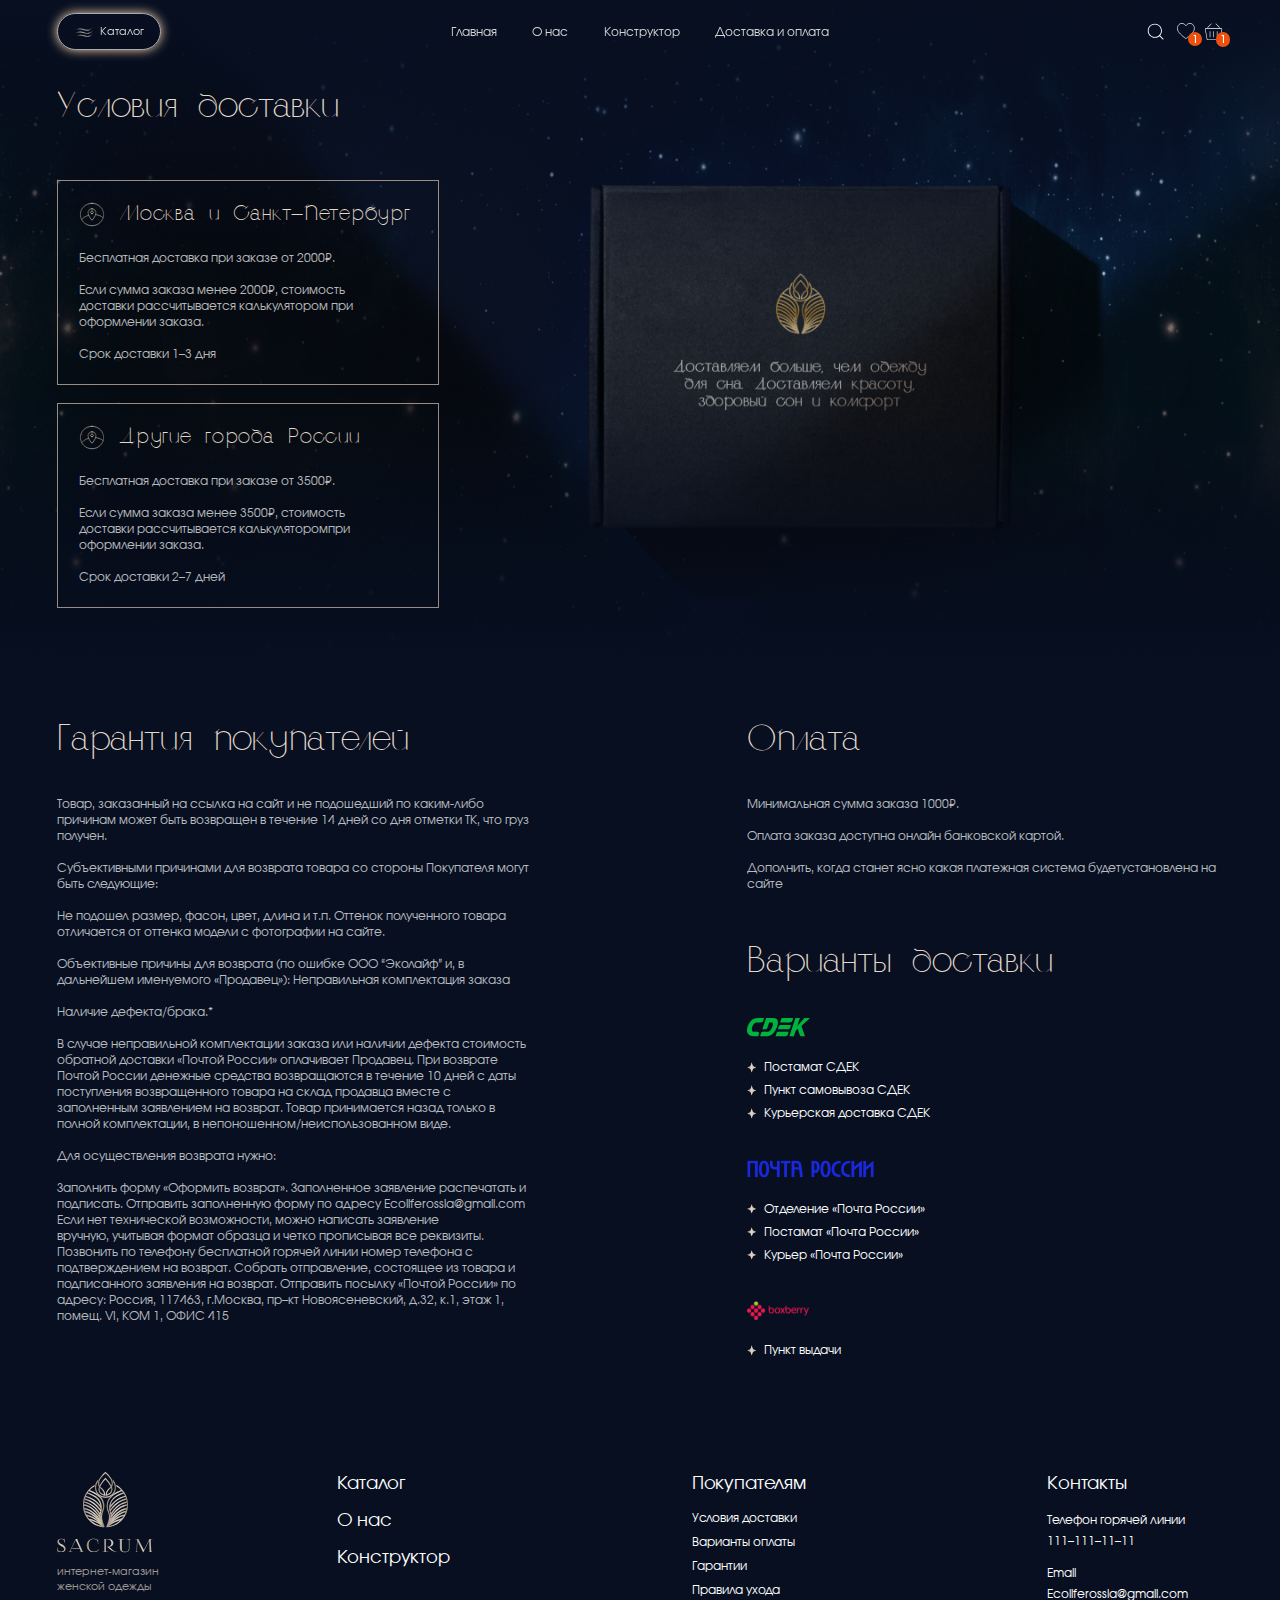
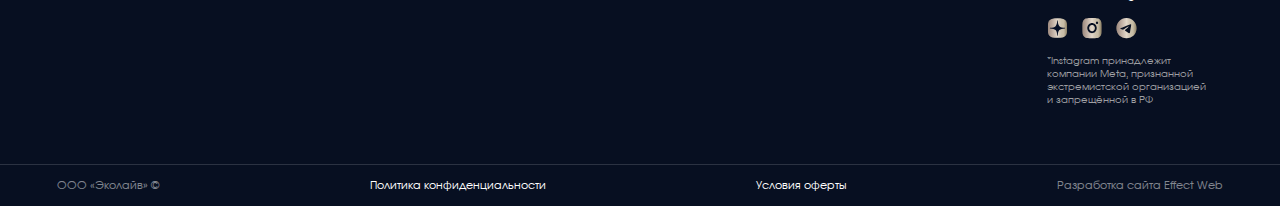
<file: delivery.html>
<!DOCTYPE html>
<html lang="ru">

<head>
    <meta charset="UTF-8">
    <meta name="viewport" content="width=device-width, initial-scale=1.0">
    <title>Sacrum</title>
    <link rel="stylesheet" href="https://cdn.jsdelivr.net/npm/swiper@11/swiper-bundle.min.css" />
    <script src="https://cdn.jsdelivr.net/npm/swiper@11/swiper-bundle.min.js"></script>
    <script src="https://code.jquery.com/jquery-3.7.1.min.js"></script>


    <link rel="stylesheet" href="asssets/fonts/stylesheet.css">
    <link rel="stylesheet" href="asssets/css/style.css">
</head>

<body>
    <header id="header">
        <div class="container">
            <div class="header__wrap">
                <div class="header__left">
                    <button class="header__menu_mobile">
                        <svg width="16" height="16" viewBox="0 0 16 16" fill="none" xmlns="http://www.w3.org/2000/svg">
                            <rect y="2.5" width="16" height="1" rx="0.5" fill="white" />
                            <rect y="7.5" width="16" height="1" rx="0.5" fill="white" />
                            <rect y="12.5" width="16" height="1" rx="0.5" fill="white" />
                        </svg>
                    </button>
                    <a href="" class="header__catalog">
                        <svg xmlns="http://www.w3.org/2000/svg" width="23" height="14" viewBox="0 0 23 14" fill="none">
                            <path
                                d="M19.6706 3.54545C20.0762 3.13131 20.3989 2.69123 20.6531 2.27413C20.4246 2.83539 20.1066 3.44894 19.667 4.02527C19.0148 4.88043 18.0957 5.65274 16.8019 6.05386C15.5074 6.45516 13.8243 6.48911 11.6373 5.84365C7.06087 4.49291 4.35578 4.66365 2.78465 5.19126C2.49229 5.28944 2.23955 5.39987 2.02169 5.5149C2.30848 5.25791 2.6692 4.99351 3.11728 4.75664C4.69691 3.92161 7.38927 3.41518 11.8087 4.83391L11.8546 4.69109L11.8087 4.83391C13.8027 5.47398 15.411 5.51955 16.7027 5.21838C17.9949 4.91711 18.9598 4.27127 19.6706 3.54545ZM20.0391 7.05153C20.4447 6.63738 20.7674 6.19731 21.0216 5.78021C20.7931 6.34147 20.4751 6.95502 20.0356 7.53135C19.3833 8.38651 18.4642 9.15882 17.1704 9.55994C15.8759 9.96124 14.1928 9.99519 12.0058 9.34973C7.42937 7.99899 4.72428 8.16973 3.15315 8.69734C2.86079 8.79552 2.60805 8.90595 2.3902 9.02098C2.67698 8.76398 3.0377 8.49959 3.48578 8.26272C5.06541 7.42769 7.75778 6.92125 12.1772 8.33998L12.2231 8.19716L12.1772 8.33999C14.1712 8.98006 15.7795 9.02563 17.0712 8.72446C18.3634 8.42318 19.3283 7.77735 20.0391 7.05153ZM20.4076 10.5576C20.8132 10.1435 21.1359 9.70339 21.3901 9.28629C21.1616 9.84755 20.8436 10.4611 20.4041 11.0374C19.7518 11.8926 18.8327 12.6649 17.5389 13.066C16.2444 13.4673 14.5613 13.5013 12.3743 12.8558C7.79788 11.5051 5.09278 11.6758 3.52165 12.2034C3.2293 12.3016 2.97656 12.412 2.7587 12.5271C3.04549 12.2701 3.4062 12.0057 3.85429 11.7688C5.43391 10.9338 8.12628 10.4273 12.5457 11.8461L12.5916 11.7032L12.5457 11.8461C14.5397 12.4861 16.148 12.5317 17.4397 12.2305C18.7319 11.9293 19.6969 11.2834 20.4076 10.5576Z"
                                fill="url(#paint0_linear_2001_634)" />
                            <path
                                d="M19.6706 3.54545C20.0762 3.13131 20.3989 2.69123 20.6531 2.27413C20.4246 2.83539 20.1066 3.44894 19.667 4.02527C19.0148 4.88043 18.0957 5.65274 16.8019 6.05386C15.5074 6.45516 13.8243 6.48911 11.6373 5.84365C7.06087 4.49291 4.35578 4.66365 2.78465 5.19126C2.49229 5.28944 2.23955 5.39987 2.02169 5.5149C2.30848 5.25791 2.6692 4.99351 3.11728 4.75664C4.69691 3.92161 7.38927 3.41518 11.8087 4.83391L11.8546 4.69109L11.8087 4.83391C13.8027 5.47398 15.411 5.51955 16.7027 5.21838C17.9949 4.91711 18.9598 4.27127 19.6706 3.54545ZM20.0391 7.05153C20.4447 6.63738 20.7674 6.19731 21.0216 5.78021C20.7931 6.34147 20.4751 6.95502 20.0356 7.53135C19.3833 8.38651 18.4642 9.15882 17.1704 9.55994C15.8759 9.96124 14.1928 9.99519 12.0058 9.34973C7.42937 7.99899 4.72428 8.16973 3.15315 8.69734C2.86079 8.79552 2.60805 8.90595 2.3902 9.02098C2.67698 8.76398 3.0377 8.49959 3.48578 8.26272C5.06541 7.42769 7.75778 6.92125 12.1772 8.33998L12.2231 8.19716L12.1772 8.33999C14.1712 8.98006 15.7795 9.02563 17.0712 8.72446C18.3634 8.42318 19.3283 7.77735 20.0391 7.05153ZM20.4076 10.5576C20.8132 10.1435 21.1359 9.70339 21.3901 9.28629C21.1616 9.84755 20.8436 10.4611 20.4041 11.0374C19.7518 11.8926 18.8327 12.6649 17.5389 13.066C16.2444 13.4673 14.5613 13.5013 12.3743 12.8558C7.79788 11.5051 5.09278 11.6758 3.52165 12.2034C3.2293 12.3016 2.97656 12.412 2.7587 12.5271C3.04549 12.2701 3.4062 12.0057 3.85429 11.7688C5.43391 10.9338 8.12628 10.4273 12.5457 11.8461L12.5916 11.7032L12.5457 11.8461C14.5397 12.4861 16.148 12.5317 17.4397 12.2305C18.7319 11.9293 19.6969 11.2834 20.4076 10.5576Z"
                                fill="#FFE9BF" fill-opacity="0.24" style="mix-blend-mode:saturation" />
                            <path
                                d="M19.6706 3.54545C20.0762 3.13131 20.3989 2.69123 20.6531 2.27413C20.4246 2.83539 20.1066 3.44894 19.667 4.02527C19.0148 4.88043 18.0957 5.65274 16.8019 6.05386C15.5074 6.45516 13.8243 6.48911 11.6373 5.84365C7.06087 4.49291 4.35578 4.66365 2.78465 5.19126C2.49229 5.28944 2.23955 5.39987 2.02169 5.5149C2.30848 5.25791 2.6692 4.99351 3.11728 4.75664C4.69691 3.92161 7.38927 3.41518 11.8087 4.83391L11.8546 4.69109L11.8087 4.83391C13.8027 5.47398 15.411 5.51955 16.7027 5.21838C17.9949 4.91711 18.9598 4.27127 19.6706 3.54545ZM20.0391 7.05153C20.4447 6.63738 20.7674 6.19731 21.0216 5.78021C20.7931 6.34147 20.4751 6.95502 20.0356 7.53135C19.3833 8.38651 18.4642 9.15882 17.1704 9.55994C15.8759 9.96124 14.1928 9.99519 12.0058 9.34973C7.42937 7.99899 4.72428 8.16973 3.15315 8.69734C2.86079 8.79552 2.60805 8.90595 2.3902 9.02098C2.67698 8.76398 3.0377 8.49959 3.48578 8.26272C5.06541 7.42769 7.75778 6.92125 12.1772 8.33998L12.2231 8.19716L12.1772 8.33999C14.1712 8.98006 15.7795 9.02563 17.0712 8.72446C18.3634 8.42318 19.3283 7.77735 20.0391 7.05153ZM20.4076 10.5576C20.8132 10.1435 21.1359 9.70339 21.3901 9.28629C21.1616 9.84755 20.8436 10.4611 20.4041 11.0374C19.7518 11.8926 18.8327 12.6649 17.5389 13.066C16.2444 13.4673 14.5613 13.5013 12.3743 12.8558C7.79788 11.5051 5.09278 11.6758 3.52165 12.2034C3.2293 12.3016 2.97656 12.412 2.7587 12.5271C3.04549 12.2701 3.4062 12.0057 3.85429 11.7688C5.43391 10.9338 8.12628 10.4273 12.5457 11.8461L12.5916 11.7032L12.5457 11.8461C14.5397 12.4861 16.148 12.5317 17.4397 12.2305C18.7319 11.9293 19.6969 11.2834 20.4076 10.5576Z"
                                stroke="#070F21" stroke-width="0.3" stroke-linejoin="round" />
                            <defs>
                                <linearGradient id="paint0_linear_2001_634" x1="0.917638" y1="6.99844" x2="22.1735"
                                    y2="6.99844" gradientUnits="userSpaceOnUse">
                                    <stop offset="0.0186222" stop-color="#9A8C84" />
                                    <stop offset="0.4235" stop-color="#D3CCC5" />
                                    <stop offset="0.4999" stop-color="#DED9D1" />
                                    <stop offset="0.5991" stop-color="#D1CAC0" />
                                    <stop offset="0.7129" stop-color="#C7C0B1" />
                                    <stop offset="0.8064" stop-color="#C4BCAC" />
                                    <stop offset="0.8566" stop-color="#B8AF9E" />
                                    <stop offset="0.9516" stop-color="#978E78" />
                                    <stop offset="0.9972" stop-color="#867664" />
                                </linearGradient>
                            </defs>
                        </svg>
                        Каталог
                    </a>
                </div>
                <div class="header__center">
                    <nav>
                        <ul>
                            <li>
                                <a href="">
                                    Главная
                                </a>
                            </li>
                            <li>
                                <a href="">
                                    О нас
                                </a>
                            </li>
                            <li>
                                <a href="">
                                    Конструктор
                                </a>
                            </li>
                            <li>
                                <a href="">
                                    Доставка и оплата
                                </a>
                            </li>
                        </ul>
                    </nav>
                </div>
                <div class="header__right">
                    <div class="header__search__wrap">
                        <input type="text" placeholder="Начните вводить">
                        <button>
                            <svg width="24" height="24" viewBox="0 0 24 24" fill="none"
                                xmlns="http://www.w3.org/2000/svg">
                                <path
                                    d="M20.0313 20.7901C20.4913 21.2501 21.2013 20.5401 20.7413 20.0901L16.9913 16.3301C18.3071 14.8748 19.0343 12.982 19.0313 11.0201C19.0313 6.63006 15.4613 3.06006 11.0713 3.06006C6.68133 3.06006 3.11133 6.63006 3.11133 11.0201C3.11133 15.4101 6.68133 18.9801 11.0713 18.9801C13.0513 18.9801 14.8813 18.2501 16.2813 17.0401L20.0313 20.7901ZM4.11033 11.0201C4.11033 7.18006 7.24033 4.06006 11.0703 4.06006C14.9103 4.06006 18.0303 7.18006 18.0303 11.0201C18.0303 14.8601 14.9103 17.9801 11.0703 17.9801C7.24033 17.9801 4.11033 14.8601 4.11033 11.0201Z"
                                    fill="white" />
                            </svg>
                        </button>
                    </div>
                    <button class="header__search">
                        <svg width="24" height="24" viewBox="0 0 24 24" fill="none" xmlns="http://www.w3.org/2000/svg">
                            <path
                                d="M20.0313 20.7901C20.4913 21.2501 21.2013 20.5401 20.7413 20.0901L16.9913 16.3301C18.3071 14.8748 19.0343 12.982 19.0313 11.0201C19.0313 6.63006 15.4613 3.06006 11.0713 3.06006C6.68133 3.06006 3.11133 6.63006 3.11133 11.0201C3.11133 15.4101 6.68133 18.9801 11.0713 18.9801C13.0513 18.9801 14.8813 18.2501 16.2813 17.0401L20.0313 20.7901ZM4.11033 11.0201C4.11033 7.18006 7.24033 4.06006 11.0703 4.06006C14.9103 4.06006 18.0303 7.18006 18.0303 11.0201C18.0303 14.8601 14.9103 17.9801 11.0703 17.9801C7.24033 17.9801 4.11033 14.8601 4.11033 11.0201Z"
                                fill="white" />
                        </svg>
                    </button>
                    <a href="" class="header__wishlist">
                        <svg width="20" height="19" viewBox="0 0 20 19" fill="none" xmlns="http://www.w3.org/2000/svg">
                            <path
                                d="M9.99953 17.6128C9.99953 17.6128 15.9229 13.4997 18.5027 9.54631C21.0569 5.63304 18.5968 1.28397 15.7002 0.553356C11.8537 -0.417776 9.99953 3.34117 9.99953 3.34117C9.99953 3.34117 8.1456 -0.417776 4.29912 0.553356C1.40222 1.2845 -1.05727 5.63357 1.4964 9.54631C4.07616 13.4997 9.99953 17.6128 9.99953 17.6128Z"
                                stroke="white" stroke-width="0.798191" stroke-linejoin="round" />
                        </svg>

                        <span>
                            1
                        </span>
                    </a>
                    <a href="" class="header__cart">
                        <svg width="20" height="20" viewBox="0 0 20 20" fill="none" xmlns="http://www.w3.org/2000/svg">
                            <path
                                d="M13.6665 9.33512C13.8512 9.33512 13.9998 9.48379 13.9998 9.66846V15.6685C13.9998 15.8531 13.8512 16.0018 13.6665 16.0018C13.4818 16.0018 13.3332 15.8531 13.3332 15.6685V9.66846C13.3332 9.48379 13.4818 9.33512 13.6665 9.33512ZM9.66649 9.33512C9.85116 9.33512 9.99982 9.48379 9.99982 9.66846V15.6685C9.99982 15.8531 9.85116 16.0018 9.66649 16.0018C9.48182 16.0018 9.33316 15.8531 9.33316 15.6685V9.66846C9.33316 9.48379 9.48182 9.33512 9.66649 9.33512ZM5.66649 9.33512C5.85116 9.33512 5.99982 9.48379 5.99982 9.66846V15.6685C5.99982 15.8531 5.85116 16.0018 5.66649 16.0018C5.48182 16.0018 5.33316 15.8531 5.33316 15.6685V9.66846C5.33316 9.48379 5.48182 9.33512 5.66649 9.33512ZM12.3505 0.668457C12.4372 0.668457 12.5192 0.707124 12.5792 0.768457L16.5725 4.76846C16.8672 5.06512 16.3992 5.53846 16.1012 5.24046L12.1078 1.24046C11.8932 1.02846 12.0112 0.668457 12.3505 0.668457ZM6.98249 0.668457C6.89582 0.668457 6.81382 0.707124 6.75382 0.768457L2.76049 4.76846C2.46582 5.06512 2.93382 5.53846 3.23182 5.24046L7.22516 1.24046C7.44116 1.02846 7.32249 0.668457 6.98316 0.668457H6.98249ZM0.999824 6.00179C0.723824 6.00179 0.46849 6.10846 0.275824 6.28979C0.0824903 6.47112 -0.0481764 6.75646 0.00515694 7.05912L2.00516 18.3925C2.04649 18.6258 2.14049 18.8525 2.30716 19.0325C2.47382 19.2111 2.72449 19.3351 3.00049 19.3351H16.3338C16.6098 19.3351 16.8605 19.2111 17.0272 19.0318C17.1938 18.8518 17.2872 18.6265 17.3285 18.3918L19.3285 7.05846C19.3818 6.75646 19.2505 6.47179 19.0578 6.28979C18.8638 6.10846 18.6092 6.00179 18.3332 6.00179H0.999824ZM0.999824 6.66846H18.3332C18.6665 6.66846 18.7092 6.80512 18.6718 6.94446L16.6718 18.2778C16.5918 18.5738 16.5185 18.6685 16.3332 18.6685H2.99982C2.75649 18.6685 2.72649 18.5218 2.66116 18.2778L0.661157 6.94446C0.619824 6.72446 0.833157 6.66846 0.999824 6.66846Z"
                                fill="white" />
                        </svg>

                        <span>
                            1
                        </span>
                    </a>
                </div>
            </div>
        </div>
    </header>
    <section class="delivery_promo">
        <div class="delivery_promo__top_bg"></div>
        <div class="container">
            <div class="delivery_promo__wrap">
                <div class="delivery_promo__title">
                    <h1>
                        Условия доставки
                    </h1>
                </div>
                <div class="delivery_promo__content">
                    <div class="delivery_promo__item">
                        <div class="delivery_promo__item__title">
                            <img src="asssets/images/del_map.svg" alt="">
                            Москва и Санкт–Петербург
                        </div>
                        <div class="delivery_promo__item__text">
                            Бесплатная доставка при заказе от 2000₽.
                            <br><br>
                            Если сумма заказа менее 2000₽, стоимость доставки рассчитывается калькулятором при
                            оформлении
                            заказа.
                            <br><br>
                            Срок доставки 1–3 дня
                        </div>
                    </div>
                    <div class="delivery_promo__item">
                        <div class="delivery_promo__item__title">
                            <img src="asssets/images/del_map.svg" alt="">
                            Другие города России
                        </div>
                        <div class="delivery_promo__item__text">
                            Бесплатная доставка при заказе от 3500₽.
                            <br><br>
                            Если сумма заказа менее 3500₽, стоимость доставки рассчитывается калькуляторомпри оформлении
                            заказа.
                            <br><br>
                            Срок доставки 2–7 дней
                        </div>
                    </div>
                </div>
            </div>
        </div>
        <div class="delivery_promo__bottom_bg"></div>
    </section>
    <section class="delivery_info">
        <div class="container">
            <div class="delivery_info__wrap">
                <div class="delivery_info__left">
                    <div class="delivery_info__item">
                        <div class="delivery_info__item__name">
                            Гарантия покупателей
                        </div>
                        <div class="delivery_info__item__text">
                            Товар, заказанный на ссылка на сайт и не подошедший по каким-либо причинам может быть
                            возвращен в течение 14 дней со дня отметки ТК, что груз получен.
                            <br><br>
                            Субъективными причинами для возврата товара со стороны Покупателя могут быть следующие:
                            <br><br>
                            Не подошел размер, фасон, цвет, длина и т.п.
                            Оттенок полученного товара отличается от оттенка модели с фотографии на сайте.
                            <br><br>
                            Объективные причины для возврата (по ошибке ООО “Эколайф” и, в дальнейшем именуемого
                            «Продавец»): Неправильная комплектация заказа
                            <br><br>
                            Наличие дефекта/брака.*
                            <br><br>
                            В случае неправильной комплектации заказа или наличии дефекта стоимость обратной доставки
                            «Почтой России» оплачивает Продавец. При возврате Почтой России денежные средства
                            возвращаются в течение 10 дней с даты поступления возвращенного товара на склад продавца
                            вместе с заполненным заявлением на возврат. Товар принимается назад только в полной
                            комплектации, в непоношенном/неиспользованном виде.
                            <br><br>
                            Для осуществления возврата нужно:
                            <br><br>
                            Заполнить форму «Оформить возврат».
                            Заполненное заявление распечатать и подписать.
                            Отправить заполненную форму по адресу Ecoliferossia@gmail.com
                            Если нет технической возможности, можно написать заявление вручную, учитывая формат образца
                            и четко прописывая все реквизиты.
                            Позвонить по телефону бесплатной горячей линии номер телефона с подтверждением на возврат.
                            Собрать отправление, состоящее из товара и подписанного заявления на возврат.
                            Отправить посылку «Почтой России» по адресу: Россия, 117463, г.Москва, пр–кт Новоясеневский,
                            д.32, к.1, этаж 1, помещ. VI, КОМ 1, ОФИС 415
                        </div>
                    </div>
                </div>
                <div class="delivery_info__right">
                    <div class="delivery_info__item">
                        <div class="delivery_info__item__name">
                            Оплата
                        </div>
                        <div class="delivery_info__item__text">
                            Минимальная сумма заказа 1000₽.
                            <br><br>
                            Оплата заказа доступна онлайн банковской картой.
                            <br><br>
                            Дополнить, когда станет ясно какая платежная система будетустановлена на сайте
                        </div>
                    </div>
                    <div class="delivery_info__item">
                        <div class="delivery_info__item__name">
                            Варианты доставки
                        </div>
                        <div class="delivery_info__item__content">
                            <div class="delivery_info__item__list">
                                <img src="asssets/images/cdek.svg" alt="">
                                <ul>
                                    <li>
                                        Постамат СДЕК
                                    </li>
                                    <li>
                                        Пункт самовывоза СДЕК
                                    </li>
                                    <li>
                                        Курьерская доставка СДЕК
                                    </li>
                                </ul>
                            </div>
                            <div class="delivery_info__item__list">
                                <img src="asssets/images/pochta.svg" alt="">
                                <ul>
                                    <li>
                                        Отделение «Почта России»
                                    </li>
                                    <li>
                                        Постамат «Почта России»
                                    </li>
                                    <li>
                                        Курьер «Почта России»
                                    </li>
                                </ul>
                            </div>
                            <div class="delivery_info__item__list">
                                <img src="asssets/images/boxberry.svg" alt="">
                                <ul>
                                    <li>
                                        Пункт выдачи
                                    </li>
                                </ul>
                            </div>
                        </div>

                    </div>
                </div>
            </div>
        </div>
    </section>
    <footer>
        <div class="footer__top">
            <div class="container">
                <div class="footer__wrap">
                    <div class="footer__left">
                        <a href="" class="footer__logo">
                            <img src="asssets/images/footer_logo.svg" alt="">
                        </a>
                        <div class="footer__subtitle">
                            интернет-магазин женской одежды
                        </div>
                    </div>
                    <div class="footer__nav_first">
                        <nav>
                            <ul>
                                <li>
                                    <a href="">
                                        Каталог
                                    </a>
                                </li>
                                <li>
                                    <a href="">
                                        О нас
                                    </a>
                                </li>
                                <li>
                                    <a href="">
                                        Конструктор
                                    </a>
                                </li>
                            </ul>
                        </nav>
                    </div>
                    <div class="footer__nav_second">
                        <div class="name">
                            Покупателям
                        </div>
                        <nav>
                            <ul>
                                <li>
                                    <a href="">
                                        Условия доставки
                                    </a>
                                </li>
                                <li>
                                    <a href="">
                                        Варианты оплаты
                                    </a>
                                </li>
                                <li>
                                    <a href="">
                                        Гарантии
                                    </a>
                                </li>
                                <li>
                                    <a href="">
                                        Правила ухода
                                    </a>
                                </li>
                            </ul>
                        </nav>
                    </div>
                    <div class="footer__contact">
                        <div class="name">
                            Контакты
                        </div>
                        <div class="tel">
                            <span class="text">
                                Телефон горячей линии
                            </span>
                            <a href="" class="">
                                111–111–11–11
                            </a>
                        </div>
                        <div class="mail">
                            <span class="text">
                                Email
                            </span>
                            <a href="">
                                Ecoliferossia@gmail.com
                            </a>
                        </div>
                        <div class="footer_socies">
                            <a href="" class="item">
                                <img src="asssets/images/dzen.svg" alt="">
                            </a>
                            <a href="" class="item">
                                <img src="asssets/images/inst.svg" alt="">
                            </a>
                            <a href="" class="item">
                                <img src="asssets/images/telegram.svg" alt="">
                            </a>
                        </div>
                        <div class="inst__text">
                            *Instagram принадлежит компании Meta, признанной экстремистской организацией и запрещённой
                            в РФ
                        </div>
                    </div>
                </div>
            </div>
        </div>

        <div class="footer__bottom">
            <div class="container">
                <div class="footer__bottom__wrap">
                    <div class="footer__bottom__copyright">
                        ООО «Эколайв» ©
                    </div>
                    <a href="" class="footer__bottom__policy">
                        Политика конфиденциальности
                    </a>
                    <a href="" class="footer__bottom__oferta">
                        Условия оферты
                    </a>
                    <a href="" class="footer__bottom__razrab">
                        Разработка сайта Effect Web
                    </a>
                </div>
            </div>
        </div>
    </footer>
    <div class="mobile_menu">
        <div class="mobile_menu__container">
            <div class="mobile_menu__wrap">
                <div class="mobile_menu__close_btn">
                    <button class="mobile_menu__close">
                        <svg xmlns="http://www.w3.org/2000/svg" width="32" height="32" viewBox="0 0 32 32" fill="none">
                            <path d="M8 8L24 24M24 8L8 24" stroke="white" stroke-width="1.33333"
                                stroke-linecap="round" />
                        </svg>
                    </button>
                </div>
                <div class="mobile_menu__main">
                    <a href="" class="mobile_menu__catalog">
                        Каталог
                    </a>
                    <nav>
                        <ul>
                            <li>
                                <a href="">
                                    Конструктор
                                </a>
                            </li>
                            <li>
                                <a href="">
                                    Главная
                                </a>
                            </li>
                            <li>
                                <a href="">
                                    О нас
                                </a>
                            </li>
                            <li>
                                <a href="">
                                    Доставка и оплата
                                </a>
                            </li>
                            <li>
                                <a href="">
                                    Контакты
                                </a>
                            </li>
                        </ul>
                    </nav>
                </div>
            </div>
        </div>
    </div>
    <div class="popup_bg"></div>
    <div class="addproduct_popup">
        <div class="addproduct_popup__container">
            <button class="addproduct_popup__close">
                <svg xmlns="http://www.w3.org/2000/svg" width="33" height="32" viewBox="0 0 33 32" fill="none">
                    <path d="M8.5 8L24.5 24M24.5 8L8.5 24" stroke="white" stroke-width="1.33333"
                        stroke-linecap="round" />
                </svg>
            </button>
            <div class="addproduct_popup__wrap">
                <form action="">
                    <div class="addproduct_popup__color">
                        <div class="name">
                            Цвет
                        </div>
                        <div class="content">
                            <div class="radio">
                                <input class="custom-radio" type="radio" id="color-2" name="color" value="color2">
                                <label for="color-2">
                                    <img src="asssets/images/color.png" alt="">
                                </label>
                            </div>
                            <div class="radio">
                                <input class="custom-radio" type="radio" id="color-3" name="color" value="color3">
                                <label for="color-3">
                                    <img src="asssets/images/color.png" alt="">
                                </label>
                            </div>
                            <div class="radio">
                                <input class="custom-radio" type="radio" id="color-4" name="color" value="color4">
                                <label for="color-4">
                                    <img src="asssets/images/color.png" alt="">
                                </label>
                            </div>
                            <div class="radio">
                                <input class="custom-radio" type="radio" id="color-5" name="color" value="color5">
                                <label for="color-5">
                                    <img src="asssets/images/color.png" alt="">
                                </label>
                            </div>
                        </div>
                    </div>
                    <div class="addproduct_popup__size">
                        <div class="name">
                            Размер
                        </div>
                        <div class="content">
                            <div class="radio">
                                <input class="custom-radio" type="radio" id="size-1" name="size" value="size">
                                <label for="size-1">41</label>
                            </div>
                            <div class="radio">
                                <input class="custom-radio" type="radio" id="size-2" name="size" value="size">
                                <label for="size-2">42</label>
                            </div>
                            <div class="radio">
                                <input class="custom-radio" type="radio" id="size-3" name="size" value="size">
                                <label for="size-3">43</label>
                            </div>
                            <div class="radio">
                                <input class="custom-radio" type="radio" id="size-4" name="size" value="size">
                                <label for="size-4">44</label>
                            </div>
                        </div>
                    </div>
                    <a href="" class="addproduct_popup__btn">
                        Добавить в корзину
                    </a>
                </form>
            </div>
        </div>
    </div>
    <div class="roll_popup">
        <div class="roll_popup__container">
            <button class="roll_popup__close">
                <svg xmlns="http://www.w3.org/2000/svg" width="33" height="33" viewBox="0 0 33 33" fill="none">
                    <path d="M8.5 8.5L24.5 24.5M24.5 8.5L8.5 24.5" stroke="white" stroke-width="1.33333"
                        stroke-linecap="round" />
                </svg>
            </button>
            <div class="roll_popup__wrap">
                <div class="roll_popup__left">
                    <div class="roll_popup__left__wrap">
                        <div class="roll_popup__arow">
                            <svg width="33" height="23" viewBox="0 0 33 23" fill="none"
                                xmlns="http://www.w3.org/2000/svg">
                                <path
                                    d="M0.631836 0.991719L17.1318 22.9072L32.6318 0.907211C19.9679 -0.263595 13.1422 -0.216521 0.631836 0.991719Z"
                                    fill="url(#paint0_linear_348_5341)" />
                                <path
                                    d="M0.631836 0.991719L17.1318 22.9072L32.6318 0.907211C19.9679 -0.263595 13.1422 -0.216521 0.631836 0.991719Z"
                                    fill="#FFE9BF" fill-opacity="0.24" style="mix-blend-mode:saturation" />
                                <defs>
                                    <linearGradient id="paint0_linear_348_5341" x1="0.64314" y1="11.4793" x2="32.7591"
                                        y2="11.4793" gradientUnits="userSpaceOnUse">
                                        <stop offset="0.0186222" stop-color="#9A8C84" />
                                        <stop offset="0.4235" stop-color="#D3CCC5" />
                                        <stop offset="0.4999" stop-color="#DED9D1" />
                                        <stop offset="0.5991" stop-color="#D1CAC0" />
                                        <stop offset="0.7129" stop-color="#C7C0B1" />
                                        <stop offset="0.8064" stop-color="#C4BCAC" />
                                        <stop offset="0.8566" stop-color="#B8AF9E" />
                                        <stop offset="0.9516" stop-color="#978E78" />
                                        <stop offset="0.9972" stop-color="#867664" />
                                    </linearGradient>
                                </defs>
                            </svg>
                        </div>
                        <div class="roll_popup__wheel" id="wheel">
                            <img src="asssets/images/wheel.svg" alt="">
                        </div>
                        <div class="roll_popup__whell_bg">
                            <svg width="120" height="160" viewBox="0 0 120 160" fill="none"
                                xmlns="http://www.w3.org/2000/svg">
                                <path
                                    d="M70.3586 157.171C60.676 155.893 50.9491 156.508 41.4076 159.093C41.2142 159.145 41.0212 159.198 40.8285 159.252L40.2764 157.232L7.56642 36.5103L0 8.60174C0.195955 8.5481 0.392012 8.49471 0.588182 8.44156C0.853827 8.36958 1.11952 8.29808 1.38527 8.22707C30.9891 0.316397 61.248 -1.61347 91.3695 2.51653C100.961 3.80669 110.517 5.73778 119.905 8.26614L119.568 9.64672L112.505 36.2944L112.09 37.5913L89.0801 124.438L88.8125 125.765L80.4682 157.153L79.9315 159.152C76.7995 158.284 73.6056 157.623 70.3586 157.171Z"
                                    fill="url(#paint0_linear_348_5364)" fill-opacity="0.2" />
                                <defs>
                                    <linearGradient id="paint0_linear_348_5364" x1="0.0423556" y1="79.8088" x2="120.382"
                                        y2="79.8088" gradientUnits="userSpaceOnUse">
                                        <stop offset="0.0186222" stop-color="#9A8C84" />
                                        <stop offset="0.4235" stop-color="#D3CCC5" />
                                        <stop offset="0.4999" stop-color="#DED9D1" />
                                        <stop offset="0.5991" stop-color="#D1CAC0" />
                                        <stop offset="0.7129" stop-color="#C7C0B1" />
                                        <stop offset="0.8064" stop-color="#C4BCAC" />
                                        <stop offset="0.8566" stop-color="#B8AF9E" />
                                        <stop offset="0.9516" stop-color="#978E78" />
                                        <stop offset="0.9972" stop-color="#867664" />
                                    </linearGradient>
                                </defs>
                            </svg>
                        </div>
                        <div class="roll_popup__arrow_center">
                            <img src="asssets/images/roll_arow_center.svg" alt="">
                        </div>
                    </div>
                </div>
                <div class="roll_popup__right">
                    <div class="roll_popup__right__main">
                        <div class="roll_popup__title">
                            <div class="ico">
                                <img src="asssets/images/rol_ico1.svg" alt="">
                            </div>
                            <div class="title">
                                Следуй за космическим компасом вселенной
                            </div>
                            <div class="ico">
                                <img src="asssets/images/rol_ico2.svg" alt="">
                            </div>
                        </div>
                        <div class="roll_popup__text">
                            Путь всего живого пронизан звёздной нитью и окружён гармонией галактик. Каким будет этот
                            путь: чарующим, ярким и творческим или гармоничным, нежным и волшебным. У вселенной уже есть
                            свой план, готова узнать его?
                        </div>
                        <button class="roll_popup__btn" id="spinButton">
                            Крутить колесо фортуны
                        </button>
                    </div>
                    <div class="roll_popup__load">
                        <div class="load__line">
                            <span>
                                <img src="asssets/images/load_star.svg" alt="">
                            </span>
                            <span>
                                <img src="asssets/images/load_star.svg" alt="">
                            </span>
                            <span>
                                <img src="asssets/images/load_star.svg" alt="">
                            </span>
                        </div>
                        <div class="load__text">
                            До получения предсказания осталась пара мгновений
                        </div>
                    </div>
                    <div class="roll_popup__sucsess">
                        <div class="roll_popup__title">
                            <div class="ico">
                                <img src="asssets/images/rol_ico1.svg" alt="">
                            </div>
                            <div class="title">
                                Следуй за космическим компасом вселенной
                            </div>
                            <div class="ico">
                                <img src="asssets/images/rol_ico2.svg" alt="">
                            </div>
                        </div>
                        <div class="roll_popup__text">
                            Путь всего живого пронизан звёздной нитью и окружён гармонией галактик. Каким будет этот
                            путь: чарующим, ярким и творческим или гармоничным, нежным и волшебным. У вселенной уже есть
                            свой план, готова узнать его?
                        </div>
                        <div class="roll_popup__promocod">
                            <div class="star">
                                <img src="asssets/images/load_star.svg" alt="">
                            </div>
                            <div class="content">
                                <div class="line">
                                    <p>Дарим скидку 20% на первый</p>
                                </div>
                                <div class="line">
                                    <p>заказ по промокоду</p>
                                    <button id="copyButton">
                                        <span>
                                            123456
                                        </span>
                                        <img src="asssets/images/copy.svg" alt="">
                                    </button>
                                </div>
                            </div>
                            <div class="star">
                                <img src="asssets/images/load_star.svg" alt="">
                            </div>
                        </div>
                    </div>
                </div>
            </div>
        </div>
    </div>
    <div class="philosophy_popup">
        <div class="philosophy_popup__container">
            <button class="philosophy_popup__close">
                <svg xmlns="http://www.w3.org/2000/svg" width="33" height="32" viewBox="0 0 33 32" fill="none">
                    <path d="M8.5 8L24.5 24M24.5 8L8.5 24" stroke="white" stroke-width="1.33333"
                        stroke-linecap="round" />
                </svg>
            </button>
            <div class="philosophy_popup__wrap">
                <img src="asssets/images/about_logo.svg" alt="" class="logo">
                <div class="philosophy_popup__title">
                    Философия бренда
                </div>
                <div class="philosophy_popup__text">
                    Lorem Ipsum is simply dummy text of the printing and typesetting industry. Lorem Ipsum has been the industry's standard dummy text ever since the 1500s, when an unknown printer took a galley of type and scrambled it to make a type specimen book. It has survived not only five centuries, but also the leap into electronic typesetting, remaining essentially unchanged. It was popularised in the 1960s with the release of Letraset sheets containing Lorem Ipsum passages, and more recently with desktop publishing software like Aldus PageMaker including versions of Lorem Ipsum.
                </div>
            </div>
        </div>
    </div>
    <div class="filter_popup">
        <div class="filter_popup__container">
            <div class="filter_popup__wrap">
                <div class="filter_popup__header">
                    <div class="filter_popup__header_left">
                        <button class="filter_popup__close">
                            <svg xmlns="http://www.w3.org/2000/svg" width="35" height="35" viewBox="0 0 35 35"
                                fill="none">
                                <path d="M21.1519 10.3595L13.8602 17.6512L21.1519 24.9429" stroke="white"
                                    stroke-width="1.45833" stroke-linecap="round" stroke-linejoin="round" />
                            </svg>
                        </button>
                    </div>
                    <div class="filter_popup__header_center">
                        Фильтры
                    </div>
                    <div class="filter_popup__header_right">
                        <button class="filter_popup__clear">
                            Сбросить всё
                        </button>
                    </div>
                </div>
                <div class="filter_popup__main">
                    <button class="filter_popup__sort_btn">
                        Сортировать
                    </button>
                    <details class="filter_category">
                        <summary>Пижамы</summary>
                        <div class="content">
                            <ul>
                                <li>
                                    <a href="">
                                        Гармония души и тела
                                    </a>
                                </li>
                                <li>
                                    <a href="">
                                        Гармония души и тела
                                    </a>
                                </li>
                                <li>
                                    <a href="">
                                        Гармония души и тела
                                    </a>
                                </li>
                            </ul>
                        </div>
                    </details>
                    <details class="filter_news">
                        <summary>Новинки</summary>
                        <div class="content">
                            <ul>
                                <li>
                                    <a href="">
                                        Гармония души и тела
                                    </a>
                                </li>
                                <li>
                                    <a href="">
                                        Гармония души и тела
                                    </a>
                                </li>
                                <li>
                                    <a href="">
                                        Гармония души и тела
                                    </a>
                                </li>
                            </ul>
                        </div>
                    </details>
                    <details class="filter_size">
                        <summary>Размер</summary>
                        <div class="content">
                            <div class="checkbox">
                                <input class="custom-checkbox" type="checkbox" id="size-111" name="filter_size2"
                                    value="ХS">
                                <label for="size-111">ХS </label>
                            </div>
                            <div class="checkbox">
                                <input class="custom-checkbox" type="checkbox" id="size-222" name="filter_size2"
                                    value="S">
                                <label for="size-222">S</label>
                            </div>
                            <div class="checkbox">
                                <input class="custom-checkbox" type="checkbox" id="size-333" name="filter_size2"
                                    value="M">
                                <label for="size-333">M</label>
                            </div>
                            <div class="checkbox">
                                <input class="custom-checkbox" type="checkbox" id="size-444" name="filter_size2"
                                    value="L">
                                <label for="size-444">L</label>
                            </div>

                        </div>
                    </details>
                    <details class="filter_color">
                        <summary>Цвет</summary>
                        <div class="content">
                            <div class="checkbox">
                                <input class="custom-checkbox" type="checkbox" id="color-11" name="filter_color"
                                    value="color-11">
                                <label for="color-11">
                                    <img src="asssets/images/color.png" alt="">
                                </label>
                            </div>
                            <div class="checkbox">
                                <input class="custom-checkbox" type="checkbox" id="color-22" name="filter_color"
                                    value="color-11">
                                <label for="color-22">
                                    <img src="asssets/images/color.png" alt="">
                                </label>
                            </div>
                            <div class="checkbox">
                                <input class="custom-checkbox" type="checkbox" id="color-33" name="filter_color"
                                    value="color-11">
                                <label for="color-33">
                                    <img src="asssets/images/color.png" alt="">
                                </label>
                            </div>
                            <div class="checkbox">
                                <input class="custom-checkbox" type="checkbox" id="color-44" name="filter_color"
                                    value="color-11">
                                <label for="color-44">
                                    <img src="asssets/images/color.png" alt="">
                                </label>
                            </div>
                        </div>
                    </details>
                    <details class="filter_price">
                        <summary>Цена</summary>
                        <div class="content">

                            <div class="custom-wrapper">

                                <div class="price-input-container">
                                    <div class="slider-container">
                                        <div class="price-slider">
                                        </div>
                                    </div>
                                </div>
                                <div class="range-input">
                                    <input type="range" class="min-range" min="0" max="10000" value="2500" step="1">
                                    <input type="range" class="max-range" min="0" max="10000" value="8500" step="1">
                                </div>
                                <div class="price-input">
                                    <div class="price-field">

                                        <input type="number" class="min-input" value="2500">
                                    </div>
                                    <span>
                                        <svg width="15" height="2" viewBox="0 0 15 2" fill="none"
                                            xmlns="http://www.w3.org/2000/svg">
                                            <line x1="0.980713" y1="1" x2="14.0191" y2="1" stroke="white" />
                                        </svg>
                                    </span>
                                    <div class="price-field">

                                        <input type="number" class="max-input" value="8500">
                                    </div>
                                </div>
                            </div>
                        </div>
                    </details>
                    <button class="filter_popup__btn_sucsess">
                        Применить
                    </button>
                </div>
            </div>
        </div>
    </div>
    <div class="sort_popup">
        <div class="sort_popup__container">
            <div class="sort_popup__wrap">
                <div class="sort_popup__header">
                    <button class="sort_popup__close">
                        <svg xmlns="http://www.w3.org/2000/svg" width="35" height="35" viewBox="0 0 35 35" fill="none">
                            <path d="M21.1519 10.3595L13.8602 17.6512L21.1519 24.9429" stroke="white"
                                stroke-width="1.45833" stroke-linecap="round" stroke-linejoin="round" />
                        </svg>
                    </button>
                    <div class="sort_popup__name">
                        Сортировать
                    </div>
                </div>
                <div class="sort_popup__main">
                    <div class="radio">
                        <input class="custom-radio" type="radio" id="sortpopup-1" name="sortpopup" value="indigo">
                        <label for="sortpopup-1">По популярности</label>
                    </div>
                    <div class="radio">
                        <input class="custom-radio" type="radio" id="sortpopup-2" name="sortpopup" value="indigo">
                        <label for="sortpopup-2">По возрастанию цены</label>
                    </div>
                    <div class="radio">
                        <input class="custom-radio" type="radio" id="sortpopup-3" name="sortpopup" value="indigo">
                        <label for="sortpopup-3">По убыванию цены</label>
                    </div>
                    <div class="radio">
                        <input class="custom-radio" type="radio" id="sortpopup-4" name="sortpopup" value="indigo">
                        <label for="sortpopup-4">По новизне</label>
                    </div>

                </div>
            </div>
        </div>
    </div>
    <div class="thankyou_popup">
        <div class="thankyou_popup__container">
            <button class="thankyou_popup__close">
                <svg xmlns="http://www.w3.org/2000/svg" width="33" height="32" viewBox="0 0 33 32" fill="none">
                    <path d="M8.5 8L24.5 24M24.5 8L8.5 24" stroke="white" stroke-width="1.33333"
                        stroke-linecap="round" />
                </svg>
            </button>
            <div class="thankyou_popup__wrap">
                <img src="asssets/images/about_logo.svg" alt="" class="logo">
                <div class="thankyou_popup__title">
                    Благодарим за отзыв!
                </div>
                <div class="thankyou_popup__text">
                    Вы помогаете нам стать чуточку лучше
                </div>
            </div>
        </div>
    </div>
    <div class="charitable_popup">
        <div class="charitable_popup__container">
            <button class="charitable_popup__close">
                <img src="asssets/images/close.svg" alt="" srcset="">
            </button>
            <div class="charitable_popup__wrap">
                <img src="asssets/images/about_logo.svg" alt="" class="logo">
                <div class="charitable_popup__title">
                    <p>
                        Благодарим за покупку. Информацию о заказе направим
                    </p>
                    <p>
                        на указанный e–mail в ближайшее время
                        <img src="asssets/images/hands.svg" alt="">
                    </p>
                </div>
                <div class="charitable_popup__content">
                    <div class="charitable_popup__text">
                        Часть суммы от каждого заказа жертвуем на благотворительность
                    </div>
                    <div class="charitable_popup__value">
                        <div class="text">
                            Выбери кому хочешь помочь
                            <img src="asssets/images/heart.svg" alt="">
                        </div>
                        <div class="list">
                            <div class="radio">
                                <input class="custom-radio" type="radio" id="fond-2" name="fond" value="fond2">
                                <label for="fond-2">
                                    <div class="img">
                                        <img src="asssets/images/fond.png" alt="">
                                    </div>
                                    <div class="name">
                                        Фонд Твори добро
                                    </div>
                                </label>
                            </div>
                            <div class="radio">
                                <input class="custom-radio" type="radio" id="fond-3" name="fond" value="fond3">
                                <label for="fond-3">
                                    <div class="img">
                                        <img src="asssets/images/fond.png" alt="">
                                    </div>
                                    <div class="name">
                                        Фонд Твори добро
                                    </div>
                                </label>
                            </div>
                            <div class="radio">
                                <input class="custom-radio" type="radio" id="fond-4" name="fond" value="fond4">
                                <label for="fond-4">
                                    <div class="img">
                                        <img src="asssets/images/fond.png" alt="">
                                    </div>
                                    <div class="name">
                                        Фонд Твори добро
                                    </div>
                                </label>
                            </div>
                            <div class="radio">
                                <input class="custom-radio" type="radio" id="fond-5" name="fond" value="fond5">
                                <label for="fond-5">
                                    <div class="img">
                                        <img src="asssets/images/fond.png" alt="">
                                    </div>
                                    <div class="name">
                                        Фонд Твори добро
                                    </div>
                                </label>
                            </div>
                            <div class="radio">
                                <input class="custom-radio" type="radio" id="fond-6" name="fond" value="fond6">
                                <label for="fond-6">
                                    <div class="img">
                                        <img src="asssets/images/fond.png" alt="">
                                    </div>
                                    <div class="name">
                                        Фонд Твори добро
                                    </div>
                                </label>
                            </div>
                        </div>
                    </div>
                    <a href="" class="charitable_popup__btn">
                        Помочь фонду
                    </a>
                    <div class="charitable_popup__bottom_text">
                        Каждое маленькое добро, как капля росы на утреннем цветке, наполняет мир светом и гармонией и
                        возвращается вам добром
                    </div>
                </div>
            </div>
        </div>
    </div>
    <div class="tablesize_popup">
        <div class="tablesize_popup__container">
            <button class="tablesize_popup__close">
                <svg xmlns="http://www.w3.org/2000/svg" width="33" height="32" viewBox="0 0 33 32" fill="none">
                    <path d="M8.5 8L24.5 24M24.5 8L8.5 24" stroke="white" stroke-width="1.33333"
                        stroke-linecap="round" />
                </svg>
            </button>
            <div class="tablesize_popup__wrap">
                <div class="tablesize_popup__left">
                    <img src="asssets/images/tablesize.png" alt="">
                </div>
                <div class="tablesize_popup__right">
                    <div class="tablesize_popup__title">
                        Таблица размеров
                    </div>
                    <div class="tablesize_popup__text">
                        Обхват груди (1) : Сантиметровая лента строго горизонтально проходит по наиболее выступающим
                        точкам. <br>
                        Обхват талии (2) : По самой узкой части тела. <br>
                        Обхват бёдер (3) : По наиболее выступающим точкам ягодиц <br>
                    </div>
                    <div class="tablesize_popup__table">
                        <table>
                            <thead>
                                <tr>
                                    <th>
                                        EUR
                                    </th>
                                    <th>
                                        Rus
                                    </th>
                                    <th>
                                        Обхват груди <br>
                                        <span>см</span>

                                    </th>
                                    <th>
                                        Обхват талии <br>
                                        <span>см</span>
                                    </th>
                                    <th>
                                        Рост <br>
                                        <span>см</span>
                                    </th>
                                </tr>
                            </thead>
                            <tr>
                                <td>
                                    xxs
                                </td>
                                <td>
                                    40
                                </td>
                                <td>
                                    76-80
                                </td>
                                <td>
                                    58-62
                                </td>
                                <td>
                                    84-88
                                </td>
                            </tr>
                            <tr>
                                <td>
                                    xxs
                                </td>
                                <td>
                                    40
                                </td>
                                <td>
                                    76-80
                                </td>
                                <td>
                                    58-62
                                </td>
                                <td>
                                    84-88
                                </td>
                            </tr>
                            <tr>
                                <td>
                                    xxs
                                </td>
                                <td>
                                    40
                                </td>
                                <td>
                                    76-80
                                </td>
                                <td>
                                    58-62
                                </td>
                                <td>
                                    84-88
                                </td>
                            </tr>
                            <tr>
                                <td>
                                    xxs
                                </td>
                                <td>
                                    40
                                </td>
                                <td>
                                    76-80
                                </td>
                                <td>
                                    58-62
                                </td>
                                <td>
                                    84-88
                                </td>
                            </tr>
                            <tr>
                                <td>
                                    xxs
                                </td>
                                <td>
                                    40
                                </td>
                                <td>
                                    76-80
                                </td>
                                <td>
                                    58-62
                                </td>
                                <td>
                                    84-88
                                </td>
                            </tr>
                            <tr>
                                <td>
                                    xxs
                                </td>
                                <td>
                                    40
                                </td>
                                <td>
                                    76-80
                                </td>
                                <td>
                                    58-62
                                </td>
                                <td>
                                    84-88
                                </td>
                            </tr>
                            <tr>
                                <td>
                                    xxs
                                </td>
                                <td>
                                    40
                                </td>
                                <td>
                                    76-80
                                </td>
                                <td>
                                    58-62
                                </td>
                                <td>
                                    84-88
                                </td>
                            </tr>
                        </table>
                    </div>
                </div>
            </div>
        </div>
    </div>
    <div class="review_popup">
        <div class="review_popup__container">
            <button class="review_popup__close">
                <svg xmlns="http://www.w3.org/2000/svg" width="33" height="32" viewBox="0 0 33 32" fill="none">
                    <path d="M8.5 8L24.5 24M24.5 8L8.5 24" stroke="white" stroke-width="1.33333"
                        stroke-linecap="round" />
                </svg>
            </button>
            <div class="review_popup__wrap">
                <div class="review_popup__title">
                    Добавьте отзыв
                </div>
                <div class="review_popup__content">
                    <form action="">
                        <input type="text" placeholder="ФИО*">
                        <input type="text" placeholder="E-mail*">
                        <textarea name="" id="" placeholder="Комментарий / Вопрос*"></textarea>
                        <div class="review_popup__btn">
                            <button>
                                Отправить
                            </button>
                            <div class="checkbox">
                                <input class="custom-checkbox" type="checkbox" id="color-1" name="color-1"
                                    value="indigo">
                                <label for="color-1">Нажимая «Отправить», я даю согласие на <a href="">обработку
                                        персональных
                                        данных</a></label>
                            </div>
                        </div>
                    </form>
                </div>
            </div>
        </div>
    </div>
    <div class="wishlist_popup">
        <div class="wishlist_popup__container">
            <div class="wishlist_popup__wrap">
                <div class="wishlist_popup__header">
                    <div class="wishlist_popup__title">
                        Избранное
                    </div>
                    <button class="wishlist_popup__close">
                        <svg xmlns="http://www.w3.org/2000/svg" width="33" height="32" viewBox="0 0 33 32" fill="none">
                            <path d="M8.5 8L24.5 24M24.5 8L8.5 24" stroke="white" stroke-width="1.33333"
                                stroke-linecap="round" />
                        </svg>
                    </button>
                </div>
                <div class="wishlist_popup__main">
                    <div class="wishlist_popup__item">
                        <div class="wishlist_popup__item__img">
                            <img src="asssets/images/product.png" alt="">
                        </div>
                        <div class="wishlist_popup__item__info">
                            <div class="wishlist_popup__item__header">
                                <div class="wishlist_popup__item__name">
                                    Рубашка «Волшебные сновидения»
                                </div>
                                <a href="" class="wishlist_popup__item__delete">
                                    <svg xmlns="http://www.w3.org/2000/svg" width="24" height="24" viewBox="0 0 24 24"
                                        fill="none">
                                        <path d="M6 6L18 18M18 6L6 18" stroke="white" stroke-linecap="round" />
                                    </svg>
                                </a>
                            </div>
                            <div class="wishlist_popup__item__character">
                                <ul>
                                    <li>
                                        Артикул: 123456
                                    </li>
                                    <li>
                                        Цвет: синий
                                    </li>
                                    <li>
                                        Размер: 44
                                    </li>
                                </ul>
                            </div>
                            <div class="wishlist_popup__item__bottom">
                                <div class="wishlist_popup__item__left">
                                    <div class="number" data-step="1" data-min="1" data-max="100">
                                        <input class="number-text" type="text" name="count" value="1">
                                        <a href="#" class="number-minus">
                                            <svg width="8" height="2" viewBox="0 0 8 2" fill="none"
                                                xmlns="http://www.w3.org/2000/svg">
                                                <path d="M8 0.75V1.25H0V0.75H8Z"
                                                    fill="url(#paint0_linear_182_7693)" />
                                                <path d="M8 0.75V1.25H0V0.75H8Z" fill="#FFE9BF"
                                                    fill-opacity="0.24" style="mix-blend-mode:saturation" />
                                                <defs>
                                                    <linearGradient id="paint0_linear_182_7693" x1="0.00282594"
                                                        y1="0.999942" x2="8.03182" y2="0.999942"
                                                        gradientUnits="userSpaceOnUse">
                                                        <stop offset="0.0186222" stop-color="#9A8C84" />
                                                        <stop offset="0.4235" stop-color="#D3CCC5" />
                                                        <stop offset="0.4999" stop-color="#DED9D1" />
                                                        <stop offset="0.5991" stop-color="#D1CAC0" />
                                                        <stop offset="0.7129" stop-color="#C7C0B1" />
                                                        <stop offset="0.8064" stop-color="#C4BCAC" />
                                                        <stop offset="0.8566" stop-color="#B8AF9E" />
                                                        <stop offset="0.9516" stop-color="#978E78" />
                                                        <stop offset="0.9972" stop-color="#867664" />
                                                    </linearGradient>
                                                </defs>
                                            </svg>
                                        </a>
                                        <a href="#" class="number-plus">
                                            <svg width="8" height="8" viewBox="0 0 8 8" fill="none"
                                                xmlns="http://www.w3.org/2000/svg">
                                                <path d="M3.75 0H4.25V8H3.75V0Z"
                                                    fill="url(#paint0_linear_182_7696)" />
                                                <path d="M3.75 0H4.25V8H3.75V0Z" fill="#FFE9BF"
                                                    fill-opacity="0.24" style="mix-blend-mode:saturation" />
                                                <path d="M8 3.74414V4.24414H0V3.74414H8Z"
                                                    fill="url(#paint1_linear_182_7696)" />
                                                <path d="M8 3.74414V4.24414H0V3.74414H8Z" fill="#FFE9BF"
                                                    fill-opacity="0.24" style="mix-blend-mode:saturation" />
                                                <defs>
                                                    <linearGradient id="paint0_linear_182_7696" x1="0.00282594"
                                                        y1="3.99907" x2="8.03182" y2="3.99907"
                                                        gradientUnits="userSpaceOnUse">
                                                        <stop offset="0.0186222" stop-color="#9A8C84" />
                                                        <stop offset="0.4235" stop-color="#D3CCC5" />
                                                        <stop offset="0.4999" stop-color="#DED9D1" />
                                                        <stop offset="0.5991" stop-color="#D1CAC0" />
                                                        <stop offset="0.7129" stop-color="#C7C0B1" />
                                                        <stop offset="0.8064" stop-color="#C4BCAC" />
                                                        <stop offset="0.8566" stop-color="#B8AF9E" />
                                                        <stop offset="0.9516" stop-color="#978E78" />
                                                        <stop offset="0.9972" stop-color="#867664" />
                                                    </linearGradient>
                                                    <linearGradient id="paint1_linear_182_7696" x1="0.00282594"
                                                        y1="3.99907" x2="8.03182" y2="3.99907"
                                                        gradientUnits="userSpaceOnUse">
                                                        <stop offset="0.0186222" stop-color="#9A8C84" />
                                                        <stop offset="0.4235" stop-color="#D3CCC5" />
                                                        <stop offset="0.4999" stop-color="#DED9D1" />
                                                        <stop offset="0.5991" stop-color="#D1CAC0" />
                                                        <stop offset="0.7129" stop-color="#C7C0B1" />
                                                        <stop offset="0.8064" stop-color="#C4BCAC" />
                                                        <stop offset="0.8566" stop-color="#B8AF9E" />
                                                        <stop offset="0.9516" stop-color="#978E78" />
                                                        <stop offset="0.9972" stop-color="#867664" />
                                                    </linearGradient>
                                                </defs>
                                            </svg>
                                        </a>
                                    </div>
                                    <div class="wishlist_popup__item__price">
                                        13 000 ₽
                                    </div>
                                </div>
                                <div class="wishlist_popup__item__right">
                                    <a href="" class="wishlist_popup__item__btn">
                                        Добавить в корзину
                                    </a>
                                </div>
                            </div>
                        </div>
                    </div>
                    <div class="wishlist_popup__item">
                        <div class="wishlist_popup__item__img">
                            <img src="asssets/images/product.png" alt="">
                        </div>
                        <div class="wishlist_popup__item__info">
                            <div class="wishlist_popup__item__header">
                                <div class="wishlist_popup__item__name">
                                    Рубашка «Волшебные сновидения»
                                </div>
                                <a href="" class="wishlist_popup__item__delete">
                                    <svg xmlns="http://www.w3.org/2000/svg" width="24" height="24" viewBox="0 0 24 24"
                                        fill="none">
                                        <path d="M6 6L18 18M18 6L6 18" stroke="white" stroke-linecap="round" />
                                    </svg>
                                </a>
                            </div>
                            <div class="wishlist_popup__item__character">
                                <ul>
                                    <li>
                                        Артикул: 123456
                                    </li>
                                    <li>
                                        Цвет: синий
                                    </li>
                                    <li>
                                        Размер: 44
                                    </li>
                                </ul>
                            </div>
                            <div class="wishlist_popup__item__bottom">
                                <div class="wishlist_popup__item__left">
                                    <div class="number" data-step="1" data-min="1" data-max="100">
                                        <input class="number-text" type="text" name="count" value="1">
                                        <a href="#" class="number-minus">
                                            <svg width="8" height="2" viewBox="0 0 8 2" fill="none"
                                                xmlns="http://www.w3.org/2000/svg">
                                                <path d="M8 0.75V1.25H0V0.75H8Z"
                                                    fill="url(#paint0_linear_182_7693)" />
                                                <path d="M8 0.75V1.25H0V0.75H8Z" fill="#FFE9BF"
                                                    fill-opacity="0.24" style="mix-blend-mode:saturation" />
                                                <defs>
                                                    <linearGradient id="paint0_linear_182_7693" x1="0.00282594"
                                                        y1="0.999942" x2="8.03182" y2="0.999942"
                                                        gradientUnits="userSpaceOnUse">
                                                        <stop offset="0.0186222" stop-color="#9A8C84" />
                                                        <stop offset="0.4235" stop-color="#D3CCC5" />
                                                        <stop offset="0.4999" stop-color="#DED9D1" />
                                                        <stop offset="0.5991" stop-color="#D1CAC0" />
                                                        <stop offset="0.7129" stop-color="#C7C0B1" />
                                                        <stop offset="0.8064" stop-color="#C4BCAC" />
                                                        <stop offset="0.8566" stop-color="#B8AF9E" />
                                                        <stop offset="0.9516" stop-color="#978E78" />
                                                        <stop offset="0.9972" stop-color="#867664" />
                                                    </linearGradient>
                                                </defs>
                                            </svg>
                                        </a>
                                        <a href="#" class="number-plus">
                                            <svg width="8" height="8" viewBox="0 0 8 8" fill="none"
                                                xmlns="http://www.w3.org/2000/svg">
                                                <path d="M3.75 0H4.25V8H3.75V0Z"
                                                    fill="url(#paint0_linear_182_7696)" />
                                                <path d="M3.75 0H4.25V8H3.75V0Z" fill="#FFE9BF"
                                                    fill-opacity="0.24" style="mix-blend-mode:saturation" />
                                                <path d="M8 3.74414V4.24414H0V3.74414H8Z"
                                                    fill="url(#paint1_linear_182_7696)" />
                                                <path d="M8 3.74414V4.24414H0V3.74414H8Z" fill="#FFE9BF"
                                                    fill-opacity="0.24" style="mix-blend-mode:saturation" />
                                                <defs>
                                                    <linearGradient id="paint0_linear_182_7696" x1="0.00282594"
                                                        y1="3.99907" x2="8.03182" y2="3.99907"
                                                        gradientUnits="userSpaceOnUse">
                                                        <stop offset="0.0186222" stop-color="#9A8C84" />
                                                        <stop offset="0.4235" stop-color="#D3CCC5" />
                                                        <stop offset="0.4999" stop-color="#DED9D1" />
                                                        <stop offset="0.5991" stop-color="#D1CAC0" />
                                                        <stop offset="0.7129" stop-color="#C7C0B1" />
                                                        <stop offset="0.8064" stop-color="#C4BCAC" />
                                                        <stop offset="0.8566" stop-color="#B8AF9E" />
                                                        <stop offset="0.9516" stop-color="#978E78" />
                                                        <stop offset="0.9972" stop-color="#867664" />
                                                    </linearGradient>
                                                    <linearGradient id="paint1_linear_182_7696" x1="0.00282594"
                                                        y1="3.99907" x2="8.03182" y2="3.99907"
                                                        gradientUnits="userSpaceOnUse">
                                                        <stop offset="0.0186222" stop-color="#9A8C84" />
                                                        <stop offset="0.4235" stop-color="#D3CCC5" />
                                                        <stop offset="0.4999" stop-color="#DED9D1" />
                                                        <stop offset="0.5991" stop-color="#D1CAC0" />
                                                        <stop offset="0.7129" stop-color="#C7C0B1" />
                                                        <stop offset="0.8064" stop-color="#C4BCAC" />
                                                        <stop offset="0.8566" stop-color="#B8AF9E" />
                                                        <stop offset="0.9516" stop-color="#978E78" />
                                                        <stop offset="0.9972" stop-color="#867664" />
                                                    </linearGradient>
                                                </defs>
                                            </svg>
                                        </a>
                                    </div>
                                    <div class="wishlist_popup__item__price">
                                        13 000 ₽
                                    </div>
                                </div>
                                <div class="wishlist_popup__item__right">
                                    <a href="" class="wishlist_popup__item__btn">
                                        Добавить в корзину
                                    </a>
                                </div>
                            </div>
                        </div>
                    </div>
                    <div class="wishlist_popup__item">
                        <div class="wishlist_popup__item__img">
                            <img src="asssets/images/product.png" alt="">
                        </div>
                        <div class="wishlist_popup__item__info">
                            <div class="wishlist_popup__item__header">
                                <div class="wishlist_popup__item__name">
                                    Рубашка «Волшебные сновидения»
                                </div>
                                <a href="" class="wishlist_popup__item__delete">
                                    <svg xmlns="http://www.w3.org/2000/svg" width="24" height="24" viewBox="0 0 24 24"
                                        fill="none">
                                        <path d="M6 6L18 18M18 6L6 18" stroke="white" stroke-linecap="round" />
                                    </svg>
                                </a>
                            </div>
                            <div class="wishlist_popup__item__character">
                                <ul>
                                    <li>
                                        Артикул: 123456
                                    </li>
                                    <li>
                                        Цвет: синий
                                    </li>
                                    <li>
                                        Размер: 44
                                    </li>
                                </ul>
                            </div>
                            <div class="wishlist_popup__item__bottom">
                                <div class="wishlist_popup__item__left">
                                    <div class="number" data-step="1" data-min="1" data-max="100">
                                        <input class="number-text" type="text" name="count" value="1">
                                        <a href="#" class="number-minus">
                                            <svg width="8" height="2" viewBox="0 0 8 2" fill="none"
                                                xmlns="http://www.w3.org/2000/svg">
                                                <path d="M8 0.75V1.25H0V0.75H8Z"
                                                    fill="url(#paint0_linear_182_7693)" />
                                                <path d="M8 0.75V1.25H0V0.75H8Z" fill="#FFE9BF"
                                                    fill-opacity="0.24" style="mix-blend-mode:saturation" />
                                                <defs>
                                                    <linearGradient id="paint0_linear_182_7693" x1="0.00282594"
                                                        y1="0.999942" x2="8.03182" y2="0.999942"
                                                        gradientUnits="userSpaceOnUse">
                                                        <stop offset="0.0186222" stop-color="#9A8C84" />
                                                        <stop offset="0.4235" stop-color="#D3CCC5" />
                                                        <stop offset="0.4999" stop-color="#DED9D1" />
                                                        <stop offset="0.5991" stop-color="#D1CAC0" />
                                                        <stop offset="0.7129" stop-color="#C7C0B1" />
                                                        <stop offset="0.8064" stop-color="#C4BCAC" />
                                                        <stop offset="0.8566" stop-color="#B8AF9E" />
                                                        <stop offset="0.9516" stop-color="#978E78" />
                                                        <stop offset="0.9972" stop-color="#867664" />
                                                    </linearGradient>
                                                </defs>
                                            </svg>
                                        </a>
                                        <a href="#" class="number-plus">
                                            <svg width="8" height="8" viewBox="0 0 8 8" fill="none"
                                                xmlns="http://www.w3.org/2000/svg">
                                                <path d="M3.75 0H4.25V8H3.75V0Z"
                                                    fill="url(#paint0_linear_182_7696)" />
                                                <path d="M3.75 0H4.25V8H3.75V0Z" fill="#FFE9BF"
                                                    fill-opacity="0.24" style="mix-blend-mode:saturation" />
                                                <path d="M8 3.74414V4.24414H0V3.74414H8Z"
                                                    fill="url(#paint1_linear_182_7696)" />
                                                <path d="M8 3.74414V4.24414H0V3.74414H8Z" fill="#FFE9BF"
                                                    fill-opacity="0.24" style="mix-blend-mode:saturation" />
                                                <defs>
                                                    <linearGradient id="paint0_linear_182_7696" x1="0.00282594"
                                                        y1="3.99907" x2="8.03182" y2="3.99907"
                                                        gradientUnits="userSpaceOnUse">
                                                        <stop offset="0.0186222" stop-color="#9A8C84" />
                                                        <stop offset="0.4235" stop-color="#D3CCC5" />
                                                        <stop offset="0.4999" stop-color="#DED9D1" />
                                                        <stop offset="0.5991" stop-color="#D1CAC0" />
                                                        <stop offset="0.7129" stop-color="#C7C0B1" />
                                                        <stop offset="0.8064" stop-color="#C4BCAC" />
                                                        <stop offset="0.8566" stop-color="#B8AF9E" />
                                                        <stop offset="0.9516" stop-color="#978E78" />
                                                        <stop offset="0.9972" stop-color="#867664" />
                                                    </linearGradient>
                                                    <linearGradient id="paint1_linear_182_7696" x1="0.00282594"
                                                        y1="3.99907" x2="8.03182" y2="3.99907"
                                                        gradientUnits="userSpaceOnUse">
                                                        <stop offset="0.0186222" stop-color="#9A8C84" />
                                                        <stop offset="0.4235" stop-color="#D3CCC5" />
                                                        <stop offset="0.4999" stop-color="#DED9D1" />
                                                        <stop offset="0.5991" stop-color="#D1CAC0" />
                                                        <stop offset="0.7129" stop-color="#C7C0B1" />
                                                        <stop offset="0.8064" stop-color="#C4BCAC" />
                                                        <stop offset="0.8566" stop-color="#B8AF9E" />
                                                        <stop offset="0.9516" stop-color="#978E78" />
                                                        <stop offset="0.9972" stop-color="#867664" />
                                                    </linearGradient>
                                                </defs>
                                            </svg>
                                        </a>
                                    </div>
                                    <div class="wishlist_popup__item__price">
                                        13 000 ₽
                                    </div>
                                </div>
                                <div class="wishlist_popup__item__right">
                                    <a href="" class="wishlist_popup__item__btn">
                                        Товар в корзине
                                    </a>
                                </div>
                            </div>
                        </div>
                    </div>
                </div>
            </div>
        </div>
    </div>
    <script src="asssets/js/app.js"></script>
</body>

</html>
</file>
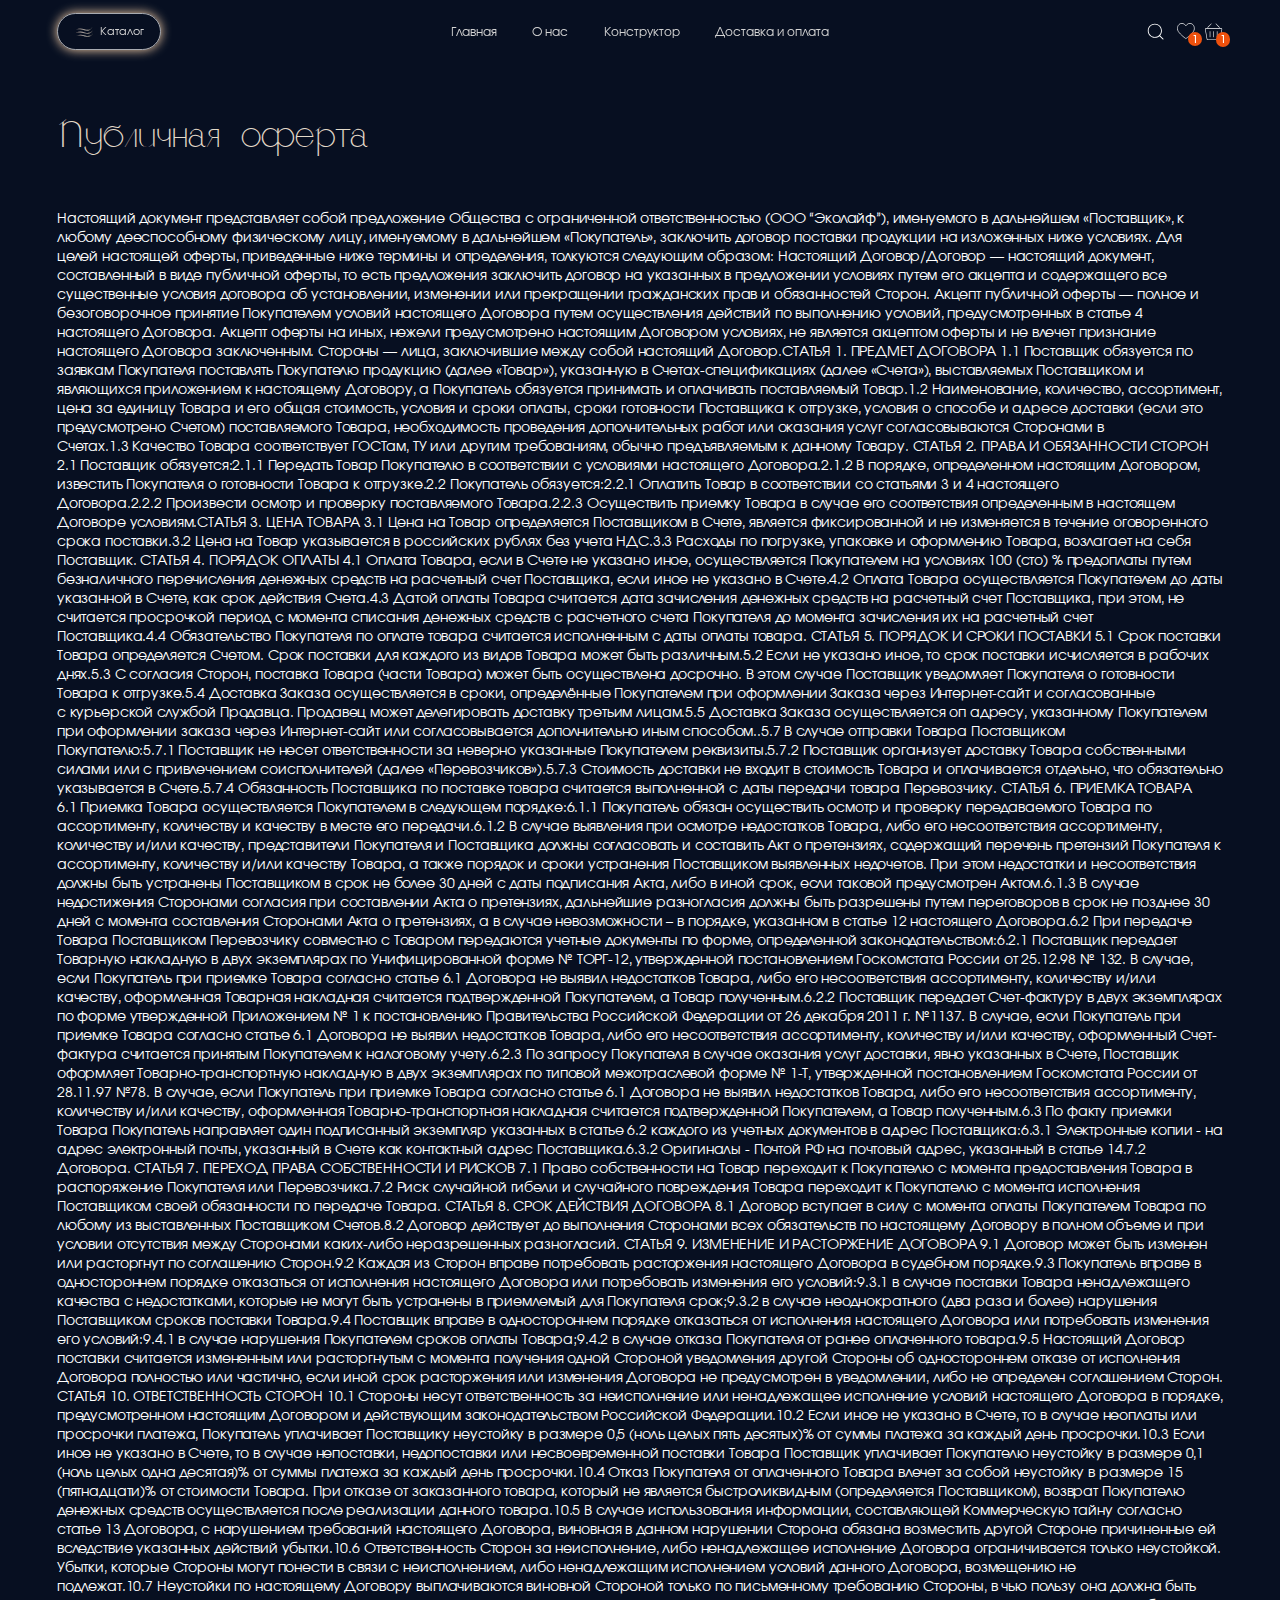
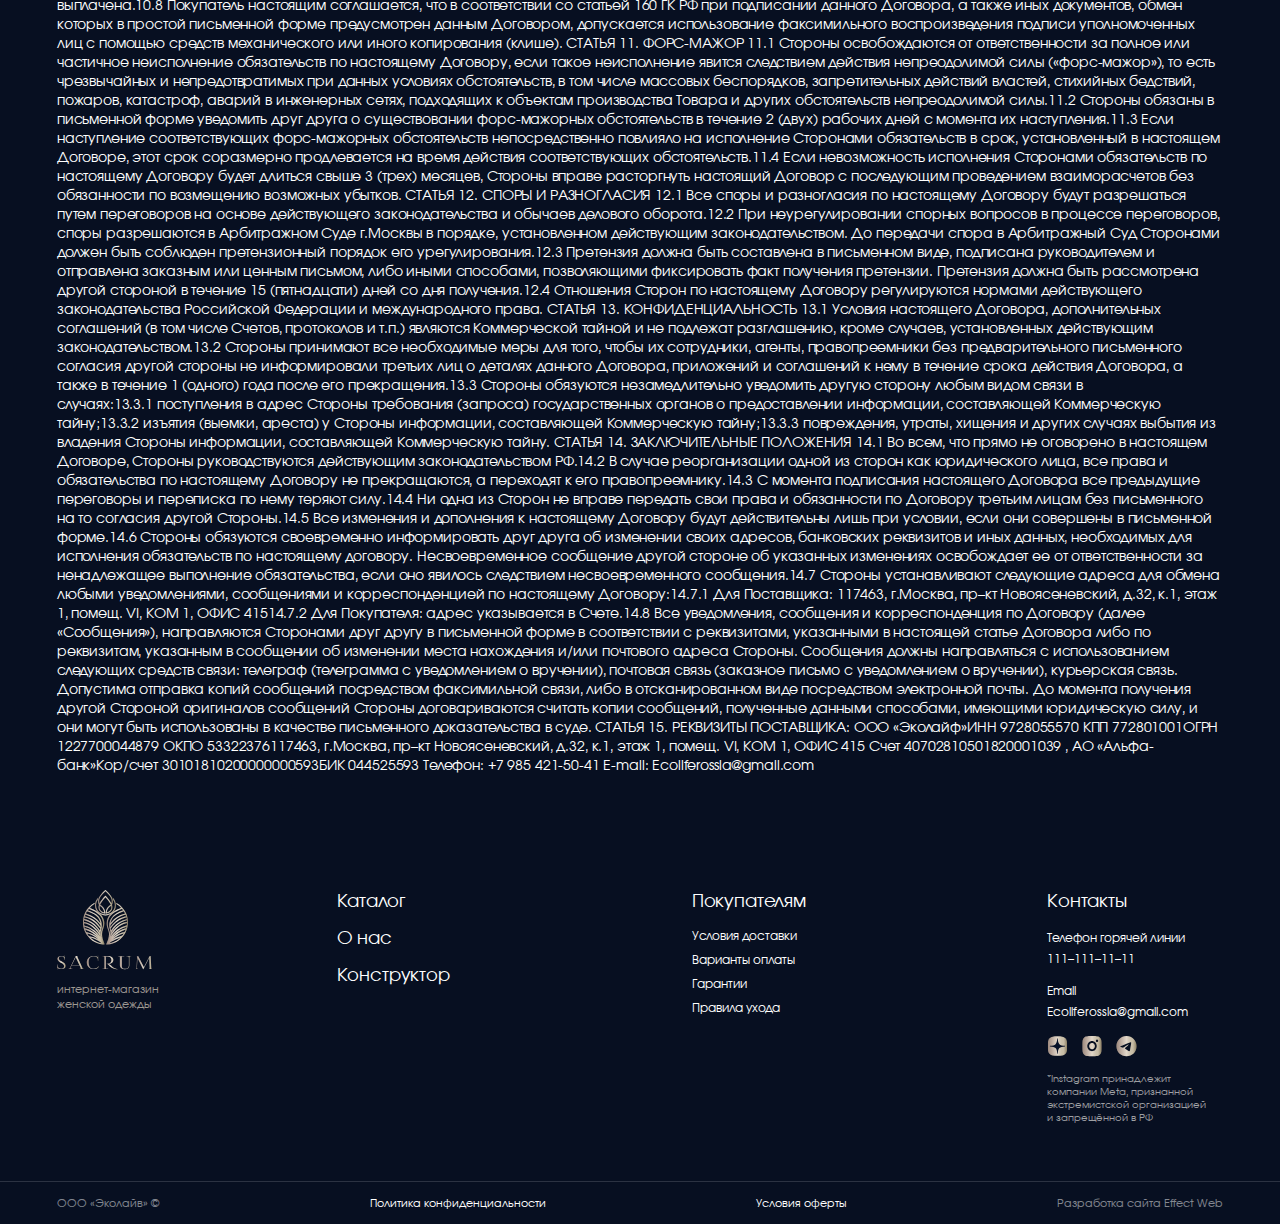
<file: oferta.html>
<!DOCTYPE html>
<html lang="ru">

<head>
    <meta charset="UTF-8">
    <meta name="viewport" content="width=device-width, initial-scale=1.0">
    <title>Sacrum</title>
    <link rel="stylesheet" href="https://cdn.jsdelivr.net/npm/swiper@11/swiper-bundle.min.css" />
    <script src="https://cdn.jsdelivr.net/npm/swiper@11/swiper-bundle.min.js"></script>
    <script src="https://code.jquery.com/jquery-3.7.1.min.js"></script>


    <link rel="stylesheet" href="asssets/fonts/stylesheet.css">
    <link rel="stylesheet" href="asssets/css/style.css">
</head>

<body>
    <header id="header">
        <div class="container">
            <div class="header__wrap">
                <div class="header__left">
                    <button class="header__menu_mobile">
                        <svg width="16" height="16" viewBox="0 0 16 16" fill="none" xmlns="http://www.w3.org/2000/svg">
                            <rect y="2.5" width="16" height="1" rx="0.5" fill="white" />
                            <rect y="7.5" width="16" height="1" rx="0.5" fill="white" />
                            <rect y="12.5" width="16" height="1" rx="0.5" fill="white" />
                        </svg>
                    </button>
                    <a href="" class="header__catalog">
                        <svg xmlns="http://www.w3.org/2000/svg" width="23" height="14" viewBox="0 0 23 14" fill="none">
                            <path
                                d="M19.6706 3.54545C20.0762 3.13131 20.3989 2.69123 20.6531 2.27413C20.4246 2.83539 20.1066 3.44894 19.667 4.02527C19.0148 4.88043 18.0957 5.65274 16.8019 6.05386C15.5074 6.45516 13.8243 6.48911 11.6373 5.84365C7.06087 4.49291 4.35578 4.66365 2.78465 5.19126C2.49229 5.28944 2.23955 5.39987 2.02169 5.5149C2.30848 5.25791 2.6692 4.99351 3.11728 4.75664C4.69691 3.92161 7.38927 3.41518 11.8087 4.83391L11.8546 4.69109L11.8087 4.83391C13.8027 5.47398 15.411 5.51955 16.7027 5.21838C17.9949 4.91711 18.9598 4.27127 19.6706 3.54545ZM20.0391 7.05153C20.4447 6.63738 20.7674 6.19731 21.0216 5.78021C20.7931 6.34147 20.4751 6.95502 20.0356 7.53135C19.3833 8.38651 18.4642 9.15882 17.1704 9.55994C15.8759 9.96124 14.1928 9.99519 12.0058 9.34973C7.42937 7.99899 4.72428 8.16973 3.15315 8.69734C2.86079 8.79552 2.60805 8.90595 2.3902 9.02098C2.67698 8.76398 3.0377 8.49959 3.48578 8.26272C5.06541 7.42769 7.75778 6.92125 12.1772 8.33998L12.2231 8.19716L12.1772 8.33999C14.1712 8.98006 15.7795 9.02563 17.0712 8.72446C18.3634 8.42318 19.3283 7.77735 20.0391 7.05153ZM20.4076 10.5576C20.8132 10.1435 21.1359 9.70339 21.3901 9.28629C21.1616 9.84755 20.8436 10.4611 20.4041 11.0374C19.7518 11.8926 18.8327 12.6649 17.5389 13.066C16.2444 13.4673 14.5613 13.5013 12.3743 12.8558C7.79788 11.5051 5.09278 11.6758 3.52165 12.2034C3.2293 12.3016 2.97656 12.412 2.7587 12.5271C3.04549 12.2701 3.4062 12.0057 3.85429 11.7688C5.43391 10.9338 8.12628 10.4273 12.5457 11.8461L12.5916 11.7032L12.5457 11.8461C14.5397 12.4861 16.148 12.5317 17.4397 12.2305C18.7319 11.9293 19.6969 11.2834 20.4076 10.5576Z"
                                fill="url(#paint0_linear_2001_634)" />
                            <path
                                d="M19.6706 3.54545C20.0762 3.13131 20.3989 2.69123 20.6531 2.27413C20.4246 2.83539 20.1066 3.44894 19.667 4.02527C19.0148 4.88043 18.0957 5.65274 16.8019 6.05386C15.5074 6.45516 13.8243 6.48911 11.6373 5.84365C7.06087 4.49291 4.35578 4.66365 2.78465 5.19126C2.49229 5.28944 2.23955 5.39987 2.02169 5.5149C2.30848 5.25791 2.6692 4.99351 3.11728 4.75664C4.69691 3.92161 7.38927 3.41518 11.8087 4.83391L11.8546 4.69109L11.8087 4.83391C13.8027 5.47398 15.411 5.51955 16.7027 5.21838C17.9949 4.91711 18.9598 4.27127 19.6706 3.54545ZM20.0391 7.05153C20.4447 6.63738 20.7674 6.19731 21.0216 5.78021C20.7931 6.34147 20.4751 6.95502 20.0356 7.53135C19.3833 8.38651 18.4642 9.15882 17.1704 9.55994C15.8759 9.96124 14.1928 9.99519 12.0058 9.34973C7.42937 7.99899 4.72428 8.16973 3.15315 8.69734C2.86079 8.79552 2.60805 8.90595 2.3902 9.02098C2.67698 8.76398 3.0377 8.49959 3.48578 8.26272C5.06541 7.42769 7.75778 6.92125 12.1772 8.33998L12.2231 8.19716L12.1772 8.33999C14.1712 8.98006 15.7795 9.02563 17.0712 8.72446C18.3634 8.42318 19.3283 7.77735 20.0391 7.05153ZM20.4076 10.5576C20.8132 10.1435 21.1359 9.70339 21.3901 9.28629C21.1616 9.84755 20.8436 10.4611 20.4041 11.0374C19.7518 11.8926 18.8327 12.6649 17.5389 13.066C16.2444 13.4673 14.5613 13.5013 12.3743 12.8558C7.79788 11.5051 5.09278 11.6758 3.52165 12.2034C3.2293 12.3016 2.97656 12.412 2.7587 12.5271C3.04549 12.2701 3.4062 12.0057 3.85429 11.7688C5.43391 10.9338 8.12628 10.4273 12.5457 11.8461L12.5916 11.7032L12.5457 11.8461C14.5397 12.4861 16.148 12.5317 17.4397 12.2305C18.7319 11.9293 19.6969 11.2834 20.4076 10.5576Z"
                                fill="#FFE9BF" fill-opacity="0.24" style="mix-blend-mode:saturation" />
                            <path
                                d="M19.6706 3.54545C20.0762 3.13131 20.3989 2.69123 20.6531 2.27413C20.4246 2.83539 20.1066 3.44894 19.667 4.02527C19.0148 4.88043 18.0957 5.65274 16.8019 6.05386C15.5074 6.45516 13.8243 6.48911 11.6373 5.84365C7.06087 4.49291 4.35578 4.66365 2.78465 5.19126C2.49229 5.28944 2.23955 5.39987 2.02169 5.5149C2.30848 5.25791 2.6692 4.99351 3.11728 4.75664C4.69691 3.92161 7.38927 3.41518 11.8087 4.83391L11.8546 4.69109L11.8087 4.83391C13.8027 5.47398 15.411 5.51955 16.7027 5.21838C17.9949 4.91711 18.9598 4.27127 19.6706 3.54545ZM20.0391 7.05153C20.4447 6.63738 20.7674 6.19731 21.0216 5.78021C20.7931 6.34147 20.4751 6.95502 20.0356 7.53135C19.3833 8.38651 18.4642 9.15882 17.1704 9.55994C15.8759 9.96124 14.1928 9.99519 12.0058 9.34973C7.42937 7.99899 4.72428 8.16973 3.15315 8.69734C2.86079 8.79552 2.60805 8.90595 2.3902 9.02098C2.67698 8.76398 3.0377 8.49959 3.48578 8.26272C5.06541 7.42769 7.75778 6.92125 12.1772 8.33998L12.2231 8.19716L12.1772 8.33999C14.1712 8.98006 15.7795 9.02563 17.0712 8.72446C18.3634 8.42318 19.3283 7.77735 20.0391 7.05153ZM20.4076 10.5576C20.8132 10.1435 21.1359 9.70339 21.3901 9.28629C21.1616 9.84755 20.8436 10.4611 20.4041 11.0374C19.7518 11.8926 18.8327 12.6649 17.5389 13.066C16.2444 13.4673 14.5613 13.5013 12.3743 12.8558C7.79788 11.5051 5.09278 11.6758 3.52165 12.2034C3.2293 12.3016 2.97656 12.412 2.7587 12.5271C3.04549 12.2701 3.4062 12.0057 3.85429 11.7688C5.43391 10.9338 8.12628 10.4273 12.5457 11.8461L12.5916 11.7032L12.5457 11.8461C14.5397 12.4861 16.148 12.5317 17.4397 12.2305C18.7319 11.9293 19.6969 11.2834 20.4076 10.5576Z"
                                stroke="#070F21" stroke-width="0.3" stroke-linejoin="round" />
                            <defs>
                                <linearGradient id="paint0_linear_2001_634" x1="0.917638" y1="6.99844" x2="22.1735"
                                    y2="6.99844" gradientUnits="userSpaceOnUse">
                                    <stop offset="0.0186222" stop-color="#9A8C84" />
                                    <stop offset="0.4235" stop-color="#D3CCC5" />
                                    <stop offset="0.4999" stop-color="#DED9D1" />
                                    <stop offset="0.5991" stop-color="#D1CAC0" />
                                    <stop offset="0.7129" stop-color="#C7C0B1" />
                                    <stop offset="0.8064" stop-color="#C4BCAC" />
                                    <stop offset="0.8566" stop-color="#B8AF9E" />
                                    <stop offset="0.9516" stop-color="#978E78" />
                                    <stop offset="0.9972" stop-color="#867664" />
                                </linearGradient>
                            </defs>
                        </svg>
                        Каталог
                    </a>
                </div>
                <div class="header__center">
                    <nav>
                        <ul>
                            <li>
                                <a href="">
                                    Главная
                                </a>
                            </li>
                            <li>
                                <a href="">
                                    О нас
                                </a>
                            </li>
                            <li>
                                <a href="">
                                    Конструктор
                                </a>
                            </li>
                            <li>
                                <a href="">
                                    Доставка и оплата
                                </a>
                            </li>
                        </ul>
                    </nav>
                </div>
                <div class="header__right">
                    <div class="header__search__wrap">
                        <input type="text" placeholder="Начните вводить">
                        <button>
                            <svg width="24" height="24" viewBox="0 0 24 24" fill="none"
                                xmlns="http://www.w3.org/2000/svg">
                                <path
                                    d="M20.0313 20.7901C20.4913 21.2501 21.2013 20.5401 20.7413 20.0901L16.9913 16.3301C18.3071 14.8748 19.0343 12.982 19.0313 11.0201C19.0313 6.63006 15.4613 3.06006 11.0713 3.06006C6.68133 3.06006 3.11133 6.63006 3.11133 11.0201C3.11133 15.4101 6.68133 18.9801 11.0713 18.9801C13.0513 18.9801 14.8813 18.2501 16.2813 17.0401L20.0313 20.7901ZM4.11033 11.0201C4.11033 7.18006 7.24033 4.06006 11.0703 4.06006C14.9103 4.06006 18.0303 7.18006 18.0303 11.0201C18.0303 14.8601 14.9103 17.9801 11.0703 17.9801C7.24033 17.9801 4.11033 14.8601 4.11033 11.0201Z"
                                    fill="white" />
                            </svg>
                        </button>
                    </div>
                    <button class="header__search">
                        <svg width="24" height="24" viewBox="0 0 24 24" fill="none" xmlns="http://www.w3.org/2000/svg">
                            <path
                                d="M20.0313 20.7901C20.4913 21.2501 21.2013 20.5401 20.7413 20.0901L16.9913 16.3301C18.3071 14.8748 19.0343 12.982 19.0313 11.0201C19.0313 6.63006 15.4613 3.06006 11.0713 3.06006C6.68133 3.06006 3.11133 6.63006 3.11133 11.0201C3.11133 15.4101 6.68133 18.9801 11.0713 18.9801C13.0513 18.9801 14.8813 18.2501 16.2813 17.0401L20.0313 20.7901ZM4.11033 11.0201C4.11033 7.18006 7.24033 4.06006 11.0703 4.06006C14.9103 4.06006 18.0303 7.18006 18.0303 11.0201C18.0303 14.8601 14.9103 17.9801 11.0703 17.9801C7.24033 17.9801 4.11033 14.8601 4.11033 11.0201Z"
                                fill="white" />
                        </svg>
                    </button>
                    <a href="" class="header__wishlist">
                        <svg width="20" height="19" viewBox="0 0 20 19" fill="none" xmlns="http://www.w3.org/2000/svg">
                            <path
                                d="M9.99953 17.6128C9.99953 17.6128 15.9229 13.4997 18.5027 9.54631C21.0569 5.63304 18.5968 1.28397 15.7002 0.553356C11.8537 -0.417776 9.99953 3.34117 9.99953 3.34117C9.99953 3.34117 8.1456 -0.417776 4.29912 0.553356C1.40222 1.2845 -1.05727 5.63357 1.4964 9.54631C4.07616 13.4997 9.99953 17.6128 9.99953 17.6128Z"
                                stroke="white" stroke-width="0.798191" stroke-linejoin="round" />
                        </svg>

                        <span>
                            1
                        </span>
                    </a>
                    <a href="" class="header__cart">
                        <svg width="20" height="20" viewBox="0 0 20 20" fill="none" xmlns="http://www.w3.org/2000/svg">
                            <path
                                d="M13.6665 9.33512C13.8512 9.33512 13.9998 9.48379 13.9998 9.66846V15.6685C13.9998 15.8531 13.8512 16.0018 13.6665 16.0018C13.4818 16.0018 13.3332 15.8531 13.3332 15.6685V9.66846C13.3332 9.48379 13.4818 9.33512 13.6665 9.33512ZM9.66649 9.33512C9.85116 9.33512 9.99982 9.48379 9.99982 9.66846V15.6685C9.99982 15.8531 9.85116 16.0018 9.66649 16.0018C9.48182 16.0018 9.33316 15.8531 9.33316 15.6685V9.66846C9.33316 9.48379 9.48182 9.33512 9.66649 9.33512ZM5.66649 9.33512C5.85116 9.33512 5.99982 9.48379 5.99982 9.66846V15.6685C5.99982 15.8531 5.85116 16.0018 5.66649 16.0018C5.48182 16.0018 5.33316 15.8531 5.33316 15.6685V9.66846C5.33316 9.48379 5.48182 9.33512 5.66649 9.33512ZM12.3505 0.668457C12.4372 0.668457 12.5192 0.707124 12.5792 0.768457L16.5725 4.76846C16.8672 5.06512 16.3992 5.53846 16.1012 5.24046L12.1078 1.24046C11.8932 1.02846 12.0112 0.668457 12.3505 0.668457ZM6.98249 0.668457C6.89582 0.668457 6.81382 0.707124 6.75382 0.768457L2.76049 4.76846C2.46582 5.06512 2.93382 5.53846 3.23182 5.24046L7.22516 1.24046C7.44116 1.02846 7.32249 0.668457 6.98316 0.668457H6.98249ZM0.999824 6.00179C0.723824 6.00179 0.46849 6.10846 0.275824 6.28979C0.0824903 6.47112 -0.0481764 6.75646 0.00515694 7.05912L2.00516 18.3925C2.04649 18.6258 2.14049 18.8525 2.30716 19.0325C2.47382 19.2111 2.72449 19.3351 3.00049 19.3351H16.3338C16.6098 19.3351 16.8605 19.2111 17.0272 19.0318C17.1938 18.8518 17.2872 18.6265 17.3285 18.3918L19.3285 7.05846C19.3818 6.75646 19.2505 6.47179 19.0578 6.28979C18.8638 6.10846 18.6092 6.00179 18.3332 6.00179H0.999824ZM0.999824 6.66846H18.3332C18.6665 6.66846 18.7092 6.80512 18.6718 6.94446L16.6718 18.2778C16.5918 18.5738 16.5185 18.6685 16.3332 18.6685H2.99982C2.75649 18.6685 2.72649 18.5218 2.66116 18.2778L0.661157 6.94446C0.619824 6.72446 0.833157 6.66846 0.999824 6.66846Z"
                                fill="white" />
                        </svg>

                        <span>
                            1
                        </span>
                    </a>
                </div>
            </div>
        </div>
    </header>
    <section class="oferta">
        <div class="container">
            <div class="oferta__wrap">
                <div class="oferta__title">
                    <h1>
                        Публичная оферта
                    </h1>
                </div>
                <div class="oferta__text">
                    Настоящий документ представляет собой предложение Общества с ограниченной ответственностью (ООО
                    “Эколайф”), именуемого в дальнейшем «Поставщик», к любому дееспособному физическому лицу, именуемому
                    в дальнейшем «Покупатель», заключить договор поставки продукции на изложенных ниже условиях. Для
                    целей настоящей оферты, приведенные ниже термины и определения, толкуются следующим образом:
                    Настоящий Договор/Договор — настоящий документ, составленный в виде публичной оферты, то есть
                    предложения заключить договор на указанных в предложении условиях путем его акцепта и содержащего
                    все существенные условия договора об установлении, изменении или прекращении гражданских прав и
                    обязанностей Сторон.
                    Акцепт публичной оферты — полное и безоговорочное принятие Покупателем условий настоящего Договора
                    путем осуществления действий по выполнению условий, предусмотренных в статье 4 настоящего Договора.
                    Акцепт оферты на иных, нежели предусмотрено настоящим Договором условиях, не является акцептом
                    оферты и не влечет признание настоящего Договора заключенным.
                    Стороны — лица, заключившие между собой настоящий Договор.СТАТЬЯ 1. ПРЕДМЕТ ДОГОВОРА
                    1.1 Поставщик обязуется по заявкам Покупателя поставлять Покупателю продукцию (далее «Товар»),
                    указанную в Счетах-спецификациях (далее «Счета»), выставляемых Поставщиком и являющихся приложением
                    к настоящему Договору, а Покупатель обязуется принимать и оплачивать поставляемый
                    Товар.1.2 Наименование, количество, ассортимент, цена за единицу Товара и его общая стоимость,
                    условия и сроки оплаты, сроки готовности Поставщика к отгрузке, условия о способе и адресе доставки
                    (если это предусмотрено Счетом) поставляемого Товара, необходимость проведения дополнительных работ
                    или оказания услуг согласовываются Сторонами в Счетах.1.3 Качество Товара соответствует ГОСТам, ТУ
                    или другим требованиям, обычно предъявляемым к данному Товару.

                    СТАТЬЯ 2. ПРАВА И ОБЯЗАННОСТИ СТОРОН
                    2.1 Поставщик обязуется:2.1.1 Передать Товар Покупателю в соответствии с условиями настоящего
                    Договора.2.1.2 В порядке, определенном настоящим Договором, известить Покупателя о готовности Товара
                    к отгрузке.2.2 Покупатель обязуется:2.2.1 Оплатить Товар в соответствии со статьями 3 и 4 настоящего
                    Договора.2.2.2 Произвести осмотр и проверку поставляемого Товара.2.2.3 Осуществить приемку Товара в
                    случае его соответствия определенным в настоящем Договоре условиям.СТАТЬЯ 3. ЦЕНА ТОВАРА
                    3.1 Цена на Товар определяется Поставщиком в Счете, является фиксированной и не изменяется в течение
                    оговоренного срока поставки.3.2 Цена на Товар указывается в российских рублях без учета
                    НДС.3.3 Расходы по погрузке, упаковке и оформлению Товара, возлагает на себя Поставщик.

                    СТАТЬЯ 4. ПОРЯДОК ОПЛАТЫ
                    4.1 Оплата Товара, если в Счете не указано иное, осуществляется Покупателем на условиях 100 (сто) %
                    предоплаты путем безналичного перечисления денежных средств на расчетный счет Поставщика, если иное
                    не указано в Счете.4.2 Оплата Товара осуществляется Покупателем до даты указанной в Счете, как срок
                    действия Счета.4.3 Датой оплаты Товара считается дата зачисления денежных средств на расчетный счет
                    Поставщика, при этом, не считается просрочкой период с момента списания денежных средств с
                    расчетного счета Покупателя до момента зачисления их на расчетный счет Поставщика.4.4 Обязательство
                    Покупателя по оплате товара считается исполненным с даты оплаты товара.

                    СТАТЬЯ 5. ПОРЯДОК И СРОКИ ПОСТАВКИ
                    5.1 Срок поставки Товара определяется Счетом. Срок поставки для каждого из видов Товара может быть
                    различным.5.2 Если не указано иное, то срок поставки исчисляется в рабочих днях.5.3 С согласия
                    Сторон, поставка Товара (части Товара) может быть осуществлена досрочно. В этом случае Поставщик
                    уведомляет Покупателя о готовности Товара к отгрузке.5.4 Доставка Заказа осуществляется в сроки,
                    определённые Покупателем при оформлении Заказа через Интернет-сайт и согласованные с курьерской
                    службой Продавца. Продавец может делегировать доставку третьим лицам.5.5 Доставка Заказа
                    осуществляется оп адресу, указанному Покупателем при оформлении заказа через Интернет-сайт
                    или согласовывается дополнительно иным способом..5.7 В случае отправки Товара Поставщиком
                    Покупателю:5.7.1 Поставщик не несет ответственности за неверно указанные Покупателем
                    реквизиты.5.7.2 Поставщик организует доставку Товара собственными силами или с привлечением
                    соисполнителей (далее «Перевозчиков»).5.7.3 Стоимость доставки не входит в стоимость Товара и
                    оплачивается отдельно, что обязательно указывается в Счете.5.7.4 Обязанность Поставщика по поставке
                    товара считается выполненной с даты передачи товара Перевозчику.

                    СТАТЬЯ 6. ПРИЕМКА ТОВАРА
                    6.1 Приемка Товара осуществляется Покупателем в следующем порядке:6.1.1 Покупатель обязан
                    осуществить осмотр и проверку передаваемого Товара по ассортименту, количеству и качеству в месте
                    его передачи.6.1.2 В случае выявления при осмотре недостатков Товара, либо его несоответствия
                    ассортименту, количеству и/или качеству, представители Покупателя и Поставщика должны согласовать и
                    составить Акт о претензиях, содержащий перечень претензий Покупателя к ассортименту, количеству
                    и/или качеству Товара, а также порядок и сроки устранения Поставщиком выявленных недочетов. При этом
                    недостатки и несоответствия должны быть устранены Поставщиком в срок не более 30 дней с даты
                    подписания Акта, либо в иной срок, если таковой предусмотрен Актом.6.1.3 В случае недостижения
                    Сторонами согласия при составлении Акта о претензиях, дальнейшие разногласия должны быть разрешены
                    путем переговоров в срок не позднее 30 дней с момента составления Сторонами Акта о претензиях, а в
                    случае невозможности – в порядке, указанном в статье 12 настоящего Договора.6.2 При передаче Товара
                    Поставщиком Перевозчику совместно с Товаром передаются учетные документы по форме, определенной
                    законодательством:6.2.1 Поставщик передает Товарную накладную в двух экземплярах по Унифицированной
                    форме № ТОРГ-12, утвержденной постановлением Госкомстата России от 25.12.98 № 132. В случае, если
                    Покупатель при приемке Товара согласно статье 6.1 Договора не выявил недостатков Товара, либо его
                    несоответствия ассортименту, количеству и/или качеству, оформленная Товарная накладная считается
                    подтвержденной Покупателем, а Товар полученным.6.2.2 Поставщик передает Счет-фактуру в двух
                    экземплярах по форме утвержденной Приложением № 1 к постановлению Правительства Российской Федерации
                    от 26 декабря 2011 г. №1137. В случае, если Покупатель при приемке Товара согласно статье 6.1
                    Договора не выявил недостатков Товара, либо его несоответствия ассортименту, количеству и/или
                    качеству, оформленный Счет-фактура считается принятым Покупателем к налоговому учету.6.2.3 По
                    запросу Покупателя в случае оказания услуг доставки, явно указанных в Счете, Поставщик оформляет
                    Товарно-транспортную накладную в двух экземплярах по типовой межотраслевой форме № 1-Т, утвержденной
                    постановлением Госкомстата России от 28.11.97 №78. В случае, если Покупатель при приемке Товара
                    согласно статье 6.1 Договора не выявил недостатков Товара, либо его несоответствия ассортименту,
                    количеству и/или качеству, оформленная Товарно-транспортная накладная считается подтвержденной
                    Покупателем, а Товар полученным.6.3 По факту приемки Товара Покупатель направляет один подписанный
                    экземпляр указанных в статье 6.2 каждого из учетных документов в адрес Поставщика:6.3.1 Электронные
                    копии - на адрес электронный почты, указанный в Счете как контактный адрес
                    Поставщика.6.3.2 Оригиналы - Почтой РФ на почтовый адрес, указанный в статье 14.7.2 Договора.

                    СТАТЬЯ 7. ПЕРЕХОД ПРАВА СОБСТВЕННОСТИ И РИСКОВ
                    7.1 Право собственности на Товар переходит к Покупателю с момента предоставления Товара в
                    распоряжение Покупателя или Перевозчика.7.2 Риск случайной гибели и случайного повреждения Товара
                    переходит к Покупателю с момента исполнения Поставщиком своей обязанности по передаче Товара.

                    СТАТЬЯ 8. СРОК ДЕЙСТВИЯ ДОГОВОРА
                    8.1 Договор вступает в силу с момента оплаты Покупателем Товара по любому из выставленных
                    Поставщиком Счетов.8.2 Договор действует до выполнения Сторонами всех обязательств по настоящему
                    Договору в полном объеме и при условии отсутствия между Сторонами каких-либо неразрешенных
                    разногласий.

                    СТАТЬЯ 9. ИЗМЕНЕНИЕ И РАСТОРЖЕНИЕ ДОГОВОРА
                    9.1 Договор может быть изменен или расторгнут по соглашению Сторон.9.2 Каждая из Сторон вправе
                    потребовать расторжения настоящего Договора в судебном порядке.9.3 Покупатель вправе в одностороннем
                    порядке отказаться от исполнения настоящего Договора или потребовать изменения его условий:9.3.1 в
                    случае поставки Товара ненадлежащего качества с недостатками, которые не могут быть устранены в
                    приемлемый для Покупателя срок;9.3.2 в случае неоднократного (два раза и более) нарушения
                    Поставщиком сроков поставки Товара.9.4 Поставщик вправе в одностороннем порядке отказаться от
                    исполнения настоящего Договора или потребовать изменения его условий:9.4.1 в случае нарушения
                    Покупателем сроков оплаты Товара;9.4.2 в случае отказа Покупателя от ранее оплаченного
                    товара.9.5 Настоящий Договор поставки считается измененным или расторгнутым с момента получения
                    одной Стороной уведомления другой Стороны об одностороннем отказе от исполнения Договора полностью
                    или частично, если иной срок расторжения или изменения Договора не предусмотрен в уведомлении, либо
                    не определен соглашением Сторон.

                    СТАТЬЯ 10. ОТВЕТСТВЕННОСТЬ СТОРОН

                    10.1 Стороны несут ответственность за неисполнение или ненадлежащее исполнение условий настоящего
                    Договора в порядке, предусмотренном настоящим Договором и действующим законодательством Российской
                    Федерации.10.2 Если иное не указано в Счете, то в случае неоплаты или просрочки платежа, Покупатель
                    уплачивает Поставщику неустойку в размере 0,5 (ноль целых пять десятых)% от суммы платежа за каждый
                    день просрочки.10.3 Если иное не указано в Счете, то в случае непоставки, недопоставки или
                    несвоевременной поставки Товара Поставщик уплачивает Покупателю неустойку в размере 0,1 (ноль целых
                    одна десятая)% от суммы платежа за каждый день просрочки.10.4 Отказ Покупателя от оплаченного Товара
                    влечет за собой неустойку в размере 15 (пятнадцати)% от стоимости Товара. При отказе от заказанного
                    товара, который не является быстроликвидным (определяется Поставщиком), возврат Покупателю денежных
                    средств осуществляется после реализации данного товара.10.5 В случае использования информации,
                    составляющей Коммерческую тайну согласно статье 13 Договора, с нарушением требований настоящего
                    Договора, виновная в данном нарушении Сторона обязана возместить другой Стороне причиненные ей
                    вследствие указанных действий убытки.10.6 Ответственность Сторон за неисполнение, либо ненадлежащее
                    исполнение Договора ограничивается только неустойкой. Убытки, которые Стороны могут понести в связи
                    с неисполнением, либо ненадлежащим исполнением условий данного Договора, возмещению не
                    подлежат.10.7 Неустойки по настоящему Договору выплачиваются виновной Стороной только по письменному
                    требованию Стороны, в чью пользу она должна быть выплачена.10.8 Покупатель настоящим соглашается,
                    что в соответствии со статьей 160 ГК РФ при подписании данного Договора, а также иных документов,
                    обмен которых в простой письменной форме предусмотрен данным Договором, допускается использование
                    факсимильного воспроизведения подписи уполномоченных лиц с помощью средств механического или иного
                    копирования (клише).

                    СТАТЬЯ 11. ФОРС-МАЖОР
                    11.1 Стороны освобождаются от ответственности за полное или частичное неисполнение обязательств по
                    настоящему Договору, если такое неисполнение явится следствием действия непреодолимой силы
                    («форс-мажор»), то есть чрезвычайных и непредотвратимых при данных условиях обстоятельств, в том
                    числе массовых беспорядков, запретительных действий властей, стихийных бедствий, пожаров, катастроф,
                    аварий в инженерных сетях, подходящих к объектам производства Товара и других обстоятельств
                    непреодолимой силы.11.2 Стороны обязаны в письменной форме уведомить друг друга о существовании
                    форс-мажорных обстоятельств в течение 2 (двух) рабочих дней с момента их наступления.11.3 Если
                    наступление соответствующих форс-мажорных обстоятельств непосредственно повлияло на исполнение
                    Сторонами обязательств в срок, установленный в настоящем Договоре, этот срок соразмерно продлевается
                    на время действия соответствующих обстоятельств.11.4 Если невозможность исполнения Сторонами
                    обязательств по настоящему Договору будет длиться свыше 3 (трех) месяцев, Стороны вправе расторгнуть
                    настоящий Договор с последующим проведением взаиморасчетов без обязанности по возмещению возможных
                    убытков.

                    СТАТЬЯ 12. СПОРЫ И РАЗНОГЛАСИЯ
                    12.1 Все споры и разногласия по настоящему Договору будут разрешаться путем переговоров на основе
                    действующего законодательства и обычаев делового оборота.12.2 При неурегулировании спорных вопросов
                    в процессе переговоров, споры разрешаются в Арбитражном Суде г.Москвы в порядке, установленном
                    действующим законодательством. До передачи спора в Арбитражный Суд Сторонами должен быть соблюден
                    претензионный порядок его урегулирования.12.3 Претензия должна быть составлена в письменном виде,
                    подписана руководителем и отправлена заказным или ценным письмом, либо иными способами, позволяющими
                    фиксировать факт получения претензии. Претензия должна быть рассмотрена другой стороной в течение 15
                    (пятнадцати) дней со дня получения.12.4 Отношения Сторон по настоящему Договору регулируются нормами
                    действующего законодательства Российской Федерации и международного права.

                    СТАТЬЯ 13. КОНФИДЕНЦИАЛЬНОСТЬ
                    13.1 Условия настоящего Договора, дополнительных соглашений (в том числе Счетов, протоколов и т.п.)
                    являются Коммерческой тайной и не подлежат разглашению, кроме случаев, установленных действующим
                    законодательством.13.2 Стороны принимают все необходимые меры для того, чтобы их сотрудники, агенты,
                    правопреемники без предварительного письменного согласия другой стороны не информировали третьих лиц
                    о деталях данного Договора, приложений и соглашений к нему в течение срока действия Договора, а
                    также в течение 1 (одного) года после его прекращения.13.3 Стороны обязуются незамедлительно
                    уведомить другую сторону любым видом связи в случаях:13.3.1 поступления в адрес Стороны требования
                    (запроса) государственных органов о предоставлении информации, составляющей Коммерческую
                    тайну;13.3.2 изъятия (выемки, ареста) у Стороны информации, составляющей Коммерческую
                    тайну;13.3.3 повреждения, утраты, хищения и других случаях выбытия из владения Стороны информации,
                    составляющей Коммерческую тайну.

                    СТАТЬЯ 14. ЗАКЛЮЧИТЕЛЬНЫЕ ПОЛОЖЕНИЯ
                    14.1 Во всем, что прямо не оговорено в настоящем Договоре, Стороны руководствуются действующим
                    законодательством РФ.14.2 В случае реорганизации одной из сторон как юридического лица, все права и
                    обязательства по настоящему Договору не прекращаются, а переходят к его правопреемнику.14.3 С
                    момента подписания настоящего Договора все предыдущие переговоры и переписка по нему теряют
                    силу.14.4 Ни одна из Сторон не вправе передать свои права и обязанности по Договору третьим лицам
                    без письменного на то согласия другой Стороны.14.5 Все изменения и дополнения к настоящему Договору
                    будут действительны лишь при условии, если они совершены в письменной форме.14.6 Стороны обязуются
                    своевременно информировать друг друга об изменении своих адресов, банковских реквизитов и иных
                    данных, необходимых для исполнения обязательств по настоящему договору. Несвоевременное сообщение
                    другой стороне об указанных изменениях освобождает ее от ответственности за ненадлежащее выполнение
                    обязательства, если оно явилось следствием несвоевременного сообщения.14.7 Стороны устанавливают
                    следующие адреса для обмена любыми уведомлениями, сообщениями и корреспонденцией по настоящему
                    Договору:14.7.1 Для Поставщика: 117463, г.Москва, пр–кт Новоясеневский, д.32, к.1, этаж 1, помещ.
                    VI, КОМ 1, ОФИС 41514.7.2 Для Покупателя: адрес указывается в Счете.14.8 Все уведомления, сообщения
                    и корреспонденция по Договору (далее «Сообщения»), направляются Сторонами друг другу в письменной
                    форме в соответствии с реквизитами, указанными в настоящей статье Договора либо по реквизитам,
                    указанным в сообщении об изменении места нахождения и/или почтового адреса Стороны. Сообщения должны
                    направляться с использованием следующих средств связи: телеграф (телеграмма с уведомлением о
                    вручении), почтовая связь (заказное письмо с уведомлением о вручении), курьерская связь. Допустима
                    отправка копий сообщений посредством факсимильной связи, либо в отсканированном виде посредством
                    электронной почты. До момента получения другой Стороной оригиналов сообщений Стороны договариваются
                    считать копии сообщений, полученные данными способами, имеющими юридическую силу, и они могут быть
                    использованы в качестве письменного доказательства в суде.

                    СТАТЬЯ 15. РЕКВИЗИТЫ ПОСТАВЩИКА:

                    ООО «Эколайф»ИНН 9728055570
                    КПП 772801001ОГРН 1227700044879
                    ОКПО 53322376117463, г.Москва, пр–кт Новоясеневский, д.32, к.1, этаж 1, помещ. VI, КОМ 1, ОФИС 415
                    Счет 40702810501820001039 , АО «Альфа-банк»Кор/счет 30101810200000000593БИК 044525593
                    Телефон: +7 985 421-50-41
                    E-mail: Ecoliferossia@gmail.com
                </div>
            </div>
        </div>
    </section>

    <footer>
        <div class="footer__top">
            <div class="container">
                <div class="footer__wrap">
                    <div class="footer__left">
                        <a href="" class="footer__logo">
                            <img src="asssets/images/footer_logo.svg" alt="">
                        </a>
                        <div class="footer__subtitle">
                            интернет-магазин женской одежды
                        </div>
                    </div>
                    <div class="footer__nav_first">
                        <nav>
                            <ul>
                                <li>
                                    <a href="">
                                        Каталог
                                    </a>
                                </li>
                                <li>
                                    <a href="">
                                        О нас
                                    </a>
                                </li>
                                <li>
                                    <a href="">
                                        Конструктор
                                    </a>
                                </li>
                            </ul>
                        </nav>
                    </div>
                    <div class="footer__nav_second">
                        <div class="name">
                            Покупателям
                        </div>
                        <nav>
                            <ul>
                                <li>
                                    <a href="">
                                        Условия доставки
                                    </a>
                                </li>
                                <li>
                                    <a href="">
                                        Варианты оплаты
                                    </a>
                                </li>
                                <li>
                                    <a href="">
                                        Гарантии
                                    </a>
                                </li>
                                <li>
                                    <a href="">
                                        Правила ухода
                                    </a>
                                </li>
                            </ul>
                        </nav>
                    </div>
                    <div class="footer__contact">
                        <div class="name">
                            Контакты
                        </div>
                        <div class="tel">
                            <span class="text">
                                Телефон горячей линии
                            </span>
                            <a href="" class="">
                                111–111–11–11
                            </a>
                        </div>
                        <div class="mail">
                            <span class="text">
                                Email
                            </span>
                            <a href="">
                                Ecoliferossia@gmail.com
                            </a>
                        </div>
                        <div class="footer_socies">
                            <a href="" class="item">
                                <img src="asssets/images/dzen.svg" alt="">
                            </a>
                            <a href="" class="item">
                                <img src="asssets/images/inst.svg" alt="">
                            </a>
                            <a href="" class="item">
                                <img src="asssets/images/telegram.svg" alt="">
                            </a>
                        </div>
                        <div class="inst__text">
                            *Instagram принадлежит компании Meta, признанной экстремистской организацией и запрещённой
                            в РФ
                        </div>
                    </div>
                </div>
            </div>
        </div>

        <div class="footer__bottom">
            <div class="container">
                <div class="footer__bottom__wrap">
                    <div class="footer__bottom__copyright">
                        ООО «Эколайв» ©
                    </div>
                    <a href="" class="footer__bottom__policy">
                        Политика конфиденциальности
                    </a>
                    <a href="" class="footer__bottom__oferta">
                        Условия оферты
                    </a>
                    <a href="" class="footer__bottom__razrab">
                        Разработка сайта Effect Web
                    </a>
                </div>
            </div>
        </div>
    </footer>
    <div class="mobile_menu">
        <div class="mobile_menu__container">
            <div class="mobile_menu__wrap">
                <div class="mobile_menu__close_btn">
                    <button class="mobile_menu__close">
                        <svg xmlns="http://www.w3.org/2000/svg" width="32" height="32" viewBox="0 0 32 32" fill="none">
                            <path d="M8 8L24 24M24 8L8 24" stroke="white" stroke-width="1.33333"
                                stroke-linecap="round" />
                        </svg>
                    </button>
                </div>
                <div class="mobile_menu__main">
                    <a href="" class="mobile_menu__catalog">
                        Каталог
                    </a>
                    <nav>
                        <ul>
                            <li>
                                <a href="">
                                    Конструктор
                                </a>
                            </li>
                            <li>
                                <a href="">
                                    Главная
                                </a>
                            </li>
                            <li>
                                <a href="">
                                    О нас
                                </a>
                            </li>
                            <li>
                                <a href="">
                                    Доставка и оплата
                                </a>
                            </li>
                            <li>
                                <a href="">
                                    Контакты
                                </a>
                            </li>
                        </ul>
                    </nav>
                </div>
            </div>
        </div>
    </div>
    <div class="popup_bg"></div>
    <div class="addproduct_popup">
        <div class="addproduct_popup__container">
            <button class="addproduct_popup__close">
                <svg xmlns="http://www.w3.org/2000/svg" width="33" height="32" viewBox="0 0 33 32" fill="none">
                    <path d="M8.5 8L24.5 24M24.5 8L8.5 24" stroke="white" stroke-width="1.33333"
                        stroke-linecap="round" />
                </svg>
            </button>
            <div class="addproduct_popup__wrap">
                <form action="">
                    <div class="addproduct_popup__color">
                        <div class="name">
                            Цвет
                        </div>
                        <div class="content">
                            <div class="radio">
                                <input class="custom-radio" type="radio" id="color-2" name="color" value="color2">
                                <label for="color-2">
                                    <img src="asssets/images/color.png" alt="">
                                </label>
                            </div>
                            <div class="radio">
                                <input class="custom-radio" type="radio" id="color-3" name="color" value="color3">
                                <label for="color-3">
                                    <img src="asssets/images/color.png" alt="">
                                </label>
                            </div>
                            <div class="radio">
                                <input class="custom-radio" type="radio" id="color-4" name="color" value="color4">
                                <label for="color-4">
                                    <img src="asssets/images/color.png" alt="">
                                </label>
                            </div>
                            <div class="radio">
                                <input class="custom-radio" type="radio" id="color-5" name="color" value="color5">
                                <label for="color-5">
                                    <img src="asssets/images/color.png" alt="">
                                </label>
                            </div>
                        </div>
                    </div>
                    <div class="addproduct_popup__size">
                        <div class="name">
                            Размер
                        </div>
                        <div class="content">
                            <div class="radio">
                                <input class="custom-radio" type="radio" id="size-1" name="size" value="size">
                                <label for="size-1">41</label>
                            </div>
                            <div class="radio">
                                <input class="custom-radio" type="radio" id="size-2" name="size" value="size">
                                <label for="size-2">42</label>
                            </div>
                            <div class="radio">
                                <input class="custom-radio" type="radio" id="size-3" name="size" value="size">
                                <label for="size-3">43</label>
                            </div>
                            <div class="radio">
                                <input class="custom-radio" type="radio" id="size-4" name="size" value="size">
                                <label for="size-4">44</label>
                            </div>
                        </div>
                    </div>
                    <a href="" class="addproduct_popup__btn">
                        Добавить в корзину
                    </a>
                </form>
            </div>
        </div>
    </div>
    <div class="roll_popup">
        <div class="roll_popup__container">
            <button class="roll_popup__close">
                <svg xmlns="http://www.w3.org/2000/svg" width="33" height="33" viewBox="0 0 33 33" fill="none">
                    <path d="M8.5 8.5L24.5 24.5M24.5 8.5L8.5 24.5" stroke="white" stroke-width="1.33333"
                        stroke-linecap="round" />
                </svg>
            </button>
            <div class="roll_popup__wrap">
                <div class="roll_popup__left">
                    <div class="roll_popup__left__wrap">
                        <div class="roll_popup__arow">
                            <svg width="33" height="23" viewBox="0 0 33 23" fill="none"
                                xmlns="http://www.w3.org/2000/svg">
                                <path
                                    d="M0.631836 0.991719L17.1318 22.9072L32.6318 0.907211C19.9679 -0.263595 13.1422 -0.216521 0.631836 0.991719Z"
                                    fill="url(#paint0_linear_348_5341)" />
                                <path
                                    d="M0.631836 0.991719L17.1318 22.9072L32.6318 0.907211C19.9679 -0.263595 13.1422 -0.216521 0.631836 0.991719Z"
                                    fill="#FFE9BF" fill-opacity="0.24" style="mix-blend-mode:saturation" />
                                <defs>
                                    <linearGradient id="paint0_linear_348_5341" x1="0.64314" y1="11.4793" x2="32.7591"
                                        y2="11.4793" gradientUnits="userSpaceOnUse">
                                        <stop offset="0.0186222" stop-color="#9A8C84" />
                                        <stop offset="0.4235" stop-color="#D3CCC5" />
                                        <stop offset="0.4999" stop-color="#DED9D1" />
                                        <stop offset="0.5991" stop-color="#D1CAC0" />
                                        <stop offset="0.7129" stop-color="#C7C0B1" />
                                        <stop offset="0.8064" stop-color="#C4BCAC" />
                                        <stop offset="0.8566" stop-color="#B8AF9E" />
                                        <stop offset="0.9516" stop-color="#978E78" />
                                        <stop offset="0.9972" stop-color="#867664" />
                                    </linearGradient>
                                </defs>
                            </svg>
                        </div>
                        <div class="roll_popup__wheel" id="wheel">
                            <img src="asssets/images/wheel.svg" alt="">
                        </div>
                        <div class="roll_popup__whell_bg">
                            <svg width="120" height="160" viewBox="0 0 120 160" fill="none"
                                xmlns="http://www.w3.org/2000/svg">
                                <path
                                    d="M70.3586 157.171C60.676 155.893 50.9491 156.508 41.4076 159.093C41.2142 159.145 41.0212 159.198 40.8285 159.252L40.2764 157.232L7.56642 36.5103L0 8.60174C0.195955 8.5481 0.392012 8.49471 0.588182 8.44156C0.853827 8.36958 1.11952 8.29808 1.38527 8.22707C30.9891 0.316397 61.248 -1.61347 91.3695 2.51653C100.961 3.80669 110.517 5.73778 119.905 8.26614L119.568 9.64672L112.505 36.2944L112.09 37.5913L89.0801 124.438L88.8125 125.765L80.4682 157.153L79.9315 159.152C76.7995 158.284 73.6056 157.623 70.3586 157.171Z"
                                    fill="url(#paint0_linear_348_5364)" fill-opacity="0.2" />
                                <defs>
                                    <linearGradient id="paint0_linear_348_5364" x1="0.0423556" y1="79.8088" x2="120.382"
                                        y2="79.8088" gradientUnits="userSpaceOnUse">
                                        <stop offset="0.0186222" stop-color="#9A8C84" />
                                        <stop offset="0.4235" stop-color="#D3CCC5" />
                                        <stop offset="0.4999" stop-color="#DED9D1" />
                                        <stop offset="0.5991" stop-color="#D1CAC0" />
                                        <stop offset="0.7129" stop-color="#C7C0B1" />
                                        <stop offset="0.8064" stop-color="#C4BCAC" />
                                        <stop offset="0.8566" stop-color="#B8AF9E" />
                                        <stop offset="0.9516" stop-color="#978E78" />
                                        <stop offset="0.9972" stop-color="#867664" />
                                    </linearGradient>
                                </defs>
                            </svg>
                        </div>
                        <div class="roll_popup__arrow_center">
                            <img src="asssets/images/roll_arow_center.svg" alt="">
                        </div>
                    </div>
                </div>
                <div class="roll_popup__right">
                    <div class="roll_popup__right__main">
                        <div class="roll_popup__title">
                            <div class="ico">
                                <img src="asssets/images/rol_ico1.svg" alt="">
                            </div>
                            <div class="title">
                                Следуй за космическим компасом вселенной
                            </div>
                            <div class="ico">
                                <img src="asssets/images/rol_ico2.svg" alt="">
                            </div>
                        </div>
                        <div class="roll_popup__text">
                            Путь всего живого пронизан звёздной нитью и окружён гармонией галактик. Каким будет этот
                            путь: чарующим, ярким и творческим или гармоничным, нежным и волшебным. У вселенной уже есть
                            свой план, готова узнать его?
                        </div>
                        <button class="roll_popup__btn" id="spinButton">
                            Крутить колесо фортуны
                        </button>
                    </div>
                    <div class="roll_popup__load">
                        <div class="load__line">
                            <span>
                                <img src="asssets/images/load_star.svg" alt="">
                            </span>
                            <span>
                                <img src="asssets/images/load_star.svg" alt="">
                            </span>
                            <span>
                                <img src="asssets/images/load_star.svg" alt="">
                            </span>
                        </div>
                        <div class="load__text">
                            До получения предсказания осталась пара мгновений
                        </div>
                    </div>
                    <div class="roll_popup__sucsess">
                        <div class="roll_popup__title">
                            <div class="ico">
                                <img src="asssets/images/rol_ico1.svg" alt="">
                            </div>
                            <div class="title">
                                Следуй за космическим компасом вселенной
                            </div>
                            <div class="ico">
                                <img src="asssets/images/rol_ico2.svg" alt="">
                            </div>
                        </div>
                        <div class="roll_popup__text">
                            Путь всего живого пронизан звёздной нитью и окружён гармонией галактик. Каким будет этот
                            путь: чарующим, ярким и творческим или гармоничным, нежным и волшебным. У вселенной уже есть
                            свой план, готова узнать его?
                        </div>
                        <div class="roll_popup__promocod">
                            <div class="star">
                                <img src="asssets/images/load_star.svg" alt="">
                            </div>
                            <div class="content">
                                <div class="line">
                                    <p>Дарим скидку 20% на первый</p>
                                </div>
                                <div class="line">
                                    <p>заказ по промокоду</p>
                                    <button id="copyButton">
                                        <span>
                                            123456
                                        </span>
                                        <img src="asssets/images/copy.svg" alt="">
                                    </button>
                                </div>
                            </div>
                            <div class="star">
                                <img src="asssets/images/load_star.svg" alt="">
                            </div>
                        </div>
                    </div>
                </div>
            </div>
        </div>
    </div>
    <div class="philosophy_popup">
        <div class="philosophy_popup__container">
            <button class="philosophy_popup__close">
                <svg xmlns="http://www.w3.org/2000/svg" width="33" height="32" viewBox="0 0 33 32" fill="none">
                    <path d="M8.5 8L24.5 24M24.5 8L8.5 24" stroke="white" stroke-width="1.33333"
                        stroke-linecap="round" />
                </svg>
            </button>
            <div class="philosophy_popup__wrap">
                <img src="asssets/images/about_logo.svg" alt="" class="logo">
                <div class="philosophy_popup__title">
                    Философия бренда
                </div>
                <div class="philosophy_popup__text">
                    Lorem Ipsum is simply dummy text of the printing and typesetting industry. Lorem Ipsum has been the industry's standard dummy text ever since the 1500s, when an unknown printer took a galley of type and scrambled it to make a type specimen book. It has survived not only five centuries, but also the leap into electronic typesetting, remaining essentially unchanged. It was popularised in the 1960s with the release of Letraset sheets containing Lorem Ipsum passages, and more recently with desktop publishing software like Aldus PageMaker including versions of Lorem Ipsum.
                </div>
            </div>
        </div>
    </div>
    <div class="filter_popup">
        <div class="filter_popup__container">
            <div class="filter_popup__wrap">
                <div class="filter_popup__header">
                    <div class="filter_popup__header_left">
                        <button class="filter_popup__close">
                            <svg xmlns="http://www.w3.org/2000/svg" width="35" height="35" viewBox="0 0 35 35"
                                fill="none">
                                <path d="M21.1519 10.3595L13.8602 17.6512L21.1519 24.9429" stroke="white"
                                    stroke-width="1.45833" stroke-linecap="round" stroke-linejoin="round" />
                            </svg>
                        </button>
                    </div>
                    <div class="filter_popup__header_center">
                        Фильтры
                    </div>
                    <div class="filter_popup__header_right">
                        <button class="filter_popup__clear">
                            Сбросить всё
                        </button>
                    </div>
                </div>
                <div class="filter_popup__main">
                    <button class="filter_popup__sort_btn">
                        Сортировать
                    </button>
                    <details class="filter_category">
                        <summary>Пижамы</summary>
                        <div class="content">
                            <ul>
                                <li>
                                    <a href="">
                                        Гармония души и тела
                                    </a>
                                </li>
                                <li>
                                    <a href="">
                                        Гармония души и тела
                                    </a>
                                </li>
                                <li>
                                    <a href="">
                                        Гармония души и тела
                                    </a>
                                </li>
                            </ul>
                        </div>
                    </details>
                    <details class="filter_news">
                        <summary>Новинки</summary>
                        <div class="content">
                            <ul>
                                <li>
                                    <a href="">
                                        Гармония души и тела
                                    </a>
                                </li>
                                <li>
                                    <a href="">
                                        Гармония души и тела
                                    </a>
                                </li>
                                <li>
                                    <a href="">
                                        Гармония души и тела
                                    </a>
                                </li>
                            </ul>
                        </div>
                    </details>
                    <details class="filter_size">
                        <summary>Размер</summary>
                        <div class="content">
                            <div class="checkbox">
                                <input class="custom-checkbox" type="checkbox" id="size-111" name="filter_size2"
                                    value="ХS">
                                <label for="size-111">ХS </label>
                            </div>
                            <div class="checkbox">
                                <input class="custom-checkbox" type="checkbox" id="size-222" name="filter_size2"
                                    value="S">
                                <label for="size-222">S</label>
                            </div>
                            <div class="checkbox">
                                <input class="custom-checkbox" type="checkbox" id="size-333" name="filter_size2"
                                    value="M">
                                <label for="size-333">M</label>
                            </div>
                            <div class="checkbox">
                                <input class="custom-checkbox" type="checkbox" id="size-444" name="filter_size2"
                                    value="L">
                                <label for="size-444">L</label>
                            </div>

                        </div>
                    </details>
                    <details class="filter_color">
                        <summary>Цвет</summary>
                        <div class="content">
                            <div class="checkbox">
                                <input class="custom-checkbox" type="checkbox" id="color-11" name="filter_color"
                                    value="color-11">
                                <label for="color-11">
                                    <img src="asssets/images/color.png" alt="">
                                </label>
                            </div>
                            <div class="checkbox">
                                <input class="custom-checkbox" type="checkbox" id="color-22" name="filter_color"
                                    value="color-11">
                                <label for="color-22">
                                    <img src="asssets/images/color.png" alt="">
                                </label>
                            </div>
                            <div class="checkbox">
                                <input class="custom-checkbox" type="checkbox" id="color-33" name="filter_color"
                                    value="color-11">
                                <label for="color-33">
                                    <img src="asssets/images/color.png" alt="">
                                </label>
                            </div>
                            <div class="checkbox">
                                <input class="custom-checkbox" type="checkbox" id="color-44" name="filter_color"
                                    value="color-11">
                                <label for="color-44">
                                    <img src="asssets/images/color.png" alt="">
                                </label>
                            </div>
                        </div>
                    </details>
                    <details class="filter_price">
                        <summary>Цена</summary>
                        <div class="content">

                            <div class="custom-wrapper">

                                <div class="price-input-container">
                                    <div class="slider-container">
                                        <div class="price-slider">
                                        </div>
                                    </div>
                                </div>
                                <div class="range-input">
                                    <input type="range" class="min-range" min="0" max="10000" value="2500" step="1">
                                    <input type="range" class="max-range" min="0" max="10000" value="8500" step="1">
                                </div>
                                <div class="price-input">
                                    <div class="price-field">

                                        <input type="number" class="min-input" value="2500">
                                    </div>
                                    <span>
                                        <svg width="15" height="2" viewBox="0 0 15 2" fill="none"
                                            xmlns="http://www.w3.org/2000/svg">
                                            <line x1="0.980713" y1="1" x2="14.0191" y2="1" stroke="white" />
                                        </svg>
                                    </span>
                                    <div class="price-field">

                                        <input type="number" class="max-input" value="8500">
                                    </div>
                                </div>
                            </div>
                        </div>
                    </details>
                    <button class="filter_popup__btn_sucsess">
                        Применить
                    </button>
                </div>
            </div>
        </div>
    </div>
    <div class="sort_popup">
        <div class="sort_popup__container">
            <div class="sort_popup__wrap">
                <div class="sort_popup__header">
                    <button class="sort_popup__close">
                        <svg xmlns="http://www.w3.org/2000/svg" width="35" height="35" viewBox="0 0 35 35" fill="none">
                            <path d="M21.1519 10.3595L13.8602 17.6512L21.1519 24.9429" stroke="white"
                                stroke-width="1.45833" stroke-linecap="round" stroke-linejoin="round" />
                        </svg>
                    </button>
                    <div class="sort_popup__name">
                        Сортировать
                    </div>
                </div>
                <div class="sort_popup__main">
                    <div class="radio">
                        <input class="custom-radio" type="radio" id="sortpopup-1" name="sortpopup" value="indigo">
                        <label for="sortpopup-1">По популярности</label>
                    </div>
                    <div class="radio">
                        <input class="custom-radio" type="radio" id="sortpopup-2" name="sortpopup" value="indigo">
                        <label for="sortpopup-2">По возрастанию цены</label>
                    </div>
                    <div class="radio">
                        <input class="custom-radio" type="radio" id="sortpopup-3" name="sortpopup" value="indigo">
                        <label for="sortpopup-3">По убыванию цены</label>
                    </div>
                    <div class="radio">
                        <input class="custom-radio" type="radio" id="sortpopup-4" name="sortpopup" value="indigo">
                        <label for="sortpopup-4">По новизне</label>
                    </div>

                </div>
            </div>
        </div>
    </div>
    <div class="thankyou_popup">
        <div class="thankyou_popup__container">
            <button class="thankyou_popup__close">
                <svg xmlns="http://www.w3.org/2000/svg" width="33" height="32" viewBox="0 0 33 32" fill="none">
                    <path d="M8.5 8L24.5 24M24.5 8L8.5 24" stroke="white" stroke-width="1.33333"
                        stroke-linecap="round" />
                </svg>
            </button>
            <div class="thankyou_popup__wrap">
                <img src="asssets/images/about_logo.svg" alt="" class="logo">
                <div class="thankyou_popup__title">
                    Благодарим за отзыв!
                </div>
                <div class="thankyou_popup__text">
                    Вы помогаете нам стать чуточку лучше
                </div>
            </div>
        </div>
    </div>
    <div class="charitable_popup">
        <div class="charitable_popup__container">
            <button class="charitable_popup__close">
                <img src="asssets/images/close.svg" alt="" srcset="">
            </button>
            <div class="charitable_popup__wrap">
                <img src="asssets/images/about_logo.svg" alt="" class="logo">
                <div class="charitable_popup__title">
                    <p>
                        Благодарим за покупку. Информацию о заказе направим
                    </p>
                    <p>
                        на указанный e–mail в ближайшее время
                        <img src="asssets/images/hands.svg" alt="">
                    </p>
                </div>
                <div class="charitable_popup__content">
                    <div class="charitable_popup__text">
                        Часть суммы от каждого заказа жертвуем на благотворительность
                    </div>
                    <div class="charitable_popup__value">
                        <div class="text">
                            Выбери кому хочешь помочь
                            <img src="asssets/images/heart.svg" alt="">
                        </div>
                        <div class="list">
                            <div class="radio">
                                <input class="custom-radio" type="radio" id="fond-2" name="fond" value="fond2">
                                <label for="fond-2">
                                    <div class="img">
                                        <img src="asssets/images/fond.png" alt="">
                                    </div>
                                    <div class="name">
                                        Фонд Твори добро
                                    </div>
                                </label>
                            </div>
                            <div class="radio">
                                <input class="custom-radio" type="radio" id="fond-3" name="fond" value="fond3">
                                <label for="fond-3">
                                    <div class="img">
                                        <img src="asssets/images/fond.png" alt="">
                                    </div>
                                    <div class="name">
                                        Фонд Твори добро
                                    </div>
                                </label>
                            </div>
                            <div class="radio">
                                <input class="custom-radio" type="radio" id="fond-4" name="fond" value="fond4">
                                <label for="fond-4">
                                    <div class="img">
                                        <img src="asssets/images/fond.png" alt="">
                                    </div>
                                    <div class="name">
                                        Фонд Твори добро
                                    </div>
                                </label>
                            </div>
                            <div class="radio">
                                <input class="custom-radio" type="radio" id="fond-5" name="fond" value="fond5">
                                <label for="fond-5">
                                    <div class="img">
                                        <img src="asssets/images/fond.png" alt="">
                                    </div>
                                    <div class="name">
                                        Фонд Твори добро
                                    </div>
                                </label>
                            </div>
                            <div class="radio">
                                <input class="custom-radio" type="radio" id="fond-6" name="fond" value="fond6">
                                <label for="fond-6">
                                    <div class="img">
                                        <img src="asssets/images/fond.png" alt="">
                                    </div>
                                    <div class="name">
                                        Фонд Твори добро
                                    </div>
                                </label>
                            </div>
                        </div>
                    </div>
                    <a href="" class="charitable_popup__btn">
                        Помочь фонду
                    </a>
                    <div class="charitable_popup__bottom_text">
                        Каждое маленькое добро, как капля росы на утреннем цветке, наполняет мир светом и гармонией и
                        возвращается вам добром
                    </div>
                </div>
            </div>
        </div>
    </div>
    <div class="tablesize_popup">
        <div class="tablesize_popup__container">
            <button class="tablesize_popup__close">
                <svg xmlns="http://www.w3.org/2000/svg" width="33" height="32" viewBox="0 0 33 32" fill="none">
                    <path d="M8.5 8L24.5 24M24.5 8L8.5 24" stroke="white" stroke-width="1.33333"
                        stroke-linecap="round" />
                </svg>
            </button>
            <div class="tablesize_popup__wrap">
                <div class="tablesize_popup__left">
                    <img src="asssets/images/tablesize.png" alt="">
                </div>
                <div class="tablesize_popup__right">
                    <div class="tablesize_popup__title">
                        Таблица размеров
                    </div>
                    <div class="tablesize_popup__text">
                        Обхват груди (1) : Сантиметровая лента строго горизонтально проходит по наиболее выступающим
                        точкам. <br>
                        Обхват талии (2) : По самой узкой части тела. <br>
                        Обхват бёдер (3) : По наиболее выступающим точкам ягодиц <br>
                    </div>
                    <div class="tablesize_popup__table">
                        <table>
                            <thead>
                                <tr>
                                    <th>
                                        EUR
                                    </th>
                                    <th>
                                        Rus
                                    </th>
                                    <th>
                                        Обхват груди <br>
                                        <span>см</span>

                                    </th>
                                    <th>
                                        Обхват талии <br>
                                        <span>см</span>
                                    </th>
                                    <th>
                                        Рост <br>
                                        <span>см</span>
                                    </th>
                                </tr>
                            </thead>
                            <tr>
                                <td>
                                    xxs
                                </td>
                                <td>
                                    40
                                </td>
                                <td>
                                    76-80
                                </td>
                                <td>
                                    58-62
                                </td>
                                <td>
                                    84-88
                                </td>
                            </tr>
                            <tr>
                                <td>
                                    xxs
                                </td>
                                <td>
                                    40
                                </td>
                                <td>
                                    76-80
                                </td>
                                <td>
                                    58-62
                                </td>
                                <td>
                                    84-88
                                </td>
                            </tr>
                            <tr>
                                <td>
                                    xxs
                                </td>
                                <td>
                                    40
                                </td>
                                <td>
                                    76-80
                                </td>
                                <td>
                                    58-62
                                </td>
                                <td>
                                    84-88
                                </td>
                            </tr>
                            <tr>
                                <td>
                                    xxs
                                </td>
                                <td>
                                    40
                                </td>
                                <td>
                                    76-80
                                </td>
                                <td>
                                    58-62
                                </td>
                                <td>
                                    84-88
                                </td>
                            </tr>
                            <tr>
                                <td>
                                    xxs
                                </td>
                                <td>
                                    40
                                </td>
                                <td>
                                    76-80
                                </td>
                                <td>
                                    58-62
                                </td>
                                <td>
                                    84-88
                                </td>
                            </tr>
                            <tr>
                                <td>
                                    xxs
                                </td>
                                <td>
                                    40
                                </td>
                                <td>
                                    76-80
                                </td>
                                <td>
                                    58-62
                                </td>
                                <td>
                                    84-88
                                </td>
                            </tr>
                            <tr>
                                <td>
                                    xxs
                                </td>
                                <td>
                                    40
                                </td>
                                <td>
                                    76-80
                                </td>
                                <td>
                                    58-62
                                </td>
                                <td>
                                    84-88
                                </td>
                            </tr>
                        </table>
                    </div>
                </div>
            </div>
        </div>
    </div>
    <div class="review_popup">
        <div class="review_popup__container">
            <button class="review_popup__close">
                <svg xmlns="http://www.w3.org/2000/svg" width="33" height="32" viewBox="0 0 33 32" fill="none">
                    <path d="M8.5 8L24.5 24M24.5 8L8.5 24" stroke="white" stroke-width="1.33333"
                        stroke-linecap="round" />
                </svg>
            </button>
            <div class="review_popup__wrap">
                <div class="review_popup__title">
                    Добавьте отзыв
                </div>
                <div class="review_popup__content">
                    <form action="">
                        <input type="text" placeholder="ФИО*">
                        <input type="text" placeholder="E-mail*">
                        <textarea name="" id="" placeholder="Комментарий / Вопрос*"></textarea>
                        <div class="review_popup__btn">
                            <button>
                                Отправить
                            </button>
                            <div class="checkbox">
                                <input class="custom-checkbox" type="checkbox" id="color-1" name="color-1"
                                    value="indigo">
                                <label for="color-1">Нажимая «Отправить», я даю согласие на <a href="">обработку
                                        персональных
                                        данных</a></label>
                            </div>
                        </div>
                    </form>
                </div>
            </div>
        </div>
    </div>
    <div class="wishlist_popup">
        <div class="wishlist_popup__container">
            <div class="wishlist_popup__wrap">
                <div class="wishlist_popup__header">
                    <div class="wishlist_popup__title">
                        Избранное
                    </div>
                    <button class="wishlist_popup__close">
                        <svg xmlns="http://www.w3.org/2000/svg" width="33" height="32" viewBox="0 0 33 32" fill="none">
                            <path d="M8.5 8L24.5 24M24.5 8L8.5 24" stroke="white" stroke-width="1.33333"
                                stroke-linecap="round" />
                        </svg>
                    </button>
                </div>
                <div class="wishlist_popup__main">
                    <div class="wishlist_popup__item">
                        <div class="wishlist_popup__item__img">
                            <img src="asssets/images/product.png" alt="">
                        </div>
                        <div class="wishlist_popup__item__info">
                            <div class="wishlist_popup__item__header">
                                <div class="wishlist_popup__item__name">
                                    Рубашка «Волшебные сновидения»
                                </div>
                                <a href="" class="wishlist_popup__item__delete">
                                    <svg xmlns="http://www.w3.org/2000/svg" width="24" height="24" viewBox="0 0 24 24"
                                        fill="none">
                                        <path d="M6 6L18 18M18 6L6 18" stroke="white" stroke-linecap="round" />
                                    </svg>
                                </a>
                            </div>
                            <div class="wishlist_popup__item__character">
                                <ul>
                                    <li>
                                        Артикул: 123456
                                    </li>
                                    <li>
                                        Цвет: синий
                                    </li>
                                    <li>
                                        Размер: 44
                                    </li>
                                </ul>
                            </div>
                            <div class="wishlist_popup__item__bottom">
                                <div class="wishlist_popup__item__left">
                                    <div class="number" data-step="1" data-min="1" data-max="100">
                                        <input class="number-text" type="text" name="count" value="1">
                                        <a href="#" class="number-minus">
                                            <svg width="8" height="2" viewBox="0 0 8 2" fill="none"
                                                xmlns="http://www.w3.org/2000/svg">
                                                <path d="M8 0.75V1.25H0V0.75H8Z"
                                                    fill="url(#paint0_linear_182_7693)" />
                                                <path d="M8 0.75V1.25H0V0.75H8Z" fill="#FFE9BF"
                                                    fill-opacity="0.24" style="mix-blend-mode:saturation" />
                                                <defs>
                                                    <linearGradient id="paint0_linear_182_7693" x1="0.00282594"
                                                        y1="0.999942" x2="8.03182" y2="0.999942"
                                                        gradientUnits="userSpaceOnUse">
                                                        <stop offset="0.0186222" stop-color="#9A8C84" />
                                                        <stop offset="0.4235" stop-color="#D3CCC5" />
                                                        <stop offset="0.4999" stop-color="#DED9D1" />
                                                        <stop offset="0.5991" stop-color="#D1CAC0" />
                                                        <stop offset="0.7129" stop-color="#C7C0B1" />
                                                        <stop offset="0.8064" stop-color="#C4BCAC" />
                                                        <stop offset="0.8566" stop-color="#B8AF9E" />
                                                        <stop offset="0.9516" stop-color="#978E78" />
                                                        <stop offset="0.9972" stop-color="#867664" />
                                                    </linearGradient>
                                                </defs>
                                            </svg>
                                        </a>
                                        <a href="#" class="number-plus">
                                            <svg width="8" height="8" viewBox="0 0 8 8" fill="none"
                                                xmlns="http://www.w3.org/2000/svg">
                                                <path d="M3.75 0H4.25V8H3.75V0Z"
                                                    fill="url(#paint0_linear_182_7696)" />
                                                <path d="M3.75 0H4.25V8H3.75V0Z" fill="#FFE9BF"
                                                    fill-opacity="0.24" style="mix-blend-mode:saturation" />
                                                <path d="M8 3.74414V4.24414H0V3.74414H8Z"
                                                    fill="url(#paint1_linear_182_7696)" />
                                                <path d="M8 3.74414V4.24414H0V3.74414H8Z" fill="#FFE9BF"
                                                    fill-opacity="0.24" style="mix-blend-mode:saturation" />
                                                <defs>
                                                    <linearGradient id="paint0_linear_182_7696" x1="0.00282594"
                                                        y1="3.99907" x2="8.03182" y2="3.99907"
                                                        gradientUnits="userSpaceOnUse">
                                                        <stop offset="0.0186222" stop-color="#9A8C84" />
                                                        <stop offset="0.4235" stop-color="#D3CCC5" />
                                                        <stop offset="0.4999" stop-color="#DED9D1" />
                                                        <stop offset="0.5991" stop-color="#D1CAC0" />
                                                        <stop offset="0.7129" stop-color="#C7C0B1" />
                                                        <stop offset="0.8064" stop-color="#C4BCAC" />
                                                        <stop offset="0.8566" stop-color="#B8AF9E" />
                                                        <stop offset="0.9516" stop-color="#978E78" />
                                                        <stop offset="0.9972" stop-color="#867664" />
                                                    </linearGradient>
                                                    <linearGradient id="paint1_linear_182_7696" x1="0.00282594"
                                                        y1="3.99907" x2="8.03182" y2="3.99907"
                                                        gradientUnits="userSpaceOnUse">
                                                        <stop offset="0.0186222" stop-color="#9A8C84" />
                                                        <stop offset="0.4235" stop-color="#D3CCC5" />
                                                        <stop offset="0.4999" stop-color="#DED9D1" />
                                                        <stop offset="0.5991" stop-color="#D1CAC0" />
                                                        <stop offset="0.7129" stop-color="#C7C0B1" />
                                                        <stop offset="0.8064" stop-color="#C4BCAC" />
                                                        <stop offset="0.8566" stop-color="#B8AF9E" />
                                                        <stop offset="0.9516" stop-color="#978E78" />
                                                        <stop offset="0.9972" stop-color="#867664" />
                                                    </linearGradient>
                                                </defs>
                                            </svg>
                                        </a>
                                    </div>
                                    <div class="wishlist_popup__item__price">
                                        13 000 ₽
                                    </div>
                                </div>
                                <div class="wishlist_popup__item__right">
                                    <a href="" class="wishlist_popup__item__btn">
                                        Добавить в корзину
                                    </a>
                                </div>
                            </div>
                        </div>
                    </div>
                    <div class="wishlist_popup__item">
                        <div class="wishlist_popup__item__img">
                            <img src="asssets/images/product.png" alt="">
                        </div>
                        <div class="wishlist_popup__item__info">
                            <div class="wishlist_popup__item__header">
                                <div class="wishlist_popup__item__name">
                                    Рубашка «Волшебные сновидения»
                                </div>
                                <a href="" class="wishlist_popup__item__delete">
                                    <svg xmlns="http://www.w3.org/2000/svg" width="24" height="24" viewBox="0 0 24 24"
                                        fill="none">
                                        <path d="M6 6L18 18M18 6L6 18" stroke="white" stroke-linecap="round" />
                                    </svg>
                                </a>
                            </div>
                            <div class="wishlist_popup__item__character">
                                <ul>
                                    <li>
                                        Артикул: 123456
                                    </li>
                                    <li>
                                        Цвет: синий
                                    </li>
                                    <li>
                                        Размер: 44
                                    </li>
                                </ul>
                            </div>
                            <div class="wishlist_popup__item__bottom">
                                <div class="wishlist_popup__item__left">
                                    <div class="number" data-step="1" data-min="1" data-max="100">
                                        <input class="number-text" type="text" name="count" value="1">
                                        <a href="#" class="number-minus">
                                            <svg width="8" height="2" viewBox="0 0 8 2" fill="none"
                                                xmlns="http://www.w3.org/2000/svg">
                                                <path d="M8 0.75V1.25H0V0.75H8Z"
                                                    fill="url(#paint0_linear_182_7693)" />
                                                <path d="M8 0.75V1.25H0V0.75H8Z" fill="#FFE9BF"
                                                    fill-opacity="0.24" style="mix-blend-mode:saturation" />
                                                <defs>
                                                    <linearGradient id="paint0_linear_182_7693" x1="0.00282594"
                                                        y1="0.999942" x2="8.03182" y2="0.999942"
                                                        gradientUnits="userSpaceOnUse">
                                                        <stop offset="0.0186222" stop-color="#9A8C84" />
                                                        <stop offset="0.4235" stop-color="#D3CCC5" />
                                                        <stop offset="0.4999" stop-color="#DED9D1" />
                                                        <stop offset="0.5991" stop-color="#D1CAC0" />
                                                        <stop offset="0.7129" stop-color="#C7C0B1" />
                                                        <stop offset="0.8064" stop-color="#C4BCAC" />
                                                        <stop offset="0.8566" stop-color="#B8AF9E" />
                                                        <stop offset="0.9516" stop-color="#978E78" />
                                                        <stop offset="0.9972" stop-color="#867664" />
                                                    </linearGradient>
                                                </defs>
                                            </svg>
                                        </a>
                                        <a href="#" class="number-plus">
                                            <svg width="8" height="8" viewBox="0 0 8 8" fill="none"
                                                xmlns="http://www.w3.org/2000/svg">
                                                <path d="M3.75 0H4.25V8H3.75V0Z"
                                                    fill="url(#paint0_linear_182_7696)" />
                                                <path d="M3.75 0H4.25V8H3.75V0Z" fill="#FFE9BF"
                                                    fill-opacity="0.24" style="mix-blend-mode:saturation" />
                                                <path d="M8 3.74414V4.24414H0V3.74414H8Z"
                                                    fill="url(#paint1_linear_182_7696)" />
                                                <path d="M8 3.74414V4.24414H0V3.74414H8Z" fill="#FFE9BF"
                                                    fill-opacity="0.24" style="mix-blend-mode:saturation" />
                                                <defs>
                                                    <linearGradient id="paint0_linear_182_7696" x1="0.00282594"
                                                        y1="3.99907" x2="8.03182" y2="3.99907"
                                                        gradientUnits="userSpaceOnUse">
                                                        <stop offset="0.0186222" stop-color="#9A8C84" />
                                                        <stop offset="0.4235" stop-color="#D3CCC5" />
                                                        <stop offset="0.4999" stop-color="#DED9D1" />
                                                        <stop offset="0.5991" stop-color="#D1CAC0" />
                                                        <stop offset="0.7129" stop-color="#C7C0B1" />
                                                        <stop offset="0.8064" stop-color="#C4BCAC" />
                                                        <stop offset="0.8566" stop-color="#B8AF9E" />
                                                        <stop offset="0.9516" stop-color="#978E78" />
                                                        <stop offset="0.9972" stop-color="#867664" />
                                                    </linearGradient>
                                                    <linearGradient id="paint1_linear_182_7696" x1="0.00282594"
                                                        y1="3.99907" x2="8.03182" y2="3.99907"
                                                        gradientUnits="userSpaceOnUse">
                                                        <stop offset="0.0186222" stop-color="#9A8C84" />
                                                        <stop offset="0.4235" stop-color="#D3CCC5" />
                                                        <stop offset="0.4999" stop-color="#DED9D1" />
                                                        <stop offset="0.5991" stop-color="#D1CAC0" />
                                                        <stop offset="0.7129" stop-color="#C7C0B1" />
                                                        <stop offset="0.8064" stop-color="#C4BCAC" />
                                                        <stop offset="0.8566" stop-color="#B8AF9E" />
                                                        <stop offset="0.9516" stop-color="#978E78" />
                                                        <stop offset="0.9972" stop-color="#867664" />
                                                    </linearGradient>
                                                </defs>
                                            </svg>
                                        </a>
                                    </div>
                                    <div class="wishlist_popup__item__price">
                                        13 000 ₽
                                    </div>
                                </div>
                                <div class="wishlist_popup__item__right">
                                    <a href="" class="wishlist_popup__item__btn">
                                        Добавить в корзину
                                    </a>
                                </div>
                            </div>
                        </div>
                    </div>
                    <div class="wishlist_popup__item">
                        <div class="wishlist_popup__item__img">
                            <img src="asssets/images/product.png" alt="">
                        </div>
                        <div class="wishlist_popup__item__info">
                            <div class="wishlist_popup__item__header">
                                <div class="wishlist_popup__item__name">
                                    Рубашка «Волшебные сновидения»
                                </div>
                                <a href="" class="wishlist_popup__item__delete">
                                    <svg xmlns="http://www.w3.org/2000/svg" width="24" height="24" viewBox="0 0 24 24"
                                        fill="none">
                                        <path d="M6 6L18 18M18 6L6 18" stroke="white" stroke-linecap="round" />
                                    </svg>
                                </a>
                            </div>
                            <div class="wishlist_popup__item__character">
                                <ul>
                                    <li>
                                        Артикул: 123456
                                    </li>
                                    <li>
                                        Цвет: синий
                                    </li>
                                    <li>
                                        Размер: 44
                                    </li>
                                </ul>
                            </div>
                            <div class="wishlist_popup__item__bottom">
                                <div class="wishlist_popup__item__left">
                                    <div class="number" data-step="1" data-min="1" data-max="100">
                                        <input class="number-text" type="text" name="count" value="1">
                                        <a href="#" class="number-minus">
                                            <svg width="8" height="2" viewBox="0 0 8 2" fill="none"
                                                xmlns="http://www.w3.org/2000/svg">
                                                <path d="M8 0.75V1.25H0V0.75H8Z"
                                                    fill="url(#paint0_linear_182_7693)" />
                                                <path d="M8 0.75V1.25H0V0.75H8Z" fill="#FFE9BF"
                                                    fill-opacity="0.24" style="mix-blend-mode:saturation" />
                                                <defs>
                                                    <linearGradient id="paint0_linear_182_7693" x1="0.00282594"
                                                        y1="0.999942" x2="8.03182" y2="0.999942"
                                                        gradientUnits="userSpaceOnUse">
                                                        <stop offset="0.0186222" stop-color="#9A8C84" />
                                                        <stop offset="0.4235" stop-color="#D3CCC5" />
                                                        <stop offset="0.4999" stop-color="#DED9D1" />
                                                        <stop offset="0.5991" stop-color="#D1CAC0" />
                                                        <stop offset="0.7129" stop-color="#C7C0B1" />
                                                        <stop offset="0.8064" stop-color="#C4BCAC" />
                                                        <stop offset="0.8566" stop-color="#B8AF9E" />
                                                        <stop offset="0.9516" stop-color="#978E78" />
                                                        <stop offset="0.9972" stop-color="#867664" />
                                                    </linearGradient>
                                                </defs>
                                            </svg>
                                        </a>
                                        <a href="#" class="number-plus">
                                            <svg width="8" height="8" viewBox="0 0 8 8" fill="none"
                                                xmlns="http://www.w3.org/2000/svg">
                                                <path d="M3.75 0H4.25V8H3.75V0Z"
                                                    fill="url(#paint0_linear_182_7696)" />
                                                <path d="M3.75 0H4.25V8H3.75V0Z" fill="#FFE9BF"
                                                    fill-opacity="0.24" style="mix-blend-mode:saturation" />
                                                <path d="M8 3.74414V4.24414H0V3.74414H8Z"
                                                    fill="url(#paint1_linear_182_7696)" />
                                                <path d="M8 3.74414V4.24414H0V3.74414H8Z" fill="#FFE9BF"
                                                    fill-opacity="0.24" style="mix-blend-mode:saturation" />
                                                <defs>
                                                    <linearGradient id="paint0_linear_182_7696" x1="0.00282594"
                                                        y1="3.99907" x2="8.03182" y2="3.99907"
                                                        gradientUnits="userSpaceOnUse">
                                                        <stop offset="0.0186222" stop-color="#9A8C84" />
                                                        <stop offset="0.4235" stop-color="#D3CCC5" />
                                                        <stop offset="0.4999" stop-color="#DED9D1" />
                                                        <stop offset="0.5991" stop-color="#D1CAC0" />
                                                        <stop offset="0.7129" stop-color="#C7C0B1" />
                                                        <stop offset="0.8064" stop-color="#C4BCAC" />
                                                        <stop offset="0.8566" stop-color="#B8AF9E" />
                                                        <stop offset="0.9516" stop-color="#978E78" />
                                                        <stop offset="0.9972" stop-color="#867664" />
                                                    </linearGradient>
                                                    <linearGradient id="paint1_linear_182_7696" x1="0.00282594"
                                                        y1="3.99907" x2="8.03182" y2="3.99907"
                                                        gradientUnits="userSpaceOnUse">
                                                        <stop offset="0.0186222" stop-color="#9A8C84" />
                                                        <stop offset="0.4235" stop-color="#D3CCC5" />
                                                        <stop offset="0.4999" stop-color="#DED9D1" />
                                                        <stop offset="0.5991" stop-color="#D1CAC0" />
                                                        <stop offset="0.7129" stop-color="#C7C0B1" />
                                                        <stop offset="0.8064" stop-color="#C4BCAC" />
                                                        <stop offset="0.8566" stop-color="#B8AF9E" />
                                                        <stop offset="0.9516" stop-color="#978E78" />
                                                        <stop offset="0.9972" stop-color="#867664" />
                                                    </linearGradient>
                                                </defs>
                                            </svg>
                                        </a>
                                    </div>
                                    <div class="wishlist_popup__item__price">
                                        13 000 ₽
                                    </div>
                                </div>
                                <div class="wishlist_popup__item__right">
                                    <a href="" class="wishlist_popup__item__btn">
                                        Товар в корзине
                                    </a>
                                </div>
                            </div>
                        </div>
                    </div>
                </div>
            </div>
        </div>
    </div>
    <script src="asssets/js/app.js"></script>
</body>

</html>
</file>
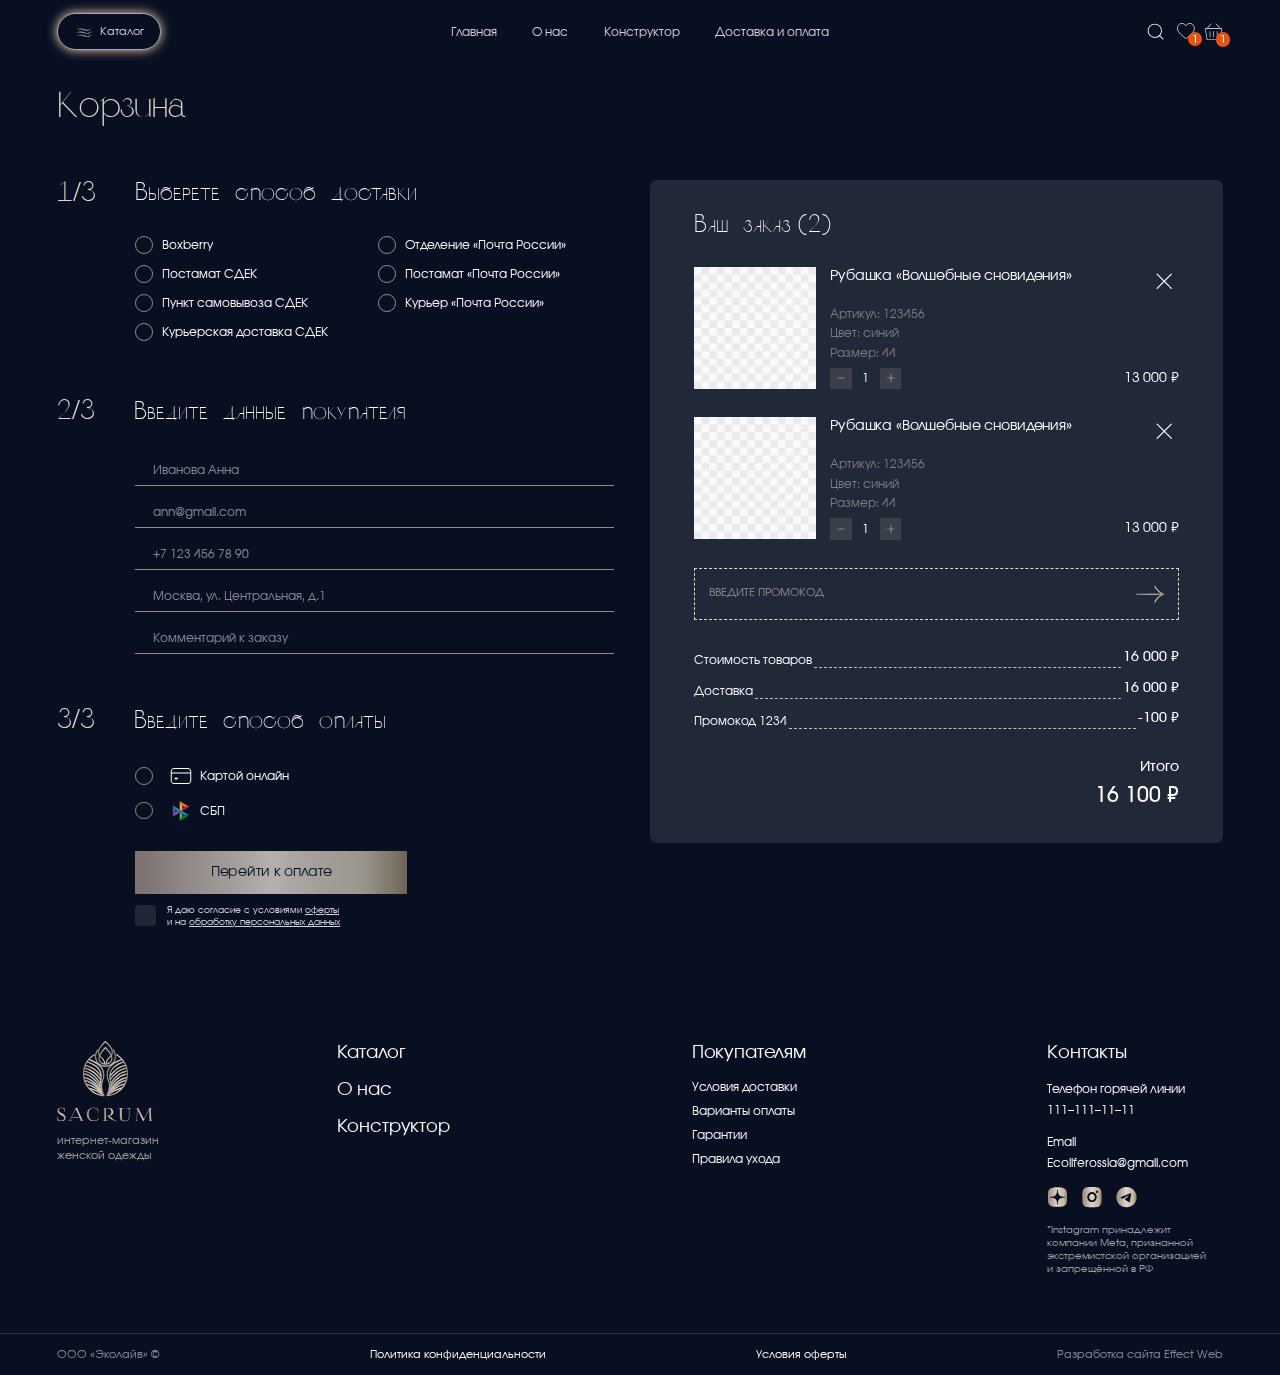
<file: payment.html>
<!DOCTYPE html>
<html lang="ru">

<head>
    <meta charset="UTF-8">
    <meta name="viewport" content="width=device-width, initial-scale=1.0">
    <title>Sacrum</title>
    <link rel="stylesheet" href="https://cdn.jsdelivr.net/npm/swiper@11/swiper-bundle.min.css" />
    <script src="https://cdn.jsdelivr.net/npm/swiper@11/swiper-bundle.min.js"></script>
    <script src="https://code.jquery.com/jquery-3.7.1.min.js"></script>


    <link rel="stylesheet" href="asssets/fonts/stylesheet.css">
    <link rel="stylesheet" href="asssets/css/style.css">
</head>

<body>
    <header id="header">
        <div class="container">
            <div class="header__wrap">
                <div class="header__left">
                    <button class="header__menu_mobile">
                        <svg width="16" height="16" viewBox="0 0 16 16" fill="none" xmlns="http://www.w3.org/2000/svg">
                            <rect y="2.5" width="16" height="1" rx="0.5" fill="white" />
                            <rect y="7.5" width="16" height="1" rx="0.5" fill="white" />
                            <rect y="12.5" width="16" height="1" rx="0.5" fill="white" />
                        </svg>
                    </button>
                    <a href="" class="header__catalog">
                        <svg xmlns="http://www.w3.org/2000/svg" width="23" height="14" viewBox="0 0 23 14" fill="none">
                            <path
                                d="M19.6706 3.54545C20.0762 3.13131 20.3989 2.69123 20.6531 2.27413C20.4246 2.83539 20.1066 3.44894 19.667 4.02527C19.0148 4.88043 18.0957 5.65274 16.8019 6.05386C15.5074 6.45516 13.8243 6.48911 11.6373 5.84365C7.06087 4.49291 4.35578 4.66365 2.78465 5.19126C2.49229 5.28944 2.23955 5.39987 2.02169 5.5149C2.30848 5.25791 2.6692 4.99351 3.11728 4.75664C4.69691 3.92161 7.38927 3.41518 11.8087 4.83391L11.8546 4.69109L11.8087 4.83391C13.8027 5.47398 15.411 5.51955 16.7027 5.21838C17.9949 4.91711 18.9598 4.27127 19.6706 3.54545ZM20.0391 7.05153C20.4447 6.63738 20.7674 6.19731 21.0216 5.78021C20.7931 6.34147 20.4751 6.95502 20.0356 7.53135C19.3833 8.38651 18.4642 9.15882 17.1704 9.55994C15.8759 9.96124 14.1928 9.99519 12.0058 9.34973C7.42937 7.99899 4.72428 8.16973 3.15315 8.69734C2.86079 8.79552 2.60805 8.90595 2.3902 9.02098C2.67698 8.76398 3.0377 8.49959 3.48578 8.26272C5.06541 7.42769 7.75778 6.92125 12.1772 8.33998L12.2231 8.19716L12.1772 8.33999C14.1712 8.98006 15.7795 9.02563 17.0712 8.72446C18.3634 8.42318 19.3283 7.77735 20.0391 7.05153ZM20.4076 10.5576C20.8132 10.1435 21.1359 9.70339 21.3901 9.28629C21.1616 9.84755 20.8436 10.4611 20.4041 11.0374C19.7518 11.8926 18.8327 12.6649 17.5389 13.066C16.2444 13.4673 14.5613 13.5013 12.3743 12.8558C7.79788 11.5051 5.09278 11.6758 3.52165 12.2034C3.2293 12.3016 2.97656 12.412 2.7587 12.5271C3.04549 12.2701 3.4062 12.0057 3.85429 11.7688C5.43391 10.9338 8.12628 10.4273 12.5457 11.8461L12.5916 11.7032L12.5457 11.8461C14.5397 12.4861 16.148 12.5317 17.4397 12.2305C18.7319 11.9293 19.6969 11.2834 20.4076 10.5576Z"
                                fill="url(#paint0_linear_2001_634)" />
                            <path
                                d="M19.6706 3.54545C20.0762 3.13131 20.3989 2.69123 20.6531 2.27413C20.4246 2.83539 20.1066 3.44894 19.667 4.02527C19.0148 4.88043 18.0957 5.65274 16.8019 6.05386C15.5074 6.45516 13.8243 6.48911 11.6373 5.84365C7.06087 4.49291 4.35578 4.66365 2.78465 5.19126C2.49229 5.28944 2.23955 5.39987 2.02169 5.5149C2.30848 5.25791 2.6692 4.99351 3.11728 4.75664C4.69691 3.92161 7.38927 3.41518 11.8087 4.83391L11.8546 4.69109L11.8087 4.83391C13.8027 5.47398 15.411 5.51955 16.7027 5.21838C17.9949 4.91711 18.9598 4.27127 19.6706 3.54545ZM20.0391 7.05153C20.4447 6.63738 20.7674 6.19731 21.0216 5.78021C20.7931 6.34147 20.4751 6.95502 20.0356 7.53135C19.3833 8.38651 18.4642 9.15882 17.1704 9.55994C15.8759 9.96124 14.1928 9.99519 12.0058 9.34973C7.42937 7.99899 4.72428 8.16973 3.15315 8.69734C2.86079 8.79552 2.60805 8.90595 2.3902 9.02098C2.67698 8.76398 3.0377 8.49959 3.48578 8.26272C5.06541 7.42769 7.75778 6.92125 12.1772 8.33998L12.2231 8.19716L12.1772 8.33999C14.1712 8.98006 15.7795 9.02563 17.0712 8.72446C18.3634 8.42318 19.3283 7.77735 20.0391 7.05153ZM20.4076 10.5576C20.8132 10.1435 21.1359 9.70339 21.3901 9.28629C21.1616 9.84755 20.8436 10.4611 20.4041 11.0374C19.7518 11.8926 18.8327 12.6649 17.5389 13.066C16.2444 13.4673 14.5613 13.5013 12.3743 12.8558C7.79788 11.5051 5.09278 11.6758 3.52165 12.2034C3.2293 12.3016 2.97656 12.412 2.7587 12.5271C3.04549 12.2701 3.4062 12.0057 3.85429 11.7688C5.43391 10.9338 8.12628 10.4273 12.5457 11.8461L12.5916 11.7032L12.5457 11.8461C14.5397 12.4861 16.148 12.5317 17.4397 12.2305C18.7319 11.9293 19.6969 11.2834 20.4076 10.5576Z"
                                fill="#FFE9BF" fill-opacity="0.24" style="mix-blend-mode:saturation" />
                            <path
                                d="M19.6706 3.54545C20.0762 3.13131 20.3989 2.69123 20.6531 2.27413C20.4246 2.83539 20.1066 3.44894 19.667 4.02527C19.0148 4.88043 18.0957 5.65274 16.8019 6.05386C15.5074 6.45516 13.8243 6.48911 11.6373 5.84365C7.06087 4.49291 4.35578 4.66365 2.78465 5.19126C2.49229 5.28944 2.23955 5.39987 2.02169 5.5149C2.30848 5.25791 2.6692 4.99351 3.11728 4.75664C4.69691 3.92161 7.38927 3.41518 11.8087 4.83391L11.8546 4.69109L11.8087 4.83391C13.8027 5.47398 15.411 5.51955 16.7027 5.21838C17.9949 4.91711 18.9598 4.27127 19.6706 3.54545ZM20.0391 7.05153C20.4447 6.63738 20.7674 6.19731 21.0216 5.78021C20.7931 6.34147 20.4751 6.95502 20.0356 7.53135C19.3833 8.38651 18.4642 9.15882 17.1704 9.55994C15.8759 9.96124 14.1928 9.99519 12.0058 9.34973C7.42937 7.99899 4.72428 8.16973 3.15315 8.69734C2.86079 8.79552 2.60805 8.90595 2.3902 9.02098C2.67698 8.76398 3.0377 8.49959 3.48578 8.26272C5.06541 7.42769 7.75778 6.92125 12.1772 8.33998L12.2231 8.19716L12.1772 8.33999C14.1712 8.98006 15.7795 9.02563 17.0712 8.72446C18.3634 8.42318 19.3283 7.77735 20.0391 7.05153ZM20.4076 10.5576C20.8132 10.1435 21.1359 9.70339 21.3901 9.28629C21.1616 9.84755 20.8436 10.4611 20.4041 11.0374C19.7518 11.8926 18.8327 12.6649 17.5389 13.066C16.2444 13.4673 14.5613 13.5013 12.3743 12.8558C7.79788 11.5051 5.09278 11.6758 3.52165 12.2034C3.2293 12.3016 2.97656 12.412 2.7587 12.5271C3.04549 12.2701 3.4062 12.0057 3.85429 11.7688C5.43391 10.9338 8.12628 10.4273 12.5457 11.8461L12.5916 11.7032L12.5457 11.8461C14.5397 12.4861 16.148 12.5317 17.4397 12.2305C18.7319 11.9293 19.6969 11.2834 20.4076 10.5576Z"
                                stroke="#070F21" stroke-width="0.3" stroke-linejoin="round" />
                            <defs>
                                <linearGradient id="paint0_linear_2001_634" x1="0.917638" y1="6.99844" x2="22.1735"
                                    y2="6.99844" gradientUnits="userSpaceOnUse">
                                    <stop offset="0.0186222" stop-color="#9A8C84" />
                                    <stop offset="0.4235" stop-color="#D3CCC5" />
                                    <stop offset="0.4999" stop-color="#DED9D1" />
                                    <stop offset="0.5991" stop-color="#D1CAC0" />
                                    <stop offset="0.7129" stop-color="#C7C0B1" />
                                    <stop offset="0.8064" stop-color="#C4BCAC" />
                                    <stop offset="0.8566" stop-color="#B8AF9E" />
                                    <stop offset="0.9516" stop-color="#978E78" />
                                    <stop offset="0.9972" stop-color="#867664" />
                                </linearGradient>
                            </defs>
                        </svg>
                        Каталог
                    </a>
                </div>
                <div class="header__center">
                    <nav>
                        <ul>
                            <li>
                                <a href="">
                                    Главная
                                </a>
                            </li>
                            <li>
                                <a href="">
                                    О нас
                                </a>
                            </li>
                            <li>
                                <a href="">
                                    Конструктор
                                </a>
                            </li>
                            <li>
                                <a href="">
                                    Доставка и оплата
                                </a>
                            </li>
                        </ul>
                    </nav>
                </div>
                <div class="header__right">
                    <div class="header__search__wrap">
                        <input type="text" placeholder="Начните вводить">
                        <button>
                            <svg width="24" height="24" viewBox="0 0 24 24" fill="none"
                                xmlns="http://www.w3.org/2000/svg">
                                <path
                                    d="M20.0313 20.7901C20.4913 21.2501 21.2013 20.5401 20.7413 20.0901L16.9913 16.3301C18.3071 14.8748 19.0343 12.982 19.0313 11.0201C19.0313 6.63006 15.4613 3.06006 11.0713 3.06006C6.68133 3.06006 3.11133 6.63006 3.11133 11.0201C3.11133 15.4101 6.68133 18.9801 11.0713 18.9801C13.0513 18.9801 14.8813 18.2501 16.2813 17.0401L20.0313 20.7901ZM4.11033 11.0201C4.11033 7.18006 7.24033 4.06006 11.0703 4.06006C14.9103 4.06006 18.0303 7.18006 18.0303 11.0201C18.0303 14.8601 14.9103 17.9801 11.0703 17.9801C7.24033 17.9801 4.11033 14.8601 4.11033 11.0201Z"
                                    fill="white" />
                            </svg>
                        </button>
                    </div>
                    <button class="header__search">
                        <svg width="24" height="24" viewBox="0 0 24 24" fill="none" xmlns="http://www.w3.org/2000/svg">
                            <path
                                d="M20.0313 20.7901C20.4913 21.2501 21.2013 20.5401 20.7413 20.0901L16.9913 16.3301C18.3071 14.8748 19.0343 12.982 19.0313 11.0201C19.0313 6.63006 15.4613 3.06006 11.0713 3.06006C6.68133 3.06006 3.11133 6.63006 3.11133 11.0201C3.11133 15.4101 6.68133 18.9801 11.0713 18.9801C13.0513 18.9801 14.8813 18.2501 16.2813 17.0401L20.0313 20.7901ZM4.11033 11.0201C4.11033 7.18006 7.24033 4.06006 11.0703 4.06006C14.9103 4.06006 18.0303 7.18006 18.0303 11.0201C18.0303 14.8601 14.9103 17.9801 11.0703 17.9801C7.24033 17.9801 4.11033 14.8601 4.11033 11.0201Z"
                                fill="white" />
                        </svg>
                    </button>
                    <a href="" class="header__wishlist">
                        <svg width="20" height="19" viewBox="0 0 20 19" fill="none" xmlns="http://www.w3.org/2000/svg">
                            <path
                                d="M9.99953 17.6128C9.99953 17.6128 15.9229 13.4997 18.5027 9.54631C21.0569 5.63304 18.5968 1.28397 15.7002 0.553356C11.8537 -0.417776 9.99953 3.34117 9.99953 3.34117C9.99953 3.34117 8.1456 -0.417776 4.29912 0.553356C1.40222 1.2845 -1.05727 5.63357 1.4964 9.54631C4.07616 13.4997 9.99953 17.6128 9.99953 17.6128Z"
                                stroke="white" stroke-width="0.798191" stroke-linejoin="round" />
                        </svg>

                        <span>
                            1
                        </span>
                    </a>
                    <a href="" class="header__cart">
                        <svg width="20" height="20" viewBox="0 0 20 20" fill="none" xmlns="http://www.w3.org/2000/svg">
                            <path
                                d="M13.6665 9.33512C13.8512 9.33512 13.9998 9.48379 13.9998 9.66846V15.6685C13.9998 15.8531 13.8512 16.0018 13.6665 16.0018C13.4818 16.0018 13.3332 15.8531 13.3332 15.6685V9.66846C13.3332 9.48379 13.4818 9.33512 13.6665 9.33512ZM9.66649 9.33512C9.85116 9.33512 9.99982 9.48379 9.99982 9.66846V15.6685C9.99982 15.8531 9.85116 16.0018 9.66649 16.0018C9.48182 16.0018 9.33316 15.8531 9.33316 15.6685V9.66846C9.33316 9.48379 9.48182 9.33512 9.66649 9.33512ZM5.66649 9.33512C5.85116 9.33512 5.99982 9.48379 5.99982 9.66846V15.6685C5.99982 15.8531 5.85116 16.0018 5.66649 16.0018C5.48182 16.0018 5.33316 15.8531 5.33316 15.6685V9.66846C5.33316 9.48379 5.48182 9.33512 5.66649 9.33512ZM12.3505 0.668457C12.4372 0.668457 12.5192 0.707124 12.5792 0.768457L16.5725 4.76846C16.8672 5.06512 16.3992 5.53846 16.1012 5.24046L12.1078 1.24046C11.8932 1.02846 12.0112 0.668457 12.3505 0.668457ZM6.98249 0.668457C6.89582 0.668457 6.81382 0.707124 6.75382 0.768457L2.76049 4.76846C2.46582 5.06512 2.93382 5.53846 3.23182 5.24046L7.22516 1.24046C7.44116 1.02846 7.32249 0.668457 6.98316 0.668457H6.98249ZM0.999824 6.00179C0.723824 6.00179 0.46849 6.10846 0.275824 6.28979C0.0824903 6.47112 -0.0481764 6.75646 0.00515694 7.05912L2.00516 18.3925C2.04649 18.6258 2.14049 18.8525 2.30716 19.0325C2.47382 19.2111 2.72449 19.3351 3.00049 19.3351H16.3338C16.6098 19.3351 16.8605 19.2111 17.0272 19.0318C17.1938 18.8518 17.2872 18.6265 17.3285 18.3918L19.3285 7.05846C19.3818 6.75646 19.2505 6.47179 19.0578 6.28979C18.8638 6.10846 18.6092 6.00179 18.3332 6.00179H0.999824ZM0.999824 6.66846H18.3332C18.6665 6.66846 18.7092 6.80512 18.6718 6.94446L16.6718 18.2778C16.5918 18.5738 16.5185 18.6685 16.3332 18.6685H2.99982C2.75649 18.6685 2.72649 18.5218 2.66116 18.2778L0.661157 6.94446C0.619824 6.72446 0.833157 6.66846 0.999824 6.66846Z"
                                fill="white" />
                        </svg>

                        <span>
                            1
                        </span>
                    </a>
                </div>
            </div>
        </div>
    </header>
    <section class="payment">
        <div class="container">
            <div class="payment__wrap">
                <div class="payment__title">
                    <h1>
                        Корзина
                    </h1>
                </div>
                <div class="payment__main">
                    <div class="payment__left">
                        <form action="">
                            <div class="payment__delivery">
                                <div class="payment__delivery__name">
                                    <span class="number">
                                        1/3
                                    </span>
                                    <span class="name">
                                        Выберете способ доставки
                                    </span>
                                </div>
                                <div class="payment__delivery__content">
                                    <div class="radio">
                                        <input class="custom-radio" type="radio" id="delivery-1" name="delivery"
                                            value="delivery1">
                                        <label for="delivery-1">Boxberry</label>
                                    </div>
                                    <div class="radio">
                                        <input class="custom-radio" type="radio" id="delivery-2" name="delivery"
                                            value="delivery2">
                                        <label for="delivery-2">Отделение «Почта России»</label>
                                    </div>
                                    <div class="radio">
                                        <input class="custom-radio" type="radio" id="delivery-3" name="delivery"
                                            value="delivery3">
                                        <label for="delivery-3">Постамат СДЕК</label>
                                    </div>
                                    <div class="radio">
                                        <input class="custom-radio" type="radio" id="delivery-4" name="delivery"
                                            value="delivery4">
                                        <label for="delivery-4">Постамат «Почта России»</label>
                                    </div>
                                    <div class="radio">
                                        <input class="custom-radio" type="radio" id="delivery-5" name="delivery"
                                            value="delivery5">
                                        <label for="delivery-5">Пункт самовывоза СДЕК</label>
                                    </div>
                                    <div class="radio">
                                        <input class="custom-radio" type="radio" id="delivery-6" name="delivery"
                                            value="delivery6">
                                        <label for="delivery-6">Курьер «Почта России»</label>
                                    </div>
                                    <div class="radio">
                                        <input class="custom-radio" type="radio" id="delivery-7" name="delivery"
                                            value="delivery7">
                                        <label for="delivery-7">Курьерская доставка СДЕК</label>
                                    </div>
                                </div>
                            </div>
                            <div class="payment__contact">
                                <div class="payment__contact__name">
                                    <span class="number">
                                        2/3
                                    </span>
                                    <span class="name">
                                        Введите данные покупателя
                                    </span>
                                </div>
                                <div class="payment__contact__content">
                                    <input type="text" placeholder="Иванова Анна">
                                    <input type="text" placeholder="ann@gmail.com">
                                    <input type="text" placeholder="+7 123 456 78 90">
                                    <input type="text" placeholder="Москва, ул. Центральная, д.1">
                                    <input type="text" placeholder="Комментарий к заказу">
                                </div>
                            </div>
                            <div class="payment__variation">
                                <div class="payment__variation__name">
                                    <span class="number">
                                        3/3
                                    </span>
                                    <span class="name">
                                        Введите способ оплаты
                                    </span>
                                </div>
                                <div class="payment__variation__content">
                                    <div class="variation">
                                        <div class="radio">
                                            <input class="custom-radio" type="radio" id="payment-1" name="payment"
                                                value="payment1">
                                            <label for="payment-1">
                                                <img src="asssets/images/pay.svg" alt="">
                                                Картой онлайн
                                            </label>
                                        </div>
                                        <div class="radio">
                                            <input class="custom-radio" type="radio" id="payment-2" name="payment"
                                                value="payment2">
                                            <label for="payment-2">
                                                <img src="asssets/images/spb.svg" alt="">
                                                СБП
                                            </label>
                                        </div>
                                    </div>
                                    <div class="sucsess">
                                        <a href="" class="sucsess__btn">
                                            Перейти к оплате
                                        </a>
                                        <div class="checkbox">
                                            <input class="custom-checkbox" type="checkbox" id="color-1" name="color-1"
                                                value="indigo">
                                            <label for="color-1">
                                                Я даю согласие с условиями <a href="">оферты</a> и&nbsp;на&nbsp;<a
                                                    href="">обработку персональных данных</a>
                                            </label>
                                        </div>
                                    </div>
                                </div>
                            </div>
                        </form>
                    </div>
                    <div class="payment__right">
                        <div class="payment__right__content">
                            <div class="payment__product_count">
                                Ваш заказ <span>(2)</span>
                            </div>
                            <div class="payment__product__list">
                                <div class="payment__product__item">
                                    <div class="img">
                                        <img src="asssets/images/pay_product.png" alt="">
                                    </div>
                                    <div class="info">
                                        <div class="header">
                                            <div class="name">
                                                Рубашка «Волшебные сновидения»
                                            </div>
                                            <button class="delete">
                                                <svg xmlns="http://www.w3.org/2000/svg" width="32" height="32"
                                                    viewBox="0 0 32 32" fill="none">
                                                    <path d="M8 8L24 24M24 8L8 24" stroke="white" stroke-width="1.33333"
                                                        stroke-linecap="round" />
                                                </svg>
                                            </button>
                                        </div>
                                        <div class="character">
                                            <ul>
                                                <li>
                                                    Артикул: 123456
                                                </li>
                                                <li>
                                                    Цвет: синий
                                                </li>
                                                <li>
                                                    Размер: 44
                                                </li>
                                            </ul>
                                        </div>
                                        <div class="all__price">
                                            <div class="number" data-step="1" data-min="1" data-max="100">
                                                <input class="number-text" type="text" name="count" value="1">
                                                <a href="#" class="number-minus">
                                                    <svg width="8" height="2" viewBox="0 0 8 2" fill="none"
                                                        xmlns="http://www.w3.org/2000/svg">
                                                        <path d="M8 0.75V1.25H0V0.75H8Z"
                                                            fill="url(#paint0_linear_182_7693)" />
                                                        <path d="M8 0.75V1.25H0V0.75H8Z" fill="#FFE9BF"
                                                            fill-opacity="0.24" style="mix-blend-mode:saturation" />
                                                        <defs>
                                                            <linearGradient id="paint0_linear_182_7693" x1="0.00282594"
                                                                y1="0.999942" x2="8.03182" y2="0.999942"
                                                                gradientUnits="userSpaceOnUse">
                                                                <stop offset="0.0186222" stop-color="#9A8C84" />
                                                                <stop offset="0.4235" stop-color="#D3CCC5" />
                                                                <stop offset="0.4999" stop-color="#DED9D1" />
                                                                <stop offset="0.5991" stop-color="#D1CAC0" />
                                                                <stop offset="0.7129" stop-color="#C7C0B1" />
                                                                <stop offset="0.8064" stop-color="#C4BCAC" />
                                                                <stop offset="0.8566" stop-color="#B8AF9E" />
                                                                <stop offset="0.9516" stop-color="#978E78" />
                                                                <stop offset="0.9972" stop-color="#867664" />
                                                            </linearGradient>
                                                        </defs>
                                                    </svg>
                                                </a>
                                                <a href="#" class="number-plus">
                                                    <svg width="8" height="8" viewBox="0 0 8 8" fill="none"
                                                        xmlns="http://www.w3.org/2000/svg">
                                                        <path d="M3.75 0H4.25V8H3.75V0Z"
                                                            fill="url(#paint0_linear_182_7696)" />
                                                        <path d="M3.75 0H4.25V8H3.75V0Z" fill="#FFE9BF"
                                                            fill-opacity="0.24" style="mix-blend-mode:saturation" />
                                                        <path d="M8 3.74414V4.24414H0V3.74414H8Z"
                                                            fill="url(#paint1_linear_182_7696)" />
                                                        <path d="M8 3.74414V4.24414H0V3.74414H8Z" fill="#FFE9BF"
                                                            fill-opacity="0.24" style="mix-blend-mode:saturation" />
                                                        <defs>
                                                            <linearGradient id="paint0_linear_182_7696" x1="0.00282594"
                                                                y1="3.99907" x2="8.03182" y2="3.99907"
                                                                gradientUnits="userSpaceOnUse">
                                                                <stop offset="0.0186222" stop-color="#9A8C84" />
                                                                <stop offset="0.4235" stop-color="#D3CCC5" />
                                                                <stop offset="0.4999" stop-color="#DED9D1" />
                                                                <stop offset="0.5991" stop-color="#D1CAC0" />
                                                                <stop offset="0.7129" stop-color="#C7C0B1" />
                                                                <stop offset="0.8064" stop-color="#C4BCAC" />
                                                                <stop offset="0.8566" stop-color="#B8AF9E" />
                                                                <stop offset="0.9516" stop-color="#978E78" />
                                                                <stop offset="0.9972" stop-color="#867664" />
                                                            </linearGradient>
                                                            <linearGradient id="paint1_linear_182_7696" x1="0.00282594"
                                                                y1="3.99907" x2="8.03182" y2="3.99907"
                                                                gradientUnits="userSpaceOnUse">
                                                                <stop offset="0.0186222" stop-color="#9A8C84" />
                                                                <stop offset="0.4235" stop-color="#D3CCC5" />
                                                                <stop offset="0.4999" stop-color="#DED9D1" />
                                                                <stop offset="0.5991" stop-color="#D1CAC0" />
                                                                <stop offset="0.7129" stop-color="#C7C0B1" />
                                                                <stop offset="0.8064" stop-color="#C4BCAC" />
                                                                <stop offset="0.8566" stop-color="#B8AF9E" />
                                                                <stop offset="0.9516" stop-color="#978E78" />
                                                                <stop offset="0.9972" stop-color="#867664" />
                                                            </linearGradient>
                                                        </defs>
                                                    </svg>
                                                </a>
                                            </div>
                                            <div class="price">
                                                13 000 ₽
                                            </div>
                                        </div>
                                    </div>
                                </div>
                                <div class="payment__product__item">
                                    <div class="img">
                                        <img src="asssets/images/pay_product.png" alt="">
                                    </div>
                                    <div class="info">
                                        <div class="header">
                                            <div class="name">
                                                Рубашка «Волшебные сновидения»
                                            </div>
                                            <button class="delete">
                                                <svg xmlns="http://www.w3.org/2000/svg" width="32" height="32"
                                                    viewBox="0 0 32 32" fill="none">
                                                    <path d="M8 8L24 24M24 8L8 24" stroke="white" stroke-width="1.33333"
                                                        stroke-linecap="round" />
                                                </svg>
                                            </button>
                                        </div>
                                        <div class="character">
                                            <ul>
                                                <li>
                                                    Артикул: 123456
                                                </li>
                                                <li>
                                                    Цвет: синий
                                                </li>
                                                <li>
                                                    Размер: 44
                                                </li>
                                            </ul>
                                        </div>
                                        <div class="all__price">
                                            <div class="number" data-step="1" data-min="1" data-max="100">
                                                <input class="number-text" type="text" name="count" value="1">
                                                <a href="#" class="number-minus">
                                                    <svg width="8" height="2" viewBox="0 0 8 2" fill="none"
                                                        xmlns="http://www.w3.org/2000/svg">
                                                        <path d="M8 0.75V1.25H0V0.75H8Z"
                                                            fill="url(#paint0_linear_182_7693)" />
                                                        <path d="M8 0.75V1.25H0V0.75H8Z" fill="#FFE9BF"
                                                            fill-opacity="0.24" style="mix-blend-mode:saturation" />
                                                        <defs>
                                                            <linearGradient id="paint0_linear_182_7693" x1="0.00282594"
                                                                y1="0.999942" x2="8.03182" y2="0.999942"
                                                                gradientUnits="userSpaceOnUse">
                                                                <stop offset="0.0186222" stop-color="#9A8C84" />
                                                                <stop offset="0.4235" stop-color="#D3CCC5" />
                                                                <stop offset="0.4999" stop-color="#DED9D1" />
                                                                <stop offset="0.5991" stop-color="#D1CAC0" />
                                                                <stop offset="0.7129" stop-color="#C7C0B1" />
                                                                <stop offset="0.8064" stop-color="#C4BCAC" />
                                                                <stop offset="0.8566" stop-color="#B8AF9E" />
                                                                <stop offset="0.9516" stop-color="#978E78" />
                                                                <stop offset="0.9972" stop-color="#867664" />
                                                            </linearGradient>
                                                        </defs>
                                                    </svg>
                                                </a>
                                                <a href="#" class="number-plus">
                                                    <svg width="8" height="8" viewBox="0 0 8 8" fill="none"
                                                        xmlns="http://www.w3.org/2000/svg">
                                                        <path d="M3.75 0H4.25V8H3.75V0Z"
                                                            fill="url(#paint0_linear_182_7696)" />
                                                        <path d="M3.75 0H4.25V8H3.75V0Z" fill="#FFE9BF"
                                                            fill-opacity="0.24" style="mix-blend-mode:saturation" />
                                                        <path d="M8 3.74414V4.24414H0V3.74414H8Z"
                                                            fill="url(#paint1_linear_182_7696)" />
                                                        <path d="M8 3.74414V4.24414H0V3.74414H8Z" fill="#FFE9BF"
                                                            fill-opacity="0.24" style="mix-blend-mode:saturation" />
                                                        <defs>
                                                            <linearGradient id="paint0_linear_182_7696" x1="0.00282594"
                                                                y1="3.99907" x2="8.03182" y2="3.99907"
                                                                gradientUnits="userSpaceOnUse">
                                                                <stop offset="0.0186222" stop-color="#9A8C84" />
                                                                <stop offset="0.4235" stop-color="#D3CCC5" />
                                                                <stop offset="0.4999" stop-color="#DED9D1" />
                                                                <stop offset="0.5991" stop-color="#D1CAC0" />
                                                                <stop offset="0.7129" stop-color="#C7C0B1" />
                                                                <stop offset="0.8064" stop-color="#C4BCAC" />
                                                                <stop offset="0.8566" stop-color="#B8AF9E" />
                                                                <stop offset="0.9516" stop-color="#978E78" />
                                                                <stop offset="0.9972" stop-color="#867664" />
                                                            </linearGradient>
                                                            <linearGradient id="paint1_linear_182_7696" x1="0.00282594"
                                                                y1="3.99907" x2="8.03182" y2="3.99907"
                                                                gradientUnits="userSpaceOnUse">
                                                                <stop offset="0.0186222" stop-color="#9A8C84" />
                                                                <stop offset="0.4235" stop-color="#D3CCC5" />
                                                                <stop offset="0.4999" stop-color="#DED9D1" />
                                                                <stop offset="0.5991" stop-color="#D1CAC0" />
                                                                <stop offset="0.7129" stop-color="#C7C0B1" />
                                                                <stop offset="0.8064" stop-color="#C4BCAC" />
                                                                <stop offset="0.8566" stop-color="#B8AF9E" />
                                                                <stop offset="0.9516" stop-color="#978E78" />
                                                                <stop offset="0.9972" stop-color="#867664" />
                                                            </linearGradient>
                                                        </defs>
                                                    </svg>
                                                </a>
                                            </div>
                                            <div class="price">
                                                13 000 ₽
                                            </div>
                                        </div>
                                    </div>
                                </div>
                            </div>
                            <div class="payment__promocod">
                                <input type="text" placeholder="введите промокод">
                                <button>
                                    <svg xmlns="http://www.w3.org/2000/svg" width="32" height="32" viewBox="0 0 32 32"
                                        fill="none">
                                        <path
                                            d="M21.3333 6.66699C21.3333 7.65633 22.3107 9.13366 23.3 10.3737C24.572 11.9737 26.092 13.3697 27.8347 14.435C29.1413 15.2337 30.7253 16.0003 32 16.0003M32 16.0003C30.7253 16.0003 29.14 16.767 27.8347 17.5657C26.092 18.6323 24.572 20.0283 23.3 21.6257C22.3107 22.867 21.3333 24.347 21.3333 25.3337M32 16.0003H0"
                                            stroke="url(#paint0_linear_2052_1505)" stroke-width="1.33333" />
                                        <path
                                            d="M21.3333 6.66699C21.3333 7.65633 22.3107 9.13366 23.3 10.3737C24.572 11.9737 26.092 13.3697 27.8347 14.435C29.1413 15.2337 30.7253 16.0003 32 16.0003M32 16.0003C30.7253 16.0003 29.14 16.767 27.8347 17.5657C26.092 18.6323 24.572 20.0283 23.3 21.6257C22.3107 22.867 21.3333 24.347 21.3333 25.3337M32 16.0003H0"
                                            stroke="#FFE9BF" stroke-opacity="0.24" stroke-width="1.33333"
                                            style="mix-blend-mode:saturation" />
                                        <defs>
                                            <linearGradient id="paint0_linear_2052_1505" x1="0.0113037" y1="15.9981"
                                                x2="32.1273" y2="15.9981" gradientUnits="userSpaceOnUse">
                                                <stop offset="0.0186222" stop-color="#9A8C84" />
                                                <stop offset="0.4235" stop-color="#D3CCC5" />
                                                <stop offset="0.4999" stop-color="#DED9D1" />
                                                <stop offset="0.5991" stop-color="#D1CAC0" />
                                                <stop offset="0.7129" stop-color="#C7C0B1" />
                                                <stop offset="0.8064" stop-color="#C4BCAC" />
                                                <stop offset="0.8566" stop-color="#B8AF9E" />
                                                <stop offset="0.9516" stop-color="#978E78" />
                                                <stop offset="0.9972" stop-color="#867664" />
                                            </linearGradient>
                                        </defs>
                                    </svg>
                                </button>
                            </div>
                            <div class="payment__final_prices">
                                <ul>
                                    <li>
                                        <span class="name">
                                            Стоимость товаров
                                        </span>
                                        <span class="line"></span>
                                        <span class="value">
                                            16 000 ₽ 
                                        </span>
                                    </li>
                                    <li>
                                        <span class="name">
                                            Доставка
                                        </span>
                                        <span class="line"></span>
                                        <span class="value">
                                            16 000 ₽ 
                                        </span>
                                    </li>
                                    <li>
                                        <span class="name">
                                            Промокод 1234
                                        </span>
                                        <span class="line"></span>
                                        <span class="value">
                                            -100 ₽ 
                                        </span>
                                    </li>
                                </ul>
                            </div>
                            <div class="payment__total_cost">
                                <div class="name">
                                    Итого
                                </div>
                                <div class="value">
                                    16 100 ₽
                                </div>
                            </div>
                        </div>
                    </div>
                </div>
            </div>
        </div>
    </section>
    <footer>
        <div class="footer__top">
            <div class="container">
                <div class="footer__wrap">
                    <div class="footer__left">
                        <a href="" class="footer__logo">
                            <img src="asssets/images/footer_logo.svg" alt="">
                        </a>
                        <div class="footer__subtitle">
                            интернет-магазин женской одежды
                        </div>
                    </div>
                    <div class="footer__nav_first">
                        <nav>
                            <ul>
                                <li>
                                    <a href="">
                                        Каталог
                                    </a>
                                </li>
                                <li>
                                    <a href="">
                                        О нас
                                    </a>
                                </li>
                                <li>
                                    <a href="">
                                        Конструктор
                                    </a>
                                </li>
                            </ul>
                        </nav>
                    </div>
                    <div class="footer__nav_second">
                        <div class="name">
                            Покупателям
                        </div>
                        <nav>
                            <ul>
                                <li>
                                    <a href="">
                                        Условия доставки
                                    </a>
                                </li>
                                <li>
                                    <a href="">
                                        Варианты оплаты
                                    </a>
                                </li>
                                <li>
                                    <a href="">
                                        Гарантии
                                    </a>
                                </li>
                                <li>
                                    <a href="">
                                        Правила ухода
                                    </a>
                                </li>
                            </ul>
                        </nav>
                    </div>
                    <div class="footer__contact">
                        <div class="name">
                            Контакты
                        </div>
                        <div class="tel">
                            <span class="text">
                                Телефон горячей линии
                            </span>
                            <a href="" class="">
                                111–111–11–11
                            </a>
                        </div>
                        <div class="mail">
                            <span class="text">
                                Email
                            </span>
                            <a href="">
                                Ecoliferossia@gmail.com
                            </a>
                        </div>
                        <div class="footer_socies">
                            <a href="" class="item">
                                <img src="asssets/images/dzen.svg" alt="">
                            </a>
                            <a href="" class="item">
                                <img src="asssets/images/inst.svg" alt="">
                            </a>
                            <a href="" class="item">
                                <img src="asssets/images/telegram.svg" alt="">
                            </a>
                        </div>
                        <div class="inst__text">
                            *Instagram принадлежит компании Meta, признанной экстремистской организацией и запрещённой
                            в РФ
                        </div>
                    </div>
                </div>
            </div>
        </div>

        <div class="footer__bottom">
            <div class="container">
                <div class="footer__bottom__wrap">
                    <div class="footer__bottom__copyright">
                        ООО «Эколайв» ©
                    </div>
                    <a href="" class="footer__bottom__policy">
                        Политика конфиденциальности
                    </a>
                    <a href="" class="footer__bottom__oferta">
                        Условия оферты
                    </a>
                    <a href="" class="footer__bottom__razrab">
                        Разработка сайта Effect Web
                    </a>
                </div>
            </div>
        </div>
    </footer>
    <div class="mobile_menu">
        <div class="mobile_menu__container">
            <div class="mobile_menu__wrap">
                <div class="mobile_menu__close_btn">
                    <button class="mobile_menu__close">
                        <svg xmlns="http://www.w3.org/2000/svg" width="32" height="32" viewBox="0 0 32 32" fill="none">
                            <path d="M8 8L24 24M24 8L8 24" stroke="white" stroke-width="1.33333"
                                stroke-linecap="round" />
                        </svg>
                    </button>
                </div>
                <div class="mobile_menu__main">
                    <a href="" class="mobile_menu__catalog">
                        Каталог
                    </a>
                    <nav>
                        <ul>
                            <li>
                                <a href="">
                                    Конструктор
                                </a>
                            </li>
                            <li>
                                <a href="">
                                    Главная
                                </a>
                            </li>
                            <li>
                                <a href="">
                                    О нас
                                </a>
                            </li>
                            <li>
                                <a href="">
                                    Доставка и оплата
                                </a>
                            </li>
                            <li>
                                <a href="">
                                    Контакты
                                </a>
                            </li>
                        </ul>
                    </nav>
                </div>
            </div>
        </div>
    </div>
    <div class="popup_bg"></div>
    <div class="addproduct_popup">
        <div class="addproduct_popup__container">
            <button class="addproduct_popup__close">
                <svg xmlns="http://www.w3.org/2000/svg" width="33" height="32" viewBox="0 0 33 32" fill="none">
                    <path d="M8.5 8L24.5 24M24.5 8L8.5 24" stroke="white" stroke-width="1.33333"
                        stroke-linecap="round" />
                </svg>
            </button>
            <div class="addproduct_popup__wrap">
                <form action="">
                    <div class="addproduct_popup__color">
                        <div class="name">
                            Цвет
                        </div>
                        <div class="content">
                            <div class="radio">
                                <input class="custom-radio" type="radio" id="color-2" name="color" value="color2">
                                <label for="color-2">
                                    <img src="asssets/images/color.png" alt="">
                                </label>
                            </div>
                            <div class="radio">
                                <input class="custom-radio" type="radio" id="color-3" name="color" value="color3">
                                <label for="color-3">
                                    <img src="asssets/images/color.png" alt="">
                                </label>
                            </div>
                            <div class="radio">
                                <input class="custom-radio" type="radio" id="color-4" name="color" value="color4">
                                <label for="color-4">
                                    <img src="asssets/images/color.png" alt="">
                                </label>
                            </div>
                            <div class="radio">
                                <input class="custom-radio" type="radio" id="color-5" name="color" value="color5">
                                <label for="color-5">
                                    <img src="asssets/images/color.png" alt="">
                                </label>
                            </div>
                        </div>
                    </div>
                    <div class="addproduct_popup__size">
                        <div class="name">
                            Размер
                        </div>
                        <div class="content">
                            <div class="radio">
                                <input class="custom-radio" type="radio" id="size-1" name="size" value="size">
                                <label for="size-1">41</label>
                            </div>
                            <div class="radio">
                                <input class="custom-radio" type="radio" id="size-2" name="size" value="size">
                                <label for="size-2">42</label>
                            </div>
                            <div class="radio">
                                <input class="custom-radio" type="radio" id="size-3" name="size" value="size">
                                <label for="size-3">43</label>
                            </div>
                            <div class="radio">
                                <input class="custom-radio" type="radio" id="size-4" name="size" value="size">
                                <label for="size-4">44</label>
                            </div>
                        </div>
                    </div>
                    <a href="" class="addproduct_popup__btn">
                        Добавить в корзину
                    </a>
                </form>
            </div>
        </div>
    </div>
    <div class="roll_popup">
        <div class="roll_popup__container">
            <button class="roll_popup__close">
                <svg xmlns="http://www.w3.org/2000/svg" width="33" height="33" viewBox="0 0 33 33" fill="none">
                    <path d="M8.5 8.5L24.5 24.5M24.5 8.5L8.5 24.5" stroke="white" stroke-width="1.33333"
                        stroke-linecap="round" />
                </svg>
            </button>
            <div class="roll_popup__wrap">
                <div class="roll_popup__left">
                    <div class="roll_popup__left__wrap">
                        <div class="roll_popup__arow">
                            <svg width="33" height="23" viewBox="0 0 33 23" fill="none"
                                xmlns="http://www.w3.org/2000/svg">
                                <path
                                    d="M0.631836 0.991719L17.1318 22.9072L32.6318 0.907211C19.9679 -0.263595 13.1422 -0.216521 0.631836 0.991719Z"
                                    fill="url(#paint0_linear_348_5341)" />
                                <path
                                    d="M0.631836 0.991719L17.1318 22.9072L32.6318 0.907211C19.9679 -0.263595 13.1422 -0.216521 0.631836 0.991719Z"
                                    fill="#FFE9BF" fill-opacity="0.24" style="mix-blend-mode:saturation" />
                                <defs>
                                    <linearGradient id="paint0_linear_348_5341" x1="0.64314" y1="11.4793" x2="32.7591"
                                        y2="11.4793" gradientUnits="userSpaceOnUse">
                                        <stop offset="0.0186222" stop-color="#9A8C84" />
                                        <stop offset="0.4235" stop-color="#D3CCC5" />
                                        <stop offset="0.4999" stop-color="#DED9D1" />
                                        <stop offset="0.5991" stop-color="#D1CAC0" />
                                        <stop offset="0.7129" stop-color="#C7C0B1" />
                                        <stop offset="0.8064" stop-color="#C4BCAC" />
                                        <stop offset="0.8566" stop-color="#B8AF9E" />
                                        <stop offset="0.9516" stop-color="#978E78" />
                                        <stop offset="0.9972" stop-color="#867664" />
                                    </linearGradient>
                                </defs>
                            </svg>
                        </div>
                        <div class="roll_popup__wheel" id="wheel">
                            <img src="asssets/images/wheel.svg" alt="">
                        </div>
                        <div class="roll_popup__whell_bg">
                            <svg width="120" height="160" viewBox="0 0 120 160" fill="none"
                                xmlns="http://www.w3.org/2000/svg">
                                <path
                                    d="M70.3586 157.171C60.676 155.893 50.9491 156.508 41.4076 159.093C41.2142 159.145 41.0212 159.198 40.8285 159.252L40.2764 157.232L7.56642 36.5103L0 8.60174C0.195955 8.5481 0.392012 8.49471 0.588182 8.44156C0.853827 8.36958 1.11952 8.29808 1.38527 8.22707C30.9891 0.316397 61.248 -1.61347 91.3695 2.51653C100.961 3.80669 110.517 5.73778 119.905 8.26614L119.568 9.64672L112.505 36.2944L112.09 37.5913L89.0801 124.438L88.8125 125.765L80.4682 157.153L79.9315 159.152C76.7995 158.284 73.6056 157.623 70.3586 157.171Z"
                                    fill="url(#paint0_linear_348_5364)" fill-opacity="0.2" />
                                <defs>
                                    <linearGradient id="paint0_linear_348_5364" x1="0.0423556" y1="79.8088" x2="120.382"
                                        y2="79.8088" gradientUnits="userSpaceOnUse">
                                        <stop offset="0.0186222" stop-color="#9A8C84" />
                                        <stop offset="0.4235" stop-color="#D3CCC5" />
                                        <stop offset="0.4999" stop-color="#DED9D1" />
                                        <stop offset="0.5991" stop-color="#D1CAC0" />
                                        <stop offset="0.7129" stop-color="#C7C0B1" />
                                        <stop offset="0.8064" stop-color="#C4BCAC" />
                                        <stop offset="0.8566" stop-color="#B8AF9E" />
                                        <stop offset="0.9516" stop-color="#978E78" />
                                        <stop offset="0.9972" stop-color="#867664" />
                                    </linearGradient>
                                </defs>
                            </svg>
                        </div>
                        <div class="roll_popup__arrow_center">
                            <img src="asssets/images/roll_arow_center.svg" alt="">
                        </div>
                    </div>
                </div>
                <div class="roll_popup__right">
                    <div class="roll_popup__right__main">
                        <div class="roll_popup__title">
                            <div class="ico">
                                <img src="asssets/images/rol_ico1.svg" alt="">
                            </div>
                            <div class="title">
                                Следуй за космическим компасом вселенной
                            </div>
                            <div class="ico">
                                <img src="asssets/images/rol_ico2.svg" alt="">
                            </div>
                        </div>
                        <div class="roll_popup__text">
                            Путь всего живого пронизан звёздной нитью и окружён гармонией галактик. Каким будет этот
                            путь: чарующим, ярким и творческим или гармоничным, нежным и волшебным. У вселенной уже есть
                            свой план, готова узнать его?
                        </div>
                        <button class="roll_popup__btn" id="spinButton">
                            Крутить колесо фортуны
                        </button>
                    </div>
                    <div class="roll_popup__load">
                        <div class="load__line">
                            <span>
                                <img src="asssets/images/load_star.svg" alt="">
                            </span>
                            <span>
                                <img src="asssets/images/load_star.svg" alt="">
                            </span>
                            <span>
                                <img src="asssets/images/load_star.svg" alt="">
                            </span>
                        </div>
                        <div class="load__text">
                            До получения предсказания осталась пара мгновений
                        </div>
                    </div>
                    <div class="roll_popup__sucsess">
                        <div class="roll_popup__title">
                            <div class="ico">
                                <img src="asssets/images/rol_ico1.svg" alt="">
                            </div>
                            <div class="title">
                                Следуй за космическим компасом вселенной
                            </div>
                            <div class="ico">
                                <img src="asssets/images/rol_ico2.svg" alt="">
                            </div>
                        </div>
                        <div class="roll_popup__text">
                            Путь всего живого пронизан звёздной нитью и окружён гармонией галактик. Каким будет этот
                            путь: чарующим, ярким и творческим или гармоничным, нежным и волшебным. У вселенной уже есть
                            свой план, готова узнать его?
                        </div>
                        <div class="roll_popup__promocod">
                            <div class="star">
                                <img src="asssets/images/load_star.svg" alt="">
                            </div>
                            <div class="content">
                                <div class="line">
                                    <p>Дарим скидку 20% на первый</p>
                                </div>
                                <div class="line">
                                    <p>заказ по промокоду</p>
                                    <button id="copyButton">
                                        <span>
                                            123456
                                        </span>
                                        <img src="asssets/images/copy.svg" alt="">
                                    </button>
                                </div>
                            </div>
                            <div class="star">
                                <img src="asssets/images/load_star.svg" alt="">
                            </div>
                        </div>
                    </div>
                </div>
            </div>
        </div>
    </div>
    <div class="philosophy_popup">
        <div class="philosophy_popup__container">
            <button class="philosophy_popup__close">
                <svg xmlns="http://www.w3.org/2000/svg" width="33" height="32" viewBox="0 0 33 32" fill="none">
                    <path d="M8.5 8L24.5 24M24.5 8L8.5 24" stroke="white" stroke-width="1.33333"
                        stroke-linecap="round" />
                </svg>
            </button>
            <div class="philosophy_popup__wrap">
                <img src="asssets/images/about_logo.svg" alt="" class="logo">
                <div class="philosophy_popup__title">
                    Философия бренда
                </div>
                <div class="philosophy_popup__text">
                    Lorem Ipsum is simply dummy text of the printing and typesetting industry. Lorem Ipsum has been the industry's standard dummy text ever since the 1500s, when an unknown printer took a galley of type and scrambled it to make a type specimen book. It has survived not only five centuries, but also the leap into electronic typesetting, remaining essentially unchanged. It was popularised in the 1960s with the release of Letraset sheets containing Lorem Ipsum passages, and more recently with desktop publishing software like Aldus PageMaker including versions of Lorem Ipsum.
                </div>
            </div>
        </div>
    </div>
    <div class="filter_popup">
        <div class="filter_popup__container">
            <div class="filter_popup__wrap">
                <div class="filter_popup__header">
                    <div class="filter_popup__header_left">
                        <button class="filter_popup__close">
                            <svg xmlns="http://www.w3.org/2000/svg" width="35" height="35" viewBox="0 0 35 35"
                                fill="none">
                                <path d="M21.1519 10.3595L13.8602 17.6512L21.1519 24.9429" stroke="white"
                                    stroke-width="1.45833" stroke-linecap="round" stroke-linejoin="round" />
                            </svg>
                        </button>
                    </div>
                    <div class="filter_popup__header_center">
                        Фильтры
                    </div>
                    <div class="filter_popup__header_right">
                        <button class="filter_popup__clear">
                            Сбросить всё
                        </button>
                    </div>
                </div>
                <div class="filter_popup__main">
                    <button class="filter_popup__sort_btn">
                        Сортировать
                    </button>
                    <details class="filter_category">
                        <summary>Пижамы</summary>
                        <div class="content">
                            <ul>
                                <li>
                                    <a href="">
                                        Гармония души и тела
                                    </a>
                                </li>
                                <li>
                                    <a href="">
                                        Гармония души и тела
                                    </a>
                                </li>
                                <li>
                                    <a href="">
                                        Гармония души и тела
                                    </a>
                                </li>
                            </ul>
                        </div>
                    </details>
                    <details class="filter_news">
                        <summary>Новинки</summary>
                        <div class="content">
                            <ul>
                                <li>
                                    <a href="">
                                        Гармония души и тела
                                    </a>
                                </li>
                                <li>
                                    <a href="">
                                        Гармония души и тела
                                    </a>
                                </li>
                                <li>
                                    <a href="">
                                        Гармония души и тела
                                    </a>
                                </li>
                            </ul>
                        </div>
                    </details>
                    <details class="filter_size">
                        <summary>Размер</summary>
                        <div class="content">
                            <div class="checkbox">
                                <input class="custom-checkbox" type="checkbox" id="size-111" name="filter_size2"
                                    value="ХS">
                                <label for="size-111">ХS </label>
                            </div>
                            <div class="checkbox">
                                <input class="custom-checkbox" type="checkbox" id="size-222" name="filter_size2"
                                    value="S">
                                <label for="size-222">S</label>
                            </div>
                            <div class="checkbox">
                                <input class="custom-checkbox" type="checkbox" id="size-333" name="filter_size2"
                                    value="M">
                                <label for="size-333">M</label>
                            </div>
                            <div class="checkbox">
                                <input class="custom-checkbox" type="checkbox" id="size-444" name="filter_size2"
                                    value="L">
                                <label for="size-444">L</label>
                            </div>

                        </div>
                    </details>
                    <details class="filter_color">
                        <summary>Цвет</summary>
                        <div class="content">
                            <div class="checkbox">
                                <input class="custom-checkbox" type="checkbox" id="color-11" name="filter_color"
                                    value="color-11">
                                <label for="color-11">
                                    <img src="asssets/images/color.png" alt="">
                                </label>
                            </div>
                            <div class="checkbox">
                                <input class="custom-checkbox" type="checkbox" id="color-22" name="filter_color"
                                    value="color-11">
                                <label for="color-22">
                                    <img src="asssets/images/color.png" alt="">
                                </label>
                            </div>
                            <div class="checkbox">
                                <input class="custom-checkbox" type="checkbox" id="color-33" name="filter_color"
                                    value="color-11">
                                <label for="color-33">
                                    <img src="asssets/images/color.png" alt="">
                                </label>
                            </div>
                            <div class="checkbox">
                                <input class="custom-checkbox" type="checkbox" id="color-44" name="filter_color"
                                    value="color-11">
                                <label for="color-44">
                                    <img src="asssets/images/color.png" alt="">
                                </label>
                            </div>
                        </div>
                    </details>
                    <details class="filter_price">
                        <summary>Цена</summary>
                        <div class="content">

                            <div class="custom-wrapper">

                                <div class="price-input-container">
                                    <div class="slider-container">
                                        <div class="price-slider">
                                        </div>
                                    </div>
                                </div>
                                <div class="range-input">
                                    <input type="range" class="min-range" min="0" max="10000" value="2500" step="1">
                                    <input type="range" class="max-range" min="0" max="10000" value="8500" step="1">
                                </div>
                                <div class="price-input">
                                    <div class="price-field">

                                        <input type="number" class="min-input" value="2500">
                                    </div>
                                    <span>
                                        <svg width="15" height="2" viewBox="0 0 15 2" fill="none"
                                            xmlns="http://www.w3.org/2000/svg">
                                            <line x1="0.980713" y1="1" x2="14.0191" y2="1" stroke="white" />
                                        </svg>
                                    </span>
                                    <div class="price-field">

                                        <input type="number" class="max-input" value="8500">
                                    </div>
                                </div>
                            </div>
                        </div>
                    </details>
                    <button class="filter_popup__btn_sucsess">
                        Применить
                    </button>
                </div>
            </div>
        </div>
    </div>
    <div class="sort_popup">
        <div class="sort_popup__container">
            <div class="sort_popup__wrap">
                <div class="sort_popup__header">
                    <button class="sort_popup__close">
                        <svg xmlns="http://www.w3.org/2000/svg" width="35" height="35" viewBox="0 0 35 35" fill="none">
                            <path d="M21.1519 10.3595L13.8602 17.6512L21.1519 24.9429" stroke="white"
                                stroke-width="1.45833" stroke-linecap="round" stroke-linejoin="round" />
                        </svg>
                    </button>
                    <div class="sort_popup__name">
                        Сортировать
                    </div>
                </div>
                <div class="sort_popup__main">
                    <div class="radio">
                        <input class="custom-radio" type="radio" id="sortpopup-1" name="sortpopup" value="indigo">
                        <label for="sortpopup-1">По популярности</label>
                    </div>
                    <div class="radio">
                        <input class="custom-radio" type="radio" id="sortpopup-2" name="sortpopup" value="indigo">
                        <label for="sortpopup-2">По возрастанию цены</label>
                    </div>
                    <div class="radio">
                        <input class="custom-radio" type="radio" id="sortpopup-3" name="sortpopup" value="indigo">
                        <label for="sortpopup-3">По убыванию цены</label>
                    </div>
                    <div class="radio">
                        <input class="custom-radio" type="radio" id="sortpopup-4" name="sortpopup" value="indigo">
                        <label for="sortpopup-4">По новизне</label>
                    </div>

                </div>
            </div>
        </div>
    </div>
    <div class="thankyou_popup">
        <div class="thankyou_popup__container">
            <button class="thankyou_popup__close">
                <svg xmlns="http://www.w3.org/2000/svg" width="33" height="32" viewBox="0 0 33 32" fill="none">
                    <path d="M8.5 8L24.5 24M24.5 8L8.5 24" stroke="white" stroke-width="1.33333"
                        stroke-linecap="round" />
                </svg>
            </button>
            <div class="thankyou_popup__wrap">
                <img src="asssets/images/about_logo.svg" alt="" class="logo">
                <div class="thankyou_popup__title">
                    Благодарим за отзыв!
                </div>
                <div class="thankyou_popup__text">
                    Вы помогаете нам стать чуточку лучше
                </div>
            </div>
        </div>
    </div>
    <div class="charitable_popup">
        <div class="charitable_popup__container">
            <button class="charitable_popup__close">
                <img src="asssets/images/close.svg" alt="" srcset="">
            </button>
            <div class="charitable_popup__wrap">
                <img src="asssets/images/about_logo.svg" alt="" class="logo">
                <div class="charitable_popup__title">
                    <p>
                        Благодарим за покупку. Информацию о заказе направим
                    </p>
                    <p>
                        на указанный e–mail в ближайшее время
                        <img src="asssets/images/hands.svg" alt="">
                    </p>
                </div>
                <div class="charitable_popup__content">
                    <div class="charitable_popup__text">
                        Часть суммы от каждого заказа жертвуем на благотворительность
                    </div>
                    <div class="charitable_popup__value">
                        <div class="text">
                            Выбери кому хочешь помочь
                            <img src="asssets/images/heart.svg" alt="">
                        </div>
                        <div class="list">
                            <div class="radio">
                                <input class="custom-radio" type="radio" id="fond-2" name="fond" value="fond2">
                                <label for="fond-2">
                                    <div class="img">
                                        <img src="asssets/images/fond.png" alt="">
                                    </div>
                                    <div class="name">
                                        Фонд Твори добро
                                    </div>
                                </label>
                            </div>
                            <div class="radio">
                                <input class="custom-radio" type="radio" id="fond-3" name="fond" value="fond3">
                                <label for="fond-3">
                                    <div class="img">
                                        <img src="asssets/images/fond.png" alt="">
                                    </div>
                                    <div class="name">
                                        Фонд Твори добро
                                    </div>
                                </label>
                            </div>
                            <div class="radio">
                                <input class="custom-radio" type="radio" id="fond-4" name="fond" value="fond4">
                                <label for="fond-4">
                                    <div class="img">
                                        <img src="asssets/images/fond.png" alt="">
                                    </div>
                                    <div class="name">
                                        Фонд Твори добро
                                    </div>
                                </label>
                            </div>
                            <div class="radio">
                                <input class="custom-radio" type="radio" id="fond-5" name="fond" value="fond5">
                                <label for="fond-5">
                                    <div class="img">
                                        <img src="asssets/images/fond.png" alt="">
                                    </div>
                                    <div class="name">
                                        Фонд Твори добро
                                    </div>
                                </label>
                            </div>
                            <div class="radio">
                                <input class="custom-radio" type="radio" id="fond-6" name="fond" value="fond6">
                                <label for="fond-6">
                                    <div class="img">
                                        <img src="asssets/images/fond.png" alt="">
                                    </div>
                                    <div class="name">
                                        Фонд Твори добро
                                    </div>
                                </label>
                            </div>
                        </div>
                    </div>
                    <a href="" class="charitable_popup__btn">
                        Помочь фонду
                    </a>
                    <div class="charitable_popup__bottom_text">
                        Каждое маленькое добро, как капля росы на утреннем цветке, наполняет мир светом и гармонией и
                        возвращается вам добром
                    </div>
                </div>
            </div>
        </div>
    </div>
    <div class="tablesize_popup">
        <div class="tablesize_popup__container">
            <button class="tablesize_popup__close">
                <svg xmlns="http://www.w3.org/2000/svg" width="33" height="32" viewBox="0 0 33 32" fill="none">
                    <path d="M8.5 8L24.5 24M24.5 8L8.5 24" stroke="white" stroke-width="1.33333"
                        stroke-linecap="round" />
                </svg>
            </button>
            <div class="tablesize_popup__wrap">
                <div class="tablesize_popup__left">
                    <img src="asssets/images/tablesize.png" alt="">
                </div>
                <div class="tablesize_popup__right">
                    <div class="tablesize_popup__title">
                        Таблица размеров
                    </div>
                    <div class="tablesize_popup__text">
                        Обхват груди (1) : Сантиметровая лента строго горизонтально проходит по наиболее выступающим
                        точкам. <br>
                        Обхват талии (2) : По самой узкой части тела. <br>
                        Обхват бёдер (3) : По наиболее выступающим точкам ягодиц <br>
                    </div>
                    <div class="tablesize_popup__table">
                        <table>
                            <thead>
                                <tr>
                                    <th>
                                        EUR
                                    </th>
                                    <th>
                                        Rus
                                    </th>
                                    <th>
                                        Обхват груди <br>
                                        <span>см</span>

                                    </th>
                                    <th>
                                        Обхват талии <br>
                                        <span>см</span>
                                    </th>
                                    <th>
                                        Рост <br>
                                        <span>см</span>
                                    </th>
                                </tr>
                            </thead>
                            <tr>
                                <td>
                                    xxs
                                </td>
                                <td>
                                    40
                                </td>
                                <td>
                                    76-80
                                </td>
                                <td>
                                    58-62
                                </td>
                                <td>
                                    84-88
                                </td>
                            </tr>
                            <tr>
                                <td>
                                    xxs
                                </td>
                                <td>
                                    40
                                </td>
                                <td>
                                    76-80
                                </td>
                                <td>
                                    58-62
                                </td>
                                <td>
                                    84-88
                                </td>
                            </tr>
                            <tr>
                                <td>
                                    xxs
                                </td>
                                <td>
                                    40
                                </td>
                                <td>
                                    76-80
                                </td>
                                <td>
                                    58-62
                                </td>
                                <td>
                                    84-88
                                </td>
                            </tr>
                            <tr>
                                <td>
                                    xxs
                                </td>
                                <td>
                                    40
                                </td>
                                <td>
                                    76-80
                                </td>
                                <td>
                                    58-62
                                </td>
                                <td>
                                    84-88
                                </td>
                            </tr>
                            <tr>
                                <td>
                                    xxs
                                </td>
                                <td>
                                    40
                                </td>
                                <td>
                                    76-80
                                </td>
                                <td>
                                    58-62
                                </td>
                                <td>
                                    84-88
                                </td>
                            </tr>
                            <tr>
                                <td>
                                    xxs
                                </td>
                                <td>
                                    40
                                </td>
                                <td>
                                    76-80
                                </td>
                                <td>
                                    58-62
                                </td>
                                <td>
                                    84-88
                                </td>
                            </tr>
                            <tr>
                                <td>
                                    xxs
                                </td>
                                <td>
                                    40
                                </td>
                                <td>
                                    76-80
                                </td>
                                <td>
                                    58-62
                                </td>
                                <td>
                                    84-88
                                </td>
                            </tr>
                        </table>
                    </div>
                </div>
            </div>
        </div>
    </div>
    <div class="review_popup">
        <div class="review_popup__container">
            <button class="review_popup__close">
                <svg xmlns="http://www.w3.org/2000/svg" width="33" height="32" viewBox="0 0 33 32" fill="none">
                    <path d="M8.5 8L24.5 24M24.5 8L8.5 24" stroke="white" stroke-width="1.33333"
                        stroke-linecap="round" />
                </svg>
            </button>
            <div class="review_popup__wrap">
                <div class="review_popup__title">
                    Добавьте отзыв
                </div>
                <div class="review_popup__content">
                    <form action="">
                        <input type="text" placeholder="ФИО*">
                        <input type="text" placeholder="E-mail*">
                        <textarea name="" id="" placeholder="Комментарий / Вопрос*"></textarea>
                        <div class="review_popup__btn">
                            <button>
                                Отправить
                            </button>
                            <div class="checkbox">
                                <input class="custom-checkbox" type="checkbox" id="color-1" name="color-1"
                                    value="indigo">
                                <label for="color-1">Нажимая «Отправить», я даю согласие на <a href="">обработку
                                        персональных
                                        данных</a></label>
                            </div>
                        </div>
                    </form>
                </div>
            </div>
        </div>
    </div>
    <div class="wishlist_popup">
        <div class="wishlist_popup__container">
            <div class="wishlist_popup__wrap">
                <div class="wishlist_popup__header">
                    <div class="wishlist_popup__title">
                        Избранное
                    </div>
                    <button class="wishlist_popup__close">
                        <svg xmlns="http://www.w3.org/2000/svg" width="33" height="32" viewBox="0 0 33 32" fill="none">
                            <path d="M8.5 8L24.5 24M24.5 8L8.5 24" stroke="white" stroke-width="1.33333"
                                stroke-linecap="round" />
                        </svg>
                    </button>
                </div>
                <div class="wishlist_popup__main">
                    <div class="wishlist_popup__item">
                        <div class="wishlist_popup__item__img">
                            <img src="asssets/images/product.png" alt="">
                        </div>
                        <div class="wishlist_popup__item__info">
                            <div class="wishlist_popup__item__header">
                                <div class="wishlist_popup__item__name">
                                    Рубашка «Волшебные сновидения»
                                </div>
                                <a href="" class="wishlist_popup__item__delete">
                                    <svg xmlns="http://www.w3.org/2000/svg" width="24" height="24" viewBox="0 0 24 24"
                                        fill="none">
                                        <path d="M6 6L18 18M18 6L6 18" stroke="white" stroke-linecap="round" />
                                    </svg>
                                </a>
                            </div>
                            <div class="wishlist_popup__item__character">
                                <ul>
                                    <li>
                                        Артикул: 123456
                                    </li>
                                    <li>
                                        Цвет: синий
                                    </li>
                                    <li>
                                        Размер: 44
                                    </li>
                                </ul>
                            </div>
                            <div class="wishlist_popup__item__bottom">
                                <div class="wishlist_popup__item__left">
                                    <div class="number" data-step="1" data-min="1" data-max="100">
                                        <input class="number-text" type="text" name="count" value="1">
                                        <a href="#" class="number-minus">
                                            <svg width="8" height="2" viewBox="0 0 8 2" fill="none"
                                                xmlns="http://www.w3.org/2000/svg">
                                                <path d="M8 0.75V1.25H0V0.75H8Z"
                                                    fill="url(#paint0_linear_182_7693)" />
                                                <path d="M8 0.75V1.25H0V0.75H8Z" fill="#FFE9BF"
                                                    fill-opacity="0.24" style="mix-blend-mode:saturation" />
                                                <defs>
                                                    <linearGradient id="paint0_linear_182_7693" x1="0.00282594"
                                                        y1="0.999942" x2="8.03182" y2="0.999942"
                                                        gradientUnits="userSpaceOnUse">
                                                        <stop offset="0.0186222" stop-color="#9A8C84" />
                                                        <stop offset="0.4235" stop-color="#D3CCC5" />
                                                        <stop offset="0.4999" stop-color="#DED9D1" />
                                                        <stop offset="0.5991" stop-color="#D1CAC0" />
                                                        <stop offset="0.7129" stop-color="#C7C0B1" />
                                                        <stop offset="0.8064" stop-color="#C4BCAC" />
                                                        <stop offset="0.8566" stop-color="#B8AF9E" />
                                                        <stop offset="0.9516" stop-color="#978E78" />
                                                        <stop offset="0.9972" stop-color="#867664" />
                                                    </linearGradient>
                                                </defs>
                                            </svg>
                                        </a>
                                        <a href="#" class="number-plus">
                                            <svg width="8" height="8" viewBox="0 0 8 8" fill="none"
                                                xmlns="http://www.w3.org/2000/svg">
                                                <path d="M3.75 0H4.25V8H3.75V0Z"
                                                    fill="url(#paint0_linear_182_7696)" />
                                                <path d="M3.75 0H4.25V8H3.75V0Z" fill="#FFE9BF"
                                                    fill-opacity="0.24" style="mix-blend-mode:saturation" />
                                                <path d="M8 3.74414V4.24414H0V3.74414H8Z"
                                                    fill="url(#paint1_linear_182_7696)" />
                                                <path d="M8 3.74414V4.24414H0V3.74414H8Z" fill="#FFE9BF"
                                                    fill-opacity="0.24" style="mix-blend-mode:saturation" />
                                                <defs>
                                                    <linearGradient id="paint0_linear_182_7696" x1="0.00282594"
                                                        y1="3.99907" x2="8.03182" y2="3.99907"
                                                        gradientUnits="userSpaceOnUse">
                                                        <stop offset="0.0186222" stop-color="#9A8C84" />
                                                        <stop offset="0.4235" stop-color="#D3CCC5" />
                                                        <stop offset="0.4999" stop-color="#DED9D1" />
                                                        <stop offset="0.5991" stop-color="#D1CAC0" />
                                                        <stop offset="0.7129" stop-color="#C7C0B1" />
                                                        <stop offset="0.8064" stop-color="#C4BCAC" />
                                                        <stop offset="0.8566" stop-color="#B8AF9E" />
                                                        <stop offset="0.9516" stop-color="#978E78" />
                                                        <stop offset="0.9972" stop-color="#867664" />
                                                    </linearGradient>
                                                    <linearGradient id="paint1_linear_182_7696" x1="0.00282594"
                                                        y1="3.99907" x2="8.03182" y2="3.99907"
                                                        gradientUnits="userSpaceOnUse">
                                                        <stop offset="0.0186222" stop-color="#9A8C84" />
                                                        <stop offset="0.4235" stop-color="#D3CCC5" />
                                                        <stop offset="0.4999" stop-color="#DED9D1" />
                                                        <stop offset="0.5991" stop-color="#D1CAC0" />
                                                        <stop offset="0.7129" stop-color="#C7C0B1" />
                                                        <stop offset="0.8064" stop-color="#C4BCAC" />
                                                        <stop offset="0.8566" stop-color="#B8AF9E" />
                                                        <stop offset="0.9516" stop-color="#978E78" />
                                                        <stop offset="0.9972" stop-color="#867664" />
                                                    </linearGradient>
                                                </defs>
                                            </svg>
                                        </a>
                                    </div>
                                    <div class="wishlist_popup__item__price">
                                        13 000 ₽
                                    </div>
                                </div>
                                <div class="wishlist_popup__item__right">
                                    <a href="" class="wishlist_popup__item__btn">
                                        Добавить в корзину
                                    </a>
                                </div>
                            </div>
                        </div>
                    </div>
                    <div class="wishlist_popup__item">
                        <div class="wishlist_popup__item__img">
                            <img src="asssets/images/product.png" alt="">
                        </div>
                        <div class="wishlist_popup__item__info">
                            <div class="wishlist_popup__item__header">
                                <div class="wishlist_popup__item__name">
                                    Рубашка «Волшебные сновидения»
                                </div>
                                <a href="" class="wishlist_popup__item__delete">
                                    <svg xmlns="http://www.w3.org/2000/svg" width="24" height="24" viewBox="0 0 24 24"
                                        fill="none">
                                        <path d="M6 6L18 18M18 6L6 18" stroke="white" stroke-linecap="round" />
                                    </svg>
                                </a>
                            </div>
                            <div class="wishlist_popup__item__character">
                                <ul>
                                    <li>
                                        Артикул: 123456
                                    </li>
                                    <li>
                                        Цвет: синий
                                    </li>
                                    <li>
                                        Размер: 44
                                    </li>
                                </ul>
                            </div>
                            <div class="wishlist_popup__item__bottom">
                                <div class="wishlist_popup__item__left">
                                    <div class="number" data-step="1" data-min="1" data-max="100">
                                        <input class="number-text" type="text" name="count" value="1">
                                        <a href="#" class="number-minus">
                                            <svg width="8" height="2" viewBox="0 0 8 2" fill="none"
                                                xmlns="http://www.w3.org/2000/svg">
                                                <path d="M8 0.75V1.25H0V0.75H8Z"
                                                    fill="url(#paint0_linear_182_7693)" />
                                                <path d="M8 0.75V1.25H0V0.75H8Z" fill="#FFE9BF"
                                                    fill-opacity="0.24" style="mix-blend-mode:saturation" />
                                                <defs>
                                                    <linearGradient id="paint0_linear_182_7693" x1="0.00282594"
                                                        y1="0.999942" x2="8.03182" y2="0.999942"
                                                        gradientUnits="userSpaceOnUse">
                                                        <stop offset="0.0186222" stop-color="#9A8C84" />
                                                        <stop offset="0.4235" stop-color="#D3CCC5" />
                                                        <stop offset="0.4999" stop-color="#DED9D1" />
                                                        <stop offset="0.5991" stop-color="#D1CAC0" />
                                                        <stop offset="0.7129" stop-color="#C7C0B1" />
                                                        <stop offset="0.8064" stop-color="#C4BCAC" />
                                                        <stop offset="0.8566" stop-color="#B8AF9E" />
                                                        <stop offset="0.9516" stop-color="#978E78" />
                                                        <stop offset="0.9972" stop-color="#867664" />
                                                    </linearGradient>
                                                </defs>
                                            </svg>
                                        </a>
                                        <a href="#" class="number-plus">
                                            <svg width="8" height="8" viewBox="0 0 8 8" fill="none"
                                                xmlns="http://www.w3.org/2000/svg">
                                                <path d="M3.75 0H4.25V8H3.75V0Z"
                                                    fill="url(#paint0_linear_182_7696)" />
                                                <path d="M3.75 0H4.25V8H3.75V0Z" fill="#FFE9BF"
                                                    fill-opacity="0.24" style="mix-blend-mode:saturation" />
                                                <path d="M8 3.74414V4.24414H0V3.74414H8Z"
                                                    fill="url(#paint1_linear_182_7696)" />
                                                <path d="M8 3.74414V4.24414H0V3.74414H8Z" fill="#FFE9BF"
                                                    fill-opacity="0.24" style="mix-blend-mode:saturation" />
                                                <defs>
                                                    <linearGradient id="paint0_linear_182_7696" x1="0.00282594"
                                                        y1="3.99907" x2="8.03182" y2="3.99907"
                                                        gradientUnits="userSpaceOnUse">
                                                        <stop offset="0.0186222" stop-color="#9A8C84" />
                                                        <stop offset="0.4235" stop-color="#D3CCC5" />
                                                        <stop offset="0.4999" stop-color="#DED9D1" />
                                                        <stop offset="0.5991" stop-color="#D1CAC0" />
                                                        <stop offset="0.7129" stop-color="#C7C0B1" />
                                                        <stop offset="0.8064" stop-color="#C4BCAC" />
                                                        <stop offset="0.8566" stop-color="#B8AF9E" />
                                                        <stop offset="0.9516" stop-color="#978E78" />
                                                        <stop offset="0.9972" stop-color="#867664" />
                                                    </linearGradient>
                                                    <linearGradient id="paint1_linear_182_7696" x1="0.00282594"
                                                        y1="3.99907" x2="8.03182" y2="3.99907"
                                                        gradientUnits="userSpaceOnUse">
                                                        <stop offset="0.0186222" stop-color="#9A8C84" />
                                                        <stop offset="0.4235" stop-color="#D3CCC5" />
                                                        <stop offset="0.4999" stop-color="#DED9D1" />
                                                        <stop offset="0.5991" stop-color="#D1CAC0" />
                                                        <stop offset="0.7129" stop-color="#C7C0B1" />
                                                        <stop offset="0.8064" stop-color="#C4BCAC" />
                                                        <stop offset="0.8566" stop-color="#B8AF9E" />
                                                        <stop offset="0.9516" stop-color="#978E78" />
                                                        <stop offset="0.9972" stop-color="#867664" />
                                                    </linearGradient>
                                                </defs>
                                            </svg>
                                        </a>
                                    </div>
                                    <div class="wishlist_popup__item__price">
                                        13 000 ₽
                                    </div>
                                </div>
                                <div class="wishlist_popup__item__right">
                                    <a href="" class="wishlist_popup__item__btn">
                                        Добавить в корзину
                                    </a>
                                </div>
                            </div>
                        </div>
                    </div>
                    <div class="wishlist_popup__item">
                        <div class="wishlist_popup__item__img">
                            <img src="asssets/images/product.png" alt="">
                        </div>
                        <div class="wishlist_popup__item__info">
                            <div class="wishlist_popup__item__header">
                                <div class="wishlist_popup__item__name">
                                    Рубашка «Волшебные сновидения»
                                </div>
                                <a href="" class="wishlist_popup__item__delete">
                                    <svg xmlns="http://www.w3.org/2000/svg" width="24" height="24" viewBox="0 0 24 24"
                                        fill="none">
                                        <path d="M6 6L18 18M18 6L6 18" stroke="white" stroke-linecap="round" />
                                    </svg>
                                </a>
                            </div>
                            <div class="wishlist_popup__item__character">
                                <ul>
                                    <li>
                                        Артикул: 123456
                                    </li>
                                    <li>
                                        Цвет: синий
                                    </li>
                                    <li>
                                        Размер: 44
                                    </li>
                                </ul>
                            </div>
                            <div class="wishlist_popup__item__bottom">
                                <div class="wishlist_popup__item__left">
                                    <div class="number" data-step="1" data-min="1" data-max="100">
                                        <input class="number-text" type="text" name="count" value="1">
                                        <a href="#" class="number-minus">
                                            <svg width="8" height="2" viewBox="0 0 8 2" fill="none"
                                                xmlns="http://www.w3.org/2000/svg">
                                                <path d="M8 0.75V1.25H0V0.75H8Z"
                                                    fill="url(#paint0_linear_182_7693)" />
                                                <path d="M8 0.75V1.25H0V0.75H8Z" fill="#FFE9BF"
                                                    fill-opacity="0.24" style="mix-blend-mode:saturation" />
                                                <defs>
                                                    <linearGradient id="paint0_linear_182_7693" x1="0.00282594"
                                                        y1="0.999942" x2="8.03182" y2="0.999942"
                                                        gradientUnits="userSpaceOnUse">
                                                        <stop offset="0.0186222" stop-color="#9A8C84" />
                                                        <stop offset="0.4235" stop-color="#D3CCC5" />
                                                        <stop offset="0.4999" stop-color="#DED9D1" />
                                                        <stop offset="0.5991" stop-color="#D1CAC0" />
                                                        <stop offset="0.7129" stop-color="#C7C0B1" />
                                                        <stop offset="0.8064" stop-color="#C4BCAC" />
                                                        <stop offset="0.8566" stop-color="#B8AF9E" />
                                                        <stop offset="0.9516" stop-color="#978E78" />
                                                        <stop offset="0.9972" stop-color="#867664" />
                                                    </linearGradient>
                                                </defs>
                                            </svg>
                                        </a>
                                        <a href="#" class="number-plus">
                                            <svg width="8" height="8" viewBox="0 0 8 8" fill="none"
                                                xmlns="http://www.w3.org/2000/svg">
                                                <path d="M3.75 0H4.25V8H3.75V0Z"
                                                    fill="url(#paint0_linear_182_7696)" />
                                                <path d="M3.75 0H4.25V8H3.75V0Z" fill="#FFE9BF"
                                                    fill-opacity="0.24" style="mix-blend-mode:saturation" />
                                                <path d="M8 3.74414V4.24414H0V3.74414H8Z"
                                                    fill="url(#paint1_linear_182_7696)" />
                                                <path d="M8 3.74414V4.24414H0V3.74414H8Z" fill="#FFE9BF"
                                                    fill-opacity="0.24" style="mix-blend-mode:saturation" />
                                                <defs>
                                                    <linearGradient id="paint0_linear_182_7696" x1="0.00282594"
                                                        y1="3.99907" x2="8.03182" y2="3.99907"
                                                        gradientUnits="userSpaceOnUse">
                                                        <stop offset="0.0186222" stop-color="#9A8C84" />
                                                        <stop offset="0.4235" stop-color="#D3CCC5" />
                                                        <stop offset="0.4999" stop-color="#DED9D1" />
                                                        <stop offset="0.5991" stop-color="#D1CAC0" />
                                                        <stop offset="0.7129" stop-color="#C7C0B1" />
                                                        <stop offset="0.8064" stop-color="#C4BCAC" />
                                                        <stop offset="0.8566" stop-color="#B8AF9E" />
                                                        <stop offset="0.9516" stop-color="#978E78" />
                                                        <stop offset="0.9972" stop-color="#867664" />
                                                    </linearGradient>
                                                    <linearGradient id="paint1_linear_182_7696" x1="0.00282594"
                                                        y1="3.99907" x2="8.03182" y2="3.99907"
                                                        gradientUnits="userSpaceOnUse">
                                                        <stop offset="0.0186222" stop-color="#9A8C84" />
                                                        <stop offset="0.4235" stop-color="#D3CCC5" />
                                                        <stop offset="0.4999" stop-color="#DED9D1" />
                                                        <stop offset="0.5991" stop-color="#D1CAC0" />
                                                        <stop offset="0.7129" stop-color="#C7C0B1" />
                                                        <stop offset="0.8064" stop-color="#C4BCAC" />
                                                        <stop offset="0.8566" stop-color="#B8AF9E" />
                                                        <stop offset="0.9516" stop-color="#978E78" />
                                                        <stop offset="0.9972" stop-color="#867664" />
                                                    </linearGradient>
                                                </defs>
                                            </svg>
                                        </a>
                                    </div>
                                    <div class="wishlist_popup__item__price">
                                        13 000 ₽
                                    </div>
                                </div>
                                <div class="wishlist_popup__item__right">
                                    <a href="" class="wishlist_popup__item__btn">
                                        Товар в корзине
                                    </a>
                                </div>
                            </div>
                        </div>
                    </div>
                </div>
            </div>
        </div>
    </div>
    <script src="asssets/js/app.js"></script>
</body>

</html>
</file>
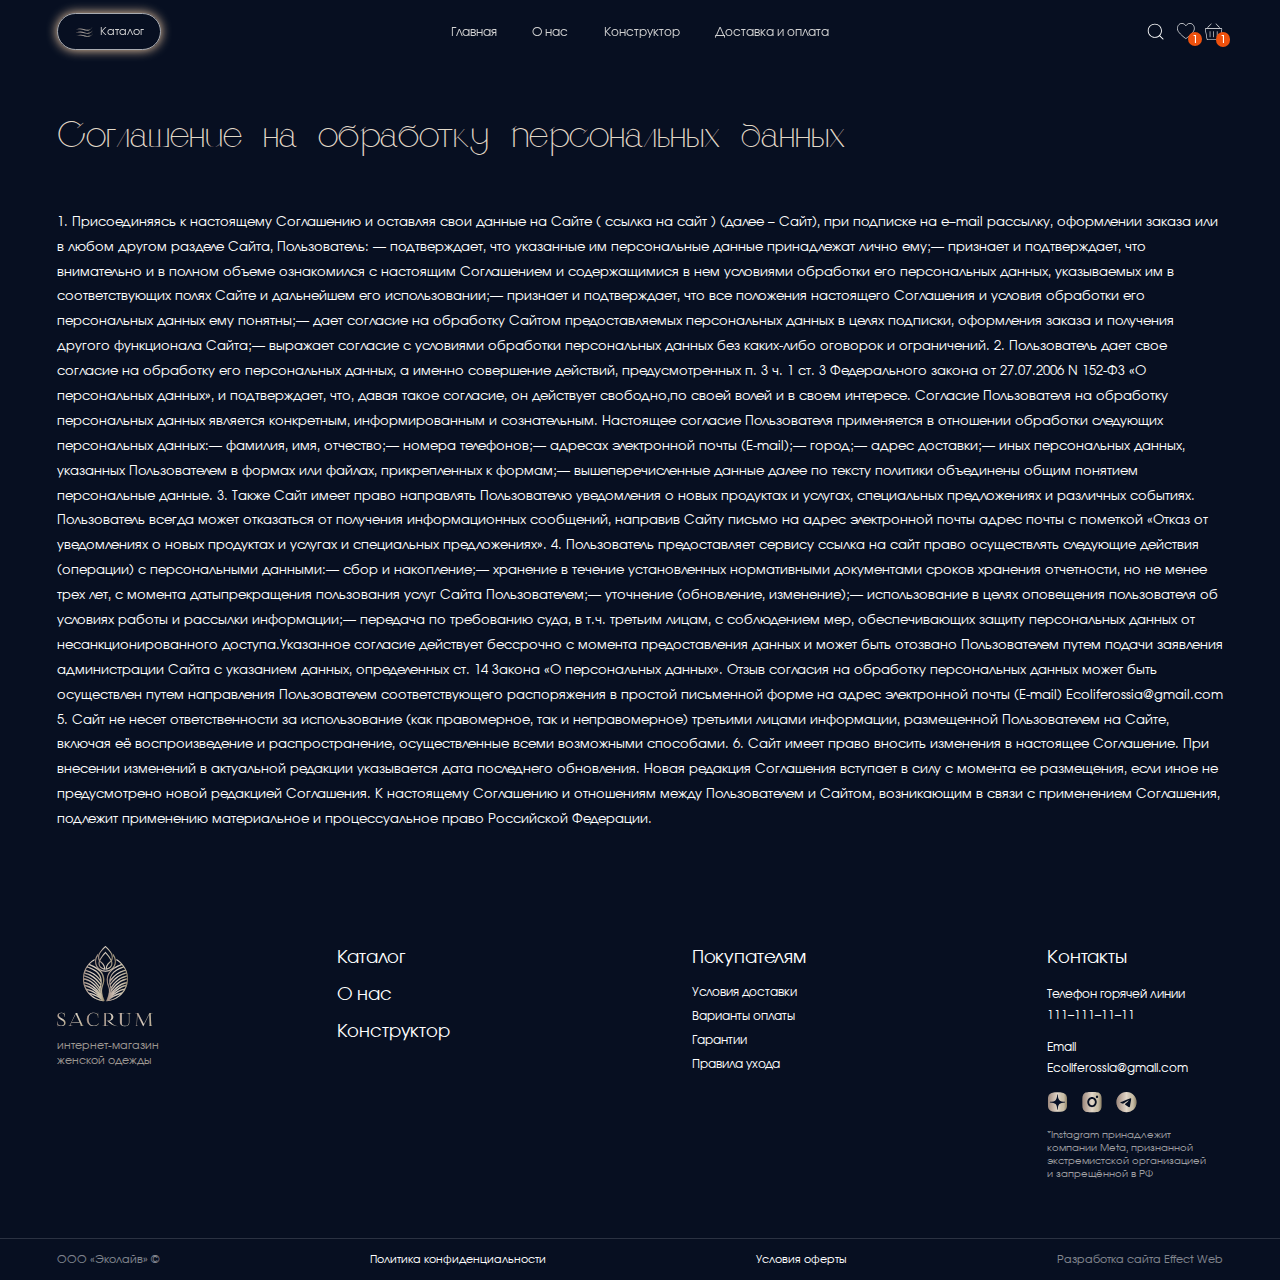
<file: policy.html>
<!DOCTYPE html>
<html lang="ru">

<head>
    <meta charset="UTF-8">
    <meta name="viewport" content="width=device-width, initial-scale=1.0">
    <title>Sacrum</title>
    <link rel="stylesheet" href="https://cdn.jsdelivr.net/npm/swiper@11/swiper-bundle.min.css" />
    <script src="https://cdn.jsdelivr.net/npm/swiper@11/swiper-bundle.min.js"></script>
    <script src="https://code.jquery.com/jquery-3.7.1.min.js"></script>


    <link rel="stylesheet" href="asssets/fonts/stylesheet.css">
    <link rel="stylesheet" href="asssets/css/style.css">
</head>

<body>
    <header id="header">
        <div class="container">
            <div class="header__wrap">
                <div class="header__left">
                    <button class="header__menu_mobile">
                        <svg width="16" height="16" viewBox="0 0 16 16" fill="none" xmlns="http://www.w3.org/2000/svg">
                            <rect y="2.5" width="16" height="1" rx="0.5" fill="white" />
                            <rect y="7.5" width="16" height="1" rx="0.5" fill="white" />
                            <rect y="12.5" width="16" height="1" rx="0.5" fill="white" />
                        </svg>
                    </button>
                    <a href="" class="header__catalog">
                        <svg xmlns="http://www.w3.org/2000/svg" width="23" height="14" viewBox="0 0 23 14" fill="none">
                            <path
                                d="M19.6706 3.54545C20.0762 3.13131 20.3989 2.69123 20.6531 2.27413C20.4246 2.83539 20.1066 3.44894 19.667 4.02527C19.0148 4.88043 18.0957 5.65274 16.8019 6.05386C15.5074 6.45516 13.8243 6.48911 11.6373 5.84365C7.06087 4.49291 4.35578 4.66365 2.78465 5.19126C2.49229 5.28944 2.23955 5.39987 2.02169 5.5149C2.30848 5.25791 2.6692 4.99351 3.11728 4.75664C4.69691 3.92161 7.38927 3.41518 11.8087 4.83391L11.8546 4.69109L11.8087 4.83391C13.8027 5.47398 15.411 5.51955 16.7027 5.21838C17.9949 4.91711 18.9598 4.27127 19.6706 3.54545ZM20.0391 7.05153C20.4447 6.63738 20.7674 6.19731 21.0216 5.78021C20.7931 6.34147 20.4751 6.95502 20.0356 7.53135C19.3833 8.38651 18.4642 9.15882 17.1704 9.55994C15.8759 9.96124 14.1928 9.99519 12.0058 9.34973C7.42937 7.99899 4.72428 8.16973 3.15315 8.69734C2.86079 8.79552 2.60805 8.90595 2.3902 9.02098C2.67698 8.76398 3.0377 8.49959 3.48578 8.26272C5.06541 7.42769 7.75778 6.92125 12.1772 8.33998L12.2231 8.19716L12.1772 8.33999C14.1712 8.98006 15.7795 9.02563 17.0712 8.72446C18.3634 8.42318 19.3283 7.77735 20.0391 7.05153ZM20.4076 10.5576C20.8132 10.1435 21.1359 9.70339 21.3901 9.28629C21.1616 9.84755 20.8436 10.4611 20.4041 11.0374C19.7518 11.8926 18.8327 12.6649 17.5389 13.066C16.2444 13.4673 14.5613 13.5013 12.3743 12.8558C7.79788 11.5051 5.09278 11.6758 3.52165 12.2034C3.2293 12.3016 2.97656 12.412 2.7587 12.5271C3.04549 12.2701 3.4062 12.0057 3.85429 11.7688C5.43391 10.9338 8.12628 10.4273 12.5457 11.8461L12.5916 11.7032L12.5457 11.8461C14.5397 12.4861 16.148 12.5317 17.4397 12.2305C18.7319 11.9293 19.6969 11.2834 20.4076 10.5576Z"
                                fill="url(#paint0_linear_2001_634)" />
                            <path
                                d="M19.6706 3.54545C20.0762 3.13131 20.3989 2.69123 20.6531 2.27413C20.4246 2.83539 20.1066 3.44894 19.667 4.02527C19.0148 4.88043 18.0957 5.65274 16.8019 6.05386C15.5074 6.45516 13.8243 6.48911 11.6373 5.84365C7.06087 4.49291 4.35578 4.66365 2.78465 5.19126C2.49229 5.28944 2.23955 5.39987 2.02169 5.5149C2.30848 5.25791 2.6692 4.99351 3.11728 4.75664C4.69691 3.92161 7.38927 3.41518 11.8087 4.83391L11.8546 4.69109L11.8087 4.83391C13.8027 5.47398 15.411 5.51955 16.7027 5.21838C17.9949 4.91711 18.9598 4.27127 19.6706 3.54545ZM20.0391 7.05153C20.4447 6.63738 20.7674 6.19731 21.0216 5.78021C20.7931 6.34147 20.4751 6.95502 20.0356 7.53135C19.3833 8.38651 18.4642 9.15882 17.1704 9.55994C15.8759 9.96124 14.1928 9.99519 12.0058 9.34973C7.42937 7.99899 4.72428 8.16973 3.15315 8.69734C2.86079 8.79552 2.60805 8.90595 2.3902 9.02098C2.67698 8.76398 3.0377 8.49959 3.48578 8.26272C5.06541 7.42769 7.75778 6.92125 12.1772 8.33998L12.2231 8.19716L12.1772 8.33999C14.1712 8.98006 15.7795 9.02563 17.0712 8.72446C18.3634 8.42318 19.3283 7.77735 20.0391 7.05153ZM20.4076 10.5576C20.8132 10.1435 21.1359 9.70339 21.3901 9.28629C21.1616 9.84755 20.8436 10.4611 20.4041 11.0374C19.7518 11.8926 18.8327 12.6649 17.5389 13.066C16.2444 13.4673 14.5613 13.5013 12.3743 12.8558C7.79788 11.5051 5.09278 11.6758 3.52165 12.2034C3.2293 12.3016 2.97656 12.412 2.7587 12.5271C3.04549 12.2701 3.4062 12.0057 3.85429 11.7688C5.43391 10.9338 8.12628 10.4273 12.5457 11.8461L12.5916 11.7032L12.5457 11.8461C14.5397 12.4861 16.148 12.5317 17.4397 12.2305C18.7319 11.9293 19.6969 11.2834 20.4076 10.5576Z"
                                fill="#FFE9BF" fill-opacity="0.24" style="mix-blend-mode:saturation" />
                            <path
                                d="M19.6706 3.54545C20.0762 3.13131 20.3989 2.69123 20.6531 2.27413C20.4246 2.83539 20.1066 3.44894 19.667 4.02527C19.0148 4.88043 18.0957 5.65274 16.8019 6.05386C15.5074 6.45516 13.8243 6.48911 11.6373 5.84365C7.06087 4.49291 4.35578 4.66365 2.78465 5.19126C2.49229 5.28944 2.23955 5.39987 2.02169 5.5149C2.30848 5.25791 2.6692 4.99351 3.11728 4.75664C4.69691 3.92161 7.38927 3.41518 11.8087 4.83391L11.8546 4.69109L11.8087 4.83391C13.8027 5.47398 15.411 5.51955 16.7027 5.21838C17.9949 4.91711 18.9598 4.27127 19.6706 3.54545ZM20.0391 7.05153C20.4447 6.63738 20.7674 6.19731 21.0216 5.78021C20.7931 6.34147 20.4751 6.95502 20.0356 7.53135C19.3833 8.38651 18.4642 9.15882 17.1704 9.55994C15.8759 9.96124 14.1928 9.99519 12.0058 9.34973C7.42937 7.99899 4.72428 8.16973 3.15315 8.69734C2.86079 8.79552 2.60805 8.90595 2.3902 9.02098C2.67698 8.76398 3.0377 8.49959 3.48578 8.26272C5.06541 7.42769 7.75778 6.92125 12.1772 8.33998L12.2231 8.19716L12.1772 8.33999C14.1712 8.98006 15.7795 9.02563 17.0712 8.72446C18.3634 8.42318 19.3283 7.77735 20.0391 7.05153ZM20.4076 10.5576C20.8132 10.1435 21.1359 9.70339 21.3901 9.28629C21.1616 9.84755 20.8436 10.4611 20.4041 11.0374C19.7518 11.8926 18.8327 12.6649 17.5389 13.066C16.2444 13.4673 14.5613 13.5013 12.3743 12.8558C7.79788 11.5051 5.09278 11.6758 3.52165 12.2034C3.2293 12.3016 2.97656 12.412 2.7587 12.5271C3.04549 12.2701 3.4062 12.0057 3.85429 11.7688C5.43391 10.9338 8.12628 10.4273 12.5457 11.8461L12.5916 11.7032L12.5457 11.8461C14.5397 12.4861 16.148 12.5317 17.4397 12.2305C18.7319 11.9293 19.6969 11.2834 20.4076 10.5576Z"
                                stroke="#070F21" stroke-width="0.3" stroke-linejoin="round" />
                            <defs>
                                <linearGradient id="paint0_linear_2001_634" x1="0.917638" y1="6.99844" x2="22.1735"
                                    y2="6.99844" gradientUnits="userSpaceOnUse">
                                    <stop offset="0.0186222" stop-color="#9A8C84" />
                                    <stop offset="0.4235" stop-color="#D3CCC5" />
                                    <stop offset="0.4999" stop-color="#DED9D1" />
                                    <stop offset="0.5991" stop-color="#D1CAC0" />
                                    <stop offset="0.7129" stop-color="#C7C0B1" />
                                    <stop offset="0.8064" stop-color="#C4BCAC" />
                                    <stop offset="0.8566" stop-color="#B8AF9E" />
                                    <stop offset="0.9516" stop-color="#978E78" />
                                    <stop offset="0.9972" stop-color="#867664" />
                                </linearGradient>
                            </defs>
                        </svg>
                        Каталог
                    </a>
                </div>
                <div class="header__center">
                    <nav>
                        <ul>
                            <li>
                                <a href="">
                                    Главная
                                </a>
                            </li>
                            <li>
                                <a href="">
                                    О нас
                                </a>
                            </li>
                            <li>
                                <a href="">
                                    Конструктор
                                </a>
                            </li>
                            <li>
                                <a href="">
                                    Доставка и оплата
                                </a>
                            </li>
                        </ul>
                    </nav>
                </div>
                <div class="header__right">
                    <div class="header__search__wrap">
                        <input type="text" placeholder="Начните вводить">
                        <button>
                            <svg width="24" height="24" viewBox="0 0 24 24" fill="none"
                                xmlns="http://www.w3.org/2000/svg">
                                <path
                                    d="M20.0313 20.7901C20.4913 21.2501 21.2013 20.5401 20.7413 20.0901L16.9913 16.3301C18.3071 14.8748 19.0343 12.982 19.0313 11.0201C19.0313 6.63006 15.4613 3.06006 11.0713 3.06006C6.68133 3.06006 3.11133 6.63006 3.11133 11.0201C3.11133 15.4101 6.68133 18.9801 11.0713 18.9801C13.0513 18.9801 14.8813 18.2501 16.2813 17.0401L20.0313 20.7901ZM4.11033 11.0201C4.11033 7.18006 7.24033 4.06006 11.0703 4.06006C14.9103 4.06006 18.0303 7.18006 18.0303 11.0201C18.0303 14.8601 14.9103 17.9801 11.0703 17.9801C7.24033 17.9801 4.11033 14.8601 4.11033 11.0201Z"
                                    fill="white" />
                            </svg>
                        </button>
                    </div>
                    <button class="header__search">
                        <svg width="24" height="24" viewBox="0 0 24 24" fill="none" xmlns="http://www.w3.org/2000/svg">
                            <path
                                d="M20.0313 20.7901C20.4913 21.2501 21.2013 20.5401 20.7413 20.0901L16.9913 16.3301C18.3071 14.8748 19.0343 12.982 19.0313 11.0201C19.0313 6.63006 15.4613 3.06006 11.0713 3.06006C6.68133 3.06006 3.11133 6.63006 3.11133 11.0201C3.11133 15.4101 6.68133 18.9801 11.0713 18.9801C13.0513 18.9801 14.8813 18.2501 16.2813 17.0401L20.0313 20.7901ZM4.11033 11.0201C4.11033 7.18006 7.24033 4.06006 11.0703 4.06006C14.9103 4.06006 18.0303 7.18006 18.0303 11.0201C18.0303 14.8601 14.9103 17.9801 11.0703 17.9801C7.24033 17.9801 4.11033 14.8601 4.11033 11.0201Z"
                                fill="white" />
                        </svg>
                    </button>
                    <a href="" class="header__wishlist">
                        <svg width="20" height="19" viewBox="0 0 20 19" fill="none" xmlns="http://www.w3.org/2000/svg">
                            <path
                                d="M9.99953 17.6128C9.99953 17.6128 15.9229 13.4997 18.5027 9.54631C21.0569 5.63304 18.5968 1.28397 15.7002 0.553356C11.8537 -0.417776 9.99953 3.34117 9.99953 3.34117C9.99953 3.34117 8.1456 -0.417776 4.29912 0.553356C1.40222 1.2845 -1.05727 5.63357 1.4964 9.54631C4.07616 13.4997 9.99953 17.6128 9.99953 17.6128Z"
                                stroke="white" stroke-width="0.798191" stroke-linejoin="round" />
                        </svg>

                        <span>
                            1
                        </span>
                    </a>
                    <a href="" class="header__cart">
                        <svg width="20" height="20" viewBox="0 0 20 20" fill="none" xmlns="http://www.w3.org/2000/svg">
                            <path
                                d="M13.6665 9.33512C13.8512 9.33512 13.9998 9.48379 13.9998 9.66846V15.6685C13.9998 15.8531 13.8512 16.0018 13.6665 16.0018C13.4818 16.0018 13.3332 15.8531 13.3332 15.6685V9.66846C13.3332 9.48379 13.4818 9.33512 13.6665 9.33512ZM9.66649 9.33512C9.85116 9.33512 9.99982 9.48379 9.99982 9.66846V15.6685C9.99982 15.8531 9.85116 16.0018 9.66649 16.0018C9.48182 16.0018 9.33316 15.8531 9.33316 15.6685V9.66846C9.33316 9.48379 9.48182 9.33512 9.66649 9.33512ZM5.66649 9.33512C5.85116 9.33512 5.99982 9.48379 5.99982 9.66846V15.6685C5.99982 15.8531 5.85116 16.0018 5.66649 16.0018C5.48182 16.0018 5.33316 15.8531 5.33316 15.6685V9.66846C5.33316 9.48379 5.48182 9.33512 5.66649 9.33512ZM12.3505 0.668457C12.4372 0.668457 12.5192 0.707124 12.5792 0.768457L16.5725 4.76846C16.8672 5.06512 16.3992 5.53846 16.1012 5.24046L12.1078 1.24046C11.8932 1.02846 12.0112 0.668457 12.3505 0.668457ZM6.98249 0.668457C6.89582 0.668457 6.81382 0.707124 6.75382 0.768457L2.76049 4.76846C2.46582 5.06512 2.93382 5.53846 3.23182 5.24046L7.22516 1.24046C7.44116 1.02846 7.32249 0.668457 6.98316 0.668457H6.98249ZM0.999824 6.00179C0.723824 6.00179 0.46849 6.10846 0.275824 6.28979C0.0824903 6.47112 -0.0481764 6.75646 0.00515694 7.05912L2.00516 18.3925C2.04649 18.6258 2.14049 18.8525 2.30716 19.0325C2.47382 19.2111 2.72449 19.3351 3.00049 19.3351H16.3338C16.6098 19.3351 16.8605 19.2111 17.0272 19.0318C17.1938 18.8518 17.2872 18.6265 17.3285 18.3918L19.3285 7.05846C19.3818 6.75646 19.2505 6.47179 19.0578 6.28979C18.8638 6.10846 18.6092 6.00179 18.3332 6.00179H0.999824ZM0.999824 6.66846H18.3332C18.6665 6.66846 18.7092 6.80512 18.6718 6.94446L16.6718 18.2778C16.5918 18.5738 16.5185 18.6685 16.3332 18.6685H2.99982C2.75649 18.6685 2.72649 18.5218 2.66116 18.2778L0.661157 6.94446C0.619824 6.72446 0.833157 6.66846 0.999824 6.66846Z"
                                fill="white" />
                        </svg>

                        <span>
                            1
                        </span>
                    </a>
                </div>
            </div>
        </div>
    </header>
    <section class="policy">
        <div class="container">
            <div class="policy__wrap">
                <div class="policy__title">
                    <h1>
                        Соглашение на обработку персональных данных
                    </h1>
                </div>
                <div class="policy__text">
                    1. Присоединяясь к настоящему Соглашению и оставляя свои данные на Сайте ( <a href="">ссылка на сайт</a> ) (далее –
                    Сайт), при подписке на e–mail рассылку, оформлении заказа или в любом другом разделе Сайта,
                    Пользователь:
                    — подтверждает, что указанные им персональные данные принадлежат лично ему;— признает и
                    подтверждает, что внимательно и в полном объеме ознакомился с настоящим Соглашением и содержащимися
                    в нем условиями обработки его персональных данных, указываемых им в соответствующих полях Сайте и
                    дальнейшем его использовании;— признает и подтверждает, что все положения настоящего Соглашения и
                    условия обработки его персональных данных ему понятны;— дает согласие на обработку Сайтом
                    предоставляемых персональных данных в целях подписки, оформления заказа и получения другого
                    функционала Сайта;— выражает согласие с условиями обработки персональных данных без каких-либо
                    оговорок и ограничений.
                    2. Пользователь дает свое согласие на обработку его персональных данных, а именно совершение
                    действий, предусмотренных п. 3 ч. 1 ст. 3 Федерального закона от 27.07.2006 N 152-ФЗ «О персональных
                    данных», и подтверждает, что, давая такое согласие, он действует свободно,по своей волей и в своем
                    интересе. Согласие Пользователя на обработку персональных данных является конкретным,
                    информированным и сознательным. Настоящее согласие Пользователя применяется в отношении обработки
                    следующих персональных данных:— фамилия, имя, отчество;— номера телефонов;— адресах электронной
                    почты (E-mail);— город;— адрес доставки;— иных персональных данных, указанных Пользователем в формах
                    или файлах, прикрепленных к формам;— вышеперечисленные данные далее по тексту политики объединены
                    общим понятием персональные данные.
                    3. Также Сайт имеет право направлять Пользователю уведомления о новых продуктах и услугах,
                    специальных предложениях и различных событиях. Пользователь всегда может отказаться от получения
                    информационных сообщений, направив Сайту письмо на адрес электронной почты адрес почты с пометкой
                    «Отказ от уведомлениях о новых продуктах и услугах и специальных предложениях».
                    4. Пользователь предоставляет сервису ссылка на сайт право осуществлять следующие действия
                    (операции) с персональными данными:— сбор и накопление;— хранение в течение установленных
                    нормативными документами сроков хранения отчетности, но не менее трех лет, с момента датыпрекращения
                    пользования услуг Сайта Пользователем;— уточнение (обновление, изменение);— использование в целях
                    оповещения пользователя об условиях работы и рассылки информации;— передача по требованию суда, в
                    т.ч. третьим лицам, с соблюдением мер, обеспечивающих защиту персональных данных от
                    несанкционированного доступа.Указанное согласие действует бессрочно с момента предоставления данных
                    и может быть отозвано Пользователем путем подачи заявления администрации Сайта с указанием данных,
                    определенных ст. 14 Закона «О персональных данных». Отзыв согласия на обработку персональных данных
                    может быть осуществлен путем направления Пользователем соответствующего распоряжения в простой
                    письменной форме на адрес электронной почты (E-mail) Ecoliferossia@gmail.com
                    5. Сайт не несет ответственности за использование (как правомерное, так и неправомерное) третьими
                    лицами информации, размещенной Пользователем на Сайте, включая её воспроизведение и распространение,
                    осуществленные всеми возможными способами.
                    6. Сайт имеет право вносить изменения в настоящее Соглашение. При внесении изменений в актуальной
                    редакции указывается дата последнего обновления. Новая редакция Соглашения вступает в силу с момента
                    ее размещения, если иное не предусмотрено новой редакцией Соглашения. К настоящему Соглашению и
                    отношениям между Пользователем и Сайтом, возникающим в связи с применением Соглашения, подлежит
                    применению материальное и процессуальное право Российской Федерации.
                </div>
            </div>
        </div>
    </section>

    <footer>
        <div class="footer__top">
            <div class="container">
                <div class="footer__wrap">
                    <div class="footer__left">
                        <a href="" class="footer__logo">
                            <img src="asssets/images/footer_logo.svg" alt="">
                        </a>
                        <div class="footer__subtitle">
                            интернет-магазин женской одежды
                        </div>
                    </div>
                    <div class="footer__nav_first">
                        <nav>
                            <ul>
                                <li>
                                    <a href="">
                                        Каталог
                                    </a>
                                </li>
                                <li>
                                    <a href="">
                                        О нас
                                    </a>
                                </li>
                                <li>
                                    <a href="">
                                        Конструктор
                                    </a>
                                </li>
                            </ul>
                        </nav>
                    </div>
                    <div class="footer__nav_second">
                        <div class="name">
                            Покупателям
                        </div>
                        <nav>
                            <ul>
                                <li>
                                    <a href="">
                                        Условия доставки
                                    </a>
                                </li>
                                <li>
                                    <a href="">
                                        Варианты оплаты
                                    </a>
                                </li>
                                <li>
                                    <a href="">
                                        Гарантии
                                    </a>
                                </li>
                                <li>
                                    <a href="">
                                        Правила ухода
                                    </a>
                                </li>
                            </ul>
                        </nav>
                    </div>
                    <div class="footer__contact">
                        <div class="name">
                            Контакты
                        </div>
                        <div class="tel">
                            <span class="text">
                                Телефон горячей линии
                            </span>
                            <a href="" class="">
                                111–111–11–11
                            </a>
                        </div>
                        <div class="mail">
                            <span class="text">
                                Email
                            </span>
                            <a href="">
                                Ecoliferossia@gmail.com
                            </a>
                        </div>
                        <div class="footer_socies">
                            <a href="" class="item">
                                <img src="asssets/images/dzen.svg" alt="">
                            </a>
                            <a href="" class="item">
                                <img src="asssets/images/inst.svg" alt="">
                            </a>
                            <a href="" class="item">
                                <img src="asssets/images/telegram.svg" alt="">
                            </a>
                        </div>
                        <div class="inst__text">
                            *Instagram принадлежит компании Meta, признанной экстремистской организацией и запрещённой
                            в РФ
                        </div>
                    </div>
                </div>
            </div>
        </div>

        <div class="footer__bottom">
            <div class="container">
                <div class="footer__bottom__wrap">
                    <div class="footer__bottom__copyright">
                        ООО «Эколайв» ©
                    </div>
                    <a href="" class="footer__bottom__policy">
                        Политика конфиденциальности
                    </a>
                    <a href="" class="footer__bottom__oferta">
                        Условия оферты
                    </a>
                    <a href="" class="footer__bottom__razrab">
                        Разработка сайта Effect Web
                    </a>
                </div>
            </div>
        </div>
    </footer>
    <div class="mobile_menu">
        <div class="mobile_menu__container">
            <div class="mobile_menu__wrap">
                <div class="mobile_menu__close_btn">
                    <button class="mobile_menu__close">
                        <svg xmlns="http://www.w3.org/2000/svg" width="32" height="32" viewBox="0 0 32 32" fill="none">
                            <path d="M8 8L24 24M24 8L8 24" stroke="white" stroke-width="1.33333"
                                stroke-linecap="round" />
                        </svg>
                    </button>
                </div>
                <div class="mobile_menu__main">
                    <a href="" class="mobile_menu__catalog">
                        Каталог
                    </a>
                    <nav>
                        <ul>
                            <li>
                                <a href="">
                                    Конструктор
                                </a>
                            </li>
                            <li>
                                <a href="">
                                    Главная
                                </a>
                            </li>
                            <li>
                                <a href="">
                                    О нас
                                </a>
                            </li>
                            <li>
                                <a href="">
                                    Доставка и оплата
                                </a>
                            </li>
                            <li>
                                <a href="">
                                    Контакты
                                </a>
                            </li>
                        </ul>
                    </nav>
                </div>
            </div>
        </div>
    </div>
    <div class="popup_bg"></div>
    <div class="addproduct_popup">
        <div class="addproduct_popup__container">
            <button class="addproduct_popup__close">
                <svg xmlns="http://www.w3.org/2000/svg" width="33" height="32" viewBox="0 0 33 32" fill="none">
                    <path d="M8.5 8L24.5 24M24.5 8L8.5 24" stroke="white" stroke-width="1.33333"
                        stroke-linecap="round" />
                </svg>
            </button>
            <div class="addproduct_popup__wrap">
                <form action="">
                    <div class="addproduct_popup__color">
                        <div class="name">
                            Цвет
                        </div>
                        <div class="content">
                            <div class="radio">
                                <input class="custom-radio" type="radio" id="color-2" name="color" value="color2">
                                <label for="color-2">
                                    <img src="asssets/images/color.png" alt="">
                                </label>
                            </div>
                            <div class="radio">
                                <input class="custom-radio" type="radio" id="color-3" name="color" value="color3">
                                <label for="color-3">
                                    <img src="asssets/images/color.png" alt="">
                                </label>
                            </div>
                            <div class="radio">
                                <input class="custom-radio" type="radio" id="color-4" name="color" value="color4">
                                <label for="color-4">
                                    <img src="asssets/images/color.png" alt="">
                                </label>
                            </div>
                            <div class="radio">
                                <input class="custom-radio" type="radio" id="color-5" name="color" value="color5">
                                <label for="color-5">
                                    <img src="asssets/images/color.png" alt="">
                                </label>
                            </div>
                        </div>
                    </div>
                    <div class="addproduct_popup__size">
                        <div class="name">
                            Размер
                        </div>
                        <div class="content">
                            <div class="radio">
                                <input class="custom-radio" type="radio" id="size-1" name="size" value="size">
                                <label for="size-1">41</label>
                            </div>
                            <div class="radio">
                                <input class="custom-radio" type="radio" id="size-2" name="size" value="size">
                                <label for="size-2">42</label>
                            </div>
                            <div class="radio">
                                <input class="custom-radio" type="radio" id="size-3" name="size" value="size">
                                <label for="size-3">43</label>
                            </div>
                            <div class="radio">
                                <input class="custom-radio" type="radio" id="size-4" name="size" value="size">
                                <label for="size-4">44</label>
                            </div>
                        </div>
                    </div>
                    <a href="" class="addproduct_popup__btn">
                        Добавить в корзину
                    </a>
                </form>
            </div>
        </div>
    </div>
    <div class="roll_popup">
        <div class="roll_popup__container">
            <button class="roll_popup__close">
                <svg xmlns="http://www.w3.org/2000/svg" width="33" height="33" viewBox="0 0 33 33" fill="none">
                    <path d="M8.5 8.5L24.5 24.5M24.5 8.5L8.5 24.5" stroke="white" stroke-width="1.33333"
                        stroke-linecap="round" />
                </svg>
            </button>
            <div class="roll_popup__wrap">
                <div class="roll_popup__left">
                    <div class="roll_popup__left__wrap">
                        <div class="roll_popup__arow">
                            <svg width="33" height="23" viewBox="0 0 33 23" fill="none"
                                xmlns="http://www.w3.org/2000/svg">
                                <path
                                    d="M0.631836 0.991719L17.1318 22.9072L32.6318 0.907211C19.9679 -0.263595 13.1422 -0.216521 0.631836 0.991719Z"
                                    fill="url(#paint0_linear_348_5341)" />
                                <path
                                    d="M0.631836 0.991719L17.1318 22.9072L32.6318 0.907211C19.9679 -0.263595 13.1422 -0.216521 0.631836 0.991719Z"
                                    fill="#FFE9BF" fill-opacity="0.24" style="mix-blend-mode:saturation" />
                                <defs>
                                    <linearGradient id="paint0_linear_348_5341" x1="0.64314" y1="11.4793" x2="32.7591"
                                        y2="11.4793" gradientUnits="userSpaceOnUse">
                                        <stop offset="0.0186222" stop-color="#9A8C84" />
                                        <stop offset="0.4235" stop-color="#D3CCC5" />
                                        <stop offset="0.4999" stop-color="#DED9D1" />
                                        <stop offset="0.5991" stop-color="#D1CAC0" />
                                        <stop offset="0.7129" stop-color="#C7C0B1" />
                                        <stop offset="0.8064" stop-color="#C4BCAC" />
                                        <stop offset="0.8566" stop-color="#B8AF9E" />
                                        <stop offset="0.9516" stop-color="#978E78" />
                                        <stop offset="0.9972" stop-color="#867664" />
                                    </linearGradient>
                                </defs>
                            </svg>
                        </div>
                        <div class="roll_popup__wheel" id="wheel">
                            <img src="asssets/images/wheel.svg" alt="">
                        </div>
                        <div class="roll_popup__whell_bg">
                            <svg width="120" height="160" viewBox="0 0 120 160" fill="none"
                                xmlns="http://www.w3.org/2000/svg">
                                <path
                                    d="M70.3586 157.171C60.676 155.893 50.9491 156.508 41.4076 159.093C41.2142 159.145 41.0212 159.198 40.8285 159.252L40.2764 157.232L7.56642 36.5103L0 8.60174C0.195955 8.5481 0.392012 8.49471 0.588182 8.44156C0.853827 8.36958 1.11952 8.29808 1.38527 8.22707C30.9891 0.316397 61.248 -1.61347 91.3695 2.51653C100.961 3.80669 110.517 5.73778 119.905 8.26614L119.568 9.64672L112.505 36.2944L112.09 37.5913L89.0801 124.438L88.8125 125.765L80.4682 157.153L79.9315 159.152C76.7995 158.284 73.6056 157.623 70.3586 157.171Z"
                                    fill="url(#paint0_linear_348_5364)" fill-opacity="0.2" />
                                <defs>
                                    <linearGradient id="paint0_linear_348_5364" x1="0.0423556" y1="79.8088" x2="120.382"
                                        y2="79.8088" gradientUnits="userSpaceOnUse">
                                        <stop offset="0.0186222" stop-color="#9A8C84" />
                                        <stop offset="0.4235" stop-color="#D3CCC5" />
                                        <stop offset="0.4999" stop-color="#DED9D1" />
                                        <stop offset="0.5991" stop-color="#D1CAC0" />
                                        <stop offset="0.7129" stop-color="#C7C0B1" />
                                        <stop offset="0.8064" stop-color="#C4BCAC" />
                                        <stop offset="0.8566" stop-color="#B8AF9E" />
                                        <stop offset="0.9516" stop-color="#978E78" />
                                        <stop offset="0.9972" stop-color="#867664" />
                                    </linearGradient>
                                </defs>
                            </svg>
                        </div>
                        <div class="roll_popup__arrow_center">
                            <img src="asssets/images/roll_arow_center.svg" alt="">
                        </div>
                    </div>
                </div>
                <div class="roll_popup__right">
                    <div class="roll_popup__right__main">
                        <div class="roll_popup__title">
                            <div class="ico">
                                <img src="asssets/images/rol_ico1.svg" alt="">
                            </div>
                            <div class="title">
                                Следуй за космическим компасом вселенной
                            </div>
                            <div class="ico">
                                <img src="asssets/images/rol_ico2.svg" alt="">
                            </div>
                        </div>
                        <div class="roll_popup__text">
                            Путь всего живого пронизан звёздной нитью и окружён гармонией галактик. Каким будет этот
                            путь: чарующим, ярким и творческим или гармоничным, нежным и волшебным. У вселенной уже есть
                            свой план, готова узнать его?
                        </div>
                        <button class="roll_popup__btn" id="spinButton">
                            Крутить колесо фортуны
                        </button>
                    </div>
                    <div class="roll_popup__load">
                        <div class="load__line">
                            <span>
                                <img src="asssets/images/load_star.svg" alt="">
                            </span>
                            <span>
                                <img src="asssets/images/load_star.svg" alt="">
                            </span>
                            <span>
                                <img src="asssets/images/load_star.svg" alt="">
                            </span>
                        </div>
                        <div class="load__text">
                            До получения предсказания осталась пара мгновений
                        </div>
                    </div>
                    <div class="roll_popup__sucsess">
                        <div class="roll_popup__title">
                            <div class="ico">
                                <img src="asssets/images/rol_ico1.svg" alt="">
                            </div>
                            <div class="title">
                                Следуй за космическим компасом вселенной
                            </div>
                            <div class="ico">
                                <img src="asssets/images/rol_ico2.svg" alt="">
                            </div>
                        </div>
                        <div class="roll_popup__text">
                            Путь всего живого пронизан звёздной нитью и окружён гармонией галактик. Каким будет этот
                            путь: чарующим, ярким и творческим или гармоничным, нежным и волшебным. У вселенной уже есть
                            свой план, готова узнать его?
                        </div>
                        <div class="roll_popup__promocod">
                            <div class="star">
                                <img src="asssets/images/load_star.svg" alt="">
                            </div>
                            <div class="content">
                                <div class="line">
                                    <p>Дарим скидку 20% на первый</p>
                                </div>
                                <div class="line">
                                    <p>заказ по промокоду</p>
                                    <button id="copyButton">
                                        <span>
                                            123456
                                        </span>
                                        <img src="asssets/images/copy.svg" alt="">
                                    </button>
                                </div>
                            </div>
                            <div class="star">
                                <img src="asssets/images/load_star.svg" alt="">
                            </div>
                        </div>
                    </div>
                </div>
            </div>
        </div>
    </div>
    <div class="philosophy_popup">
        <div class="philosophy_popup__container">
            <button class="philosophy_popup__close">
                <svg xmlns="http://www.w3.org/2000/svg" width="33" height="32" viewBox="0 0 33 32" fill="none">
                    <path d="M8.5 8L24.5 24M24.5 8L8.5 24" stroke="white" stroke-width="1.33333"
                        stroke-linecap="round" />
                </svg>
            </button>
            <div class="philosophy_popup__wrap">
                <img src="asssets/images/about_logo.svg" alt="" class="logo">
                <div class="philosophy_popup__title">
                    Философия бренда
                </div>
                <div class="philosophy_popup__text">
                    Lorem Ipsum is simply dummy text of the printing and typesetting industry. Lorem Ipsum has been the industry's standard dummy text ever since the 1500s, when an unknown printer took a galley of type and scrambled it to make a type specimen book. It has survived not only five centuries, but also the leap into electronic typesetting, remaining essentially unchanged. It was popularised in the 1960s with the release of Letraset sheets containing Lorem Ipsum passages, and more recently with desktop publishing software like Aldus PageMaker including versions of Lorem Ipsum.
                </div>
            </div>
        </div>
    </div>
    <div class="filter_popup">
        <div class="filter_popup__container">
            <div class="filter_popup__wrap">
                <div class="filter_popup__header">
                    <div class="filter_popup__header_left">
                        <button class="filter_popup__close">
                            <svg xmlns="http://www.w3.org/2000/svg" width="35" height="35" viewBox="0 0 35 35"
                                fill="none">
                                <path d="M21.1519 10.3595L13.8602 17.6512L21.1519 24.9429" stroke="white"
                                    stroke-width="1.45833" stroke-linecap="round" stroke-linejoin="round" />
                            </svg>
                        </button>
                    </div>
                    <div class="filter_popup__header_center">
                        Фильтры
                    </div>
                    <div class="filter_popup__header_right">
                        <button class="filter_popup__clear">
                            Сбросить всё
                        </button>
                    </div>
                </div>
                <div class="filter_popup__main">
                    <button class="filter_popup__sort_btn">
                        Сортировать
                    </button>
                    <details class="filter_category">
                        <summary>Пижамы</summary>
                        <div class="content">
                            <ul>
                                <li>
                                    <a href="">
                                        Гармония души и тела
                                    </a>
                                </li>
                                <li>
                                    <a href="">
                                        Гармония души и тела
                                    </a>
                                </li>
                                <li>
                                    <a href="">
                                        Гармония души и тела
                                    </a>
                                </li>
                            </ul>
                        </div>
                    </details>
                    <details class="filter_news">
                        <summary>Новинки</summary>
                        <div class="content">
                            <ul>
                                <li>
                                    <a href="">
                                        Гармония души и тела
                                    </a>
                                </li>
                                <li>
                                    <a href="">
                                        Гармония души и тела
                                    </a>
                                </li>
                                <li>
                                    <a href="">
                                        Гармония души и тела
                                    </a>
                                </li>
                            </ul>
                        </div>
                    </details>
                    <details class="filter_size">
                        <summary>Размер</summary>
                        <div class="content">
                            <div class="checkbox">
                                <input class="custom-checkbox" type="checkbox" id="size-111" name="filter_size2"
                                    value="ХS">
                                <label for="size-111">ХS </label>
                            </div>
                            <div class="checkbox">
                                <input class="custom-checkbox" type="checkbox" id="size-222" name="filter_size2"
                                    value="S">
                                <label for="size-222">S</label>
                            </div>
                            <div class="checkbox">
                                <input class="custom-checkbox" type="checkbox" id="size-333" name="filter_size2"
                                    value="M">
                                <label for="size-333">M</label>
                            </div>
                            <div class="checkbox">
                                <input class="custom-checkbox" type="checkbox" id="size-444" name="filter_size2"
                                    value="L">
                                <label for="size-444">L</label>
                            </div>

                        </div>
                    </details>
                    <details class="filter_color">
                        <summary>Цвет</summary>
                        <div class="content">
                            <div class="checkbox">
                                <input class="custom-checkbox" type="checkbox" id="color-11" name="filter_color"
                                    value="color-11">
                                <label for="color-11">
                                    <img src="asssets/images/color.png" alt="">
                                </label>
                            </div>
                            <div class="checkbox">
                                <input class="custom-checkbox" type="checkbox" id="color-22" name="filter_color"
                                    value="color-11">
                                <label for="color-22">
                                    <img src="asssets/images/color.png" alt="">
                                </label>
                            </div>
                            <div class="checkbox">
                                <input class="custom-checkbox" type="checkbox" id="color-33" name="filter_color"
                                    value="color-11">
                                <label for="color-33">
                                    <img src="asssets/images/color.png" alt="">
                                </label>
                            </div>
                            <div class="checkbox">
                                <input class="custom-checkbox" type="checkbox" id="color-44" name="filter_color"
                                    value="color-11">
                                <label for="color-44">
                                    <img src="asssets/images/color.png" alt="">
                                </label>
                            </div>
                        </div>
                    </details>
                    <details class="filter_price">
                        <summary>Цена</summary>
                        <div class="content">

                            <div class="custom-wrapper">

                                <div class="price-input-container">
                                    <div class="slider-container">
                                        <div class="price-slider">
                                        </div>
                                    </div>
                                </div>
                                <div class="range-input">
                                    <input type="range" class="min-range" min="0" max="10000" value="2500" step="1">
                                    <input type="range" class="max-range" min="0" max="10000" value="8500" step="1">
                                </div>
                                <div class="price-input">
                                    <div class="price-field">

                                        <input type="number" class="min-input" value="2500">
                                    </div>
                                    <span>
                                        <svg width="15" height="2" viewBox="0 0 15 2" fill="none"
                                            xmlns="http://www.w3.org/2000/svg">
                                            <line x1="0.980713" y1="1" x2="14.0191" y2="1" stroke="white" />
                                        </svg>
                                    </span>
                                    <div class="price-field">

                                        <input type="number" class="max-input" value="8500">
                                    </div>
                                </div>
                            </div>
                        </div>
                    </details>
                    <button class="filter_popup__btn_sucsess">
                        Применить
                    </button>
                </div>
            </div>
        </div>
    </div>
    <div class="sort_popup">
        <div class="sort_popup__container">
            <div class="sort_popup__wrap">
                <div class="sort_popup__header">
                    <button class="sort_popup__close">
                        <svg xmlns="http://www.w3.org/2000/svg" width="35" height="35" viewBox="0 0 35 35" fill="none">
                            <path d="M21.1519 10.3595L13.8602 17.6512L21.1519 24.9429" stroke="white"
                                stroke-width="1.45833" stroke-linecap="round" stroke-linejoin="round" />
                        </svg>
                    </button>
                    <div class="sort_popup__name">
                        Сортировать
                    </div>
                </div>
                <div class="sort_popup__main">
                    <div class="radio">
                        <input class="custom-radio" type="radio" id="sortpopup-1" name="sortpopup" value="indigo">
                        <label for="sortpopup-1">По популярности</label>
                    </div>
                    <div class="radio">
                        <input class="custom-radio" type="radio" id="sortpopup-2" name="sortpopup" value="indigo">
                        <label for="sortpopup-2">По возрастанию цены</label>
                    </div>
                    <div class="radio">
                        <input class="custom-radio" type="radio" id="sortpopup-3" name="sortpopup" value="indigo">
                        <label for="sortpopup-3">По убыванию цены</label>
                    </div>
                    <div class="radio">
                        <input class="custom-radio" type="radio" id="sortpopup-4" name="sortpopup" value="indigo">
                        <label for="sortpopup-4">По новизне</label>
                    </div>

                </div>
            </div>
        </div>
    </div>
    <div class="thankyou_popup">
        <div class="thankyou_popup__container">
            <button class="thankyou_popup__close">
                <svg xmlns="http://www.w3.org/2000/svg" width="33" height="32" viewBox="0 0 33 32" fill="none">
                    <path d="M8.5 8L24.5 24M24.5 8L8.5 24" stroke="white" stroke-width="1.33333"
                        stroke-linecap="round" />
                </svg>
            </button>
            <div class="thankyou_popup__wrap">
                <img src="asssets/images/about_logo.svg" alt="" class="logo">
                <div class="thankyou_popup__title">
                    Благодарим за отзыв!
                </div>
                <div class="thankyou_popup__text">
                    Вы помогаете нам стать чуточку лучше
                </div>
            </div>
        </div>
    </div>
    <div class="charitable_popup">
        <div class="charitable_popup__container">
            <button class="charitable_popup__close">
                <img src="asssets/images/close.svg" alt="" srcset="">
            </button>
            <div class="charitable_popup__wrap">
                <img src="asssets/images/about_logo.svg" alt="" class="logo">
                <div class="charitable_popup__title">
                    <p>
                        Благодарим за покупку. Информацию о заказе направим
                    </p>
                    <p>
                        на указанный e–mail в ближайшее время
                        <img src="asssets/images/hands.svg" alt="">
                    </p>
                </div>
                <div class="charitable_popup__content">
                    <div class="charitable_popup__text">
                        Часть суммы от каждого заказа жертвуем на благотворительность
                    </div>
                    <div class="charitable_popup__value">
                        <div class="text">
                            Выбери кому хочешь помочь
                            <img src="asssets/images/heart.svg" alt="">
                        </div>
                        <div class="list">
                            <div class="radio">
                                <input class="custom-radio" type="radio" id="fond-2" name="fond" value="fond2">
                                <label for="fond-2">
                                    <div class="img">
                                        <img src="asssets/images/fond.png" alt="">
                                    </div>
                                    <div class="name">
                                        Фонд Твори добро
                                    </div>
                                </label>
                            </div>
                            <div class="radio">
                                <input class="custom-radio" type="radio" id="fond-3" name="fond" value="fond3">
                                <label for="fond-3">
                                    <div class="img">
                                        <img src="asssets/images/fond.png" alt="">
                                    </div>
                                    <div class="name">
                                        Фонд Твори добро
                                    </div>
                                </label>
                            </div>
                            <div class="radio">
                                <input class="custom-radio" type="radio" id="fond-4" name="fond" value="fond4">
                                <label for="fond-4">
                                    <div class="img">
                                        <img src="asssets/images/fond.png" alt="">
                                    </div>
                                    <div class="name">
                                        Фонд Твори добро
                                    </div>
                                </label>
                            </div>
                            <div class="radio">
                                <input class="custom-radio" type="radio" id="fond-5" name="fond" value="fond5">
                                <label for="fond-5">
                                    <div class="img">
                                        <img src="asssets/images/fond.png" alt="">
                                    </div>
                                    <div class="name">
                                        Фонд Твори добро
                                    </div>
                                </label>
                            </div>
                            <div class="radio">
                                <input class="custom-radio" type="radio" id="fond-6" name="fond" value="fond6">
                                <label for="fond-6">
                                    <div class="img">
                                        <img src="asssets/images/fond.png" alt="">
                                    </div>
                                    <div class="name">
                                        Фонд Твори добро
                                    </div>
                                </label>
                            </div>
                        </div>
                    </div>
                    <a href="" class="charitable_popup__btn">
                        Помочь фонду
                    </a>
                    <div class="charitable_popup__bottom_text">
                        Каждое маленькое добро, как капля росы на утреннем цветке, наполняет мир светом и гармонией и
                        возвращается вам добром
                    </div>
                </div>
            </div>
        </div>
    </div>
    <div class="tablesize_popup">
        <div class="tablesize_popup__container">
            <button class="tablesize_popup__close">
                <svg xmlns="http://www.w3.org/2000/svg" width="33" height="32" viewBox="0 0 33 32" fill="none">
                    <path d="M8.5 8L24.5 24M24.5 8L8.5 24" stroke="white" stroke-width="1.33333"
                        stroke-linecap="round" />
                </svg>
            </button>
            <div class="tablesize_popup__wrap">
                <div class="tablesize_popup__left">
                    <img src="asssets/images/tablesize.png" alt="">
                </div>
                <div class="tablesize_popup__right">
                    <div class="tablesize_popup__title">
                        Таблица размеров
                    </div>
                    <div class="tablesize_popup__text">
                        Обхват груди (1) : Сантиметровая лента строго горизонтально проходит по наиболее выступающим
                        точкам. <br>
                        Обхват талии (2) : По самой узкой части тела. <br>
                        Обхват бёдер (3) : По наиболее выступающим точкам ягодиц <br>
                    </div>
                    <div class="tablesize_popup__table">
                        <table>
                            <thead>
                                <tr>
                                    <th>
                                        EUR
                                    </th>
                                    <th>
                                        Rus
                                    </th>
                                    <th>
                                        Обхват груди <br>
                                        <span>см</span>

                                    </th>
                                    <th>
                                        Обхват талии <br>
                                        <span>см</span>
                                    </th>
                                    <th>
                                        Рост <br>
                                        <span>см</span>
                                    </th>
                                </tr>
                            </thead>
                            <tr>
                                <td>
                                    xxs
                                </td>
                                <td>
                                    40
                                </td>
                                <td>
                                    76-80
                                </td>
                                <td>
                                    58-62
                                </td>
                                <td>
                                    84-88
                                </td>
                            </tr>
                            <tr>
                                <td>
                                    xxs
                                </td>
                                <td>
                                    40
                                </td>
                                <td>
                                    76-80
                                </td>
                                <td>
                                    58-62
                                </td>
                                <td>
                                    84-88
                                </td>
                            </tr>
                            <tr>
                                <td>
                                    xxs
                                </td>
                                <td>
                                    40
                                </td>
                                <td>
                                    76-80
                                </td>
                                <td>
                                    58-62
                                </td>
                                <td>
                                    84-88
                                </td>
                            </tr>
                            <tr>
                                <td>
                                    xxs
                                </td>
                                <td>
                                    40
                                </td>
                                <td>
                                    76-80
                                </td>
                                <td>
                                    58-62
                                </td>
                                <td>
                                    84-88
                                </td>
                            </tr>
                            <tr>
                                <td>
                                    xxs
                                </td>
                                <td>
                                    40
                                </td>
                                <td>
                                    76-80
                                </td>
                                <td>
                                    58-62
                                </td>
                                <td>
                                    84-88
                                </td>
                            </tr>
                            <tr>
                                <td>
                                    xxs
                                </td>
                                <td>
                                    40
                                </td>
                                <td>
                                    76-80
                                </td>
                                <td>
                                    58-62
                                </td>
                                <td>
                                    84-88
                                </td>
                            </tr>
                            <tr>
                                <td>
                                    xxs
                                </td>
                                <td>
                                    40
                                </td>
                                <td>
                                    76-80
                                </td>
                                <td>
                                    58-62
                                </td>
                                <td>
                                    84-88
                                </td>
                            </tr>
                        </table>
                    </div>
                </div>
            </div>
        </div>
    </div>
    <div class="review_popup">
        <div class="review_popup__container">
            <button class="review_popup__close">
                <svg xmlns="http://www.w3.org/2000/svg" width="33" height="32" viewBox="0 0 33 32" fill="none">
                    <path d="M8.5 8L24.5 24M24.5 8L8.5 24" stroke="white" stroke-width="1.33333"
                        stroke-linecap="round" />
                </svg>
            </button>
            <div class="review_popup__wrap">
                <div class="review_popup__title">
                    Добавьте отзыв
                </div>
                <div class="review_popup__content">
                    <form action="">
                        <input type="text" placeholder="ФИО*">
                        <input type="text" placeholder="E-mail*">
                        <textarea name="" id="" placeholder="Комментарий / Вопрос*"></textarea>
                        <div class="review_popup__btn">
                            <button>
                                Отправить
                            </button>
                            <div class="checkbox">
                                <input class="custom-checkbox" type="checkbox" id="color-1" name="color-1"
                                    value="indigo">
                                <label for="color-1">Нажимая «Отправить», я даю согласие на <a href="">обработку
                                        персональных
                                        данных</a></label>
                            </div>
                        </div>
                    </form>
                </div>
            </div>
        </div>
    </div>
    <div class="wishlist_popup">
        <div class="wishlist_popup__container">
            <div class="wishlist_popup__wrap">
                <div class="wishlist_popup__header">
                    <div class="wishlist_popup__title">
                        Избранное
                    </div>
                    <button class="wishlist_popup__close">
                        <svg xmlns="http://www.w3.org/2000/svg" width="33" height="32" viewBox="0 0 33 32" fill="none">
                            <path d="M8.5 8L24.5 24M24.5 8L8.5 24" stroke="white" stroke-width="1.33333"
                                stroke-linecap="round" />
                        </svg>
                    </button>
                </div>
                <div class="wishlist_popup__main">
                    <div class="wishlist_popup__item">
                        <div class="wishlist_popup__item__img">
                            <img src="asssets/images/product.png" alt="">
                        </div>
                        <div class="wishlist_popup__item__info">
                            <div class="wishlist_popup__item__header">
                                <div class="wishlist_popup__item__name">
                                    Рубашка «Волшебные сновидения»
                                </div>
                                <a href="" class="wishlist_popup__item__delete">
                                    <svg xmlns="http://www.w3.org/2000/svg" width="24" height="24" viewBox="0 0 24 24"
                                        fill="none">
                                        <path d="M6 6L18 18M18 6L6 18" stroke="white" stroke-linecap="round" />
                                    </svg>
                                </a>
                            </div>
                            <div class="wishlist_popup__item__character">
                                <ul>
                                    <li>
                                        Артикул: 123456
                                    </li>
                                    <li>
                                        Цвет: синий
                                    </li>
                                    <li>
                                        Размер: 44
                                    </li>
                                </ul>
                            </div>
                            <div class="wishlist_popup__item__bottom">
                                <div class="wishlist_popup__item__left">
                                    <div class="number" data-step="1" data-min="1" data-max="100">
                                        <input class="number-text" type="text" name="count" value="1">
                                        <a href="#" class="number-minus">
                                            <svg width="8" height="2" viewBox="0 0 8 2" fill="none"
                                                xmlns="http://www.w3.org/2000/svg">
                                                <path d="M8 0.75V1.25H0V0.75H8Z"
                                                    fill="url(#paint0_linear_182_7693)" />
                                                <path d="M8 0.75V1.25H0V0.75H8Z" fill="#FFE9BF"
                                                    fill-opacity="0.24" style="mix-blend-mode:saturation" />
                                                <defs>
                                                    <linearGradient id="paint0_linear_182_7693" x1="0.00282594"
                                                        y1="0.999942" x2="8.03182" y2="0.999942"
                                                        gradientUnits="userSpaceOnUse">
                                                        <stop offset="0.0186222" stop-color="#9A8C84" />
                                                        <stop offset="0.4235" stop-color="#D3CCC5" />
                                                        <stop offset="0.4999" stop-color="#DED9D1" />
                                                        <stop offset="0.5991" stop-color="#D1CAC0" />
                                                        <stop offset="0.7129" stop-color="#C7C0B1" />
                                                        <stop offset="0.8064" stop-color="#C4BCAC" />
                                                        <stop offset="0.8566" stop-color="#B8AF9E" />
                                                        <stop offset="0.9516" stop-color="#978E78" />
                                                        <stop offset="0.9972" stop-color="#867664" />
                                                    </linearGradient>
                                                </defs>
                                            </svg>
                                        </a>
                                        <a href="#" class="number-plus">
                                            <svg width="8" height="8" viewBox="0 0 8 8" fill="none"
                                                xmlns="http://www.w3.org/2000/svg">
                                                <path d="M3.75 0H4.25V8H3.75V0Z"
                                                    fill="url(#paint0_linear_182_7696)" />
                                                <path d="M3.75 0H4.25V8H3.75V0Z" fill="#FFE9BF"
                                                    fill-opacity="0.24" style="mix-blend-mode:saturation" />
                                                <path d="M8 3.74414V4.24414H0V3.74414H8Z"
                                                    fill="url(#paint1_linear_182_7696)" />
                                                <path d="M8 3.74414V4.24414H0V3.74414H8Z" fill="#FFE9BF"
                                                    fill-opacity="0.24" style="mix-blend-mode:saturation" />
                                                <defs>
                                                    <linearGradient id="paint0_linear_182_7696" x1="0.00282594"
                                                        y1="3.99907" x2="8.03182" y2="3.99907"
                                                        gradientUnits="userSpaceOnUse">
                                                        <stop offset="0.0186222" stop-color="#9A8C84" />
                                                        <stop offset="0.4235" stop-color="#D3CCC5" />
                                                        <stop offset="0.4999" stop-color="#DED9D1" />
                                                        <stop offset="0.5991" stop-color="#D1CAC0" />
                                                        <stop offset="0.7129" stop-color="#C7C0B1" />
                                                        <stop offset="0.8064" stop-color="#C4BCAC" />
                                                        <stop offset="0.8566" stop-color="#B8AF9E" />
                                                        <stop offset="0.9516" stop-color="#978E78" />
                                                        <stop offset="0.9972" stop-color="#867664" />
                                                    </linearGradient>
                                                    <linearGradient id="paint1_linear_182_7696" x1="0.00282594"
                                                        y1="3.99907" x2="8.03182" y2="3.99907"
                                                        gradientUnits="userSpaceOnUse">
                                                        <stop offset="0.0186222" stop-color="#9A8C84" />
                                                        <stop offset="0.4235" stop-color="#D3CCC5" />
                                                        <stop offset="0.4999" stop-color="#DED9D1" />
                                                        <stop offset="0.5991" stop-color="#D1CAC0" />
                                                        <stop offset="0.7129" stop-color="#C7C0B1" />
                                                        <stop offset="0.8064" stop-color="#C4BCAC" />
                                                        <stop offset="0.8566" stop-color="#B8AF9E" />
                                                        <stop offset="0.9516" stop-color="#978E78" />
                                                        <stop offset="0.9972" stop-color="#867664" />
                                                    </linearGradient>
                                                </defs>
                                            </svg>
                                        </a>
                                    </div>
                                    <div class="wishlist_popup__item__price">
                                        13 000 ₽
                                    </div>
                                </div>
                                <div class="wishlist_popup__item__right">
                                    <a href="" class="wishlist_popup__item__btn">
                                        Добавить в корзину
                                    </a>
                                </div>
                            </div>
                        </div>
                    </div>
                    <div class="wishlist_popup__item">
                        <div class="wishlist_popup__item__img">
                            <img src="asssets/images/product.png" alt="">
                        </div>
                        <div class="wishlist_popup__item__info">
                            <div class="wishlist_popup__item__header">
                                <div class="wishlist_popup__item__name">
                                    Рубашка «Волшебные сновидения»
                                </div>
                                <a href="" class="wishlist_popup__item__delete">
                                    <svg xmlns="http://www.w3.org/2000/svg" width="24" height="24" viewBox="0 0 24 24"
                                        fill="none">
                                        <path d="M6 6L18 18M18 6L6 18" stroke="white" stroke-linecap="round" />
                                    </svg>
                                </a>
                            </div>
                            <div class="wishlist_popup__item__character">
                                <ul>
                                    <li>
                                        Артикул: 123456
                                    </li>
                                    <li>
                                        Цвет: синий
                                    </li>
                                    <li>
                                        Размер: 44
                                    </li>
                                </ul>
                            </div>
                            <div class="wishlist_popup__item__bottom">
                                <div class="wishlist_popup__item__left">
                                    <div class="number" data-step="1" data-min="1" data-max="100">
                                        <input class="number-text" type="text" name="count" value="1">
                                        <a href="#" class="number-minus">
                                            <svg width="8" height="2" viewBox="0 0 8 2" fill="none"
                                                xmlns="http://www.w3.org/2000/svg">
                                                <path d="M8 0.75V1.25H0V0.75H8Z"
                                                    fill="url(#paint0_linear_182_7693)" />
                                                <path d="M8 0.75V1.25H0V0.75H8Z" fill="#FFE9BF"
                                                    fill-opacity="0.24" style="mix-blend-mode:saturation" />
                                                <defs>
                                                    <linearGradient id="paint0_linear_182_7693" x1="0.00282594"
                                                        y1="0.999942" x2="8.03182" y2="0.999942"
                                                        gradientUnits="userSpaceOnUse">
                                                        <stop offset="0.0186222" stop-color="#9A8C84" />
                                                        <stop offset="0.4235" stop-color="#D3CCC5" />
                                                        <stop offset="0.4999" stop-color="#DED9D1" />
                                                        <stop offset="0.5991" stop-color="#D1CAC0" />
                                                        <stop offset="0.7129" stop-color="#C7C0B1" />
                                                        <stop offset="0.8064" stop-color="#C4BCAC" />
                                                        <stop offset="0.8566" stop-color="#B8AF9E" />
                                                        <stop offset="0.9516" stop-color="#978E78" />
                                                        <stop offset="0.9972" stop-color="#867664" />
                                                    </linearGradient>
                                                </defs>
                                            </svg>
                                        </a>
                                        <a href="#" class="number-plus">
                                            <svg width="8" height="8" viewBox="0 0 8 8" fill="none"
                                                xmlns="http://www.w3.org/2000/svg">
                                                <path d="M3.75 0H4.25V8H3.75V0Z"
                                                    fill="url(#paint0_linear_182_7696)" />
                                                <path d="M3.75 0H4.25V8H3.75V0Z" fill="#FFE9BF"
                                                    fill-opacity="0.24" style="mix-blend-mode:saturation" />
                                                <path d="M8 3.74414V4.24414H0V3.74414H8Z"
                                                    fill="url(#paint1_linear_182_7696)" />
                                                <path d="M8 3.74414V4.24414H0V3.74414H8Z" fill="#FFE9BF"
                                                    fill-opacity="0.24" style="mix-blend-mode:saturation" />
                                                <defs>
                                                    <linearGradient id="paint0_linear_182_7696" x1="0.00282594"
                                                        y1="3.99907" x2="8.03182" y2="3.99907"
                                                        gradientUnits="userSpaceOnUse">
                                                        <stop offset="0.0186222" stop-color="#9A8C84" />
                                                        <stop offset="0.4235" stop-color="#D3CCC5" />
                                                        <stop offset="0.4999" stop-color="#DED9D1" />
                                                        <stop offset="0.5991" stop-color="#D1CAC0" />
                                                        <stop offset="0.7129" stop-color="#C7C0B1" />
                                                        <stop offset="0.8064" stop-color="#C4BCAC" />
                                                        <stop offset="0.8566" stop-color="#B8AF9E" />
                                                        <stop offset="0.9516" stop-color="#978E78" />
                                                        <stop offset="0.9972" stop-color="#867664" />
                                                    </linearGradient>
                                                    <linearGradient id="paint1_linear_182_7696" x1="0.00282594"
                                                        y1="3.99907" x2="8.03182" y2="3.99907"
                                                        gradientUnits="userSpaceOnUse">
                                                        <stop offset="0.0186222" stop-color="#9A8C84" />
                                                        <stop offset="0.4235" stop-color="#D3CCC5" />
                                                        <stop offset="0.4999" stop-color="#DED9D1" />
                                                        <stop offset="0.5991" stop-color="#D1CAC0" />
                                                        <stop offset="0.7129" stop-color="#C7C0B1" />
                                                        <stop offset="0.8064" stop-color="#C4BCAC" />
                                                        <stop offset="0.8566" stop-color="#B8AF9E" />
                                                        <stop offset="0.9516" stop-color="#978E78" />
                                                        <stop offset="0.9972" stop-color="#867664" />
                                                    </linearGradient>
                                                </defs>
                                            </svg>
                                        </a>
                                    </div>
                                    <div class="wishlist_popup__item__price">
                                        13 000 ₽
                                    </div>
                                </div>
                                <div class="wishlist_popup__item__right">
                                    <a href="" class="wishlist_popup__item__btn">
                                        Добавить в корзину
                                    </a>
                                </div>
                            </div>
                        </div>
                    </div>
                    <div class="wishlist_popup__item">
                        <div class="wishlist_popup__item__img">
                            <img src="asssets/images/product.png" alt="">
                        </div>
                        <div class="wishlist_popup__item__info">
                            <div class="wishlist_popup__item__header">
                                <div class="wishlist_popup__item__name">
                                    Рубашка «Волшебные сновидения»
                                </div>
                                <a href="" class="wishlist_popup__item__delete">
                                    <svg xmlns="http://www.w3.org/2000/svg" width="24" height="24" viewBox="0 0 24 24"
                                        fill="none">
                                        <path d="M6 6L18 18M18 6L6 18" stroke="white" stroke-linecap="round" />
                                    </svg>
                                </a>
                            </div>
                            <div class="wishlist_popup__item__character">
                                <ul>
                                    <li>
                                        Артикул: 123456
                                    </li>
                                    <li>
                                        Цвет: синий
                                    </li>
                                    <li>
                                        Размер: 44
                                    </li>
                                </ul>
                            </div>
                            <div class="wishlist_popup__item__bottom">
                                <div class="wishlist_popup__item__left">
                                    <div class="number" data-step="1" data-min="1" data-max="100">
                                        <input class="number-text" type="text" name="count" value="1">
                                        <a href="#" class="number-minus">
                                            <svg width="8" height="2" viewBox="0 0 8 2" fill="none"
                                                xmlns="http://www.w3.org/2000/svg">
                                                <path d="M8 0.75V1.25H0V0.75H8Z"
                                                    fill="url(#paint0_linear_182_7693)" />
                                                <path d="M8 0.75V1.25H0V0.75H8Z" fill="#FFE9BF"
                                                    fill-opacity="0.24" style="mix-blend-mode:saturation" />
                                                <defs>
                                                    <linearGradient id="paint0_linear_182_7693" x1="0.00282594"
                                                        y1="0.999942" x2="8.03182" y2="0.999942"
                                                        gradientUnits="userSpaceOnUse">
                                                        <stop offset="0.0186222" stop-color="#9A8C84" />
                                                        <stop offset="0.4235" stop-color="#D3CCC5" />
                                                        <stop offset="0.4999" stop-color="#DED9D1" />
                                                        <stop offset="0.5991" stop-color="#D1CAC0" />
                                                        <stop offset="0.7129" stop-color="#C7C0B1" />
                                                        <stop offset="0.8064" stop-color="#C4BCAC" />
                                                        <stop offset="0.8566" stop-color="#B8AF9E" />
                                                        <stop offset="0.9516" stop-color="#978E78" />
                                                        <stop offset="0.9972" stop-color="#867664" />
                                                    </linearGradient>
                                                </defs>
                                            </svg>
                                        </a>
                                        <a href="#" class="number-plus">
                                            <svg width="8" height="8" viewBox="0 0 8 8" fill="none"
                                                xmlns="http://www.w3.org/2000/svg">
                                                <path d="M3.75 0H4.25V8H3.75V0Z"
                                                    fill="url(#paint0_linear_182_7696)" />
                                                <path d="M3.75 0H4.25V8H3.75V0Z" fill="#FFE9BF"
                                                    fill-opacity="0.24" style="mix-blend-mode:saturation" />
                                                <path d="M8 3.74414V4.24414H0V3.74414H8Z"
                                                    fill="url(#paint1_linear_182_7696)" />
                                                <path d="M8 3.74414V4.24414H0V3.74414H8Z" fill="#FFE9BF"
                                                    fill-opacity="0.24" style="mix-blend-mode:saturation" />
                                                <defs>
                                                    <linearGradient id="paint0_linear_182_7696" x1="0.00282594"
                                                        y1="3.99907" x2="8.03182" y2="3.99907"
                                                        gradientUnits="userSpaceOnUse">
                                                        <stop offset="0.0186222" stop-color="#9A8C84" />
                                                        <stop offset="0.4235" stop-color="#D3CCC5" />
                                                        <stop offset="0.4999" stop-color="#DED9D1" />
                                                        <stop offset="0.5991" stop-color="#D1CAC0" />
                                                        <stop offset="0.7129" stop-color="#C7C0B1" />
                                                        <stop offset="0.8064" stop-color="#C4BCAC" />
                                                        <stop offset="0.8566" stop-color="#B8AF9E" />
                                                        <stop offset="0.9516" stop-color="#978E78" />
                                                        <stop offset="0.9972" stop-color="#867664" />
                                                    </linearGradient>
                                                    <linearGradient id="paint1_linear_182_7696" x1="0.00282594"
                                                        y1="3.99907" x2="8.03182" y2="3.99907"
                                                        gradientUnits="userSpaceOnUse">
                                                        <stop offset="0.0186222" stop-color="#9A8C84" />
                                                        <stop offset="0.4235" stop-color="#D3CCC5" />
                                                        <stop offset="0.4999" stop-color="#DED9D1" />
                                                        <stop offset="0.5991" stop-color="#D1CAC0" />
                                                        <stop offset="0.7129" stop-color="#C7C0B1" />
                                                        <stop offset="0.8064" stop-color="#C4BCAC" />
                                                        <stop offset="0.8566" stop-color="#B8AF9E" />
                                                        <stop offset="0.9516" stop-color="#978E78" />
                                                        <stop offset="0.9972" stop-color="#867664" />
                                                    </linearGradient>
                                                </defs>
                                            </svg>
                                        </a>
                                    </div>
                                    <div class="wishlist_popup__item__price">
                                        13 000 ₽
                                    </div>
                                </div>
                                <div class="wishlist_popup__item__right">
                                    <a href="" class="wishlist_popup__item__btn">
                                        Товар в корзине
                                    </a>
                                </div>
                            </div>
                        </div>
                    </div>
                </div>
            </div>
        </div>
    </div>
    <script src="asssets/js/app.js"></script>
</body>

</html>
</file>
<file: asssets/fonts/stylesheet.css>
@font-face {
    font-family: 'Involve Bold Oblique';
    src: url('Involve-BoldOblique.woff2') format('woff2'),
        url('Involve-BoldOblique.woff') format('woff');
    font-weight: bold;
    font-style: italic;
    font-display: swap;
}

@font-face {
    font-family: 'Involve';
    src: url('Involve-Regular.woff2') format('woff2'),
        url('Involve-Regular.woff') format('woff');
    font-weight: normal;
    font-style: normal;
    font-display: swap;
}

@font-face {
    font-family: 'Involve';
    src: url('Involve-Medium.woff2') format('woff2'),
        url('Involve-Medium.woff') format('woff');
    font-weight: 500;
    font-style: normal;
    font-display: swap;
}

@font-face {
    font-family: 'Involve SemiBold Oblique';
    src: url('Involve-SemiBoldOblique.woff2') format('woff2'),
        url('Involve-SemiBoldOblique.woff') format('woff');
    font-weight: 600;
    font-style: italic;
    font-display: swap;
}

@font-face {
    font-family: 'Involve';
    src: url('Involve-Bold.woff2') format('woff2'),
        url('Involve-Bold.woff') format('woff');
    font-weight: bold;
    font-style: normal;
    font-display: swap;
}

@font-face {
    font-family: 'Involve';
    src: url('Involve-SemiBold.woff2') format('woff2'),
        url('Involve-SemiBold.woff') format('woff');
    font-weight: 600;
    font-style: normal;
    font-display: swap;
}

@font-face {
    font-family: 'Involve Medium Oblique';
    src: url('Involve-MediumOblique.woff2') format('woff2'),
        url('Involve-MediumOblique.woff') format('woff');
    font-weight: 500;
    font-style: italic;
    font-display: swap;
}

@font-face {
    font-family: 'Involve';
    src: url('Involve-Oblique.woff2') format('woff2'),
        url('Involve-Oblique.woff') format('woff');
    font-weight: normal;
    font-style: italic;
    font-display: swap;
}
@font-face {
    font-family: 'dance';
    src: url('dance-Regular.woff2') format('woff2'),
        url('dance-Regular.woff') format('woff');
    font-weight: normal;
    font-style: normal;
    font-display: swap;
}
</file>
